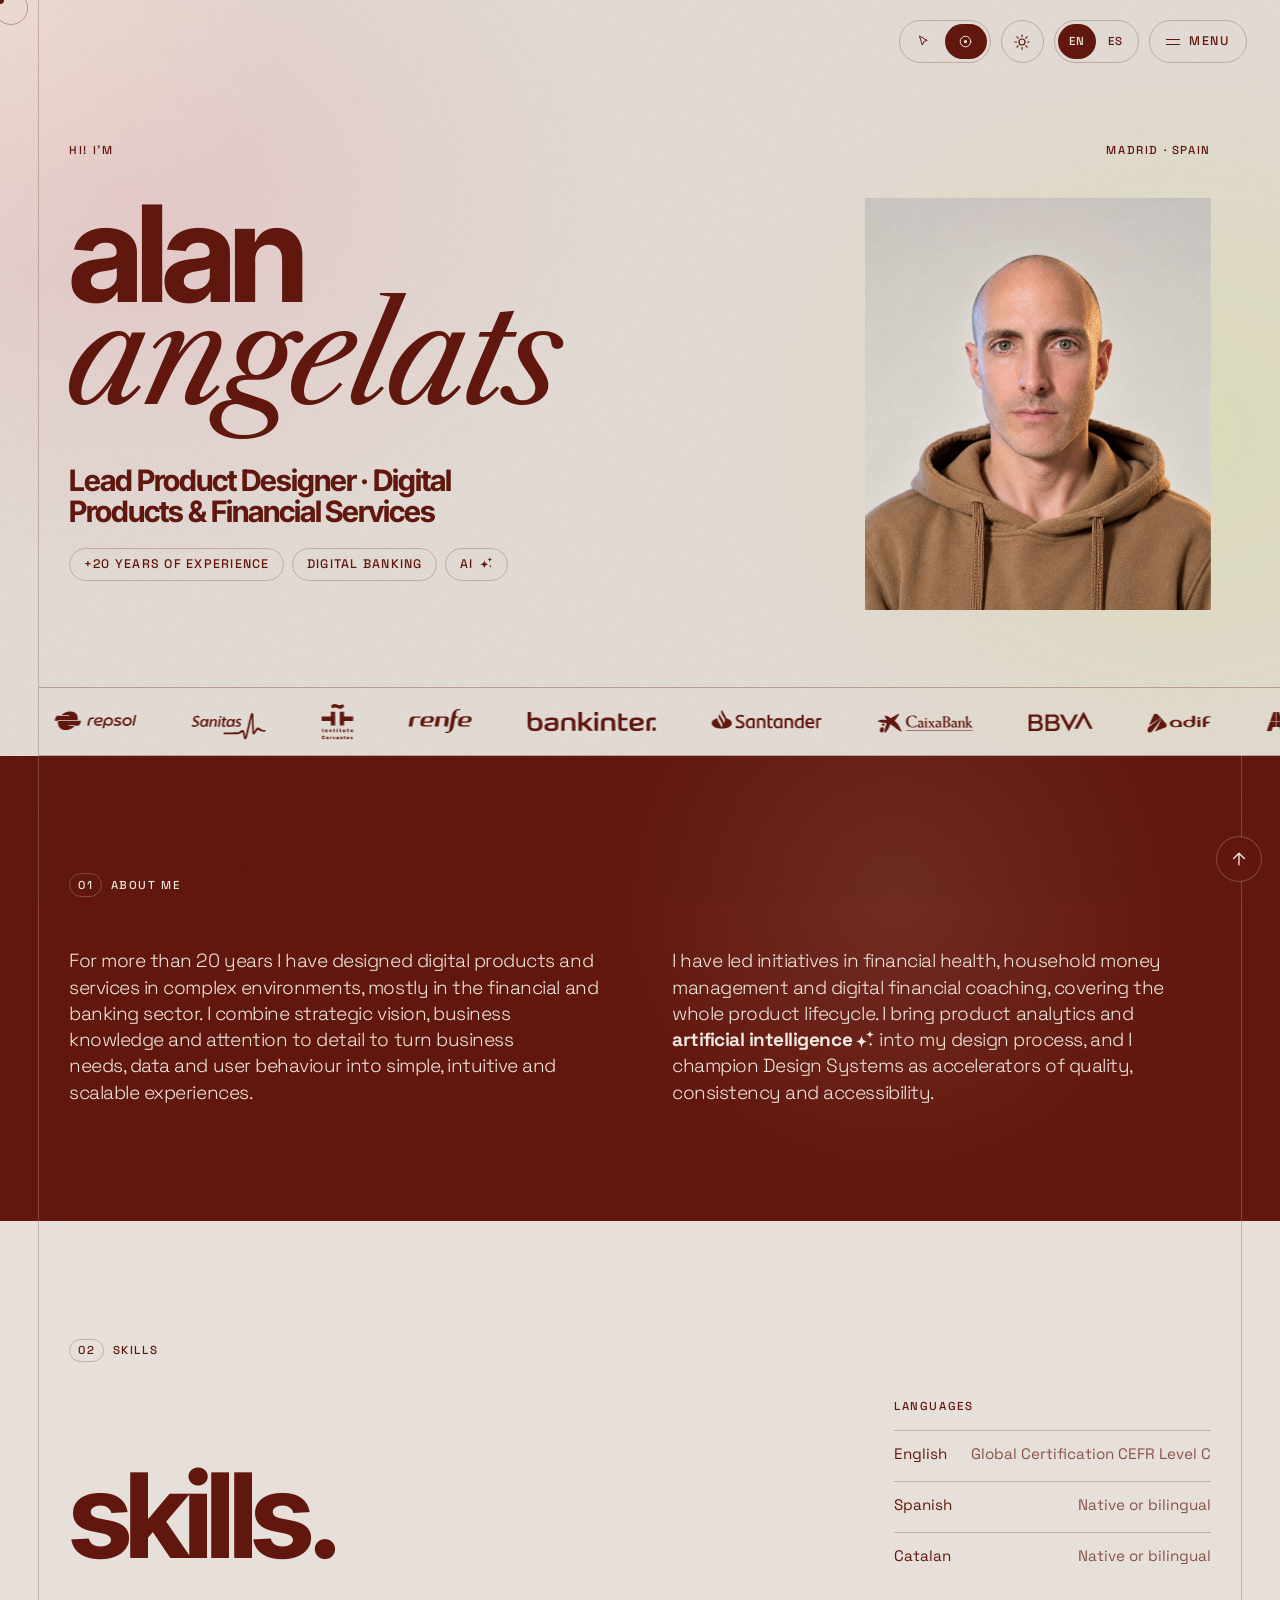
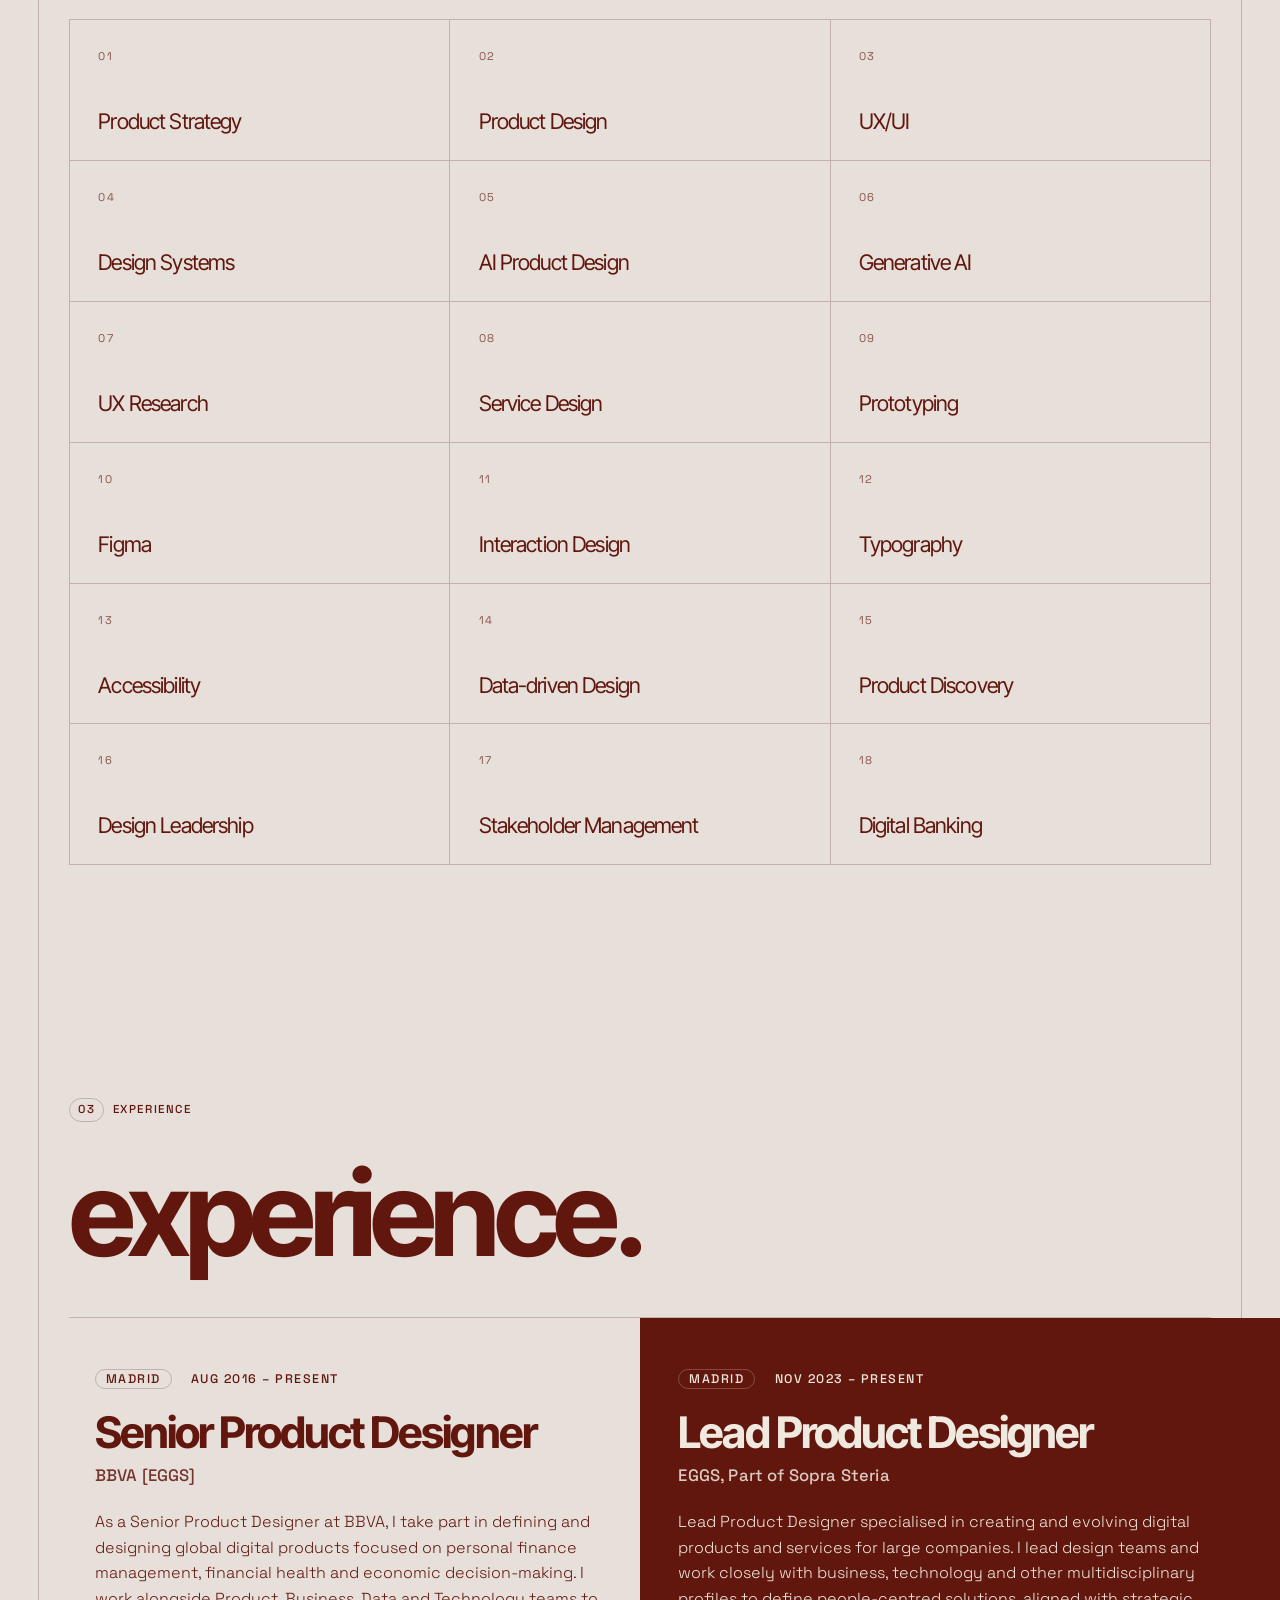
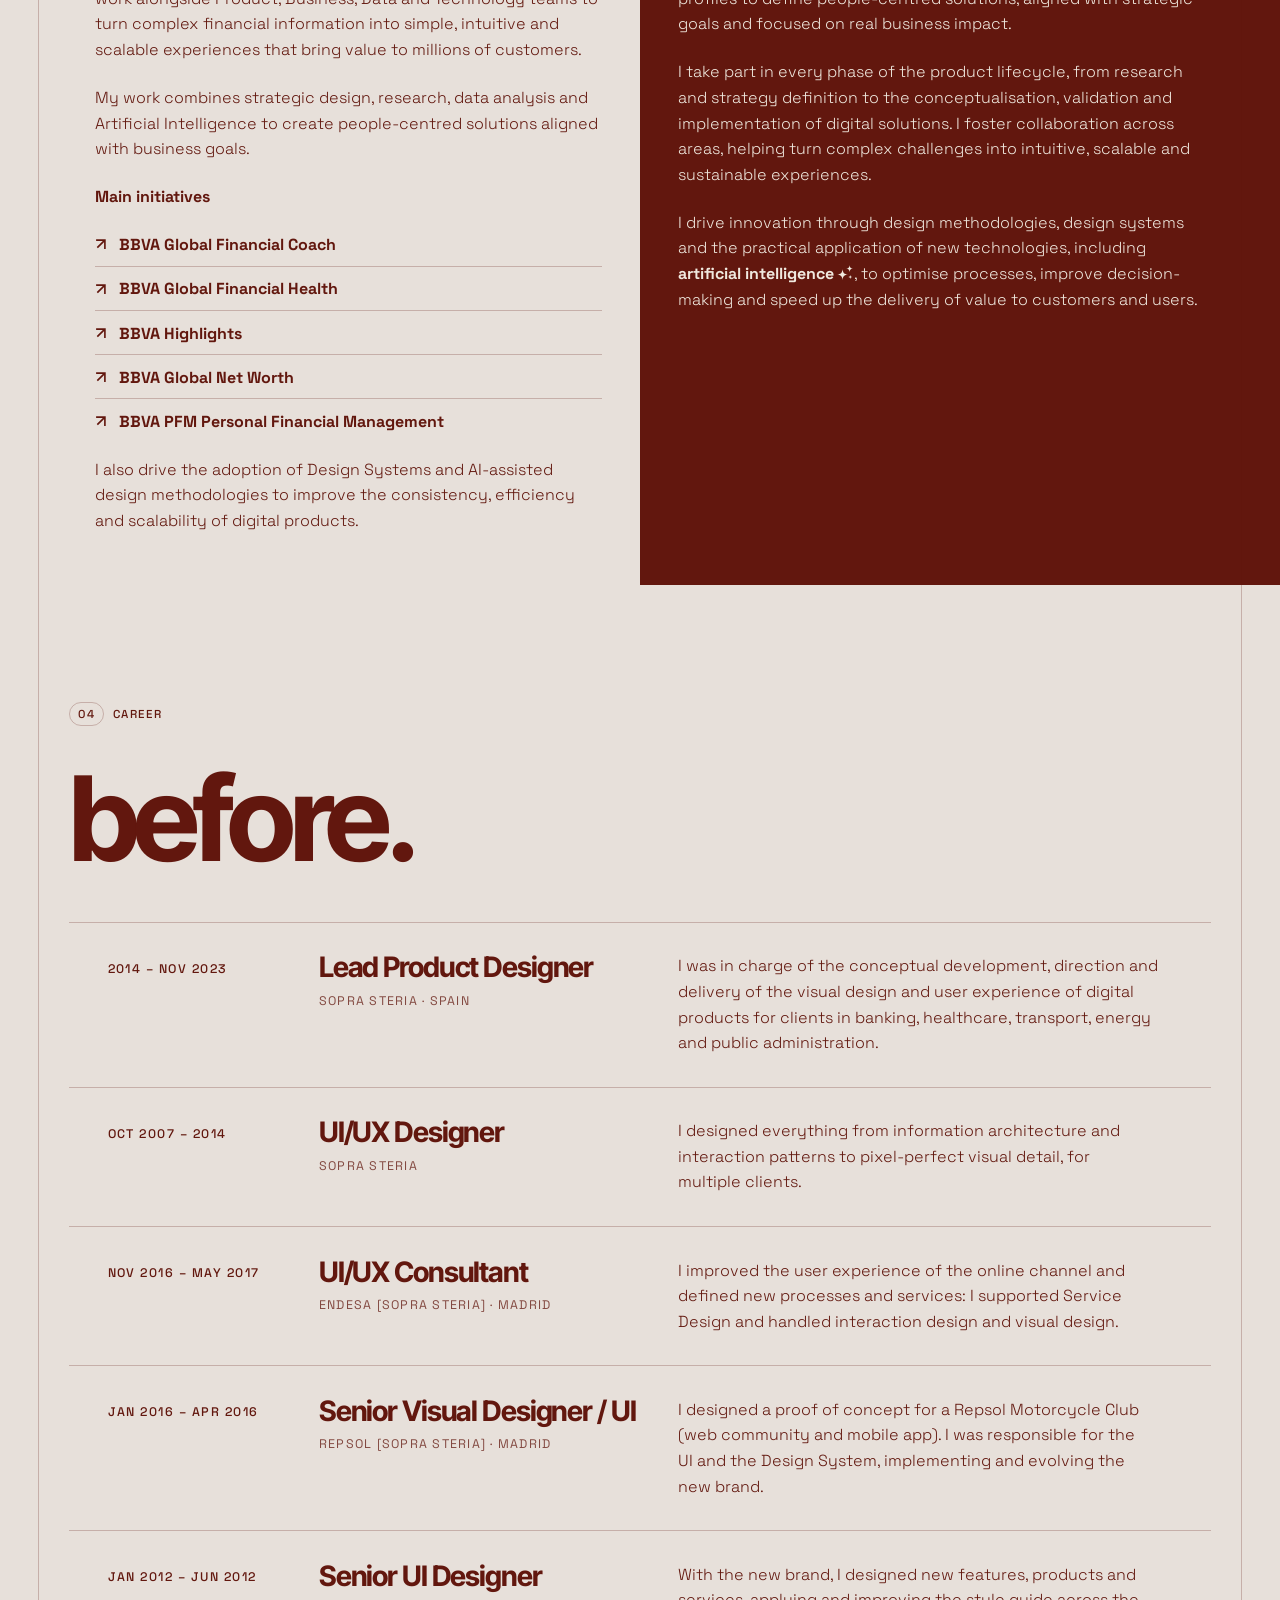
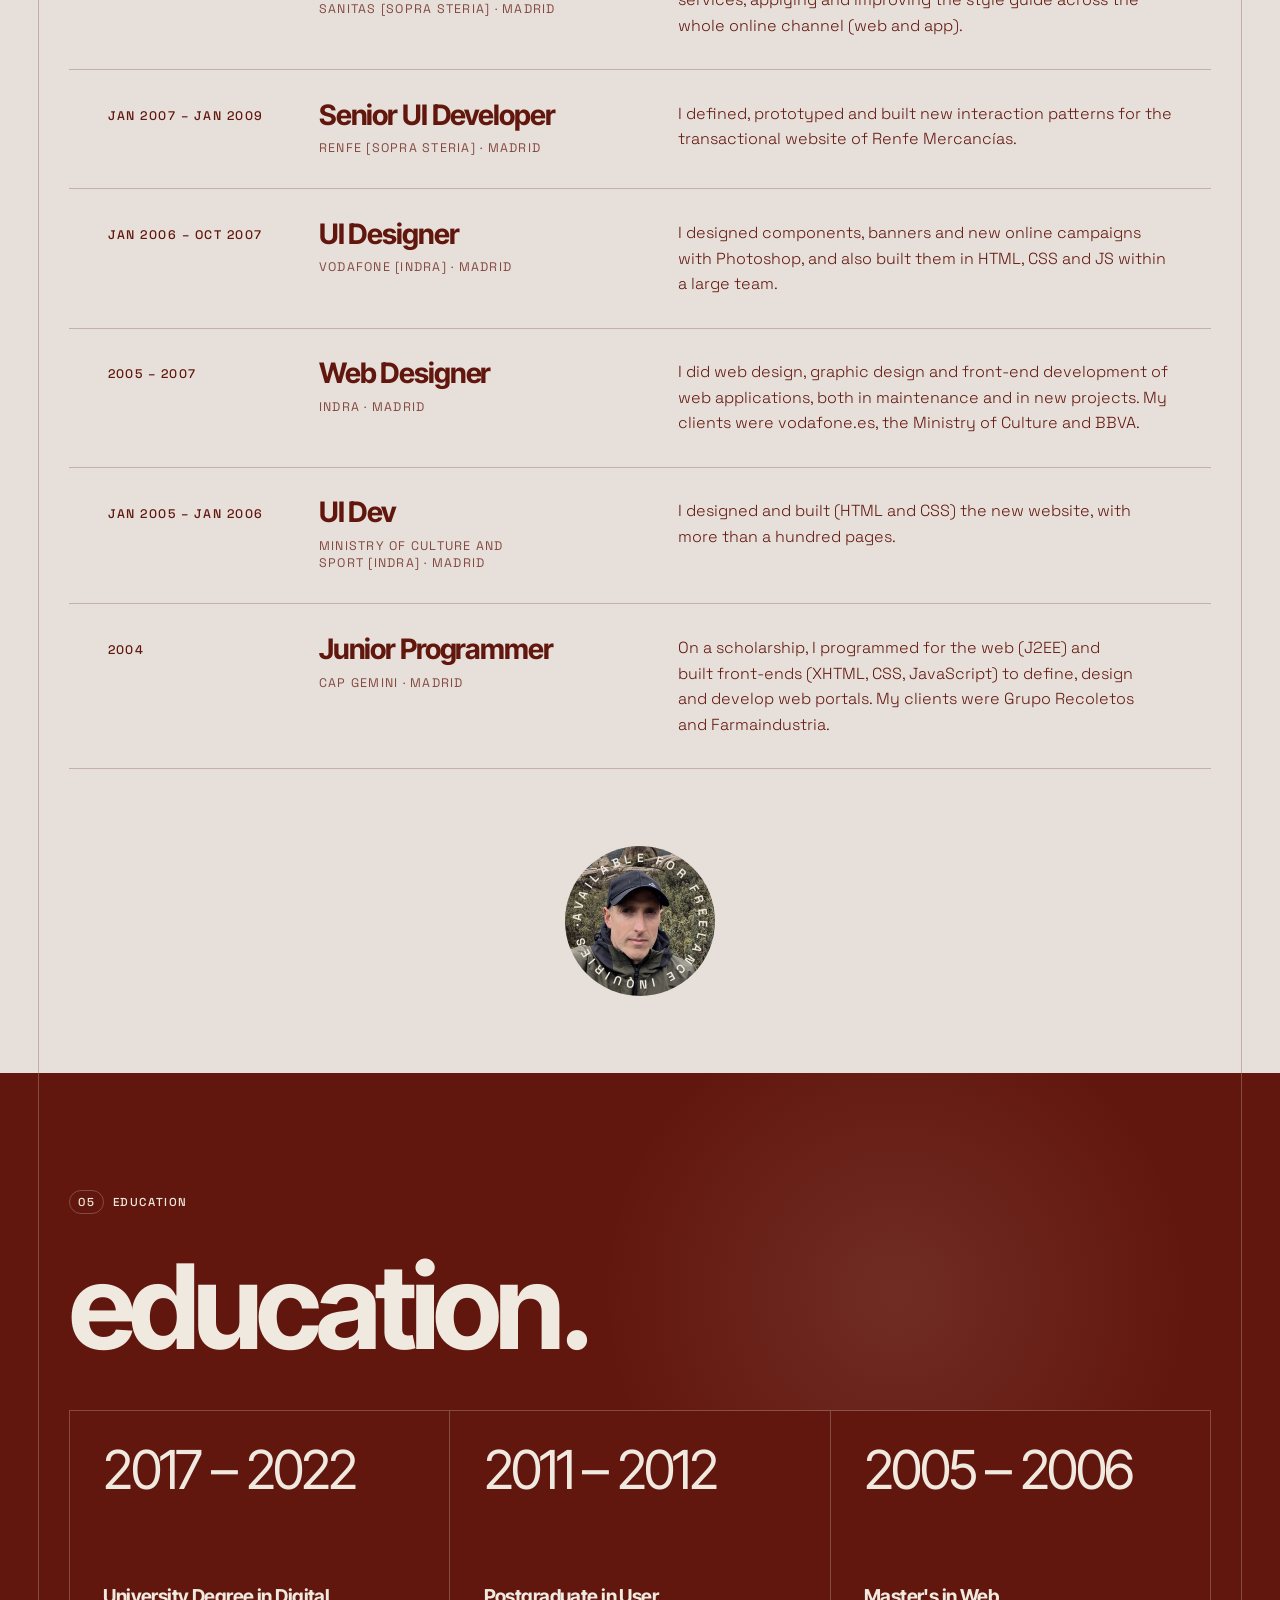
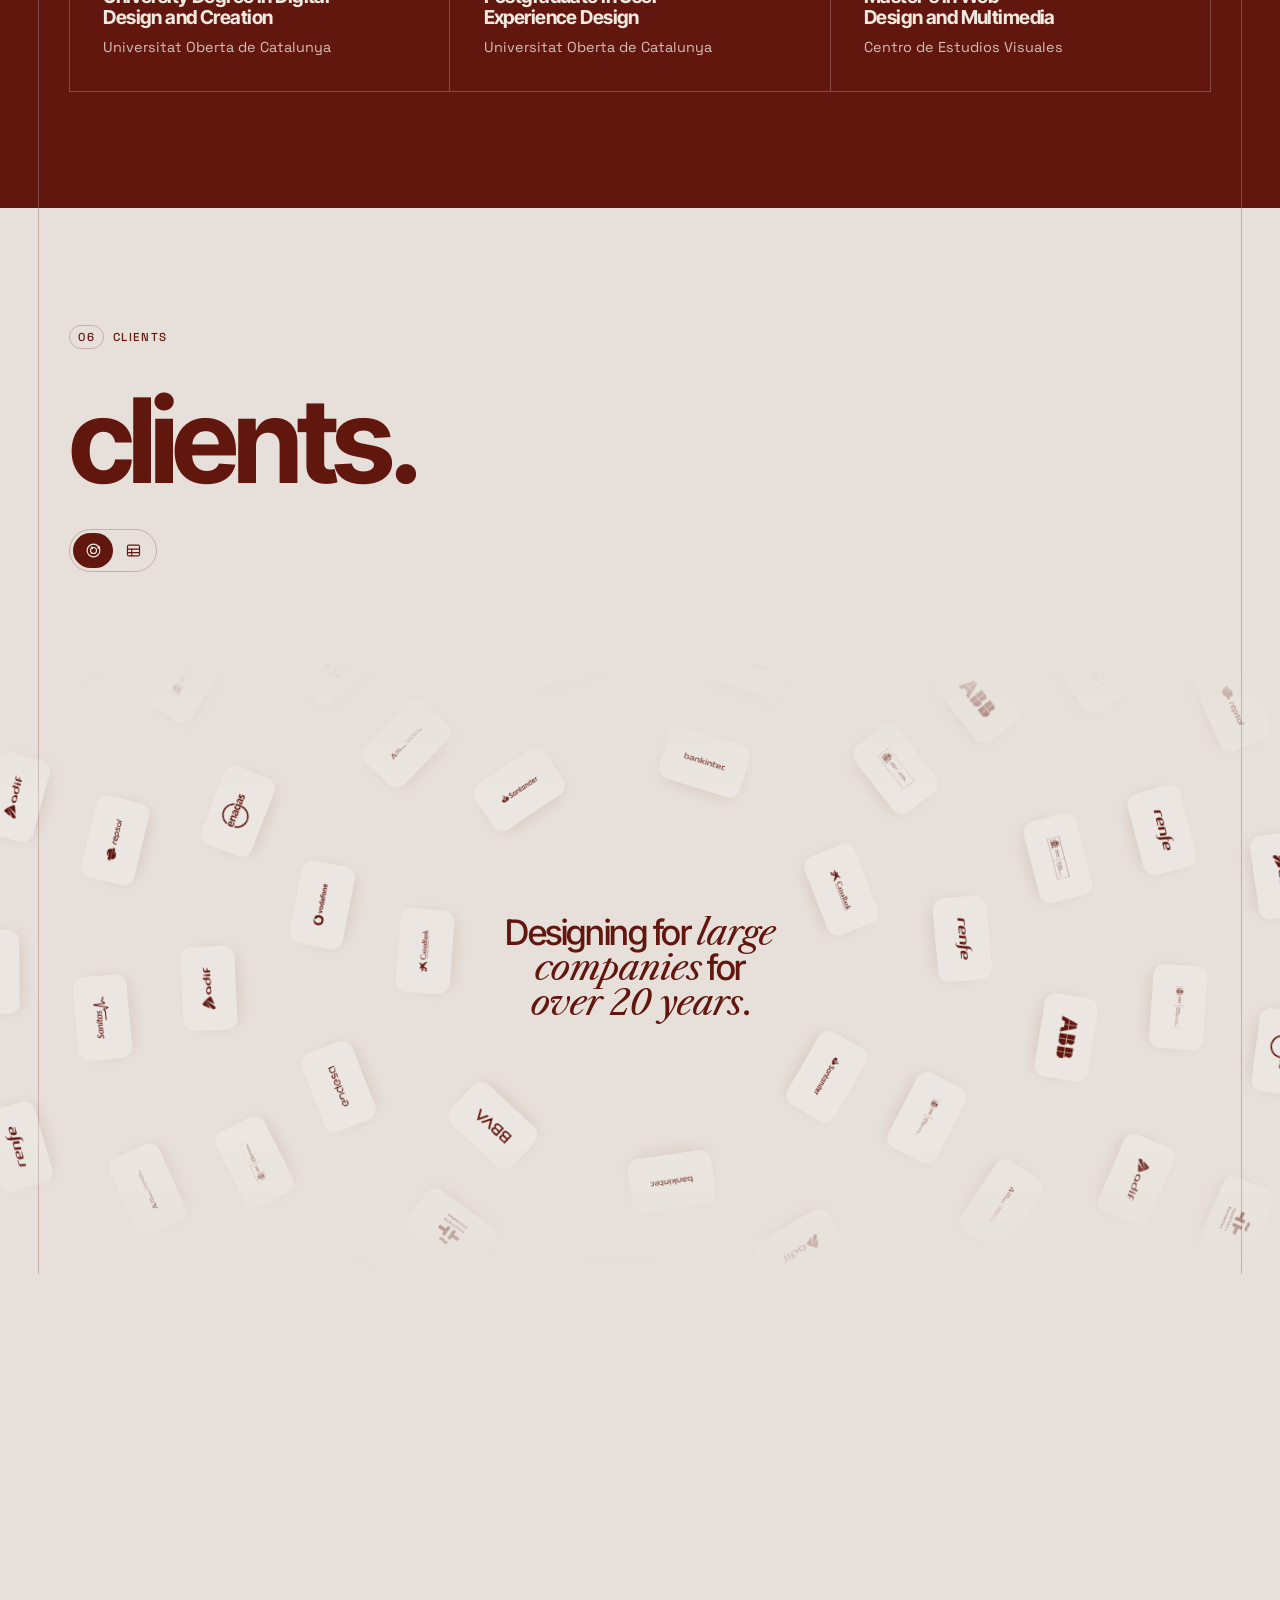
<file: v1/index.html>
<!doctype html>
<html lang="en" translate="no">
<head>
<meta charset="utf-8">
<meta name="viewport" content="width=device-width,initial-scale=1,viewport-fit=cover">
<meta name="google" content="notranslate">
<meta name="color-scheme" content="light dark" id="mcs">
<meta name="description" content="Lead Product Designer in Madrid with 20+ years designing digital banking and financial products, with AI and Design Systems. Experience, skills and clients.">
<meta name="author" content="Alan Angelats">
<meta name="robots" content="noindex,follow">
<link rel="canonical" href="https://alanangelats.github.io/">
<meta property="og:type" content="website">
<meta property="og:site_name" content="Alan Angelats">
<meta property="og:title" content="Alan Angelats | Lead Product Designer in Madrid · Digital Banking &amp; AI">
<meta property="og:description" content="Lead Product Designer in Madrid with 20+ years designing digital banking and financial products, with AI and Design Systems. Experience, skills and clients.">
<meta property="og:url" content="https://alanangelats.github.io/">
<meta property="og:image" content="https://alanangelats.github.io/og-image.jpg">
<meta property="og:image:width" content="1200">
<meta property="og:image:height" content="630">
<meta property="og:image:alt" content="Alan Angelats, Lead Product Designer in Madrid">
<meta property="og:locale" content="en_US">
<meta property="og:locale:alternate" content="es_ES">
<meta name="twitter:card" content="summary_large_image">
<meta name="twitter:title" content="Alan Angelats | Lead Product Designer in Madrid · Digital Banking &amp; AI">
<meta name="twitter:description" content="Lead Product Designer in Madrid with 20+ years designing digital banking and financial products, with AI and Design Systems. Experience, skills and clients.">
<meta name="twitter:image" content="https://alanangelats.github.io/og-image.jpg">
<link rel="preload" as="image" href="foto.webp" type="image/webp" fetchpriority="high">
<script type="application/ld+json">{"@context":"https://schema.org","@graph":[{"@type":"WebSite","@id":"https://alanangelats.github.io/#website","url":"https://alanangelats.github.io/","name":"Alan Angelats","inLanguage":["en","es"],"publisher":{"@id":"https://alanangelats.github.io/#alan"}},{"@type":"ProfilePage","@id":"https://alanangelats.github.io/#profile","url":"https://alanangelats.github.io/","name":"Alan Angelats | Lead Product Designer in Madrid · Digital Banking & AI","description":"Lead Product Designer in Madrid with 20+ years designing digital banking and financial products, with AI and Design Systems. Experience, skills and clients.","inLanguage":"en","dateModified":"2026-10-11","isPartOf":{"@id":"https://alanangelats.github.io/#website"},"mainEntity":{"@id":"https://alanangelats.github.io/#alan"}},{"@type":"Person","@id":"https://alanangelats.github.io/#alan","name":"Alan Angelats","url":"https://alanangelats.github.io/","image":"https://alanangelats.github.io/foto.jpg","jobTitle":"Lead Product Designer","description":"Lead Product Designer in Madrid with 20+ years designing digital banking and financial products, with AI and Design Systems. Experience, skills and clients.","mainEntityOfPage":{"@id":"https://alanangelats.github.io/#profile"},"sameAs":["https://www.linkedin.com/in/alanangelats"],"address":{"@type":"PostalAddress","addressLocality":"Madrid","addressCountry":"ES"},"worksFor":{"@type":"Organization","name":"EGGS, Part of Sopra Steria"},"alumniOf":{"@type":"CollegeOrUniversity","name":"Universitat Oberta de Catalunya"},"knowsLanguage":["English","Spanish","Catalan"],"knowsAbout":["Product Design","UX/UI","Design Systems","AI Product Design","UX Research","Service Design","Digital Banking","Financial Services","Personal Finance","Financial Health","Financial Coaching","Accessibility"]}]}</script>
<meta name="theme-color" content="#E7E0DA" id="mtc">
<link rel="icon" href="../favicon.svg" type="image/svg+xml">
<link rel="icon" href="../favicon.ico" sizes="48x48">
<link rel="icon" href="../favicon-32.png" sizes="32x32" type="image/png">
<link rel="icon" href="../favicon-16.png" sizes="16x16" type="image/png">
<link rel="apple-touch-icon" href="../apple-touch-icon.png">
<link rel="manifest" href="../manifest.webmanifest">
<title>Alan Angelats | Lead Product Designer in Madrid · Digital Banking &amp; AI</title>
<link rel="preconnect" href="https://fonts.googleapis.com">
<link rel="preconnect" href="https://fonts.gstatic.com" crossorigin>
<link rel="stylesheet" href="https://fonts.googleapis.com/css2?family=Inter+Tight:wght@300..800&family=Space+Grotesk:wght@300..700&display=swap">
<script>(function(){var r=document.documentElement,d=false;try{var t=localStorage.getItem("theme");d=t?t=="dark":matchMedia("(prefers-color-scheme:dark)").matches}catch(e){}
if(d)r.dataset.theme="dark";window.__tc=function(){var x=r.dataset.theme==="dark",m=document.getElementById("mtc");if(m)m.setAttribute("content",x?"#140B09":"#E7E0DA")};document.addEventListener("DOMContentLoaded",window.__tc)})()</script>
<style>
/* Concepto: editorial de retícula fina. Hueso y rojo oxblood alternan por secciones, titulares gigantes en minúscula, líneas de 1px, grano sutil. */
:root{
  --bone:#E7E0DA;
  --oxblood:#62170E;
  --hueso:#F0E9DF;
  --display:'Inter Tight','Helvetica Neue',Arial,sans-serif;
  --body:'Space Grotesk','Helvetica Neue',Arial,sans-serif;
  --gut:clamp(10px,3vw,48px);
  --wp:calc(var(--gut) + clamp(14px,2.4vw,36px));
  --h:clamp(3.1rem,11.5vw,12rem);
  --ease:cubic-bezier(.2,.7,.1,1);
  color-scheme:light;
}
*{box-sizing:border-box}
html{scroll-behavior:smooth;overflow-x:clip;-webkit-text-size-adjust:100%}
html.lock{overflow:hidden}
body{margin:0;background:transparent;color:var(--oxblood);font-family:var(--body);font-weight:400;font-size:clamp(1rem,1.05vw,1.1rem);line-height:1.6;overflow-x:clip;-webkit-font-smoothing:antialiased}
body::after{content:"";position:fixed;inset:0;pointer-events:none;z-index:90;opacity:.13;mix-blend-mode:multiply;
  background-image:url("data:image/svg+xml;utf8,<svg xmlns='http://www.w3.org/2000/svg' width='220' height='220'><filter id='n'><feTurbulence type='fractalNoise' baseFrequency='1.1' numOctaves='2' stitchTiles='stitch'/><feColorMatrix values='0 0 0 0 .3 0 0 0 0 .2 0 0 0 0 .15 0 0 0 .9 0'/></filter><rect width='100%' height='100%' filter='url(%23n)'/></svg>")}
a{color:inherit}
p{margin:0}
h1,h2,h3{margin:0;font-family:var(--display);font-weight:700;letter-spacing:-.05em;line-height:.9;text-transform:lowercase;text-wrap:balance}
:focus-visible{outline:2px solid currentColor;outline-offset:3px}
.sr{position:absolute;width:1px;height:1px;overflow:hidden;clip:rect(0 0 0 0);white-space:nowrap}

.sec{position:relative;padding-block:clamp(56px,9vw,140px);--line:color-mix(in srgb,currentColor 24%,transparent)}
.sec::before,.sec::after{content:"";position:absolute;top:0;bottom:0;width:1px;background:var(--line);pointer-events:none}
.sec::before{left:var(--gut)}.sec::after{right:var(--gut)}
.hero::after{display:none}
.bone{background:transparent;color:var(--oxblood)}
body::before{content:"";position:fixed;inset:0;z-index:-1;pointer-events:none;background:radial-gradient(ellipse 55vw 60vh at 10% 22%,rgba(236,150,172,.25),transparent 70%),radial-gradient(ellipse 50vw 62vh at 92% 48%,rgba(205,228,110,.25),transparent 70%),var(--bone)}
.red{background:var(--oxblood);color:var(--hueso)}
@property --sa{syntax:'<number>';inherits:false;initial-value:1}
html.touch .spot:not(.ov),html.touch .sec.bone,html.touch .panel.eggs{--sa:0;transition:--sa .7s ease}
html.touch .ov.spot{--sa:0}
.sec.bone{background-image:radial-gradient(circle 420px at var(--mx,-999px) var(--my,-999px),rgba(255,237,217,calc(.42*var(--sa))),transparent 70%)}
.red.spot,.ov.spot{background-image:radial-gradient(circle 420px at var(--mx,70%) var(--my,30%),rgba(240,233,223,calc(.10*var(--sa))),transparent 70%)}
.wrap{padding-inline:var(--wp);max-width:1900px;margin-inline:auto;position:relative}
.tag{display:inline-flex;gap:.7em;align-items:center;font-size:.72rem;letter-spacing:.14em;text-transform:uppercase;font-weight:500}
.tag b{font-weight:500;border:1px solid color-mix(in srgb,currentColor 24%,transparent);border-radius:99px;padding:.15em .7em}
.rule{height:1px;background:var(--line);transform-origin:left;margin-block:clamp(24px,3vw,44px)}
.big{font-size:var(--h)}

/* reveal */
.pre{opacity:0;transform:translateY(28px)}
.rv{transition:opacity .9s var(--ease),transform .9s var(--ease);transition-delay:var(--d,0s)}
.pre.rule{opacity:1;transform:scaleX(0)}
.rv.in{opacity:1;transform:none}

/* header */
.hd{position:fixed;top:calc(env(safe-area-inset-top,0px) + 10px);left:10px;right:10px;z-index:92;display:flex;justify-content:space-between;align-items:center;
  padding:9px 22px;border-radius:20px;border:1px solid transparent;color:var(--oxblood);background:rgba(231,224,218,0);transition:color .4s,background .4s,backdrop-filter .4s,border-color .4s,box-shadow .4s}
.hd.show{background:transparent;border-color:transparent;-webkit-backdrop-filter:blur(14px);backdrop-filter:blur(14px);box-shadow:0 12px 32px -12px rgba(0,0,0,.28)}
.hd[data-tone=red]{color:var(--hueso)}
.brand{font-family:var(--display);font-weight:400;letter-spacing:.08em;font-size:1.25rem;text-decoration:none;text-transform:none;opacity:0;transform:translateY(-6px);transition:.5s var(--ease)}
.hd.show .brand{opacity:1;transform:none}
.menu-btn{font:500 .78rem/1 var(--body);letter-spacing:.14em;text-transform:uppercase;background:transparent;color:inherit;border:1px solid color-mix(in srgb,currentColor 24%,transparent);border-radius:99px;padding:1.16em 1.3em;cursor:pointer;display:inline-flex;gap:.7em;align-items:center;transition:transform .3s var(--ease),background .3s}
.menu-btn i{width:14px;height:6px;border-block:1.5px solid currentColor;display:block}
.ov{position:fixed;inset:0;z-index:95;background:var(--oxblood);color:var(--hueso);clip-path:circle(0 at var(--ox,calc(100% - 70px)) var(--oy,34px));transition:clip-path .7s var(--ease),visibility 0s .7s,--sa .7s ease;padding:calc(env(safe-area-inset-top,0px) + 90px) var(--wp) 40px;display:flex;flex-direction:column;justify-content:center;overflow:auto;visibility:hidden}
.ov.open{clip-path:circle(var(--r,160%) at var(--ox,calc(100% - 70px)) var(--oy,34px));visibility:visible;transition:clip-path .8s var(--ease),visibility 0s 0s,--sa .7s ease}
.ov a{display:flex;gap:1rem;align-items:baseline;font-family:var(--display);font-weight:700;letter-spacing:-.05em;text-transform:lowercase;font-size:clamp(2.2rem,7vw,5.5rem);line-height:1.08;text-decoration:none;border-bottom:1px solid color-mix(in srgb,var(--hueso) 24%,transparent);padding-block:.12em;transition:padding .4s var(--ease),opacity .3s}
.ov a small{font:500 .75rem var(--body);letter-spacing:.12em;opacity:.7;min-width:2.2em}
.ov:hover a{opacity:.45}.ov a:hover{opacity:1;padding-left:1.2rem}
.ov .ov-wa{position:fixed;right:max(18px,env(safe-area-inset-right,0px));bottom:calc(env(safe-area-inset-bottom,0px) + 18px);display:flex;align-items:center;justify-content:center;width:58px;height:58px;margin:0;padding:0;border:1px solid var(--hueso);border-radius:50%;background:var(--hueso);color:var(--oxblood);opacity:1;font-size:1rem;letter-spacing:0;box-shadow:0 10px 30px rgba(240,233,223,.2),0 2px 10px rgba(240,233,223,.12);transition:transform .45s cubic-bezier(.34,1.56,.64,1),background .3s,color .3s}
.ov .ov-wa svg{width:28px;height:28px;fill:currentColor;display:block}
.ov:hover .ov-wa,.ov .ov-wa:hover{opacity:1;padding:0}
.ov .ov-wa:hover{background:var(--oxblood);color:var(--hueso);transform:scale(1.08)}
.ov .btn-close{position:absolute;top:calc(env(safe-area-inset-top,0px) + 12px);right:var(--wp)}


/* idioma */
.hd-r{display:flex;gap:10px;align-items:center}
.lang{position:relative;display:inline-flex;padding:3px;border:1px solid color-mix(in srgb,var(--oxblood) 24%,transparent);background:transparent;color:var(--oxblood);border-radius:99px;transition:border-color .4s,color .4s;cursor:pointer;font:500 .72rem/1 var(--body);letter-spacing:.14em}
.lang .th{position:absolute;top:3px;bottom:3px;left:3px;width:calc(50% - 3px);background:var(--oxblood);border-radius:99px;transition:transform .55s var(--ease),background .4s}
.lang[data-lang=es] .th{transform:translateX(100%)}
.lang.nt .th{transition:none}
.lang .o{position:relative;z-index:1;flex:1;padding:1em .95em;text-align:center;transition:color .4s}
.hd[data-tone=red] .lang{border-color:color-mix(in srgb,var(--hueso) 24%,transparent);color:var(--hueso)}
.hd[data-tone=red] .lang .th{background:var(--hueso)}
.hd[data-tone=red] .lang[data-lang=en] .o:nth-child(2),.hd[data-tone=red] .lang[data-lang=es] .o:nth-child(3){color:var(--oxblood)}
.lang[data-lang=en] .o:nth-child(2),.lang[data-lang=es] .o:nth-child(3){color:var(--hueso)}

/* hero */
.hero{padding-top:clamp(96px,11vw,150px);padding-bottom:0;overflow:hidden}
.hello .tag b{border:0;padding:0;border-radius:0}
.hello{display:flex;gap:1rem;justify-content:space-between;flex-wrap:wrap;margin-bottom:clamp(8px,1.5vw,20px)}
.name{container-type:inline-size;position:relative}
.name h1{font-weight:700;font-size:22.5cqi;line-height:.68;white-space:nowrap}
.ln{display:block;overflow:hidden;padding:.16em 0 .34em;margin:-.16em 0 -.34em}
.ln+.ln{margin-top:-.26em}
.ln>span{display:inline-block;animation:up 1.2s var(--ease) both;animation-delay:var(--d,.1s)}
@keyframes up{from{transform:translateY(105%)}to{transform:none}}
.copy{display:inline-block;width:.31em;height:.31em;vertical-align:baseline;margin-left:.05em;transform:rotate(var(--r,0deg))}
.copy svg{width:100%;height:100%;display:block;fill:none;stroke:currentColor}
.hero-row{display:grid;grid-template-columns:1fr minmax(240px,27vw);gap:clamp(24px,4vw,64px);align-items:center}
.hero-main{display:flex;flex-direction:column;gap:clamp(28px,4vw,56px);min-width:0}
.role{max-width:none}
.pills{max-width:none}
.role p{max-width:17em}
.role p{font-family:var(--display);font-weight:700;letter-spacing:-.035em;line-height:1.02;font-size:clamp(1.35rem,2.3vw,2.2rem);text-transform:none}
.pills{display:flex;flex-wrap:wrap;gap:.5rem;margin-top:1.4rem}
.pill{border:1px solid color-mix(in srgb,currentColor 24%,transparent);border-radius:99px;padding:.45em 1.1em;font-size:.78rem;letter-spacing:.1em;text-transform:uppercase;font-weight:500}
.photo{position:relative;z-index:91;aspect-ratio:4/5;background:transparent;animation:reveal 1.5s var(--ease) .3s both}
.photo{perspective:1400px}
.flip{position:absolute;inset:0;transform-style:preserve-3d;transition:transform 1.1s cubic-bezier(.65,0,.2,1)}
.pf{position:absolute;inset:0;overflow:hidden;backface-visibility:hidden;-webkit-backface-visibility:hidden}
.pf picture{display:contents}
.pf.pb{inset:auto 0;top:50%;aspect-ratio:1120/1049;transform:translateY(-50%) rotateY(180deg)}
.pf.pb img{position:absolute;inset:0;width:100%;height:100%;object-fit:cover;display:block;transform:none}
.photo.flipped .flip{transform:rotateY(180deg)}
.pf{transition:visibility 0s .55s}.pf.pb{visibility:hidden}
.photo.flipped .pf:not(.pb){visibility:hidden}.photo.flipped .pf.pb{visibility:visible}
.pcap{position:absolute;left:0;right:0;top:calc(87.5% + 16px);margin:0;font:500 .72rem/1.4 var(--body);letter-spacing:.14em;text-transform:uppercase;color:var(--oxblood);opacity:0;transform:translateY(8px);transition:opacity .35s,transform .35s;pointer-events:none}
.photo.flipped .pcap{opacity:1;transform:none;transition:opacity .6s .55s,transform .6s .55s var(--ease)}
.photo.sw .pf{animation:pshade 1.1s ease-in-out}
@keyframes pshade{0%,100%{filter:drop-shadow(0 0 0 rgba(0,0,0,0))}50%{filter:drop-shadow(0 28px 34px rgba(98,23,14,.5)) drop-shadow(0 6px 10px rgba(98,23,14,.32))}}
@media (prefers-reduced-motion:reduce){.flip{transition-duration:.01s}.photo.sw .pf{animation:none}}
.photo img{position:absolute;inset:-6% 0;width:100%;height:112%;object-fit:cover;object-position:50% 20%;display:block;will-change:transform;transform:translateY(var(--py,0px))}
@keyframes reveal{from{clip-path:inset(100% 0 0 0);opacity:0}to{opacity:1;clip-path:inset(20px -120px -160px -120px)}}
.marq{margin-top:clamp(40px,6vw,90px);border-block:1px solid var(--line);overflow:hidden;--line:color-mix(in srgb,currentColor 30%,transparent)}
.track{display:flex;width:max-content;will-change:transform}
.track span{font-family:var(--display);font-weight:400;letter-spacing:-.03em;text-transform:uppercase;font-size:clamp(.8rem,1.36vw,1.28rem);padding:1.15em 0;white-space:nowrap;display:inline-flex;align-items:center}
.track .lg{height:1.1em;fill:currentColor;display:block;overflow:visible}
.track .lg-sanitas{width:4.248em;height:1.54em}.track .lg-endesa{width:5.476em}.track .lg-repsol{width:4.7em}.track .lg-vodafone{width:4.436em}.track .lg-adif{width:3.616em}.track .lg-renfe{width:3.62em;height:1.386em}.track .lg-abb{width:2.873em}.track .lg-enagas{width:2.55em;height:1.991em}.track .lg-bbva{width:3.675em}.track .lg-caixabank{width:5.465em}.track .lg-santander{width:6.314em}.track .lg-bankinter{width:7.373em}.track .lg-trabajo{width:6.108em;height:1.848em}.track .lg-justicia{width:6.685em;height:1.738em}.track .lg-mcd{width:5.855em;height:1.947em}.track .lg-junta{width:9.092em}.track .lg-cervantes{width:1.822em;height:2.035em}
.track .lg-sanitas{transform:translateY(0.273em)}.track .lg-repsol{transform:translateY(-0.049em)}.track .lg-vodafone{transform:translateY(0.054em)}.track .lg-adif{transform:translateY(0.086em)}.track .lg-caixabank{transform:translateY(0.102em)}.track .lg-santander{transform:translateY(-0.14em)}.track .lg-trabajo{transform:translateY(0.003em)}.track .lg-justicia{transform:translateY(0.005em)}.track .lg-mcd{transform:translateY(0.004em)}.track .lg-junta{transform:translateY(0.018em)}
#ctrack span::after{display:none}#ctrack span{margin-inline-end:3.2em;padding-block:.9em}
.track span::after{content:"";width:.5em;height:.5em;border:1.5px solid currentColor;border-radius:50%;margin-inline:1.6em}

.mq2{padding-block:0}
.mq2 .marq{margin:0;border-top:0}
.mq2 .track{transform:translate3d(0,0,0)}
.mq2 .marq{cursor:grab;touch-action:pan-y;user-select:none;-webkit-user-select:none}
.mq2 .marq.drag{cursor:grabbing}
.mq2 .track{width:max-content}
.hero .mq2 .marq{margin-top:clamp(40px,6vw,90px);margin-left:calc(var(--gut) + 1px);border-top:1px solid var(--line)}

/* intro */
.cols{display:grid;grid-template-columns:1fr 1fr;gap:clamp(24px,5vw,90px)}
.intro .lead{font-size:clamp(1.008rem,1.485vw,1.44rem);line-height:1.38;font-weight:300;letter-spacing:-.025em;max-width:34em;text-wrap:pretty}
.intro .tagrow{margin-bottom:clamp(28px,4vw,56px)}
b.ai{font-weight:700;white-space:nowrap}
.sp{display:inline-block;width:1.05em;height:1.05em;vertical-align:-.14em;fill:currentColor;margin-left:.15em;overflow:visible}
.sp path{transform-box:fill-box;transform-origin:center;animation:tw 2.4s ease-in-out infinite}
.sp .s2{animation-delay:.8s}
.sp .s3{animation-delay:1.6s}
@keyframes tw{0%,100%{opacity:.25;transform:scale(.7)}45%{opacity:1;transform:scale(1.22)}60%{opacity:1;transform:scale(1.08)}}

/* skills */
.head2{display:flex;justify-content:space-between;align-items:flex-end;gap:2rem;flex-wrap:wrap}
.langs{display:grid;gap:.9rem;font-size:.95rem;min-width:min(100%,280px)}
.langs h3{font-size:.72rem;font-family:var(--body);font-weight:500;letter-spacing:.14em;text-transform:uppercase;line-height:1;margin-bottom:.2rem}
.langs div{display:flex;justify-content:space-between;gap:1.5rem;border-top:1px solid var(--line);padding-top:.7rem}
.langs em{font-style:normal;opacity:.7;text-align:right}
.grid{display:grid;gap:0;background:transparent;border-top:1px solid var(--line);border-left:1px solid var(--line);margin-top:clamp(32px,4vw,64px)}
.grid>*{background:transparent;box-shadow:inset -1px -1px 0 var(--line);position:relative;overflow:hidden;isolation:isolate}
.red .grid>*{background:var(--oxblood)}
.skills{grid-template-columns:repeat(3,1fr)}
.skills li{list-style:none;padding:clamp(18px,2.2vw,34px);min-height:clamp(96px,11vw,150px);display:flex;flex-direction:column;justify-content:space-between;gap:1.2rem;transition:none}
.skills small,.cl small{font-size:.7rem;letter-spacing:.14em;opacity:.7}
.skills strong{font-family:var(--display);font-weight:400;letter-spacing:-.04em;font-size:clamp(1rem,1.68vw,1.6rem);line-height:1}
@property --x{syntax:'<length-percentage>';inherits:false;initial-value:-120px}
@property --d{syntax:'<length>';inherits:false;initial-value:120px}
.wv{position:absolute;inset:0;background:rgba(98,23,14,.10);pointer-events:none;z-index:2;user-select:none;
  --x:-120px;--d:120px;
  clip-path:polygon(0 0,var(--x) 0,calc(var(--x) + var(--d)) 100%,0 100%);
  transition:--x .5s cubic-bezier(.5,.05,.25,1),--d .5s cubic-bezier(.5,.05,.25,1)}
.wc{position:absolute;inset:0;color:var(--oxblood)}
.wc>*{position:absolute!important;inset:0;margin:0!important;background:none!important;border-color:transparent!important;color:var(--oxblood)!important;transform:none!important;opacity:1!important;transition:none!important}
.fill:hover>.wv,.roles li:hover>.wv{--x:calc(100% + 1px);--d:0px}
ul.skills,ul.clients{padding:0;margin-bottom:0}

/* experience */
.xp{display:grid;grid-template-columns:1fr 1fr;border-top:1px solid var(--line);margin-top:clamp(32px,4vw,64px)}
.panel{padding:clamp(28px,4vw,64px) clamp(0px,2vw,32px);display:flex;flex-direction:column;gap:1.4rem;position:relative}
.panel.eggs{background:radial-gradient(circle 420px at var(--mx,-999px) var(--my,-999px),rgba(240,233,223,calc(.10*var(--sa))),transparent 70%),var(--oxblood);color:var(--hueso);padding-inline:clamp(20px,3vw,48px);margin-right:calc(var(--wp)*-1);padding-right:var(--wp);--line:color-mix(in srgb,currentColor 24%,transparent)}
.panel.bbva{padding-right:clamp(20px,3vw,48px)}
.panel h3{font-size:clamp(1.9rem,3.4vw,3.2rem);line-height:.98;text-transform:none;letter-spacing:-.045em}
.meta{display:flex;flex-wrap:wrap;align-items:center;line-height:1;gap:.4rem 1.2rem;font-size:.78rem;letter-spacing:.12em;text-transform:uppercase;font-weight:500}
.meta span:first-child{border:1px solid color-mix(in srgb,currentColor 24%,transparent);border-radius:99px;padding:.2em .8em}
.panel p{max-width:36em;font-weight:300;font-size:clamp(1rem,1.15vw,1.12rem);text-wrap:pretty}
.panel .lbl{font-weight:700}
.panel h3 .co{display:block;margin-top:.7rem;font-family:var(--body);font-weight:500;font-size:clamp(1rem,1.3vw,1.25rem);line-height:1.3;letter-spacing:.01em;opacity:.85}
.arrows{list-style:none;padding:0;margin:0;display:grid;gap:.5rem}
.arrows li{display:flex;gap:.8rem;align-items:flex-start;font-weight:700;border-top:1px solid var(--line);padding-top:.6rem}
.arrows li::before,.ar::before{content:"";flex:none;width:.7em;height:.7em;margin-top:.45em;background:currentColor;
  -webkit-mask:url("data:image/svg+xml;utf8,<svg xmlns='http://www.w3.org/2000/svg' viewBox='0 0 10 10' fill='none' stroke='black' stroke-width='1.5'><path d='M1 1H9V9M9 1L2.1 7.9'/></svg>") center/contain no-repeat;
  mask:url("data:image/svg+xml;utf8,<svg xmlns='http://www.w3.org/2000/svg' viewBox='0 0 10 10' fill='none' stroke='black' stroke-width='1.5'><path d='M1 1H9V9M9 1L2.1 7.9'/></svg>") center/contain no-repeat;transition:transform .4s var(--ease)}
.arrows li:first-child{border-top:0;padding-top:0}
.arrows li:hover::before{transform:translate(3px,-3px)}

/* earlier roles */
.roles{margin-top:clamp(32px,4vw,64px);border-top:1px solid var(--line);padding:0;list-style:none}
.roles li{display:grid;grid-template-columns:minmax(120px,.7fr) 1.3fr 2fr;gap:clamp(12px,3vw,48px);padding:clamp(20px,2.4vw,36px) clamp(18px,3vw,48px);border-bottom:1px solid var(--line);position:relative;overflow:hidden;isolation:isolate;transition:none}
.roles .dt{font-size:.78rem;letter-spacing:.12em;text-transform:uppercase;font-weight:500;padding-top:.5em}
.roles h3{font-size:clamp(1.4rem,2.2vw,2.1rem);line-height:1;text-transform:none;letter-spacing:-.04em}
.roles h3 span{display:block;font:400 .78rem/1.4 var(--body);letter-spacing:.1em;text-transform:uppercase;margin-top:.7rem;opacity:.75}
.roles p{font-weight:300;max-width:46em;text-wrap:pretty}

/* education */
.edu{grid-template-columns:repeat(3,1fr)}
.edu>div{padding:clamp(20px,2.6vw,40px);display:flex;flex-direction:column;gap:2.4rem;justify-content:space-between;min-height:clamp(200px,22vw,320px)}
.edu .yr{font-family:var(--display);font-weight:400;letter-spacing:-.05em;font-size:clamp(2rem,4.2vw,4.2rem);line-height:.95}
.edu h3{font-size:clamp(1.15rem,1.5vw,1.5rem);line-height:1.1;text-transform:none;letter-spacing:-.03em}
.edu p{font-size:.9rem;opacity:.8;margin-top:.5rem}

/* clients */
.clients{grid-template-columns:repeat(4,1fr)}
.cl{transition:none;list-style:none;padding:clamp(16px,1.8vw,28px);min-height:clamp(88px,9vw,130px);display:flex;flex-direction:column;justify-content:space-between;gap:1rem}
.cl strong{font-family:var(--display);font-weight:400;letter-spacing:-.04em;font-size:clamp(.88rem,1.36vw,1.28rem);line-height:1.05}

/* contact */
.ct{margin-top:clamp(32px,4vw,64px);border-top:1px solid var(--line)}
.row{display:grid;grid-template-columns:minmax(110px,.6fr) 3fr 7.5rem;gap:1rem 2rem;align-items:center;padding:clamp(20px,2.6vw,38px) 0;border-bottom:1px solid var(--line)}
.row dt{font-size:.74rem;letter-spacing:.14em;text-transform:uppercase;font-weight:500;opacity:.8}
.row dd{margin:0;font-family:var(--display);font-weight:400;letter-spacing:-.045em;font-size:clamp(1.35rem,4.2vw,4rem);line-height:1.05;overflow-wrap:anywhere;user-select:all;min-width:0}
@media (min-width:901px){.hero-main .role{margin-top:calc(-1*clamp(14px,2.1vw,44px))}.row dd{font-size:clamp(1.08rem,2.52vw,2.4rem)}.big{font-size:calc(var(--h)*.8)}.name h1{font-size:18cqi}}
.cp{font:500 .74rem/1 var(--body);letter-spacing:.14em;text-transform:uppercase;color:inherit;background:transparent;border:1px solid color-mix(in srgb,currentColor 24%,transparent);border-radius:99px;padding:.9em 1.4em;cursor:pointer;transition:background .3s,color .3s;min-width:7.5em}
.row .cp{width:100%;min-width:0;justify-self:end}
.ln-a{color:inherit;text-decoration:none}
a.cp{display:inline-block;text-align:center;text-decoration:none;box-sizing:border-box}
.cp:hover{background:var(--hueso);color:var(--oxblood)}
.wa{position:fixed;right:max(18px,env(safe-area-inset-right,0px));bottom:calc(env(safe-area-inset-bottom,0px) + 18px);z-index:60;width:58px;height:58px;border-radius:50%;background:var(--hueso);color:var(--oxblood);border:1px solid var(--hueso);display:flex;align-items:center;justify-content:center;box-shadow:0 10px 30px rgba(240,233,223,.2),0 2px 10px rgba(240,233,223,.12);transform:scale(0);pointer-events:none;visibility:hidden;transition:transform .35s cubic-bezier(.5,0,.75,0),visibility 0s .35s,background .3s,color .3s}
.wa.on{transform:scale(1);pointer-events:auto;visibility:visible;transition:transform .6s cubic-bezier(.34,1.56,.64,1),visibility 0s,background .3s,color .3s}
.wa svg{width:28px;height:28px;fill:currentColor;display:block}
.wa:hover,.wa:active{background:var(--oxblood);color:var(--hueso);border-color:var(--hueso)}
.foot{display:flex;justify-content:space-between;align-items:center;flex-wrap:wrap;gap:1.2rem;margin-top:clamp(40px,6vw,90px);font-size:.95rem}
.sig{display:inline-flex;align-items:center;gap:.6rem;font-style:italic;font-weight:300}
.sig img{width:22px;height:22px;display:block}
.top{font-size:.74rem;letter-spacing:.14em;text-transform:uppercase;font-weight:500;text-decoration:none;border:1px solid color-mix(in srgb,currentColor 24%,transparent);border-radius:99px;padding:.9em 1.4em}

/* responsive */
@media (max-width:900px){
  .hero-row{grid-template-columns:1fr}
  .photo{max-width:420px;width:100%}
  /* móvil: la marquesina de logos va por encima de la foto */
  .hero{display:flex;flex-direction:column}
  .hero>.wrap,.hero-row{display:contents}
  .hero .hello{padding-inline:var(--wp)}
  .hero-main{order:1;padding-inline:var(--wp)}
  .hero .mq2{order:2}
  .hero .mq2 .marq{margin-top:clamp(28px,6vw,40px);margin-left:calc(var(--gut) + 1px);border:0}
  .hero .photo{order:3;width:auto;margin:clamp(8px,2vw,14px) var(--wp) clamp(40px,8vw,56px)}
  .hero-main{gap:24px}
  .cols{grid-template-columns:1fr}
  .skills{grid-template-columns:repeat(2,1fr)}
  .xp{grid-template-columns:1fr}
  .panel.eggs{margin-left:calc(var(--wp)*-1);margin-right:calc(var(--wp)*-1);padding-inline:var(--wp)}
  .panel.bbva{padding-right:0}
  .roles li{grid-template-columns:1fr;gap:.6rem}
  .edu{grid-template-columns:1fr}
  .edu>div{min-height:0}
  .clients{grid-template-columns:repeat(2,1fr)}
}
@media (max-width:600px){
  .row{grid-template-columns:1fr auto}
  .row dt{grid-column:1/-1}
  .skills li{min-height:92px}
  .hello{font-size:.9em}
}
@media (prefers-reduced-motion:reduce){
  html{scroll-behavior:auto}
  *,*::before,*::after{animation:none!important;transition-duration:.01s!important}
  .pre{opacity:1;transform:none}
}

/* custom cursor */
body{cursor:none}
.cur{position:fixed;width:8px;height:8px;background:var(--oxblood);border-radius:50%;pointer-events:none;z-index:9999;transform:translate(-50%,-50%);transition:width .3s var(--ease),height .3s var(--ease)}
.cur-ring{position:fixed;width:34px;height:34px;border:1px solid rgba(98,23,14,.35);border-radius:50%;pointer-events:none;z-index:9998;transform:translate(-50%,-50%);transition:width .3s var(--ease),height .3s var(--ease)}
.cur.big{width:12px;height:12px}
.cur-ring.big{width:58px;height:58px}
.red .cur,.cur.onred{background:var(--hueso)}
.red .cur-ring,.cur-ring.onred{border-color:rgba(240,233,223,.4)}
@media(hover:none){.cur,.cur-ring{display:none}body{cursor:auto}}
/* toggle de cursor (solo escritorio): data-lang="es" = cursor personalizado (2a opcion), "en" = cursor normal; reutiliza el estilo de .lang */
.cm .o{display:grid;place-items:center;width:42px;height:35px;padding:0}
.cm svg{width:15px;height:15px;display:block;fill:none;stroke:currentColor;stroke-width:1.6;stroke-linecap:round;stroke-linejoin:round}
html[data-cursor=normal] body{cursor:auto}
html[data-cursor=normal] .cur,html[data-cursor=normal] .cur-ring{display:none}
@media(hover:none){.cm{display:none}}


/* modo oscuro */
html[data-theme=dark]{--bone:#140B09;color-scheme:dark}
html[data-theme=dark] body{color:var(--hueso)}
html[data-theme=dark] .bone{color:var(--hueso)}
html[data-theme=dark] body::after{mix-blend-mode:screen;opacity:.05}
html[data-theme=dark] body::before{background:radial-gradient(ellipse 55vw 60vh at 10% 22%,rgba(150,40,30,.22),transparent 70%),radial-gradient(ellipse 50vw 62vh at 92% 48%,rgba(98,23,14,.28),transparent 70%),var(--bone)}
html[data-theme=dark] .sec.bone{background-image:radial-gradient(circle 420px at var(--mx,-999px) var(--my,-999px),rgba(240,233,223,calc(.06*var(--sa))),transparent 70%)}
html[data-theme=dark] .hd{color:var(--hueso);background:rgba(20,11,9,0)}
html[data-theme=dark] .hd[data-tone=red]{color:var(--hueso)}
html[data-theme=dark] .lang{border-color:color-mix(in srgb,var(--hueso) 24%,transparent);color:var(--hueso)}
html[data-theme=dark] .lang .th{background:var(--hueso)}
html[data-theme=dark] .hd:not([data-tone=red]) .lang[data-lang=en] .o:nth-child(2),html[data-theme=dark] .hd:not([data-tone=red]) .lang[data-lang=es] .o:nth-child(3){color:var(--bone)}
html[data-theme=dark] .pcap{color:var(--hueso)}
html[data-theme=dark] .wv{background:rgba(240,233,223,.10)}
html[data-theme=dark] .wc,html[data-theme=dark] .wc>*{color:var(--hueso)!important}
html[data-theme=dark] .red .wv{background:rgba(240,233,223,.10)}
html[data-theme=dark] .cur{background:var(--hueso)}
html[data-theme=dark] .cur-ring{border-color:rgba(240,233,223,.4)}
html[data-theme=dark] .cp:hover{background:var(--hueso)}
html[data-theme=dark] .red{background-color:transparent}
html[data-theme=dark] .ov{background-color:var(--bone)}
html[data-theme=dark] .red .grid>*{background:transparent}
html[data-theme=dark] .red.spot,html[data-theme=dark] .ov.spot{background-image:radial-gradient(circle 420px at var(--mx,70%) var(--my,30%),rgba(240,233,223,calc(.06*var(--sa))),transparent 70%)}
html[data-theme=dark] .panel.eggs{background:radial-gradient(circle 420px at var(--mx,-999px) var(--my,-999px),rgba(240,233,223,calc(.06*var(--sa))),transparent 70%)}
html[data-theme=dark] .hd[data-tone=red] .lang .th{background:var(--hueso)}
html[data-theme=dark] .hd[data-tone=red] .lang[data-lang=en] .o:nth-child(2),html[data-theme=dark] .hd[data-tone=red] .lang[data-lang=es] .o:nth-child(3){color:var(--bone)}
html[data-theme=dark] .cp:hover,html[data-theme=dark] .ov .ov-wa:hover{color:var(--bone)}
html[data-theme=dark] .ov .ov-wa:hover{background:var(--bone);color:var(--hueso)}
html[data-theme=dark] .wa:hover,html[data-theme=dark] .wa:active{background:var(--bone);color:var(--hueso)}
html[data-theme=dark] .wa{color:var(--bone)}
html[data-theme=dark] .wc,html[data-theme=dark] .wc>*{color:var(--hueso)!important}

/* toggle claro/oscuro flotante */
.tm{position:fixed;right:max(18px,env(safe-area-inset-right,0px));bottom:calc(env(safe-area-inset-bottom,0px) + 18px);z-index:93;display:grid;place-items:center;width:46px;height:46px;padding:0;border:1px solid color-mix(in srgb,var(--oxblood) 24%,transparent);border-radius:50%;background:rgba(231,224,218,.72);-webkit-backdrop-filter:blur(10px);backdrop-filter:blur(10px);color:var(--oxblood);cursor:pointer;transition:border-color .4s,color .4s,background .4s,transform .3s var(--ease)}
.tm:active{transform:scale(.92)}
.tm .o{grid-area:1/1;display:grid;place-items:center;transition:opacity .35s,transform .5s var(--ease)}
.tm svg{width:20px;height:20px;display:block;fill:none;stroke:currentColor;stroke-width:1.6;stroke-linecap:round;stroke-linejoin:round}
.tm[data-mode=light] .o:nth-child(1),.tm[data-mode=dark] .o:nth-child(2){opacity:1;transform:none}
.tm[data-mode=light] .o:nth-child(2){opacity:0;transform:rotate(-90deg) scale(.5)}
.tm[data-mode=dark] .o:nth-child(1){opacity:0;transform:rotate(90deg) scale(.5)}
.tm[data-tone=red]{border-color:color-mix(in srgb,var(--hueso) 24%,transparent);color:var(--hueso);background:rgba(98,23,14,.72)}
html[data-theme=dark] .tm{border-color:color-mix(in srgb,var(--hueso) 24%,transparent);color:var(--hueso);background:rgba(20,11,9,.72)}
.wa{bottom:calc(env(safe-area-inset-bottom,0px) + 73px)}

/* escritorio: el cambio de tema vive en la cabecera y el boton flotante pasa a ser "volver arriba" */
.tm2,.tm.up{display:none}
.tm2{position:relative;place-items:center;width:43px;height:43px;padding:0;border:1px solid color-mix(in srgb,currentColor 24%,transparent);border-radius:50%;background:transparent;color:inherit;cursor:pointer;transition:border-color .4s,color .4s}
.tm2 .o{grid-area:1/1;display:grid;place-items:center;transition:opacity .35s,transform .5s var(--ease)}
.tm2 svg{width:18px;height:18px;display:block;fill:none;stroke:currentColor;stroke-width:1.6;stroke-linecap:round;stroke-linejoin:round}
.tm2[data-mode=light] .o:nth-child(1),.tm2[data-mode=dark] .o:nth-child(2){opacity:1;transform:none}
.tm2[data-mode=light] .o:nth-child(2){opacity:0;transform:rotate(-90deg) scale(.5)}
.tm2[data-mode=dark] .o:nth-child(1){opacity:0;transform:rotate(90deg) scale(.5)}
.tm.up .o{opacity:1;transform:none}
/* movil / ventana estrecha: tema tambien en la cabecera, con la cabecera mas pegada a los bordes */
@media(max-width:900px){.tm2{display:grid;order:1;border-color:transparent;width:36px}.lang{order:0}.menu-btn{order:2}#tm{display:none}.wa{bottom:calc(env(safe-area-inset-bottom,0px) + 18px)}.hd{padding:9px 8px}.hd-r{gap:6px}}
@media(max-width:350px){.hd-r{gap:4px}.menu-btn{padding:1.16em 1em}.brand{font-size:1.1rem}}
.brand{white-space:nowrap}
@media(min-width:901px) and (hover:hover){.tm2{display:grid}.tm.up{display:grid;text-decoration:none}#tm{display:none}.top{display:none}}
/* transicion suave de tema + sin flash */
html{background:var(--bone)}
html.th-anim,html.th-anim *,html.th-anim *::before,html.th-anim *::after{transition:background-color .55s ease,color .55s ease,border-color .55s ease,fill .55s ease,stroke .55s ease,box-shadow .55s ease,opacity .55s ease!important}
::view-transition-old(root),::view-transition-new(root){animation-duration:.6s;animation-timing-function:ease}
@media (prefers-reduced-motion:reduce){::view-transition-group(*),::view-transition-old(*),::view-transition-new(*){animation:none!important}html.th-anim,html.th-anim *{transition:none!important}}
/* boton compartir */
.sh{display:none;position:relative;flex:none;place-items:center;width:43px;height:43px;padding:0;border:1px solid color-mix(in srgb,var(--oxblood) 24%,transparent);border-radius:50%;background:transparent;color:var(--oxblood);cursor:pointer;transition:border-color .4s,color .4s,background .4s}
.sh svg{width:17px;height:17px;display:block;fill:none;stroke:currentColor;stroke-width:1.6;stroke-linecap:round;stroke-linejoin:round}
.sh .ok{position:absolute;right:0;top:calc(100% + 8px);transform:translateY(-6px);z-index:5;white-space:nowrap;font:500 .72rem/1 var(--body);letter-spacing:.14em;text-transform:uppercase;padding:.8em 1.1em;border:1px solid color-mix(in srgb,currentColor 24%,transparent);border-radius:99px;background:var(--bone);opacity:0;pointer-events:none;transition:opacity .3s,transform .3s var(--ease)}
.sh.done .ok{opacity:1;transform:none}
html[data-theme=dark] .sh{border-color:color-mix(in srgb,var(--hueso) 24%,transparent);color:var(--hueso)}
/* sello giratorio freelance */
.avail{position:relative;width:150px;height:150px;margin:clamp(40px,6vw,90px) auto 0;border-radius:50%;overflow:hidden;background:var(--bone)}
.avail picture,.avail img{object-fit:cover;object-position:50% 52%;transform:translateY(-8%) scale(1.07);transform-origin:50% 52%}
.avail img{object-fit:cover;object-position:50% 52%;transform:translateY(-8%) scale(1.07);transform-origin:50% 52%}
.avail svg{position:absolute;inset:0;width:100%;height:100%;animation:avspin 22s linear infinite}
.avail text{font:600 12px/1 var(--body);fill:var(--hueso)}
.avail .t-es{display:none}
html[lang=es] .avail .t-en{display:none}html[lang=es] .avail .t-es{display:inline}
@keyframes avspin{to{transform:rotate(360deg)}}
@media (prefers-reduced-motion:reduce){.avail svg{animation:none}}
.role-top{display:flex;align-items:center;justify-content:space-between;gap:1rem}
@media (max-width:900px){.sh{display:grid}}
/* hover de los enlaces del menu en Libre Caslon cursiva */
@font-face{font-family:"Libre Caslon Text";src:url(libre-caslon-italic.woff2) format("woff2");font-weight:400;font-style:italic;font-display:swap}
.ov a:not(.ov-wa):hover{font-family:"Libre Caslon Text",Georgia,serif;font-style:italic;font-weight:400;letter-spacing:-.02em}
.ov a:not(.ov-wa):hover small{font-style:normal}
/* rueda de clientes: anillos concentricos que giran con el scroll */
.wheel{padding:0;--u:1vh}
.wstage{position:relative;height:68vh;overflow:hidden;display:grid;place-items:center;-webkit-mask-image:linear-gradient(to bottom,transparent 0,#000 22%,#000 78%,transparent 100%);mask-image:linear-gradient(to bottom,transparent 0,#000 22%,#000 78%,transparent 100%)}
.wrings{position:absolute;inset:0}
.wring{position:absolute;left:50%;top:50%;width:0;height:0;transform:rotate(var(--ra,0deg));will-change:transform}
.lc{position:absolute;left:calc(var(--u)*-4.675);top:calc(var(--u)*-2.975);width:calc(var(--u)*9.35);height:calc(var(--u)*5.95);box-sizing:border-box;padding:calc(var(--u)*1.49) calc(var(--u)*2.34);border-radius:calc(var(--u)*1.28);background:rgba(255,255,255,.2);box-shadow:0 6px 18px -8px rgba(98,23,14,.18);display:flex;align-items:center;justify-content:center;transform:rotate(var(--c)) translateY(calc(var(--R)*-1))}
.lc svg{width:100%;height:100%;fill:currentColor;display:block;overflow:visible}
.wt{position:relative;z-index:2;margin:0;max-width:calc(var(--u)*40);padding-inline:16px;text-align:center;font-family:var(--display);font-weight:500;font-size:calc(var(--u)*3.9);line-height:1;letter-spacing:-.04em;text-wrap:balance;text-transform:none}
.wt em{font-family:"Libre Caslon Text",Georgia,serif;font-style:italic;font-weight:400;letter-spacing:-.03em}
.wt .t-es{display:none}html[lang=es] .wt .t-en{display:none}html[lang=es] .wt .t-es{display:inline}
html[data-theme=dark] .lc{background:rgba(255,255,255,.05);box-shadow:none}
@media (prefers-reduced-motion:reduce){.wring{transform:none!important}}
.name h1 .ln+.ln>span{font-family:"Libre Caslon Text",Georgia,serif;font-style:italic;font-weight:400;letter-spacing:-.035em}
.name h1 .ln+.ln{margin-top:-.42em;margin-bottom:-.06em}
/* parallax: el contacto queda fijo detras y todo lo anterior (capa .cover) lo descubre al hacer scroll; el degradado va en un pseudo fijo recortado con clip-path para que funcione tambien en movil */
.cover{position:relative;z-index:1;background:var(--bone);clip-path:inset(0)}
.cover::before{content:"";position:fixed;inset:0;z-index:-1;pointer-events:none;background:radial-gradient(ellipse 55vw 60vh at 10% 22%,rgba(236,150,172,.25),transparent 70%),radial-gradient(ellipse 50vw 62vh at 92% 48%,rgba(205,228,110,.25),transparent 70%)}
html[data-theme=dark] .cover::before{background:radial-gradient(ellipse 55vw 60vh at 10% 22%,rgba(150,40,30,.22),transparent 70%),radial-gradient(ellipse 50vw 62vh at 92% 48%,rgba(98,23,14,.28),transparent 70%)}
#contacto{position:sticky;bottom:0;z-index:0}
.ct .row dd{font-family:"Libre Caslon Text",Georgia,serif;font-style:italic;font-weight:400;letter-spacing:-.02em}
/* selector de vista de clientes: rueda / tabla */
.vt{position:relative;display:inline-flex;padding:3px;margin-top:clamp(20px,3vw,36px);border:1px solid color-mix(in srgb,currentColor 24%,transparent);border-radius:99px;background:transparent;color:var(--oxblood);cursor:pointer;font:inherit}
.vt .th{position:absolute;top:3px;bottom:3px;left:3px;width:calc(50% - 3px);background:var(--oxblood);border-radius:99px;transition:transform .55s var(--ease)}
.vt[data-view=table] .th{transform:translateX(100%)}
.vt .o{position:relative;z-index:1;display:grid;place-items:center;width:40px;height:35px;transition:color .4s}
.vt svg{width:17px;height:17px;display:block;fill:none;stroke:currentColor;stroke-width:1.6;stroke-linecap:round;stroke-linejoin:round}
.vt[data-view=wheel] .o:nth-child(2),.vt[data-view=table] .o:nth-child(3){color:var(--hueso)}
html[data-theme=dark] .vt{color:var(--hueso)}
html[data-theme=dark] .vt .th{background:var(--hueso)}
html[data-theme=dark] .vt[data-view=wheel] .o:nth-child(2),html[data-theme=dark] .vt[data-view=table] .o:nth-child(3){color:var(--bone)}
#clientes[data-view=wheel] .grid.clients{display:none}
#clientes[data-view=wheel]{padding-bottom:clamp(48px,7vw,110px)}
#clientes[data-view=table]~#confianza{display:none}
/* liquid glass: refraccion real (Chromium). Resto de navegadores: desenfoque normal */
.hd.lg.show{-webkit-backdrop-filter:url(#lgf) blur(1.5px);backdrop-filter:url(#lgf) blur(1.5px);background:transparent;border-color:transparent;box-shadow:0 12px 32px -12px rgba(0,0,0,.28)}
/* color del texto de la cabecera por zona (data-t lo pone el JS segun lo que hay detras): red = fondo oscuro -> texto claro; bone = fondo claro -> texto oscuro */
html:not(#x) .hd [data-t=red]{color:var(--hueso)}
html:not(#x) .hd [data-t=bone]{color:var(--oxblood)}
html:not(#x) .hd [data-t=red] .lang{border-color:color-mix(in srgb,var(--hueso) 24%,transparent);color:var(--hueso)}
html:not(#x) .hd [data-t=red] .lang .th{background:var(--hueso)}
html:not(#x) .hd [data-t=red] .lang[data-lang=en] .o:nth-child(2),html:not(#x) .hd [data-t=red] .lang[data-lang=es] .o:nth-child(3){color:var(--oxblood)}
html[data-theme=dark]:not(#x) .hd [data-t=red] .lang[data-lang=en] .o:nth-child(2),html[data-theme=dark]:not(#x) .hd [data-t=red] .lang[data-lang=es] .o:nth-child(3){color:#140B09}
html:not(#x) .hd [data-t=bone] .lang{border-color:color-mix(in srgb,var(--oxblood) 24%,transparent);color:var(--oxblood)}
html:not(#x) .hd [data-t=bone] .lang .th{background:var(--oxblood)}
html:not(#x) .hd [data-t=bone] .lang[data-lang=en] .o:nth-child(2),html:not(#x) .hd [data-t=bone] .lang[data-lang=es] .o:nth-child(3){color:var(--hueso)}
</style>

<div class="cur" id="cur"></div>
<div class="cur-ring" id="ring"></div>
</head>
<body>
<svg width="0" height="0" style="position:absolute" aria-hidden="true" focusable="false"><symbol id="lg-sanitas" viewBox="2.9 1.98 1423.1 515.89"><path d="M1029.5 516.1C1017.3 510.6 1009.5 488.9 993.5 415.5C984.4 374.2 982.9 372.9 960.2 388.4C939.9 402.2 926.6 408.7 909.8 413.2L901.5 415.4L758.2 415.7L614.8 416.1L615.4 413.3C615.7 411.7 617.1 404 618.6 396C620 388 621.4 381.2 621.7 380.8C621.9 380.3 683.2 380 757.8 380C907.9 380 899.5 380.3 913.2 373.5C922.2 368.9 926.1 366.2 939.5 355C959.5 338.2 969.6 332.9 982.1 332.9C1007.3 332.7 1016.7 350.7 1031.6 426.8C1038.3 461.4 1039.9 464.3 1042.9 448C1055.8 379.7 1133.4 52.6 1141.6 32.2C1159.1 -11.5 1185.9 -7 1191.4 40.5C1193.5 58.3 1198.3 184 1201 289C1202.6 350.4 1203.3 364.3 1204.6 364.7C1205.3 364.9 1209.7 359.3 1214.6 352.3C1240.1 315 1258.9 293.2 1270.2 287.7C1285.2 280.5 1294 283.4 1323 305.4C1357.3 331.4 1365 334.2 1404.7 334.4C1416.4 334.4 1426 334.8 1426 335.1C1426 335.9 1421.2 361.8 1420.5 364.9L1419.9 367.2L1395.2 366.7C1355.6 365.9 1336.2 359.9 1304.7 338.7C1277.2 320.3 1278.8 319.4 1243.7 371.2C1219.8 406.5 1214.2 413.2 1205 417.4C1192.4 423 1180.2 416.5 1175.9 401.8C1170.8 384.1 1166.5 296.7 1162.4 128.2C1161.8 100.6 1161.2 97.3 1158 100.6C1157.5 101.1 1149.9 132.8 1141 171C1094.8 370 1070.5 471.2 1065.1 485.8C1059.2 502 1048.9 514.5 1039.6 516.9C1034 518.3 1034.3 518.3 1029.5 516.1ZM49.3 275C34.9 273 19.2 267.7 8.7 261.3L2.9 257.8L7.6 249.2C10.2 244.4 13.6 238.1 15.2 235.2L18.2 230L21.1 232.4C42.3 250.2 83 251.9 99.2 235.5C108.1 226.4 110.1 211.4 103.6 201.1C100.1 195.6 92.9 190.4 75.4 180.9C50.7 167.5 40.1 157.8 35 144.2C21.1 107.1 46.7 69.9 91.1 62.9C110.9 59.8 145.4 65.7 156 74L158.5 75.9L154 84.5C151.6 89.3 148.3 95.3 146.8 98L144 102.9L137.8 99C125.8 91.6 107.7 87.8 94.3 89.9C67.5 94.1 58.2 120.8 77.6 137.9C82 141.8 85 143.6 107.9 156.6C131.1 169.8 141.4 184.3 142.7 205.6C145.5 249.4 101.1 282.4 49.3 275ZM211.1 274.5C191 269.9 175.2 255.2 168.3 234.7C160.6 211.3 167.2 175.3 183.4 152.5C209 116.8 261.5 109.3 288.1 137.7C291.4 141.3 294.3 144 294.4 143.9C294.6 143.7 295.6 139 296.6 133.5L298.5 123.5L314.8 123.2C323.7 123.1 331 123.3 331 123.8C331 124.7 306.4 265.4 305.4 270.4L304.8 273.3L297.4 272.7C284.2 271.7 276.4 265.7 275.3 255.8L274.8 251.5L267.6 258.5C253.6 272.2 230.3 278.9 211.1 274.5ZM614.5 274.7C597.1 270.2 588.1 259.5 587.2 242.5C586.9 235.8 588.1 227.6 594.4 192.4C598.6 169.3 602 149.8 602 149.2C602 148.3 598.8 148 591.4 148C583.3 148 580.9 147.7 581.3 146.8C581.5 146.1 582.6 140.7 583.6 134.8L585.4 124L596.1 124L606.8 124L608.9 112.5C610 106.2 612 95.8 613.1 89.5L615.2 78L621.4 78C633.5 78 642.5 83.7 645 93C646 96.7 643.9 113.8 641.4 122.3C640.9 123.9 642.2 124 659.4 124C669.6 124 678 124.3 678 124.8C678 125.2 677.1 130.4 676 136.4C674.9 142.4 674 147.5 674 147.6C674 147.8 665.6 148.1 655.3 148.2L636.6 148.5L629.4 188.5C620.2 239.3 620.2 241.8 629.2 246.7C633.1 248.8 646.8 249 653.9 247.1C656.2 246.4 658.3 246 658.4 246.2C658.5 246.4 657.5 252.3 656.1 259.5L653.5 272.5L649.5 273.8C643.8 275.7 620.7 276.3 614.5 274.7ZM720 274.5C677.5 264.9 660.9 213 685 165C704 127.1 746.1 110.3 781.5 126.4C788.8 129.8 800.4 139.4 801.5 143.1C802.6 146.4 803.4 144.5 805.5 133.7L807.5 123.5L823.9 123.2L840.2 122.9L839.6 126.2C837.4 138.4 814 272.3 814 272.7C814 273 810.6 273 806.5 272.7C793.2 271.7 785.4 265.8 784.3 255.7L783.8 251.3L776.6 258.4C762.7 272.2 739.3 278.9 720 274.5ZM870.1 273C858.7 270.6 839.5 262.4 838.3 259.4C837.9 258.4 842.9 248.6 848.6 239.3L850 237.1L856.5 240.9C883.4 256.6 917 249.7 917 228.5C917 220 911.5 215 892.1 205.8C869.9 195.3 863.1 189.2 859.5 176.5C854.4 158.9 865.1 137.1 883.6 127.3C903.7 116.6 936.9 116.3 957.1 126.5L962.1 129.1L956.4 139.8C949.2 153.4 950.1 152.7 943.9 149.1C922 136.8 892 143.6 892 160.9C892 169.7 895 172.4 918.8 184.5C941.1 195.7 948.6 203.8 951.1 219C954.6 240.7 937.6 262.5 910.6 271.2C903.6 273.5 877.8 274.6 870.1 273ZM338.8 272.5C338.4 272 364.5 126.9 365.5 124.1C366.2 122.3 376.9 123.2 382.8 125.6C389.6 128.2 395 136.1 395 143.2C395 144.3 397.6 142.3 402.3 137.7C425 115.3 465.8 114.3 481.4 135.7C492.8 151.4 492.8 159.8 481.2 223.5L472.3 272.5L455.1 272.8L437.8 273L438.4 270.3C444.1 242.7 455.3 176.9 455.3 171C455.4 155.3 448.5 148.5 432.5 148.5C412.7 148.5 398.3 159.8 390.3 181.6C389.1 185.1 384.7 206.5 380.5 229.2C376.4 251.9 372.8 271.1 372.5 271.8C372.1 273 340 273.7 338.8 272.5ZM506.7 272.3C506.5 271.8 512.3 238.4 519.6 198C526.9 157.6 532.9 124.2 533 123.8C533 122.4 543.5 123 549 124.6C556.3 126.8 561.3 131.8 562.8 138.5C563.8 143.1 563 148.4 552.2 208L540.5 272.5L523.8 272.8C514.6 272.9 507 272.7 506.7 272.3ZM251.2 244.2C286.4 226.9 293.8 163.3 262.5 148C254.4 144.1 240.7 144.4 231.8 148.8C196.7 166 190.1 234.5 222.4 246.4C229.7 249.1 243.4 248.1 251.2 244.2ZM759.5 244.5C787.2 231.3 800.7 184 783.9 158.7C775.3 145.7 756 141.3 740.8 148.8C705.4 166.2 699.1 234.5 731.7 246.6C738.2 249 752.3 248 759.5 244.5ZM547.5 100.4C531.6 92.2 536.4 69.6 555.1 65C568 61.8 579.5 73.2 576.1 85.8C572.8 97.6 557.4 105.6 547.5 100.4Z"/></symbol><symbol id="lg-endesa" viewBox="0.33 11 1279.68 257.05"><path d="M83.3 266.5C44.4 259.5 13.4 230.7 2.8 192C-0.5 179.7 -0.5 154.4 2.8 142C22.9 67.9 113.8 41.1 169.2 92.9C191.1 113.4 200 133.2 200.8 162.8L201.2 180L148.1 180L95 180L95 164.5L95 149L132 149C152.3 149 169 148.8 169 148.5C169 146.5 163.5 134.1 160.6 129.6C129.1 80.3 53.5 88.7 34.5 143.7C11.6 209.8 87.9 264.5 144.6 222.7L150.7 218.2L161.4 227.8L172 237.4L168.3 241.3C149.1 261.2 113 271.9 83.3 266.5ZM521.8 266C446.8 250.2 415.9 163.1 463.9 102.7C496.6 61.6 562.9 54 603.4 86.7C606.6 89.4 610.1 92.1 611.1 92.9C612.9 94.2 613 93 613 52.6L613 11L627.5 11L642 11L642 58.3C642 84.4 642.3 141.5 642.7 185.3L643.3 265L627.7 265L612.1 265L611.8 208.2L611.5 151.5L608.6 143.7C585.2 79.3 492.4 82.6 473.9 148.5C458.5 203.3 515 253.9 568.1 233C570.9 231.8 573.4 231.1 573.5 231.2C575.1 232.8 580.8 259.5 579.7 260.2C569.7 266.7 539.6 269.8 521.8 266ZM757.9 267C676 253.1 643.8 153.6 702.4 95.5C755.9 42.5 844.8 64 870.1 136C872.1 141.7 872.4 144.9 872.8 161.2L873.2 180L820.1 180L766.9 180L767.2 164.8L767.5 149.5L804.7 149.2L841.9 149L840.1 143.7C826.6 104.5 780.1 85.6 742.5 104C712.4 118.7 696.9 153.1 705.6 185.5C718.5 233.7 776.9 253.1 817.4 222.7L823.4 218.2L834.1 227.9L844.9 237.5L841.2 241.3C823 260.2 785.7 271.7 757.9 267ZM961.5 266.5C938.2 262.2 921.7 249.8 911 228.6C908.8 224.3 907 220.2 907 219.5C907 218.5 931.6 209 934.2 209C934.5 209 936 211.4 937.5 214.2C941.4 221.7 944.5 225.5 950.1 229.6C974.9 247.8 1018.8 231.5 1020.3 203.4L1020.5 198.8L964 178C932.9 166.5 906.5 156.6 905.2 156.1C903.1 155.1 903 154.6 903 141.8C903 125.5 904.5 118.6 910.7 106C936.3 54 1013.8 52.4 1040.6 103.3C1045 111.8 1045 111.9 1035.4 115.7C1031 117.4 1025.2 119.7 1022.3 120.9L1017.1 122.9L1014.2 117.7C1003.5 98.7 979.3 91.2 959.2 100.7C948.7 105.6 937.3 119.1 934.2 130.2L933.2 133.9L941.3 136.9C986.1 153.2 1047.6 176.2 1048.2 176.8C1049.8 178.4 1051.2 190.6 1050.5 198C1046.6 244.8 1007.3 275 961.5 266.5ZM1163 266.9C1097 255.3 1059.8 184.5 1087.9 124.4C1115.9 64.7 1192.4 47.3 1243.8 88.9L1250 94L1250 83L1250 72L1265 72L1280 72L1280 168.5L1280 265L1265 265L1250 265L1250 213C1250 153.6 1249.8 151.5 1242.5 136.5C1219.3 88.5 1152 82.9 1122.1 126.3C1083 183.2 1138.5 255.8 1204 233.5C1209.2 231.7 1211.2 231.4 1211.5 232.3C1211.8 233 1213.5 239.4 1215.4 246.7L1218.8 259.8L1213.1 261.9C1199.5 266.9 1176.2 269.3 1163 266.9ZM381 212L381 158.9L396.2 159.2L411.5 159.5L411.5 212L411.5 264.5L396.2 264.8L381 265.1L381 212ZM230 127L230 74L245.5 74L261 74L261 83.6L261 93.3L265.2 89.3C289.3 67.2 327.1 60.2 358.1 72.1C387.5 83.4 407.5 110.4 410.5 142.8L411.2 150.1L396.4 149.8L381.5 149.5L380.9 144C375.9 97.2 317.9 80.4 282.4 115.5C267 130.7 261.7 143.1 261.2 164.8L260.8 180L245.4 180L230 180L230 127Z"/></symbol><symbol id="lg-repsol" viewBox="-0.0 0.4 1600 374.5"><path d="M192 373.9C132.6 367.7 85.5 328.8 70.4 273.4C64.4 251.4 63.6 216.4 68.6 196.4L69.2 194L259.6 194L450 194L450 191L450 188L483.5 188C501.9 188 517 188.3 517 188.8C517 194.8 507.4 225.6 501.1 239.7C494.9 253.7 479.7 279.5 475.6 282.9C474.8 283.6 459.9 284.1 434.7 284.2L395 284.5L395 280.2L395 276L335 276L275 276L275 283L275 290L333.2 290L391.5 290L382 299.6C329.4 352.7 257.8 380.7 192 373.9ZM934 331.8C934.5 330 940.6 301.3 947.5 268C962.3 196.9 963.5 191.5 966.7 183.2C977.9 153.4 1002.3 131.4 1032.6 123.8C1045.4 120.6 1073.7 120.6 1085.5 123.8C1121.8 133.7 1142.4 159.6 1142.4 195.5C1142.5 249 1098 289.9 1042.1 287.7C1019.6 286.9 1005.4 281.4 992.4 268.7C988.2 264.6 984.7 261.8 984.5 262.4C984.3 263 983.4 266.9 982.6 271C979.2 287.8 969.9 331.6 969.4 333.2C968.9 334.8 967.1 335 951 335L933.2 335L934 331.8ZM1395 288.9C1347.1 283.4 1317.7 246.5 1325 201.2C1333.1 151.8 1381.9 116.7 1435.5 121.9C1483.3 126.6 1512 157.1 1509.7 200.7C1506.8 256 1455.1 295.8 1395 288.9ZM832.3 287.6C793 280.1 771.1 255.2 771 217.9C770.9 163 812.8 123.6 873.6 121.3C917.7 119.6 942.9 136.3 941.8 166.5C940.4 204.8 902.6 223.8 826.7 224.3L805.9 224.5L806.4 227.5C812.4 257.9 857.7 268.4 901.4 249.5C905.8 247.6 909.4 246.2 909.5 246.3C909.6 246.4 911.6 252.1 914 259C916.4 265.9 918.5 272 918.7 272.6C919.5 274.8 901.6 281.7 885 285.6C871.9 288.8 844 289.8 832.3 287.6ZM1199.7 287.4C1181.3 284.6 1152 273.8 1152 270C1152 269.1 1165.7 245.2 1167 243.7C1167.4 243.2 1172.4 245.1 1178.1 247.9C1195 256.1 1205.1 258.3 1225.5 258.4C1239.9 258.5 1243.3 258.2 1247.5 256.6C1257.9 252.6 1263.1 247.3 1263.8 239.8C1264.7 230.1 1254.8 223.9 1224.7 215.6C1179.5 203 1163.7 181.7 1177.7 152.1C1192.1 121.7 1256 110.9 1298.5 131.6C1310.7 137.5 1310.5 135.9 1301.6 151.4L1293.8 164.9L1288.7 162C1257.3 144.4 1206.6 149.1 1210.4 169.3C1211.8 176.5 1219.7 180.7 1246.7 188.5C1286.9 200.2 1300.6 212.1 1300.4 235.5C1300.1 262.8 1281.3 281.6 1248 287.6C1238.4 289.3 1211.3 289.2 1199.7 287.4ZM638.7 283.2C638.2 282.2 659.4 181.5 661.5 174.8C669.8 149.2 688 132 714.5 124.9C728 121.2 767.4 121.9 773.9 125.9C774.7 126.5 773.4 130.5 768.9 140.9L762.6 155.2L759.1 154.6C725.5 149.5 704.2 158.9 696 182.6C694.8 185.8 690.1 206.7 685.4 229C680.8 251.3 676.3 272.8 675.4 276.8L673.8 284L656.5 284C646.9 284 638.9 283.7 638.7 283.2ZM1542.2 179.8C1554.1 123 1564 76.2 1564 75.8C1564 75.3 1572.1 75 1582 75L1600 75L1599.5 77.2C1598.6 81.1 1594.5 100.9 1575.4 191.5C1565.3 239.9 1556.7 280.3 1556.4 281.2C1555.9 282.8 1554.2 283 1538.1 283L1520.4 283L1542.2 179.8ZM1057.4 256.5C1093.8 248.8 1116.7 207.6 1102 176.3C1085.4 140.7 1023 145.8 1002.8 184.5C980.4 227.5 1010 266.6 1057.4 256.5ZM1431.3 255.2C1458.8 245.3 1475.3 221.1 1473.7 193.3C1472.2 167.5 1451.8 152 1421 153.3C1390.8 154.5 1368.8 172 1362 200.1C1355.5 227.5 1367.5 249.3 1393.1 256.5C1401.1 258.7 1423.5 258 1431.3 255.2ZM847.5 197C884.9 194.2 907 183.4 907 168C907 155.6 895.5 150.2 871.4 151.3C856.4 151.9 849.7 153.5 838 159.3C823.6 166.3 810.3 182.1 808.3 194.6L807.8 197.8L820.6 197.9C827.7 198 839.8 197.6 847.5 197ZM0.5 185.8C0.7 184.5 1.4 180.7 2 177.2C5.8 155.4 18.8 125.1 35.6 99.2L41 91L80.5 91L120 91L120 94L120 97L203.5 97L287 97L287 90L287 83L207.8 83L128.5 82.9L140.5 71.4C232.7 -17.8 368.9 -23.9 427.2 58.5C449.1 89.4 457.8 133.8 449.9 174.2L448.7 180L257.4 180L66 180L66 184L66 188L33 188L-0 188L0.5 185.8Z"/></symbol><symbol id="lg-vodafone" viewBox="0 -0.01 1600 396.75"><path d="M182 396.4C180.6 396.2 175.4 395.5 170.5 394.9C74.8 383.1 0 296.7 0 198C0 59.9 139.7 -36.4 267.9 13.2C280.4 18 282.1 19.1 274.8 17.7C264.7 15.7 237.6 19.4 217.6 25.5C151.2 45.8 105.6 93.8 90.4 159.5C87.2 173 87.7 204.2 91.3 218.3C109.2 289.3 175 326 239.6 301.1C293.6 280.3 320.2 211.1 295 157.2C282.1 129.7 261.6 114.8 218.1 101.4C217 101 216.8 99.3 217.3 93C220 58.9 244.4 29 276.6 20.6L282.5 19.1L291.5 24.2C369.7 68.5 408.6 155 389.4 241.9C371.9 320.9 308.2 381.1 228 394.5C219 396 187.3 397.4 182 396.4ZM667.5 281.4C614.2 270.8 597.4 184.1 641.6 147.6C681.2 115 742 136.7 751.4 186.9C756.4 213.5 751.6 239.5 738.4 256.7C721.1 279.3 697.7 287.4 667.5 281.4ZM818 281.2C797.3 275.7 778.7 253 774.4 228C772.1 214.5 772.9 194.6 776.3 182.9C787.8 142.7 822.4 123.8 862.8 135.6L865 136.2L865 108.6L865 81L883.5 81L902 81L902 181L902 281L885 281L868 281L868 278.6C868 277.3 867.7 274.9 867.4 273.2L866.8 270.2L860.4 275.1C856.9 277.7 852.3 280.4 850.3 281.1C843.7 283.1 825.4 283.2 818 281.2ZM957 281.4C924.3 272.6 913.5 228.2 938.7 206C949.8 196.2 979.8 187 1000.6 187C1006 187 1006.5 186.1 1005.1 178.3C1002.8 166.2 997 162.7 980 163.3C967.8 163.7 962 165.7 950.9 173.2L947.4 175.7L941.3 162.9L935.2 150L938.2 147.5C946.3 140.7 968.7 133.2 984 132.3C1016.1 130.4 1036.5 145.1 1042 174.2C1042.6 177 1043 201.6 1043 229.6L1043 280L1026.1 280L1009.3 280L1008.6 274.9L1007.9 269.9L1004.4 272.9C994.3 281.8 972.9 285.7 957 281.4ZM1210.5 281.9C1168.5 274.1 1144.9 221 1163.1 175C1181.3 129.1 1239.7 117.1 1274 152.4C1300.3 179.5 1302.2 228 1278.1 258.2C1261.7 278.9 1238.5 287 1210.5 281.9ZM1522.5 281.5C1487.6 273.5 1469.9 248.8 1469.7 208C1469.6 183.6 1473.9 169.7 1485.8 155.8C1509.5 128 1552.4 123.9 1578.1 146.9C1590.4 157.9 1600 185.5 1600 209.6L1600 217L1552.9 217L1505.8 217L1506.5 221.7C1509.5 241.7 1521.6 251 1544.7 251C1558.4 251 1575.9 246.2 1581.7 240.8C1583.5 239.1 1584.1 239 1584.4 240.1C1590.4 257.5 1593.1 269.4 1591.4 270.7C1587.3 273.7 1577.1 278.1 1569.5 280.1C1559.1 282.8 1531.7 283.7 1522.5 281.5ZM492.1 209.8C476 170.7 462.5 137.9 462.2 136.8C461.8 135 462.6 135 481.5 135.2L501.2 135.5L519.6 182.9C538.8 232.5 538.7 232.1 539.5 229.9C540 228.3 568.8 151.9 572.6 141.8L575.2 135L593.6 135C603.7 135 612 135.3 612 135.8C612 136.2 599.1 169 583.3 208.7L554.5 281L538 281L521.5 281L492.1 209.8ZM1082 223.5L1082 166.1L1072.4 165.8L1062.9 165.5L1062.9 150.5L1062.9 135.5L1072.4 135.2L1082 134.9L1082 126.7C1082.1 110.2 1085.8 99.2 1094.7 89.9C1102.9 81.3 1111.4 77.6 1126 76.4C1137.8 75.4 1159.4 79.3 1160.7 82.7C1161.2 84.1 1158.3 112 1157.6 112.8C1157.3 113 1155.2 112.5 1152.8 111.5C1150.4 110.6 1145.2 109.6 1141.3 109.3C1126 108.1 1118 115.3 1118 130.2L1118 135L1134 135L1150 135L1150 150.5L1150 166L1134 166L1118 166L1118 223.5L1118 281L1100 281L1082 281L1082 223.5ZM1318 208L1318 135L1334.9 135C1353.8 135 1353 134.6 1353 142.8C1353 146.8 1353 146.8 1359.8 142.5C1384.4 127.4 1417.6 129.2 1432.9 146.6C1445.1 160.5 1447 172.7 1447 237.8L1447 281L1428.5 281L1410.1 281L1409.8 232.8L1409.5 184.5L1407.1 179.3C1399.1 161.6 1379.9 158.9 1361.3 172.9L1356.5 176.6L1356.2 228.8L1356 281L1337 281L1318 281L1318 208ZM995.8 248.5C1007.5 243 1007 244 1007 227.2L1007 212.7L997.5 213.4C970.1 215.4 954.8 228.1 962.2 242.7C967.2 252.8 981.2 255.2 995.8 248.5ZM696.7 249C702.7 246.3 710.1 238.5 713.5 231.5C718.6 220.7 718.2 193.3 712.9 182.2C710.3 176.8 702.6 169 697.4 166.4C691.3 163.4 678.1 163.7 671.5 167C646.7 179.4 645.9 235.1 670.5 247.7C677.9 251.6 689.9 252.2 696.7 249ZM854.6 247.6C865.5 242.1 865 244.2 865 202.6L865 167.1L861.2 166C854.4 163.9 839.9 163.6 833.9 165.3C817.7 170 809.5 185.3 809.5 210.1L809.6 223.8L813.3 231.2C820.6 246.1 827.1 250.8 840.6 250.9C846.8 251 848.6 250.6 854.6 247.6ZM1240.8 247.1C1247 243.2 1251.1 238.3 1254.8 230.3C1259.2 221 1258.9 193.6 1254.4 184C1251 176.8 1244.1 169.3 1238.3 166.4C1232.6 163.5 1218 163.7 1212.4 166.7C1194.3 176.3 1187.6 209 1198.7 234.1C1205.6 249.6 1226.8 256.1 1240.8 247.1ZM1562 189.1C1562 188.1 1561.1 184.2 1559.9 180.5C1553.7 160.4 1529.2 155.6 1515.1 171.6C1511.6 175.6 1507 185.8 1507 189.7C1507 190.7 1512.5 191 1534.5 191C1560.8 191 1562 190.9 1562 189.1Z"/></symbol><symbol id="lg-adif" viewBox="36.58 42.5 1207.42 367.29"><path d="M73.5 409.4C72.4 409.2 69 408.5 66 407.9C54 405.5 44.2 398 39.1 387.1C36.6 381.8 36.5 380.7 36.6 366C36.7 348.3 38 342 46.6 318.1L51.5 304.8L57.5 300.7C121.2 257.7 190.8 204.3 221.9 174.5C246 151.3 255.6 136.1 250.6 128.5C248.3 125.1 246.8 125.3 248.6 128.9C254.9 141.6 216.2 175.2 145 218.7C121.2 233.2 70.2 261.6 69.4 260.7C67.8 259.2 114.5 152.5 141.1 96.7C163.5 49.6 170 42.5 190 42.5C199.1 42.5 199.8 42.7 206.5 46.3C230.3 59 306.3 137.3 367 211.5C406.8 260.3 412 277.1 393 296.1C380.5 308.6 374.9 311.1 276 347.4C171 386.1 173.7 385.1 173.4 384.7C173.3 384.6 175.2 381.8 177.7 378.5C216.8 326.5 270.9 225.4 281.6 184.5C289.1 155.8 280.5 130.3 262 126.1C255.4 124.6 254.9 124.9 260.4 127C280.7 134.9 283.1 161.9 266.3 193C250.8 221.7 176.8 319.4 130.6 372.2C103.4 403.4 98.3 408.4 93.6 409.2C89.2 409.9 76.8 410 73.5 409.4ZM556 307C491.4 299.1 449.9 259.4 463.8 218.9C472.3 194.3 504.1 172.8 544.2 164.8C559.4 161.8 593 161.5 608.5 164.4C648.1 171.6 680.2 192.8 689.9 217.9L692.4 224.5L692.8 264.2L693.1 304L664.6 304L636.1 304L635.8 301.2C635.6 299.4 635 298.6 634 298.9C633.2 299.1 628.7 300.3 624 301.6C605.6 306.8 574.7 309.2 556 307ZM817 306.9C756.7 301.9 712.4 265.9 719 227.2C723.9 197.8 758.2 172.7 804.5 164.4C828.1 160.2 869.3 163.2 888.2 170.5C889.8 171.1 890 168.6 890.2 132L890.5 92.8L893.3 90.4C896.1 88 896.2 88 920 88L943.8 88L946.4 91.1L949 94.2L949 168.3C949 215.6 948.6 244.1 947.9 247C939 285.5 880.7 312.2 817 306.9ZM992 237L992 170L994.9 166.8L997.8 163.5L1020.5 163.5L1043.2 163.5L1046.1 166.8L1049 170L1049 237L1049 304L1020.5 304L992 304L992 237ZM1099.3 301.6L1096.5 299.2L1096.5 228.3L1096.5 157.5L1098.9 150.2C1106.4 127.3 1129.2 107.7 1156.8 100.2C1166.3 97.7 1167.3 97.6 1205.2 97.2L1244 96.8L1244 104.9L1244 113L1224.7 113C1197 113 1182.1 117.6 1168.1 130.6C1156.2 141.6 1154 149.2 1154 179.7L1154 202L1187.1 202L1220.2 202L1223.1 204.9C1225.9 207.7 1226 208.3 1226 216.5C1226 233.3 1226.6 233 1186 233L1154 233L1154 263.9C1154 307.1 1156.3 304 1124.9 304C1102.3 304 1102.1 304 1099.3 301.6ZM596.4 287.4C615.7 282.7 632.8 266.5 637.6 248.6C642 232.3 636.9 215.6 623.6 202.5C588.1 167.5 523.4 186.4 518.5 233.1C514.7 269 555.6 297.4 596.4 287.4ZM851.5 286.4C887.1 277.9 905.5 239.5 887.5 211.1C868.1 180.3 821.6 173.7 793.9 197.7C749.3 236.3 791.1 300.8 851.5 286.4ZM1007.7 147C981.4 138.6 988.8 112.3 1018.1 110.3C1042.9 108.6 1058.8 127 1044.4 140.7C1036.4 148.4 1020.5 151.1 1007.7 147Z"/></symbol><symbol id="lg-renfe" viewBox="-0.2 0 1099.6 421.04"><path d="M639 419.8C639 414.2 642.5 400 643.9 399.9C644.8 399.9 654.7 399.5 666 399.1C688.8 398.3 693.7 397.1 699.8 390.7C706.7 383.5 704.7 393.1 735 224C756.7 102.9 760.5 86.1 771.5 64.6C782.5 42.9 801.9 24.1 825.2 12.4C843.9 3 858.2 0 884.6 0L901.7 0L900.5 6.8C899.8 10.5 898.9 15.2 898.6 17.2L897.9 21L881.2 21C845.8 21.1 837.6 25.5 832.5 47.3C830.8 54.5 818 125.6 818 127.6C818 128.8 822.7 129 843.9 129C858.2 129 870.1 129.3 870.3 129.8C870.5 130.2 869.8 135.1 868.7 140.8L866.8 151L850.2 151C821.7 151 816.1 153.1 812.1 165.3C809.6 173 808.2 180.5 797.5 240.5C783.7 317.9 779.2 336.1 768.3 357.2C751.7 389.4 717.3 414.1 681.2 419.5C669 421.4 639 421.6 639 419.8ZM265 304.9C229.2 302.7 217.2 297.3 209 279.7C198.5 257.2 207.4 196.6 225 170.3C246 139.1 281.1 127.6 355 127.6C403.5 127.6 424.5 132.9 435.5 147.8C452.8 171.2 438.9 215.6 409.8 229.8C392.7 238.1 384 239 320.4 239L269.2 239L267.9 245.8C264.6 262.4 267.1 276.9 273.8 280.4C280.7 283.9 352.3 285.6 390 283.1C398 282.6 404.7 282.3 404.9 282.6C405.1 282.8 404.5 287.6 403.5 293.4L401.7 303.8L392.6 304.4C376.4 305.5 281 305.9 265 304.9ZM931.5 305.4C892.1 303 884.7 301.3 874.3 291.7C860 278.5 857 250.3 866 212.4C881.4 146.8 914.5 127.6 1012 127.6C1078 127.6 1099.6 138.8 1099.4 173C1099.3 201.2 1083.7 224.6 1059.4 233.1C1045 238.1 1043 238.3 982.8 238.7L926.1 239.1L924.8 244.8C921.5 260 923.7 275.7 930 280.2C935.3 283.9 1005.5 285.7 1046.5 283.1C1054.8 282.6 1061.7 282.3 1061.9 282.5C1062.1 282.7 1061.4 287.5 1060.3 293.2L1058.5 303.5L1050.5 304.2C1041.7 304.9 941 306 931.5 305.4ZM0.4 301.3C0.7 299.7 5.9 270.8 12 236.9C25.7 160.2 26.2 158.4 37.9 147C54.5 130.9 66.6 129 153.8 129L211.3 129L210.6 133.8C210.3 136.4 209.5 141.3 208.9 144.7L207.8 150.9L160.2 151.2C106.1 151.5 107.5 151.3 99.1 160C89.7 169.7 88.9 172.8 75.6 246.6L65.4 303.5L32.6 303.8L-0.2 304L0.4 301.3ZM455 303.3C455 301.2 486 130.8 486.5 130C487.3 128.7 633.7 128.7 649.2 130C683.6 132.9 702 150 702 179.5C702 185.9 685.6 283.9 681.5 301.8L681 304L648.5 304C627.7 304 616 303.6 616 303C616 302.5 620.8 275.6 626.6 243.3C641.2 162.2 641 164.8 634.6 158.4C628.3 152.1 624.1 151.5 583.6 151.5L547.6 151.5L534 227.5L520.4 303.5L487.7 303.8C469.7 303.9 455 303.7 455 303.3ZM360.4 214.1C383.4 204.9 394.2 165.9 376.7 155.1C370.4 151.2 362.6 150 344.5 149.9C307.2 149.8 298.9 153.8 287.6 177.2C282.7 187.4 276.3 205.3 274.5 213.8L273.8 217.1L314.2 216.8C354 216.5 354.6 216.5 360.4 214.1ZM1017.1 214.2C1031.6 208.4 1042 191.3 1042 173.4C1042 155.4 1032.5 150 1000.5 149.9C975.3 149.9 962.7 152.6 955.2 159.9C948.2 166.7 934.1 198.3 931.4 213.3L930.8 217.1L971.1 216.8C1010.5 216.5 1011.6 216.4 1017.1 214.2Z"/></symbol><symbol id="lg-abb" viewBox="0 7.41 24 9.19"><path d="M13.086 16.594v-4.427h3.035c.25.418.362.947.362 1.476 0 1.559-1.17 2.867-2.84 2.951zm-.279-4.455v4.455h-2.784v-4.455zm3.147-.278h-2.868V7.406h.668c1.086 0 1.949.863 1.949 1.949 0 .64-.334 1.225-.835 1.587.417.223.807.529 1.086.919m-3.147-4.455v4.455h-2.784V7.406zm7.796 9.188v-4.427h3.035c.251.418.362.947.362 1.476 0 1.559-1.169 2.867-2.84 2.951zm-.278-4.455v4.455h-2.784v-4.455zm3.146-.278h-2.868V7.406h.668c1.086 0 1.949.863 1.949 1.949 0 .64-.334 1.225-.835 1.587.418.223.808.529 1.086.919m-3.146-4.455v4.455h-2.784V7.406zM1.587 12.139h2.868v2.506H2.979l-.668 1.949H0zm2.868-4.733v4.455H1.671l1.587-4.455zm.278 7.239v-2.506h2.868l1.587 4.455H6.877l-.668-1.949zm2.784-2.784H4.733V7.406H5.93z"/></symbol><symbol id="lg-enagas" viewBox="0.7 0.21 799.16 623.72"><path d="M263 623.4C261.1 623.2 255 622.5 249.5 621.9C183.2 614.8 116.2 577.7 73.1 524C42 485.3 20.4 434.8 15.4 389.2L14.7 383L33.1 383.2L51.5 383.5L52.2 389.2C57.6 432.7 81.1 480.7 113.6 514.9C217.6 624.3 395.2 607.5 477.9 480.5C503.3 441.5 515.5 395.9 516 338.2C516 336.2 515.1 336.8 510.4 342C492.5 361.3 456 362.3 437.1 343.9C416.2 323.7 411.7 279.6 427.3 248.2C443.4 215.7 487 207.4 511.2 232.3L518 239.2L518 230.1L518 221L535.1 221L552.2 221L551.7 295.8C551.2 373.3 550.9 379.8 546.5 404C527.3 510.4 441.9 597.6 336.5 618.4C315.9 622.5 277.4 625.1 263 623.4ZM50.5 358.4C17.8 351.3 0.7 327.6 0.7 289.5C0.7 244.9 24.3 218.1 63.8 218C103.7 217.9 124.5 241.2 127.6 289.2L128.3 300L81.1 300C27.2 300 32.4 298.8 36 310.1C44.2 336 79.5 342.1 112.8 323.5C115.3 322.1 117.4 321 117.6 321C117.8 321 118 327.5 118 335.4L118 349.7L112.1 352.4C96.7 359.3 67.5 362.1 50.5 358.4ZM313.1 357.4C292.6 350.4 283.5 337.7 284.2 317C285.2 286.3 307.3 273 357.2 273L372 273L372 270.2C372 265.7 369.1 256 366.9 252.8C357.9 240.2 326.3 241.3 304.5 255.1C301.9 256.7 299.7 258 299.5 257.8C299.4 257.6 299 250.9 298.7 242.8L298.2 228.1L303.8 226C338 213.2 375.3 216 391 232.6C402.2 244.4 403.7 252.3 404.4 302.5C404.8 323.4 405.3 344.2 405.7 348.8L406.3 357L390.8 357L375.2 357L374.6 353.9C374.3 352.2 374 347.5 374 343.6L373.9 336.5L371.2 340C357.7 357.7 334.4 364.7 313.1 357.4ZM599.1 358.4C578.8 353 567.5 338.8 567.6 319C567.7 287.7 586.8 274.7 634.9 273.3L655.3 272.7L654.8 266.6C654.2 259.4 651.4 253.3 647 249.6C636.2 240.6 608.6 242.7 589.8 254L583.5 257.8L582.7 251.2C582.3 247.5 582.1 240.7 582.2 236L582.5 227.5L590.5 224.8C629.4 211.7 666.9 217.7 679.7 239.2C686.5 250.5 687.1 255.4 688 305C688.4 329.5 689.1 351.2 689.5 353.3L690.2 357.1L674.4 356.8L658.5 356.5L657.4 346.5C656.8 341 656.2 337 656.1 337.6C655.9 339.9 647.3 348.5 641.6 352.2C630.1 359.6 613 362.1 599.1 358.4ZM726.5 359.3C724.9 359.1 718.9 358 713.2 356.8C701.4 354.4 702.4 356.5 704 338.1C705.1 325 704.9 325.4 708.8 327.4C720.2 333.3 741.5 335.9 751 332.5C765.4 327.4 767.1 312.3 754.1 305.1C751.8 303.8 744.7 301.2 738.3 299.3C713.4 291.9 704.2 283.7 702.2 266.7C698.4 235.3 721.2 216.6 761 218.3C773.1 218.8 789.2 221.3 792 223C793.3 223.8 792 247.3 790.6 248.7C790.4 249 786.9 248.2 782.8 247C761.5 240.8 741.9 244.3 739 255C736.6 263.9 741.4 268.2 761 274.5C788.7 283.4 798 292.5 799.7 312.5C802.4 345.2 771.5 365 726.5 359.3ZM143 289L143 221L160 221L177 221L177 230L177 239L182.8 233.2C204.5 211.6 243.4 212.9 258.7 235.8C267.4 248.8 267.4 248.6 267.8 306.2L268.1 357L250.6 357L233.2 357L232.8 311.8C232.4 272.2 232.1 265.8 230.6 261.2C223.6 239.7 195.5 240.2 184.5 262C179.5 271.9 179 276.4 179 318.2L179 357L161 357L143 357L143 289ZM350 332.8C362.5 328.9 370.1 317.6 371.7 300.7L372.3 293.7L357.4 294.3C330.6 295.4 319.5 301.1 317.4 314.6C315.2 329.6 331.4 338.6 350 332.8ZM634.4 332.3C646.3 328.5 655 314.8 655 299.7L655 293.7L640.2 294.3C617.9 295.3 607.8 299 603.2 308C594.1 326.1 611.3 339.6 634.4 332.3ZM492.8 328.7C508.5 324.6 515.5 311.8 515.5 287.5C515.5 259.6 505.6 245.6 485.9 245.8C466.5 245.9 455.5 261 455.5 287.5C455.5 316.8 471.3 334.2 492.8 328.7ZM93.5 271.3C90.8 252.9 81.8 244.5 65 244.5C47.9 244.5 36.9 254.1 34.5 271.2L33.8 276L64 276L94.2 276L93.5 271.3ZM21 194.1C21 190.5 30.6 166.4 38 151.5C93.4 39.5 214.9 -19.4 338 6.1C417.8 22.6 488.7 78.2 525.2 153C530.5 163.8 539.2 186 540.5 191.8L541.2 195L522.3 195L503.3 195L500.1 186.2C478.5 128.6 428.9 78.2 370 54C249.5 4.6 109.1 64.5 62.4 185.2L58.7 195L39.8 195C29.5 195 21 194.6 21 194.1Z"/></symbol><symbol id="lg-bbva" viewBox="0 0.02 1279.84 383.1"><path d="M2.1 381.1L0 379L-0 215.1L-0 51.1L2.2 49.6C5 47.6 172.9 47.2 188.5 49.1C216.7 52.6 240.4 65.6 254.6 85.5C280.1 121.4 272.4 176.9 238.9 198.8L232.8 202.8L241.4 206.8C262.2 216.6 274.8 231.7 281.3 254.8C284.5 266.4 284.5 299.5 281.2 312.5C272.8 345.8 249.7 367.9 213.7 377C193 382.2 191.8 382.3 94.8 382.7C4.3 383.1 4.1 383.1 2.1 381.1ZM341.2 381.4L339 379.9L339 215.6C339 56.2 339.1 51.3 340.9 49.6C344.1 46.7 524.9 47.7 537.2 50.8C558.2 55.9 574.9 65.4 587.8 79.6C619.1 113.9 614.6 172.9 578.7 198.1L571.8 202.9L577.2 205.6C609.6 221.8 624.2 248.6 622.7 289C620.5 346.5 587.6 376.5 520.5 382C498.8 383.8 343.9 383.3 341.2 381.4ZM802.2 381.2C801.1 380.3 761.9 307.3 715 219C668.1 130.7 628.8 56.8 627.6 54.7C624.1 48.2 624.7 48 657.6 48C683 48 686 48.2 687.8 49.8C689 50.7 714.9 98.7 745.5 156.5C776 214.2 801.5 261.9 802 262.4C803.5 263.9 809.2 263.2 811 261.3C811.9 260.3 837.6 212.5 868 155C898.4 97.5 923.7 49.9 924.2 49.2C926.1 46.9 982.3 47.5 984.4 49.9C986.6 52.4 998.6 29 898.5 217.3C834.6 337.5 810.9 381.1 809.2 381.9C806 383.4 804.5 383.3 802.2 381.2ZM174.3 334C214.2 330.7 230 316.2 230 282.5C229.9 261.8 221.8 247 206.5 240C191.1 232.9 180.6 232 113.7 232L58.9 232L56.5 234.5L54 236.9L54 283C54 331 54.1 332.3 58.3 334C61.4 335.2 159 335.2 174.3 334ZM513.3 334C553.2 330.7 568.5 316.8 568.5 283.5C568.5 258.1 559.8 244.5 539.2 237.7C524.8 232.9 522.7 232.8 458.3 232.3C397.5 231.9 397.1 231.9 395.1 233.9C393 236 393 236.8 393 283.3C393 332.2 393.1 332.9 397 334.3C399.8 335.3 500.6 335 513.3 334ZM922.1 333.6C921.4 332.7 920.7 331 920.7 329.8C920.6 327 1092.2 4.2 1095.1 1.8C1097.6 -0.3 1102.9 -0.6 1105.2 1.2C1106.7 2.4 1279.1 325.8 1279.8 328.7C1280 329.5 1279.4 331.2 1278.6 332.5L1277 335L1248.6 335C1222.2 335 1220.1 334.9 1217.9 333.1C1216.5 332 1191.7 285.4 1160.5 225.4C1101.5 111.8 1103.1 114.7 1097.4 118C1095.3 119.2 1082.3 143.4 1040.1 224.6C1010.1 282.4 984.8 330.7 983.9 332.1L982.3 334.5L952.8 334.8C927.4 335 923.1 334.9 922.1 333.6ZM181.5 181.7C195.7 177.6 204.1 171 209.4 160C213.6 151.2 214 131.3 210.2 121.8C205.7 110.6 196.1 102.8 181.6 98.6C172 95.9 62 94.8 58.5 97.4C56.6 98.8 56.5 100 56.5 140C56.5 180 56.6 181.2 58.5 182.6C61.7 185 173 184.1 181.5 181.7ZM520.3 181.7C542.6 175.2 551.4 163.3 551.4 140C551.4 116.5 542.6 104.9 519.5 98.3C509.2 95.4 398 95 395.1 97.9C392.2 100.8 391.8 177.8 394.6 181.8L396.2 184.1L455.3 183.8C507.6 183.5 515.2 183.2 520.3 181.7Z"/></symbol><symbol id="lg-caixabank" viewBox="3.5 4.49 1592.5 320.55"><path d="M124.3 324.9C121.3 323.8 120.8 321.3 120.9 308.6C121.1 287.3 124.7 258.1 127.9 252.2C128.4 251.2 129.5 247 130.4 242.8C131.3 238.6 132.4 234 133 232.5C133.5 231.1 134 228.2 134 226.1C134 221.3 136.5 213.9 139 211.2C140.3 209.9 141 207.7 141 205.3C141 203.3 144.2 192.2 148.1 180.8C151.9 169.3 154.9 159.6 154.6 159.1C154.3 158.7 145.6 158 135.3 157.7C111.6 156.9 86.8 154 67.5 149.8C64.8 149.2 60 148.4 57 147.9C54 147.5 46.5 145.7 40.5 144C34.5 142.3 27.7 140.5 25.5 140.1C14.7 137.8 9.4 135.9 6.5 132.9L3.5 129.9L8.6 125.1C22.2 112.5 56.1 103.9 92.5 103.9C111.9 103.8 138.3 105.6 146.7 107.6C158.2 110.2 158.3 109.9 149.6 97.9C146 93.1 142.4 87.6 141.4 85.8C140.5 84 137.5 78.7 134.7 74C125.3 58.3 120.6 41.3 124.7 37.8C128.3 34.9 143.6 37.3 162 43.7C174.3 48 201.8 64.8 210.4 73.3C217.6 80.5 221.1 81.5 225.4 77.6C226.9 76.1 234.1 72 241.3 68.3C255.6 61.2 268 53.7 272 49.7C273.4 48.4 276.9 46.1 279.8 44.6C282.8 43.1 287.3 40.3 290 38.4C292.7 36.5 301.5 31.5 309.7 27.4C332.5 15.7 339.3 11.8 342 8.8C346.2 4.2 358.9 2.9 361.4 6.8C362.4 8.5 359.1 20.9 355.7 27.6C353.8 31.4 348.3 40.1 343.5 46.9C338.7 53.7 332.6 63.3 330 68.2C325.6 76.2 318.1 85.7 303.4 101.9C287.2 119.8 287.2 119.7 297.2 128C300.7 130.9 305.5 136.4 308 140.2C310.5 144 314 147.9 315.7 149C323.3 153.6 342.2 175.6 346.6 185C347.5 186.9 349.9 190.8 352 193.5C358.6 202.3 369 219.7 370.3 224.1C371.1 226.5 372.8 230.3 374.2 232.5C379.5 240.9 391 263.9 394.9 273.8C397.2 279.5 400.4 286.8 402 290C405.5 296.9 405.6 298 403.2 300.9L401.5 303L394.5 300.5C385.8 297.4 369.7 289.4 360.7 283.7C347.2 275.2 315.9 252.8 307.8 245.8C305.4 243.7 299.9 239.3 295.5 236C291.1 232.8 284.1 227.5 279.9 224.3C275.7 221.1 267.6 215.1 261.9 211C256.2 206.8 250.2 202.5 248.5 201.2C224.4 183.4 214 176.8 213.4 178.7C213.1 179.7 212 182.1 211 184C209.3 187.2 207.4 193.1 203.3 208C200.8 217 178.2 261.1 167.6 277.5C164.7 281.9 159.9 289.5 156.9 294.5C147.9 309.4 129.3 326.8 124.3 324.9ZM65 315.7C53.5 310.9 39.1 297.8 41.4 294.2C41.6 293.8 41.4 288.5 40.9 282.5C39.8 270.5 41.5 258.5 44.6 255.9C45.4 255.2 46.8 253.3 47.7 251.6C53.3 240.8 66.3 232 76.6 232C79.9 232 84 232 85.9 232C91.4 232 96.9 233.9 98.1 236.3C98.8 237.5 100.3 239.4 101.5 240.6C103.8 242.8 109 256.8 109 261C109 262.4 109.7 265.8 110.5 268.5C114 280 105.4 307 98.3 307C97.5 307 95.1 309 92.9 311.4C88.6 316.1 86.5 316.9 76.5 317.6C71.8 317.9 69.3 317.5 65 315.7ZM481 286L481 282L1038.5 282L1596 282L1596 286L1596 290L1038.5 290L481 290L481 286ZM702.2 236C684.6 232.3 674.5 220.7 674.5 204.5C674.6 181.2 693.3 167.1 725 166.4L738.5 166L738.2 159.3C737.5 142.9 731.7 136 718.7 136C709.6 136 703.4 138.5 697.3 144.6C693.2 148.7 691.2 150 688.9 150L685.9 150L686.2 137.2L686.5 124.5L693.5 122.7C702.6 120.3 727.1 119.3 736.4 120.9C749.1 123.1 757.5 128.5 762.3 137.4C764.4 141.4 764.5 142.5 764.5 176.5C764.5 213.9 764.7 215.2 769.5 217C770.8 217.5 773.4 217.7 775.2 217.4C777.7 216.9 779 217.3 780.3 218.8C782 220.7 781.8 220.9 771.9 228.9C760.8 237.8 761.1 237.7 751.8 233.8C749.2 232.7 745.4 230 743.5 227.9L740 224L733.9 228.1C722.5 235.8 712.8 238.2 702.2 236ZM998.5 235.6C980.6 230.9 972.5 221.4 972.5 205C972.5 180.3 993.4 165.2 1025.9 166.2L1036.2 166.5L1035.8 158.5C1034.9 142 1029.8 136.5 1015.5 136.5C1004.9 136.5 1000.8 138.2 994.2 145.4C991 148.9 989.2 150 987 150L984 150L984 137.2L984 124.3L991.8 122.5C1016.4 116.8 1045.8 120.6 1055.1 130.7C1062.5 138.6 1062.5 138.7 1062.5 177.8L1062.5 213.2L1065.4 215.6C1067.8 217.7 1068.9 218 1072.4 217.5C1075.7 217 1076.9 217.2 1078.2 218.7C1080.9 221.7 1061 237.2 1055.9 236.1C1050.3 234.8 1045.4 232.1 1041.3 227.9L1037.4 224L1033 227.1C1021.5 235.4 1009.3 238.5 998.5 235.6ZM1262.5 235.6C1244.9 231.3 1234.9 218.6 1236.3 202.1C1238.2 179.9 1257 166.7 1286.9 166.6L1300.2 166.5L1299.8 158.4C1298.9 142.1 1292.4 135.4 1278.2 136.3C1269.2 137 1263.3 139.7 1258.1 145.6C1255.1 149.1 1253.6 150 1251.1 150L1247.9 150L1248.2 137.3L1248.5 124.5L1256 122.7C1279.6 117.1 1307.2 120.2 1318.2 129.8C1326.1 136.8 1326.5 139 1326.5 178.3L1326.5 213.2L1329.4 215.6C1331.8 217.7 1332.9 218 1336.4 217.5C1339.7 217 1340.9 217.2 1342.3 218.8C1344 220.6 1343.7 220.9 1334 228.6C1326.1 234.8 1323.3 236.4 1321.2 236.2C1316.2 235.6 1309 231.8 1305.5 227.8L1301.9 223.9L1294.9 228.6C1283.3 236.3 1273.7 238.3 1262.5 235.6ZM577.4 233C533.1 228.3 499 205.8 484.9 171.9C474.1 145.8 474.9 114 487 89.8C512 39.8 569.5 22.4 642.5 42.7L652.5 45.5L653.2 57C653.5 63.3 654 71.5 654.3 75.2L654.7 82L649 82L643.3 82L640.1 75.6C626.7 48.2 580.2 37.1 550.3 54.1C528.7 66.4 517.4 90.1 516.3 125.7C515.5 151.1 518.8 168.1 527.5 183.5C552.7 228.1 618.2 235.5 647.2 197.1C649.9 193.5 652.3 193.3 656.3 196.2C658.1 197.5 658 198.2 654.1 211.9C651.9 219.8 649.7 226.7 649.3 227.1C648.2 228.1 625.9 231.8 613.5 233C602.1 234.1 587.8 234.1 577.4 233ZM792 231.3C792 229.6 792.9 228.6 795.5 227.6C801 225.2 801.2 224 800.7 189C800.2 149.1 798.4 141.6 788.9 139.5C784.1 138.4 784.7 133.5 789.8 132.5C795 131.6 811.7 125.3 816.7 122.4C819 121.1 821.9 120 823.3 120C826.5 120 827 128.5 827 180.8C827 224.3 827 224.6 833.9 227.3C837.1 228.6 838 229.5 838 231.4L838 233.7L815 233.7L792 233.6L792 231.3ZM851 231.4C851 229.7 851.9 228.9 854.7 227.9C856.7 227.3 860.3 224.9 862.8 222.6C866.8 219 895 183.9 895 182.6C895 181.7 863.9 139.7 860.6 136.2C858.9 134.3 855.6 131.7 853.2 130.3C850.3 128.6 849 127.1 849 125.6L849 123.5L873.5 123.5L898 123.5L898 126.1C898 127.9 897.2 129 895.5 129.8C892.7 131.1 892 136.7 894.3 140.6C896.6 144.5 910.3 163 910.9 162.9C912 162.8 926.1 143.1 927.2 140.2C928.8 136 927.5 132.2 923.4 129.8C920.9 128.3 920 127.2 920.2 125.6C920.5 123.5 920.9 123.5 941.8 123.5L963 123.5L963 126.1C963 128.2 962.3 128.9 959.1 129.8C957 130.5 953.1 132.9 950.5 135.2C945.5 139.6 919 172.2 919 174C919 175.6 947.9 215.2 952.8 220.3C955.4 223 959.1 226 961.1 227C963.8 228.4 964.7 229.5 964.6 231.2L964.5 233.5L940.2 233.6C916 233.7 916 233.7 916 231.5C916 230.3 917.3 228.4 919 227.2C923.8 223.6 923 221.3 910 203L902.8 192.9L895.5 202.9C884 218.5 882.2 224.1 887.5 227.6C888.9 228.5 890 230.2 890 231.5L890 233.7L870.5 233.7C851 233.6 851 233.6 851 231.4ZM1116.7 233.3C1088.2 233 1087.9 232.9 1088.2 230.9C1088.4 229.4 1090 228.3 1094 227C1104.8 223.3 1104.4 227.3 1103.6 137C1102.9 50.7 1103.4 55.9 1095.2 53C1091.8 51.8 1091 51.1 1091 49L1091 46.5L1128.8 46.6C1159.3 46.7 1167.7 47 1173.1 48.3C1198 54.3 1211.8 65.5 1216.5 83.7C1221.9 104.2 1211.6 122.8 1188.7 134L1178.9 138.8L1184.2 140.5C1208.1 148.4 1221 164.9 1221 187.6C1221 209.3 1207.4 224.5 1182.1 231.1C1173.3 233.5 1161.4 233.9 1116.7 233.3ZM1351 231.4C1351 229.7 1351.9 228.6 1354.2 227.7C1361.6 224.5 1361.3 226.4 1360.8 184.6C1360.2 139.9 1360.6 141.4 1349.2 138.4C1348.6 138.2 1348 137 1348 135.6C1348 133.5 1348.7 133.1 1355 131.6C1362.9 129.9 1374.7 125.3 1380 122.1C1386.8 118 1388.9 119 1389.2 126.4L1389.5 132.8L1396.7 128.5C1421.3 114.1 1447.7 119.4 1456.1 140.6C1458.4 146.3 1458.5 147.5 1459 184.6C1459.6 226.4 1459.3 225 1465.8 227.7C1468.1 228.6 1469 229.7 1469 231.3L1469 233.6L1446 233.7L1423 233.8L1423 231.4C1423 229.9 1423.7 228.7 1424.8 228.4C1432.9 225.8 1433 225.2 1433 191.1C1433 153.1 1430.9 143.8 1421.3 137.8C1414 133.3 1398 135.3 1391.4 141.5L1388 144.7L1388 183.7C1388 227.2 1388 226.9 1395 228.3C1397.3 228.8 1398 229.5 1398 231.3L1398 233.7L1374.5 233.7L1351 233.7L1351 231.4ZM1477 230.8C1477 229 1477.5 228 1478.5 228C1479.3 228 1481.4 226.7 1483.2 225.1L1486.5 222.2L1486.4 162.3C1486.4 75.3 1485.6 69.7 1472.8 65.6C1468.9 64.4 1470.6 59.4 1475.2 58.1C1483.4 55.7 1493.8 51.1 1500.5 47.1C1504.3 44.8 1508.5 43 1510.1 43L1513 43L1513 106.2L1513 169.5L1526.1 156.5C1543.1 139.6 1544.7 136.4 1539.5 130.2C1534 123.6 1534.5 123.4 1558.5 123.5L1580 123.5L1580 125.8C1580 127.1 1579.2 128.3 1578.2 128.6C1567.4 132.1 1556.7 140.6 1541 158L1533.9 165.9L1554.8 190.4C1576.9 216.2 1581.9 221.3 1590.6 226.2C1594.5 228.4 1596 229.8 1596 231.3C1596 233.5 1595.9 233.5 1570.5 233.5L1545 233.5L1545 231C1545 229.6 1545.9 227.9 1547 227.2C1552.1 224 1548.2 217.1 1529 195.9L1513.5 178.8L1513.2 199.4C1512.9 222.4 1513.3 224.5 1518.7 227C1521.1 228.1 1522 229.2 1522 231L1522 233.6L1499.5 233.5L1477 233.5L1477 230.8ZM1167.2 221.3C1180.9 215.1 1187.5 203.5 1187.4 186C1187.3 159 1173.6 145.5 1145.2 144.3L1133 143.7L1133 179.8C1133 218 1133.2 219.9 1137.7 222.5C1142 224.9 1160.9 224.1 1167.2 221.3ZM728.6 219.9C731.8 219.3 735.6 218.2 736.9 217.5L739.4 216.2L739.1 196.4C739 185.4 738.7 176.4 738.6 176.3C737.5 175.2 722.4 174.9 718.2 176C695.9 181.3 694.2 213 715.7 219.7C720.6 221.2 721.5 221.2 728.6 219.9ZM1032.9 217.9L1037.3 216L1036.8 196.5C1036.6 185.8 1036.1 176.8 1035.8 176.4C1034.1 174.8 1020.1 174.8 1014.5 176.5C995.5 182 991.9 206.7 1008.6 217.6C1014.2 221.3 1024.7 221.4 1032.9 217.9ZM1295 218.8C1301.1 216.9 1301 217.2 1301 199.6C1301 190.8 1300.7 181.8 1300.4 179.8L1299.8 176.1L1293.3 175.4C1276.2 173.6 1264 181.6 1262.4 195.7C1260.2 213.6 1276 224.8 1295 218.8ZM88.6 204.9C76.1 202 70.9 192.3 75.1 179.7C78.5 169.1 86.1 165.5 103.8 165.9C110.5 166.1 117.4 175.2 118.6 185.4C120 198.1 104 208.5 88.6 204.9ZM1163.5 129.7C1180.5 121.9 1188.3 103.7 1183.6 82.7C1180.9 70.5 1174.7 63 1163.6 58.7C1156.6 56 1138.1 55 1135.9 57.3C1134.3 58.9 1133 86.2 1133 119.4L1133 133.2L1145.2 132.8C1156 132.5 1158.2 132.1 1163.5 129.7ZM806.5 100.5C797.4 95.5 795.4 85.8 802.1 79.1C812.9 68.3 831.7 78.3 827 92.4C824.5 99.9 813.5 104.3 806.5 100.5Z"/></symbol><symbol id="lg-santander" viewBox="0 0.4 238.2 41.5"><path d="M 31.5,19.5 C 31.4,18 31,16.5 30.2,15.2 L 23.4,3.3 C 22.9,2.4 22.5,1.4 22.3,0.4 L 22,0.9 c -1.7,2.9 -1.7,6.6 0,9.5 l 5.5,9.5 c 1.7,2.9 1.7,6.6 0,9.5 l -0.3,0.5 c -0.2,-1 -0.6,-2 -1.1,-2.9 l -5,-8.7 -3.2,-5.6 C 17.4,11.8 17,10.8 16.8,9.8 l -0.3,0.5 c -1.7,2.9 -1.7,6.5 0,9.5 v 0 l 5.5,9.5 c 1.7,2.9 1.7,6.6 0,9.5 l -0.3,0.5 c -0.2,-1 -0.6,-2 -1.1,-2.9 L 13.7,24.5 C 12.8,22.9 12.4,21.1 12.4,19.3 5.1,21.2 0,25.3 0,30 0,36.6 9.8,41.9 21.9,41.9 34,41.9 43.8,36.6 43.8,30 43.9,25.5 38.9,21.4 31.5,19.5 Z m 20.7,20.3 c 0.1,-1.7 0.3,-2.8 0.8,-4.2 2.3,1.1 5.3,1.6 7.5,1.6 3.8,0 6,-1.2 6,-3.7 0,-2.4 -1.6,-3.5 -5.4,-5.2 L 59,27.5 c -3.9,-1.7 -6.5,-3.9 -6.5,-8.2 0,-4.7 3.3,-7.7 9.9,-7.7 2.7,0 5.2,0.4 7.5,1.2 -0.1,1.6 -0.4,2.9 -0.8,4.1 -2.2,-0.8 -4.9,-1.2 -6.8,-1.2 -3.6,0 -5.2,1.4 -5.2,3.6 0,2.1 1.6,3.4 4.5,4.6 l 2.2,0.9 c 5.2,2.2 7.4,4.6 7.4,8.6 0,4.7 -3.6,8 -10.6,8 -3.3,0 -6.1,-0.5 -8.4,-1.6 z M 93.3,20.1 v 20.6 h -4.2 l -0.2,-2.5 c -1.2,1.8 -2.9,3 -5.8,3 -5.4,0 -9.1,-4 -9.1,-10.9 0,-7.2 3.9,-11.4 11.5,-11.4 3,0.1 5.5,0.4 7.8,1.2 z M 88.8,36 V 23.1 c -0.9,-0.2 -2,-0.2 -3.3,-0.2 -4.7,0 -6.9,2.9 -6.9,7.5 0,4.2 1.7,7.2 5.7,7.2 1.9,-0.1 3.3,-0.7 4.5,-1.6 z m 27.7,-9.1 V 40.7 H 112 v -13 c 0,-3.3 -1.1,-4.8 -5.6,-4.8 -1.1,0 -2.3,0.1 -3.6,0.3 V 40.7 H 98.3 V 20.1 c 2.9,-0.7 6.1,-1.2 8.2,-1.2 7.6,0.1 10,3 10,8 z m 12.6,10.5 c 1.3,0 2.6,-0.2 3.5,-0.6 -0.1,1.2 -0.3,2.6 -0.5,3.8 -1.2,0.5 -2.6,0.7 -3.8,0.7 -4.4,0 -7.2,-2 -7.2,-7 V 12.6 c 1.4,-0.5 3.1,-0.7 4.5,-0.7 v 7.8 h 7.2 c -0.1,1.4 -0.2,2.7 -0.4,3.9 h -6.8 v 10.1 c 0,2.6 1.3,3.7 3.5,3.7 z m 24.3,-17.3 v 20.6 h -4.2 L 149,38.2 c -1.2,1.8 -2.9,3 -5.8,3 -5.4,0 -9.1,-4 -9.1,-10.9 0,-7.2 3.9,-11.4 11.5,-11.4 3,0.1 5.4,0.4 7.8,1.2 z M 148.8,36 V 23.1 c -0.9,-0.2 -2,-0.2 -3.3,-0.2 -4.7,0 -6.9,2.9 -6.9,7.5 0,4.2 1.7,7.2 5.7,7.2 1.9,-0.1 3.4,-0.7 4.5,-1.6 z m 27.8,-9.1 V 40.7 H 172 v -13 c 0,-3.3 -1.1,-4.8 -5.6,-4.8 -1.1,0 -2.3,0.1 -3.6,0.3 v 17.5 h -4.5 V 20.1 c 2.9,-0.7 6.1,-1.2 8.2,-1.2 7.6,0.1 10.1,3 10.1,8 z m 22.9,-15 v 28.8 h -4.2 l -0.2,-2.6 c -1.2,1.9 -2.9,3.1 -5.9,3.1 -5.4,0 -9.1,-4 -9.1,-10.9 0,-7.2 3.9,-11.4 11.5,-11.4 1.2,0 2.3,0.1 3.4,0.3 v -6.8 c 1.4,-0.4 3,-0.5 4.5,-0.5 z M 195,36 V 23.3 c -1.2,-0.2 -2.4,-0.4 -3.6,-0.4 -4.5,0 -6.6,2.8 -6.6,7.5 0,4.2 1.7,7.2 5.7,7.2 1.8,-0.1 3.3,-0.7 4.5,-1.6 z m 27.3,-4.1 h -14.5 c 0.6,3.7 2.7,5.4 6.8,5.4 2.5,0 5,-0.5 7.2,-1.6 -0.2,1.2 -0.4,2.8 -0.7,4.1 -2.1,0.9 -4.2,1.3 -6.7,1.3 -7.6,0 -11.2,-4.2 -11.2,-11.2 0,-6.1 2.8,-11 10,-11 6.5,0 9.3,4.2 9.3,9.4 0,1.4 0,2.4 -0.2,3.6 z M 207.8,28.1 H 218 c 0,-3.4 -1.8,-5.4 -4.9,-5.4 -3.3,0.1 -5,1.9 -5.3,5.4 z m 30.4,-8.9 c 0,1.4 -0.2,3 -0.4,3.9 -1.1,-0.1 -2.1,-0.2 -3.4,-0.2 -1.1,0 -2.2,0.1 -3.3,0.2 v 17.6 h -4.5 V 20.1 c 1.9,-0.7 5.2,-1.2 7.7,-1.2 1.3,0.1 2.9,0.1 3.9,0.3 z"/></symbol><symbol id="lg-bankinter" viewBox="24 15.9 912 136.07"><path d="M62.7 151C39.8 148.1 28 138.1 25 119C24.5 115.3 24 91.6 24 64.2L24 15.9L36.2 16.2L48.5 16.5L48.8 39.6L49 62.6L54.9 59.7C71.3 51.6 104.2 54.4 116.2 64.9C130.3 77.3 134 113.5 123.2 133.3C115.4 147.6 91.4 154.7 62.7 151ZM177 150.9C162.2 149.2 151.5 144.3 146.5 136.9C142.5 131.2 142.1 116.2 145.7 109.3C152.2 97.2 174.6 91 211.6 91L218 91L218 86.8C218 80.8 215.1 76.3 210.3 75.1C198.4 72.1 175.9 73.1 158.8 77.4C153.7 78.7 149.4 79.7 149.4 79.6C149.3 79.6 149.5 75.6 149.8 70.9L150.2 62.2L156.9 60.1C182.2 52.2 214 52.6 228.8 61.1C240.1 67.5 242 73.5 242 103.7C242 130.5 241.1 134.6 233.9 141.9C225.3 150.5 203.4 153.9 177 150.9ZM784.6 151C757 147.8 748 135.8 748 102C748 67.3 757.6 57.1 792.5 54.5C831.4 51.6 855.1 67.7 849 93.1C845.5 107.6 830.5 113.2 791.2 114.7C775.3 115.3 774 115.5 774 117.2C774 123.3 780.1 130.1 787.3 132.1C797.3 134.8 825.1 132.7 840 128.1C843.5 127 846.5 126.2 846.5 126.3C846.6 126.4 846.4 130.2 846.2 134.7L845.8 142.9L838.1 145.4C822.4 150.6 800.8 152.8 784.6 151ZM693 149.9C685.5 148.6 677.6 144.6 674.1 140.3C668.6 133.7 668.5 132 668.5 77L668.5 26.5L680.2 26.2L692 25.9L692 41L692 56L712.5 56L733 56L733 65.5L733 75L712.5 75L691.9 75L692.2 100.4C692.5 130.1 692.5 129.9 702.9 132.1C708.4 133.3 728.9 132.1 733.5 130.4C735.1 129.7 735.2 130.4 734.5 138.1C734.1 142.7 733.6 146.7 733.4 146.9C731.1 149.4 702.3 151.6 693 149.9ZM263.2 115.2L263.5 80.5L266.8 73.8C273.8 59.5 285.5 54.7 313.5 54.6C336 54.5 345.7 57 354.4 65C363.2 73.1 363.5 74.5 363.8 114.8L364.1 150L351.6 150L339 150L339 117C339 79.1 339 79.2 331.3 75.8C325.8 73.4 304.7 72.9 297.1 74.9C287.2 77.7 287 78.6 287 118.6L287 150L274.9 150L262.9 150L263.2 115.2ZM385 83L385 16L397.5 16L410 16L410 53.5L410 91L413.2 91C421.6 91 423.8 89.5 441 72.4L457.6 56L471.3 56C478.8 56 485 56.3 485 56.6C485 57 475.8 66.7 464.5 78.2C453.2 89.7 444 99.6 444 100.2C444 100.8 452.4 110.1 462.7 120.9C473 131.7 483.2 142.4 485.4 144.8L489.4 149L473.5 149L457.5 148.9L441.5 131.4C424 112.2 422.5 111 415 111L410 111L410 130.5L410 150L397.5 150L385 150L385 83ZM499.2 103.2L499.5 56.5L511.8 56.2L524 55.9L524 103L524 150L511.5 150L499 150L499.2 103.2ZM546 116.2C546 73.3 546.7 70.5 559.5 61.8C567.7 56.3 576.8 54.5 596.5 54.5C620.6 54.6 633.2 58.6 640.3 68.6C646.3 77.2 646.4 77.4 646.8 115.2L647.1 150L634.6 150L622.1 150L621.8 116.1L621.5 82.1L618.5 79C614.5 74.9 609.6 73.7 595.5 73.8C570.6 73.9 571 73.2 571 116.6L571 150L558.5 150L546 150L546 116.2ZM869.2 112.8L869.5 75.5L872.6 70C876.4 63.3 882.3 58.6 889.8 56.3C895.7 54.5 918.5 54.1 930.8 55.5L936 56.1L936 65L936 73.8L917.5 74.1L899 74.5L896.3 77.3L893.5 80L893.2 115L892.9 150L880.9 150L868.9 150L869.2 112.8ZM911.2 138.2L911.5 126.5L923.8 126.2L936 125.9L936 138L936 150L923.5 150L910.9 150L911.2 138.2ZM94 130.7C100.1 127.7 101.9 124.1 103.2 112.3C106.2 83.8 100.2 74.1 79 73.2C54.7 72.2 48.9 76.7 47.4 98C46.2 114.8 49.3 126.5 56 130.4C62.6 134.3 86.2 134.4 94 130.7ZM207.8 132.4C215.5 131.4 217.4 128.7 217.9 118.1C218.3 105.5 219.6 106.4 202.9 107.1C171.1 108.6 165.4 112 169.6 127.3C171.1 132.5 188.3 134.8 207.8 132.4ZM789 97C817.5 95 823 93.2 823 85.6C823 75.7 816 72.5 795.3 73.1C781.7 73.5 778.9 74.7 775.9 81.1C774.1 84.7 772.4 98 773.7 98C774.1 98 781 97.5 789 97ZM499.4 38.7C499.2 38 499.1 32.7 499.2 26.9L499.5 16.5L511.8 16.2L524 15.9L524 28L524 40L512 40C502.9 40 499.8 39.7 499.4 38.7Z"/></symbol><symbol id="lg-trabajo" viewBox="0 0 800 242"><path d="M0 121L0 0L400 0L800 0L800 121L800 242L400 242L0 242L0 121ZM429 121L429 3L216 3L3 3L3 121L3 239L216 239L429 239L429 121ZM797 121L797 3L614.5 3L432 3L432 121L432 239L614.5 239L797 239L797 121ZM115 195.4C95 192.2 85.5 187.5 80.7 178.5C78.7 174.8 78.5 172.7 78.2 151.4L77.8 128.2L74.8 127.6C68.1 126.3 67 126.7 67 130.5C67 132.9 67.5 134 68.5 134C70.4 134 70.4 134.9 68.3 137.2C66.6 139.1 67.8 139.8 69.7 137.9C70.4 137.2 70.9 137.6 71.2 139.5C71.9 142.7 68.6 145.7 60.3 149.5C57.1 150.9 52.7 153 50.6 154.1C46.1 156.3 46.3 156.3 45.8 153C45.5 150.7 46.4 150 56 145.3C61.8 142.5 66.4 139.8 66.3 139.3C66.2 138.8 66 135.8 65.9 132.7C65.6 126.3 64.7 125.8 57 128L53.5 129L53.8 137C54 142.2 53.8 145 53.1 145C52.5 145 52 143.3 52 141.2C52 138.3 51.5 137.3 49.8 136.5C48.5 135.9 47.5 135.1 47.5 134.5C47.5 133.9 48.5 133.1 49.8 132.5C51 132 52 131.2 52 130.8C52 129.6 50.6 129.9 48.2 131.6C46.1 133 45.9 133 44.9 130.6C42.6 125.7 47.5 122.1 59.2 119.9L65.7 118.7L65.9 111.9L66.1 105L60.1 105L54 105L54 112.5C54 116.8 53.6 120 53 120C52.2 120 51.3 105.9 51.9 101.3C52 100.7 51.6 99.9 51 99.5C49.4 98.5 49.8 93 51.5 93C53.5 93 53.4 91.1 51.3 88.8C49 86.2 50.6 83.8 55.4 82.7C57.7 82.1 59 81.2 59 80.2C59.1 78.7 59.2 78.7 60.4 80.3C61.2 81.3 63.1 82.5 64.6 82.9C68.5 83.9 69.9 86.4 67.7 88.8C65.4 91.3 65.5 93 68 93C70.3 93 70.8 97.1 68.7 98.8C67.8 99.6 67.3 103 67.1 109.3L66.9 118.6L72.4 119.6L77.9 120.7L78.2 106.1L78.5 91.5L87.5 90.9C92.5 90.6 95.9 90.3 95.2 90.2C94.6 90.1 94 89.1 94 88C94 86.9 93.5 86 92.8 86C92.2 86 92 85.7 92.3 85.3C93 84.7 89.3 80.9 85.4 78.4C84.1 77.5 82.8 76 82.5 74.9C82.1 73.9 81.1 73 80.1 73C77.5 73 74.6 65 75.5 60.4C76.1 56.9 80.7 51 82.8 51C83.4 51 84 50.5 84.2 49.9C84.4 49.3 87.5 48.6 91 48.3C94.6 48 99.4 46.9 101.7 45.8C106.6 43.5 110.4 43 114.1 44C116.4 44.7 116.7 44.5 116.3 42.9C116 41.8 116.5 40.1 117.5 39C118.5 37.8 118.8 37 118.2 37C116.5 37 116.7 34.1 118.5 32.3C119.9 30.9 120.3 30.9 122 32.5C124.3 34.6 124.6 36.6 122.8 37.2C121.9 37.5 122 38.2 123.3 39.4C124.4 40.5 124.8 42 124.5 43.1C124 44.7 124.2 44.9 126.2 44.2C129.9 42.9 141 45 141 47C141 47.4 144.1 48 147.9 48.3C161.4 49.4 169 59 163.9 68.4C162.9 70.3 162.4 72.1 162.7 72.4C163.1 72.7 162.3 73 161.1 73C159.9 73 158.6 73.8 158.2 74.9C157.8 76 155.3 78.5 152.7 80.5C149.5 82.9 147.7 85.1 147.3 87.1C147 88.7 146.2 90.1 145.6 90.2C145 90.3 148.6 90.6 153.5 90.9L162.5 91.5L162.8 105.8C163.1 121.6 162.6 120.6 170.3 119.3L174.1 118.7L173.9 109.3C173.7 102.6 173.2 99.6 172.3 99.3C170.1 98.4 170.7 93 173 93C175.4 93 175.6 90.8 173.5 89C170.5 86.5 172.5 83.2 177.4 82.8C178.8 82.7 180 82 180 81.3C180 80.6 180.4 80 181 80C181.6 80 182 80.7 182 81.5C182 82.3 182.3 82.9 182.8 82.9C188.8 81.9 192.2 85.3 189 89C186.9 91.4 187.2 93 189.6 93C190.5 93 191 94.1 191 96C191 97.7 190.5 99 189.9 99C189.4 99 189 99.8 189.1 100.8C189.6 106.3 188.9 120 188 120C187.4 120 187 116.8 187 112.5L187 105L181 105L175 105L175 111.9L175 118.8L180.2 119.5C186.3 120.4 195.8 124.3 196.6 126.3C196.8 127 196.6 128.9 196 130.4C195 133.1 194.9 133.2 192.5 131.6C189.8 129.8 189 129.6 189 130.8C189 131.2 190 132 191.2 132.5C194 133.7 194 135.2 191.1 136.5C189.5 137.2 189 138.4 189 141.2C189 143.3 188.5 145 187.9 145C187.2 145 187 142.2 187.2 137L187.5 129L184 128C176 125.8 175.2 126.2 174.8 133.7L174.5 140.4L184.8 145.2C194.4 149.7 195 150.1 195 153C195 154.6 194.5 156 193.9 156C193.4 156 193.2 156.4 193.5 157C194.2 158.2 191.6 162.3 190.7 161.3C189.5 160.2 189.9 158.2 191.6 156.6C193 155.1 192.8 154.8 189.3 153.4C174.3 147.4 168.3 143 169.8 139C170.4 137.5 170.9 137.1 171.4 137.8C171.8 138.5 172.6 139 173.2 139C173.8 139 173.5 138.1 172.4 136.9C170.7 135 170.6 134.8 172.3 133.9C173.3 133.3 174 131.7 174 130C174 126.8 172.6 126.3 166.2 127.6L163.2 128.2L162.8 151.4C162.5 176.5 161.9 179.1 155.8 184.6C148.6 191.3 126.2 197.1 115 195.4ZM47 191.3C47 190.6 47.3 190.1 47.8 190.2C48.2 190.3 49.7 190 51.2 189.6C52.8 189.1 55.3 189.3 57 189.8C59.1 190.6 60.9 190.6 63 189.9C65.1 189.1 66.9 189.1 69 189.9C70.7 190.4 72 190.5 72 190C72 188.7 67.3 188.2 56.8 188.4C49.8 188.5 47 188.2 47 187.4C47 185.8 51.7 185.2 62.8 185.4C67.9 185.5 71.3 185.3 70.3 184.9C69.3 184.5 63.6 184.3 57.7 184.4C49.4 184.6 47 184.3 47 183.3C47 182.6 47.7 182 48.5 182C49.5 182 50 181 50 179C50 177.3 50.5 176 51 176C51.6 176 52 171.7 52 165C52 158.3 52.4 154 53 154C53.6 154 54 157.5 54 162.5L54 171L60 171L66 171L66.2 159.2L66.4 147.5L66.9 161.2C67.3 170.1 67.9 175.3 68.8 176.2C69.4 176.8 70 178.4 70 179.6C70 180.8 70.7 182 71.5 182.4C72.5 182.8 73 184.4 73 187.7L73 192.6L60 192.6C50 192.6 47 192.3 47 191.3ZM117.1 192C112.3 190.9 109.5 188 113.3 188C115.4 188 116 187.5 116 185.8C116 183.8 115.9 183.8 114.1 185.4C113.1 186.3 110 187.9 107.4 189L102.5 190.8L105.5 191.5C107.2 191.9 109 192.3 109.5 192.5C110 192.7 112.8 192.8 115.5 192.8C120.1 192.8 120.3 192.7 117.1 192ZM136.9 191C138.3 190.2 138.2 190.1 136.5 190C135.4 190 132.6 188.9 130.3 187.6C127 185.7 126 185.5 125.6 186.6C125.2 187.6 125.8 188 127.5 188C132.9 188 130.6 190.6 123.5 192.4C122.4 192.7 124.6 192.7 128.4 192.4C132.2 192.1 136.1 191.5 136.9 191ZM168 187.7C168 184.4 168.5 182.8 169.5 182.4C170.3 182 171 180.6 171 179C171 177.4 171.6 176 172.2 175.8C173.1 175.5 173.7 171.2 174.1 161.4L174.6 147.5L174.8 159.2L175 171L181 171L187 171L187 162.5C187 157.5 187.4 154 188 154C188.6 154 189 158.3 189 165C189 171.7 189.4 176 190 176C190.6 176 191 177.3 191 179C191 181 191.5 182 192.5 182C193.3 182 194 182.6 194 183.3C194 184.3 191.6 184.6 183.3 184.4C177.4 184.3 171.7 184.6 170.6 184.9C169.6 185.3 173 185.6 178.1 185.5C192.5 185.2 194 185.6 194 189.4L194 192.6L181 192.6L168 192.6L168 187.7ZM177.9 189.8C180 190.5 182 190.5 184.4 189.8C187 189 188.6 189 190.5 189.8C192 190.5 193 190.6 193 190C193 188.9 192.5 188.8 182 188.5C173.5 188.2 169 188.8 169 190C169 190.5 170.3 190.4 172 189.9C174.1 189.1 175.9 189.1 177.9 189.8ZM102 164.5C102 141.7 101.9 141 100 141C98.1 141 98 141.7 98 164.5C98 187.3 98.1 188 100 188C101.9 188 102 187.3 102 164.5ZM124 184.9C124 183.9 123.6 183 123.1 183C122.6 183 122.2 184.1 122.2 185.5C122.2 186.8 122.6 187.7 123.1 187.4C123.6 187.1 124 186 124 184.9ZM151.8 184.8C158.8 180.1 160 176 160 157.2L160 141L147.5 141C137.9 141 135 141.3 135 142.3C135 144.7 137.1 146 139 144.7C140.4 143.9 141.2 144 142.6 145.1C143.9 146.2 144.4 146.2 144.7 145.2C145.3 143.7 149.7 143.6 150.2 145.1C150.5 145.9 151.2 145.9 152.8 144.9C156.1 142.9 157.9 145 155.9 148.6C154.8 150.7 154.8 151.4 155.8 151.7C157.3 152.3 157.4 155.2 155.8 156.8C154.9 157.7 155 158.5 156 160.5C157 162.4 157.1 163.3 156.3 164.1C155.4 165 155.5 165.8 156.3 167.1C157.2 168.6 157.1 169.6 155.8 171.8C154.8 173.4 154.3 175 154.6 175.3C155.7 176.4 148.1 183 145.7 183C144.5 183 142.9 183.5 142.2 184.2C141.3 185.1 140.5 185 138.5 184C137.1 183.3 135.7 182.9 135.4 183.3C134.4 184.3 131 182.1 131 180.5C131 179.8 130.1 178.8 129 178.5C127.6 178.1 127 177 127 175C127 173.4 126.6 171.8 126 171.5C125.5 171.2 125.2 167.9 125.5 164C125.7 160.2 125.6 156.9 125.2 156.6C120.7 153.9 120.7 173 125.2 179.7C130.8 188.1 143.1 190.5 151.8 184.8ZM93 164C93 141.7 92.9 141 91 141C89.1 141 89 141.7 89 163C89 185.2 89.2 186.5 92.8 187C92.9 187 93 176.7 93 164ZM111 168.7C111 154.2 110.8 152.2 109 150L107 147.5L107 167.3C107 186.8 107 187.1 109 186C110.9 185 111 183.9 111 168.7ZM119 184.8C119 183.2 118.7 182.9 117.9 183.7C117.3 184.3 117.1 185.3 117.4 185.9C118.5 187.6 119 187.2 119 184.8ZM68 179.5C68 178.3 66.4 178 59.5 178C52.6 178 51 178.3 51 179.5C51 180.7 52.6 181 59.5 181C66.4 181 68 180.7 68 179.5ZM140 179C140 177.9 139.4 176.1 138.8 175C137.8 173.5 137.8 172.8 138.8 171.8C140.2 170.4 140.4 166 139 166C138.4 166 137.9 166.4 137.9 167C137.8 167.6 137.7 168.6 137.6 169.2C137.6 169.9 136.3 171.1 134.8 171.8C133.2 172.5 132 173.4 131.9 173.8C131.9 174.2 131.7 175.3 131.5 176.2C131.3 177.4 131.8 178 133 178C134.1 178 135.5 178.7 136.2 179.5C138.1 181.6 140 181.3 140 179ZM146.8 178.9C150.6 177.3 150.9 174.1 147.3 172.5C146 172 144.6 170.3 144.1 168.8C142.6 164.6 142.3 165.3 142.3 173.5C142.3 177.7 142.6 180.9 142.9 180.7C143.2 180.5 145 179.7 146.8 178.9ZM190 179.5C190 178.3 188.4 178 181.5 178C174.6 178 173 178.3 173 179.5C173 180.7 174.6 181 181.5 181C188.4 181 190 180.7 190 179.5ZM121.8 178.9C121.6 178.3 121 177.8 120.5 177.8C120 177.8 119.4 178.3 119.2 178.9C119 179.5 119.6 180 120.5 180C121.4 180 122 179.5 121.8 178.9ZM83.6 142.3C83.3 141.6 82.6 141 82 141C80.5 141 80.7 172.1 82.2 175.7C83.5 178.5 84.8 145.5 83.6 142.3ZM118.8 166.5C119.1 158.3 119 157 117.6 157C116.2 157 116 158.6 116 167.7C116 181.8 118.3 180.7 118.8 166.5ZM62.7 175.3C60.7 175.1 57.5 175.1 55.7 175.3C54 175.5 55.6 175.7 59.5 175.7C63.4 175.7 64.8 175.5 62.7 175.3ZM184.7 175.3C182.7 175.1 179.5 175.1 177.7 175.3C176 175.5 177.7 175.7 181.5 175.7C185.3 175.7 186.8 175.5 184.7 175.3ZM518.3 173.5C511.6 170.6 510.4 162.3 516.2 157.5C520.2 154.1 530 154.2 530 157.7C530 158.7 529.4 158.9 527.8 158.4C518.3 155.4 511.1 164.3 518.2 170.2C520.5 172.2 525.1 172.5 528.1 171C529.6 170.2 530 170.3 530 171.4C530 174.3 523 175.6 518.3 173.5ZM538.3 173.6C534.5 171.9 533 169.3 533 164.5C533 154.1 549 151.3 553 161C556.5 169.4 547 177.5 538.3 173.6ZM585 173.9C578.5 171.3 576.9 162.9 581.9 157.9C588.5 151.4 600 156.2 600 165.4C600 171.5 591.2 176.5 585 173.9ZM661.2 174C660 173.5 659 172.4 659 171.5C659 170.3 659.4 170.1 660.9 171C663.6 172.4 666.7 172.3 667.3 170.7C668 168.9 667.3 168.1 662.8 164.7C658.6 161.6 658 159.2 660.8 156.7C663.7 154.1 670 154.7 670 157.6C670 159.3 669.5 159.3 667 158C662.4 155.5 660.3 159.9 664.8 162.7C670.5 166.2 671.7 170.7 667.8 173.4C665.3 175.2 664.5 175.3 661.2 174ZM678.3 173.5C674.4 171.8 673 169.3 673 164.2C673 156 683.3 152 689.8 157.5C699.1 165.3 689.6 178.5 678.3 173.5ZM702.3 173.5C695.6 170.6 694.4 162.3 700.2 157.5C704.2 154.1 714 154.2 714 157.7C714 158.7 713.4 158.9 711.8 158.4C702.3 155.4 695.1 164.3 702.2 170.2C704.5 172.2 709.1 172.5 712.1 171C713.6 170.2 714 170.3 714 171.4C714 174.3 707 175.6 702.3 173.5ZM132 169.9C132 168.8 133 167.6 134.4 167C137.9 165.7 138.8 163.8 135.6 164.6C134 165 132.4 164.7 131.4 164C129.3 162.2 127.1 164.3 128.9 166.4C129.7 167.4 129.9 169.1 129.5 171.2C128.8 174.1 128.9 174.3 130.4 173.1C131.3 172.4 132 170.9 132 169.9ZM478 168.7C478 164.3 477.5 162.9 475 160C473.4 158.1 472.1 156.2 472 155.8C471.9 153.9 474.7 155.3 477.2 158.2L480 161.5L482.6 158.2C484 156.5 485.8 155 486.6 155C488.7 155 488.4 155.7 484.5 160.4C481.6 164 481 165.5 481 169.4C481 172.8 480.6 174 479.5 174C478.4 174 478 172.7 478 168.7ZM499 164.5L499 155L504.5 155C508.7 155 510 155.3 510 156.5C510 157.6 508.9 158 506 158C502.4 158 502 158.3 502 160.4C502 162.5 502.5 162.9 505.7 163.2C510.9 163.6 511.3 166 506.1 166C502.2 166 502 166.2 502 169C502 171.8 502.2 172 506 172C508.2 172 510 172.4 510 173C510 173.6 507.5 174 504.5 174L499 174L499 164.5ZM557 164.5C557 152.8 557.5 152.6 565.5 161.9C568.8 165.8 571.8 168.9 572.2 168.9C572.7 169 573 165.8 573 161.9C573 150.7 575.4 153.2 575.8 164.8C576.2 176.5 574.9 176.8 566.5 167.1L560.5 160.2L560.2 167.1C560 172.3 559.6 174 558.5 174C557.3 174 557 172.2 557 164.5ZM603 164.5C603 153.4 604 152.6 609.2 159.1L612.4 163.1L615.8 159.1C621.1 152.7 622 153.4 622 164.5C622 172.3 621.7 174 620.5 174C619.3 174 619 172.5 619 166.8L619 159.5L615.7 163.4L612.4 167.3L609.2 163.4L606.1 159.5L606 166.8C606 172.5 605.7 174 604.5 174C603.3 174 603 172.3 603 164.5ZM626 164.5C626 156.7 626.3 155 627.5 155C628.7 155 629 156.7 629 164.5C629 172.3 628.7 174 627.5 174C626.3 174 626 172.3 626 164.5ZM634.6 165.8C636.6 161.2 638.4 156.9 638.7 156.2C639.9 153.3 641.8 155.6 645.7 164.5C648.8 171.5 649.5 174 648.4 174C647.6 174 646.4 172.9 645.8 171.5C644.9 169.4 644 169 640.3 169C636.6 169 635.8 169.4 635 171.5C634.5 172.9 633.4 174 632.6 174C631.4 174 631.9 172.1 634.6 165.8ZM717.2 164.8C717.4 158.6 717.9 155.5 718.8 155.2C719.7 154.9 720 157.2 720 164.4C720 172.4 719.7 174 718.5 174C717.2 174 717 172.5 717.2 164.8ZM723.1 173.2C723.2 171.1 730.7 155.6 731.7 155.3C732.4 155 734.4 158.2 736.4 162.4C741.1 172.7 741.5 174 739.6 174C738.7 174 737.8 172.9 737.4 171.5C736.9 169.3 736.2 169 732.4 169C728.6 169 727.8 169.4 726.8 171.5C725.8 173.8 722.9 175.1 723.1 173.2ZM744 164.5C744 156.7 744.3 155 745.5 155C746.7 155 747 156.6 747 163.5L747 172L751.5 172C754 172 756 172.4 756 173C756 173.6 753.3 174 750 174L744 174L744 164.5ZM152.4 170.5C152.1 169.1 152.3 167.4 152.9 166.6C154.6 164.6 151.6 162.3 149.5 164C148.7 164.7 147 165 145.8 164.7C143.9 164.2 144.2 164.6 147 167C148.9 168.6 150.1 170 149.6 170C148.5 170 151 173 152.1 173C152.6 173 152.8 171.9 152.4 170.5ZM548.5 169.5C553.8 164.3 549.2 156.7 541.5 157.9C538.2 158.4 536 161.1 536 164.7C536 171.5 543.6 174.5 548.5 169.5ZM594.5 169.5C595.9 168.2 597 165.9 597 164.5C597 158.3 587.9 155.3 583.8 160.2C577.8 167.2 588 176.1 594.5 169.5ZM687.8 170.2C691.2 167.4 691.5 163.7 688.7 160.5C684.2 155.2 676 157.9 676 164.7C676 171 683 174.3 687.8 170.2ZM62.4 160.5C62.4 155 62.5 152.9 62.7 155.8C62.9 158.7 62.9 163.2 62.7 165.8C62.5 168.4 62.4 166 62.4 160.5ZM643 165.2C642.9 164.8 642.3 163.4 641.6 162.1C640.3 159.7 640.2 159.7 639.1 161.8C637.4 165 637.8 166 640.5 166C641.9 166 643 165.7 643 165.2ZM733.7 163C733.1 161.3 732.3 160 732 160C731.7 160 730.9 161.3 730.3 163C729.2 165.9 729.3 166 732 166C734.7 166 734.8 165.9 733.7 163ZM48.1 159.6C47 158.3 47 157.6 47.8 156.8C48.6 156 49.1 156.1 49.6 157.3C50.6 160 49.6 161.4 48.1 159.6ZM136.8 159.2C136.2 158.6 135.2 158 134.5 158C133.8 158 132.6 156.5 132 154.8C130.9 152 130.6 151.8 130.3 153.5C130 154.6 129.3 156.1 128.8 156.7C126.8 159.1 128.7 160.7 133.3 160.6C136.8 160.5 137.6 160.2 136.8 159.2ZM152.7 159.5C152.8 158.9 152.6 157.4 152.3 156.1C152 154.8 152.3 152.8 152.9 151.7C153.9 150.2 153.9 149.9 152.9 150.2C151.6 150.6 150.5 152.3 149.6 155.3C149.3 156.2 147.9 157.5 146.5 158C145.1 158.5 144 159.3 144 159.7C144 160.9 152.5 160.7 152.7 159.5ZM139 154.4C138 152.6 138 151.7 138.9 150.7C139.8 149.6 139.7 149 138.6 148.1C137.6 147.3 137 147.2 136.5 148C136.2 148.5 135 149 133.9 149C131.3 149 131.5 150.4 134.5 152.4C135.9 153.3 137 154.6 137 155.3C137 156 137.6 157.2 138.2 157.8C140 159.6 140.5 157.4 139 154.4ZM144.2 155.5C144.4 154.4 145.6 153 146.8 152.4C149.5 151.1 152.7 147 151.1 147C150.5 147 150 147.4 150 148C150 148.6 148.9 149 147.5 149C146.1 149 145 148.5 145 147.9C145 147.3 144.5 147 143.9 147.2C143.2 147.4 142.6 150.1 142.4 153.4C142.2 158.8 143.3 160.1 144.2 155.5ZM126.7 152.4C131.9 149.1 133.9 138.6 130.6 132.2C124.4 120.2 109 125.8 109 140C109 151.7 118 158 126.7 152.4ZM627 152.6C627 151.7 627.7 150.7 628.5 150.3C631 149.4 631.2 150.5 629 152.5C627.2 154.2 627 154.2 627 152.6ZM114.5 149.6C107.3 142.4 111.1 128 120.3 128C127.6 128 132.5 136 130.1 143.9C127.9 151.6 119.5 154.6 114.5 149.6ZM124.1 150C130.7 146.4 130.4 133.3 123.6 130.2C119.8 128.5 113.2 131.6 113 135.2C113 137 114.8 135.8 115.4 133.8C116 131.5 116.1 131.5 117.5 134.2C119.3 137.3 118.5 142 116.4 142C115.6 142 114.4 140.8 113.8 139.2L112.6 136.5L112.3 139.1C111.2 146.7 118.2 153.1 124.1 150ZM118.1 147.3C117.4 145.9 117.3 144.4 117.8 144.1C118.3 143.8 118.9 142.7 119.3 141.7C120 139.7 122 140.3 122 142.5C122 143.2 122.6 144 123.2 144.2C124.1 144.5 124 145.4 122.7 147.3C120.5 150.7 119.6 150.7 118.1 147.3ZM600.7 149.3C599.5 148.2 599.9 147.2 602 146.7C603.8 146.2 604 145.3 604 135.1C604 125.9 604.3 124 605.5 124C608 124 607.7 146.1 605.2 148.3C603.2 150.1 601.8 150.4 600.7 149.3ZM235.4 144.1C235.2 143.9 235 139.2 235 133.8L235 124L241.4 124C259.4 124 259.8 143.7 241.9 144.3C238.6 144.4 235.6 144.3 235.4 144.1ZM258.4 144.1C258.2 143.9 258 139.2 258 133.8L258 124L264 124C268.7 124 270 124.3 270 125.5C270 126.6 268.9 127 266 127C262.2 127 262 127.2 262 130C262 132.8 262.2 133 266.1 133C268.9 133 270 133.4 269.7 134.2C269.5 134.9 267.7 135.5 265.7 135.5C262.2 135.5 262 135.7 262 138.8C262 141.9 262.1 142 266.6 142C273.4 142 271.6 144.2 264.6 144.4C261.4 144.4 258.6 144.3 258.4 144.1ZM282.4 144.1C282.2 143.9 282 139.2 282 133.8L282 124L288 124C292.7 124 294 124.3 294 125.5C294 126.6 292.8 127 289.4 127C285 127 284.9 127.1 285.2 129.8C285.5 132.2 285.9 132.5 289.8 132.8C295.3 133.2 294.9 135.5 289.4 135.6C285.8 135.6 285.5 135.8 285.5 138.6C285.5 141.4 285.7 141.5 290.3 141.8C297.1 142.2 295.8 144.2 288.6 144.4C285.4 144.4 282.6 144.3 282.4 144.1ZM298.8 143.9C295.6 142.1 296.5 140 299.9 141.3C302.1 142.1 303.2 142.1 304.4 141.1C306.5 139.4 305.5 137.6 300.9 134.6C296.8 131.8 295.6 127.8 298.2 125.2C300 123.4 306.9 123.7 307.7 125.5C308.5 127.8 307.6 128.2 304.6 126.9C300.5 125 297.7 128 301.1 130.7C309.5 137.4 310.2 138.9 306.5 142.5C303.9 145.2 301.6 145.6 298.8 143.9ZM312 134.6L312 124L316.9 124C326.9 124 328 133.7 318.2 135.6C315.4 136.2 315.1 136.6 314.8 140.3C314.6 142.5 313.9 144.5 313.2 144.8C312.3 145.1 312 142.6 312 134.6ZM323.7 144.4C322.9 143.6 331.4 124.7 332.8 124.2C333.9 123.9 343 141.6 343 144.1C343 146.1 341.1 144.8 339.1 141.5C336.2 136.6 329.5 136.3 327.7 141C326.6 143.8 324.7 145.4 323.7 144.4ZM346.6 144.3C345.3 143 345.9 124 347.3 124C347.9 124 351.4 127.4 355 131.5L361.5 139L361.8 131.5C362 125.7 362.4 124 363.5 124C365.1 124 365.8 142.9 364.2 144.4C363.8 144.8 360.3 141.7 356.3 137.3L349.1 129.5L349 136.7C349 143.4 348.2 145.9 346.6 144.3ZM368 144.1C368 141.8 376.4 124 377.4 124C378.8 124 388.2 143.8 387.1 144.4C385.9 145.2 384.2 143.6 383.1 140.7C381.4 136.2 374 136.7 371.7 141.5C370.2 144.7 368 146.2 368 144.1ZM473 133.5L473 124L478.9 124C487 124 491 127.1 491 133.5C491 139.9 487 143 478.9 143L473 143L473 133.5ZM495 133.5L495 124L500.5 124C503.5 124 506 124.5 506 125C506 125.5 504.2 126 502 126C498.2 126 498 126.2 498 129C498 131.8 498.2 132 502 132C504.9 132 506 132.4 506 133.5C506 134.6 504.9 135 502 135C498.2 135 498 135.2 498 138C498 140.8 498.2 141 502 141C504.2 141 506 141.4 506 142C506 142.6 503.5 143 500.5 143L495 143L495 133.5ZM519 134.5L519 126L516 126C514.4 126 513 125.5 513 125C513 124.4 516.3 124 521 124C528.8 124 532.2 125.6 525.8 126.2L522.5 126.5L522.2 134.8C522 141.2 521.6 143 520.5 143C519.3 143 519 141.3 519 134.5ZM532 133.5L532 124L535.9 124C542 124 545.5 129.7 541.5 133C540.2 134.1 540.4 134.7 543 137.8C546.3 141.8 546.7 143 544.6 143C543.9 143 542.1 141.2 540.6 139C539.2 136.8 537.3 135 536.5 135C535.4 135 535 136.1 535 139C535 141.9 534.6 143 533.5 143C532.3 143 532 141.3 532 133.5ZM548.4 139.8C553.7 127.3 555.4 124 556.4 124C557 124 559.4 128.3 561.7 133.5C564.8 140.5 565.5 143 564.4 143C563.6 143 562.4 141.9 561.8 140.5C560.9 138.4 560 138 556.3 138C552.6 138 551.8 138.4 551 140.5C550.5 141.9 549.4 143 548.5 143C547.2 143 547.1 142.6 548.4 139.8ZM568 133.5L568 124L572.4 124C578.6 124 582.3 128.3 578.9 131.7C578.1 132.5 578.4 133.4 579.9 134.9C582.4 137.4 582.5 137.9 580.4 140.8C579.2 142.6 577.9 143 573.4 143L568 143L568 133.5ZM583.9 140.8C589.8 125.9 593 121.2 594.3 125.7C594.5 126.7 596.4 131 598.4 135.2C601.1 141.2 601.6 143 600.5 143C599.6 143 598.4 141.9 597.8 140.5C596.9 138.4 596 138 592.3 138C588.6 138 587.8 138.4 586.8 140.5C585.3 143.7 582.7 144 583.9 140.8ZM614.2 141.5C606.7 136.1 611.3 124 620.9 124C630.9 124 635.5 136 627.7 141.5C624.9 143.5 617.1 143.4 614.2 141.5ZM122.6 139.5C121.7 136 124.5 130.5 125.6 133.5C126 134.6 126.7 135.8 127.2 136.1C128.5 136.9 126.3 142 124.6 142C123.9 142 122.9 140.9 122.6 139.5ZM248.6 139.7C254.3 134.7 251.1 127 243.3 127L239 127L239 134.5L239 142L242.4 142C244.6 142 246.9 141.1 248.6 139.7ZM484.3 139.9C491.3 136.2 488.5 126.9 480.3 126.6L476.5 126.5L476.2 133.8L475.9 141L479 141C480.7 141 483.1 140.5 484.3 139.9ZM578 139.5C579.8 137.4 577.6 135 573.9 135C571.3 135 571 135.4 571 138C571 141.4 575.6 142.4 578 139.5ZM625.1 139.9C630.2 137.2 629.4 129 623.8 127.1C615.7 124.3 609.5 135.5 616.9 139.5C620.1 141.2 622.5 141.4 625.1 139.9ZM62.3 134C62.3 130.4 62.5 129 62.7 130.8C62.9 132.5 62.9 135.5 62.7 137.2C62.5 139 62.3 137.6 62.3 134ZM106.4 137.4C107.6 134.3 106.9 134 97.5 134L88 134L88 130.5C88 127.9 88.4 127 89.6 127C91.1 127 91.2 126 90.6 118C90.1 111.8 90.3 109 91 109C91.7 109 91.9 107.7 91.4 105.5C90.8 102.2 90.9 102 93.4 102C95.5 102 96 101.5 96 99.5C96 97.2 96.4 97 100 97C103.6 97 104 97.2 104 99.5C104 101.5 104.5 102 106.6 102C109.1 102 109.2 102.2 108.6 105.5C108 108.3 108.2 109 109.5 109C111.2 109 111.7 114.5 110 115.5C108.9 116.2 108.6 127 109.7 127C110.1 127 112.3 126.1 114.7 124.9L119 122.8L119 108.4L119 94L100 94L81 94L81 116.5L81 139L93.4 139C103.8 139 105.9 138.7 106.4 137.4ZM160 116.5L160 94L141 94L122 94L122 108.5L122 123L125.3 124.4C129.4 126.1 132.6 130 134.2 135.1L135.3 139L147.7 139L160 139L160 116.5ZM148.7 135.3C148.3 134.6 147.2 134.4 146.3 134.7C145.1 135.2 144.8 134.9 145.3 133.7C145.6 132.9 145.4 131.9 144.7 131.7C144 131.4 144.6 130.8 146 130.2C147.7 129.5 148 129.1 146.8 129.1C145.8 129 144.4 127.8 143.6 126.2L142.1 123.5L142 126.2C142 128.3 141.5 129 140 129C139 129 137.7 129.8 137.1 130.8C136.2 132.4 136.1 132.4 135.5 130.8C135.1 129.8 134.2 129 133.4 129C132.6 129 132 128.6 132 128C132 127.5 132.5 127 133.1 127C133.7 127 134 126.3 133.6 125.5C132.9 123.7 135.1 123.5 136.9 125.2C138 126.3 138.2 126.2 137.7 124.8C136.8 122.1 137.9 120 140.3 120C142.4 120 142.4 120 140.2 117.9C138.6 116.5 137.3 116.1 135.7 116.6C134.5 117.1 133.2 117.3 132.8 117.2C132.4 117.1 131.8 118 131.5 119.1L130.8 121.2L128.8 119C127.1 117.2 127 116.6 128.1 115.9C129.2 115.2 129.2 115 128.2 115C127.5 115 127.2 114.5 127.5 114C127.9 113.4 129 113.2 130.1 113.5C133.7 114.7 134.1 112.9 130.9 109.9C129.2 108.3 127.4 107 126.9 107C125.1 107 126.6 102.5 128.9 101.3C132.1 99.5 132.3 99.6 131.6 102.5C130.9 105.3 133.6 107.3 137.3 106.8C139.4 106.5 139.4 106.4 136.5 103.8C134.5 101.9 134 101 135.1 101C135.9 101 137.2 101.6 137.9 102.2C139 103.3 139.2 103.2 138.7 101.8C138.3 100.7 138.8 100 140.6 99.6C141.9 99.2 143 98.3 143 97.5C143 95.2 144.8 95.7 148.3 99C150.9 101.4 151.1 102 149.7 102C148.2 102 147.9 102.7 148.1 106.1C148.3 108.3 148 110.4 147.4 110.8C144.1 113 146.7 120.1 150.3 118.7C151.7 118.2 151.9 117.1 151.4 112.1C150.5 103.6 151.4 99.5 154.4 99.4C157.2 99.2 157 101.7 153.8 106.3C152.1 108.6 152 109.6 152.9 112.2C154.7 117.3 154.3 119.9 151.5 121.2C148.7 122.5 148.3 124.2 150.5 126C151.3 126.7 151.7 127.7 151.3 128.3C150.9 128.9 150.4 131 150 133C149.7 135.1 149.2 136 148.7 135.3ZM335.5 134.2C335.1 133.3 334.5 131.7 334.3 130.8C334 129.8 333.4 129 333 129C332.6 129 332 129.8 331.7 130.8C331.5 131.7 330.9 133.3 330.5 134.2C329.9 135.7 330.3 136 333 136C335.7 136 336.1 135.7 335.5 134.2ZM380 135C380 134.5 379.5 132.9 378.8 131.5L377.6 128.9L376.3 131.2C374.4 134.7 374.7 136 377.5 136C378.9 136 380 135.6 380 135ZM559 134.2C558.9 133.8 558.3 132.4 557.6 131.1C556.3 128.7 556.2 128.7 555.1 130.8C553.4 134 553.8 135 556.5 135C557.9 135 559 134.7 559 134.2ZM595 134.2C594.9 133.8 594.3 132.4 593.6 131.1C592.3 128.7 592.2 128.7 591.1 130.8C589.4 134 589.8 135 592.5 135C593.9 135 595 134.7 595 134.2ZM102 132.1C102 130.4 100.8 128 99.9 128C99.4 128 99 129.1 99 130.5C99 132.1 99.6 133 100.5 133C101.3 133 102 132.6 102 132.1ZM320.9 131.6C322.7 129.4 321.1 127 317.9 127C315.3 127 315 127.4 315 130C315 133.3 318.6 134.3 320.9 131.6ZM539.8 129.6C540 128.6 539.6 127.4 538.8 126.9C536.3 125.2 535 126 535 129.1C535 132.6 539.2 133.1 539.8 129.6ZM576.7 130.4C577.1 129.3 576.6 128.2 575.5 127.4C572.5 125.2 571 125.7 571 129C571 132.4 575.5 133.5 576.7 130.4ZM192.6 125.3C192.4 125 191.1 125.5 189.8 126.4C188.6 127.3 188 128 188.6 128C189.1 128 190.2 127.4 190.9 126.8C192 125.7 192.2 125.8 191.7 127.2C191.4 128.1 191.4 129.1 191.8 129.5C192.2 129.9 192.6 129.2 192.8 128C193 126.8 192.9 125.6 192.6 125.3ZM51.8 125.5C51.2 124.1 50.5 123.1 50.4 123.3C49.8 123.9 51.3 128 52.1 128C52.6 128 52.4 126.9 51.8 125.5ZM58.3 125C58 123.9 57.3 122.7 56.7 122.3C56 121.9 55.9 122.3 56.3 123.4C56.7 124.4 57 125.6 57 126.1C57 126.6 57.4 127 57.9 127C58.4 127 58.6 126.1 58.3 125ZM186.5 122.2C186.2 121.9 186 122.2 186 122.8C186 123.5 185.5 124 184.9 124C184.4 124 184.2 123.5 184.5 123C184.8 122.5 184.7 122 184.2 122C183.7 122 183 122.9 182.7 124.1C182.3 125.6 182.5 126 183.6 125.6C184.4 125.3 185 125.6 185.1 126.3C185.1 127 185.6 126.4 186.1 125.1C186.6 123.8 186.8 122.5 186.5 122.2ZM63.7 123C62 120.2 60.8 120.5 62.2 123.5C62.8 124.8 63.7 125.7 64.1 125.4C64.6 125.1 64.4 124 63.7 123ZM70.6 122.4C69.7 121.6 69 121.3 69 122C69 123.5 71.4 126 71.8 124.9C72 124.4 71.4 123.3 70.6 122.4ZM170 125.5C170 125.2 169.1 124 168 122.8C165.8 120.4 165.4 121 167 124.1C168 125.8 170 126.8 170 125.5ZM173.7 122.3C173.4 121.3 173.2 121.8 173.2 123.5C173.2 125.2 173.4 125.9 173.7 125.3C173.9 124.6 173.9 123.2 173.7 122.3ZM180 123.5C180 120.2 178.5 120.2 178.4 123.5C178.3 124.9 178.6 126 179.1 126C179.6 126 180 124.9 180 123.5ZM96 119.8C96 118.2 95.7 117.9 94.9 118.7C94.3 119.3 94.1 120.3 94.4 120.9C95.5 122.6 96 122.2 96 119.8ZM105.6 118.3C104.5 117.2 103.7 118.9 104.5 120.7C105.3 122.4 105.3 122.4 105.7 120.7C106 119.7 105.9 118.6 105.6 118.3ZM351 120.9C351 119.5 353.4 118.5 356.8 118.5C359.2 118.5 360 118.9 359.8 120C359.5 121.6 351 122.4 351 120.9ZM62.3 112C62.3 108.4 62.5 107 62.7 108.8C62.9 110.5 62.9 113.5 62.7 115.2C62.5 117 62.3 115.6 62.3 112ZM242.3 112.9C235.5 111 232.7 102.2 237 96.7C240.4 92.4 248.8 91.1 252.7 94.3C254.8 95.9 253.1 97 250.2 95.9C246.5 94.5 241.4 95.6 239.5 98.3C234.9 104.9 241.8 113.3 249.4 110.4C251.8 109.5 251.4 106 249 106C247.9 106 247 105.3 247 104.5C247 103.5 248.1 103 250.5 103C254 103 254 103 254 107.5C254 112.2 254.3 112 247 113.5C246.2 113.7 244.1 113.4 242.3 112.9ZM265.5 113.3C253.2 110.2 255.4 92.6 268.1 92.6C277.1 92.5 282.5 100.3 278.5 107.9C276.7 111.5 269.9 114.3 265.5 113.3ZM373.5 113.2C361.2 110.3 363.4 92.6 376.1 92.6C390.6 92.5 392.2 110.8 378 113.3C376.6 113.5 374.6 113.5 373.5 113.2ZM283 103L283 93L287.9 93C294.6 93 298.4 97.2 294.9 100.7C294.1 101.5 294.4 102.4 295.9 103.9C300.6 108.6 297.2 113 288.9 113L283 113L283 103ZM301 103C301 94.8 301.3 93 302.5 93C303.7 93 304 94.8 304 103C304 111.2 303.7 113 302.5 113C301.3 113 301 111.2 301 103ZM308 103L308 93L314 93C320.8 93 322.2 94.7 315.8 95.2C311.8 95.5 311.5 95.7 311.5 98.5C311.5 101.3 311.8 101.5 315.8 101.8C318.1 102 320 102.5 320 103C320 103.5 318.1 104 315.8 104.2C311.8 104.5 311.5 104.7 311.5 107.5C311.5 110.4 311.7 110.5 316.2 110.8C323.4 111.3 322 113 314.5 113L308 113L308 103ZM324 103L324 93L328.3 93C334.8 93 338.6 98.6 334.5 102C333.2 103 333.4 103.8 336 107.5C339.4 112.5 339.6 113 337.5 113C336.6 113 335 111.4 333.9 109.5C332 106.4 329.3 104 327.6 104C327.3 104 327 106 327 108.5C327 111.8 326.6 113 325.5 113C324.3 113 324 111.2 324 103ZM342 103C342 90.4 343 90.2 352 100.7L358.5 108.3L358.8 100.7C359 94.8 359.4 93 360.5 93C361.7 93 362 94.9 362 103C362 115.6 361.1 115.8 352 105.3L345.5 97.8L345.2 105.4C345 111.3 344.6 113 343.5 113C342.3 113 342 111.1 342 103ZM473 102.5C473 91.6 474 90.6 479.1 96.5C482.9 100.8 482.9 100.8 486 96.5C490.6 90.2 492 91.6 492 102.5C492 110.3 491.7 112 490.5 112C489.3 112 489 110.5 489 104.8L488.9 97.5L486 100.8C484.4 102.5 482.8 104 482.5 104C482.2 104 480.6 102.5 479 100.8L476.1 97.5L476 104.8C476 110.5 475.7 112 474.5 112C473.3 112 473 110.3 473 102.5ZM496 102.5C496 94.7 496.3 93 497.5 93C498.7 93 499 94.7 499 102.5C499 110.3 498.7 112 497.5 112C496.3 112 496 110.3 496 102.5ZM503 102.5C503 90.7 503.6 90.6 511.6 99.9C514.8 103.8 517.8 106.9 518.2 106.9C518.7 107 519 103.8 519 100C519 96 519.4 93 520 93C520.6 93 521 96.8 521 102.5C521 114.2 520.5 114.3 512.5 105L506.5 98L506.2 105C506 110.3 505.6 112 504.5 112C503.3 112 503 110.2 503 102.5ZM525.8 102.5C525.6 95.4 525.8 93 526.8 93C527.7 93 528 95.6 528 102.5C528 114.9 526.2 114.9 525.8 102.5ZM532.7 111.3C530.9 109.5 532 108.1 534.4 109.2C540.6 112 541.7 107.5 536 103C529.8 98.1 531 92.5 538.2 93.2C540.6 93.4 541.6 94.1 541.8 95.5C542.1 97.1 541.9 97.3 540.9 96.2C539.3 94.7 536.8 94.6 535.2 96.2C534.3 97.1 535 98.3 538.5 101.5C543.3 106 543.9 107.9 541.4 110.4C539.9 112 533.9 112.6 532.7 111.3ZM551 103.5L551 95L547.5 95C545.6 95 544 94.5 544 94C544 93.4 547.5 93 552.5 93C557.5 93 561 93.4 561 94C561 94.5 559.4 95 557.5 95L554 95L554 103.5C554 110.4 553.7 112 552.5 112C551.3 112 551 110.4 551 103.5ZM563 102.5L563 93L568.5 93C571.5 93 574 93.5 574 94C574 94.5 572.2 95 570 95C566.2 95 566 95.2 566 98C566 100.8 566.2 101 570 101C572.9 101 574 101.4 574 102.5C574 103.6 572.9 104 570 104C566.2 104 566 104.2 566 107C566 109.9 566.2 110 570.5 110C573 110 575 110.5 575 111C575 111.6 572.3 112 569 112L563 112L563 102.5ZM578 102.5L578 93L581.9 93C588.1 93 591.5 98.7 587.5 102C586.6 102.7 586.3 103.6 586.8 103.9C587.8 104.7 592 110.6 592 111.4C592 113.4 588.9 111.4 586.6 108C585.2 105.8 583.3 104 582.5 104C581.4 104 581 105.1 581 108C581 110.9 580.6 112 579.5 112C578.3 112 578 110.3 578 102.5ZM595 102.5C595 94.7 595.3 93 596.5 93C597.7 93 598 94.7 598 102.5C598 110.3 597.7 112 596.5 112C595.3 112 595 110.3 595 102.5ZM605.3 110.5C601.9 108.1 600.6 102.9 602.4 98.7C606.5 88.7 622 91.8 622 102.5C622 110.3 611.8 115.1 605.3 110.5ZM273.6 108.7C279.1 103.9 275.9 95.6 268.5 95.6C261.1 95.6 257.9 103.9 263.4 108.7C266.8 111.6 270.2 111.6 273.6 108.7ZM294.1 108.8C295.8 106.2 291.2 102.9 287.7 104.3C286.7 104.7 286.3 108 286.9 110.9C287.1 111.7 293.4 109.9 294.1 108.8ZM382.8 107.4C385.6 104.2 385.6 101.8 382.6 98.4C377.8 92.8 368.7 95.9 368.7 103.1C368.7 110.4 377.7 113.2 382.8 107.4ZM616.6 107.7C623 102.1 616.7 92.9 608.5 96C603.3 98 603.2 106.3 608.3 108.8C611.7 110.5 613.7 110.2 616.6 107.7ZM292.7 99.4C293.5 97.4 291 94.9 288.6 95.2C286.9 95.5 286.1 98.3 286.9 101.4C287.2 102.3 292.2 100.6 292.7 99.4ZM331.1 101C334.4 99.2 332.3 95 328.1 95C327.5 95 327 96.6 327 98.5C327 102.2 327.9 102.7 331.1 101ZM585.8 98.6C586 97.6 585.6 96.4 584.8 95.9C582.3 94.2 581 95 581 98.1C581 101.6 585.2 102.1 585.8 98.6ZM68 95.4C68 94.3 66.2 94 59.5 94C51.6 94 49.2 94.9 51.4 97.1C52.6 98.3 68 96.8 68 95.4ZM189 96C189 94.2 188.3 94 181 94C173.7 94 173 94.2 173 96C173 97.8 173.7 98 181 98C188.3 98 189 97.8 189 96ZM137.6 89.3C140.5 88.2 132.4 87.1 120.5 87.1C104.4 87.1 97 89.1 108.5 90.4C114.1 91 135.4 90.2 137.6 89.3ZM99 85.2C99 84.8 98.5 83.8 97.9 83C97 81.7 96.9 81.7 97.3 83.2C97.6 84.1 97.4 85.1 96.7 85.4C96 85.6 96.3 85.9 97.2 85.9C98.2 86 99 85.7 99 85.2ZM143.7 84C143.8 82.9 143.4 82 142.8 82C142.2 82 142 82.3 142.3 82.7C142.7 83 142.5 83.9 141.9 84.7C141 85.7 141.1 86 142.2 86C142.9 86 143.6 85.1 143.7 84ZM103.4 83.5C103 82.7 102.5 82 102.1 82C101.7 82 101.3 82.7 101.3 83.5C101.3 84.3 101.9 85 102.6 85C103.4 85 103.7 84.4 103.4 83.5ZM139.3 83.6C139.6 82.8 139.2 81.9 138.4 81.6C137.5 81.2 137 81.7 137 83C137 85.3 138.5 85.7 139.3 83.6ZM112 82.5C112 81.7 111.5 81 111 81C110.5 81 110 81.7 110 82.5C110 83.3 110.5 84 111 84C111.5 84 112 83.3 112 82.5ZM130.7 82.5C130.7 81.7 130.3 81 129.9 81C129.5 81 129 81.7 128.6 82.5C128.3 83.4 128.6 84 129.4 84C130.1 84 130.7 83.3 130.7 82.5ZM100.3 75.6C100.7 74.7 100 74.3 98 74.4C96.3 74.5 95.4 74.9 95.7 75.8C96.4 77.4 99.7 77.3 100.3 75.6ZM145.3 75.7C145.7 74.7 144.9 74.3 142.9 74.3C141.3 74.3 140 74.6 140 75C140 77.2 144.5 77.8 145.3 75.7ZM108.9 75.1C109.8 74.5 110 73.5 109.5 72.4C109 71.1 108.6 70.9 108.3 71.8C108 72.4 107 73 105.9 73C103.8 73 103.3 74.6 105.2 75.3C107.1 76.1 107.4 76.1 108.9 75.1ZM136 74.5C137 73.3 136.9 73 135.3 73C134.3 73 132.9 72.5 132.2 71.8C131.3 70.9 131 71.1 131 72.6C131 76.2 133.7 77.2 136 74.5ZM89.5 74C89.8 73.5 89.4 73 88.6 73C87.8 73 86.8 73.5 86.5 74C86.2 74.5 86.6 75 87.4 75C88.2 75 89.2 74.5 89.5 74ZM118.1 73.4C119.3 71.9 119.2 71.8 117.1 72.5C115.5 73 114.5 72.8 113.9 71.9C113.2 70.8 113 70.8 113 72.1C113 75.3 115.9 76 118.1 73.4ZM127.8 72.5C128 71 127.9 70.8 127.2 71.9C126.6 72.7 125.5 73 124.1 72.5C123 72.2 122 72.3 122 72.8C122 75.8 127.3 75.5 127.8 72.5ZM154 74C154 73.5 153 73 151.8 73C149.9 73 149.8 73.2 151 74C152.9 75.3 154 75.3 154 74ZM160 70.8C160 70.3 159.1 70.5 158 71.2C156.9 71.9 156 72.8 156 73.2C156 73.7 156.9 73.5 158 72.8C159.1 72.1 160 71.2 160 70.8ZM83.5 71.6C82.4 70.8 81.1 70.4 80.6 70.8C80.1 71.1 80.5 71.7 81.6 72.1C84.7 73.3 85.5 73.1 83.5 71.6ZM97.2 68.6C97.8 69 98 68.5 97.5 67.1C97.1 65.8 97.3 65 98 65C98.8 65 98.8 64.4 98 63C97.2 61.6 95.9 61 93.5 61C89.6 61 82.8 63.9 83.6 65.2C83.9 65.7 83.6 66.7 83 67.5C82 68.7 82.1 69 83.3 69C84.1 69 85.1 69.7 85.4 70.6C85.9 72 86.3 72 87.6 70.9C88.6 70.1 89.4 70 89.8 70.7C91.2 72.8 93.5 72.7 94.8 70.3C95.5 69 96.6 68.2 97.2 68.6ZM99 71.5C99 70.6 98.4 70.3 97.4 70.7C96.1 71.2 96.1 71.4 97.2 72.1C98.9 73.2 99 73.2 99 71.5ZM143.9 70.9C142.4 70 140.7 70.7 141.5 72C141.8 72.5 142.8 72.6 143.6 72.3C144.8 71.9 144.9 71.5 143.9 70.9ZM152.9 71C154.9 72.2 157.7 68.9 157.2 66.1C156.4 61.8 144 58.9 142.6 62.7C142.2 63.6 142.4 64.8 142.9 65.3C143.4 65.8 143.6 66.9 143.3 67.8C142.9 68.7 143.1 69.1 143.7 68.7C144.2 68.4 145.3 69.2 146 70.5C147.2 72.8 147.5 72.9 149.5 71.6C150.7 70.8 152.2 70.5 152.9 71ZM107 69.9C107 69.4 106.3 69 105.5 69C104 69 103.5 70.2 104.6 71.3C105.4 72.1 107 71.2 107 69.9ZM136 70.5C136 69.7 135.3 69 134.4 69C133 69 133 69.3 134 70.5C134.7 71.3 135.4 72 135.6 72C135.8 72 136 71.3 136 70.5ZM117.7 68.4C117.4 68 116.3 68.1 115.3 68.4C113.8 69 113.8 69.2 115 70C116.6 71 118.9 69.6 117.7 68.4ZM125.4 70.4C127.2 69.7 126.6 68 124.4 68C123.6 68 123 68.7 123 69.5C123 71.2 123.2 71.3 125.4 70.4ZM115.9 65.8C116.9 66.1 117 65.6 116.4 63.9C116 62.6 115.6 60.5 115.7 59.2C115.8 57.4 115.3 57 113.1 57.1C110 57.2 103.9 59.2 104.3 60.1C104.4 60.4 103.9 61.4 103.2 62.2C102.2 63.5 102.2 63.9 103.6 64.4C104.5 64.8 105 65.3 104.7 65.7C104.3 66 105.5 67 107.3 67.9C110.4 69.5 110.6 69.5 112.5 67.5C113.7 66.3 115.2 65.6 115.9 65.8ZM134.8 67C135.5 67 136 66.3 136 65.4C136 64.5 136.5 64.2 137.2 64.6C138 65.1 138.1 64.8 137.7 63.6C137.3 62.6 137 61.5 137 61C137 60 129.6 57 127 57C125.6 57 125 57.7 124.9 59.2C124.9 60.5 124.7 62.6 124.4 63.8C124.1 65.4 124.4 66 125.2 65.8C125.9 65.5 127.3 66.4 128.4 67.7C130.1 69.9 130.4 70 131.9 68.6C132.9 67.7 134.2 67 134.8 67ZM102 67.1C102 66.5 101.5 65.8 101 65.5C100.5 65.2 100 65.6 100 66.4C100 67.3 100.5 68 101 68C101.5 68 102 67.6 102 67.1ZM121.9 66.2C121.8 64.7 120.1 61.5 120.1 62.7C120 63.3 119.7 64.5 119.4 65.4C119 66.5 119.3 67 120.4 67C121.3 67 122 66.7 121.9 66.2ZM93.1 59C95.3 59 95.6 58.5 95.6 56C95.6 52.4 92.1 51.9 86.7 54.6C82.9 56.6 82 57.7 82 60.7L82 62.9L86.2 61C88.6 59.9 91.7 59 93.1 59ZM159 61.4C159 57.1 153.4 53 147.5 53C142.9 53 144 58.6 148.8 59.5C150.8 59.8 153.6 60.8 155 61.5C158.3 63.4 159 63.3 159 61.4ZM140 55.5C140 50.5 128.9 46.5 125.2 50.2C123.4 52 123.7 55 125.8 55.1C126.7 55.1 130 55.9 133 56.9C139.2 59 140 58.8 140 55.5ZM109.2 56.3C118.6 53.9 119 49 109.9 49C104.8 49 101 51.6 101 55C101 58.5 100.7 58.5 109.2 56.3Z"/></symbol><symbol id="lg-justicia" viewBox="0 0 800 208"><path d="M0 104L0 0L400 0L800 0L800 104L800 208L400 208L0 208L0 104ZM363 104L363 2L182.5 2L2 2L2 104L2 206L182.5 206L363 206L363 104ZM798 104L798 2L582 2L366 2L366 104L366 206L582 206L798 206L798 104ZM85.5 169.2C66.7 163.5 65 160.5 65 133.2C65 110.8 65.5 112 57.2 112C53.2 112 52.4 116.4 56.2 117.6L58.4 118.3L55.9 120.3L53.5 122.2L53.2 117.1C52.9 112.3 52.7 112 50.2 112C43.5 112 43 112.6 42.8 120.4C42.8 124.3 42.5 126.1 42.3 124.3C42 122 41.3 121 39.4 120.6C38.1 120.2 37 119.3 37 118.6C37 117.8 36.6 117 36 116.8C35.5 116.7 34.8 115.1 34.4 113.3C33.6 109.4 38.9 106.2 47.6 105.3L53 104.7L53 98.4L53 92L48 92L43 92L43 98.7C43 108 42.2 106.2 41.9 96.2C41.7 90.9 41.1 87.5 40.3 86.8C38.8 85.6 38.6 82.4 40 81.5C40.6 81.1 40.9 81.9 40.7 83.2C40.5 85.4 40.8 85.5 47.8 85.8C54.3 86.1 55 85.9 55 84.2C55 82.5 54.3 82.3 48.5 82.4C43.9 82.5 42.1 82.2 42.4 81.3C42.7 80.7 42.2 79.6 41.4 79C38.9 76.8 39.8 74.2 43.5 73C45.4 72.4 47 71.4 47 70.9C47 70.3 48.3 70.8 49.9 71.9C51.4 73 52.9 73.7 53.2 73.4C54.9 71.8 56 76.1 54.5 78.3C53.1 80.5 53.1 80.8 54.5 81.3C56.1 82 56.6 86.5 55.2 87.4C54.8 87.6 54.3 91.7 54.1 96.4L53.9 105L57.8 105C60 105 62.5 105.3 63.4 105.6C64.8 106.1 65 104.7 65 93.6L65 81L73.2 81C80.2 80.9 81.2 80.7 79.8 79.7C78.9 79 77.8 77.3 77.5 75.9C77.1 74.6 74.9 71.9 72.4 70C67.9 66.4 65.7 63.3 68.5 64.4C69.3 64.7 70 64.5 70 64C70 63.4 69.8 63 69.6 63C69.4 63 68.4 62.7 67.4 62.3C66.2 61.9 65.9 62 66.4 62.8C66.8 63.5 66.6 64 65.8 64C64 64 62 59.3 62 54.9C62 48.2 68.2 43.1 76.9 42.5C79.4 42.4 83.2 41.5 85.2 40.6C90.1 38.5 93 38.1 95.9 39.2C97.7 39.8 98.1 39.7 97.7 38.6C97.4 37.8 97.7 36.4 98.5 35.4C99.5 34 99.5 33.1 98.8 32.2C96.8 29.8 100.5 27.1 102.7 29.3C104 30.6 104.1 31.3 103.2 32.2C102.3 33.1 102 33 102 31.7C102 30.8 101.6 30 101 30C100.5 30 100.3 31.3 100.7 33.1C101.1 35.2 100.8 36.5 99.9 37.1C98.8 37.8 99 38 100.7 38C102.4 38 102.7 37.6 102.2 35.8C101.7 33.7 101.8 33.6 103.4 34.9C104.4 35.7 104.9 37.1 104.7 38.1C104.3 39.5 104.6 39.7 106.4 39.1C109.4 38 113.3 38.6 117.2 40.6C119 41.6 122.6 42.5 125.2 42.6C132.6 42.8 139.3 47.9 140.4 54C141 57.7 138.3 63.7 135.7 64.4C133.5 64.9 133.5 64.9 135.5 63.4L137.5 61.8L135.5 62.2C134.1 62.5 133.6 63.3 133.7 65C133.9 66.9 133 68.2 129.9 70.4C127.6 72 125.2 74.8 124.4 76.6C123.7 78.3 122.5 80 121.8 80.3C121.1 80.6 124.4 80.9 129.2 80.9L138 81L138 93.6C138 104.7 138.2 106.1 139.6 105.6C140.5 105.3 142.7 105 144.6 105L148 105L148 96C148 90.3 147.6 87 146.9 87C146.3 87 146 85.8 146.2 84.2C146.4 82.7 147 81.6 147.8 81.7C149.3 82.1 149.4 80.5 147.8 78.1C146.1 75.3 147.5 72.8 150.4 73.6C152.1 74 153.1 73.7 153.8 72.3C154.8 70.7 154.9 70.6 155.5 72.2C155.9 73.3 157 73.7 158.5 73.4C161.8 72.8 163.8 75.5 161.6 77.8C159.6 80.1 159.5 82 161.5 82C162.4 82 163 82.9 163 84.5C163 85.9 162.6 87 162.2 87C161.7 87 161.2 91.5 161.1 97C160.9 105.3 161.1 107 162.4 107C163.2 107 165.1 108 166.6 109.3L169.2 111.6L167.1 115.7C166 118 164.1 120.1 163 120.5C159.5 121.6 160.2 128.4 164 130C166.4 131 167 131.9 167 134.1C167 137.7 167.9 137.8 157.3 132.9C144.2 126.9 141.1 122.9 146 118C149.1 114.9 148.7 111.2 145.2 111.7C137.2 112.9 138 110.7 138 132.7C138 159.2 136.5 162.4 120.5 168.1C112 171.1 93.9 171.7 85.5 169.2ZM36.3 168.7C35.5 167.3 40.5 166.4 48 166.6C59.1 166.9 59 166.9 59 168.2C59 169.6 37.2 170.1 36.3 168.7ZM101 169C101 168.4 99.8 168 98.3 168C96.9 168 94.9 167.3 94 166.5C92.5 165.2 91.8 165.2 88.4 166.4L84.5 167.8L88.5 168.5C90.7 168.8 93 169.3 93.5 169.5C95.8 170.3 101 169.9 101 169ZM116.3 168C117.8 167.4 118 167.1 116.9 167.1C116.1 167 113.3 166 110.8 164.7C106.8 162.7 106.1 162.6 105.2 163.9C104.3 165.2 104.2 165.1 104.7 163.4C105.2 161 104.1 159.9 100.7 159.6C98.8 159.4 98.5 159.8 98.5 162.5C98.5 164.4 98.9 165.6 99.6 165.3C100.2 165.1 100.6 164.2 100.6 163.2C100.5 162.3 101 161.4 101.5 161.3C102.6 161 104.2 165.7 103.2 166.3C102.8 166.5 103.2 166.5 104 166.2C106.7 165.4 108.5 165.5 109 166.5C109.3 167.1 108.2 167.6 106.5 167.8C104.8 168 103 168.6 102.5 169.2C101.3 170.4 112.8 169.4 116.3 168ZM143.3 168.7C142.4 167.3 148.4 165.8 151.6 166.8C153.3 167.3 155.6 167.3 156.9 166.8C159.8 165.8 166 166.8 166 168.4C166 169.7 144.1 170 143.3 168.7ZM37 164.8C37 163.6 40.2 163.2 48 163.2C55.8 163.2 59 163.6 59 164.8C59 165.2 54 165.6 48 165.6C42 165.6 37 165.2 37 164.8ZM84.8 144.7C85 127 84.8 124 83.6 124C82.1 124 80.6 164.3 81.9 165.6C84 167.6 84.5 163.5 84.8 144.7ZM128.7 162.8C135.2 158.9 136.4 155.2 136.9 138.8L137.2 124L125.5 124C114.9 124 113.9 124.2 114.2 125.8C114.5 127.3 115.7 127.5 123.6 127.3L132.6 127.2L132.3 138.8C132.2 145.3 131.9 151.5 131.7 152.6C131.3 155.5 125.6 161 123.1 161C122 161 120.8 161.5 120.5 162C120.1 162.7 119.3 162.7 118 162C117 161.5 115.4 161 114.5 161C112.2 161 107 155.6 107 153.1C107 152 106.6 150.9 106.1 150.5C105.5 150.2 105.3 147 105.5 143.5C105.9 137.6 105.8 137 104 137C100.9 137 101.1 149.8 104.2 156C109 165.3 119.7 168.3 128.7 162.8ZM143 164.8C143 163.4 159.9 162.4 164.2 163.6C168.6 164.9 165.1 165.6 154.5 165.5C148.2 165.5 143 165.2 143 164.8ZM97.3 163C97 161.9 96.7 161 96.5 161C96.4 161 95.5 161.9 94.5 163C92.7 165 92.8 165 95.3 165C97.3 165 97.7 164.6 97.3 163ZM77 144C77 126.9 76.8 124 75.5 124C73.9 124 73.1 161.8 74.7 163.3C76.6 165.3 77 162.3 77 144ZM92.7 148.4C93 135.5 92.7 133.2 91.2 131.3C89.6 129.1 89.5 129.7 89.8 146.6C90 159.7 90.4 164 91.3 163.7C92.1 163.5 92.6 159 92.7 148.4ZM36.5 162C36.1 161.4 36.6 160.7 37.4 160.4C38.3 160.1 39 158.7 39 157.5C39 156.2 39.6 155 40.2 154.8C41.1 154.5 41.7 151 42.1 144.4L42.7 134.5L42.8 142.8L43 151.1L48 150.9L53 150.6L53.2 140.1L53.4 129.5L53.9 141.7C54.3 149.4 55 154.4 55.8 155.2C56.4 155.8 57 157.2 57 158.2C57 159.2 57.5 160 58 160C58.5 160 59 160.7 59 161.4C59 162.6 58.4 162.7 56.2 161.9C54.5 161.3 52.4 161.3 51 161.8C49.6 162.3 47.2 162.3 45.4 161.8C43.5 161.3 41.2 161.4 39.6 161.9C38 162.6 36.9 162.6 36.5 162ZM143.5 162C143.1 161.4 143.6 160.7 144.4 160.4C145.3 160.1 146 158.7 146 157.4C146 156.1 146.4 155 147 155C147.6 155 148.1 150 148.2 142.2L148.4 129.5L148.9 140L149.5 150.5L154.8 150.8L160 151.1L160 142.9C160 131.9 160.8 133.2 161.1 144.5L161.3 153.5L154.9 154.1L148.5 154.7L155.5 154.7C162 154.6 162.5 154.8 162.8 156.9C163 158.1 163.8 159.4 164.6 159.7C167.7 160.9 166.1 162.9 163 161.9C161 161.2 159 161.1 157.2 161.7C155.5 162.3 153.5 162.3 151.7 161.7C149.7 161.1 148 161.1 146.4 161.8C144.9 162.5 143.9 162.6 143.5 162ZM162 158C162 156.2 161.3 156 154.5 156C148.6 156 147 156.3 147 157.5C147 158.6 148.7 159 154.2 159.3C158.2 159.4 161.6 159.7 161.8 159.8C161.9 159.9 162 159.1 162 158ZM56 157.5C56 156.3 54.4 156 48 156C41.6 156 40 156.3 40 157.5C40 158.7 41.6 159 48 159C54.4 159 56 158.7 56 157.5ZM117.7 152.6C117.7 149 117.3 146.3 116.8 146.6C116.4 146.9 116 147.7 116 148.4C116 149.2 114.9 150.5 113.5 151.4C110.9 153.1 109.9 157.4 112.3 156.4C113.1 156.1 114.3 156.6 115 157.5C117.2 160.2 117.8 159.2 117.7 152.6ZM123.4 157.5C124.4 156.7 125.7 156.3 126.1 156.6C126.6 156.9 127 156 127 154.5C127 152.7 126.3 151.7 124.5 151C123 150.4 122 149.3 122 148.1C122 147 121.6 145.9 121.1 145.6C120.7 145.3 120.3 148.2 120.3 152C120.3 159.5 120.5 159.7 123.4 157.5ZM102.3 155.9C101.9 154.3 101.5 154.2 100.9 155.2C99.6 157.1 99.8 158 101.4 158C102.3 158 102.6 157.3 102.3 155.9ZM69 140.5C69 126.5 68.8 124 67.5 124C66.2 124 66 126.2 66 137.4C66 148.7 67.1 157 68.6 157C68.8 157 69 149.6 69 140.5ZM100 151.6C101.3 145.1 101 137.8 99.3 137.3C98.5 137 98 139.8 97.8 146.9C97.5 158.1 98.3 159.8 100 151.6ZM51.2 154.3C49.5 154.1 46.5 154.1 44.8 154.3C43 154.5 44.4 154.7 48 154.7C51.6 154.7 53 154.5 51.2 154.3ZM111 150.1C111 148.2 113.3 145.6 114.2 146.5C114.5 146.8 115.3 146.3 116.1 145.4C117.3 143.9 117.2 143.8 115.2 144.4C113.8 144.9 112.3 144.7 111.4 143.9C109.4 142.2 108.6 143.4 108.5 148.1C108.5 150.6 109 152 109.8 152C110.4 152 111 151.2 111 150.1ZM129.4 147.8C129.2 142.4 129.3 142.5 127.5 144C126.7 144.7 125 145 123.8 144.7C121.7 144.1 121.7 144.2 124.2 146.3C125.6 147.5 127 149.3 127.3 150.2C128.4 153.5 129.6 152 129.4 147.8ZM404.6 146.3C404.3 146 404 143.9 404 141.7C404 138.9 403.2 136.6 401.4 134.3C398.1 130 399.1 128.7 402.8 132.3L405.6 135L408 132.5C411.9 128.4 413.6 129.5 410.1 133.9C407.8 136.8 407 138.8 407 141.8C407 145.7 406 147.7 404.6 146.3ZM421.4 145.7C421.1 144.9 421 141.2 421.2 137.4C421.5 130.7 421.6 130.5 424.2 130.2C429.6 129.6 433.2 134.4 429.9 137.7C429.1 138.5 429.5 139.8 431.5 142.4C435.2 147.3 433.6 148.5 429.7 143.7C425.7 139 424 138.9 424 143.5C424 147 422.4 148.3 421.4 145.7ZM436 138.5L436 130L441 130C443.8 130 446 130.4 446 131C446 131.6 444.4 132 442.5 132C437.4 132 437.2 136.7 442.2 137.2C446.3 137.6 446 139.5 442 139.5C439.5 139.5 439 139.9 439 141.7C439 143.7 439.5 144 442.5 144C444.9 144 446 144.5 446 145.5C446 146.6 444.8 147 441 147L436 147L436 138.5ZM448.7 146.4C447.2 144.9 447.9 130 449.5 130C450.7 130 451 131.4 451 136.9L451 143.8L455.1 144.2L459.2 144.6L462.1 138.1C463.7 134.6 465 131.3 465 130.9C465 128 467.5 131 470.5 137.2C474.6 145.6 475.1 148.9 471.7 144.8C468.7 141.1 463.4 140.9 462.1 144.3C461.3 146.4 460.5 146.7 455.3 146.9C452 147 449.1 146.7 448.7 146.4ZM477.9 144.1C471.2 137.4 478 128 487.8 130.6C489 131 490 131.8 490 132.6C490 133.6 489.4 133.7 487.1 132.9C482.4 131.3 478.6 133.5 478.2 138.1C477.8 143.4 481.7 145.7 487.8 143.6C489.4 143.1 490 143.3 490 144.3C490 145.8 487.1 147 483.2 147C481.9 147 479.5 145.7 477.9 144.1ZM493 138.5C493 132 493.3 129.9 494.2 130.2C495.1 130.5 495.5 133.1 495.5 138.5C495.5 143.9 495.1 146.5 494.2 146.8C493.3 147.1 493 145 493 138.5ZM500.9 144.1C497.1 140.2 497.1 136.7 501 132.8C506.5 127.4 516 130.7 516 138C516 146.4 506.9 150 500.9 144.1ZM519.7 146.3C518.4 145 518.9 130 520.2 130.1C520.9 130.1 523.8 132.8 526.5 136.1L531.5 142L531.8 136C532 131.6 532.5 130 533.5 130C535.2 130 535.7 145.4 534.1 146.4C533.6 146.7 530.7 144.3 527.7 141C521 133.8 521.4 133.9 521.9 140.1C522.2 144.9 521.2 147.8 519.7 146.3ZM538 138.5L538 130L543 130C545.8 130 548 130.4 548 131C548 131.6 546.4 132 544.5 132C541.4 132 541 132.3 541 134.5C541 136.6 541.5 137 544 137C546.1 137 547 137.5 547 138.6C547 139.8 546.3 140.1 544 139.8C541.4 139.4 541 139.7 541 141.7C541 143.7 541.5 144 544.5 144C546.9 144 548 144.5 548 145.5C548 146.6 546.8 147 543 147L538 147L538 138.5ZM550.4 145.6C547.9 143.8 549.2 142.5 552 144C553.6 144.9 554.5 144.8 555.6 143.9C556.9 142.8 556.6 142.1 553.1 138.9C548.6 134.8 548.3 133.9 550.6 131.5C552.5 129.7 557.1 129.8 557.8 131.8C558.1 132.7 557.5 132.9 555.7 132.5C551.5 131.4 551.3 134 555.3 137.3C562 142.6 557.2 150.6 550.4 145.6ZM572.3 146C564.8 143 567.8 130 576 130C579.7 130 583.3 131.7 582.5 133.1C582.1 133.6 581.1 133.6 579.8 132.9C575 130.3 568.6 135.7 570.8 140.6C572.3 143.8 576.2 145.3 579.6 143.9C582.9 142.7 584.1 143.7 581.6 145.6C579.4 147.2 575.6 147.3 572.3 146ZM589.5 145.9C581.7 141.4 584.6 130 593.5 130C601.4 130 605.5 138.9 600.2 144.3C597.9 146.5 592.1 147.4 589.5 145.9ZM606 138.5C606 133.8 606.3 130 606.7 130C607.1 130 610 132.8 613.2 136.2L618.9 142.5L619 136.2C619 132.8 619.4 130 620 130C621.2 130 621.4 147 620.2 147C619.8 147 616.9 144.2 613.8 140.8L608.1 134.5L608 140.8C608 144.2 607.6 147 607 147C606.4 147 606 143.5 606 138.5ZM631.7 146.4C630.2 144.9 630.9 130 632.5 130C633.7 130 634 131.4 634 136.9L634 143.8L638.1 144.2L642.2 144.6L645.1 138.1C646.7 134.6 648 131.3 648 130.9C648 130.4 648.5 130 649 130C650.1 130 657 143.5 657 145.7C657 147.9 655.4 147.2 654.2 144.5C652.6 141 646.5 140.9 644.9 144.4C643.8 146.7 633.6 148.3 631.7 146.4ZM660.2 146.3C659.6 146.1 659 145.2 659 144.4C659 143.2 659.4 143.2 661.1 144.1C662.8 144.9 663.5 144.9 664.6 143.8C666.2 142.3 665.5 141.1 661.8 138.7C657.3 135.9 658.5 130 663.6 130C664.8 130 666.4 130.7 667.1 131.6C668.3 133.1 668.1 133.2 665.3 132.6C660.5 131.5 660 133.8 664.3 137.3C670.6 142.3 667.5 149.3 660.2 146.3ZM681.5 145.8C675.1 142.3 675.3 133.8 681.9 131C685.6 129.5 692 130.5 692 132.5C692 133.7 691.5 133.7 689.3 132.9C685.7 131.6 682.4 132.5 680.5 135.4C677.3 140.3 682.8 146.2 688.6 144C691.9 142.7 692 142.7 692 144.4C692 146.8 685.1 147.8 681.5 145.8ZM697.1 144.4C693 141 692.8 136 696.6 132.5C700.4 129 705.3 129.1 709.1 132.9C717 140.8 705.7 151.6 697.1 144.4ZM715 138.5L715 130L718.5 130C721 130 722.4 130.6 723.5 132.4C725 134.7 724.7 138 722.9 138C722.4 138 723.2 139.8 724.6 142C728.1 147.3 726.7 148.6 722.8 143.8C719 139 717 138.9 717 143.5C717 145.4 716.5 147 716 147C715.4 147 715 143.5 715 138.5ZM731.8 139.8C731.5 132.7 731.4 132.5 728.8 132.2C723.2 131.5 726.2 130 733 130C739.8 130 742.8 131.5 737.2 132.2C734.6 132.5 734.5 132.7 734.2 139.8C734 143.7 733.5 147 733 147C732.5 147 732 143.7 731.8 139.8ZM742.7 146.3C742.3 146 742 142.1 742 137.8L742 130L747 130C749.8 130 752 130.4 752 131C752 131.6 750.4 132 748.5 132C743.4 132 743.2 136.7 748.2 137.2C752.3 137.6 752 139.5 748 139.5C745.5 139.5 745 139.9 745 141.7C745 143.7 745.5 144 748.5 144C750.9 144 752 144.5 752 145.5C752 147.1 744.1 147.8 742.7 146.3ZM755.2 146.3C754.6 146.1 754 145.2 754 144.4C754 143.2 754.4 143.2 756.1 144.1C757.8 144.9 758.5 144.9 759.6 143.8C761.2 142.3 760.5 141.1 756.8 138.7C752.3 135.9 753.5 130 758.6 130C759.8 130 761.4 130.7 762.1 131.6C763.3 133.1 763.1 133.2 760.3 132.6C755.5 131.5 755 133.8 759.3 137.3C765.6 142.3 762.5 149.3 755.2 146.3ZM512.7 141.3C514 139.4 514.1 138.4 513.2 136.4C510.7 131 502.8 131.1 501.4 136.6C499.7 143.5 508.8 147.3 512.7 141.3ZM598.2 142.2C601.6 139.4 599.9 133.7 595.4 132.6C590.4 131.3 585.7 136.6 588 141C590.1 144.9 594.5 145.4 598.2 142.2ZM708.6 140.5C710.1 134.5 705.3 130.2 700.2 133C696.5 135.2 696.2 141.8 699.9 143.6C703.1 145.2 707.8 143.5 708.6 140.5ZM38 140.6C37.2 139.6 36.5 138.3 36.3 137.6C36.2 137 35.8 135.5 35.4 134.2C34.8 132.2 35.6 131.6 43.6 127.9C48.5 125.6 53.7 122.9 55.1 121.9C57.8 120 57.8 120 58.4 122.3C59.2 125.3 54.9 128.9 45.4 133C39.6 135.6 38.2 136.6 39.1 137.6C39.7 138.3 40 139.7 39.8 140.6C39.5 142.2 39.4 142.2 38 140.6ZM114.1 139C112.4 137.6 111 135.9 111 135.2C111 132.7 109.2 134.1 108.6 137.1C107.8 141.2 108.1 141.5 113 141.5L117.1 141.5L114.1 139ZM129.5 136.8C129.6 133 129.3 132.3 128.3 133.2C127.6 133.8 127 134.9 127 135.6C127 136.3 125.9 137.7 124.5 138.6C121.1 140.8 121.4 141.5 125.8 141.5L129.5 141.5L129.5 136.8ZM163 139.7C163 137 164.3 136.1 165.6 138.1C165.9 138.7 165.5 139.9 164.6 140.8C163.1 142.3 163 142.2 163 139.7ZM117.5 134.8C117.3 131.9 117.1 129.3 117.1 129.1C117 128.8 116.5 129.1 115.8 129.8C115.1 130.5 113.8 131 112.8 131C110.2 131 110.6 132.9 113.4 134C114.7 134.4 116 136 116.4 137.4C117.4 141.5 117.9 140.4 117.5 134.8ZM122.1 137.1C122.7 135.5 124 134 125 133.7C126 133.5 127.4 132.2 128.1 130.9C129.2 128.7 129.2 128.6 127.7 129.8C126.7 130.7 125 130.9 123.3 130.6C120.5 130 120.5 130 120.3 135C120.2 140.7 120.7 141.3 122.1 137.1ZM469 139.2C468.9 138.8 468.4 137.5 467.7 136.2L466.4 133.9L465.3 136.3C464.6 137.7 464.4 139.1 464.7 139.4C465.6 140.3 469 140.1 469 139.2ZM652 139.5C652 139.3 651.5 137.9 650.8 136.5L649.6 133.9L648.3 136.2C646.5 139.5 646.7 140 649.5 140C650.9 140 652 139.8 652 139.5ZM428.5 136C429.3 134.7 427.2 132 425.4 132C424.6 132 424 133 424 134.5C424 137.1 427.2 138.1 428.5 136ZM721.7 135.4C722.3 133.8 720.5 132 718.2 132C717.6 132 717 133.1 717 134.5C717 137.4 720.6 138.1 721.7 135.4ZM106.8 134.4C114.2 129.3 113.6 115.4 105.9 111.4C97.1 106.9 88.6 116.2 91.3 127.3C93.1 134.5 101.3 138.3 106.8 134.4ZM98.3 133C91.2 130.1 91.5 115.7 98.7 113.2C109.2 109.6 114.7 128.2 104.5 132.8C101.5 134.2 101.3 134.2 98.3 133ZM106.1 130.1C111.8 124.4 108.8 114 101.5 114C94.2 114 91.2 124.4 96.9 130.1C100.6 133.8 102.4 133.8 106.1 130.1ZM99.5 129C99.2 128 99.4 126 100.1 124.8C101 123 101.4 122.9 101.8 124C102.1 124.8 102.7 125.8 103.3 126.1C104.6 127 103.2 131 101.5 131C100.7 131 99.9 130.1 99.5 129ZM160 120.5L160 113.1L156.2 112.5C149.2 111.3 149.5 111.1 149.2 116.8C148.9 121.6 148.7 122 147.3 120.8C146 119.8 145.8 119.8 146.4 120.8C147.1 122 157.6 127.8 159.2 128C159.7 128 160 124.6 160 120.5ZM625 126.2C625 125.6 625.7 125 626.5 124.6C627.7 124.2 628 122.1 628 114.5C628 108.6 628.4 105 629 105C629.7 105 630 108.8 629.8 115.8C629.5 126 629.4 126.5 627.2 126.8C626 127 625 126.7 625 126.2ZM96.1 123.2C94.4 120.1 96.8 115 98.7 117.6C100.4 119.9 100.3 121.2 98.6 123.5C97.3 125.3 97.2 125.3 96.1 123.2ZM103.4 122.8C102.7 121.1 102.8 119.9 103.8 118.2L105.3 116L106.6 118.6C107.6 120.4 107.7 121.7 107 123.1C105.6 125.6 104.7 125.5 103.4 122.8ZM253.8 124.3C250.3 123.4 250.8 120.9 254.4 121.5C259.6 122.5 259.9 120.4 255.2 116.1C252.1 113.2 251.2 111.8 251.7 110.2C252.5 106.9 259.7 105.7 260.7 108.7C261 109.6 260.3 109.8 258.2 109.4C253.5 108.4 253.3 110.7 257.9 114.9C262.6 119.2 262.8 120.2 260 123C258 125 257.1 125.2 253.8 124.3ZM200 115.5L200 107L204.5 107C209.6 107 214.4 109 215.4 111.5C218.1 118.6 213.8 124 205.5 124L200 124L200 115.5ZM219 115.5L219 107L224 107C226.8 107 229 107.5 229 108C229 108.5 227.4 109 225.5 109C222.4 109 222 109.3 222 111.5C222 113.7 222.4 114 225.5 114C227.9 114 229 114.5 229 115.5C229 116.5 227.9 117 225.5 117C222.4 117 222 117.3 222 119.5C222 121.8 222.4 122 226 122C228.2 122 230 122.5 230 123C230 123.5 227.5 124 224.5 124L219 124L219 115.5ZM239 115.5L239 107L244.5 107C247.5 107 250 107.5 250 108C250 108.5 248.2 109 246 109C242.4 109 242 109.2 242 111.5C242 113.7 242.4 114 245.5 114C247.9 114 249 114.5 249 115.5C249 116.5 247.9 117 245.5 117C242.4 117 242 117.3 242 119.5C242 121.8 242.4 122 246 122C248.2 122 250 122.5 250 123C250 123.5 247.5 124 244.5 124L239 124L239 115.5ZM264 115.5L264 107L268.3 107C273.3 107 275 108.3 275 112.2C275 115.1 272.7 117 269.1 117C267.4 117 267 117.6 267 120.5C267 122.9 266.5 124 265.5 124C264.3 124 264 122.4 264 115.5ZM275.3 120.8C280 109.6 281.4 107 282.4 107C283.1 107 284.6 109.4 285.9 112.2C287.1 115.1 288.8 119 289.6 120.8C290.8 123.4 290.8 124 289.7 124C288.9 124 287.8 122.9 287.2 121.5C286.3 119.5 285.3 119 282.5 119C279.7 119 278.7 119.5 277.8 121.5C276 125.5 273.6 124.8 275.3 120.8ZM293 115.5C293 105 293.6 104.9 301.2 113.6L307 120.1L307 113.6C307 108.4 307.3 107 308.5 107C309.7 107 310 108.6 310 115.5C310 126 309.2 126.3 301.6 117.8L296 111.7L296 117.8C296 122.6 295.7 124 294.5 124C293.3 124 293 122.4 293 115.5ZM312.6 121.8C314.4 116.1 319.1 106.9 320.1 107.2C322 107.8 329.1 124 327.4 124C326.6 124 325.4 122.9 324.8 121.5C323.9 119.5 323 119 319.9 119C316.6 119 315.9 119.4 315.4 121.5C315.1 122.9 314.1 124 313.3 124C312.3 124 312.1 123.4 312.6 121.8ZM617.6 122.4C616.6 119.9 616.9 119 618.5 119C619.3 119 620 119.9 620 120.9C620 123.5 618.4 124.4 617.6 122.4ZM89.2 120.5L89.7 118L81.4 118L73 118L73 115.1C73 113.5 73.6 112 74.5 111.6C76.2 111 76.6 102.5 75 101.5C73.5 100.6 73.8 96.3 75.4 95.7C76.3 95.4 76.6 94.2 76.3 92.6C75.8 90.4 76.1 90 78.3 90C80.3 90 80.7 89.6 80.3 88C79.9 86.6 80.3 86 81.4 85.9C86.3 85.5 86.5 85.6 86.4 87.8C86.4 89.5 86.9 90 88.8 90C90.9 90 91.1 90.3 90.5 93C90 95.3 90.2 96 91.4 96C93.2 96 93.7 100.5 92 101.5C90.9 102.2 90.6 112 91.7 112C92.1 112 94.3 111.1 96.7 109.9L101 107.8L101 94.9L101 82L83.5 82L66 82L66 102.5L66 123L77.4 123C88.7 123 88.8 123 89.2 120.5ZM136.8 102.2L137 82L119.5 82L102 82L102 95.5C102 108.1 102.1 109 103.9 109C106.8 109 111.7 114.2 113.1 118.8L114.3 123.1L125.4 122.8L136.5 122.5L136.8 102.2ZM210.8 120.4C212.3 119.4 213 117.9 213 115.6C213 111.5 211.1 109.8 206.2 109.6L202.5 109.5L202.2 115.8L201.9 122L205.2 122C207.1 122 209.6 121.3 210.8 120.4ZM400 113.6L400 105L403.4 105C418 105 420.1 120.6 405.7 121.8L400 122.2L400 113.6ZM418.2 113.8L418.5 105.5L422.9 105.5C425.6 105.5 427.5 106 427.8 106.8C428 107.6 427 108 424.6 108C421.4 108 421 108.3 421 110.6C421 112.8 421.4 113.1 423.8 112.9C425.3 112.7 426.7 113 427 113.5C427.3 114.1 426 114.6 424.2 114.8C419.2 115.3 419.4 120 424.5 120C426.4 120 428 120.5 428 121C428 121.5 425.7 122 423 122L417.9 122L418.2 113.8ZM437.2 113.8C437.6 103.6 439.4 102.8 439.8 112.6L440.1 119.8L444 120.2L447.9 120.5L450.6 114C455 103.5 455.3 103.5 459.5 112.5C461.4 116.7 463 120.6 463 121.1C463 123 460.9 121.9 460 119.5C459.2 117.5 458.4 117 455.5 117C452.7 117 451.7 117.5 450.8 119.5C449.8 121.8 449.1 122 443.3 122L436.9 122L437.2 113.8ZM472 113.6C472 105.2 472 105 474.4 105C483 105 485.9 113.1 478 114.6C475.7 115.1 475.1 115.8 474.8 118.3C474.6 120 473.9 121.5 473.2 121.8C472.3 122.1 472 120 472 113.6ZM485 113.5C485 104.2 485.4 103.7 491.4 106C494.1 107 495.2 112.2 493 113.5C492.4 113.9 493 115.5 494.5 117.4C497.3 121.1 497.6 122 495.8 122C495.1 122 493.5 120.4 492.2 118.5C489.3 113.9 487 113.9 487 118.5C487 120.4 486.6 122 486 122C485.4 122 485 118.5 485 113.5ZM499.2 113.8L499.5 105.5L503.9 105.5C506.6 105.5 508.5 106 508.8 106.8C509 107.6 508 108 505.6 108C502.4 108 502 108.3 502 110.6C502 112.8 502.4 113.1 504.8 112.9C506.3 112.7 507.7 113 508 113.5C508.3 114.1 507 114.6 505.2 114.8C500.2 115.3 500.4 120 505.5 120C507.4 120 509 120.5 509 121C509 121.5 506.7 122 504 122L498.9 122L499.2 113.8ZM511.7 121.3C510 119.7 511 118 512.9 119.1C514.8 120.4 518 119.7 518 118.1C518 117.5 516.4 115.9 514.5 114.4C510.9 111.7 510 108.4 512.2 106.2C513.8 104.6 517.5 104.7 518.9 106.3C520.3 108.1 519.2 109.2 517.1 108C513 105.9 512.4 109 516.3 112.3C520.1 115.5 521 118.6 518.8 120.8C517.5 122.1 512.8 122.4 511.7 121.3ZM523 113.5C523 108.5 523.4 105 524 105C524.6 105 525 108.5 525 113.5C525 118.5 524.6 122 524 122C523.4 122 523 118.5 523 113.5ZM529 113.4L529 104.7L534 105.2C548.3 106.6 547.4 122 533 122L529 122L529 113.4ZM547 113.4L547 104.9L551.8 105.2C557.1 105.5 557.7 107.2 552.8 108C548.1 108.7 548.1 112.4 552.8 112.8C557 113.2 557 115 552.7 115C547.5 115 548.1 119.4 553.3 119.8C558.8 120.3 557.8 122 552 122L547 122L547 113.4ZM559 114.1C559 103.9 559.7 103.7 566.2 111L571.5 117.1L572 111.5C572.8 103 574.5 104.3 574.8 113.8C575.1 124 574.4 124.2 567.2 115.9L562 109.8L562 115.9C562 120.7 561.7 122 560.5 122C559.3 122 559 120.5 559 114.1ZM580.6 119.9C573.5 114.3 580.7 102.7 589.5 105.7C593.3 106.9 592 108.4 587.3 108.1C580.2 107.7 577.6 114.1 583.3 118.4C585.7 120.2 586.4 120.3 589.2 119.2C593 117.8 594.3 118.6 591.6 120.6C588.8 122.6 583.7 122.3 580.6 119.9ZM595.4 120.7C594.4 118 595.5 105.7 596.8 105.2C597.7 104.9 598 107 598 113.4C598 121.3 596.9 124.4 595.4 120.7ZM600 121.6C600 120.2 606.8 105.6 607.6 105.3C608.4 105 612.3 112.5 615.8 121.2C616.7 123.3 613.2 121.7 612.2 119.5C611.3 117.6 610.3 117 607.7 117C605.1 117 604.1 117.6 603.2 119.5C602.2 121.6 600 123 600 121.6ZM635.5 120C633.3 117.6 632.7 106 634.8 105.3C635.7 104.9 636 106.6 636 111.4C636 117.6 636.2 118.1 638.6 119.2C642.8 121.1 644.4 119.3 645 112C645.7 103 648 102.6 648 111.4C648 116.7 647.6 118.4 646 120C643.4 122.6 637.9 122.6 635.5 120ZM651 120.5C649.3 118.5 650.5 117.3 652.5 119C654.2 120.4 657 119.7 657 117.8C657 117.1 655.4 115.2 653.5 113.7C649.5 110.5 649.2 109 652 106.5C654.3 104.5 659 105.1 659 107.6C659 108.7 658.5 108.8 657.2 108.2C656.3 107.7 654.9 107.5 654.2 107.7C652.1 108.5 652.9 110.9 655.9 112.4C660.1 114.6 661.1 117.8 658.4 120.4C656.4 122.4 652.6 122.5 651 120.5ZM667 115L667 108L664 108C662 108 661 107.5 661 106.5C661 105.2 662.2 105 667.5 105.2C673.9 105.5 676.5 107.2 671.5 107.8C669.1 108.1 669 108.4 669 115.1C669 119 668.6 122 668 122C667.4 122 667 119 667 115ZM677 113.5C677 107 677.3 104.9 678.2 105.2C679.1 105.5 679.5 108.1 679.5 113.5C679.5 118.9 679.1 121.5 678.2 121.8C677.3 122.1 677 120 677 113.5ZM686.2 120.4C678.5 115.1 684.2 103.7 693.6 105.5C698.6 106.4 698 108.6 693 108.2C688.3 107.7 685 109.9 685 113.6C685 118 690.9 121.2 695 119C697.8 117.5 699.1 118.7 696.6 120.6C694 122.5 689 122.4 686.2 120.4ZM700.2 113.8C700.6 103.2 702.4 103.3 702.8 114C703 120.7 702.8 122 701.5 122C700.2 122 700 120.7 700.2 113.8ZM705.6 119.8C707.4 114 712.1 104.9 713 105.5C713.9 106 715.7 109.7 719.6 118.8C721.4 122.8 719 123.5 717.2 119.5C716.3 117.6 715.3 117 712.7 117C710.1 117 709.1 117.6 708.2 119.5C706.8 122.6 704.6 122.9 705.6 119.8ZM408.4 119C415.1 116.5 413.4 108 406.2 108L402.5 108L402.7 113.7C402.8 116.9 402.9 119.6 402.9 119.8C403.1 120.3 406.1 119.9 408.4 119ZM539.7 117.9C541.3 116.5 541.4 110.8 539.8 109.2C539.1 108.5 536.9 108 534.8 108L531 108L531 113.3C531 116.3 531.3 119 531.7 119.4C532.7 120.4 537.9 119.3 539.7 117.9ZM124.7 118.2C123.8 118 123.2 117.4 123.5 116.9C123.9 116.4 123.5 116 122.8 116C122 115.9 122.2 115.4 123.4 114.5C125 113.3 125 113 123.8 113C123 113 121.8 112 121.2 110.8L120 108.5L120.3 111C120.4 112.9 120 113.5 118.5 113.5C117.4 113.5 116.2 113.9 115.8 114.4C115.5 114.9 114.5 114.6 113.6 113.7C112.6 112.7 112.4 111.9 113 111.5C113.6 111.1 113.8 110.4 113.5 109.9C112.6 108.6 114.4 108.8 115.9 110.2C116.9 111.3 117 111 116.5 108.8C115.9 106.6 116.2 105.8 117.7 105.3C119.5 104.5 119.5 104.4 117.8 102.8C116.8 101.8 115.8 101.5 115.5 102C115.1 102.6 114 103 113 103C112 103 111 103.6 110.7 104.2C110.4 105.2 109.7 105 108.4 103.8C107.2 102.6 107 102 107.8 102C108.5 102 108.8 101.5 108.5 101C108.1 100.4 109 100 110.4 100C111.8 100 113 99.7 113 99.4C113 98.5 108.1 94 107.1 94C106.6 94 106.3 92.9 106.4 91.5C106.4 90.1 107 89.2 107.6 89.4C108.2 89.6 109.3 89.3 109.9 88.7C110.7 87.9 111 88.3 111 90.2C111 92.9 112.6 94 116.3 94C118.3 94 118.3 93.9 115.9 91.4L113.5 88.8L115.9 89.5C117.5 90 118 89.9 117.6 89.1C117.2 88.5 117.6 88 118.5 88C119.4 88 120.4 87.1 120.7 86C121.2 84.1 121.3 84.1 124.1 85.7C127.4 87.7 128.6 90 126.4 90C125.3 90 124.9 90.8 125.2 92.9C125.3 94.5 124.8 97 124 98.4C122.8 100.8 122.8 101.3 124.7 103.2C127.9 106.3 129.1 104.7 128.4 98.5C127.6 91.8 128.4 88.4 131 87.7C133.3 87.1 133.1 89.5 130.4 93.8C129.2 95.6 129.1 96.7 130.2 100.2C131.4 104.1 131.3 104.3 128.5 106.6C125.7 108.8 125.7 109 127.3 110.8C128.3 111.9 128.6 113 128.1 113.6C127.6 114.1 127 115.4 126.8 116.5C126.6 117.8 125.9 118.4 124.7 118.2ZM85 115C85 113.9 84.3 113 83.5 113C82.7 113 82 113.9 82 115C82 116.1 82.7 117 83.5 117C84.3 117 85 116.1 85 115ZM283.8 114.4C282.7 112 282.5 111.9 281.3 113.6C279.4 116.2 279.7 117 282.5 117C284.8 117 284.9 116.8 283.8 114.4ZM322 115.8C322 113.1 320.1 111.4 319 113C317.4 115.4 317.8 117 320 117C321.1 117 322 116.4 322 115.8ZM164.6 110.2C164.2 109.9 163.4 110.2 162.7 111C161.8 112 161.8 112.1 162.8 111.6C163.6 111.1 164 111.7 164.1 113.2L164.3 115.5L164.7 113.2C165 111.9 164.9 110.6 164.6 110.2ZM272.4 112.9C273.7 111.8 271.2 109 268.9 109C267.4 109 267 109.7 267 112.1C267 115.2 269.6 115.6 272.4 112.9ZM456.8 112.4C455.7 110 455.5 109.9 454.3 111.6C452.4 114.2 452.7 115 455.5 115C457.8 115 457.9 114.8 456.8 112.4ZM610 114.4C610 112.3 607.7 109.8 606.9 111.1C605.4 113.4 605.9 115 608 115C609.1 115 610 114.7 610 114.4ZM715 114.4C715 112.3 712.7 109.8 711.9 111.1C710.4 113.4 710.9 115 713 115C714.1 115 715 114.7 715 114.4ZM41.4 110.6C41.1 109.7 40.4 109 39.9 109C39.3 109 39.4 109.9 40 111.1C41.3 113.5 42.4 113.1 41.4 110.6ZM478.9 112.1C480.8 110.9 479.5 108 477 108C475.5 108 475 108.7 475 110.5C475 113.1 476.4 113.6 478.9 112.1ZM491.7 109.7C491 107.6 487 107.6 487 109.8C487 110.8 487.3 112 487.6 112.3C488.6 113.3 492.2 111 491.7 109.7ZM159.3 110.1C159.6 108.6 159.4 108.3 158.2 108.7C157.1 109.2 156.9 109 157.5 108C158 107.1 157.9 106.9 157.2 107.4C156.5 107.8 156 108.8 156 109.6C156 110.4 156.4 110.8 157 110.5C157.6 110.2 158 110.4 158 110.9C158 112.7 158.7 112.2 159.3 110.1ZM46.3 109C46 107.9 45.6 107 45.4 107C45.2 107 45 107.9 45 109C45 110.1 45.4 111 45.9 111C46.4 111 46.6 110.1 46.3 109ZM143.6 108.4C141.5 106.4 140.8 106.7 142.2 108.9C142.9 110 143.8 110.6 144.2 110.4C144.7 110.1 144.4 109.2 143.6 108.4ZM154 107.9C154 106.9 153.6 106 153 106C152.4 106 152 107.2 152 108.6C152 110 152.4 110.9 153 110.5C153.6 110.2 154 109 154 107.9ZM57.8 108C57.1 106.9 56.3 106.5 56.1 107.1C55.9 107.7 56.4 108.6 57.1 109.1C59.1 110.3 59.2 110.2 57.8 108ZM149 107.9C149 106.8 148.6 106.2 148 106.5C147.4 106.8 147 107.8 147 108.6C147 109.4 147.4 110 148 110C148.6 110 149 109.1 149 107.9ZM80 105.5C80 104.7 79.5 104 79 104C78.5 104 78 104.7 78 105.5C78 106.3 78.5 107 79 107C79.5 107 80 106.3 80 105.5ZM160 99L160 92L154.5 92L148.9 92L149.2 98.2L149.5 104.5L154 105.1C156.5 105.4 158.8 105.8 159.2 105.8C159.7 105.9 160 102.8 160 99ZM298.3 103.5C298.8 102 305 102.3 305 103.7C305 104.6 303.8 104.9 301.5 104.7C299.6 104.6 298.2 104 298.3 103.5ZM202.2 96C194.9 89.2 202.8 77.3 212.2 80.9C216.3 82.5 215.6 83.9 211 83.3C205.7 82.6 202 84.9 202 89C202 93.2 205.3 96.2 209.3 95.8C213.1 95.4 214.6 92 211 92C207.9 92 209.1 89.6 212.4 89.2C215 88.9 215.1 89 214.8 93.2L214.5 97.5L209.5 97.8C205.5 98 204 97.7 202.2 96ZM220.6 94.9C216.2 89.8 218.1 83.1 224.5 81C231 78.8 237 83.1 237 89.8C237 97.8 225.9 101.3 220.6 94.9ZM240 89.4L240 80.9L244.6 81.2C250.1 81.6 252.3 83.8 250.2 87C249.2 88.7 249.2 89.1 250.4 89.6C255.9 91.7 251.8 98 245 98L240 98L240 89.4ZM255 89.5C255 82.6 255.3 81 256.5 81C257.7 81 258 82.6 258 89.5C258 96.4 257.7 98 256.5 98C255.3 98 255 96.4 255 89.5ZM261 89.5L261 81L266.5 81C269.5 81 272 81.5 272 82C272 82.5 270.2 83 268 83C264.4 83 264 83.2 264 85.5C264 87.7 264.4 88 267.5 88C269.6 88 271 88.5 271 89.3C271 90 269.7 90.5 267.8 90.5C264.9 90.5 264.5 90.9 264.2 93.2C263.9 95.9 264.1 96 267.9 96C270.2 96 272 96.5 272 97C272 97.5 269.5 98 266.5 98L261 98L261 89.5ZM274 89.5L274 81L278.4 81C284 81 285.8 82.9 284.2 87.2C283.2 89.9 283.4 90.7 285.6 93.9C288.9 98.8 286.6 99.4 282.7 94.6C279 89.9 277 89.9 277 94.5C277 96.9 276.5 98 275.5 98C274.3 98 274 96.4 274 89.5ZM290 89.5C290 79 290.6 78.9 298.2 87.2L303.9 93.5L304 87.2C304 82.4 304.3 81 305.5 81C307.5 81 307.7 98 305.8 98C305.1 98 301.9 95.2 298.8 91.8L293.1 85.5L293 91.8C293 96.6 292.7 98 291.5 98C290.3 98 290 96.4 290 89.5ZM312.5 95.5C309.2 92.3 309.1 86.2 312.2 83.2C321.1 75 334.6 86.5 326.1 95.1C322.2 99 316.1 99.2 312.5 95.5ZM400 89C400 79.9 401.2 78.7 405.1 84.1L407.3 87.3L410.2 84.1C414.9 78.9 416 79.8 416 89C416 95.4 415.7 97 414.5 97C413.3 97 413 95.6 413 90.8L413 84.5L410.4 87.8L407.8 91.1L404.9 87.8L402.1 84.5L402 90.8C402 94.2 401.6 97 401 97C400.4 97 400 93.7 400 89ZM419 89C419 82.6 419.3 81 420.5 81C421.7 81 422 82.6 422 89C422 95.4 421.7 97 420.5 97C419.3 97 419 95.4 419 89ZM425 89C425 79.2 425.7 79 432.7 86.8L437.9 92.5L438 86.8C438 82.3 438.3 81 439.5 81C440.7 81 441 82.6 441 89C441 98.8 440.3 99 433.3 91.3L428.1 85.5L428 91.2C428 95.7 427.7 97 426.5 97C425.3 97 425 95.4 425 89ZM444 89C444 82.6 444.3 81 445.5 81C446.7 81 447 82.6 447 89C447 95.4 446.7 97 445.5 97C444.3 97 444 95.4 444 89ZM450.2 96.3C449.6 96.1 449 95.2 449 94.4C449 93.3 449.4 93.2 450.9 94C454 95.6 456 95.2 456 93C456 91.9 454.8 90.4 453.1 89.6C446.9 86.3 449.5 79 456.2 80.8C459.3 81.6 458.3 83.7 455 83.2C450.9 82.6 451.1 84.8 455.5 88.3C461.8 93.4 457.9 99.4 450.2 96.3ZM466 90L466 83L463 83C461.4 83 460 82.5 460 82C460 81.4 463 81 467 81C471 81 474 81.4 474 82C474 82.5 472.6 83 471 83L468 83L468 90C468 94 467.6 97 467 97C466.4 97 466 94 466 90ZM476 89L476 81L481 81C483.8 81 486 81.5 486 82C486 82.5 484.4 83 482.5 83C479.4 83 479 83.3 479 85.5C479 87.6 479.5 88 482 88C483.6 88 485 88.5 485 89C485 89.5 483.6 90 482 90C479.5 90 479 90.4 479 92.5C479 94.7 479.4 95 482.5 95C484.4 95 486 95.5 486 96C486 96.5 483.8 97 481 97L476 97L476 89ZM488 89L488 81L491.8 81C497 81 500.7 86.2 497 88.5C496.4 88.8 497.1 90.7 498.5 93C501.7 98.1 499.6 98.4 495.7 93.5C492.2 89.1 491 89.1 491 93.5C491 95.9 490.5 97 489.5 97C488.3 97 488 95.4 488 89ZM503 89C503 82.6 503.3 81 504.5 81C505.7 81 506 82.6 506 89C506 95.4 505.7 97 504.5 97C503.3 97 503 95.4 503 89ZM511.2 95C508.2 92.2 507.6 88.8 509.4 85.2C513.4 77.5 526 80.2 526 88.7C526 95.9 516.5 99.9 511.2 95ZM232 94.2C236.5 90.6 233.7 83 227.8 83C226.3 83 224.1 83.9 223 85C217.1 90.9 225.5 99.5 232 94.2ZM249.1 94.4C250.2 93 250.1 92.6 248.5 91.4C245.2 89 243 89.6 243 93C243 96.5 246.7 97.3 249.1 94.4ZM323.4 93.9C326.5 91.4 326.8 87.8 324 85C321.1 82.1 316.6 82.4 314.1 85.6C311.4 89 311.5 90.6 314.5 93.5C317.5 96.5 319.9 96.6 323.4 93.9ZM521.9 92.4C524.5 89.1 524.5 87.5 522 85C518.2 81.2 511 83.5 511 88.4C511 94.7 518.1 97.3 521.9 92.4ZM50.8 88.3C49.2 88.1 46.8 88.1 45.2 88.3C43.7 88.5 45 88.7 48 88.7C51 88.7 52.3 88.5 50.8 88.3ZM157.8 88.3C156.2 88.1 153.8 88.1 152.2 88.3C150.7 88.5 152 88.7 155 88.7C158 88.7 159.3 88.5 157.8 88.3ZM247.5 85.5C247.5 84.2 246.7 83.4 245.2 83.2C243.4 82.9 243 83.3 243 85.5C243 87.7 243.4 88.1 245.2 87.8C246.7 87.6 247.5 86.8 247.5 85.5ZM281.5 85.5C281.5 84.2 280.7 83.4 279.2 83.2C277.4 82.9 277 83.3 277 85.5C277 87.7 277.4 88.1 279.2 87.8C280.7 87.6 281.5 86.8 281.5 85.5ZM494.8 85.2C495.1 83.5 494.6 83 493.1 83C491.5 83 491 83.6 491 85.6C491 88.9 494.3 88.6 494.8 85.2ZM162 84.6C162 83.1 158 82 154 82.5C152.6 82.6 150.5 82.8 149.2 82.9C148 82.9 147 83.6 147 84.5C147 85.7 148.5 86 154.5 86C160.2 86 162 85.7 162 84.6ZM114 79.1C121.8 77.8 115.8 76.5 101.5 76.5C87.8 76.5 81.4 77.7 88 79C92.8 80 108.5 80 114 79.1ZM51.4 76.4C51.8 75.5 51.8 74.5 51.5 74.2C51.3 73.9 50.8 74.5 50.4 75.4C49.6 77.4 46.1 77.5 45.4 75.5C45 74.7 44.4 74 43.9 74C43.3 74 43.4 74.9 44 76C45.3 78.5 50.5 78.7 51.4 76.4ZM82.7 74C82.6 72.9 82.3 72 81.9 72C81.5 72 80.3 71.7 79.3 71.3C77.6 70.6 77.6 70.7 79.3 72.5C80.8 73.9 80.9 74.5 79.8 75.1C78.9 75.7 79.1 76 80.7 76C82.3 76 82.8 75.4 82.7 74ZM122.5 74C122.3 72.9 122.6 72 123.2 72C123.8 72 124.1 71.8 123.8 71.5C123.5 71.2 122.5 71.2 121.6 71.6C119.6 72.4 119.5 76 121.4 76C122.3 76 122.7 75.3 122.5 74ZM87.1 73.7C86.5 72.9 86.3 72 86.7 71.6C87.1 71.2 86.7 71.2 85.9 71.5C83.7 72.3 84 75 86.3 75C87.8 75 88 74.7 87.1 73.7ZM118.7 73.5C118.7 71.3 116.3 70.9 115.7 73.1C115.3 74.4 115.7 75 116.9 75C117.9 75 118.7 74.3 118.7 73.5ZM98.3 71.9C97.7 69.8 97.6 69.8 96.3 71.6C95.1 73.2 94.8 73.3 93.9 72C93.2 71 92.7 70.9 92.4 71.6C92.1 72.3 90.9 72.6 89.7 72.4C87.6 72 87.6 72 89.5 72.9C93.6 74.9 98.9 74.2 98.3 71.9ZM110.7 72.5C110.7 71.7 110.1 71 109.3 71C108.6 71 108 71.5 108 72C108 72.5 107.5 73 107 73C104.8 73 106.2 70.1 108.5 69.7C111 69.3 111 69.3 108.4 69.4C104 69.6 103 74 107.4 74C109.6 74 110.7 73.5 110.7 72.5ZM77 66.9C77 65.8 77.5 65 78.2 65C78.8 65 79 64.7 78.7 64.4C77.7 63.3 80 59.9 81.2 60.6C81.9 61.1 82.1 60.8 81.7 59.8C81.4 58.9 81.6 57.8 82.1 57.3C82.7 56.7 82.3 55.7 81.1 54.5C79 52.7 76.9 52.9 69.5 55.4C68.2 55.9 68.4 55.6 70 54.6C71.4 53.8 74.1 52.8 76 52.5C78.9 52 79.6 51.4 79.8 49.3C80 46.8 79.8 46.8 75.5 47.3C68.8 48 64 54 68 56.5C68.6 56.9 68.8 57.9 68.5 58.8C68 60.6 71.4 63.5 72.9 62.6C73.3 62.3 74.5 62.6 75.4 63.3C77 64.5 77 64.7 75.2 66.8C74.2 68 72.9 68.6 72.5 68.2C72 67.8 72 68 72.3 68.7C73.3 70.4 77 69 77 66.9ZM95.3 69.3C94.6 69.1 93.2 69.1 92.3 69.3C91.3 69.6 91.8 69.8 93.5 69.8C95.2 69.8 95.9 69.6 95.3 69.3ZM83.7 67.1C83.8 65.7 83.2 65.3 81.4 65.4C78.4 65.5 78.3 66.8 81.2 68C82.5 68.5 83.5 68.9 83.5 68.9C83.6 69 83.6 68.1 83.7 67.1ZM117.3 66.3C116.5 65 115 64 114 64C113 64 112 63.4 111.7 62.6C111.1 61 112.8 59 114.8 59C115.5 59 115.9 58.6 115.6 58.1C115.2 57.6 115.4 57 116 56.8C116.5 56.7 116.7 55.5 116.4 54.4C115.6 51.5 105 48.3 105 50.9C105 51.4 104.7 53.2 104.4 54.9C103.9 57.3 104.1 58 105.3 58C108.1 58 111.3 63.6 109.6 65.3C107.7 67.2 112.6 67.5 114.9 65.6C116.1 64.7 116.3 64.8 115.8 66.2C115 68.1 115.4 68.7 117.4 68.7C118.6 68.7 118.6 68.3 117.3 66.3ZM123.4 67.9C122.5 66.4 128 61.8 129.8 62.5C131.5 63.1 135.5 60.5 134.1 59.6C133.6 59.2 133.3 58.4 133.6 57.6C134.6 54.9 123.2 51.9 121.1 54.4C119.6 56.2 120.5 59.9 122.9 61.6C125.1 63.2 122.7 66 119.8 65.2C117 64.5 118.3 66.8 121.4 68C124.2 69.2 124.2 69.2 123.4 67.9ZM129.2 67.3C131.5 65.2 131.5 64 129 64C127.4 64 125 66.6 125 68.4C125 69.6 127.4 69 129.2 67.3ZM87.6 66.9C87.1 67.6 87.6 67.7 89.2 67.1C90.5 66.6 91.7 65.1 92.2 63.3C92.6 61.7 94.1 59.7 95.6 59C97.8 57.8 98.1 57.2 97.5 54C96.6 49.4 96.7 49.4 91.3 50.8C88.8 51.5 86.6 51.9 86.3 51.7C86.1 51.5 88.1 50.7 90.7 50C93.3 49.4 96.1 48.6 96.8 48.4C98.5 47.9 98.3 44.3 96.4 43.6C89.1 40.8 80.4 47 85.1 51.7C86.3 52.9 85.4 57 83.9 57C83.4 57 83 57.9 83 59C83 60.3 83.5 60.8 84.4 60.4C85.2 60.1 85.6 59.2 85.3 58.4C85 57.6 85.3 57 85.9 57C86.5 57 87 58.4 87 60C87 61.6 87.4 63 87.9 63C89.5 63 90.1 61.2 88.8 60.7C88.1 60.5 87.8 59.9 88.2 59.5C88.6 59.1 89.6 59.3 90.5 60C92.2 61.4 90.9 64 88.4 64C87.6 64 87 64.5 87 65.1C87 65.6 86.6 65.9 86.1 65.6C85.6 65.3 84.9 65.7 84.6 66.5C84.1 67.8 84.4 67.9 86.1 66.9C87.6 66.1 88 66.1 87.6 66.9ZM73.6 64.2C71.4 63.7 70.6 64.5 71.5 66C72 66.8 72.6 66.7 73.7 65.8C75.2 64.6 75.1 64.5 73.6 64.2ZM96.9 66C99.1 66.6 99.6 66.4 99.7 64.8C99.8 63.4 99.4 63 98 63.5C97 63.8 95.8 63.5 95.4 62.9C94.9 62 95.2 61.9 96.3 62.3C98.1 63 99.5 61.6 98.5 60C97.5 58.4 95.2 60 94.1 63.2C93 66.2 92.7 68.7 93.6 66.3C93.9 65.6 95 65.4 96.9 66ZM102 64.9C102 64.1 102.5 64.1 103.5 65C105.4 66.6 108 65.6 108 63.3C108 61.9 107.8 61.8 107.1 62.9C106.6 63.7 105.5 64 104.3 63.6C103.1 63.2 101.8 63.5 101 64.5C100.2 65.5 100.1 66 100.9 66C101.5 66 102 65.5 102 64.9ZM83 63C83 62.5 82.3 62 81.5 62C80.7 62 80 62.5 80 63C80 63.5 80.7 64 81.5 64C82.3 64 83 63.5 83 63ZM123 63.6C123 63.4 122.3 62.7 121.5 62C120.3 61 120 61 120 62.4C120 63.3 120.7 64 121.5 64C122.3 64 123 63.8 123 63.6ZM115.3 62.4C116.4 61.3 115 60 113.5 60.6C112.7 61 112.3 61.6 112.6 62.1C113.2 63.2 114.4 63.3 115.3 62.4ZM119.3 58.3C118.5 56.3 117.2 57.7 117.2 60.5C117.2 62.8 117.4 62.9 118.5 61.3C119.2 60.4 119.6 59 119.3 58.3ZM106.8 60.8C106.5 60.1 105.7 59.5 105 59.5C104.3 59.5 103.5 60.1 103.2 60.8C103 61.5 103.7 62 105 62C106.3 62 107 61.5 106.8 60.8ZM102.6 57.4C102.3 56.5 102 55.3 102 54.7C102 54 101.3 54.4 100.5 55.4C98.9 57.5 99.4 59 101.7 59C102.7 59 103 58.4 102.6 57.4ZM132.5 49.3C128.6 45.9 122.4 46.1 122.4 49.5C122.4 51.3 122.9 52 124.5 52C125.6 52 128.3 52.9 130.5 53.9C134.4 55.6 134.5 55.6 134.8 53.6C135.1 52.3 134.2 50.7 132.5 49.3ZM118.4 50.4C120.3 45.5 109.3 40.1 105.3 44.1C103.6 45.8 105 49 107.4 49.1C108.5 49.1 111.1 49.8 113 50.5C117.6 52.3 117.7 52.3 118.4 50.4Z"/></symbol><symbol id="lg-mcd" viewBox="2 2.0 797 265"><path d="M2 134.5L2 2L231 2C459.3 2 460 2 460 4C460 6 459.3 6 232.5 6L5 6L5 134.5L5 263L232.5 263C459.3 263 460 263 460 265C460 267 459.3 267 231 267L2 267L2 134.5ZM461 134.5C461 2.7 461 2 463 2C465 2 465 2.7 465 134.5C465 266.3 465 267 463 267C461 267 461 266.3 461 134.5ZM467 265C467 263 467.7 263 631 263L795 263L795 134.5L795 6L631 6C467.7 6 467 6 467 4C467 2 467.7 2 633 2L799 2L799 134.5L799 267L633 267C467.7 267 467 267 467 265ZM113.2 218C97.2 213.8 87.5 206.9 85 198.1C84.5 196.1 84 183.6 84 170.3C84 143.5 84.5 145.1 76.5 144.3L71 143.7L71 147.5C71 150.3 71.5 151.3 73 151.7C75.7 152.4 75.5 153.4 72.5 155.4L70 157L70 150.4L70 143.7L64.6 144.4C56.1 145.4 56.5 144.9 56.8 155C57 160.9 56.8 164 56.1 164C55.5 164 55 162 55 159.5C55 155.8 54.7 155 53.1 155C50.1 155 48.6 152.5 50.5 150.6C51.4 149.7 52.8 149 53.6 149C54.4 149 55 148.6 55 148C55 146.4 53.5 146.8 50.7 149.1L48 151.1L46.7 147.8C44.8 143.4 45.3 142.5 51 139.7C53.7 138.3 55.7 137.1 55.5 136.9C55.3 136.7 55 131.4 54.9 125.1C54.6 117.1 54.2 113.6 53.3 113.3C51 112.4 51.7 106 54 106C56.6 106 56.5 104.2 53.8 101.3C51.1 98.4 53.1 95.6 58.6 94.6C60.6 94.2 62 93.3 62 92.5C62 91.7 62.5 91 63 91C63.5 91 64 91.6 64 92.4C64 93.2 65.4 94.1 67.2 94.5C72.9 95.7 74.9 99.2 71.5 102C69.4 103.8 69.6 106 72 106C74.3 106 75 112.4 72.7 113.3C71.8 113.6 71.4 116.9 71.2 124.3L70.8 134.9L75.7 135.5C78.3 135.9 81.3 136.4 82.2 136.7C83.9 137.1 84 135.9 84 120.6L84 104L93.8 103.9C99.1 103.9 102.9 103.6 102.2 103.3C101.6 103.1 101 102.1 101 101.1C101 100.2 100.5 98.9 99.8 98.2C99.1 97.5 99 97 99.4 97C99.8 97 98.5 95.5 96.4 93.8C94.3 92 91.2 89 89.5 87.2C87.8 85.5 85.9 84 85.3 84C83.9 84 80 76.1 80 73.3C80 64 87.9 57.2 100 56.2C104.1 55.9 107.5 55 109.2 53.8C110.8 52.7 112 52.2 112 52.6C112 52.9 112.6 52.8 113.3 52.2C114 51.6 117.1 51.3 120.3 51.5C125.6 51.8 126 51.7 126 49.6C126 48.4 126.6 46.8 127.2 46.1C128.2 45 128.2 44.7 127.2 44.3C125.6 43.7 125.7 41.2 127.4 39.4C129.1 37.8 132 37.5 132 39C132 39.5 132.7 40 133.5 40C134.3 40 135 40.9 135 42C135 43.2 134.3 44 133.3 44C131.8 44 131.8 44.1 133.3 45.8C134.3 46.8 135 48.6 135 49.7C135 51.6 135.5 51.8 140.8 51.5C143.9 51.4 147.1 51.7 147.8 52.2C148.4 52.8 149 52.9 149 52.6C149 52.2 150.2 52.7 151.8 53.8C153.4 55 156.9 55.9 160.7 56.3C176.1 57.6 185.3 69.9 178.6 80.1C177.7 81.5 177.3 83 177.7 83.3C178 83.7 177.5 84 176.5 84C175.5 84 173.2 85.5 171.5 87.2C169.8 89 166.7 92 164.6 93.7C162.5 95.5 161.2 97 161.6 97C162 97 161.9 97.5 161.2 98.2C160.5 98.9 160 100.2 160 101.2C160 102.2 159.4 103.1 158.8 103.2C158.1 103.3 162 103.6 167.5 103.9L177.5 104.5L177.7 120.5C177.8 133 178.2 136.5 179.2 136.3C179.9 136.2 182.7 135.9 185.3 135.5L190.2 134.9L189.8 124.3C189.6 116.9 189.2 113.6 188.3 113.3C186 112.4 186.7 106 189 106C191.4 106 191.6 103.8 189.5 102C186.6 99.6 188.2 95.5 192.2 95.1C196.4 94.8 197 94.6 197 93.3C197 91.5 198.7 91.7 199.4 93.6C199.7 94.4 200.4 94.9 200.9 94.5C201.4 94.2 202.1 94.4 202.5 95C202.9 95.6 203.5 95.8 204 95.5C207.2 93.5 209.5 98.6 206.9 101.9C204.5 104.9 204.5 106 207 106C209.3 106 210 112.4 207.7 113.3C206.8 113.6 206.4 117.1 206.1 125.1C206 131.4 205.7 136.7 205.4 136.9C205.2 137.1 207.2 138.3 209.9 139.5C215.6 142.2 216.5 144 214.4 148.2C212.4 152 210.4 150.5 210.9 145.5C211 143.6 210.8 142 210.3 142C209 142 205.3 144.9 206.5 145C207.1 145 208.1 144.5 208.7 143.9C209.4 143.2 209.8 143.6 209.8 145.5C209.8 147.5 209.4 147.9 207.9 147.5C204.8 146.5 205.8 148.5 209 149.7C212.8 151.1 212.8 153.5 209.1 154.8C206.5 155.7 206.1 156.4 205.7 160.2C205.5 162.6 205.3 160.3 205.2 155.2C205.1 150.2 204.6 146 204.2 146C203.2 146 203.3 142.9 204.4 141.2C204.8 140.5 204.9 139.6 204.5 139.2C204.2 138.9 203.5 139.2 203 140C202.2 141.3 202 141.2 202 139.7C202 138.7 201.6 138.2 201 138.5C200.4 138.8 200 140.3 200 141.8C200 143.7 200.3 144.1 200.9 143.2C201.6 142.1 201.8 142.1 202.3 143.4C202.8 144.7 202.1 144.9 197.2 144.4L191.5 143.8L191.8 150.4C192.2 157.5 191.8 158 188.2 155.1C185.5 152.8 185.5 152.4 188 151.7C189.5 151.3 190 150.3 190 147.6C190 144.1 189.9 144 186.2 144.1C177.4 144.3 178 142.2 177.8 171L177.5 196.5L174.6 201.8C171.1 208 167.6 210.9 159 214.5C145.4 220.2 127.1 221.6 113.2 218ZM49 216.1C49 214.9 49.3 214.1 49.8 214.2C50.2 214.3 51.8 214 53.4 213.5C55 213.1 57.7 213.2 59.8 213.8C62.5 214.7 64.4 214.6 67.2 213.8C70 213 71.6 213 73.5 213.8C74.8 214.4 76.2 214.5 76.5 214C77.4 212.6 72.3 212.1 60.2 212.3C52 212.5 49 212.3 49 211.4C49 209.6 53.1 209.1 65.7 209.3C76.6 209.5 79.4 208.7 72.5 207.4C70.6 207.1 67.7 207.3 66.1 207.8C64 208.5 62.1 208.5 59.6 207.8C57 207 55 207 52.5 207.7C49.3 208.7 49 208.6 49 206.9C49 205.9 49.7 205 50.5 205C51.4 205 52 204.1 52 202.6C52 201.3 52.7 198.9 53.5 197.4C54.5 195.4 55 191.4 55 184.2C55 178.1 55.4 174 56 174C56.6 174 57 177.8 57 183.5L57 193L61.5 193L65.9 193L66.3 181.2L66.6 169.5L66.8 181.2C67 190.9 67.3 193 68.5 193C69.7 193 70 190.8 70.2 179.8L70.4 166.5L70.9 181.7C71.3 191.9 71.9 197.3 72.8 198.2C73.4 198.8 74 200.6 74 202.1C74 203.9 74.6 204.9 76.1 205.3C79.1 206.1 78.6 217.7 75.5 217.2C74.4 217 71.8 216.9 69.8 216.9C62.9 217.1 60.5 217.1 57 216.8C55.1 216.7 52.5 216.9 51.2 217.3C49.4 218 49 217.8 49 216.1ZM129.5 217C129.9 216.4 128.9 216 127.2 216C125.6 216 123.2 215.1 121.8 214.1C119.6 212.3 118.9 212.2 114.9 213.4C109.7 214.9 110.9 215.6 121.2 216.9C124.7 217.4 127.8 217.8 128.2 217.9C128.6 217.9 129.2 217.6 129.5 217ZM142.5 216.5C149 215.7 151.1 214.5 147.3 213.7C145.8 213.4 142.8 212 140.8 210.6C138.7 209.2 137 208.2 137 208.4C137 208.7 136.7 209.5 136.4 210.4C135.9 211.7 136.5 212 138.9 212C140.6 212 142 212.5 142 213C142 214.3 137.7 216 134.4 216C133.1 216 132 216.5 132 217.1C132 217.7 133.1 217.9 134.8 217.6C136.3 217.3 139.8 216.8 142.5 216.5ZM184 214.1C184 209.3 184.7 209.1 200.7 209.3C211.6 209.5 214.4 208.7 207.5 207.4C205.6 207.1 202.7 207.3 201.1 207.8C199 208.5 197.1 208.5 194.6 207.8C192 207 190 207 187.5 207.7C184.3 208.7 184 208.6 184 206.9C184 205.9 184.7 205 185.5 205C186.4 205 187 204.1 187 202.6C187 201.3 187.7 198.9 188.5 197.4C189.6 195.2 190 191 190 180.7C190 171.7 190.4 167.1 191 167.5C191.6 167.9 192 173.3 192 180.6L192 193L196.5 193L200.9 193L201.3 182.8L201.6 172.5L201.8 182.8C202 191.1 202.3 193 203.5 193C204.7 193 205 191.2 205.2 183.2L205.4 173.5L205.9 185.2C206.3 192.5 207 197.4 207.8 198.2C208.4 198.8 209 200.6 209 202.1C209 203.9 209.6 204.9 211.1 205.3C214.1 206.1 213.6 217.7 210.5 217.2C209.4 217 206.7 216.9 204.5 217C200.3 217.1 195.3 217 191 216.7C189.6 216.6 187.5 216.9 186.2 217.4C184.2 218.1 184 217.8 184 214.1ZM194.5 213.8C197.7 214.6 199.7 214.7 201.7 213.9C203.2 213.4 206.2 213.2 208.5 213.6C210.7 213.9 212.1 213.8 211.7 213.4C210.8 212.4 189.6 211.8 186.8 212.6C185.8 212.9 185 213.5 185 214C185 214.5 186.2 214.4 187.6 213.8C189.5 212.9 191.2 212.9 194.5 213.8ZM110 186C110 160.7 109.9 160 108 160C106.1 160 106 160.7 106 186C106 211.3 106.1 212 108 212C109.9 212 110 211.3 110 186ZM126 211.6C126 209.2 124.7 208.2 122.9 209.3C120.4 210.9 120.5 211.5 123.5 211.8C124.9 211.9 126 211.8 126 211.6ZM164.3 208.7C173.1 203.5 174.4 199.6 174.8 178.2L175.2 160L161.2 160C150.9 160 147.1 160.3 146.7 161.2C146 163.4 149.1 164.9 151.7 163.7C153.3 163 154.3 163 155.4 163.9C156.4 164.7 157 164.8 157.5 164C158.3 162.7 162.3 162.7 163.7 164.1C164.5 164.9 165.4 164.8 166.9 163.9C170 161.9 171.9 164 170 167.5C169 169.5 168.9 170.3 169.8 171.2C171.3 172.7 171.3 176.3 169.8 177.8C168.9 178.7 168.9 179.5 170 181.4C171.1 183.5 171.1 184.2 169.9 185.6C168.8 186.9 168.8 187.4 169.8 187.7C171.3 188.3 171.4 192.7 169.9 193.2C169.3 193.4 168.8 195 168.7 196.8C168.5 199.2 167.8 200.4 166 201.4C164.6 202.1 163.6 203.2 163.7 203.8C164 205.3 160.3 207.3 158.9 206.4C158.3 206.1 156.7 206.3 155.4 207.1C153.4 208.1 152.6 208.1 150.6 207.1C149.3 206.3 147.7 206 147.2 206.4C145.8 207.2 137.4 199 137.8 197.3C138 196.5 137.4 194.7 136.5 193.3C135.1 191.2 135 190.4 136 188.4C137.1 186.5 137.1 185.8 136 184.5C135 183.3 135 182.6 135.8 181.8C138 179.6 137.2 177 134.4 177L131.8 177L132.2 187.2C132.5 196.3 132.9 198 135.3 201.7C141.7 211.8 154 214.7 164.3 208.7ZM129.3 206.1C128.4 204.9 126.8 208.1 127.5 209.7C128.2 211.3 128.4 211.2 129 209C129.4 207.6 129.5 206.3 129.3 206.1ZM134.7 207.6C133.7 205 132.2 205.8 132.8 208.6C133.1 210.3 133.6 210.8 134.3 210.1C134.8 209.6 135 208.4 134.7 207.6ZM100 185C100 160.7 99.9 160 98 160C96.1 160 96 160.7 96 184.4C96 208.7 96.1 209.6 99.2 209.9C99.7 210 100 198.8 100 185ZM118.4 209.4C121.1 208.4 120.7 174.3 118 169.8L116 166.5L116 188.2C116 200.2 116.2 210 116.4 210C116.6 210 117.5 209.7 118.4 209.4ZM72.8 202.2C72.3 199.3 54 199.1 54 202C54 203.9 54.6 204 63.6 204C72.2 204 73.1 203.8 72.8 202.2ZM151.7 195.4C151.7 189.3 151.4 187.2 150.6 188C150 188.6 149.5 189.8 149.5 190.7C149.5 191.6 148.2 193.1 146.5 194C143.3 195.8 141.3 201.9 144.3 200.7C145.1 200.4 146.6 201 147.6 202C151.1 205.5 151.7 204.4 151.7 195.4ZM157 203C157 202.5 158.4 201.7 160.2 201.2C164.8 200 164.5 195.5 159.7 193.7C158.7 193.3 157.4 191.7 156.9 190C156.3 188.4 155.4 187 154.9 187C153.7 187 153.8 191.7 155 192.5C155.6 192.8 156 194.2 156 195.6C156 196.9 155.6 198 155 198C153.9 198 153.6 202.3 154.7 203.3C155.7 204.3 157 204.1 157 203ZM207.8 202.2C207.3 199.3 189 199.1 189 202C189 203.9 189.6 204 198.6 204C207.2 204 208.1 203.8 207.8 202.2ZM131.3 200.3C130.8 199.1 130.6 199.1 129.9 200.2C128.6 202.2 128.8 203 130.4 202.4C131.2 202.1 131.6 201.2 131.3 200.3ZM90 180.5C90 162.9 89.8 160 88.5 160C86.7 160 86.3 193.9 88 198.4C89.8 203.2 90 201.1 90 180.5ZM129 186.2C129 178.7 128.7 177 127.5 177C126.2 177 126 179 126.1 189.2C126.2 200.5 126.3 201.2 127.5 198.5C128.4 196.7 128.9 191.9 129 186.2ZM70 198C70 197.4 67 197 63 197C59 197 56 197.4 56 198C56 198.6 59 199 63 199C67 199 70 198.6 70 198ZM205 198C205 197.4 202 197 198 197C194 197 191 197.4 191 198C191 198.6 194 199 198 199C202 199 205 198.6 205 198ZM143.5 192.2C142.7 191.4 145 188 146.4 188C147.2 188 148.3 187.3 149.1 186.4C150.2 185.1 150 185 147.7 185.5C146 186 144.4 185.7 143.5 185C142.7 184.3 141.3 184 140.5 184.4C138.8 185 138.4 188 140.1 188C140.9 188 141 189.4 140.6 192.2C139.9 196.4 139.9 196.4 142 194.5C143.1 193.5 143.8 192.5 143.5 192.2ZM166.5 190C166.7 184.6 165.8 183.1 163.5 185C162.7 185.7 160.9 186 159.5 185.8C156.2 185.1 156.3 186.6 159.7 188.2C161.2 188.9 162.6 190.4 162.8 191.5C164 197.6 166.3 196.7 166.5 190ZM208.5 182C207.6 180.6 208.7 176 209.9 176C212.2 176 212.8 178.6 211 180.8C209.8 182.2 208.9 182.6 208.5 182ZM149.1 180.2C148.7 179.4 147.2 178.3 145.9 177.7C144.6 177 143.4 175.4 143.2 174.2C142.8 171.7 141 171.1 141 173.5C141 174.3 140.5 175.9 139.8 176.9C137.8 180.2 139.3 181.7 144.8 181.6C148.7 181.5 149.6 181.2 149.1 180.2ZM166.5 175.1C166.6 168.9 166.6 168.8 164.8 171C163.8 172.2 163 173.8 163 174.5C163 175.3 161.7 176.8 160 178C155.9 180.9 156.2 181.5 161.8 181.5L166.5 181.5L166.5 175.1ZM50.2 179.8C48.6 178.2 48.7 177 50.5 177C51.3 177 52 177.2 52 177.4C52 177.6 52.3 178.5 52.6 179.4C53.3 181.3 51.9 181.5 50.2 179.8ZM152 177.1C152 176 151.6 174.9 151 174.5C150.4 174.1 150.4 173 151.1 171.3C152.4 167.9 151.2 166.8 147.2 167.6C143.5 168.3 142.7 171.4 146 172.3C147.1 172.6 148.2 173.5 148.5 174.4C148.8 175.3 149.2 176.7 149.5 177.5C150.1 179.7 152 179.3 152 177.1ZM157 175.9C157.3 174.6 158.8 172.9 160.3 172.2C165.6 169.6 165.4 167.5 159.9 167.6C153.5 167.8 153.4 167.8 154.8 169.2C156.3 170.7 156.4 175 155 175C154.4 175 154 175.9 154 177.1C154 179.9 156.3 179 157 175.9ZM48 174.6C48 173.8 47.7 172.5 47.4 171.6C46.9 170.4 49.4 168.8 58.1 164.6C64.4 161.6 71 158.2 72.8 157L76 154.8L76 158.3C76 162.5 71.4 165.9 59 171C54.9 172.7 51.1 174.5 50.6 175C49.2 176.4 48 176.2 48 174.6ZM208.5 173.9C206.3 172.9 201.5 170.6 197.7 168.9C188.7 164.8 185 161.6 185 157.9C185 154.4 185.3 154.3 189.5 157.5C191.3 159 196.6 161.8 201.3 163.9C213.5 169.2 214.5 170 213.4 173.2L212.5 175.8L208.5 173.9ZM137.6 172.3C143.6 168.4 145.6 157.4 141.7 150C134.5 136.4 117.7 142.4 117.7 158.6C117.7 171 128.4 178.4 137.6 172.3ZM125.2 170.4C118.1 165.5 118.1 151.5 125.2 146.6C132.2 141.6 142 148.9 142 159C142 168.3 131.9 175.1 125.2 170.4ZM135.1 169C141.4 165.6 141.4 151.4 135.1 148C130.2 145.4 121.9 149.5 122 154.3C122.1 155.6 125 152.1 125 150.8C125 150.4 125.5 150 126 150C126.5 150 127 150.6 127 151.4C127 152.1 127.6 153.3 128.4 153.9C129.5 154.8 129.5 155.6 128.6 157.5C127 161 125.1 161.4 124 158.5C122.9 155.5 121 155.2 121 157.9C121 166.3 128.7 172.4 135.1 169ZM128.2 166.5C127.2 164.4 127.4 163.4 128.9 160.9L130.8 157.8L132.5 161.3C133.8 164.1 133.9 165.3 133 166.9C131.5 169.7 129.6 169.5 128.2 166.5ZM201.3 154C201.3 149.3 201.5 147.4 201.7 149.8C201.9 152.1 201.9 155.9 201.7 158.2C201.5 160.6 201.3 158.7 201.3 154ZM133.7 158.9C131.9 156.3 131.5 154 132.9 154C133.4 154 134 153.1 134.3 151.9C134.9 149.6 137 150.2 137 152.6C137 153.4 137.4 154 138 154C139.6 154 139.2 156.6 137.2 159L135.3 161.3L133.7 158.9ZM323.8 159.8C322 159.2 321 158.1 321 156.8C321 155.1 321.3 155 322.4 155.9C324.5 157.6 329.4 156.9 329.8 154.8C330 153.8 328.4 152 325.6 150C318.1 144.9 319.4 138 327.9 138C329.9 138 331.3 138.7 332 139.9C332.9 141.7 332.7 141.9 328.8 141.7C323.1 141.4 323 144.1 328.5 147.9C336.5 153.3 332.7 162.8 323.8 159.8ZM255 149L255 138L260.5 138C273.1 138 279.4 145.8 274 154.8C271.5 158.8 268.6 160 260.9 160L255 160L255 149ZM280 149L280 137.9L286.2 138.2C293.5 138.5 294.3 140.3 287.5 140.8C283 141.1 282.9 141.2 283.2 144.3C283.4 146.1 284.1 147.6 284.8 147.6C285.4 147.7 287.4 147.8 289 147.9C294.2 148.1 292.8 151 287.5 151C283.2 151 283 151.1 283 154C283 156.9 283.1 157 288 157C291.8 157 293 157.4 293 158.5C293 159.7 291.6 160 286.5 160L280 160L280 149ZM305 149L305 138L311.5 138C316.6 138 318 138.3 318 139.5C318 140.6 316.8 141 313.5 141C309.1 141 309 141 309 144.4C309 147.7 309.1 147.8 313.2 147.7C316.3 147.6 317.5 148 317.5 149.1C317.5 150 316.1 150.6 313.2 150.8C309.3 151.1 309 151.3 309 154.1C309 156.9 309.2 157 313.5 157C316.8 157 318 157.4 318 158.5C318 159.7 316.6 160 311.5 160L305 160L305 149ZM336.2 149.2L336.5 138.5L341.7 138.2C352.7 137.6 354.7 148.9 343.9 150.6C340 151.2 340 151.3 340 155.6C340 159.4 339.7 160 338 160C336 160 335.9 159.5 336.2 149.2ZM349.3 158.8C353.5 148.4 358.6 138 359.5 138C360.1 138 363 142.9 365.8 149C370.2 158.4 370.6 160 369.1 160C368 160 366.7 158.8 366 157C364.9 154.2 364.4 154 359.8 154C355.2 154 354.7 154.2 353.7 157C353 158.9 351.9 160 350.7 160C349.6 160 349 159.5 349.3 158.8ZM373 149C373 135.5 373.1 135.4 383.2 146.2L390.9 154.5L391 146.2C391 139.6 391.3 138 392.5 138C394.5 138 394.8 160 392.8 160C392.1 160 388 156.3 383.8 151.8L376.1 143.5L376 151.8C376 158.4 375.7 160 374.5 160C373.3 160 373 158.1 373 149ZM397 159.2C397 156.8 405.8 138.5 407.1 138.2C408.2 138 414.2 149.5 417.8 159.1C418.7 161.5 414.8 159.6 413.5 157C412.1 154.3 411.5 154 407.1 154C402.6 154 402.1 154.2 401 157C399.9 159.7 397 161.3 397 159.2ZM66.3 152C66.3 147.9 66.5 146.2 66.7 148.2C66.9 150.3 66.9 153.7 66.7 155.8C66.5 157.8 66.3 156.1 66.3 152ZM115 154.5L115 152L104.5 152L94 152L94 148C94 144.7 94.3 144 96 144C97.8 144 98 143.3 98 138.1C98 134.8 97.5 131.8 97 131.5C95.3 130.5 95.8 124 97.5 124C98.7 124 98.9 123.2 98.4 120C97.8 116 97.8 116 100.9 116C103.5 116 104 115.6 104 113.5C104 111.2 104.4 111 108 111C111.6 111 112 111.2 112 113.5C112 115.6 112.5 116 115.1 116C118.2 116 118.2 116 117.6 120C117.1 123.2 117.3 124 118.5 124C119.5 124 120 125 120 127.5C120 129.4 119.5 131 119 131C118.4 131 118 133.8 118 137.5C118 144.9 117.7 144.7 124.1 141.8L128.9 139.5L129 123.2L129 107L108 107L87 107L87 132L87 157L101 157L115 157L115 154.5ZM175 132L175 107L153.5 107L132 107L132 123.3L132 139.6L135.4 140.8C139.9 142.4 144.6 147.9 146 153L147.1 157L161 157L175 157L175 132ZM269.7 154.8C275.5 149.4 270.9 140.6 262.6 141.2L258.5 141.5L258.4 149.2L258.2 157L262.8 157C266.1 157 268 156.4 269.7 154.8ZM508 146.5L508 136L513 136C520.1 136 524.6 138.1 526.6 142.4C530.4 150.2 524.4 157 513.9 157L508 157L508 146.5ZM531.2 146.8L531.5 136.5L537.2 136.5C543.8 136.5 545.2 138.3 539 138.8C535.3 139.1 535 139.3 535 142.1C535 144.8 535.2 145 539 145C541.9 145 543 145.4 543 146.5C543 147.6 541.9 148 539 148C535.2 148 535 148.2 535 151C535 153.9 535.2 154 539.5 154C542.8 154 544 154.4 544 155.5C544 156.7 542.6 157 537.5 157L530.9 157L531.2 146.8ZM557.9 154.1C551.2 147.4 556.1 136 565.7 136C570.5 136 573 137.1 573 139.2C573 140.7 572.7 140.9 571.1 140C565.5 137 558 140.7 558 146.4C558 152.8 564.9 155.8 572.2 152.6C574.7 151.5 574.6 154.6 572.1 156C568 158.1 561.1 157.2 557.9 154.1ZM579.6 154.9C577.2 153 577 152.3 577 144.4C577 137.6 577.3 136 578.5 136C579.7 136 580 137.5 580 143.8C580 152.7 580.8 154 586.2 154C591 154 592 152.2 592 143.1C592 137.5 592.3 136 593.5 136C596.4 136 595.6 151.5 592.5 154.5C589.4 157.7 583.4 157.9 579.6 154.9ZM599 146.5C599 137.8 599.3 136 600.5 136C601.7 136 602 137.7 602 145L602 154L607 154C610.8 154 612 154.4 612 155.5C612 156.7 610.6 157 605.5 157L599 157L599 146.5ZM617 148L617 139L613.5 139C611.1 139 610 138.5 610 137.5C610 136.3 611.6 136 618.5 136C625.4 136 627 136.3 627 137.5C627 138.5 625.9 139 623.5 139L620 139L620 148C620 155.3 619.7 157 618.5 157C617.3 157 617 155.3 617 148ZM632.2 154.7C629.4 151.7 628.8 136 631.5 136C632.7 136 633 137.5 633 143.8C633 152.7 633.8 154 639.2 154C643.9 154 645 151.9 645 142.4C645 137.4 645.3 136 646.5 136C649.4 136 648.6 151.5 645.5 154.5C642.2 157.9 635.3 158 632.2 154.7ZM652 146.5L652 136L655.8 136C662.6 136 666.9 142.3 662.6 145.9C661.3 147 661.6 147.8 664.3 151.5C666.1 153.9 667.8 155.9 668.1 155.9C668.4 156 670.6 151.5 673 146C677.4 135.6 679.1 134.1 680.8 138.8C681.4 140.3 683.4 145 685.4 149.2C688.5 155.9 688.7 157 687.2 157C686.2 157 685 155.8 684.3 154C683.3 151.3 682.8 151 678.5 151C674.2 151 673.7 151.3 672.7 154C670.9 158.8 665.5 158.2 661.5 152.7C657.1 146.7 655 146.6 655 152.4C655 155.8 654.6 157 653.5 157C652.3 157 652 155.2 652 146.5ZM161.6 153.2C161.2 152.6 160.2 152.4 159.3 152.7C158.1 153.2 157.8 152.9 158.3 151.7C158.7 150.6 158.4 150 157.4 150C155.4 150 156.6 148.1 159.4 147L161.5 146.1L159.3 146.1C157.8 146 156.8 145.2 156.4 143.5C155.5 139.9 153.9 140.4 154.7 144.1C155.3 147.1 155.2 147.3 152.6 146.8C150.8 146.4 149.7 146.7 149.3 147.6C148.6 149.5 147 149.4 147 147.5C147 146.7 146.3 146 145.5 146C143.8 146 143.5 144.4 145 143.5C145.6 143.1 145.8 142.4 145.5 141.9C145.1 141.4 145.6 141 146.4 141C147.2 141 148.2 141.4 148.5 142C148.8 142.6 149.6 143 150.2 143C150.9 143 150.8 142.5 150 141.5C148.3 139.5 149.7 136 152.2 136C154.1 136 154.1 135.9 151.9 133.6C149.9 131.5 149.3 131.4 147.7 132.5C146.6 133.2 145.1 133.6 144.4 133.3C143.5 133 143 133.5 143 134.9C143 137.5 142.5 137.5 140.2 135.2C137.2 132.2 137.9 128.9 141.4 129.2C144.8 129.6 146.3 127.1 143.1 126.3C141.2 125.8 140.6 124.8 140.9 122.8C141 122.1 138.7 121.6 136.8 121.9C135.6 122.1 135.8 120.2 137 119.5C137.8 119 137.7 118.4 136.9 117.4C136 116.3 136.2 116 138.4 116C139.8 116 141 115.5 141 115C141 114.5 141.5 114 142.1 114C142.8 114 143 115 142.8 116.5C142.2 119.2 145.3 122 149 122C151.8 122 151.5 119.6 148.5 118.2C145.9 117 145.1 115 147.3 115C148 115 149.1 115.5 149.8 116.2C150.7 117.1 151 117.1 151 115.9C151 115.1 152 114 153.2 113.5C154.5 112.9 155.4 111.7 155.4 110.7C155.2 108.7 155.4 108.6 158.3 110.2C162.5 112.4 164.2 115.1 162.3 116.5C161.1 117.4 160.8 118.6 161.3 121.3C161.7 124 161.4 125.4 159.9 127.1C157.6 129.8 157.6 130 159.6 132.8C160.6 134.3 162 135 163.3 134.8C165.6 134.5 165.6 134.4 164.4 126.3C163.4 120 165.5 113.5 168.5 113.4C171.2 113.2 170.6 117.6 167.4 121.1C165.9 122.8 165.8 123.6 167 128.4C168.4 134.5 167.9 136.9 165.1 137.7C162.4 138.4 161.6 141 163.5 143C164.7 144.3 164.8 145.3 164.1 147.3C163.6 148.7 163.4 150 163.7 150.3C163.9 150.6 163.8 151.6 163.2 152.6C162.6 153.7 162 153.9 161.6 153.2ZM522 152C526.9 147.1 523.1 139 515.9 139L512.2 139L511.8 146.5L511.5 154L515.8 154C518.7 154 520.6 153.4 522 152ZM109.5 148.4C109.5 147.4 108.7 146.4 107.8 146.2C106 145.9 105.2 148.9 106.7 150.4C107.9 151.5 109.5 150.4 109.5 148.4ZM361.9 148.4C360.3 143.9 359.8 143.6 358.4 146.1C356.3 149.8 356.7 151 360 151C362.8 151 362.9 150.8 361.9 148.4ZM410 150C410 148.5 407.7 144 407 144C406.6 144 406 144.8 405.7 145.8C405.5 146.7 404.9 148.3 404.5 149.2C403.9 150.7 404.3 151 406.9 151C408.6 151 410 150.6 410 150ZM346.3 145.9C347.9 143.3 346.4 141 343 141C340.2 141 340 141.3 340 144.6C340 147.8 340.2 148.1 342.6 147.8C344.1 147.6 345.8 146.8 346.3 145.9ZM681 147.6C681 147.5 680.5 145.8 679.9 144L678.7 140.7L677.4 143.1C675.4 146.7 675.7 148 678.5 148C679.9 148 681 147.8 681 147.6ZM54.6 142.5C54.2 141.1 53.5 140 53 140C52.5 140 52.5 141.3 53.2 143.1C54.4 146.6 55.5 146.2 54.6 142.5ZM660.5 142C660.5 140 659.9 139.4 657.8 139.2C655.3 138.9 655 139.2 655 142C655 144.8 655.3 145.1 657.8 144.8C659.9 144.6 660.5 144 660.5 142ZM61.4 141.2C60.7 138.2 60.2 137.5 59.6 138.1C58.9 138.8 60.2 144 61.1 144C61.6 144 61.7 142.8 61.4 141.2ZM75.8 139.6C74.8 138.9 74.3 138 74.7 137.7C75 137.3 74.8 137 74.2 137C72.4 137 72.8 139.7 74.6 140.4C75.5 140.7 75.8 141.5 75.4 142.2C74.9 143.2 75.1 143.1 76.1 142.2C77.3 141.1 77.2 140.7 75.8 139.6ZM185.4 141.4C185.7 140.6 185.6 140.2 185.1 140.5C184.5 140.8 183.7 140.2 183.1 139.3C182.6 138.3 181.9 137.8 181.6 138.1C181.1 138.6 183.7 143 184.4 143C184.6 143 185.1 142.3 185.4 141.4ZM190.2 140C190.5 138.3 190.3 137 189.8 137C189.4 137 189 138.3 189 140C189 141.7 189.2 143 189.4 143C189.6 143 190 141.7 190.2 140ZM197.2 139.5C197.6 137.8 197.3 137 196.4 137C195.5 137 195 138.1 195 140.1C195 143.6 196.5 143.2 197.2 139.5ZM67.4 139.5C66.5 138.1 65.5 137.1 65.3 137.4C64.6 138.1 66.9 142 68.1 142C68.6 142 68.3 140.9 67.4 139.5ZM103 135.8C103 134.2 102.7 133.9 101.9 134.7C101.3 135.3 101.1 136.3 101.4 136.9C102.5 138.6 103 138.2 103 135.8ZM114 135.8C114 134.2 113.7 133.9 112.9 134.7C112.3 135.3 112.1 136.3 112.4 136.9C113.5 138.6 114 138.2 114 135.8ZM67.2 135.4C70 134.8 70 134.8 70 126.9C70 120.5 69.7 119 68.5 119C67.3 119 67 120.6 66.8 126.8L66.6 134.5L66.3 126.8L65.9 119L61.5 119L57.1 119L56.8 128L56.5 137.1L60.5 136.5C62.7 136.2 65.7 135.7 67.2 135.4ZM205 128C205 120.7 204.7 119 203.5 119C202.3 119 202 120.7 201.8 127.2L201.6 135.5L201.3 127.2L200.9 119L196.5 119L192.2 119L191.8 127L191.5 135L196 135.6C198.5 135.9 200.9 136.3 201.5 136.5C204.7 137.6 205 136.9 205 128ZM379 134.8C379 133.5 381.5 132.6 385.2 132.5C389.1 132.4 389.5 132.7 388.2 134.6C387.5 135.8 379 136 379 134.8ZM259.3 125C252.7 121 252.8 110.8 259.4 106.5C263.6 103.7 274 104.5 274 107.6C274 108.7 273.3 108.9 271.2 108.3C260.9 105.5 253.5 114.6 260.5 121.5C264 125.1 271 125.1 271 121.5C271 119.7 270.5 119 269 119C267.9 119 267 118.3 267 117.5C267 116.4 268.1 116 271 116L275 116L275 120.5C275 124.5 274.7 125.2 272.4 126C268.4 127.6 262.8 127.2 259.3 125ZM283.3 125C281.2 123.8 279.7 121.8 279 119.2C274.6 104.7 296.8 98.3 301.9 112.6C305.5 122.7 293.1 131 283.3 125ZM306 116L306 105L311.3 105C318.5 105 322.7 109.9 318.9 113.7C318.1 114.5 318.4 115.4 319.9 116.9C325 122 320.7 127 311.1 127L306 127L306 116ZM325 116C325 106.9 325.3 105 326.5 105C327.7 105 328 106.9 328 116C328 125.1 327.7 127 326.5 127C325.3 127 325 125.1 325 116ZM333 116L333 105L339.5 105C344.6 105 346 105.3 346 106.5C346 107.6 344.8 108 341.2 108C336.6 108 336.4 108.1 336.5 110.8C336.5 113.3 336.9 113.5 340.9 114C347.1 114.7 347.4 116.8 341.4 117.2C336.8 117.5 336.6 117.6 336.6 120.5C336.6 123.4 336.8 123.5 341.3 123.8C349.1 124.3 347.6 127 339.5 127L333 127L333 116ZM350 116L350 105L354.5 105C361.7 105 365.5 110.5 361.2 114.8C359.5 116.4 359.6 116.7 363.2 121.5C366.4 125.7 366.7 126.6 365.3 126.9C364.3 127.1 362.9 126.2 362 125C359.5 121.3 355.2 117 354.1 117C353.5 117 353 119.1 353 122C353 125.8 352.6 127 351.5 127C350.3 127 350 125.1 350 116ZM369.7 126.3C369.3 126 369 121 369 115.3C369 102.2 369.9 102 379.5 113.1L386.5 121.2L386.8 113.1C387 106.8 387.4 105 388.5 105C389.7 105 390 107 390 116C390 129.6 389.6 129.7 380.4 118.9L373.5 110.8L373.2 118.9C372.9 126.6 372 128.6 369.7 126.3ZM399.2 125.1C391 119.9 393 108.1 402.5 105C413.8 101.3 422.9 114.4 415.2 123.1C411.5 127.3 404.2 128.2 399.2 125.1ZM508 115.5C508 105.9 508.2 105 509.9 105C510.9 105 512.5 106 513.4 107.2C518 113.9 517.6 113.8 521.6 109.2C527.2 102.6 528 103.3 528 115.5C528 124.2 527.7 126 526.5 126C525.3 126 525 124.4 525 117.8L525 109.7L521.5 113.6L518 117.5L515.2 114.2C511.3 109.7 511 110 511 118.5C511 124.5 510.7 126 509.5 126C508.3 126 508 124.2 508 115.5ZM532.7 125.4C532.3 125 532 120.2 532 114.8C532 105.6 532.1 105 534 105C536 105 536.1 105.5 535.8 115.2C535.5 124.6 534.7 127.3 532.7 125.4ZM540 115.5C540 102.6 540.2 102.5 549.7 112.7L556.9 120.5L557 112.8C557 106.5 557.3 105 558.5 105C559.7 105 560 106.8 560 115.5C560 128.6 559.5 128.7 550.3 118.1L543.5 110.2L543.2 118.1C543 124.2 542.6 126 541.5 126C540.3 126 540 124 540 115.5ZM564 115.5C564 106.8 564.3 105 565.5 105C566.7 105 567 106.8 567 115.5C567 124.2 566.7 126 565.5 126C564.3 126 564 124.2 564 115.5ZM572.8 124.9C569.7 123.1 570.5 121 573.9 122.3C580.8 124.9 582 120.5 575.5 116C570.8 112.8 569.5 108.9 572.2 106.2C574 104.4 580.9 104.7 581.7 106.5C582.5 108.7 581.5 109.3 579.2 108.1C576.9 106.9 574 107.6 574 109.3C574 109.9 576 112.3 578.5 114.6C583.5 119.1 584 121 581 124C578.8 126.2 575.5 126.5 572.8 124.9ZM591.7 125.4C591.3 125 591 120.9 591 116.3L591 108L587.5 108C585.1 108 584 107.5 584 106.5C584 105.3 585.7 105 593 105C600.3 105 602 105.3 602 106.5C602 107.5 600.9 108 598.5 108L595.1 108L594.8 116.7C594.5 124.6 593.6 127.3 591.7 125.4ZM604.9 125.6C604.7 125.4 604.6 120.6 604.8 115.1L605.1 105L611.1 105C618.2 105 619 107.3 612.2 107.8C608.3 108.1 608 108.3 608 111.1C608 113.8 608.2 114 612 114C614.9 114 616 114.4 616 115.5C616 116.6 614.9 117 612 117C608.2 117 608 117.2 608 120C608 122.9 608.2 123 612.5 123C615.8 123 617 123.4 617 124.5C617 125.9 606.2 126.9 604.9 125.6ZM620 115.5L620 105L624.4 105C630.8 105 634.7 110.9 630.9 114.7C630.1 115.5 630.6 117 632.9 120.3C636.4 125.5 636.6 126 634.5 126C633.7 126 631.7 124 630 121.5C628.1 118.8 626.1 117 625 117C623.3 117 623 117.7 623 121.5C623 124.8 622.6 126 621.5 126C620.3 126 620 124.2 620 115.5ZM639 115.6C639 106.7 639.3 105 640.5 105C642.6 105 642.3 125.1 640.2 125.8C639.3 126.1 639 123.6 639 115.6ZM650.4 124.1C646.8 121.9 644.6 116.6 645.6 112.6C647.8 103.8 663.1 102.3 666.8 110.5C671.5 120.7 660.1 130 650.4 124.1ZM296.5 121.5C301.9 116.2 298.2 108 290.5 108C287 108 285.7 108.5 284.1 110.6C279.6 116.3 283.3 124 290.5 124C293 124 294.9 123.2 296.5 121.5ZM316.4 123.4C320.6 121.8 317.6 117 312.4 117C310.3 117 310 117.5 310 120.5C310 124.1 312.1 125.1 316.4 123.4ZM412.5 120.8C417.4 115 413.7 108 405.9 108C400.7 108 398 110.7 398 115.9C398 123.8 407.4 126.9 412.5 120.8ZM661.9 121.2C667.5 116.6 664.3 108 656.9 108C651.9 108 649 110.7 649 115.4C649 121.7 657 125.3 661.9 121.2ZM315.5 111C315.5 109 314.9 108.4 312.8 108.2C310.3 107.9 310 108.2 310 111C310 113.8 310.3 114.1 312.8 113.8C314.9 113.6 315.5 113 315.5 111ZM358.5 111C358.5 109 357.9 108.4 355.8 108.2C353.3 107.9 353 108.2 353 111C353 113.8 353.3 114.1 355.8 113.8C357.9 113.6 358.5 113 358.5 111ZM628 112.5C629.8 110.4 628.5 108 625.5 108C623.4 108 623 108.5 623 111C623 114.4 625.8 115.2 628 112.5ZM72 109C72 107.1 71.3 107 63 107C54.7 107 54 107.1 54 109C54 110.9 54.7 111 63 111C71.3 111 72 110.9 72 109ZM207 109.2C207 107.7 205.9 107.5 198 107.5C190.1 107.5 189 107.7 189 109.2C189 110.8 190.1 111 198 111C205.9 111 207 110.8 207 109.2ZM148.5 102.1C151.3 101.4 151.2 101.3 146 100.5C139 99.5 117.6 99.7 113 100.8L109.5 101.7L114 102.3C116.5 102.7 119.6 103.2 121 103.4C124.7 104.1 145 103.1 148.5 102.1ZM106 98C107.3 97.2 107.3 97 105.8 97C104.9 97 103.8 97.5 103.5 98C102.7 99.3 104 99.3 106 98ZM157.5 98C157.2 97.5 156.1 97 155.2 97C153.7 97 153.7 97.2 155 98C157 99.3 158.3 99.3 157.5 98ZM111.6 95C111.6 93 110.9 92.5 109.7 93.6C109 94.3 109.9 97 110.9 97C111.3 97 111.6 96.1 111.6 95ZM151.3 95.5C151.7 94.7 151.5 93.8 151.1 93.5C150.6 93.3 150 93.9 149.7 95C149.1 97.3 150.5 97.7 151.3 95.5ZM121.3 94C121 92.9 120.4 92 119.9 92C119.5 92 119.2 92.9 119.3 94C119.4 95.1 120 96 120.6 96C121.3 96 121.6 95.2 121.3 94ZM126 94C126 92.9 125.6 92 125.2 92C124.8 92 124.4 92.9 124.4 94C124.4 95.1 124.8 96 125.2 96C125.6 96 126 95.1 126 94ZM136.6 94C136.6 92.9 136.2 92 135.8 92C135.4 92 135 92.9 135 94C135 95.1 135.4 96 135.8 96C136.2 96 136.6 95.1 136.6 94ZM141.7 94C141.8 92.9 141.5 92 141.1 92C140.6 92 140 92.9 139.7 94C139.4 95.2 139.7 96 140.4 96C141 96 141.6 95.1 141.7 94ZM100 89C100 88.5 99.1 88 97.9 88C96.8 88 96.2 88.5 96.5 89C96.8 89.5 97.8 90 98.6 90C99.4 90 100 89.5 100 89ZM164.5 89C164.8 88.5 164.2 88 163.1 88C161.9 88 161 88.5 161 89C161 89.5 161.6 90 162.4 90C163.2 90 164.2 89.5 164.5 89ZM108.3 86.6C108.6 85.8 107.7 85.4 105.4 85.4C101.5 85.4 101.5 85.4 103.5 87.4C105.2 89 107.5 88.6 108.3 86.6ZM157.9 87.2C158.7 85.6 158.4 85.4 155.4 85.4C151.5 85.4 151.5 85.4 153.6 87.4C155.6 89.5 156.7 89.4 157.9 87.2ZM95.6 84.2C93.4 83.7 92.6 84.5 93.5 86C94 86.8 94.6 86.7 95.7 85.8C97.2 84.6 97.1 84.5 95.6 84.2ZM118.6 83.6C118.7 81.1 118.5 80.9 117.5 82.3C116.8 83.3 115.3 84 114 84C112.1 84 111.9 84.2 113 85.5C115.2 88.1 118.5 87 118.6 83.6ZM148 85.5C149 84.2 148.9 84 147 84C145.7 84 144.2 83.3 143.6 82.4C142.6 81.1 142.4 81.3 142.6 83.7C142.8 87.2 142.6 87 144.9 87C145.9 87 147.3 86.3 148 85.5ZM168 84.9C168 84.4 167 84 165.9 84C164.1 84 164 84.2 165 85.5C166.2 87 168 86.7 168 84.9ZM128.1 84.3C129.4 82.8 129.2 82.7 126.6 83.4C124.6 83.9 123.4 83.7 122.9 82.8C122.2 81.8 122 81.9 122 83.1C122 86.4 125.8 87.1 128.1 84.3ZM138.8 83.5C139 82.1 138.9 81.9 138.2 82.8C137.6 83.7 136.4 83.9 134.4 83.4C131.7 82.7 131.6 82.8 132.9 84.4C134.8 86.6 138.4 86.1 138.8 83.5ZM89.4 82.5C88.4 81.7 87 81.1 86.5 81.1C86 81 86.6 81.9 88 83C89.4 84 90.7 84.7 90.9 84.4C91.2 84.2 90.5 83.3 89.4 82.5ZM174.6 81.3C174 80.7 170 83.3 170 84.3C170 84.7 171.1 84.3 172.5 83.4C173.9 82.5 174.9 81.5 174.6 81.3ZM102.4 79.8C102.1 79.3 102.8 79 103.9 79C105.4 79 105.8 78.5 105.3 77.4C105 76.5 105.2 75.5 105.9 75.1C108.4 73.5 103.1 69.8 99.3 70.5C94.7 71.3 89 74.1 89.6 75.1C89.9 75.6 89.6 76.9 88.9 78.1C88.3 79.3 88.2 80 88.8 79.6C89.3 79.3 90.3 79.7 91 80.5C91.7 81.4 93 81.8 93.9 81.6C94.8 81.3 96.6 81.7 98 82.4C100.4 83.8 103.6 81.9 102.4 79.8ZM106.7 81.3C106.4 81 105.6 81.1 105 81.5C104.1 82.1 104.1 82.5 105.1 83.1C106.5 83.9 107.8 82.4 106.7 81.3ZM156.4 81.9C155.6 80.5 154 80.9 154 82.5C154 83.4 154.6 83.7 155.5 83.4C156.3 83 156.7 82.4 156.4 81.9ZM167.1 81.6C168.9 82.7 171.8 79.2 171.2 76.4C170.7 73.6 167.4 71.7 160.9 70.5C157.8 69.9 157.1 70.2 155.6 72.4C154.6 74 154.4 75 155.1 75C155.7 75 156 75.9 155.7 77C155.3 78.5 155.7 79 157.1 79C158.1 79 158.9 79.3 158.8 79.8C158.2 82.7 160.2 83.9 163.1 82.4C164.7 81.6 166.5 81.2 167.1 81.6ZM115.5 81C115.8 80.5 115.4 80 114.6 80C113.7 80 113 80.5 113 81C113 81.5 113.4 82 113.9 82C114.5 82 115.2 81.5 115.5 81ZM148 81C148 80.5 147.3 80 146.4 80C145.6 80 145.2 80.5 145.5 81C145.8 81.5 146.5 82 147.1 82C147.6 82 148 81.5 148 81ZM128 80.1C128 79.5 127.6 78.9 127.1 78.6C125.8 77.8 122.9 79 123.6 80.1C124.3 81.3 128 81.3 128 80.1ZM137.4 80.1C138.1 79 135.2 77.8 133.9 78.6C133.4 78.9 133 79.5 133 80.1C133 81.3 136.7 81.3 137.4 80.1ZM123 76.8C123 76.3 123.8 76 124.8 76C126.5 76 126.6 75.5 125.6 71C124.5 65.4 124.4 65.4 117.3 67.5C113.6 68.6 112.1 69.6 111.6 71.3C110.8 74.5 110.9 75.2 112 74.5C112.5 74.2 113 74.8 113 76C113 77.2 113.4 77.8 114 77.5C114.5 77.2 116 77.6 117.1 78.4C119.2 79.8 123 78.8 123 76.8ZM145 77.8C145 77.2 145.7 77 146.5 77.4C147.5 77.8 148 77.3 148 75.9C148 74.6 148.4 74.1 149.2 74.6C150 75.1 150.1 74.8 149.7 73.6C149.3 72.6 149 71.3 149 70.5C149 69.8 146.4 68.5 143.2 67.6C136.1 65.6 134.9 65.6 135.6 67.4C135.9 68.2 135.7 70.4 135.2 72.4C134.3 75.3 134.4 76 135.6 76C136.4 76 138 76.8 139.1 77.9C141.1 79.8 145 79.7 145 77.8ZM110 77.6C110 76.8 109.5 75.8 109 75.5C108.5 75.2 108 75.8 108 76.9C108 78.1 108.5 79 109 79C109.5 79 110 78.4 110 77.6ZM153 76.9C153 75.8 152.6 75.2 152 75.5C151.4 75.8 151 76.8 151 77.6C151 78.4 151.4 79 152 79C152.6 79 153 78.1 153 76.9ZM131.9 76.2C131.8 74.7 130.1 71.5 130.1 72.7C130 73.3 129.7 74.5 129.4 75.4C129 76.5 129.3 77 130.4 77C131.3 77 132 76.7 131.9 76.2ZM99.6 69C102.4 69 102.7 68.7 102.8 65.4L102.9 61.7L98.4 62.3C92.4 62.9 88.6 65.8 88.2 69.8L87.9 73L92.2 71C94.6 69.9 97.9 69 99.6 69ZM173 70.9C173 65.9 167.7 62 161 62C158.2 62 158 62.3 158 65.5C158 68.8 158.2 69 161.2 69C163 69.1 166.1 69.9 168 70.9C172.6 73.4 173 73.4 173 70.9ZM118.8 65.4C125.1 63.8 126 63.3 126 61.3C126 56.9 117.8 55.6 112.2 59C108.9 61 107.1 68.9 110.2 67.7C110.9 67.5 114.8 66.4 118.8 65.4ZM151.8 64.8C152.2 61.5 148.9 58.3 144.2 57.4C139.3 56.5 135.6 58 135.2 61C134.9 63.3 135.5 63.7 142.2 65.6C150.9 68.1 151.4 68.1 151.8 64.8Z"/></symbol><symbol id="lg-junta" viewBox="49 48 1000.08 121"><path d="M49 168.1C49 167.6 61.6 140.4 77 107.8L104.9 48.5L117.1 48.5L129.2 48.5L152.6 107C165.5 139.2 176.3 166.3 176.6 167.2C177.1 168.8 176.1 169 165.7 169L154.3 169L147.7 164.6C136.5 157.1 131.4 155.6 117.3 155.5L105 155.5L105 146.3L105 137.1L109.6 136.4C115.4 135.6 127.8 136.6 135 138.5C138 139.3 140.6 139.7 140.8 139.5C141.3 139 116.7 77 116 77C115.7 77 105.8 97.6 94 122.8L72.4 168.5L60.7 168.8C53.6 169 49 168.7 49 168.1ZM552.7 168.3C551.5 167.2 551.9 48 553 48C553.7 48 554 68.8 554 108.5C554 141.8 553.9 169 553.7 169C553.5 169 553 168.7 552.7 168.3ZM199.2 149.5C188.3 140.4 197.9 117.3 210 123.3L213 124.8L213 117.9L213 110.9L216.8 111.2L220.5 111.5L220.8 131.2L221 151L217.5 151C215.6 151 214 150.5 214 150C214 149.4 212.7 149.6 211 150.5C206.7 152.7 202.6 152.4 199.2 149.5ZM233.3 150.1C223.5 143.9 224.2 128.4 234.6 123.9C243.3 120 251 125.2 251 135L251 139L242.5 139C234.9 139 234 139.2 234 140.8C234 144.4 237.5 146.3 243 145.8C247.1 145.4 248.3 145.6 249 147C251.3 151.4 239.1 153.8 233.3 150.1ZM335.1 149.4C323.3 139.5 335.7 114.8 347.8 124.3C348.7 125 349 123.7 349 118.1L349 111L352.5 111L356 111L356 131L356 151L353.1 151C351.5 151 350 150.5 349.8 149.8C349.5 149 348.7 149.1 347 150.3C343.4 152.8 338.7 152.4 335.1 149.4ZM365.8 150C358.3 144.1 363.2 136.3 376.3 133.5C378.6 133 378.9 132.7 378 131C376.5 128.3 373.6 127.7 369.6 129.4C366.1 130.8 364 129.8 364 126.6C364 125.2 370.9 122.8 375.2 122.7C383.7 122.6 385.4 125.4 385.8 139.5L386.2 151L383.2 151C381.5 151 380 150.5 379.8 149.9C379.5 149.1 378.4 149.2 376.3 150.4C372.1 152.5 368.8 152.4 365.8 150ZM395.4 149.9C393.7 148 393.5 145.8 393.2 129.4L392.9 111L396.9 111L401 111L401 128.1C401 141.9 401.3 145.4 402.5 146.6C403.3 147.5 404 149 404 150.1C404 152.9 398 152.7 395.4 149.9ZM411.5 149.6C408.7 146.8 407.8 141.5 408.2 131L408.5 123.5L412.2 123.2L415.9 122.9L416.2 133.6C416.5 146.1 417.8 148.1 422.7 144.4C425.4 142.4 425.5 141.9 425.8 132.6L426.1 123L429.5 123L433 123L433 137L433 151L430 151C428 151 427 150.5 427 149.5C427 147.5 426.3 147.6 423.3 150C419.8 152.8 414.5 152.6 411.5 149.6ZM445.3 150C435 143.7 437.6 126.1 449.2 122.9C453.2 121.9 459.3 123 460.6 125.1C461.8 127 458 130 455.6 129C454.1 128.5 452.4 128.6 450.9 129.4C442.2 133.7 446.9 148.7 455.9 145.3C458.6 144.3 459.1 144.5 460.5 146.6C463.6 151.3 451.8 154 445.3 150ZM482.5 149.5C476.2 143.3 480.9 136.3 493.2 133.6C496.6 132.8 496.8 130.3 493.7 128.9C491.9 128.1 490.4 128.2 487.5 129.4C485.4 130.3 483.6 130.9 483.5 130.8C480.8 127.5 481 125.9 484.2 124.6C498.3 118.8 504 123.7 504 141.5L504 151L501.1 151C499.4 151 497.8 150.6 497.5 150C497.1 149.4 495.8 149.6 494 150.5C489.6 152.8 485.3 152.4 482.5 149.5ZM264 150.8C264 150.6 266.6 142.4 269.8 132.5L275.6 114.5L280.1 114.2L284.6 113.9L290.3 131.8C297.1 153.1 296.9 151 292.1 151C288.4 151 288.3 150.9 287.4 146.8L286.5 142.5L280.3 142.2L274 141.9L272.8 146.5C271.6 150.8 271.4 151 267.8 151C265.7 151 264 150.9 264 150.8ZM300 137L300 123L303 123C305.1 123 306 123.5 306 124.6C306 125.5 306.3 126 306.8 125.8C313.3 122.4 315.3 121.9 318.6 123C323.4 124.6 324.3 127 324.8 139.8L325.3 151L321.1 151L317 151L317 141.6C317 130.2 316.6 129 313 129C308.2 129 307 131.6 307 141.8L307 151L303.5 151L300 151L300 137ZM467 137L467 123L470.5 123L474 123L474 137L474 151L470.5 151L467 151L467 137ZM742 149.5C742 148.7 742.8 148 743.8 148C748.9 148 749 144.6 744.5 133.3C740.4 123.1 740.5 124 742.9 124C744.8 124 746.6 127.7 749.5 137C750.2 139.1 750.6 138.5 752.5 132C754.5 125.1 758 120.9 758 125.4C758 128.4 750 148.5 748.3 149.7C745.9 151.5 742 151.3 742 149.5ZM975 137.5C975 126.5 975.3 124 976.4 124C977.2 124 978 124.6 978.3 125.2C978.7 126.2 979 126.2 980.1 125.2C982 123.4 987.4 123.7 989.3 125.8C995.4 132.6 989.4 146 981.6 143C979.1 142.1 979 142.1 979 146.5C979 150.3 978.7 151 977 151C975.1 151 975 150.3 975 137.5ZM211.4 144.7C212.8 143.7 213 142.2 212.8 136.5L212.5 129.5L208.8 129.2C203.8 128.8 201.5 132.1 202.3 138.7C203 145.2 207.1 147.9 211.4 144.7ZM347.1 145C349.7 143.6 350 130.6 347.4 129.6C341.9 127.5 338 130.7 338 137.5C338 144.5 341.9 147.7 347.1 145ZM377.1 145C378.3 144.3 379 142.9 379 140.8C379 137.9 378.8 137.8 375.8 138.4C372 139.2 370 140.7 370 143C370 146.1 373.2 147 377.1 145ZM494.8 144.8C496.2 143.4 496.4 138 495.1 138C490.6 138 485.8 142.3 487.5 145C488.4 146.4 493.3 146.3 494.8 144.8ZM609 143.3C602.4 140.9 604.2 134.1 612 132C614.4 131.4 616 130.3 616 129.4C616 127.3 613.2 126.5 609.9 127.7C606.4 129.1 604.8 127.4 607.5 125.3C610.2 123.4 616.4 123.6 618.3 125.8C620.6 128.4 620.8 143 618.5 143C617.7 143 617 142.5 617 142C617 141.4 615.7 141.6 614 142.5C612.4 143.3 611 144 610.8 143.9C610.6 143.9 609.8 143.6 609 143.3ZM631 143.3C621.6 139.9 623.4 124 633.2 124C635 124 637.1 124.4 637.9 124.9C640 126.3 638.2 128.1 635.4 127.4C631.8 126.5 629 129.4 629 134C629 138.7 630.9 140.4 635.5 139.7C639.8 139 640.5 141.5 636.4 143C633.6 144.1 633.2 144.1 631 143.3ZM657.4 142.6C651.4 140 650.4 130.2 655.7 126C660.5 122.2 666.3 123.9 667.8 129.5C669.2 134.3 668.4 135 661.9 135C655.8 135 654.9 135.7 657.7 138.5C658.8 139.7 660.5 140.1 663.1 139.8C667.9 139.4 669.1 141.4 664.8 142.9C661 144.2 661.2 144.2 657.4 142.6ZM698 142.7C689.4 138.4 692.9 123 702.2 124.3L706 124.8L706 120.4C706 116.7 706.3 116 708 116C709.9 116 710 116.7 710 129.5C710 140.8 709.8 143 708.5 143C707.7 143 707 142.5 707 142C707 141.4 705.7 141.6 704 142.5C700.5 144.3 701.1 144.3 698 142.7ZM718.2 142.9C712.6 140.8 714.2 134.7 721 132.3C726 130.5 727.4 128.5 724.4 127.3C723.4 127 721.4 127.2 719.9 127.7C716.4 129.1 714.8 127.4 717.5 125.3C720.6 123.1 726.6 123.6 728.4 126.2C730.6 129.3 730.7 143 728.5 143C727.7 143 727 142.6 727 142.1C727 141.5 725.5 141.7 723.8 142.4C721.6 143.3 719.7 143.5 718.2 142.9ZM793.5 143C784.1 139.3 786.4 124 796.4 124C801.8 124 805 127.8 805 134.4C805 140.4 798.7 145.1 793.5 143ZM835.4 143C825.4 139 830.1 121.8 840.5 124.4C842.9 125 843 124.8 843 120.5C843 116.7 843.3 116 845 116C846.9 116 847 116.7 847 129.4L847 142.9L843.8 142.7C842 142.7 839.8 142.9 839 143.2C838.2 143.6 836.5 143.5 835.4 143ZM857.4 143C851.7 140.7 850 130.9 854.5 126.5C860.2 120.7 869 124.9 869 133.4C869 140.6 863.1 145.4 857.4 143ZM876.5 143.3C873.6 142.6 871.8 140.8 872.8 139.8C873.3 139.3 874.8 139.4 876.3 139.9C882.7 142.4 884.2 137.3 878 134.5C869.1 130.5 874.3 121.1 883.4 124.6C886.9 126 885.1 128 881 127.4C875.2 126.5 875.2 130 881 132.3C887.4 134.8 887.8 140.8 881.9 142.9C880.1 143.5 878.7 143.9 878.6 143.9C878.5 143.8 877.6 143.5 876.5 143.3ZM921 142.2C918 139.7 917.3 124.8 920.2 124.2C921.8 123.9 922 124.7 922 130C922 136.9 923.2 140 925.8 140C929 140 930 137.8 930 130.8C930 124.7 930.2 124 932 124C933.9 124 934 124.7 934 133.5C934 141 933.7 143 932.6 143C931.8 143 931 142.5 930.8 141.9C930.6 141.3 929.4 141.4 927.5 142.4C923.7 144.4 923.7 144.4 921 142.2ZM958.5 143.1C948.9 139.1 951.3 123.9 961.5 124C971.2 124.1 973.5 138.8 964.5 142.6C962.6 143.4 960.9 144 960.8 143.9C960.6 143.9 959.6 143.5 958.5 143.1ZM1000.4 142.6C991.9 138.9 994.5 124 1003.7 124C1008.1 124 1011 127 1011 131.5L1011 135L1005 135C998.6 135 998.4 135.1 1000.1 138.1C1000.9 139.7 1002 140.1 1005.2 139.8C1007.7 139.7 1009.5 140 1009.7 140.7C1010.5 143.1 1004.5 144.3 1000.4 142.6ZM1020.4 143C1014.7 140.8 1013 130.9 1017.5 126.5C1023.2 120.7 1032 124.9 1032 133.4C1032 140.5 1026.2 145.3 1020.4 143ZM1039.5 143.3C1036.6 142.6 1034.8 140.8 1035.8 139.8C1036.3 139.3 1037.8 139.4 1039.3 139.9C1045.7 142.4 1047.2 137.3 1041 134.5C1032.1 130.5 1037.3 121.1 1046.4 124.6C1049.9 126 1048.1 128 1044 127.4C1038.2 126.5 1038.2 130 1044 132.3C1050.4 134.8 1050.8 140.8 1044.9 142.9C1043.1 143.5 1041.7 143.9 1041.6 143.9C1041.5 143.8 1040.6 143.5 1039.5 143.3ZM581 130.5C581 118.7 581.1 118 583 118C584.7 118 585 118.7 585 123L585 128L590.5 128L596 128L596 123C596 118.7 596.3 118 598 118C599.9 118 600 118.7 600 130.5C600 142.3 599.9 143 598 143C596.2 143 596 142.3 596 137.5L596 132L590.5 132L585 132L585 137.5C585 142.3 584.8 143 583 143C581.1 143 581 142.3 581 130.5ZM644 133.4C644 124.8 644.2 123.9 645.8 124.2C648.7 124.7 648.9 143 646 143C644.1 143 644 142.4 644 133.4ZM673 133.5C673 126 673.3 124 674.4 124C675.2 124 676 124.5 676.2 125.1C676.5 126 677.2 126 678.8 125.1C685.3 121.6 689 125.7 689 136.2C689 142.3 688.8 143 687 143C685.2 143 685 142.3 685 136.7C685 128.7 683.4 126 679.6 127.8C677.2 128.9 677 129.4 677 136C677 142.3 676.8 143 675 143C673.1 143 673 142.3 673 133.5ZM770 130.5L770 118L777.5 118C783.5 118 785 118.3 785 119.5C785 120.7 783.7 121 779.5 121L774 121L774 125L774 129L779 129C782.8 129 784 129.4 784 130.5C784 131.6 782.8 132 779 132L774 132L774 137.5C774 142.3 773.8 143 772 143C770.1 143 770 142.3 770 130.5ZM810 133.5C810 126 810.3 124 811.4 124C812.2 124 813 124.5 813.2 125.1C813.5 126 814.1 126 815.7 125.1C822.3 121.7 825 124.3 825.7 135C826.3 142.7 826.2 143 824.1 143C822.2 143 822 142.5 822 136.7C822 128.7 820.4 126 816.6 127.8C814.2 128.9 814 129.4 814 136C814 142.3 813.8 143 812 143C810.1 143 810 142.3 810 133.5ZM898 130.5L898 118L905.5 118C911.4 118 913 118.3 913 119.4C913 120.5 911.5 121 907.8 121.2C902.6 121.5 902.5 121.6 902.2 124.8L901.9 128L907 128C914.3 128 914 131.3 906.7 131.8L901.9 132.1L902.2 135.8L902.5 139.5L908.2 139.8C912.5 140 914 140.5 914 141.5C914 142.7 912.3 143 906 143L898 143L898 130.5ZM940 133.5C940 125.7 940.3 124 941.5 124C942.3 124 943 124.7 943 125.6C943 127 943.2 127 945.2 125.6C948 123.6 951 123.6 951 125.5C951 126.3 950.2 127 949.2 127C945.7 127 944 130.2 944 136.8C944 142.3 943.8 143 942 143C940.1 143 940 142.3 940 133.5ZM615.8 136.8C616.2 133.7 614.5 133.1 610.9 135C607.5 136.9 608.4 140.2 612.2 139.8C615 139.6 615.6 139 615.8 136.8ZM704.4 139.4C705.6 138.9 706 137.4 706 133.4C706 126.9 702.3 124.6 698.8 129C694.3 134.6 698.2 141.8 704.4 139.4ZM725.8 136.8C726.2 133.7 724.5 133.1 720.9 135C717.5 136.9 718.4 140.2 722.2 139.8C725 139.6 725.6 139 725.8 136.8ZM800 138.1C802.5 133.4 800.2 127 796.1 127C793.3 127 792 129.1 792 133.5C792 139.7 797.4 142.8 800 138.1ZM841.4 139.4C842.6 138.9 843 137.4 843 133.4C843 126.9 839.3 124.6 835.8 129C831.3 134.6 835.2 141.8 841.4 139.4ZM863.8 138.8C865.5 137.1 865.3 130.4 863.4 128.6C860 125.2 856 128 856 133.9C856 138.1 857.4 140 860.5 140C861.7 140 863.1 139.5 863.8 138.8ZM965 138.1C968.3 131.8 962.3 123.4 958 128.5C956.4 130.5 956.3 136.5 957.9 138.4C959.7 140.6 963.7 140.4 965 138.1ZM986.9 136.6C989.3 131.5 985.3 125.1 981.2 127.6C979.5 128.7 978.3 135.8 979.4 138.7C980.4 141.2 985.3 139.9 986.9 136.6ZM1026.8 138.8C1028.5 137.1 1028.3 130.4 1026.4 128.6C1023 125.2 1019 128 1019 133.9C1019 138.1 1020.4 140 1023.5 140C1024.7 140 1026.1 139.5 1026.8 138.8ZM284 135.2C284 133.4 280.5 121 279.9 121C279.6 121 278.8 123.4 278.1 126.2C277.5 129.1 276.7 132.5 276.4 133.8C275.8 135.8 276.1 136 279.9 136C282.1 136 284 135.7 284 135.2ZM245 132.8C245 128.9 239.9 127 236.2 129.6C232.2 132.4 233.4 134 239.5 134C243 134 245 133.6 245 132.8ZM665 130.7C665 127.2 660.3 125.9 657.6 128.6C655 131.1 655.7 132 660.5 132C663.5 132 665 131.6 665 130.7ZM1008 130.7C1008 127.2 1003.3 125.9 1000.6 128.6C998 131.1 998.7 132 1003.5 132C1006.5 132 1008 131.6 1008 130.7ZM644.1 120.1C642.2 118.9 643.5 115.8 645.7 116.2C646.7 116.4 647.5 117.4 647.5 118.4C647.5 120.6 646.1 121.3 644.1 120.1ZM468 116.5C467 115.3 467.5 114.1 471 109.9L475.3 104.9L477.8 107.3L480.2 109.7L475.8 113.8C471.1 118.3 469.9 118.8 468 116.5ZM678.2 107.3C676.2 106.5 676.8 104 679 104C680.9 104 681 103.3 681 92.5C681 81.7 681.1 81 683 81C686.3 81 686.1 104.2 682.8 106.4C680.4 108.1 680.2 108.1 678.2 107.3ZM973 104.5C973 103.7 973.4 103 973.9 103C975.7 103 976 99.7 974.3 98.4C972.6 97.2 972.6 97 974.2 95.4C978.2 91.3 980.7 98.6 976.9 103.4C974.6 106.3 973 106.8 973 104.5ZM200.5 98.7C195.4 96.4 194.3 94.3 196.8 91.8C198.8 89.7 199 89.7 200.8 91.3C203 93.3 207.1 93.5 208.8 91.8C209.6 91 210 86.1 210 76.3L210 62L214 62L218 62L218 74.8C218 89.1 217.1 93.6 213.6 96.9C210.7 99.7 204.5 100.5 200.5 98.7ZM229.7 98.9C226.4 97 225 91.7 225 81L225 71L229 71L232.9 71L233.2 81.8L233.5 92.5L236.3 92.8C241.2 93.4 242 91.8 242 80.9L242 71L246 71L250 71L250 85L250 99L247 99C245.3 99 243.7 98.4 243.4 97.6C242.9 96.4 242.3 96.5 239.7 98.1C236.2 100.2 232.5 100.5 229.7 98.9ZM293.3 97.6C290.7 95.3 290.5 94.6 290.2 86.1C289.8 77.9 289.6 77 287.9 77C286.5 77 286 76.3 286 74C286 71.5 286.4 71 288.4 71C290.5 71 290.9 70.5 291.2 67.2C291.5 63.8 291.8 63.5 294.5 63.5C297.2 63.5 297.5 63.8 297.8 67.2C298.1 70.8 298.3 71 301.6 71C306.8 71 306.4 76.3 301.2 76.8L297.9 77.1L298.2 85.3L298.5 93.5L301.8 93.8C304.4 94.1 305 94.6 305 96.5C305 100.7 297.7 101.4 293.3 97.6ZM309.9 97.1C304.1 91.3 307.4 85 317.8 82.1C323.9 80.5 324 80.4 322.4 78.2C320.6 75.7 317.7 75.4 313.7 77.5C311.1 78.9 310.9 78.8 309.8 76.4C307 70.2 322.7 67.8 328.1 73.6C330.3 75.9 330.5 77.1 330.8 87.6L331.2 99L328.2 99C326.5 99 325 98.5 324.8 97.8C324.5 96.9 323.4 97.1 320.8 98.3C315.7 100.7 313.3 100.4 309.9 97.1ZM586.5 99.1C582.4 97.4 580.6 94.1 580.2 87.5C579.8 81.2 579.9 80.9 583.3 77.5C587.2 73.6 592.9 72.7 596.6 75.4C599.2 77.4 597.2 79.7 594.2 78.1C587.1 74.3 581.2 83.8 585.2 92.5C586.6 95.6 590.3 96.7 594.2 95.2C597.9 93.8 599.1 95.7 596 98.2C593.7 100.1 589.9 100.4 586.5 99.1ZM605.1 97.4C599.5 92.8 601.3 82.6 608 80.5C617 77.6 623 90.1 616.1 97.1C612.5 100.7 609.1 100.8 605.1 97.4ZM646.2 98.9C643.7 98 643.7 95.2 646.1 95.9C653 98 657 94.1 650.6 91.5C641.3 87.6 644.4 77.3 653.9 80.6C657.6 81.9 656.7 83.5 652.2 83.5C647.2 83.5 647.3 85.9 652.3 88.4C662 93.1 656.3 103 646.2 98.9ZM664.1 97.4C658.3 92.6 660.5 82.2 667.6 80.4C672.6 79.1 677 83.2 677 89.1C677 90.8 676.3 91 671 91C666.4 91 665 91.3 665 92.5C665 94.8 669.4 97.2 672.3 96.5C675.4 95.7 676.7 97.5 674.1 98.9C670.8 100.7 667.3 100.1 664.1 97.4ZM692.9 97.1C687.2 91.3 690.9 80 698.5 80C702.1 80 706 84.1 706 88L706 91L700 91C695.4 91 694 91.3 694 92.5C694 95 698.5 97.3 702 96.5C705.4 95.8 706.1 97.3 703.1 99C699.6 100.8 696 100.1 692.9 97.1ZM735.6 98.7C731.5 95.7 734 89.7 740 88.4C745.1 87.3 745.2 87.2 744 84.9C742.8 82.8 741 82.7 736.8 84.5C735.5 85 735 84.7 735 83.6C735 81.8 738.8 80 742.4 80C746.5 80 748.4 83.4 748.8 91.6L749.2 99L745.9 98.9C744 98.9 741.4 99.1 740 99.5C738.5 99.9 736.8 99.6 735.6 98.7ZM763.6 97.7C757 91.1 762.9 77.7 771.1 80.7L774 81.8L774 76.9C774 72.7 774.3 72 776 72C777.9 72 778 72.7 778 85.5L778 99L775.2 99C773.7 99 771.1 99.2 769.3 99.6C766.7 100.1 765.6 99.7 763.6 97.7ZM786.8 98.4C785.1 97.5 783.6 95.6 782.9 93.1C779.7 82.5 793.4 74.5 797.6 84.5C800.1 90.5 799.7 91 792.6 91C786.6 91 786.2 91.1 786.7 93C787.4 95.8 790.5 97.3 794 96.5C797.7 95.7 798.9 97.7 795.5 99C792 100.3 790 100.2 786.8 98.4ZM833 97.2C825.5 89.7 834.2 75.4 842.9 80.9C845.2 82.4 843.5 85.3 841 84C838.3 82.6 835.2 84.2 834.4 87.5C832.9 93.4 836.8 98.2 841.1 95.9C843.4 94.7 845.8 96.6 844.1 98.3C841.6 100.8 836.1 100.2 833 97.2ZM850.1 97.4C842.7 91.2 848.5 78.1 857.5 80.4C867.3 82.9 865.5 100 855.5 100C854.2 100 851.8 98.8 850.1 97.4ZM894.3 99C889.7 97.1 887.8 90.2 890.5 85C895.2 76 906.5 79.6 906.5 90C906.5 97.8 901.2 101.7 894.3 99ZM954.7 98.5C950.6 94.4 954.4 88 960.9 88C963.6 88 964.5 86.1 962.7 84.3C961.5 83 960.6 83 958.1 83.8C956.2 84.5 954.8 84.5 954.5 83.9C953.5 82.4 954.9 81.1 958.4 80.4C965.6 79.1 968 82.1 968 92.5C968 98.9 968 98.9 965.2 98.8C963.7 98.8 961.1 99 959.4 99.4C957.1 100 955.9 99.7 954.7 98.5ZM257 85L257 71L260 71C261.7 71 263.3 71.6 263.6 72.4C264 73.5 264.8 73.4 267.8 71.9C272.6 69.4 275.3 69.5 278.7 72.4C281.4 74.8 281.5 75.1 281.8 86.9L282.2 99L278.3 99L274.5 99L274.8 92.3C275.3 82 274.1 77.6 270.7 77.2C265.8 76.6 265 78.2 265 89.1L265 99L261 99L257 99L257 85ZM624 90C624 82.7 624.3 81 625.5 81C626.3 81 627 81.5 627 82.1C627 82.6 628.3 82.4 629.9 81.4C636.4 77.5 640 81.5 640 92.6C640 98.3 639.8 99 638 99C636.2 99 636 98.3 636 92.6C636 84.8 634.4 82.4 630.5 84.2C628.2 85.2 628 85.9 628 92.2C628 98.3 627.8 99 626 99C624.1 99 624 98.3 624 90ZM711 90C711 82.7 711.3 81 712.5 81C713.3 81 714 81.5 714 82C714 82.6 715.1 82.3 716.5 81.4C717.9 80.5 719.7 80 720.5 80.4C722.4 81.1 721.3 84 719.1 84C716.1 84 715 86.2 715 92.7C715 98.3 714.8 99 713 99C711.1 99 711 98.3 711 90ZM725 90C725 81.7 725.1 81 727 81C728.9 81 729 81.7 729 90C729 98.3 728.9 99 727 99C725.1 99 725 98.3 725 90ZM811 86.5L811 74L818.5 74C824.4 74 826 74.3 826 75.4C826 76.5 824.5 77 820.8 77.2L815.5 77.5L815.5 81C815.5 84.4 815.6 84.5 819.8 84.8C825.9 85.3 825.7 88 819.5 88L815 88L815 92L815 96L820.4 96C824.3 96 825.9 96.4 826.4 97.5C826.8 98.8 825.6 99 819 99L811 99L811 86.5ZM869 90C869 82.7 869.3 81 870.5 81C871.3 81 872 81.5 872 82C872 82.6 873.4 82.3 875.1 81.4C881.9 78 885 81.5 885 92.6C885 98.3 884.8 99 883 99C881.2 99 881 98.3 881 92.6C881 80 873.8 79.8 873.2 92.4C872.9 98.2 872.7 99 871 99C869.2 99 869 98.3 869 90ZM912 90C912 82.7 912.3 81 913.5 81C914.3 81 915 81.4 915 82C915 82.5 916.4 82.1 918 81.2C920.8 79.6 921.2 79.6 923.8 81.1C926.2 82.5 926.9 82.5 928.5 81.4C934.3 77.1 938 81 938 91.3C938 98.3 937.8 99 936 99C934.2 99 934 98.3 934 92.2C934 84.4 932.9 82.6 929.4 84.2C927.2 85.2 927 85.9 927 92.2C927 98.3 926.8 99 925 99C923.2 99 923 98.3 923 92C923 84.5 921.5 82.2 917.8 84.1C916.3 84.9 916 86.4 916 92C916 98.3 915.8 99 914 99C912.1 99 912 98.3 912 90ZM944 90C944 81.7 944.1 81 946 81C947.9 81 948 81.7 948 90C948 98.3 947.9 99 946 99C944.1 99 944 98.3 944 90ZM613.2 95.3C616.5 92.3 614.6 83 610.7 83C606.5 83 604.4 91.6 607.7 95.2C609.7 97.4 610.8 97.5 613.2 95.3ZM743.1 96C745.7 94.6 745.7 90 743.1 90C739.7 90 736.3 93.5 737.9 95.4C739.5 97.3 740.4 97.4 743.1 96ZM773.8 90.2C774.2 84 771.7 81.7 767.4 84.5C762.1 87.9 765.6 98.2 771.4 96.1C773.1 95.4 773.6 94.3 773.8 90.2ZM858.2 95.3C861.5 92.3 859.6 83 855.7 83C851.5 83 849.4 91.6 852.7 95.2C854.7 97.4 855.8 97.5 858.2 95.3ZM901 95C905.9 90.1 900.9 80.4 895.5 84.4C891.6 87.2 893.7 97 898.2 97C898.6 97 899.9 96.1 901 95ZM962.1 96C965.4 94.2 964.7 89.6 961.2 90.4C957.6 91.3 955.6 93.9 957.1 95.7C958.5 97.3 959.5 97.3 962.1 96ZM322.2 92.3C324.7 90.1 324.6 86 322 86C319.2 86 315.2 88 314.5 89.8C313.1 93.5 318.8 95.4 322.2 92.3ZM673 86.6C673 84 670.2 82.6 667.5 83.8C663.5 85.7 664.3 88 669 88C671.7 88 673 87.6 673 86.6ZM703 87.1C703 85.7 700 83 698.5 83C697 83 694 85.7 694 87.1C694 87.6 696 88 698.5 88C701 88 703 87.6 703 87.1ZM795 86.6C795 82.6 789.7 82.1 787.2 85.8C785.8 88 785.8 88 790.4 88C793.6 88 795 87.6 795 86.6ZM681.3 75.4C681 74.6 681.2 73.4 681.9 72.7C683.3 71.3 686.6 74.2 685.6 75.9C684.6 77.5 682 77.2 681.3 75.4ZM725.5 75.9C725.1 75.3 725.9 73.6 727.1 72.2C728.4 70.7 729.6 69.3 729.8 69.1C729.9 68.8 730.7 69.3 731.5 70.1C732.8 71.4 732.5 71.9 729.5 74.3C727.4 76 725.9 76.6 725.5 75.9ZM944.4 75.9C943.3 74.1 949.1 68.8 950.7 70.2C951.8 71.1 951.6 71.8 949.4 74.2C946.4 77.2 945.5 77.6 944.4 75.9Z"/></symbol><symbol id="lg-cervantes" viewBox="61 33.16 478 533.87"><path d="M81 566.1C65.2 561 58.4 541 66.7 524.5C75.9 506.2 104.4 509 108.8 528.7L109.7 532.8L106.1 533.4C99 534.6 95 534.1 95 532.2C95 525.9 87.5 521.7 83.5 525.7C79.7 529.5 78.5 545.1 81.5 551C84.5 556.9 92.5 555.7 94.5 549.1C95.5 545.9 95.6 545.8 99.9 546.4C102.3 546.7 105.5 547 107 547C109.7 547 109.8 547.2 109 550.4C106.4 561.9 92.3 569.8 81 566.1ZM140 565.5C118.2 558.4 124.2 526 147.3 526C159.2 526 166.8 532.5 168.5 544.3L169.2 549L155.6 549C143.2 549 142 549.2 142 550.8C142 556.6 150 559.3 153.7 554.7C155.7 552.1 168 551.8 168 554.3C168 562.7 151.6 569.3 140 565.5ZM287 565.2C279.8 561.6 278.4 552.7 284.2 547C287.4 543.8 291.6 542.3 300.3 541.3C305.8 540.7 306.1 540.6 305.8 538.1C305.4 534.6 299.4 533.8 296.5 537C294.6 539.1 292.1 539.4 285.8 538.4C281.3 537.6 281.2 536.8 284.5 532.4C291.2 523.7 314.8 523.9 319.4 532.8C320.4 534.8 320.9 540.1 321.2 550.8L321.5 566L314.8 566C308.4 566 308 565.9 307.4 563.4L306.8 560.9L304.6 562.9C300 567.2 292.8 568.2 287 565.2ZM403.8 565.4C399.4 563.1 398.5 560.3 398 548L397.5 536.5L394.8 536.2C390.4 535.7 390.5 527 394.9 527C398.3 527 399 525.6 399 518.9L399 514L405.5 514L411.9 514L412.2 520.2L412.5 526.5L416.2 526.8C420 527.1 420 527.2 420 531.6C420 536 420 536 416.5 536L413 536L413 545.5C413 554.7 413.1 555 415.4 555.6C416.8 555.9 418.4 555.9 418.9 555.5C419.6 555.1 420 556.7 420 560.3L420 565.7L415.4 566.4C408.8 567.3 406.9 567.1 403.8 565.4ZM450.5 565.7C432.2 559.7 431.4 535 449.2 527.6C462.6 522 476.3 529.8 478.5 544.3L479.2 549L465.6 549C453.2 549 452 549.2 452 550.8C452 556.6 460 559.3 463.7 554.7C465.7 552.1 478 551.8 478 554.3C478 562.5 461.5 569.3 450.5 565.7ZM506.5 566.1C500 564.5 494 559.5 494 555.6C494 554.6 505.2 553.8 505.9 554.7C507 556.5 510.8 558 514.2 558C521.8 557.9 521.9 553.5 514.3 552.5C498.5 550.3 491.8 543.1 497 533.6C502 524.2 522.1 523.4 529.6 532.3L532.3 535.5L526.5 536.8C521.5 537.9 520.5 537.9 519 536.5C517.1 534.8 509.5 534.5 508.4 536.1C507.3 538 509.6 539.1 517.1 540.1C526.1 541.4 529.9 543.4 532.3 548.2C538 559.7 523 570.1 506.5 566.1ZM186 546.5L186 527L191.9 527L197.9 527L198.2 530.8L198.6 534.5L199.7 531.9C201.2 528.4 204.7 526 208.2 526C211 526 211 526.1 211 532.5L211 539L208.1 539C201.9 539 200.6 541.5 200.2 554.4L199.8 566L192.9 566L186 566L186 546.5ZM240.5 564.8C240.2 564.1 237.1 555.7 233.5 546.1C229.9 536.6 227 528.4 227 527.9C227 527.4 230.3 527 234.4 527L241.9 527L245.1 537C247 542.5 248.7 547 249 547C249.3 547 251 542.5 252.9 537L256.1 527L261.4 527L266.7 527L259.6 546.5L252.5 566L246.7 566C243 566 240.8 565.6 240.5 564.8ZM338.8 546.5L339.1 527L346 527C353 527 353 527 353 529.8C353.1 532.1 353.2 532.2 354.1 530.7C356.7 526.3 365.5 524.7 371.1 527.6C376 530.1 377 534 377 551L377 566L369.5 566L362 566L362 552.2C362 538.1 361.5 536 357.9 536C354.2 536 353.5 538.8 353.5 552.6L353.5 566L346 566L338.5 566L338.8 546.5ZM304.4 556.4C305.3 555.5 306 553.2 306 551C306 547.1 306 547.1 302.9 548C297 549.7 294.3 553.9 297.2 556.8C298.9 558.5 302.6 558.3 304.4 556.4ZM153.4 539.8C151.4 533.2 142 533.4 142 540.1C142 541.8 142.7 542 148.1 542C153.9 542 154.1 541.9 153.4 539.8ZM463.4 541.2C463.7 540.8 463.3 539.3 462.7 537.9C460.3 533.2 452 534.8 452 540.1C452 542.1 462.2 543.1 463.4 541.2ZM68 432.5L68 406L76 406L84 406L83.8 432.2L83.5 458.5L75.8 458.8L68 459.1L68 432.5ZM110.9 458.6C110.7 458.4 110.6 449.3 110.8 438.5L111.1 418.9L117.8 419.2C124 419.5 124.5 419.7 124.4 421.8C124.3 424.5 124.5 424.5 126.9 422.1C131.5 417.5 141.6 417.5 146 422.2C148.6 425 149.2 429.9 148.8 445.5L148.5 458.5L141.2 458.8L134 459.1L134 445.6C134 430 133.8 429 130 429C126 429 125 432.8 125 447.1L125 459L118.2 459C114.4 459 111.1 458.8 110.9 458.6ZM181.3 457C177.5 455.3 172.3 449.4 173.5 448.2C175.4 446.3 184.2 446.2 186.1 448.1C188.4 450.4 197.1 450.8 198.9 448.6C200.5 446.7 198.3 445.5 191.5 444.6C179.8 443 175 439.2 175 431.6C175 423.4 181.5 418.8 193 418.8C202 418.8 212.7 424.5 210.5 428.1C209.4 429.8 200.1 430.2 197.8 428.6C195 426.6 189.6 426.5 188.1 428.4C186.4 430.5 188.6 431.7 195.5 432.5C208.2 434 214.1 439.3 212.5 447.8C210.7 457.5 193.4 462.6 181.3 457ZM242.4 455.6L239 452.2L239 440.6L239 429L236 429C233.1 429 233 428.9 233 424L233 419L236.5 419L240 419L240 414.1C240 406.3 240.3 406 247.6 406L254 406L254 412.4L254 418.9L257.8 419.2C261.5 419.5 261.5 419.5 261.5 424C261.5 428.5 261.5 428.5 257.7 428.8L253.9 429.1L254.2 438.3L254.5 447.5L258.2 447.8L262 448.1L262 452.9C262 458.5 261.3 459 251.7 459C246.3 459 245.5 458.7 242.4 455.6ZM287 439L287 419L294.5 419L302 419L302 439L302 459L294.5 459L287 459L287 439ZM335.4 455.6L332 452.2L332 440.6L332 429L329 429C326.1 429 326 428.9 326 424.1C326 419.2 326.1 419.1 329.2 418.8C332.5 418.5 332.5 418.4 333 412.5L333.5 406.5L339.7 406.2L345.9 405.9L346.2 412.2L346.5 418.5L350.2 418.8L354 419.1L354 424.1L354 429L350.5 429L346.9 429L347.2 438.2L347.5 447.5L350.8 447.8C353.9 448.1 354 448.2 354 453C354 458.6 353.4 459 344.8 459C339.3 459 338.5 458.7 335.4 455.6ZM382.9 456.2L379.5 453.2L379.5 436.3L379.5 419.5L386.8 419.2L394 418.9L394 432.4C394 448.5 395.8 452.2 401 447C402.8 445.2 403 443.7 403 432L403 419L410.5 419L418 419L417.8 438.8L417.5 458.5L410.8 458.8L404 459.1L404 456C404 452.3 403.5 452.3 400.6 455.7C396.9 460 387.5 460.3 382.9 456.2ZM453.2 457.4C449.1 454.5 448 450.8 448 439.5L448 429L445 429C442.1 429 442 428.9 442 424L442 419L445.5 419C448.6 419 449 418.7 449 416.2C449 414.7 449.3 411.8 449.6 409.8L450.3 406L456.6 406L463 406L463 412.5L463 419L467 419L471 419L471 424L471 429L467 429L462.9 429L463.2 438.2L463.5 447.5L467.2 447.8L471 448.1L471 452.9C471 457.1 470.7 457.9 468.8 458.4C464.3 459.6 455.5 459 453.2 457.4ZM505.1 456.8C487.9 448.3 491.7 423.2 510.8 419.1C527.9 415.5 541.9 430.9 535.9 446.7C532 457.2 516.3 462.4 505.1 456.8ZM520 448.1C521.9 444.5 521.3 431.5 519.1 429.6C516.5 427.3 512.9 427.9 511.2 431C509.6 434.2 510 446.1 511.9 448.4C513.8 450.7 518.7 450.5 520 448.1ZM287 410L287 405L294.5 405L302 405L302 410L302 415L294.5 415L287 415L287 410ZM200 322L200 288L130.5 288L61 288L61 254L61 220L130.5 220L200 220L200 185.5L200 151L232.5 151.2C250.4 151.4 265 151.8 265 152.2C265 152.7 265 198.7 265 254.5L265 356L232.5 356L200 356L200 322ZM335 254.5C335 198.7 335 152.7 335 152.2C335 151.8 349.6 151.4 367.5 151.2L400 151L400 185.5L400 220L469.5 220L539 220L539 254L539 288L469.5 288L400 288L400 322L400 356L367.5 356L335 356L335 254.5ZM328.9 104C320.5 102.6 308.9 99 296.4 94C277.6 86.5 272.4 85 265 85C254.8 85 239.5 90.5 228.3 98.1L224.1 101L212.1 81L200.1 61L207.3 55.6C217.3 48.2 229.1 41.5 238 38.1C258.4 30.3 267.8 31.2 303.8 44.6C327.8 53.6 334.4 54.9 343.6 52.7C352.6 50.4 360.6 46.6 370.9 39.6C375.5 36.4 379.6 34.2 380 34.7C380.5 35.1 385.8 43.3 392 52.9L403.1 70.3L395.3 78.2C373.3 100.5 353.6 108.2 328.9 104Z"/></symbol></svg>
<button class="tm" id="tm" type="button" aria-label="Switch to dark mode" data-mode="light" data-tone="bone"><span class="o"><svg viewBox="0 0 24 24" aria-hidden="true"><circle cx="12" cy="12" r="4"/><path d="M12 2.5v2.2M12 19.3v2.2M2.5 12h2.2M19.3 12h2.2M5.3 5.3l1.6 1.6M17.1 17.1l1.6 1.6M18.7 5.3l-1.6 1.6M6.9 17.1l-1.6 1.6"/></svg></span><span class="o"><svg viewBox="0 0 24 24" aria-hidden="true"><path d="M20 14.5A8.5 8.5 0 0 1 9.5 4a8.5 8.5 0 1 0 10.5 10.5z"/></svg></span></button>
<a class="tm up" id="up" href="#top" aria-label="Back to top"><span class="o"><svg viewBox="0 0 24 24" aria-hidden="true"><path d="M12 19V5M5.5 11.5L12 5l6.5 6.5"/></svg></span></a>
<header class="hd" id="hd" data-tone="bone">
<svg width="0" height="0" style="position:absolute" aria-hidden="true" focusable="false"><filter id="lgf" x="0" y="0" width="100%" height="100%" color-interpolation-filters="sRGB"><feImage id="lgm" x="0" y="0" width="300" height="60" preserveAspectRatio="none" result="m"/><feDisplacementMap in="SourceGraphic" in2="m" scale="40" xChannelSelector="R" yChannelSelector="G"/></filter></svg>
  <a class="brand" href="#top" aria-label="Alan Angelats">A—A</a>
  <div class="hd-r">
    <button class="lang cm" id="cm" type="button" role="switch" aria-checked="true" aria-label="Use normal cursor" data-lang="es" title="Cursor"><span class="th"></span><span class="o"><svg viewBox="0 0 24 24" aria-hidden="true"><path d="M6 3.5l12 6.8-5.2 1.5-2.4 5.4z"/></svg></span><span class="o"><svg viewBox="0 0 24 24" aria-hidden="true"><circle cx="12" cy="12" r="8.5"/><circle cx="12" cy="12" r="2.6" fill="currentColor" stroke="none"/></svg></span></button>
    <button class="tm2" id="tm2" type="button" aria-label="Switch to dark mode" data-mode="light"><span class="o"><svg viewBox="0 0 24 24" aria-hidden="true"><circle cx="12" cy="12" r="4"/><path d="M12 2.5v2.2M12 19.3v2.2M2.5 12h2.2M19.3 12h2.2M5.3 5.3l1.6 1.6M17.1 17.1l1.6 1.6M18.7 5.3l-1.6 1.6M6.9 17.1l-1.6 1.6"/></svg></span><span class="o"><svg viewBox="0 0 24 24" aria-hidden="true"><path d="M20 14.5A8.5 8.5 0 0 1 9.5 4a8.5 8.5 0 1 0 10.5 10.5z"/></svg></span></button>
    <button class="lang" id="lg" type="button" role="switch" aria-checked="true" aria-label="Switch language to Spanish" data-lang="en"><span class="th"></span><span class="o">EN</span><span class="o">ES</span></button>
    <button class="menu-btn" id="mb" type="button" aria-expanded="false" aria-controls="ov"><i></i>Menu</button>
  </div>
</header>

<nav class="ov spot" id="ov" aria-label="Menu" inert>
  <button class="menu-btn btn-close" id="mc" type="button">Cerrar</button>
  <a href="#sobre"><small>01</small>sobre mí</a>
  <a href="#skills"><small>02</small>skills</a>
  <a href="#experiencia"><small>03</small>experiencia</a>
  <a href="#previas"><small>04</small>trayectoria</a>
  <a href="#educacion"><small>05</small>educación</a>
  <a href="#clientes"><small>06</small>clientes</a>
  <a href="#contacto"><small>07</small>contacto</a>
  <a class="ov-wa" href="https://wa.me/34639838293" target="_blank" rel="noopener" aria-label="WhatsApp"><svg viewBox="0 0 24 24" aria-hidden="true"><path d="M17.472 14.382c-.297-.149-1.758-.867-2.03-.967-.273-.099-.471-.148-.67.15-.197.297-.767.966-.94 1.164-.173.199-.347.223-.644.075-.297-.15-1.255-.463-2.39-1.475-.883-.788-1.48-1.761-1.653-2.059-.173-.297-.018-.458.13-.606.134-.133.298-.347.446-.52.149-.174.198-.298.298-.497.099-.198.05-.371-.025-.52-.075-.149-.669-1.612-.916-2.207-.242-.579-.487-.5-.669-.51-.173-.008-.371-.01-.57-.01-.198 0-.52.074-.792.372-.272.297-1.04 1.016-1.04 2.479 0 1.462 1.065 2.875 1.213 3.074.149.198 2.096 3.2 5.077 4.487.709.306 1.262.489 1.694.625.712.227 1.36.195 1.871.118.571-.085 1.758-.719 2.006-1.413.248-.694.248-1.289.173-1.413-.074-.124-.272-.198-.57-.347m-5.421 7.403h-.004a9.87 9.87 0 01-5.031-1.378l-.361-.214-3.741.982.998-3.648-.235-.374a9.86 9.86 0 01-1.51-5.26c.001-5.45 4.436-9.884 9.888-9.884 2.64 0 5.122 1.03 6.988 2.898a9.825 9.825 0 012.893 6.994c-.003 5.45-4.437 9.884-9.885 9.884m8.413-18.297A11.815 11.815 0 0012.05 0C5.495 0 .16 5.335.157 11.892c0 2.096.547 4.142 1.588 5.945L.057 24l6.305-1.654a11.882 11.882 0 005.683 1.448h.005c6.554 0 11.89-5.335 11.893-11.893a11.821 11.821 0 00-3.48-8.413Z"/></svg></a>
</nav>

<main id="top">
<div class="cover">
<section class="sec hero bone" data-tone="bone" id="hero">
  <div class="wrap">
    <div class="hello"><span class="tag"><b>¡Hola! Soy</b></span><span class="tag">Madrid · España</span></div>
    <div class="hero-row">
      <div class="hero-main">
        <div class="name" id="name">
          <h1 aria-label="Alan Angelats">
            <span class="ln" aria-hidden="true"><span>alan</span></span>
            <span class="ln" aria-hidden="true"><span style="--d:.25s">angelats<span class="copy" id="copy"><svg viewBox="0 0 100 100"><use href="#cc"/></svg></span></span></span>
          </h1>
        </div>
        <div class="role rv" data-rv>
          <div class="role-top"><p>Lead Product Designer · Digital Products &amp; Financial Services</p>
          <button class="sh" id="sh" type="button" aria-label="Share"><svg viewBox="0 0 24 24" aria-hidden="true"><path d="M8.2 10.6 15.8 6.4M8.2 13.4l7.6 4.2"/><circle cx="6" cy="12" r="2.6" fill="currentColor"/><circle cx="18" cy="5.5" r="2.6" fill="currentColor"/><circle cx="18" cy="18.5" r="2.6" fill="currentColor"/></svg><span class="ok" id="shok" aria-live="polite"></span></button></div>
          <div class="pills"><span class="pill">+20 años de experiencia</span><span class="pill">Banca digital</span><span class="pill">IA <svg class="sp" viewBox="0 0 100 100" aria-hidden="true"><path class="s1" d="M33 31C35.56 52.76 43.24 60.44 65 63C43.24 65.56 35.56 73.24 33 95C30.44 73.24 22.76 65.56 1 63C22.76 60.44 30.44 52.76 33 31Z"/><path class="s2" d="M75 7C76.6 20.6 81.4 25.4 95 27C81.4 28.6 76.6 33.4 75 47C73.4 33.4 68.6 28.6 55 27C68.6 25.4 73.4 20.6 75 7Z"/><path class="s3" d="M79 65C79.96 73.16 82.84 76.04 91 77C82.84 77.96 79.96 80.84 79 89C78.04 80.84 75.16 77.96 67 77C75.16 76.04 78.04 73.16 79 65Z"/></svg></span></div>
        </div>
      </div>
      <div class="photo" id="flip"><div class="flip"><div class="pf"><picture><source srcset="foto.webp" type="image/webp"><img src="foto.jpg" alt="Retrato de Alan Angelats, Lead Product Designer en Madrid" id="ph" width="1122" height="1402" fetchpriority="high" decoding="async"></picture></div><div class="pf pb"><picture><source srcset="foto-trail.webp" type="image/webp"><img src="foto-trail.jpg" alt="Alan Angelats en la montaña al atardecer, con gorra, chaqueta y chaleco de trail" id="ph2" width="1120" height="1049" loading="lazy" decoding="async"></picture></div></div><p class="pcap">Cuando no estoy diseñando, estoy corriendo en las montañas.</p></div>
    </div>
  </div>
  <div class="mq2" id="clientes-mq" aria-label="Clientes">
    <div class="marq" aria-hidden="true"><div class="track" id="ctrack"><span class="bk"><svg class="lg lg-sanitas" role="img" aria-label="Sanitas"><title>Sanitas</title><use href="#lg-sanitas"/></svg></span><span class="bk"><svg class="lg lg-endesa" role="img" aria-label="Endesa"><title>Endesa</title><use href="#lg-endesa"/></svg></span><span class="bk"><svg class="lg lg-repsol" role="img" aria-label="Repsol"><title>Repsol</title><use href="#lg-repsol"/></svg></span><span class="bk"><svg class="lg lg-vodafone" role="img" aria-label="Vodafone"><title>Vodafone</title><use href="#lg-vodafone"/></svg></span><span class="bk"><svg class="lg lg-adif" role="img" aria-label="Adif"><title>Adif</title><use href="#lg-adif"/></svg></span><span class="bk"><svg class="lg lg-renfe" role="img" aria-label="Renfe"><title>Renfe</title><use href="#lg-renfe"/></svg></span><span class="bk"><svg class="lg lg-abb" role="img" aria-label="ABB"><title>ABB</title><use href="#lg-abb"/></svg></span><span class="bk"><svg class="lg lg-enagas" role="img" aria-label="Enagás"><title>Enagás</title><use href="#lg-enagas"/></svg></span><span class="bk" data-g="b"><svg class="lg lg-bbva" role="img" aria-label="BBVA"><title>BBVA</title><use href="#lg-bbva"/></svg></span><span class="bk" data-g="b"><svg class="lg lg-caixabank" role="img" aria-label="CaixaBank"><title>CaixaBank</title><use href="#lg-caixabank"/></svg></span><span class="bk" data-g="b"><svg class="lg lg-santander" role="img" aria-label="Santander"><title>Santander</title><use href="#lg-santander"/></svg></span><span class="bk" data-g="b"><svg class="lg lg-bankinter" role="img" aria-label="Bankinter"><title>Bankinter</title><use href="#lg-bankinter"/></svg></span><span class="bk" data-g="m"><svg class="lg lg-trabajo" role="img" aria-label="Ministerio de Trabajo y Economía Social"><title>Ministerio de Trabajo y Economía Social</title><use href="#lg-trabajo"/></svg></span><span class="bk" data-g="m"><svg class="lg lg-justicia" role="img" aria-label="Ministerio de la Presidencia, Justicia y Relaciones con las Cortes"><title>Ministerio de la Presidencia, Justicia y Relaciones con las Cortes</title><use href="#lg-justicia"/></svg></span><span class="bk" data-g="m"><svg class="lg lg-mcd" role="img" aria-label="Ministerio de Cultura"><title>Ministerio de Cultura</title><use href="#lg-mcd"/></svg></span><span class="bk"><svg class="lg lg-junta" role="img" aria-label="Junta de Andalucía"><title>Junta de Andalucía</title><use href="#lg-junta"/></svg></span><span class="bk"><svg class="lg lg-cervantes" role="img" aria-label="Instituto Cervantes"><title>Instituto Cervantes</title><use href="#lg-cervantes"/></svg></span><span class="bk2"><svg class="lg lg-sanitas" role="img" aria-label="Sanitas"><title>Sanitas</title><use href="#lg-sanitas"/></svg></span><span class="bk2"><svg class="lg lg-endesa" role="img" aria-label="Endesa"><title>Endesa</title><use href="#lg-endesa"/></svg></span><span class="bk2"><svg class="lg lg-repsol" role="img" aria-label="Repsol"><title>Repsol</title><use href="#lg-repsol"/></svg></span><span class="bk2"><svg class="lg lg-vodafone" role="img" aria-label="Vodafone"><title>Vodafone</title><use href="#lg-vodafone"/></svg></span><span class="bk2"><svg class="lg lg-adif" role="img" aria-label="Adif"><title>Adif</title><use href="#lg-adif"/></svg></span><span class="bk2"><svg class="lg lg-renfe" role="img" aria-label="Renfe"><title>Renfe</title><use href="#lg-renfe"/></svg></span><span class="bk2"><svg class="lg lg-abb" role="img" aria-label="ABB"><title>ABB</title><use href="#lg-abb"/></svg></span><span class="bk2"><svg class="lg lg-enagas" role="img" aria-label="Enagás"><title>Enagás</title><use href="#lg-enagas"/></svg></span><span class="bk2" data-g="b"><svg class="lg lg-bbva" role="img" aria-label="BBVA"><title>BBVA</title><use href="#lg-bbva"/></svg></span><span class="bk2" data-g="b"><svg class="lg lg-caixabank" role="img" aria-label="CaixaBank"><title>CaixaBank</title><use href="#lg-caixabank"/></svg></span><span class="bk2" data-g="b"><svg class="lg lg-santander" role="img" aria-label="Santander"><title>Santander</title><use href="#lg-santander"/></svg></span><span class="bk2" data-g="b"><svg class="lg lg-bankinter" role="img" aria-label="Bankinter"><title>Bankinter</title><use href="#lg-bankinter"/></svg></span><span class="bk2" data-g="m"><svg class="lg lg-trabajo" role="img" aria-label="Ministerio de Trabajo y Economía Social"><title>Ministerio de Trabajo y Economía Social</title><use href="#lg-trabajo"/></svg></span><span class="bk2" data-g="m"><svg class="lg lg-justicia" role="img" aria-label="Ministerio de la Presidencia, Justicia y Relaciones con las Cortes"><title>Ministerio de la Presidencia, Justicia y Relaciones con las Cortes</title><use href="#lg-justicia"/></svg></span><span class="bk2" data-g="m"><svg class="lg lg-mcd" role="img" aria-label="Ministerio de Cultura"><title>Ministerio de Cultura</title><use href="#lg-mcd"/></svg></span><span class="bk2"><svg class="lg lg-junta" role="img" aria-label="Junta de Andalucía"><title>Junta de Andalucía</title><use href="#lg-junta"/></svg></span><span class="bk2"><svg class="lg lg-cervantes" role="img" aria-label="Instituto Cervantes"><title>Instituto Cervantes</title><use href="#lg-cervantes"/></svg></span><span class="bk2"><svg class="lg lg-sanitas" role="img" aria-label="Sanitas"><title>Sanitas</title><use href="#lg-sanitas"/></svg></span><span class="bk2"><svg class="lg lg-endesa" role="img" aria-label="Endesa"><title>Endesa</title><use href="#lg-endesa"/></svg></span><span class="bk2"><svg class="lg lg-repsol" role="img" aria-label="Repsol"><title>Repsol</title><use href="#lg-repsol"/></svg></span><span class="bk2"><svg class="lg lg-vodafone" role="img" aria-label="Vodafone"><title>Vodafone</title><use href="#lg-vodafone"/></svg></span><span class="bk2"><svg class="lg lg-adif" role="img" aria-label="Adif"><title>Adif</title><use href="#lg-adif"/></svg></span><span class="bk2"><svg class="lg lg-renfe" role="img" aria-label="Renfe"><title>Renfe</title><use href="#lg-renfe"/></svg></span><span class="bk2"><svg class="lg lg-abb" role="img" aria-label="ABB"><title>ABB</title><use href="#lg-abb"/></svg></span><span class="bk2"><svg class="lg lg-enagas" role="img" aria-label="Enagás"><title>Enagás</title><use href="#lg-enagas"/></svg></span><span class="bk2" data-g="b"><svg class="lg lg-bbva" role="img" aria-label="BBVA"><title>BBVA</title><use href="#lg-bbva"/></svg></span><span class="bk2" data-g="b"><svg class="lg lg-caixabank" role="img" aria-label="CaixaBank"><title>CaixaBank</title><use href="#lg-caixabank"/></svg></span><span class="bk2" data-g="b"><svg class="lg lg-santander" role="img" aria-label="Santander"><title>Santander</title><use href="#lg-santander"/></svg></span><span class="bk2" data-g="b"><svg class="lg lg-bankinter" role="img" aria-label="Bankinter"><title>Bankinter</title><use href="#lg-bankinter"/></svg></span><span class="bk2" data-g="m"><svg class="lg lg-trabajo" role="img" aria-label="Ministerio de Trabajo y Economía Social"><title>Ministerio de Trabajo y Economía Social</title><use href="#lg-trabajo"/></svg></span><span class="bk2" data-g="m"><svg class="lg lg-justicia" role="img" aria-label="Ministerio de la Presidencia, Justicia y Relaciones con las Cortes"><title>Ministerio de la Presidencia, Justicia y Relaciones con las Cortes</title><use href="#lg-justicia"/></svg></span><span class="bk2" data-g="m"><svg class="lg lg-mcd" role="img" aria-label="Ministerio de Cultura"><title>Ministerio de Cultura</title><use href="#lg-mcd"/></svg></span><span class="bk2"><svg class="lg lg-junta" role="img" aria-label="Junta de Andalucía"><title>Junta de Andalucía</title><use href="#lg-junta"/></svg></span><span class="bk2"><svg class="lg lg-cervantes" role="img" aria-label="Instituto Cervantes"><title>Instituto Cervantes</title><use href="#lg-cervantes"/></svg></span><span class="bk2"><svg class="lg lg-sanitas" role="img" aria-label="Sanitas"><title>Sanitas</title><use href="#lg-sanitas"/></svg></span><span class="bk2"><svg class="lg lg-endesa" role="img" aria-label="Endesa"><title>Endesa</title><use href="#lg-endesa"/></svg></span><span class="bk2"><svg class="lg lg-repsol" role="img" aria-label="Repsol"><title>Repsol</title><use href="#lg-repsol"/></svg></span><span class="bk2"><svg class="lg lg-vodafone" role="img" aria-label="Vodafone"><title>Vodafone</title><use href="#lg-vodafone"/></svg></span><span class="bk2"><svg class="lg lg-adif" role="img" aria-label="Adif"><title>Adif</title><use href="#lg-adif"/></svg></span><span class="bk2"><svg class="lg lg-renfe" role="img" aria-label="Renfe"><title>Renfe</title><use href="#lg-renfe"/></svg></span><span class="bk2"><svg class="lg lg-abb" role="img" aria-label="ABB"><title>ABB</title><use href="#lg-abb"/></svg></span><span class="bk2"><svg class="lg lg-enagas" role="img" aria-label="Enagás"><title>Enagás</title><use href="#lg-enagas"/></svg></span><span class="bk2" data-g="b"><svg class="lg lg-bbva" role="img" aria-label="BBVA"><title>BBVA</title><use href="#lg-bbva"/></svg></span><span class="bk2" data-g="b"><svg class="lg lg-caixabank" role="img" aria-label="CaixaBank"><title>CaixaBank</title><use href="#lg-caixabank"/></svg></span><span class="bk2" data-g="b"><svg class="lg lg-santander" role="img" aria-label="Santander"><title>Santander</title><use href="#lg-santander"/></svg></span><span class="bk2" data-g="b"><svg class="lg lg-bankinter" role="img" aria-label="Bankinter"><title>Bankinter</title><use href="#lg-bankinter"/></svg></span><span class="bk2" data-g="m"><svg class="lg lg-trabajo" role="img" aria-label="Ministerio de Trabajo y Economía Social"><title>Ministerio de Trabajo y Economía Social</title><use href="#lg-trabajo"/></svg></span><span class="bk2" data-g="m"><svg class="lg lg-justicia" role="img" aria-label="Ministerio de la Presidencia, Justicia y Relaciones con las Cortes"><title>Ministerio de la Presidencia, Justicia y Relaciones con las Cortes</title><use href="#lg-justicia"/></svg></span><span class="bk2" data-g="m"><svg class="lg lg-mcd" role="img" aria-label="Ministerio de Cultura"><title>Ministerio de Cultura</title><use href="#lg-mcd"/></svg></span><span class="bk2"><svg class="lg lg-junta" role="img" aria-label="Junta de Andalucía"><title>Junta de Andalucía</title><use href="#lg-junta"/></svg></span><span class="bk2"><svg class="lg lg-cervantes" role="img" aria-label="Instituto Cervantes"><title>Instituto Cervantes</title><use href="#lg-cervantes"/></svg></span></div></div>
  </div>
</section>

<section class="sec red spot intro" data-tone="red" id="sobre">
  <div class="wrap">
    <div class="tagrow tag"><b>01</b>Sobre mí</div>
    <h2 class="sr">Sobre mí</h2>
    <div class="cols">
      <p class="lead rv" data-rv>Llevo más de 20 años diseñando productos y servicios digitales en entornos complejos, sobre todo en el sector financiero y bancario. Combino visión estratégica, conocimiento del negocio y atención al detalle para convertir necesidades de negocio, datos y comportamiento de los usuarios en experiencias simples, intuitivas y escalables.</p>
      <p class="lead rv" data-rv style="--d:.15s">He liderado iniciativas de salud financiera, gestión de la economía doméstica y coaching financiero digital, cubriendo todo el ciclo de vida del producto. Incorporo analítica de producto e <b class="ai">inteligencia&nbsp;artificial<svg class="sp" viewBox="0 0 100 100" aria-hidden="true"><path class="s1" d="M33 31C35.56 52.76 43.24 60.44 65 63C43.24 65.56 35.56 73.24 33 95C30.44 73.24 22.76 65.56 1 63C22.76 60.44 30.44 52.76 33 31Z"/><path class="s2" d="M75 7C76.6 20.6 81.4 25.4 95 27C81.4 28.6 76.6 33.4 75 47C73.4 33.4 68.6 28.6 55 27C68.6 25.4 73.4 20.6 75 7Z"/><path class="s3" d="M79 65C79.96 73.16 82.84 76.04 91 77C82.84 77.96 79.96 80.84 79 89C78.04 80.84 75.16 77.96 67 77C75.16 76.04 78.04 73.16 79 65Z"/></svg></b> a mi proceso de diseño y defiendo los Design Systems como aceleradores de calidad, consistencia y accesibilidad.</p>
    </div>
  </div>
</section>

<section class="sec bone" data-tone="bone" id="skills">
  <div class="wrap">
    <div class="tag"><b>02</b>Skills</div>
    <div class="head2" style="margin-top:clamp(20px,3vw,40px)">
      <h2 class="big">skills.</h2>
      <div class="langs rv" data-rv>
        <h3>Idiomas</h3>
        <div><span>Inglés</span><em>Certificación Global CEFR Level C</em></div>
        <div><span>Español</span><em>Nativo o bilingüe</em></div>
        <div><span>Catalán</span><em>Nativo o bilingüe</em></div>
      </div>
    </div>
    <ul class="grid skills" id="sk">
      <li class="fill"><small>01</small><strong>Product Strategy</strong></li>
      <li class="fill"><small>02</small><strong>Product Design</strong></li>
      <li class="fill"><small>03</small><strong>UX/UI</strong></li>
      <li class="fill"><small>04</small><strong>Design Systems</strong></li>
      <li class="fill"><small>05</small><strong>AI Product Design</strong></li>
      <li class="fill"><small>06</small><strong>IA Generativa</strong></li>
      <li class="fill"><small>07</small><strong>UX Research</strong></li>
      <li class="fill"><small>08</small><strong>Service Design</strong></li>
      <li class="fill"><small>09</small><strong>Prototipado</strong></li>
      <li class="fill"><small>10</small><strong>Figma</strong></li>
      <li class="fill"><small>11</small><strong>Diseño de Interacción</strong></li>
      <li class="fill"><small>12</small><strong>Tipografía</strong></li>
      <li class="fill"><small>13</small><strong>Accesibilidad</strong></li>
      <li class="fill"><small>14</small><strong>Data-driven Design</strong></li>
      <li class="fill"><small>15</small><strong>Product Discovery</strong></li>
      <li class="fill"><small>16</small><strong>Liderazgo de Diseño</strong></li>
      <li class="fill"><small>17</small><strong>Stakeholder Management</strong></li>
      <li class="fill"><small>18</small><strong>Banca Digital</strong></li>
    </ul>
  </div>
</section>

<section class="sec bone" data-tone="bone" id="experiencia" style="padding-bottom:0">
  <div class="wrap">
    <div class="tag"><b>03</b>Experiencia</div>
    <h2 class="big" style="margin-top:clamp(20px,3vw,40px)">experiencia.</h2>
    <div class="xp">
      <article class="panel bbva">
        <div class="meta"><span>Madrid</span><span>ago 2016 – Actualidad</span></div>
        <h3>Senior Product Designer<span class="co">BBVA [EGGS]</span></h3>
        <p>Como Senior Product Designer en BBVA, participo en la definición y diseño de productos digitales globales enfocados en la gestión de las finanzas personales, la salud financiera y la toma de decisiones económicas. Trabajo junto a equipos de Producto, Negocio, Datos y Tecnología para transformar información financiera compleja en experiencias simples, intuitivas y escalables que aporten valor a millones de clientes.</p>
        <p>Mi trabajo combina diseño estratégico, investigación, análisis de datos e Inteligencia Artificial para crear soluciones centradas en las personas y alineadas con los objetivos de negocio.</p>
        <p class="lbl">Principales iniciativas</p>
        <ul class="arrows">
          <li>BBVA Global Financial Coach</li>
          <li>BBVA Global Financial Health</li>
          <li>BBVA Highlights</li>
          <li>BBVA Global Net Worth</li>
          <li>BBVA PFM Personal Financial Management</li>
        </ul>
        <p>Además, impulso la adopción de Design Systems y metodologías de diseño apoyadas en IA para mejorar la consistencia, eficiencia y escalabilidad de los productos digitales.</p>
      </article>
      <article class="panel eggs">
        <div class="meta"><span>Madrid</span><span>nov 2023 – Actualidad</span></div>
        <h3>Lead Product Designer<span class="co">EGGS, Part of Sopra Steria</span></h3>
        <p>Lead Product Designer especializado en la creación y evolución de productos y servicios digitales para grandes compañías. Liderando equipos de diseño y colaborando estrechamente con áreas de negocio, tecnología y otros perfiles multidisciplinares para definir soluciones centradas en las personas, alineadas con los objetivos estratégicos y orientadas a generar impacto real en el negocio.</p>
        <p>Participo en todas las fases del ciclo de vida del producto, desde la investigación y la definición de la estrategia hasta la conceptualización, validación e implementación de soluciones digitales. Facilito la colaboración entre diferentes áreas, ayudando a transformar retos complejos en experiencias intuitivas, escalables y sostenibles.</p>
        <p>Impulso la innovación mediante metodologías de diseño, sistemas de diseño y la aplicación práctica de nuevas tecnologías, incluida la <b class="ai">inteligencia&nbsp;artificial<svg class="sp" viewBox="0 0 100 100" aria-hidden="true"><path class="s1" d="M33 31C35.56 52.76 43.24 60.44 65 63C43.24 65.56 35.56 73.24 33 95C30.44 73.24 22.76 65.56 1 63C22.76 60.44 30.44 52.76 33 31Z"/><path class="s2" d="M75 7C76.6 20.6 81.4 25.4 95 27C81.4 28.6 76.6 33.4 75 47C73.4 33.4 68.6 28.6 55 27C68.6 25.4 73.4 20.6 75 7Z"/><path class="s3" d="M79 65C79.96 73.16 82.84 76.04 91 77C82.84 77.96 79.96 80.84 79 89C78.04 80.84 75.16 77.96 67 77C75.16 76.04 78.04 73.16 79 65Z"/></svg></b>, para optimizar procesos, mejorar la toma de decisiones y acelerar la entrega de valor a clientes y usuarios.</p>
      </article>
    </div>
  </div>
</section>

<section class="sec bone" data-tone="bone" id="previas" style="padding-bottom:clamp(40px,6vw,90px)">
  <div class="wrap">
    <div class="tag"><b>04</b>Trayectoria</div>
    <h2 class="big" style="margin-top:clamp(20px,3vw,40px)">antes.</h2>
    <ul class="roles">
      <li><span class="dt">2014 – nov 2023</span><h3>Lead Product Designer<span>Sopra Steria · España</span></h3><p>Me encargué del desarrollo conceptual, la dirección y la entrega del diseño visual y de la experiencia de usuario de productos digitales para clientes de banca, salud, transporte, energía y administración pública.</p></li>
      <li><span class="dt">oct 2007 – 2014</span><h3>UI/UX Designer<span>Sopra Steria</span></h3><p>Diseñé desde la arquitectura de la información y los patrones de interacción hasta el detalle visual pixel perfect, para múltiples clientes.</p></li>
      <li><span class="dt">nov 2016 – may 2017</span><h3>UI/UX Consultant<span>Endesa [Sopra Steria] · Madrid</span></h3><p>Mejoré la experiencia de usuario del canal online y definí nuevos procesos y servicios: apoyé en Service Design y me encargué del diseño de interacción y del diseño visual.</p></li>
      <li><span class="dt">ene 2016 – abr 2016</span><h3>Senior Visual Designer / UI<span>Repsol [Sopra Steria] · Madrid</span></h3><p>Diseñé una prueba de concepto para un Repsol Motorcycle Club (comunidad web y app móvil). Fui responsable de la UI y del Design System, implementando y evolucionando la nueva marca.</p></li>
      <li><span class="dt">ene 2012 – jun 2012</span><h3>Senior UI Designer<span>Sanitas [Sopra Steria] · Madrid</span></h3><p>Con la nueva marca, diseñé nuevas funcionalidades, productos y servicios, aplicando y mejorando la guía de estilo en todo el canal online (web y app).</p></li>
      <li><span class="dt">ene 2007 – ene 2009</span><h3>Senior UI Developer<span>Renfe [Sopra Steria] · Madrid</span></h3><p>Definí, prototipé y maqueté nuevos patrones de interacción para la web transaccional de Renfe Mercancías.</p></li>
      <li><span class="dt">ene 2006 – oct 2007</span><h3>UI Designer<span>Vodafone [Indra] · Madrid</span></h3><p>Diseñé componentes, banners y nuevas campañas online con Photoshop, y además maqueté en HTML, CSS y JS dentro de un gran equipo.</p></li>
      <li><span class="dt">2005 – 2007</span><h3>Web Designer<span>Indra · Madrid</span></h3><p>Hice diseño web, diseño gráfico y maquetación de aplicaciones web, tanto en mantenimiento como en proyectos nuevos. Mis clientes fueron vodafone.es, el Ministerio de Cultura y BBVA.</p></li>
      <li><span class="dt">ene 2005 – ene 2006</span><h3>UI Dev<span>Ministerio de Cultura y Deporte [Indra] · Madrid</span></h3><p>Diseñé y maqueté (HTML y CSS) el nuevo sitio web, con más de cien páginas.</p></li>
      <li><span class="dt">2004</span><h3>Junior Programmer<span>Cap Gemini · Madrid</span></h3><p>Con una beca, programé en web (J2EE) y maqueté (XHTML, CSS, JavaScript) para definir, diseñar y desarrollar portales web. Mis clientes fueron Grupo Recoletos y Farmaindustria.</p></li>
    </ul>
    <div class="avail" role="img" aria-label="Available for freelance inquiries">
      <picture><source srcset="avail.webp" type="image/webp"><img src="avail.jpg" alt="" width="150" height="168" decoding="async" loading="lazy"></picture>
      <svg viewBox="0 0 150 150" aria-hidden="true" focusable="false"><defs><path id="avp" d="M75,75 m-59,0 a59,59 0 1,1 118,0 a59,59 0 1,1 -118,0"/></defs>
        <text class="t-en"><textPath href="#avp" textLength="368" lengthAdjust="spacing">AVAILABLE FOR FREELANCE INQUIRIES · </textPath></text>
        <text class="t-es"><textPath href="#avp" textLength="368" lengthAdjust="spacing">DISPONIBLE PARA PROYECTOS FREELANCE · </textPath></text></svg>
    </div>
  </div>
</section>

<section class="sec red spot" data-tone="red" id="educacion">
  <div class="wrap">
    <div class="tag"><b>05</b>Educación</div>
    <h2 class="big" style="margin-top:clamp(20px,3vw,40px)">educación.</h2>
    <div class="grid edu">
      <div><span class="yr">2017 – 2022</span><div><h3>Grado Universitario en Diseño y Creación Digital</h3><p>Universitat Oberta de Catalunya</p></div></div>
      <div><span class="yr">2011 – 2012</span><div><h3>Posgrado en Diseño de Experiencia de Usuario</h3><p>Universitat Oberta de Catalunya</p></div></div>
      <div><span class="yr">2005 – 2006</span><div><h3>Máster en Diseño Web y Multimedia</h3><p>Centro de Estudios Visuales</p></div></div>
    </div>
  </div>
</section>

<section class="sec bone" data-tone="bone" id="clientes" data-view="wheel">
  <div class="wrap">
    <div class="tag"><b>06</b>Clientes</div>
    <h2 class="big" style="margin-top:clamp(20px,3vw,40px)">clientes.</h2>
    <button class="vt" id="vt" type="button" role="switch" aria-checked="false" data-view="wheel"><span class="th"></span><span class="o" data-v="wheel"><svg viewBox="0 0 24 24" aria-hidden="true"><circle cx="12" cy="12" r="9"/><circle cx="12" cy="12" r="4.3"/><circle cx="19.4" cy="7.6" r="1.1" fill="currentColor"/><circle cx="9.9" cy="8.3" r="1" fill="currentColor"/></svg></span><span class="o" data-v="table"><svg viewBox="0 0 24 24" aria-hidden="true"><rect x="3.5" y="4.5" width="17" height="15" rx="2"/><path d="M3.5 10h17M3.5 15h17M9.5 10v9.5"/></svg></span></button>
    <ul class="grid clients">
      <li class="cl fill"><small>01</small><strong>BBVA</strong></li>
      <li class="cl fill"><small>02</small><strong>Bankinter</strong></li>
      <li class="cl fill"><small>03</small><strong>CaixaBank</strong></li>
      <li class="cl fill"><small>04</small><strong>Santander</strong></li>
      <li class="cl fill"><small>05</small><strong>Sanitas</strong></li>
      <li class="cl fill"><small>06</small><strong>Endesa</strong></li>
      <li class="cl fill"><small>07</small><strong>Repsol</strong></li>
      <li class="cl fill"><small>08</small><strong>Vodafone</strong></li>
      <li class="cl fill"><small>09</small><strong>Adif · Renfe · AVE</strong></li>
      <li class="cl fill"><small>10</small><strong>ABB · Enagás</strong></li>
      <li class="cl fill"><small>11</small><strong>esMadrid.com</strong></li>
      <li class="cl fill"><small>12</small><strong>Segittur</strong></li>
      <li class="cl fill"><small>13</small><strong>Vocento</strong></li>
      <li class="cl fill"><small>14</small><strong>Zed</strong></li>
      <li class="cl fill"><small>15</small><strong>Junta de Andalucía</strong></li>
      <li class="cl fill"><small>16</small><strong>Ministerio de Cultura</strong></li>
      <li class="cl fill"><small>17</small><strong>Ministerio de Justicia</strong></li>
      <li class="cl fill"><small>18</small><strong>Ministerio de Trabajo</strong></li>
      <li class="cl fill"><small>19</small><strong>Ministerio de Vivienda</strong></li>
      <li class="cl fill"><small>20</small><strong>Instituto Cervantes</strong></li>
    </ul>
  </div>
</section>

<section class="sec bone wheel" data-tone="bone" id="confianza" aria-label="Clientes">
  <div class="wstage">
    <div class="wrings" aria-hidden="true"></div>
    <p class="wt"><span class="t-en">Designing for <em>large companies</em> for <em>over 20 years</em>.</span><span class="t-es">Diseñando para <em>grandes compañías</em> durante <em>más de 20 años</em>.</span></p>
  </div>
</section>

</div>
<section class="sec red spot" data-tone="red" id="contacto" style="padding-bottom:clamp(96px,9vw,120px)">
  <div class="wrap">
    <div class="tag"><b>07</b>Contacto</div>
    <h2 class="big" style="margin-top:clamp(20px,3vw,40px)">contacto.</h2>
    <dl class="ct" style="margin-bottom:0">
      <div class="row"><dt>Email</dt><dd id="v1">walan21@gmail.com</dd><button class="cp" type="button" data-t="v1">Copiar</button></div>
      <div class="row"><dt>LinkedIn</dt><dd><a class="ln-a" href="https://www.linkedin.com/in/alanangelats" target="_blank" rel="noopener me">Alan Angelats</a></dd><a class="cp" href="https://www.linkedin.com/in/alanangelats" target="_blank" rel="noopener me">Abrir</a></div>
      <div class="row"><dt>Ubicación</dt><dd>Colmenar Viejo, Madrid, España</dd><span></span></div>
    </dl>
    <div class="foot">
      <span class="sig">Proudly made with Claude's support <img src="[data-uri]" alt="" width="22" height="22"></span>
      <a class="top" href="#top">Volver arriba ↑</a>
    </div>
  </div>
</section>
</main>
<a class="wa" id="wa" href="https://wa.me/34639838293" target="_blank" rel="noopener" aria-label="WhatsApp"><svg viewBox="0 0 24 24" aria-hidden="true"><path d="M17.472 14.382c-.297-.149-1.758-.867-2.03-.967-.273-.099-.471-.148-.67.15-.197.297-.767.966-.94 1.164-.173.199-.347.223-.644.075-.297-.15-1.255-.463-2.39-1.475-.883-.788-1.48-1.761-1.653-2.059-.173-.297-.018-.458.13-.606.134-.133.298-.347.446-.52.149-.174.198-.298.298-.497.099-.198.05-.371-.025-.52-.075-.149-.669-1.612-.916-2.207-.242-.579-.487-.5-.669-.51-.173-.008-.371-.01-.57-.01-.198 0-.52.074-.792.372-.272.297-1.04 1.016-1.04 2.479 0 1.462 1.065 2.875 1.213 3.074.149.198 2.096 3.2 5.077 4.487.709.306 1.262.489 1.694.625.712.227 1.36.195 1.871.118.571-.085 1.758-.719 2.006-1.413.248-.694.248-1.289.173-1.413-.074-.124-.272-.198-.57-.347m-5.421 7.403h-.004a9.87 9.87 0 01-5.031-1.378l-.361-.214-3.741.982.998-3.648-.235-.374a9.86 9.86 0 01-1.51-5.26c.001-5.45 4.436-9.884 9.888-9.884 2.64 0 5.122 1.03 6.988 2.898a9.825 9.825 0 012.893 6.994c-.003 5.45-4.437 9.884-9.885 9.884m8.413-18.297A11.815 11.815 0 0012.05 0C5.495 0 .16 5.335.157 11.892c0 2.096.547 4.142 1.588 5.945L.057 24l6.305-1.654a11.882 11.882 0 005.683 1.448h.005c6.554 0 11.89-5.335 11.893-11.893a11.821 11.821 0 00-3.48-8.413Z"/></svg></a>

<script>
(function(){
  var rm=matchMedia('(prefers-reduced-motion: reduce)').matches;
  var $=function(s,c){return (c||document).querySelector(s)},$$=function(s,c){return [].slice.call((c||document).querySelectorAll(s))};

  (function(){var sec=$('#confianza');if(!sec)return;var st=$('.wstage',sec),box=$('.wrings',sec),tk=0,lw=0,lu=0,rs=[],K=[];
    function sh(a){for(var i=a.length-1;i>0;i--){var j=Math.floor(Math.random()*(i+1)),t=a[i];a[i]=a[j];a[j]=t}return a}
    var banks=sh(['bbva','santander','caixabank','bankinter']),names=sh(['sanitas','endesa','repsol','vodafone','renfe','adif','junta','enagas','abb','mcd','trabajo','cervantes','justicia']);
    function build(){if(!st.offsetHeight)return;var W=innerWidth,h=st.offsetHeight,u=h/68,cw=9.35*u,gap=W<600?1.5:W<1000?1.6:2.1,mx=Math.hypot(W/2,h/2)+cw,k=0,i=0,sv='http://www.w3.org/2000/svg';
      lw=W;lu=u;box.innerHTML='';rs=[];K=[];
      for(var R=24*u;R<mx;R+=12*u,i++){
        var n=Math.max(6,Math.floor(2*Math.PI*R/(cw*gap))),r=document.createElement('div');r.className='wring';r.style.setProperty('--R',R.toFixed(1)+'px');
        for(var j=0;j<n;j++){var nm=i===0?banks[j%banks.length]:names[k++%names.length],sy=document.getElementById('lg-'+nm),vb=sy?sy.getAttribute('viewBox').split(/\s+/):[0,0,100,40],c=document.createElement('i');c.className='lc';c.style.setProperty('--c',(i*13+j*360/n).toFixed(2)+'deg');
          c.innerHTML='<svg viewBox="0 0 '+vb[2]+' '+vb[3]+'" aria-hidden="true"><use href="#lg-'+nm+'"/></svg>';r.appendChild(c)}
        box.appendChild(r);rs.push(r);K.push((i%2?-1:1)*Math.max(.04,.12-.017*i))}
      f()}
    function f(){tk=0;var r=sec.getBoundingClientRect();if(r.bottom<-200||r.top>innerHeight+200)return;rs.forEach(function(e,i){e.style.setProperty('--ra',(-r.top*K[i]).toFixed(2)+'deg')})}
    function q(){if(!tk){tk=1;requestAnimationFrame(f)}}
    var rt;addEventListener('resize',function(){q();clearTimeout(rt);rt=setTimeout(function(){if(!st.offsetHeight)return;var u=st.offsetHeight/68;if(innerWidth!==lw||Math.abs(u-lu)/lu>.08)build()},150)});
    addEventListener('scroll',q,{passive:true});build()})();

  /* reveals: solo se ocultan los elementos que están bajo el pliegue */
  var targets=$$('[data-rv],.grid>li,.grid.edu>div,.roles li,.row,.panel,.rule,h2.big');
  /* ola: capa granate con copia del contenido en crema, recortada por la misma ola */
  $$('.fill,.roles li').forEach(function(h){
    var c=h.cloneNode(true);c.classList.remove('fill','rv','pre','in');c.removeAttribute('id');
    var wv=document.createElement('div');wv.className='wv';wv.setAttribute('aria-hidden','true');
    var wc=document.createElement('div');wc.className='wc';wc.appendChild(c);wv.appendChild(wc);h.appendChild(wv);
    if(matchMedia('(hover:hover)').matches&&!rm)h.addEventListener('pointermove',function(e){
      var r=h.getBoundingClientRect();h.style.setProperty('--mx',(e.clientX-r.left)+'px');h.style.setProperty('--my',(e.clientY-r.top)+'px');
    });
  });
  var io='IntersectionObserver' in window?new IntersectionObserver(function(es){es.forEach(function(e){if(e.isIntersecting){e.target.classList.add('in');io.unobserve(e.target)}})},{threshold:.12,rootMargin:'0px 0px -6% 0px'}):null;
  if(io&&!rm){targets.forEach(function(el,i){
    if(el.getBoundingClientRect().top>innerHeight*.95){
      el.classList.add('pre','rv');
      var sib=el.parentElement?[].indexOf.call(el.parentElement.children,el):0;
      if(el.matches('.grid>li,.grid.edu>div'))el.style.setProperty('--d',((sib%4)*.07)+'s');
      io.observe(el);
    }
  })}

  /* cabecera: tono por sección, marca tras el hero */
  var hd=$('#hd'),secs=$$('.sec[data-tone]'),hero=$('#hero');
  /* tono bajo la cabecera: mira que hay realmente detras (tarjetas, paneles, fotos, secciones) y decide el color del texto
     por separado para el logo (izquierda) y los controles (derecha), porque pueden estar sobre fondos distintos */
  var brandEl=hd.querySelector('.brand'),ctrlEl=hd.querySelector('.hd-r');
  function imgTone(im){
    if(im._t===undefined){im._t=null;try{if(im.complete&&im.naturalWidth){var c=document.createElement('canvas');c.width=c.height=12;var x=c.getContext('2d');x.drawImage(im,0,0,12,12);var d=x.getImageData(0,0,12,12).data,l=0;for(var i=0;i<d.length;i+=4)l+=.2126*d[i]+.7152*d[i+1]+.0722*d[i+2];im._t=l/(d.length/4)/255<.5?'red':'bone'}}catch(e){}}
    return im._t;
  }
  function bgTone(el){
    for(;el&&el!==document.documentElement;el=el.parentElement){
      if(el.tagName==='IMG'){var it=imgTone(el);if(it)return it}
      var m=getComputedStyle(el).backgroundColor.match(/[\d.]+/g);
      if(m&&(m.length<4||+m[3]>.6))return (.2126*m[0]+.7152*m[1]+.0722*m[2])/255<.45?'red':'bone';
      if(el.dataset&&el.dataset.tone==='red')return 'red';/* las secciones 'bone' no tienen fondo propio: sigue hasta .cover, que cambia con el tema */
    }
    return null;
  }
  function zoneTone(el,fallback){
    var r=el.getBoundingClientRect(),y=r.top+r.height*.5,votes={red:0,bone:0},xs=[r.left+r.width*.1,r.left+r.width*.5,r.right-r.width*.1];
    for(var k=0;k<xs.length;k++){
      var els=document.elementsFromPoint(xs[k],y),v=null;
      for(var e=0;e<els.length;e++){if(hd.contains(els[e]))continue;v=bgTone(els[e]);break}
      if(v)votes[v]++;
    }
    return votes.red+votes.bone?(votes.red>votes.bone?'red':'bone'):fallback;
  }
  function tone(){
    var hr=hd.getBoundingClientRect(),y=hr.top+hr.height*.5,t='bone';
    for(var i=0;i<secs.length;i++){var r=secs[i].getBoundingClientRect();if(r.top<=y&&r.bottom>y){t=secs[i].dataset.tone;break}}
    var tc=zoneTone(ctrlEl,t),tb=zoneTone(brandEl,t);
    ctrlEl.dataset.t=tc;brandEl.dataset.t=tb;
    hd.dataset.tone=tc;
    hd.classList.toggle('show',scrollY>$('#name').getBoundingClientRect().height+80);
  }

  /* toggle claro/oscuro */
  (function(){var b=$('#tm'),b2=$('#tm2'),u=$('#up'),r=document.documentElement,ss=$$('.sec[data-tone]');if(!b)return;
    function sync(){var d=r.dataset.theme==='dark';[b,b2].forEach(function(x){if(!x)return;x.dataset.mode=d?'dark':'light';x.setAttribute('aria-label',d?'Switch to light mode':'Switch to dark mode')})}
    function tn(){var y=innerHeight-40,t='bone';for(var i=0;i<ss.length;i++){var q=ss[i].getBoundingClientRect();if(q.top<=y&&q.bottom>y){t=ss[i].dataset.tone;break}}b.dataset.tone=t;if(u)u.dataset.tone=t}
    function apply(d){if(d)r.dataset.theme='dark';else delete r.dataset.theme;sync();if(window.__tc)window.__tc()}
    function go(d){var rm=matchMedia('(prefers-reduced-motion:reduce)').matches;
      if(document.startViewTransition&&!rm){document.startViewTransition(function(){apply(d)});return}
      r.classList.add('th-anim');apply(d);setTimeout(function(){r.classList.remove('th-anim')},700)}
    function tg(){var d=r.dataset.theme!=='dark';try{localStorage.setItem('theme',d?'dark':'light')}catch(e){}go(d)}
    b.addEventListener('click',tg);if(b2)b2.addEventListener('click',tg);
    try{matchMedia('(prefers-color-scheme:dark)').addEventListener('change',function(e){var st=null;try{st=localStorage.getItem('theme')}catch(x){}if(!st)go(e.matches)})}catch(e){}
    var sb=$('#sh');
    addEventListener('scroll',tn,{passive:true});addEventListener('resize',tn);sync();tn()})();
  /* selector de vista de clientes */
  (function(){var b=$('#vt'),c=$('#clientes');if(!b||!c)return;
    function es(){return document.documentElement.lang==='es'}
    function lab(){b.setAttribute('aria-label',es()?'Vista de clientes: rueda o tabla':'Clients view: wheel or table')}
    function set(v){c.dataset.view=v;b.dataset.view=v;b.setAttribute('aria-checked',v==='table');lab();setTimeout(function(){dispatchEvent(new Event('resize'))},30)}
    b.addEventListener('click',function(e){var o=e.target.closest&&e.target.closest('.o');set(o?o.dataset.v:(b.dataset.view==='wheel'?'table':'wheel'))});
    lab()})();
  /* compartir nativo */
  (function(){var b=$('#sh'),o=$('#shok');if(!b)return;
    function msg(t){o.textContent=t;b.classList.add('done');setTimeout(function(){b.classList.remove('done')},1800)}
    function es(){return document.documentElement.lang==='es'}
    b.setAttribute('aria-label',es()?'Compartir':'Share');
    b.addEventListener('click',function(){
      var d={title:document.title,text:es()?'Portfolio de Alan Angelats, Lead Product Designer':'Portfolio of Alan Angelats, Lead Product Designer',url:location.href.split('#')[0]};
      if(navigator.share){navigator.share(d).catch(function(){});return}
      var ok=function(){msg(es()?'Enlace copiado':'Link copied')};
      if(navigator.clipboard&&navigator.clipboard.writeText){navigator.clipboard.writeText(d.url).then(ok,function(){fb()})}else fb();
      function fb(){var t=document.createElement('textarea');t.value=d.url;t.style.cssText='position:fixed;opacity:0';document.body.appendChild(t);t.select();try{document.execCommand('copy');ok()}catch(e){}t.remove()}
    });
    new MutationObserver(function(){b.setAttribute('aria-label',es()?'Compartir':'Share')}).observe(document.documentElement,{attributes:true,attributeFilter:['lang']})})();
  /* WhatsApp flotante: solo al llegar al pie */
  (function(){var w=$('#wa'),c=$('#contacto'),p=c&&c.previousElementSibling,tk=0;if(!w||!p)return;
    function f(){tk=0;w.classList.toggle('on',p.getBoundingClientRect().bottom<innerHeight*.65)}
    function q(){if(!tk){tk=1;requestAnimationFrame(f)}}
    addEventListener('scroll',q,{passive:true});addEventListener('resize',q);f()})();
  /* logos en orden aleatorio en cada carga; los grupos (bancos, ministerios) siempre van juntos.
     Misma disposición: mitad A + mitad B idénticas para el bucle */
  (function(){var t=document.getElementById('ctrack');if(!t)return;
    var sp=[].slice.call(t.children),k=sp.filter(function(e){return e.classList.contains('bk')}),len=k.length;if(!len)return;
    function sh(a){for(var i=a.length-1;i>0;i--){var j=Math.floor(Math.random()*(i+1)),x=a[i];a[i]=a[j];a[j]=x}return a}
    var groups={},units=[];
    k.forEach(function(e){var g=e.getAttribute('data-g');if(g){if(!groups[g]){groups[g]=[];units.push(groups[g])}groups[g].push(e)}else units.push([e])});
    var a=[];sh(units).forEach(function(u){sh(u.slice()).forEach(function(e){a.push(e)})});
    var sets=Math.round(sp.length/len);
    t.textContent='';
    for(var n=0;n<sets;n++)a.forEach(function(e){var c=e.cloneNode(true);c.className=n?'bk2':'bk';t.appendChild(c)})})();
  /* carrusel de clientes: corre solo, se arrastra con dedo o ratón y arranca con los bancos centrados */
  (function(){var t=$('#ctrack'),box=t&&t.parentNode;if(!t)return;
    var bk=[].slice.call(t.querySelectorAll('.bk')),gw=0,x=0,v=0,auto=-42,drag=false,lx=0,lt=0,vis=false,ready=false,ly=scrollY,boost=1,lastT=0;
    function measure(){gw=t.scrollWidth/2}
    function center(){measure();var a=bk[0],b=bk[bk.length-1];x=box.clientWidth/2-(a.offsetLeft+b.offsetLeft+b.offsetWidth)/2;ready=true}
    function wrap(){if(gw>0){while(x<-gw)x+=gw;while(x>0)x-=gw}}
    function draw(){t.style.transform='translate3d('+x.toFixed(1)+'px,0,0)'}
    function loop(ts){
      if(!vis){lastT=0;return}
      var dt=lastT?Math.min((ts-lastT)/1000,.05):0;lastT=ts;
      var sy=scrollY,d=sy-ly;ly=sy;boost+=(1+Math.min(Math.abs(d)*.35,6)-boost)*.15;
      if(!drag){
        var target=rm?0:auto*boost*(d<0?-1:1);
        v+=(target-v)*Math.min(dt*3,1);x+=v*dt
      }
      wrap();draw();requestAnimationFrame(loop)}
    new IntersectionObserver(function(es){var on=es[0].isIntersecting;if(on&&!ready)center();if(on&&!vis){vis=true;lastT=0;requestAnimationFrame(loop)}else if(!on)vis=false},{rootMargin:'120px'}).observe(box);
    box.addEventListener('pointerdown',function(e){if(e.pointerType==='mouse'&&e.button!==0)return;drag=true;lx=e.clientX;lt=performance.now();v=0;box.classList.add('drag');try{box.setPointerCapture(e.pointerId)}catch(_){}});
    box.addEventListener('pointermove',function(e){if(!drag)return;var n=performance.now(),dx=e.clientX-lx;x+=dx;wrap();draw();if(n>lt)v=dx/((n-lt)/1000)*.6+v*.4;lx=e.clientX;lt=n});
    function end(){if(!drag)return;drag=false;box.classList.remove('drag');v=Math.max(-2500,Math.min(2500,v))}
    box.addEventListener('pointerup',end);box.addEventListener('pointercancel',end);box.addEventListener('lostpointercapture',end);
    box.addEventListener('dragstart',function(e){e.preventDefault()});
    addEventListener('resize',function(){var r=gw?x/gw:0;measure();x=r*gw});
    if(document.fonts&&document.fonts.ready)document.fonts.ready.then(function(){if(!vis)ready=false});
    if(window.ResizeObserver)new ResizeObserver(function(){var r=gw?x/gw:0;measure();x=r*gw}).observe(t);
    measure()})();
  /* efectos de scroll: © gira, foto con parallax, marquesina por velocidad */
  (function(){var fl=$('#flip');if(!fl)return;var t=0;
    function set(on){if(fl.classList.contains('flipped')===on)return;fl.classList.toggle('flipped',on);fl.classList.remove('sw');void fl.offsetWidth;fl.classList.add('sw');clearTimeout(t);t=setTimeout(function(){fl.classList.remove('sw')},1150)}
    fl.addEventListener('pointerenter',function(e){if(e.pointerType==='mouse')set(true)});
    fl.addEventListener('pointerleave',function(e){if(e.pointerType==='mouse')set(false)});
    fl.addEventListener('pointerup',function(e){if(e.pointerType!=='mouse')set(!fl.classList.contains('flipped'))})})();
  var cp=$('#copy'),ph=$('#ph'),last=scrollY,vel=0,raf=0,anim=null;
  function frame(){
    raf=0;
    var y=scrollY,d=y-last;last=y;
    vel+=(d-vel)*.2;
    if(!rm){
      cp.style.setProperty('--r',(y*.18)+'deg');
      if(y<innerHeight*1.5)ph.style.setProperty('--py',(y*.05)+'px');
      if(anim){var s=1+Math.min(Math.abs(vel)*.35,6);anim.playbackRate=(vel<-.5?-1:1)*s}
    }
    tone();
    if(!rm&&Math.abs(vel)>.05)raf=requestAnimationFrame(frame);
    else if(anim)anim.playbackRate=1;
  }
  addEventListener('scroll',function(){if(!raf)raf=requestAnimationFrame(frame)},{passive:true});
  addEventListener('resize',tone);
  tone();

  /* menú */
  var ov=$('#ov'),mb=$('#mb'),mc=$('#mc');
  function geo(){var b=mb.getBoundingClientRect(),w=innerWidth,h=innerHeight,x=b.left+b.width/2,y=b.top+b.height/2;
    ov.style.setProperty('--ox',x+'px');ov.style.setProperty('--oy',y+'px');
    ov.style.setProperty('--r',Math.ceil(Math.hypot(Math.max(x,w-x),Math.max(y,h-y))+2)+'px')}
  geo();addEventListener('resize',geo);
  function setMenu(o){
    if(o)geo();
    ov.classList.toggle('open',o);document.documentElement.classList.toggle('lock',o);
    mb.setAttribute('aria-expanded',o);
    if(o){ov.removeAttribute('inert');mc.focus()}else{ov.setAttribute('inert','');mb.focus({preventScroll:true})}
  }
  mb.addEventListener('click',function(){setMenu(true)});
  mc.addEventListener('click',function(){setMenu(false)});
  addEventListener('keydown',function(e){if(e.key==='Escape'&&ov.classList.contains('open'))setMenu(false)});
  $$('a',ov).forEach(function(a){a.addEventListener('click',function(){
    ov.classList.remove('open');document.documentElement.classList.remove('lock');ov.setAttribute('inert','');mb.setAttribute('aria-expanded','false');
  })});

  /* linterna táctil: sigue al dedo y se apaga al soltar */
  if(matchMedia('(pointer:coarse)').matches||matchMedia('(hover:none)').matches){
    document.documentElement.classList.add('touch');
    var tl=$$('.spot,.sec.bone,.panel.eggs');
    var light=function(e){var t=e.touches&&e.touches[0];if(!t)return;
      tl.forEach(function(el){var r=el.getBoundingClientRect(),on=t.clientX>=r.left&&t.clientX<=r.right&&t.clientY>=r.top&&t.clientY<=r.bottom;
        if(on){el.style.setProperty('--mx',(t.clientX-r.left)+'px');el.style.setProperty('--my',(t.clientY-r.top)+'px')}
        el.style.setProperty('--sa',on?2.2:0)})};
    var off=function(){tl.forEach(function(el){el.style.setProperty('--sa',0)})};
    addEventListener('touchstart',light,{passive:true});addEventListener('touchmove',light,{passive:true});
    addEventListener('touchend',off,{passive:true});addEventListener('touchcancel',off,{passive:true});
  }
  /* foco de luz en las secciones rojas */
  if(matchMedia('(hover:hover)').matches&&!rm){
    $$('.spot,.sec.bone,.panel.eggs').forEach(function(s){s.addEventListener('pointermove',function(e){
      var r=s.getBoundingClientRect();s.style.setProperty('--mx',(e.clientX-r.left)+'px');s.style.setProperty('--my',(e.clientY-r.top)+'px');
    })});
  }

  /* copiar */
  $$('.cp').forEach(function(b){b.addEventListener('click',function(){
    var el=document.getElementById(b.dataset.t),txt=el.textContent.trim();
    var en=document.documentElement.lang==='en',old=en?'Copy':'Copiar';
    function done(m){b.firstChild.nodeValue=m;setTimeout(function(){b.textContent=en===(document.documentElement.lang==='en')?old:(document.documentElement.lang==='en'?'Copy':'Copiar')},1800)}
    function sel(){var r=document.createRange();r.selectNodeContents(el);var s=getSelection();s.removeAllRanges();s.addRange(r);done(en?'Selected':'Seleccionado')}
    if(navigator.clipboard&&navigator.clipboard.writeText){navigator.clipboard.writeText(txt).then(function(){done(en?'Copied':'Copiado')},sel)}else sel();
  })});

  /* idioma ES / EN */
  var NB='\u00a0';
  var D={
   'Diseño con Inteligencia Artificial':'Artificial Intelligence Design','Experiencia de usuario':'User Experience','Diseñador visual':'Visual Designer','Sistemas de diseño':'Design Systems','Tecnología e innovación':'Technology & Innovation',
   'Cerrar':'Close','sobre mí':'about me','skills':'skills','experiencia':'experience','trayectoria':'career','educación':'education','clientes':'clients','contacto':'contact',
   '¡Hola! Soy':"Hi! I'm",'Madrid · España':'Madrid · Spain','+20 años de experiencia':'+20 years of experience','Banca digital':'Digital banking','IA':'AI',
   'Sobre mí':'About me',
   'Llevo más de 20 años diseñando productos y servicios digitales en entornos complejos, sobre todo en el sector financiero y bancario. Combino visión estratégica, conocimiento del negocio y atención al detalle para convertir necesidades de negocio, datos y comportamiento de los usuarios en experiencias simples, intuitivas y escalables.':'For more than 20 years I have designed digital products and services in complex environments, mostly in the financial and banking sector. I combine strategic vision, business knowledge and attention to detail to turn business needs, data and user behaviour into simple, intuitive and scalable experiences.',
   'He liderado iniciativas de salud financiera, gestión de la economía doméstica y coaching financiero digital, cubriendo todo el ciclo de vida del producto. Incorporo analítica de producto e':'I have led initiatives in financial health, household money management and digital financial coaching, covering the whole product lifecycle. I bring product analytics and',
   'inteligencia artificial':'artificial'+NB+'intelligence',
   'a mi proceso de diseño y defiendo los Design Systems como aceleradores de calidad, consistencia y accesibilidad.':'into my design process, and I champion Design Systems as accelerators of quality, consistency and accessibility.',
   'Skills':'Skills','Idiomas':'Languages','Inglés':'English','Certificación Global CEFR Level C':'Global Certification CEFR Level C','Español':'Spanish','Catalán':'Catalan','Nativo o bilingüe':'Native or bilingual',
   'IA Generativa':'Generative AI','Prototipado':'Prototyping','Diseño de Interacción':'Interaction Design','Tipografía':'Typography','Accesibilidad':'Accessibility','Liderazgo de Diseño':'Design Leadership','Banca Digital':'Digital Banking',
   'Experiencia':'Experience','experiencia.':'experience.','ago 2016 – Actualidad':'Aug 2016 – Present','nov 2023 – Actualidad':'Nov 2023 – Present',
   'Como Senior Product Designer en BBVA, participo en la definición y diseño de productos digitales globales enfocados en la gestión de las finanzas personales, la salud financiera y la toma de decisiones económicas. Trabajo junto a equipos de Producto, Negocio, Datos y Tecnología para transformar información financiera compleja en experiencias simples, intuitivas y escalables que aporten valor a millones de clientes.':'As a Senior Product Designer at BBVA, I take part in defining and designing global digital products focused on personal finance management, financial health and economic decision-making. I work alongside Product, Business, Data and Technology teams to turn complex financial information into simple, intuitive and scalable experiences that bring value to millions of customers.',
   'Mi trabajo combina diseño estratégico, investigación, análisis de datos e Inteligencia Artificial para crear soluciones centradas en las personas y alineadas con los objetivos de negocio.':'My work combines strategic design, research, data analysis and Artificial Intelligence to create people-centred solutions aligned with business goals.',
   'Principales iniciativas':'Main initiatives',
   'Además, impulso la adopción de Design Systems y metodologías de diseño apoyadas en IA para mejorar la consistencia, eficiencia y escalabilidad de los productos digitales.':'I also drive the adoption of Design Systems and AI-assisted design methodologies to improve the consistency, efficiency and scalability of digital products.',
   'Lead Product Designer especializado en la creación y evolución de productos y servicios digitales para grandes compañías. Liderando equipos de diseño y colaborando estrechamente con áreas de negocio, tecnología y otros perfiles multidisciplinares para definir soluciones centradas en las personas, alineadas con los objetivos estratégicos y orientadas a generar impacto real en el negocio.':'Lead Product Designer specialised in creating and evolving digital products and services for large companies. I lead design teams and work closely with business, technology and other multidisciplinary profiles to define people-centred solutions, aligned with strategic goals and focused on real business impact.',
   'Participo en todas las fases del ciclo de vida del producto, desde la investigación y la definición de la estrategia hasta la conceptualización, validación e implementación de soluciones digitales. Facilito la colaboración entre diferentes áreas, ayudando a transformar retos complejos en experiencias intuitivas, escalables y sostenibles.':'I take part in every phase of the product lifecycle, from research and strategy definition to the conceptualisation, validation and implementation of digital solutions. I foster collaboration across areas, helping turn complex challenges into intuitive, scalable and sustainable experiences.',
   'Impulso la innovación mediante metodologías de diseño, sistemas de diseño y la aplicación práctica de nuevas tecnologías, incluida la':'I drive innovation through design methodologies, design systems and the practical application of new technologies, including',
   ', para optimizar procesos, mejorar la toma de decisiones y acelerar la entrega de valor a clientes y usuarios.':', to optimise processes, improve decision-making and speed up the delivery of value to customers and users.',
   'Trayectoria':'Career','antes.':'before.',
   '2014 – nov 2023':'2014 – Nov 2023','oct 2007 – 2014':'Oct 2007 – 2014','nov 2016 – may 2017':'Nov 2016 – May 2017','ene 2016 – abr 2016':'Jan 2016 – Apr 2016','ene 2012 – jun 2012':'Jan 2012 – Jun 2012','ene 2007 – ene 2009':'Jan 2007 – Jan 2009','ene 2006 – oct 2007':'Jan 2006 – Oct 2007','ene 2005 – ene 2006':'Jan 2005 – Jan 2006',
   'Sopra Steria · España':'Sopra Steria · Spain','Ministerio de Cultura y Deporte [Indra] · Madrid':'Ministry of Culture and Sport [Indra] · Madrid',
   'Me encargué del desarrollo conceptual, la dirección y la entrega del diseño visual y de la experiencia de usuario de productos digitales para clientes de banca, salud, transporte, energía y administración pública.':'I was in charge of the conceptual development, direction and delivery of the visual design and user experience of digital products for clients in banking, healthcare, transport, energy and public administration.',
   'Diseñé desde la arquitectura de la información y los patrones de interacción hasta el detalle visual pixel perfect, para múltiples clientes.':'I designed everything from information architecture and interaction patterns to pixel-perfect visual detail, for multiple clients.',
   'Mejoré la experiencia de usuario del canal online y definí nuevos procesos y servicios: apoyé en Service Design y me encargué del diseño de interacción y del diseño visual.':'I improved the user experience of the online channel and defined new processes and services: I supported Service Design and handled interaction design and visual design.',
   'Diseñé una prueba de concepto para un Repsol Motorcycle Club (comunidad web y app móvil). Fui responsable de la UI y del Design System, implementando y evolucionando la nueva marca.':'I designed a proof of concept for a Repsol Motorcycle Club (web community and mobile app). I was responsible for the UI and the Design System, implementing and evolving the new brand.',
   'Con la nueva marca, diseñé nuevas funcionalidades, productos y servicios, aplicando y mejorando la guía de estilo en todo el canal online (web y app).':'With the new brand, I designed new features, products and services, applying and improving the style guide across the whole online channel (web and app).',
   'Definí, prototipé y maqueté nuevos patrones de interacción para la web transaccional de Renfe Mercancías.':'I defined, prototyped and built new interaction patterns for the transactional website of Renfe Mercancías.',
   'Diseñé componentes, banners y nuevas campañas online con Photoshop, y además maqueté en HTML, CSS y JS dentro de un gran equipo.':'I designed components, banners and new online campaigns with Photoshop, and also built them in HTML, CSS and JS within a large team.',
   'Hice diseño web, diseño gráfico y maquetación de aplicaciones web, tanto en mantenimiento como en proyectos nuevos. Mis clientes fueron vodafone.es, el Ministerio de Cultura y BBVA.':'I did web design, graphic design and front-end development of web applications, both in maintenance and in new projects. My clients were vodafone.es, the Ministry of Culture and BBVA.',
   'Diseñé y maqueté (HTML y CSS) el nuevo sitio web, con más de cien páginas.':'I designed and built (HTML and CSS) the new website, with more than a hundred pages.',
   'Con una beca, programé en web (J2EE) y maqueté (XHTML, CSS, JavaScript) para definir, diseñar y desarrollar portales web. Mis clientes fueron Grupo Recoletos y Farmaindustria.':'On a scholarship, I programmed for the web (J2EE) and built front-ends (XHTML, CSS, JavaScript) to define, design and develop web portals. My clients were Grupo Recoletos and Farmaindustria.',
   'Cuando no estoy diseñando, estoy corriendo en las montañas.':'When I\'m not designing, I\'m running in the mountains.','Educación':'Education','educación.':'education.',
   'Grado Universitario en Diseño y Creación Digital':'University Degree in Digital Design and Creation','Posgrado en Diseño de Experiencia de Usuario':'Postgraduate in User Experience Design','Máster en Diseño Web y Multimedia':'Master\'s in Web Design and Multimedia',
   'Clientes':'Clients','clientes.':'clients.','Junta de Andalucía':'Regional Government of Andalusia','Ministerio de Cultura':'Ministry of Culture','Ministerio de Justicia':'Ministry of Justice','Ministerio de Trabajo':'Ministry of Labour','Ministerio de Vivienda':'Ministry of Housing','Agencia Española de Protección de Datos':'Spanish Data Protection Agency',
   'Contacto':'Contact','contacto.':'contact.','Móvil':'Mobile','Ubicación':'Location','Colmenar Viejo, Madrid, España':'Colmenar Viejo, Madrid, Spain','Copiar':'Copy','Abrir':'Open','Volver arriba ↑':'Back to top ↑'
  };
  var A={'#ph':['alt','Retrato de Alan Angelats, Lead Product Designer en Madrid','Portrait of Alan Angelats, Lead Product Designer in Madrid'],'#ph2':['alt','Alan Angelats en la montaña al atardecer, con gorra, chaqueta y chaleco de trail','Alan Angelats in the mountains at sunset, wearing a cap, jacket and trail vest']};
  var nodes=[],wk=document.createTreeWalker(document.body,NodeFilter.SHOW_TEXT,null),n;
  var norm=function(t){return t.replace(/[\s\u00a0]+/g,' ').trim()};
  while((n=wk.nextNode())){
    if(n.parentNode.closest('script,style,svg'))continue;
    var k=norm(n.nodeValue);
    if(k&&D.hasOwnProperty(k)){var v=n.nodeValue;nodes.push({n:n,es:v,en:v.match(/^[\s\u00a0]*/)[0]+D[k]+v.match(/[\s\u00a0]*$/)[0]})}
  }
  window.__untr=function(){var o=[],w=document.createTreeWalker(document.body,NodeFilter.SHOW_TEXT,null),x;while((x=w.nextNode())){if(x.parentNode.closest('script,style,svg'))continue;var t=norm(x.nodeValue);if(t&&!nodes.some(function(e){return e.n===x}))o.push(t)}return o};
  var lg=$('#lg');
  function setLang(l,save){
    var en=l==='en';
    nodes.forEach(function(e){e.n.nodeValue=en?e.en:e.es});
    for(var s in A){var el=$(s);if(el)el.setAttribute(A[s][0],en?A[s][2]:A[s][1])}
    document.documentElement.lang=en?'en':'es';
    var up=$('#up');if(up)up.setAttribute('aria-label',en?'Back to top':'Volver arriba');
    lg.dataset.lang=l;lg.setAttribute('aria-checked',en);
    lg.setAttribute('aria-label',en?'Switch language to Spanish':'Cambiar idioma a inglés');
    if(save){try{localStorage.setItem('lang2',l)}catch(e){}}
  }
  lg.addEventListener('click',function(){setLang(lg.dataset.lang==='es'?'en':'es',true)});
  var saved='en';try{saved=localStorage.getItem('lang2')==='es'?'es':'en'}catch(e){}
  lg.classList.add('nt');setLang(saved,false);
  requestAnimationFrame(function(){requestAnimationFrame(function(){lg.classList.remove('nt')})});
})();

/* custom cursor */
(function(){
  (function(){var b=document.getElementById('cm');if(!b)return;
    function go(n,save){document.documentElement.dataset.cursor=n?'normal':'custom';b.dataset.lang=n?'en':'es';b.setAttribute('aria-checked',!n);
      b.setAttribute('aria-label',n?'Use custom cursor':'Use normal cursor');if(save){try{localStorage.setItem('cursor',n?'normal':'custom')}catch(e){}}}
    var n=false;try{n=localStorage.getItem('cursor')==='normal'}catch(e){}
    go(n,false);
    b.addEventListener('click',function(){go(document.documentElement.dataset.cursor!=='normal',true)})})();
  var cur=document.getElementById('cur'),ring=document.getElementById('ring');
  if(!cur||!ring)return;
  var mx=window.innerWidth/2,my=window.innerHeight/2,rx=mx,ry=my;
  function upd(){
    var ovEl=document.getElementById('ov'),open=ovEl&&ovEl.classList.contains('open');
    var el=document.elementFromPoint(mx,my);
    var onRed=open||(el&&!!el.closest('.red,.hd[data-tone=red]'));
    cur.classList.toggle('onred',onRed);
    ring.classList.toggle('onred',onRed);
  }
  document.addEventListener('mousemove',function(e){
    mx=e.clientX;my=e.clientY;
    cur.style.left=mx+'px';cur.style.top=my+'px';
    upd();
  });
  window.addEventListener('scroll',upd,{passive:true});
  var ovn=document.getElementById('ov');
  if(ovn&&window.MutationObserver)new MutationObserver(function(){upd();setTimeout(upd,900)}).observe(ovn,{attributes:true,attributeFilter:['class']});
  (function loop(){
    rx+=(mx-rx)*.11;ry+=(my-ry)*.11;
    ring.style.left=rx+'px';ring.style.top=ry+'px';
    requestAnimationFrame(loop);
  })();
  document.querySelectorAll('a,button,.cp,.pill,.photo,.ov a').forEach(function(el){
    el.addEventListener('mouseenter',function(){cur.classList.add('big');ring.classList.add('big')});
    el.addEventListener('mouseleave',function(){cur.classList.remove('big');ring.classList.remove('big')});
  });
})();
</script>

<script>
/* mapa de desplazamiento para el efecto liquid glass (solo Chromium; en Safari/Firefox se queda el desenfoque normal) */
(function(){
  var ch=!!(navigator.userAgentData&&navigator.userAgentData.brands&&navigator.userAgentData.brands.some(function(b){return /Chromium/.test(b.brand)}));
  if(!ch||!window.CSS||!CSS.supports('backdrop-filter','url(#lgf)'))return;
  function glass(el,im,rad,bez){
    if(!el||!im)return;var W=0,H=0,t;
    function build(){
      var r=el.getBoundingClientRect(),w=Math.round(r.width),h=Math.round(r.height);
      if(!w||!h||(w===W&&h===H))return;W=w;H=h;
      var c=document.createElement('canvas');c.width=w;c.height=h;var x=c.getContext('2d'),d=x.createImageData(w,h),R=Math.min(rad,w/2,h/2),bz=Math.min(bez,h/2);
      for(var j=0;j<h;j++)for(var i=0;i<w;i++){
        var px=i+.5-w/2,py=j+.5-h/2,qx=Math.abs(px)-(w/2-R),qy=Math.abs(py)-(h/2-R),
            ox=Math.max(qx,0),oy=Math.max(qy,0),l=Math.hypot(ox,oy),sd=l+Math.min(Math.max(qx,qy),0)-R,dist=-sd,nx,ny;
        if(l>0){nx=ox/l*(px<0?-1:1);ny=oy/l*(py<0?-1:1)}else if(qx>qy){nx=px<0?-1:1;ny=0}else{nx=0;ny=py<0?-1:1}
        var u=Math.max(0,1-dist/bz),m=u*u*(3-2*u);m=m*m;/* curva de lente: fuerte en el borde, nula en el centro */
        var k=(j*w+i)*4;d.data[k]=Math.round(128-nx*m*127);d.data[k+1]=Math.round(128-ny*m*127);d.data[k+2]=128;d.data[k+3]=255;
      }
      x.putImageData(d,0,0);
      im.setAttribute('width',w);im.setAttribute('height',h);im.setAttribute('href',c.toDataURL());
      el.classList.add('lg');
    }
    function sched(){clearTimeout(t);t=setTimeout(build,60)}
    if(window.ResizeObserver)new ResizeObserver(sched).observe(el);
    addEventListener('resize',sched);build();
  }
  glass(document.getElementById('hd'),document.getElementById('lgm'),20,26);
})();
</script>

</body>
</html>
</file>
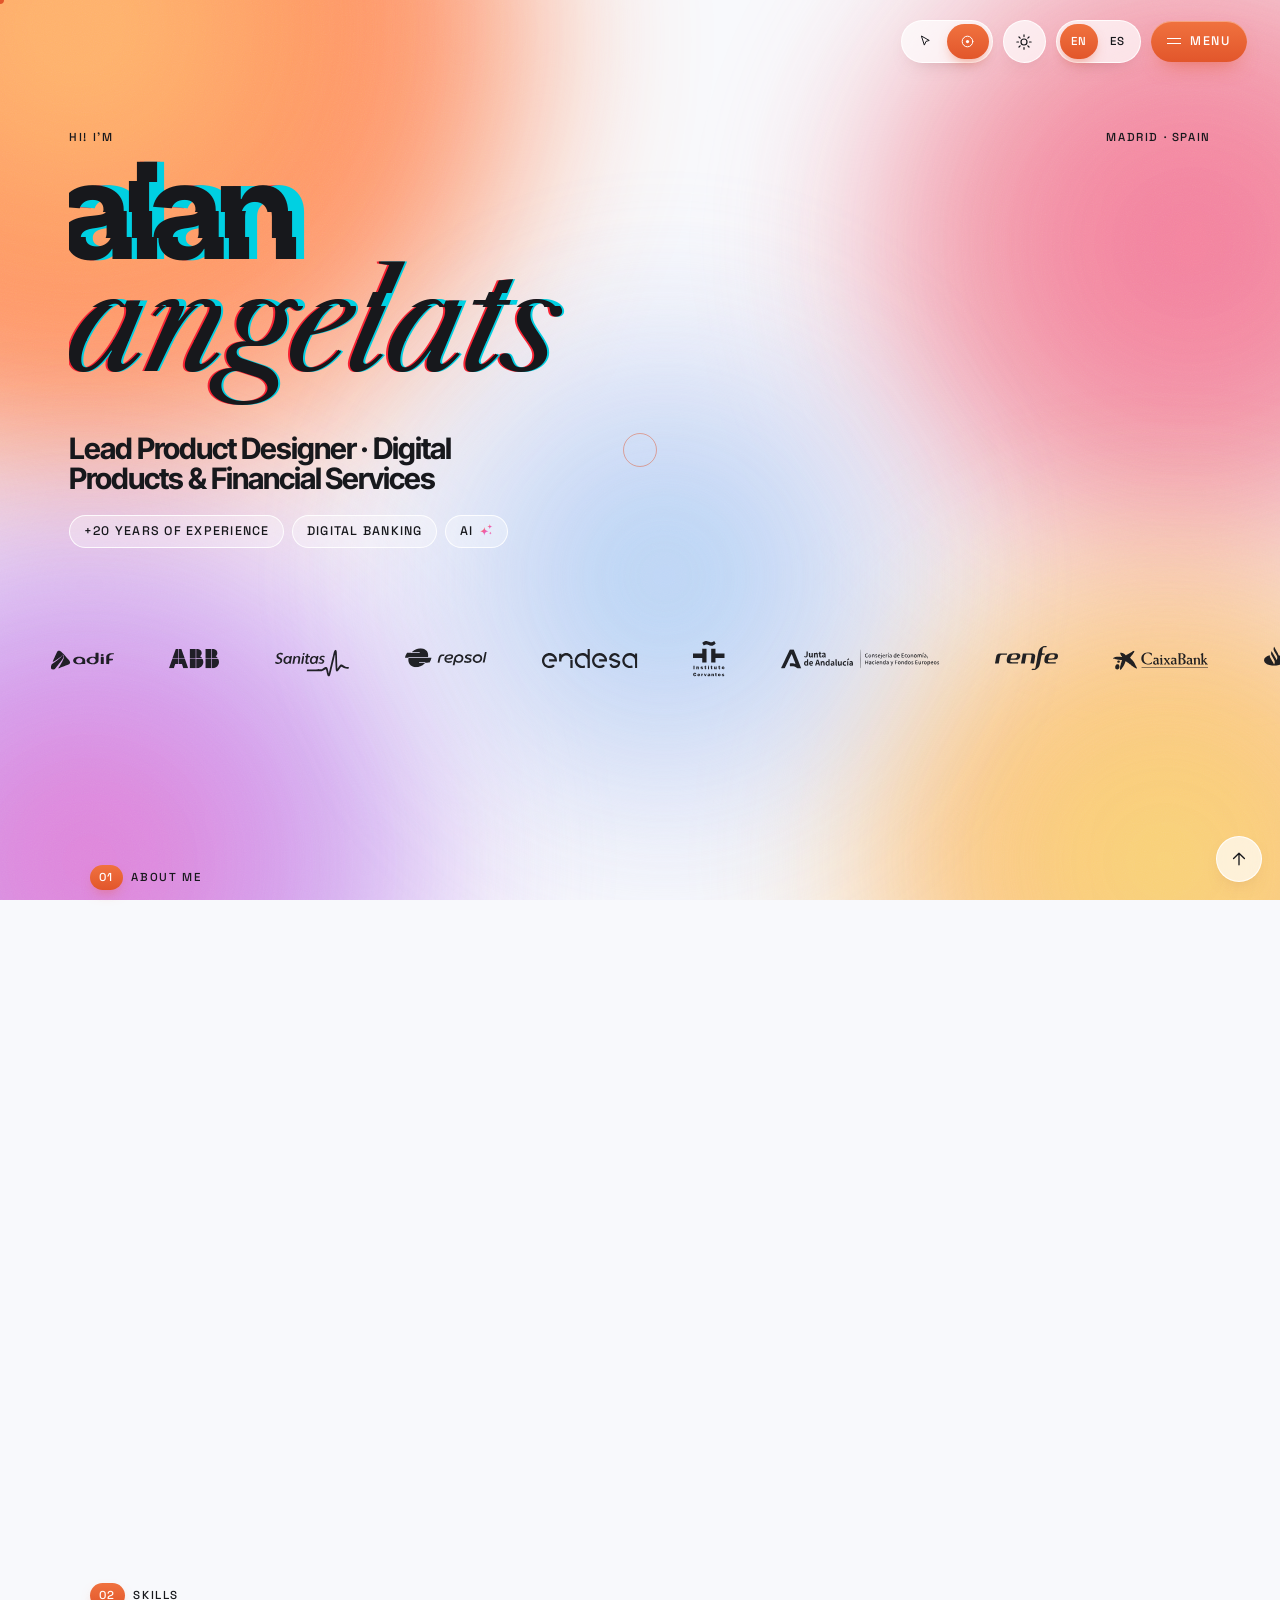
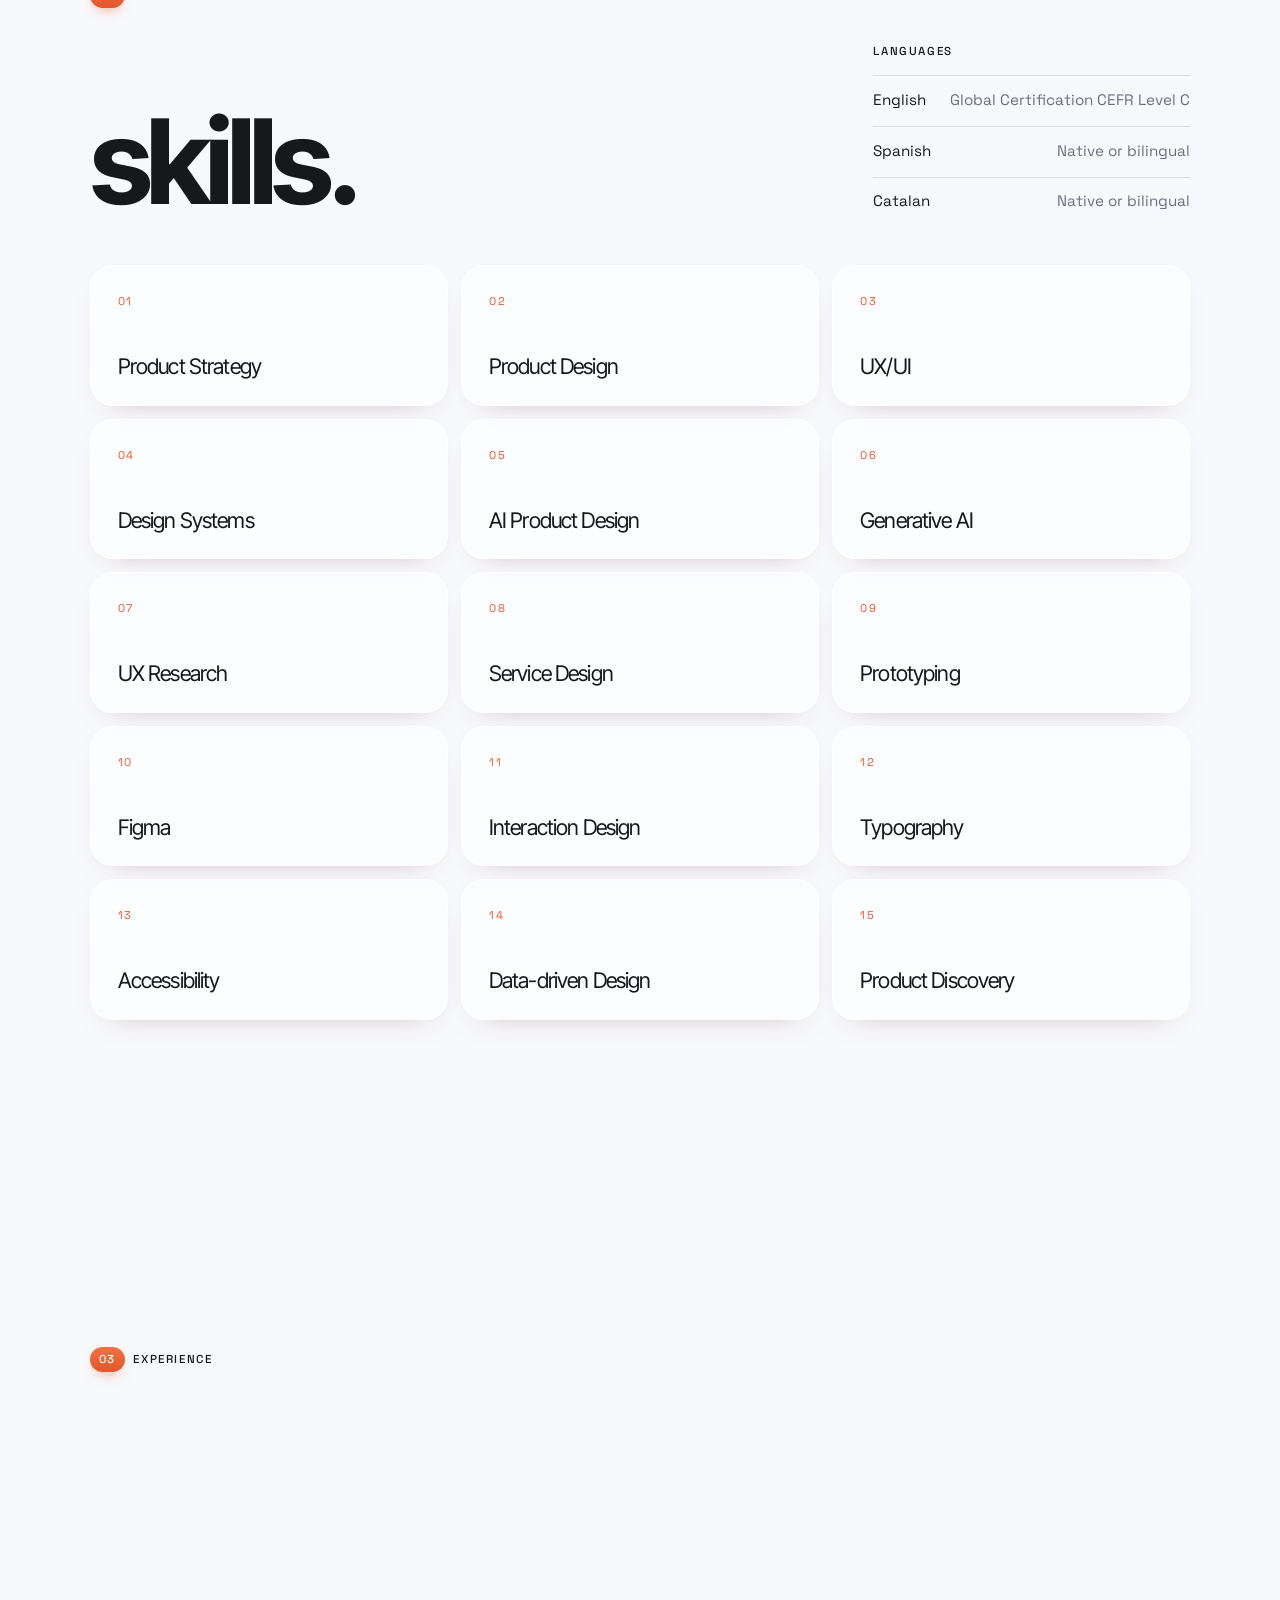
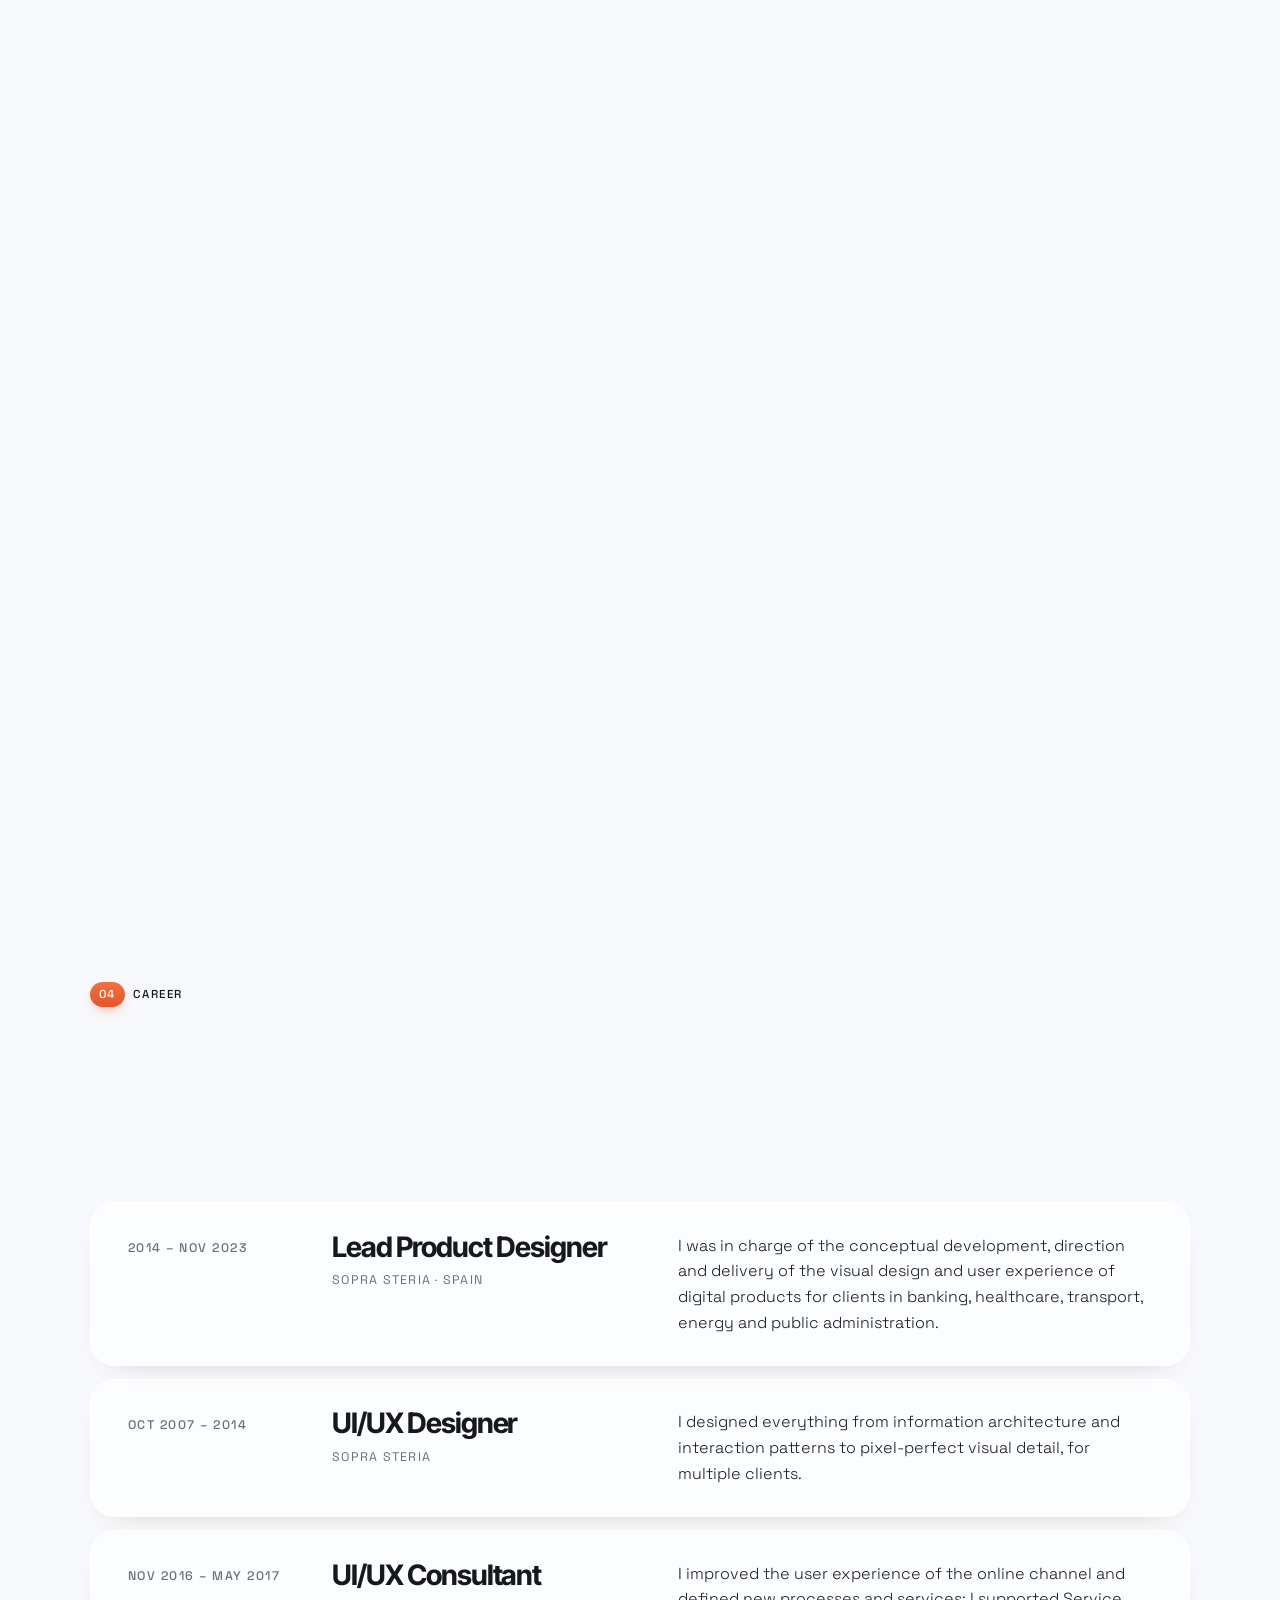
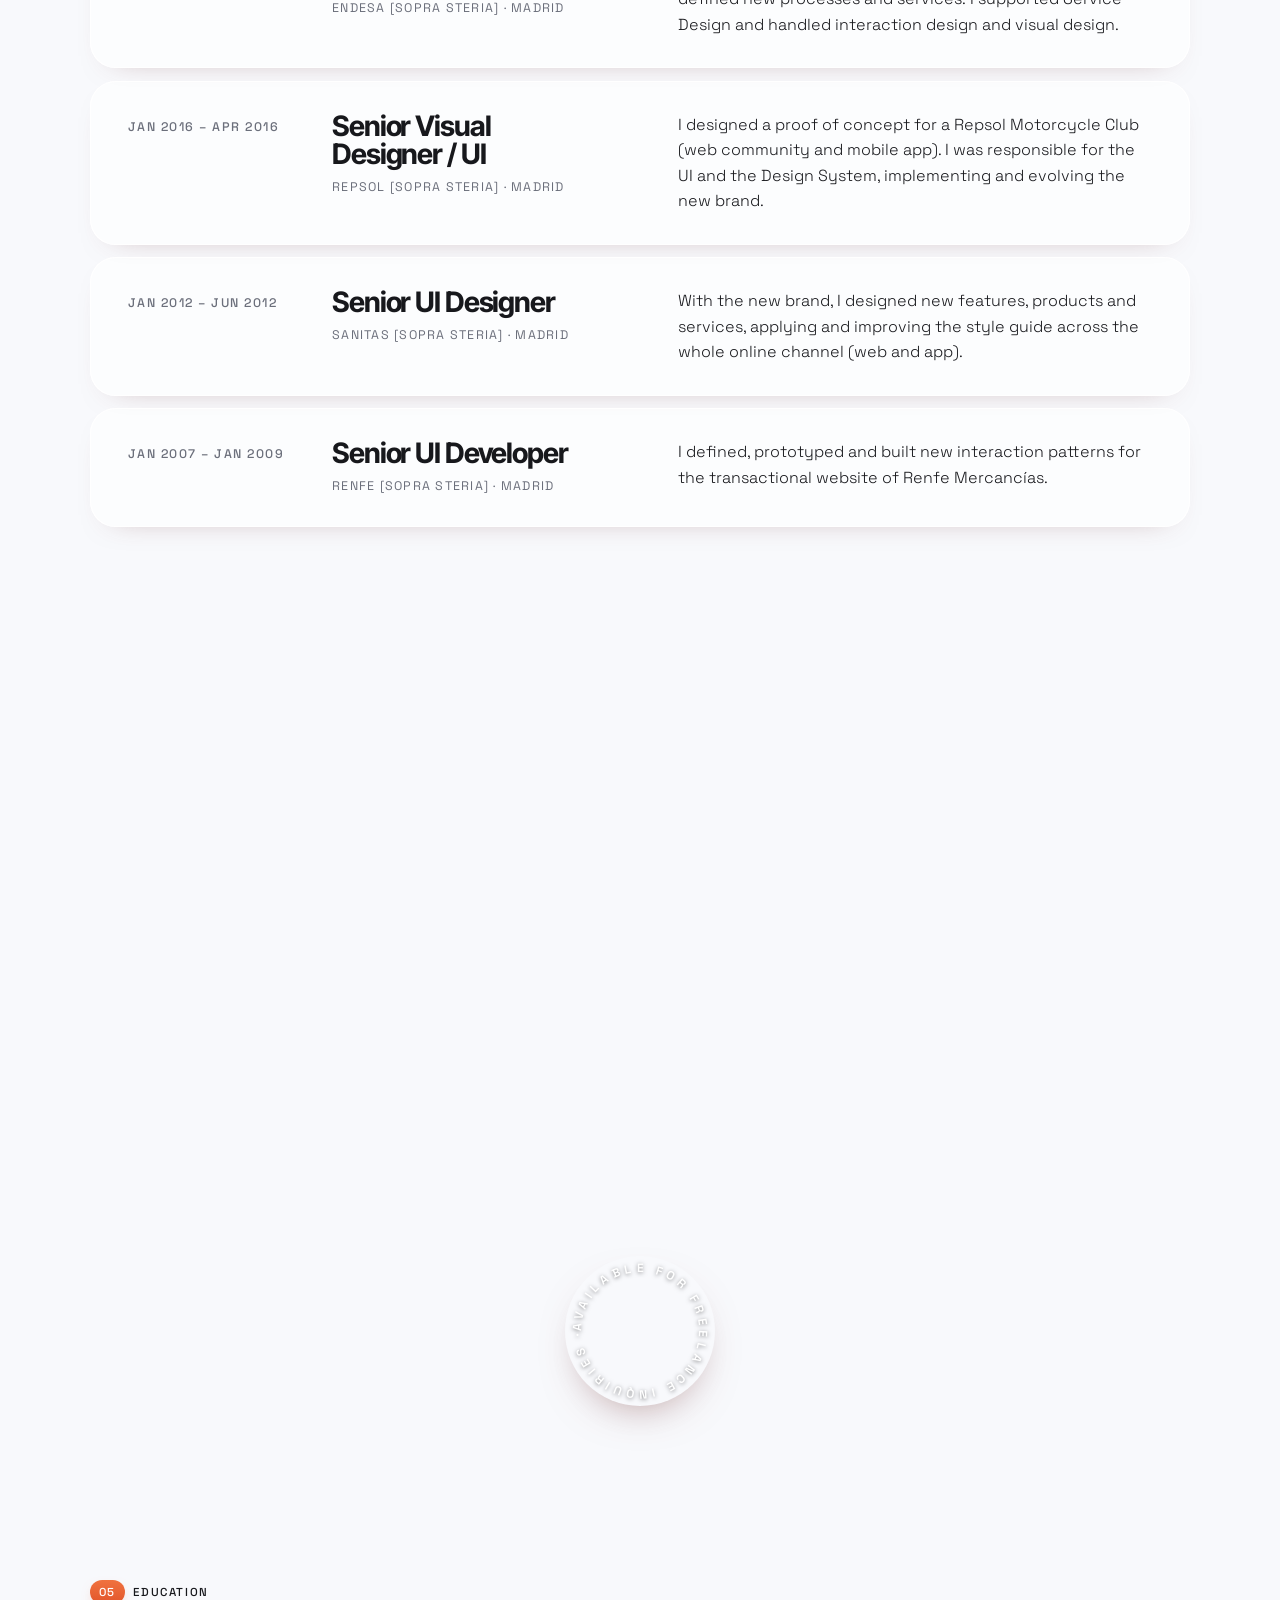
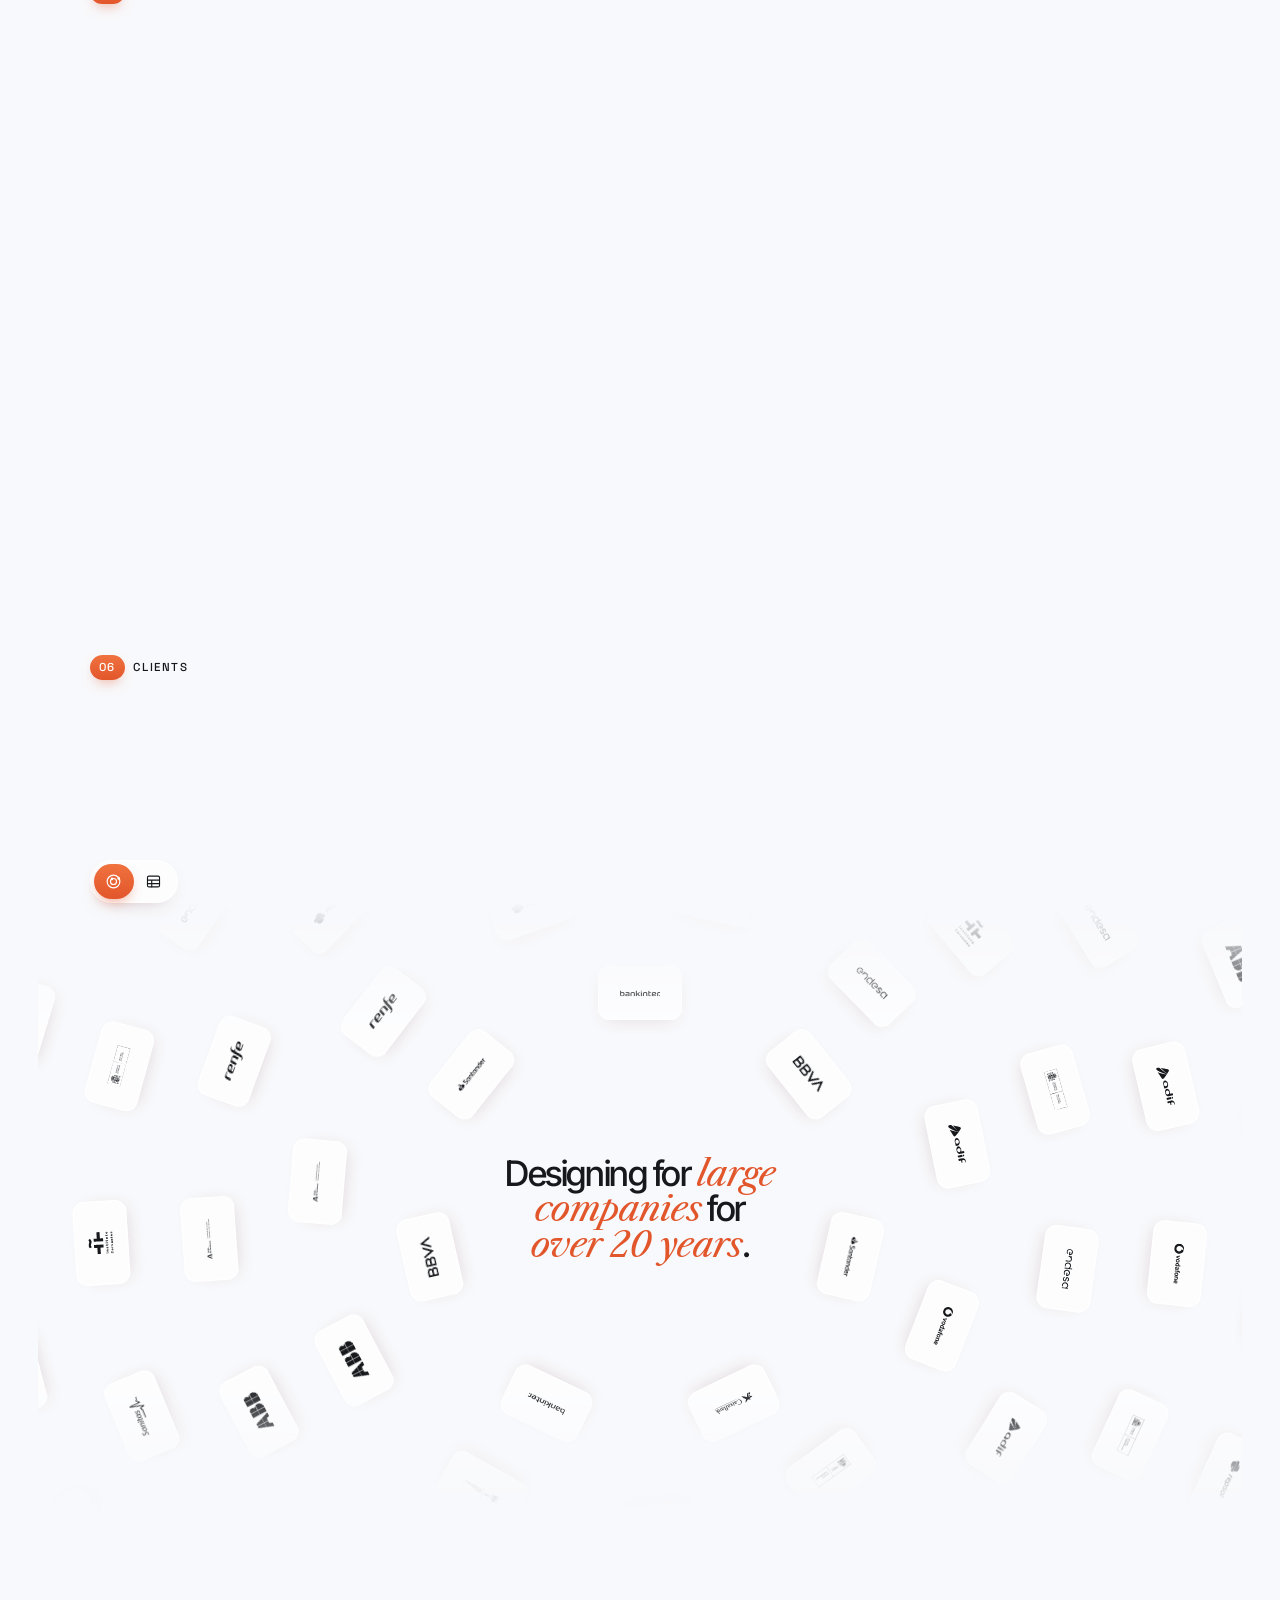
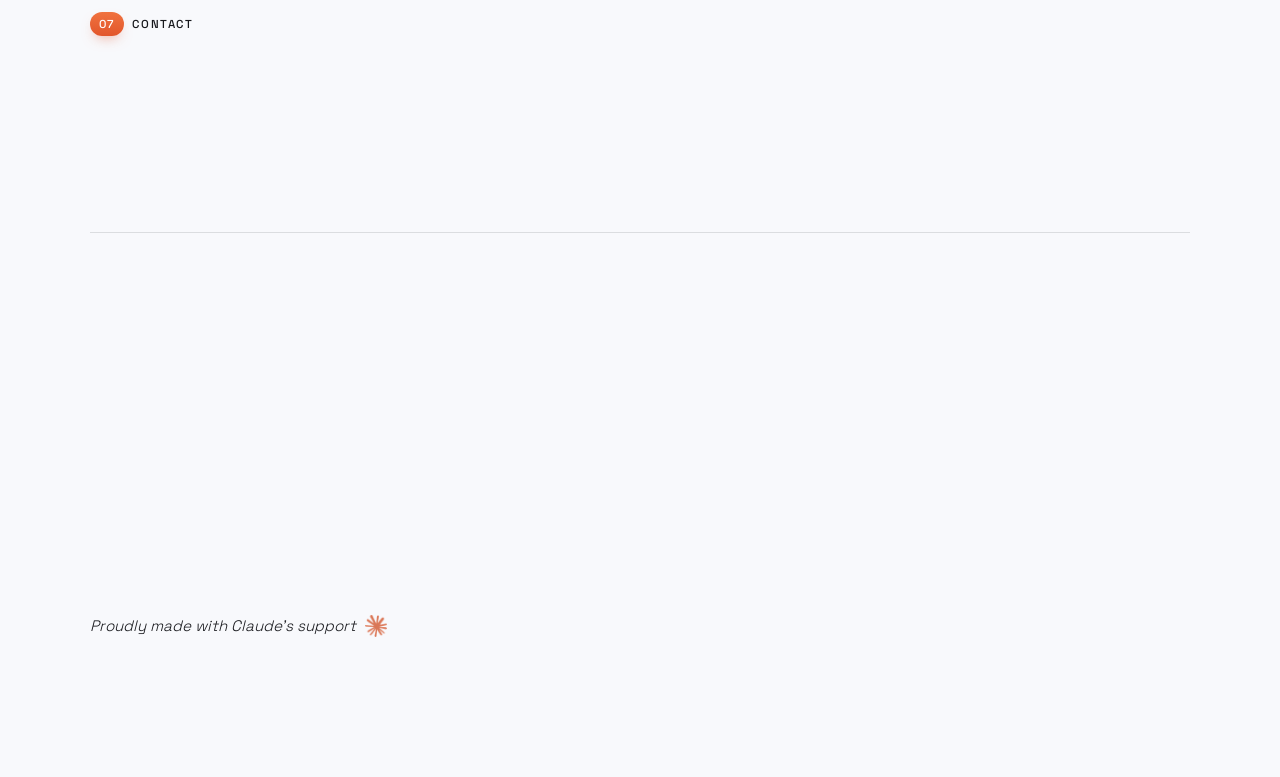
<file: v2/index.html>
<!doctype html>
<html lang="en" translate="no">
<head>
<meta charset="utf-8">
<meta name="viewport" content="width=device-width,initial-scale=1,viewport-fit=cover">
<meta name="google" content="notranslate">
<meta name="color-scheme" content="light dark" id="mcs">
<meta name="description" content="Lead Product Designer in Madrid with 20+ years designing digital banking and financial products, with AI and Design Systems. Experience, skills and clients.">
<meta name="author" content="Alan Angelats">
<meta name="robots" content="noindex,follow">
<link rel="canonical" href="https://alanangelats.github.io/">
<meta property="og:type" content="website">
<meta property="og:site_name" content="Alan Angelats">
<meta property="og:title" content="Alan Angelats | Lead Product Designer in Madrid · Digital Banking &amp; AI">
<meta property="og:description" content="Lead Product Designer in Madrid with 20+ years designing digital banking and financial products, with AI and Design Systems. Experience, skills and clients.">
<meta property="og:url" content="https://alanangelats.github.io/">
<meta property="og:image" content="https://alanangelats.github.io/og-image.jpg">
<meta property="og:image:width" content="1200">
<meta property="og:image:height" content="630">
<meta property="og:image:alt" content="Alan Angelats, Lead Product Designer in Madrid">
<meta property="og:locale" content="en_US">
<meta property="og:locale:alternate" content="es_ES">
<meta name="twitter:card" content="summary_large_image">
<meta name="twitter:title" content="Alan Angelats | Lead Product Designer in Madrid · Digital Banking &amp; AI">
<meta name="twitter:description" content="Lead Product Designer in Madrid with 20+ years designing digital banking and financial products, with AI and Design Systems. Experience, skills and clients.">
<meta name="twitter:image" content="https://alanangelats.github.io/og-image.jpg">
<link rel="preload" as="image" href="foto.webp" type="image/webp" fetchpriority="high">
<script type="application/ld+json">{"@context":"https://schema.org","@graph":[{"@type":"WebSite","@id":"https://alanangelats.github.io/#website","url":"https://alanangelats.github.io/","name":"Alan Angelats","inLanguage":["en","es"],"publisher":{"@id":"https://alanangelats.github.io/#alan"}},{"@type":"ProfilePage","@id":"https://alanangelats.github.io/#profile","url":"https://alanangelats.github.io/","name":"Alan Angelats | Lead Product Designer in Madrid · Digital Banking & AI","description":"Lead Product Designer in Madrid with 20+ years designing digital banking and financial products, with AI and Design Systems. Experience, skills and clients.","inLanguage":"en","dateModified":"2026-10-11","isPartOf":{"@id":"https://alanangelats.github.io/#website"},"mainEntity":{"@id":"https://alanangelats.github.io/#alan"}},{"@type":"Person","@id":"https://alanangelats.github.io/#alan","name":"Alan Angelats","url":"https://alanangelats.github.io/","image":"https://alanangelats.github.io/foto.jpg","jobTitle":"Lead Product Designer","description":"Lead Product Designer in Madrid with 20+ years designing digital banking and financial products, with AI and Design Systems. Experience, skills and clients.","mainEntityOfPage":{"@id":"https://alanangelats.github.io/#profile"},"sameAs":["https://www.linkedin.com/in/alanangelats"],"address":{"@type":"PostalAddress","addressLocality":"Madrid","addressCountry":"ES"},"worksFor":{"@type":"Organization","name":"EGGS, Part of Sopra Steria"},"alumniOf":{"@type":"CollegeOrUniversity","name":"Universitat Oberta de Catalunya"},"knowsLanguage":["English","Spanish","Catalan"],"knowsAbout":["Product Design","UX/UI","Design Systems","AI Product Design","UX Research","Service Design","Digital Banking","Financial Services","Personal Finance","Financial Health","Financial Coaching","Accessibility"]}]}</script>
<meta name="theme-color" content="#f8f9fc" id="mtc">
<link rel="icon" href="../favicon.svg" type="image/svg+xml">
<link rel="icon" href="../favicon.ico" sizes="48x48">
<link rel="icon" href="../favicon-32.png" sizes="32x32" type="image/png">
<link rel="icon" href="../favicon-16.png" sizes="16x16" type="image/png">
<link rel="apple-touch-icon" href="../apple-touch-icon.png">
<link rel="manifest" href="../manifest.webmanifest">
<title>Alan Angelats | Lead Product Designer in Madrid · Digital Banking &amp; AI</title>
<link rel="preconnect" href="https://fonts.googleapis.com">
<link rel="preconnect" href="https://fonts.gstatic.com" crossorigin>
<link rel="stylesheet" href="https://fonts.googleapis.com/css2?family=Inter+Tight:wght@300..800&family=Space+Grotesk:wght@300..700&display=swap">

<script>(function(){var r=document.documentElement,d=false;try{var t=localStorage.getItem("theme");d=t?t=="dark":matchMedia("(prefers-color-scheme:dark)").matches}catch(e){}
if(d)r.dataset.theme="dark";window.__tc=function(){var x=r.dataset.theme==="dark",m=document.getElementById("mtc");if(m)m.setAttribute("content",x?"#140B09":"#E7E0DA")};document.addEventListener("DOMContentLoaded",window.__tc)})()</script>
<style>
/* Concepto: editorial de retícula fina. Hueso y rojo oxblood alternan por secciones, titulares gigantes en minúscula, líneas de 1px, grano sutil. */
:root{
  --bone:#E7E0DA;
  --oxblood:#62170E;
  --hueso:#F0E9DF;
  --display:'Inter Tight','Helvetica Neue',Arial,sans-serif;
  --body:'Space Grotesk','Helvetica Neue',Arial,sans-serif;
  --gut:clamp(10px,3vw,48px);
  --wp:calc(var(--gut) + clamp(14px,2.4vw,36px));
  --h:clamp(3.1rem,11.5vw,12rem);
  --ease:cubic-bezier(.2,.7,.1,1);
  color-scheme:light;
}
*{box-sizing:border-box}
html{scroll-behavior:smooth;overflow-x:clip;-webkit-text-size-adjust:100%}
html.lock{overflow:hidden}
body{margin:0;background:transparent;color:var(--oxblood);font-family:var(--body);font-weight:400;font-size:clamp(1rem,1.05vw,1.1rem);line-height:1.6;overflow-x:clip;-webkit-font-smoothing:antialiased}
body::after{content:"";position:fixed;inset:0;pointer-events:none;z-index:90;opacity:.13;mix-blend-mode:multiply;
  background-image:url("data:image/svg+xml;utf8,<svg xmlns='http://www.w3.org/2000/svg' width='220' height='220'><filter id='n'><feTurbulence type='fractalNoise' baseFrequency='1.1' numOctaves='2' stitchTiles='stitch'/><feColorMatrix values='0 0 0 0 .3 0 0 0 0 .2 0 0 0 0 .15 0 0 0 .9 0'/></filter><rect width='100%' height='100%' filter='url(%23n)'/></svg>")}
a{color:inherit}
p{margin:0}
h1,h2,h3{margin:0;font-family:var(--display);font-weight:700;letter-spacing:-.05em;line-height:.9;text-transform:lowercase;text-wrap:balance}
:focus-visible{outline:2px solid currentColor;outline-offset:3px}
.sr{position:absolute;width:1px;height:1px;overflow:hidden;clip:rect(0 0 0 0);white-space:nowrap}

.sec{position:relative;padding-block:clamp(56px,9vw,140px);--line:color-mix(in srgb,currentColor 24%,transparent)}
.sec::before,.sec::after{content:"";position:absolute;top:0;bottom:0;width:1px;background:var(--line);pointer-events:none}
.sec::before{left:var(--gut)}.sec::after{right:var(--gut)}
.hero::after{display:none}
.bone{background:transparent;color:var(--oxblood)}
body::before{content:"";position:fixed;inset:0;z-index:-1;pointer-events:none;background:radial-gradient(ellipse 55vw 60vh at 10% 22%,rgba(236,150,172,.25),transparent 70%),radial-gradient(ellipse 50vw 62vh at 92% 48%,rgba(205,228,110,.25),transparent 70%),var(--bone)}
.red{background:var(--oxblood);color:var(--hueso)}
@property --sa{syntax:'<number>';inherits:false;initial-value:1}
html.touch .spot:not(.ov),html.touch .sec.bone,html.touch .panel.eggs{--sa:0;transition:--sa .7s ease}
html.touch .ov.spot{--sa:0}
.sec.bone{background-image:radial-gradient(circle 420px at var(--mx,-999px) var(--my,-999px),rgba(255,237,217,calc(.42*var(--sa))),transparent 70%)}
.red.spot,.ov.spot{background-image:radial-gradient(circle 420px at var(--mx,70%) var(--my,30%),rgba(240,233,223,calc(.10*var(--sa))),transparent 70%)}
.wrap{padding-inline:var(--wp);max-width:1900px;margin-inline:auto;position:relative}
.tag{display:inline-flex;gap:.7em;align-items:center;font-size:.72rem;letter-spacing:.14em;text-transform:uppercase;font-weight:500}
.tag b{font-weight:500;border:1px solid color-mix(in srgb,currentColor 24%,transparent);border-radius:99px;padding:.15em .7em}
.rule{height:1px;background:var(--line);transform-origin:left;margin-block:clamp(24px,3vw,44px)}
.big{font-size:var(--h)}

/* reveal */
.pre{opacity:0;transform:translateY(28px)}
.rv{transition:opacity .9s var(--ease),transform .9s var(--ease);transition-delay:var(--d,0s)}
.pre.rule{opacity:1;transform:scaleX(0)}
.rv.in{opacity:1;transform:none}

/* header */
.hd{position:fixed;top:calc(env(safe-area-inset-top,0px) + 10px);left:10px;right:10px;z-index:92;display:flex;justify-content:space-between;align-items:center;
  padding:9px 22px;border-radius:20px;border:1px solid transparent;color:var(--oxblood);background:rgba(231,224,218,0);transition:color .4s,background .4s,backdrop-filter .4s,border-color .4s,box-shadow .4s}
.hd.show{background:transparent;border-color:transparent;-webkit-backdrop-filter:blur(14px);backdrop-filter:blur(14px);box-shadow:0 12px 32px -12px rgba(0,0,0,.28)}
.hd[data-tone=red]{color:var(--hueso)}
.brand{font-family:var(--display);font-weight:400;letter-spacing:.08em;font-size:1.25rem;text-decoration:none;text-transform:none;opacity:0;transform:translateY(-6px);transition:.5s var(--ease)}
.hd.show .brand{opacity:1;transform:none}
.menu-btn{font:500 .78rem/1 var(--body);letter-spacing:.14em;text-transform:uppercase;background:transparent;color:inherit;border:1px solid color-mix(in srgb,currentColor 24%,transparent);border-radius:99px;padding:1.16em 1.3em;cursor:pointer;display:inline-flex;gap:.7em;align-items:center;transition:transform .3s var(--ease),background .3s}
.menu-btn i{width:14px;height:6px;border-block:1.5px solid currentColor;display:block}
.ov{position:fixed;inset:0;z-index:95;background:var(--oxblood);color:var(--hueso);clip-path:circle(0 at var(--ox,calc(100% - 70px)) var(--oy,34px));transition:clip-path .7s var(--ease),visibility 0s .7s,--sa .7s ease;padding:calc(env(safe-area-inset-top,0px) + 90px) var(--wp) 40px;display:flex;flex-direction:column;justify-content:center;overflow:auto;visibility:hidden}
.ov.open{clip-path:circle(var(--r,160%) at var(--ox,calc(100% - 70px)) var(--oy,34px));visibility:visible;transition:clip-path .8s var(--ease),visibility 0s 0s,--sa .7s ease}
.ov a{display:flex;gap:1rem;align-items:baseline;font-family:var(--display);font-weight:700;letter-spacing:-.05em;text-transform:lowercase;font-size:clamp(2.2rem,7vw,5.5rem);line-height:1.08;text-decoration:none;border-bottom:1px solid color-mix(in srgb,var(--hueso) 24%,transparent);padding-block:.12em;transition:padding .4s var(--ease),opacity .3s}
.ov a small{font:500 .75rem var(--body);letter-spacing:.12em;opacity:.7;min-width:2.2em}
.ov:hover a{opacity:.45}.ov a:hover{opacity:1;padding-left:1.2rem}
.ov .ov-wa{position:fixed;right:max(18px,env(safe-area-inset-right,0px));bottom:calc(env(safe-area-inset-bottom,0px) + 18px);display:flex;align-items:center;justify-content:center;width:58px;height:58px;margin:0;padding:0;border:1px solid var(--hueso);border-radius:50%;background:var(--hueso);color:var(--oxblood);opacity:1;font-size:1rem;letter-spacing:0;box-shadow:0 10px 30px rgba(240,233,223,.2),0 2px 10px rgba(240,233,223,.12);transition:transform .45s cubic-bezier(.34,1.56,.64,1),background .3s,color .3s}
.ov .ov-wa svg{width:28px;height:28px;fill:currentColor;display:block}
.ov:hover .ov-wa,.ov .ov-wa:hover{opacity:1;padding:0}
.ov .ov-wa:hover{background:var(--oxblood);color:var(--hueso);transform:scale(1.08)}
.ov .btn-close{position:absolute;top:calc(env(safe-area-inset-top,0px) + 12px);right:var(--wp)}


/* idioma */
.hd-r{display:flex;gap:10px;align-items:center}
.lang{position:relative;display:inline-flex;padding:3px;border:1px solid color-mix(in srgb,var(--oxblood) 24%,transparent);background:transparent;color:var(--oxblood);border-radius:99px;transition:border-color .4s,color .4s;cursor:pointer;font:500 .72rem/1 var(--body);letter-spacing:.14em}
.lang .th{position:absolute;top:3px;bottom:3px;left:3px;width:calc(50% - 3px);background:var(--oxblood);border-radius:99px;transition:transform .55s var(--ease),background .4s}
.lang[data-lang=es] .th{transform:translateX(100%)}
.lang.nt .th{transition:none}
.lang .o{position:relative;z-index:1;flex:1;padding:1em .95em;text-align:center;transition:color .4s}
.hd[data-tone=red] .lang{border-color:color-mix(in srgb,var(--hueso) 24%,transparent);color:var(--hueso)}
.hd[data-tone=red] .lang .th{background:var(--hueso)}
.hd[data-tone=red] .lang[data-lang=en] .o:nth-child(2),.hd[data-tone=red] .lang[data-lang=es] .o:nth-child(3){color:var(--oxblood)}
.lang[data-lang=en] .o:nth-child(2),.lang[data-lang=es] .o:nth-child(3){color:var(--hueso)}

/* hero */
.hero{padding-top:clamp(96px,11vw,150px);padding-bottom:0;overflow:hidden}
.hello .tag b{border:0;padding:0;border-radius:0}
.hello{display:flex;gap:1rem;justify-content:space-between;flex-wrap:wrap;margin-bottom:clamp(8px,1.5vw,20px)}
.name{container-type:inline-size;position:relative}
.name h1{font-weight:700;font-size:22.5cqi;line-height:.68;white-space:nowrap}
.ln{display:block;overflow:hidden;padding:.16em 0 .34em;margin:-.16em 0 -.34em}
.ln+.ln{margin-top:-.26em}
.ln>span{display:inline-block;animation:up 1.2s var(--ease) both;animation-delay:var(--d,.1s)}
@keyframes up{from{transform:translateY(105%)}to{transform:none}}
.copy{display:inline-block;width:.31em;height:.31em;vertical-align:baseline;margin-left:.05em;transform:rotate(var(--r,0deg))}
.copy svg{width:100%;height:100%;display:block;fill:none;stroke:currentColor}
.hero-row{display:grid;grid-template-columns:1fr;gap:clamp(24px,4vw,64px);align-items:center}
.hero-main{display:flex;flex-direction:column;gap:clamp(28px,4vw,56px);min-width:0}
.role{max-width:none}
.pills{max-width:none}
.role p{max-width:17em}
.role p{font-family:var(--display);font-weight:700;letter-spacing:-.035em;line-height:1.02;font-size:clamp(1.35rem,2.3vw,2.2rem);text-transform:none}
.pills{display:flex;flex-wrap:wrap;gap:.5rem;margin-top:1.4rem}
.pill{border:1px solid color-mix(in srgb,currentColor 24%,transparent);border-radius:99px;padding:.45em 1.1em;font-size:.78rem;letter-spacing:.1em;text-transform:uppercase;font-weight:500}
.photo{position:relative;z-index:91;aspect-ratio:4/5;background:transparent;animation:reveal 1.5s var(--ease) .3s both}
.photo{perspective:1400px}
.flip{position:absolute;inset:0;transform-style:preserve-3d;transition:transform 1.1s cubic-bezier(.65,0,.2,1)}
.pf{position:absolute;inset:0;overflow:hidden;backface-visibility:hidden;-webkit-backface-visibility:hidden}
.pf picture{display:contents}
.pf.pb{inset:auto 0;top:50%;aspect-ratio:1120/1049;transform:translateY(-50%) rotateY(180deg)}
.pf.pb img{position:absolute;inset:0;width:100%;height:100%;object-fit:cover;display:block;transform:none}
.photo.flipped .flip{transform:rotateY(180deg)}
.pf{transition:visibility 0s .55s}.pf.pb{visibility:hidden}
.photo.flipped .pf:not(.pb){visibility:hidden}.photo.flipped .pf.pb{visibility:visible}
.pcap{position:absolute;left:0;right:0;top:calc(87.5% + 16px);margin:0;font:500 .72rem/1.4 var(--body);letter-spacing:.14em;text-transform:uppercase;color:var(--oxblood);opacity:0;transform:translateY(8px);transition:opacity .35s,transform .35s;pointer-events:none}
.photo.flipped .pcap{opacity:1;transform:none;transition:opacity .6s .55s,transform .6s .55s var(--ease)}
.photo.sw .pf{animation:pshade 1.1s ease-in-out}
@keyframes pshade{0%,100%{filter:drop-shadow(0 0 0 rgba(0,0,0,0))}50%{filter:drop-shadow(0 28px 34px rgba(98,23,14,.5)) drop-shadow(0 6px 10px rgba(98,23,14,.32))}}
@media (prefers-reduced-motion:reduce){.flip{transition-duration:.01s}.photo.sw .pf{animation:none}}
.photo img{position:absolute;inset:-6% 0;width:100%;height:112%;object-fit:cover;object-position:50% 20%;display:block;will-change:transform;transform:translateY(var(--py,0px))}
@keyframes reveal{from{clip-path:inset(100% 0 0 0);opacity:0}to{opacity:1;clip-path:inset(-200px -200px -200px -200px)}}
.marq{margin-top:clamp(40px,6vw,90px);border-block:1px solid var(--line);overflow:hidden;--line:color-mix(in srgb,currentColor 30%,transparent)}
.track{display:flex;width:max-content;will-change:transform}
.track span{font-family:var(--display);font-weight:400;letter-spacing:-.03em;text-transform:uppercase;font-size:clamp(.8rem,1.36vw,1.28rem);padding:1.15em 0;white-space:nowrap;display:inline-flex;align-items:center}
.track .lg{height:1.1em;fill:currentColor;display:block;overflow:visible}
.track .lg-sanitas{width:4.248em;height:1.54em}.track .lg-endesa{width:5.476em}.track .lg-repsol{width:4.7em}.track .lg-vodafone{width:4.436em}.track .lg-adif{width:3.616em}.track .lg-renfe{width:3.62em;height:1.386em}.track .lg-abb{width:2.873em}.track .lg-enagas{width:2.55em;height:1.991em}.track .lg-bbva{width:3.675em}.track .lg-caixabank{width:5.465em}.track .lg-santander{width:6.314em}.track .lg-bankinter{width:7.373em}.track .lg-trabajo{width:6.108em;height:1.848em}.track .lg-justicia{width:6.685em;height:1.738em}.track .lg-mcd{width:5.855em;height:1.947em}.track .lg-junta{width:9.092em}.track .lg-cervantes{width:1.822em;height:2.035em}
.track .lg-sanitas{transform:translateY(0.273em)}.track .lg-repsol{transform:translateY(-0.049em)}.track .lg-vodafone{transform:translateY(0.054em)}.track .lg-adif{transform:translateY(0.086em)}.track .lg-caixabank{transform:translateY(0.102em)}.track .lg-santander{transform:translateY(-0.14em)}.track .lg-trabajo{transform:translateY(0.003em)}.track .lg-justicia{transform:translateY(0.005em)}.track .lg-mcd{transform:translateY(0.004em)}.track .lg-junta{transform:translateY(0.018em)}
#ctrack span::after{display:none}#ctrack span{margin-inline-end:3.2em;padding-block:.9em}
.track span::after{content:"";width:.5em;height:.5em;border:1.5px solid currentColor;border-radius:50%;margin-inline:1.6em}

.mq2{padding-block:0}
.mq2 .marq{margin:0;border-top:0}
.mq2 .track{transform:translate3d(0,0,0)}
.mq2 .marq{cursor:grab;touch-action:pan-y;user-select:none;-webkit-user-select:none}
.mq2 .marq.drag{cursor:grabbing}
.mq2 .track{width:max-content}
.hero .mq2 .marq{margin-top:clamp(40px,6vw,90px);margin-left:calc(var(--gut) + 1px);border-top:1px solid var(--line)}

/* intro */
.cols{display:grid;grid-template-columns:1fr 1fr;gap:clamp(24px,5vw,90px)}
.intro .lead{font-size:clamp(1.008rem,1.485vw,1.44rem);line-height:1.38;font-weight:300;letter-spacing:-.025em;max-width:34em;text-wrap:pretty}
.intro .tagrow{margin-bottom:clamp(28px,4vw,56px)}
b.ai{font-weight:700;white-space:nowrap}
.sp{display:inline-block;width:1.05em;height:1.05em;vertical-align:-.14em;fill:currentColor;margin-left:.15em;overflow:visible}
.sp path{transform-box:fill-box;transform-origin:center;animation:tw 2.4s ease-in-out infinite}
.sp .s2{animation-delay:.8s}
.sp .s3{animation-delay:1.6s}
@keyframes tw{0%,100%{opacity:.25;transform:scale(.7)}45%{opacity:1;transform:scale(1.22)}60%{opacity:1;transform:scale(1.08)}}

/* skills */
.head2{display:flex;justify-content:space-between;align-items:flex-end;gap:2rem;flex-wrap:wrap}
.langs{display:grid;gap:.9rem;font-size:.95rem;min-width:min(100%,280px)}
.langs h3{font-size:.72rem;font-family:var(--body);font-weight:500;letter-spacing:.14em;text-transform:uppercase;line-height:1;margin-bottom:.2rem}
.langs div{display:flex;justify-content:space-between;gap:1.5rem;border-top:1px solid var(--line);padding-top:.7rem}
.langs em{font-style:normal;opacity:.7;text-align:right}
.grid{display:grid;gap:0;background:transparent;border-top:1px solid var(--line);border-left:1px solid var(--line);margin-top:clamp(32px,4vw,64px)}
.grid>*{background:transparent;box-shadow:inset -1px -1px 0 var(--line);position:relative;overflow:hidden;isolation:isolate}
.red .grid>*{background:var(--oxblood)}
.skills{grid-template-columns:repeat(3,1fr)}
.skills li{list-style:none;padding:clamp(18px,2.2vw,34px);min-height:clamp(96px,11vw,150px);display:flex;flex-direction:column;justify-content:space-between;gap:1.2rem;transition:none}
.skills small,.cl small{font-size:.7rem;letter-spacing:.14em;opacity:.7}
.skills strong{font-family:var(--display);font-weight:400;letter-spacing:-.04em;font-size:clamp(1rem,1.68vw,1.6rem);line-height:1}
@property --x{syntax:'<length-percentage>';inherits:false;initial-value:-120px}
@property --d{syntax:'<length>';inherits:false;initial-value:120px}
.wv{position:absolute;inset:0;background:rgba(98,23,14,.10);pointer-events:none;z-index:2;user-select:none;
  --x:-120px;--d:120px;
  clip-path:polygon(0 0,var(--x) 0,calc(var(--x) + var(--d)) 100%,0 100%);
  transition:--x .5s cubic-bezier(.5,.05,.25,1),--d .5s cubic-bezier(.5,.05,.25,1)}
.wc{position:absolute;inset:0;color:var(--oxblood)}
.wc>*{position:absolute!important;inset:0;margin:0!important;background:none!important;border-color:transparent!important;color:var(--oxblood)!important;transform:none!important;opacity:1!important;transition:none!important}
.fill:hover>.wv,.roles li:hover>.wv{--x:calc(100% + 1px);--d:0px}
ul.skills,ul.clients{padding:0;margin-bottom:0}

/* experience */
.xp{display:grid;grid-template-columns:1fr 1fr;border-top:1px solid var(--line);margin-top:clamp(32px,4vw,64px)}
.panel{padding:clamp(28px,4vw,64px) clamp(0px,2vw,32px);display:flex;flex-direction:column;gap:1.4rem;position:relative}
.panel.eggs{background:radial-gradient(circle 420px at var(--mx,-999px) var(--my,-999px),rgba(240,233,223,calc(.10*var(--sa))),transparent 70%),var(--oxblood);color:var(--hueso);padding-inline:clamp(20px,3vw,48px);margin-right:calc(var(--wp)*-1);padding-right:var(--wp);--line:color-mix(in srgb,currentColor 24%,transparent)}
.panel.bbva{padding-right:clamp(20px,3vw,48px)}
.panel h3{font-size:clamp(1.9rem,3.4vw,3.2rem);line-height:.98;text-transform:none;letter-spacing:-.045em}
.meta{display:flex;flex-wrap:wrap;align-items:center;line-height:1;gap:.4rem 1.2rem;font-size:.78rem;letter-spacing:.12em;text-transform:uppercase;font-weight:500}
.meta span:first-child{border:1px solid color-mix(in srgb,currentColor 24%,transparent);border-radius:99px;padding:.2em .8em}
.panel p{max-width:36em;font-weight:300;font-size:clamp(1rem,1.15vw,1.12rem);text-wrap:pretty}
.panel .lbl{font-weight:700}
.panel h3 .co{display:block;margin-top:.7rem;font-family:var(--body);font-weight:500;font-size:clamp(1rem,1.3vw,1.25rem);line-height:1.3;letter-spacing:.01em;opacity:.85}
.arrows{list-style:none;padding:0;margin:0;display:grid;gap:.5rem}
.arrows li{display:flex;gap:.8rem;align-items:flex-start;font-weight:700;border-top:1px solid var(--line);padding-top:.6rem}
.arrows li::before,.ar::before{content:"";flex:none;width:.7em;height:.7em;margin-top:.45em;background:currentColor;
  -webkit-mask:url("data:image/svg+xml;utf8,<svg xmlns='http://www.w3.org/2000/svg' viewBox='0 0 10 10' fill='none' stroke='black' stroke-width='1.5'><path d='M1 1H9V9M9 1L2.1 7.9'/></svg>") center/contain no-repeat;
  mask:url("data:image/svg+xml;utf8,<svg xmlns='http://www.w3.org/2000/svg' viewBox='0 0 10 10' fill='none' stroke='black' stroke-width='1.5'><path d='M1 1H9V9M9 1L2.1 7.9'/></svg>") center/contain no-repeat;transition:transform .4s var(--ease)}
.arrows li:first-child{border-top:0;padding-top:0}
.arrows li:hover::before{transform:translate(3px,-3px)}

/* earlier roles */
.roles{margin-top:clamp(32px,4vw,64px);border-top:1px solid var(--line);padding:0;list-style:none}
.roles li{display:grid;grid-template-columns:minmax(120px,.7fr) 1.3fr 2fr;gap:clamp(12px,3vw,48px);padding:clamp(20px,2.4vw,36px) clamp(18px,3vw,48px);border-bottom:1px solid var(--line);position:relative;overflow:hidden;isolation:isolate;transition:none}
.roles .dt{font-size:.78rem;letter-spacing:.12em;text-transform:uppercase;font-weight:500;padding-top:.5em}
.roles h3{font-size:clamp(1.4rem,2.2vw,2.1rem);line-height:1;text-transform:none;letter-spacing:-.04em}
.roles h3 span{display:block;font:400 .78rem/1.4 var(--body);letter-spacing:.1em;text-transform:uppercase;margin-top:.7rem;opacity:.75}
.roles p{font-weight:300;max-width:46em;text-wrap:pretty}

/* education */
.edu{grid-template-columns:repeat(3,1fr)}
.edu>div,.ed{padding:clamp(20px,2.6vw,40px);display:flex;flex-direction:column;gap:2.4rem;justify-content:space-between;min-height:clamp(200px,22vw,320px)}
.edu .yr,.ed .yr{font-family:var(--display);font-weight:400;letter-spacing:-.05em;font-size:clamp(2rem,4.2vw,4.2rem);line-height:.95}
.edu h3,.ed h3{font-size:clamp(1.15rem,1.5vw,1.5rem);line-height:1.1;text-transform:none;letter-spacing:-.03em}
.edu p,.ed p{font-size:.9rem;opacity:.8;margin-top:.5rem}

/* clients */
.clients{grid-template-columns:repeat(4,1fr)}
.cl{transition:none;list-style:none;padding:clamp(16px,1.8vw,28px);min-height:clamp(88px,9vw,130px);display:flex;flex-direction:column;justify-content:space-between;gap:1rem}
.cl strong{font-family:var(--display);font-weight:400;letter-spacing:-.04em;font-size:clamp(.88rem,1.36vw,1.28rem);line-height:1.05}

/* contact */
.ct{margin-top:clamp(32px,4vw,64px);border-top:1px solid var(--line)}
.row{display:grid;grid-template-columns:minmax(110px,.6fr) 3fr 7.5rem;gap:1rem 2rem;align-items:center;padding:clamp(20px,2.6vw,38px) 0;border-bottom:1px solid var(--line)}
.row dt{font-size:.74rem;letter-spacing:.14em;text-transform:uppercase;font-weight:500;opacity:.8}
.row dd{margin:0;font-family:var(--display);font-weight:400;letter-spacing:-.045em;font-size:clamp(1.35rem,4.2vw,4rem);line-height:1.05;overflow-wrap:anywhere;user-select:all;min-width:0}
@media (min-width:901px){.hero-main .role{margin-top:calc(-1*clamp(14px,2.1vw,44px))}.row dd{font-size:clamp(1.08rem,2.52vw,2.4rem)}.big{font-size:calc(var(--h)*.8)}.name h1{font-size:18cqi}}
.cp{font:500 .74rem/1 var(--body);letter-spacing:.14em;text-transform:uppercase;color:inherit;background:transparent;border:1px solid color-mix(in srgb,currentColor 24%,transparent);border-radius:99px;padding:.9em 1.4em;cursor:pointer;transition:background .3s,color .3s;min-width:7.5em}
.row .cp{width:100%;min-width:0;justify-self:end}
.ln-a{color:inherit;text-decoration:none}
a.cp{display:inline-block;text-align:center;text-decoration:none;box-sizing:border-box}
.cp:hover{background:var(--hueso);color:var(--oxblood)}
.wa{position:fixed;right:max(18px,env(safe-area-inset-right,0px));bottom:calc(env(safe-area-inset-bottom,0px) + 18px);z-index:60;width:58px;height:58px;border-radius:50%;background:var(--hueso);color:var(--oxblood);border:1px solid var(--hueso);display:flex;align-items:center;justify-content:center;box-shadow:0 10px 30px rgba(240,233,223,.2),0 2px 10px rgba(240,233,223,.12);transform:scale(0);pointer-events:none;visibility:hidden;transition:transform .35s cubic-bezier(.5,0,.75,0),visibility 0s .35s,background .3s,color .3s}
.wa.on{transform:scale(1);pointer-events:auto;visibility:visible;transition:transform .6s cubic-bezier(.34,1.56,.64,1),visibility 0s,background .3s,color .3s}
.wa svg{width:28px;height:28px;fill:currentColor;display:block}
.wa:hover,.wa:active{background:var(--oxblood);color:var(--hueso);border-color:var(--hueso)}
.foot{display:flex;justify-content:space-between;align-items:center;flex-wrap:wrap;gap:1.2rem;margin-top:clamp(40px,6vw,90px);font-size:.95rem}
.sig{display:inline-flex;align-items:center;gap:.6rem;font-style:italic;font-weight:300}
.sig img{width:22px;height:22px;display:block}
.top{font-size:.74rem;letter-spacing:.14em;text-transform:uppercase;font-weight:500;text-decoration:none;border:1px solid color-mix(in srgb,currentColor 24%,transparent);border-radius:99px;padding:.9em 1.4em}

/* responsive */
@media (max-width:900px){
  .hero-row{grid-template-columns:1fr}
  .photo{max-width:420px;width:100%}
  /* móvil: la marquesina de logos va por encima de la foto */
  .hero{display:flex;flex-direction:column}
  .hero>.wrap,.hero-row{display:contents}
  .hero .hello{padding-inline:var(--wp)}
  .hero-main{order:1;padding-inline:var(--wp)}
  .hero .mq2{order:2}
  .hero .mq2 .marq{margin-top:clamp(28px,6vw,40px);margin-left:calc(var(--gut) + 1px);border:0}
  .hero .photo{order:3;width:auto;margin:clamp(8px,2vw,14px) var(--wp) clamp(40px,8vw,56px)}
  .hero-main{gap:24px}
  .cols{grid-template-columns:1fr}
  .skills{grid-template-columns:repeat(2,1fr)}
  .xp{grid-template-columns:1fr}
  .panel.eggs{margin-left:calc(var(--wp)*-1);margin-right:calc(var(--wp)*-1);padding-inline:var(--wp)}
  .panel.bbva{padding-right:0}
  .roles li{grid-template-columns:1fr;gap:.6rem}
  .edu{grid-template-columns:1fr}
  .edu>div,.ed{min-height:0}
  .clients{grid-template-columns:repeat(2,1fr)}
}
@media (max-width:600px){
  .row{grid-template-columns:1fr auto}
  .row dt{grid-column:1/-1}
  .skills li{min-height:92px}
  .hello{font-size:.9em}
}
@media (prefers-reduced-motion:reduce){
  html{scroll-behavior:auto}
  *,*::before,*::after{animation:none!important;transition-duration:.01s!important}
  .pre{opacity:1;transform:none}
}

/* custom cursor */
body{cursor:none}
.cur{position:fixed;width:8px;height:8px;background:var(--oxblood);border-radius:50%;pointer-events:none;z-index:9999;transform:translate(-50%,-50%);transition:width .3s var(--ease),height .3s var(--ease)}
.cur-ring{position:fixed;width:34px;height:34px;border:1px solid rgba(98,23,14,.35);border-radius:50%;pointer-events:none;z-index:9998;transform:translate(-50%,-50%);transition:width .3s var(--ease),height .3s var(--ease)}
.cur.big{width:12px;height:12px}
.cur-ring.big{width:58px;height:58px}
.red .cur,.cur.onred{background:var(--hueso)}
.red .cur-ring,.cur-ring.onred{border-color:rgba(240,233,223,.4)}
@media(hover:none){.cur,.cur-ring{display:none}body{cursor:auto}}
/* toggle de cursor (solo escritorio): data-lang="es" = cursor personalizado (2a opcion), "en" = cursor normal; reutiliza el estilo de .lang */
.cm .o{display:grid;place-items:center;width:42px;height:35px;padding:0}
.cm svg{width:15px;height:15px;display:block;fill:none;stroke:currentColor;stroke-width:1.6;stroke-linecap:round;stroke-linejoin:round}
html[data-cursor=normal] body{cursor:auto}
html[data-cursor=normal] .cur,html[data-cursor=normal] .cur-ring{display:none}
@media(hover:none){.cm{display:none}}


/* modo oscuro */
html[data-theme=dark]{--bone:#140B09;color-scheme:dark}
html[data-theme=dark] body{color:var(--hueso)}
html[data-theme=dark] .bone{color:var(--hueso)}
html[data-theme=dark] body::after{mix-blend-mode:screen;opacity:.05}
html[data-theme=dark] body::before{background:radial-gradient(ellipse 55vw 60vh at 10% 22%,rgba(150,40,30,.22),transparent 70%),radial-gradient(ellipse 50vw 62vh at 92% 48%,rgba(98,23,14,.28),transparent 70%),var(--bone)}
html[data-theme=dark] .sec.bone{background-image:radial-gradient(circle 420px at var(--mx,-999px) var(--my,-999px),rgba(240,233,223,calc(.06*var(--sa))),transparent 70%)}
html[data-theme=dark] .hd{color:var(--hueso);background:rgba(20,11,9,0)}
html[data-theme=dark] .hd[data-tone=red]{color:var(--hueso)}
html[data-theme=dark] .lang{border-color:color-mix(in srgb,var(--hueso) 24%,transparent);color:var(--hueso)}
html[data-theme=dark] .lang .th{background:var(--hueso)}
html[data-theme=dark] .hd:not([data-tone=red]) .lang[data-lang=en] .o:nth-child(2),html[data-theme=dark] .hd:not([data-tone=red]) .lang[data-lang=es] .o:nth-child(3){color:var(--bone)}
html[data-theme=dark] .pcap{color:var(--hueso)}
html[data-theme=dark] .wv{background:rgba(240,233,223,.10)}
html[data-theme=dark] .wc,html[data-theme=dark] .wc>*{color:var(--hueso)!important}
html[data-theme=dark] .red .wv{background:rgba(240,233,223,.10)}
html[data-theme=dark] .cur{background:var(--hueso)}
html[data-theme=dark] .cur-ring{border-color:rgba(240,233,223,.4)}
html[data-theme=dark] .cp:hover{background:var(--hueso)}
html[data-theme=dark] .red{background-color:transparent}
html[data-theme=dark] .ov{background-color:var(--bone)}
html[data-theme=dark] .red .grid>*{background:transparent}
html[data-theme=dark] .red.spot,html[data-theme=dark] .ov.spot{background-image:radial-gradient(circle 420px at var(--mx,70%) var(--my,30%),rgba(240,233,223,calc(.06*var(--sa))),transparent 70%)}
html[data-theme=dark] .panel.eggs{background:radial-gradient(circle 420px at var(--mx,-999px) var(--my,-999px),rgba(240,233,223,calc(.06*var(--sa))),transparent 70%)}
html[data-theme=dark] .hd[data-tone=red] .lang .th{background:var(--hueso)}
html[data-theme=dark] .hd[data-tone=red] .lang[data-lang=en] .o:nth-child(2),html[data-theme=dark] .hd[data-tone=red] .lang[data-lang=es] .o:nth-child(3){color:var(--bone)}
html[data-theme=dark] .cp:hover,html[data-theme=dark] .ov .ov-wa:hover{color:var(--bone)}
html[data-theme=dark] .ov .ov-wa:hover{background:var(--bone);color:var(--hueso)}
html[data-theme=dark] .wa:hover,html[data-theme=dark] .wa:active{background:var(--bone);color:var(--hueso)}
html[data-theme=dark] .wa{color:var(--bone)}
html[data-theme=dark] .wc,html[data-theme=dark] .wc>*{color:var(--hueso)!important}

/* toggle claro/oscuro flotante */
.tm{position:fixed;right:max(18px,env(safe-area-inset-right,0px));bottom:calc(env(safe-area-inset-bottom,0px) + 18px);z-index:93;display:grid;place-items:center;width:46px;height:46px;padding:0;border:1px solid color-mix(in srgb,var(--oxblood) 24%,transparent);border-radius:50%;background:rgba(231,224,218,.72);-webkit-backdrop-filter:blur(10px);backdrop-filter:blur(10px);color:var(--oxblood);cursor:pointer;transition:border-color .4s,color .4s,background .4s,transform .3s var(--ease)}
.tm:active{transform:scale(.92)}
.tm .o{grid-area:1/1;display:grid;place-items:center;transition:opacity .35s,transform .5s var(--ease)}
.tm svg{width:20px;height:20px;display:block;fill:none;stroke:currentColor;stroke-width:1.6;stroke-linecap:round;stroke-linejoin:round}
.tm[data-mode=light] .o:nth-child(1),.tm[data-mode=dark] .o:nth-child(2){opacity:1;transform:none}
.tm[data-mode=light] .o:nth-child(2){opacity:0;transform:rotate(-90deg) scale(.5)}
.tm[data-mode=dark] .o:nth-child(1){opacity:0;transform:rotate(90deg) scale(.5)}
.tm[data-tone=red]{border-color:color-mix(in srgb,var(--hueso) 24%,transparent);color:var(--hueso);background:rgba(98,23,14,.72)}
html[data-theme=dark] .tm{border-color:color-mix(in srgb,var(--hueso) 24%,transparent);color:var(--hueso);background:rgba(20,11,9,.72)}
.wa{bottom:calc(env(safe-area-inset-bottom,0px) + 73px)}

/* escritorio: el cambio de tema vive en la cabecera y el boton flotante pasa a ser "volver arriba" */
.tm2,.tm.up{display:none}
.tm2{position:relative;place-items:center;width:43px;height:43px;padding:0;border:1px solid color-mix(in srgb,currentColor 24%,transparent);border-radius:50%;background:transparent;color:inherit;cursor:pointer;transition:border-color .4s,color .4s}
.tm2 .o{grid-area:1/1;display:grid;place-items:center;transition:opacity .35s,transform .5s var(--ease)}
.tm2 svg{width:18px;height:18px;display:block;fill:none;stroke:currentColor;stroke-width:1.6;stroke-linecap:round;stroke-linejoin:round}
.tm2[data-mode=light] .o:nth-child(1),.tm2[data-mode=dark] .o:nth-child(2){opacity:1;transform:none}
.tm2[data-mode=light] .o:nth-child(2){opacity:0;transform:rotate(-90deg) scale(.5)}
.tm2[data-mode=dark] .o:nth-child(1){opacity:0;transform:rotate(90deg) scale(.5)}
.tm.up .o{opacity:1;transform:none}
/* movil / ventana estrecha: tema tambien en la cabecera, con la cabecera mas pegada a los bordes */
@media(max-width:900px){.tm2{display:grid;order:1;border-color:transparent;width:36px}.lang{order:0}.menu-btn{order:2}#tm{display:none}.wa{bottom:calc(env(safe-area-inset-bottom,0px) + 18px)}.hd{padding:9px 8px}.hd-r{gap:6px}}
@media(max-width:350px){.hd-r{gap:4px}.menu-btn{padding:1.16em 1em}.brand{font-size:1.1rem}}
.brand{white-space:nowrap}
@media(min-width:901px) and (hover:hover){.tm2{display:grid}.tm.up{display:grid;text-decoration:none}#tm{display:none}.top{display:none}}
/* transicion suave de tema + sin flash */
html{background:var(--bone)}
html.th-anim,html.th-anim *,html.th-anim *::before,html.th-anim *::after{transition:background-color .55s ease,color .55s ease,border-color .55s ease,fill .55s ease,stroke .55s ease,box-shadow .55s ease,opacity .55s ease!important}
::view-transition-old(root),::view-transition-new(root){animation-duration:.6s;animation-timing-function:ease}
@media (prefers-reduced-motion:reduce){::view-transition-group(*),::view-transition-old(*),::view-transition-new(*){animation:none!important}html.th-anim,html.th-anim *{transition:none!important}}
/* boton compartir */
.sh{display:none;position:relative;flex:none;place-items:center;width:43px;height:43px;padding:0;border:1px solid color-mix(in srgb,var(--oxblood) 24%,transparent);border-radius:50%;background:transparent;color:var(--oxblood);cursor:pointer;transition:border-color .4s,color .4s,background .4s}
.sh svg{width:17px;height:17px;display:block;fill:none;stroke:currentColor;stroke-width:1.6;stroke-linecap:round;stroke-linejoin:round}
.sh .ok{position:absolute;right:0;top:calc(100% + 8px);transform:translateY(-6px);z-index:5;white-space:nowrap;font:500 .72rem/1 var(--body);letter-spacing:.14em;text-transform:uppercase;padding:.8em 1.1em;border:1px solid color-mix(in srgb,currentColor 24%,transparent);border-radius:99px;background:var(--bone);opacity:0;pointer-events:none;transition:opacity .3s,transform .3s var(--ease)}
.sh.done .ok{opacity:1;transform:none}
html[data-theme=dark] .sh{border-color:color-mix(in srgb,var(--hueso) 24%,transparent);color:var(--hueso)}
/* sello giratorio freelance */
.avail{position:relative;width:150px;height:150px;margin:clamp(40px,6vw,90px) auto 0;border-radius:50%;overflow:hidden;background:var(--bone)}
.avail picture,.avail img{object-fit:cover;object-position:50% 52%;transform:translateY(-8%) scale(1.07);transform-origin:50% 52%}
.avail img{object-fit:cover;object-position:50% 52%;transform:translateY(-8%) scale(1.07);transform-origin:50% 52%}
.avail svg{position:absolute;inset:0;width:100%;height:100%;animation:avspin 22s linear infinite}
.avail text{font:600 12px/1 var(--body);fill:var(--hueso)}
.avail .t-es{display:none}
html[lang=es] .avail .t-en{display:none}html[lang=es] .avail .t-es{display:inline}
@keyframes avspin{to{transform:rotate(360deg)}}
@media (prefers-reduced-motion:reduce){.avail svg{animation:none}}
.role-top{display:flex;align-items:center;justify-content:space-between;gap:1rem}
@media (max-width:900px){.sh{display:grid}}
/* hover de los enlaces del menu en Libre Caslon cursiva */
@font-face{font-family:"Libre Caslon Text";src:url(libre-caslon-italic.woff2) format("woff2");font-weight:400;font-style:italic;font-display:swap}
.ov a:not(.ov-wa):hover{font-family:"Libre Caslon Text",Georgia,serif;font-style:italic;font-weight:400;letter-spacing:-.02em}
.ov a:not(.ov-wa):hover small{font-style:normal}
/* rueda de clientes: anillos concentricos que giran con el scroll */
.wheel{padding:0;--u:1vh}
.wstage{position:relative;height:68vh;overflow:hidden;display:grid;place-items:center;-webkit-mask-image:linear-gradient(to bottom,transparent 0,#000 22%,#000 78%,transparent 100%);mask-image:linear-gradient(to bottom,transparent 0,#000 22%,#000 78%,transparent 100%)}
.wrings{position:absolute;inset:0}
.wring{position:absolute;left:50%;top:50%;width:0;height:0;transform:rotate(var(--ra,0deg));will-change:transform}
.lc{position:absolute;left:calc(var(--u)*-4.675);top:calc(var(--u)*-2.975);width:calc(var(--u)*9.35);height:calc(var(--u)*5.95);box-sizing:border-box;padding:calc(var(--u)*1.49) calc(var(--u)*2.34);border-radius:calc(var(--u)*1.28);background:rgba(255,255,255,.2);box-shadow:0 6px 18px -8px rgba(98,23,14,.18);display:flex;align-items:center;justify-content:center;transform:rotate(var(--c)) translateY(calc(var(--R)*-1))}
.lc svg{width:100%;height:100%;fill:currentColor;display:block;overflow:visible}
.wt{position:relative;z-index:2;margin:0;max-width:calc(var(--u)*40);padding-inline:16px;text-align:center;font-family:var(--display);font-weight:500;font-size:calc(var(--u)*3.9);line-height:1;letter-spacing:-.04em;text-wrap:balance;text-transform:none}
.wt em{font-family:"Libre Caslon Text",Georgia,serif;font-style:italic;font-weight:400;letter-spacing:-.03em}
.wt .t-es{display:none}html[lang=es] .wt .t-en{display:none}html[lang=es] .wt .t-es{display:inline}
html[data-theme=dark] .lc{background:rgba(255,255,255,.05);box-shadow:none}
@media (prefers-reduced-motion:reduce){.wring{transform:none!important}}
.name h1 .ln+.ln>span{font-family:"Libre Caslon Text",Georgia,serif;font-style:italic;font-weight:400;letter-spacing:-.035em}
.name h1 .ln+.ln{margin-top:-.42em;margin-bottom:-.06em}
/* parallax: el contacto queda fijo detras y todo lo anterior (capa .cover) lo descubre al hacer scroll; el degradado va en un pseudo fijo recortado con clip-path para que funcione tambien en movil */
.cover{position:relative;z-index:1;background:var(--bone);clip-path:inset(0)}
.cover::before{content:"";position:fixed;inset:0;z-index:-1;pointer-events:none;background:radial-gradient(ellipse 55vw 60vh at 10% 22%,rgba(236,150,172,.25),transparent 70%),radial-gradient(ellipse 50vw 62vh at 92% 48%,rgba(205,228,110,.25),transparent 70%)}
html[data-theme=dark] .cover::before{background:radial-gradient(ellipse 55vw 60vh at 10% 22%,rgba(150,40,30,.22),transparent 70%),radial-gradient(ellipse 50vw 62vh at 92% 48%,rgba(98,23,14,.28),transparent 70%)}
#contacto{position:sticky;bottom:0;z-index:0}
.ct .row dd{font-family:"Libre Caslon Text",Georgia,serif;font-style:italic;font-weight:400;letter-spacing:-.02em}
/* selector de vista de clientes: rueda / tabla */
.vt{position:relative;display:inline-flex;padding:3px;margin-top:clamp(20px,3vw,36px);border:1px solid color-mix(in srgb,currentColor 24%,transparent);border-radius:99px;background:transparent;color:var(--oxblood);cursor:pointer;font:inherit}
.vt .th{position:absolute;top:3px;bottom:3px;left:3px;width:calc(50% - 3px);background:var(--oxblood);border-radius:99px;transition:transform .55s var(--ease)}
.vt[data-view=table] .th{transform:translateX(100%)}
.vt .o{position:relative;z-index:1;display:grid;place-items:center;width:40px;height:35px;transition:color .4s}
.vt svg{width:17px;height:17px;display:block;fill:none;stroke:currentColor;stroke-width:1.6;stroke-linecap:round;stroke-linejoin:round}
.vt[data-view=wheel] .o:nth-child(2),.vt[data-view=table] .o:nth-child(3){color:var(--hueso)}
html[data-theme=dark] .vt{color:var(--hueso)}
html[data-theme=dark] .vt .th{background:var(--hueso)}
html[data-theme=dark] .vt[data-view=wheel] .o:nth-child(2),html[data-theme=dark] .vt[data-view=table] .o:nth-child(3){color:var(--bone)}
#clientes[data-view=wheel] .grid.clients{display:none}
#clientes[data-view=wheel]{padding-bottom:clamp(48px,7vw,110px)}
#clientes[data-view=table]~#confianza{display:none}
/* liquid glass: refraccion real (Chromium). Resto de navegadores: desenfoque normal */
.hd.lg.show{-webkit-backdrop-filter:url(#lgf) blur(1.5px);backdrop-filter:url(#lgf) blur(1.5px);background:transparent;border-color:transparent;box-shadow:0 12px 32px -12px rgba(0,0,0,.28)}
/* color del texto de la cabecera por zona (data-t lo pone el JS segun lo que hay detras): red = fondo oscuro -> texto claro; bone = fondo claro -> texto oscuro */
html:not(#x) .hd [data-t=red]{color:var(--hueso)}
html:not(#x) .hd [data-t=bone]{color:var(--oxblood)}
html:not(#x) .hd [data-t=red] .lang{border-color:color-mix(in srgb,var(--hueso) 24%,transparent);color:var(--hueso)}
html:not(#x) .hd [data-t=red] .lang .th{background:var(--hueso)}
html:not(#x) .hd [data-t=red] .lang[data-lang=en] .o:nth-child(2),html:not(#x) .hd [data-t=red] .lang[data-lang=es] .o:nth-child(3){color:var(--oxblood)}
html[data-theme=dark]:not(#x) .hd [data-t=red] .lang[data-lang=en] .o:nth-child(2),html[data-theme=dark]:not(#x) .hd [data-t=red] .lang[data-lang=es] .o:nth-child(3){color:#140B09}
html:not(#x) .hd [data-t=bone] .lang{border-color:color-mix(in srgb,var(--oxblood) 24%,transparent);color:var(--oxblood)}
html:not(#x) .hd [data-t=bone] .lang .th{background:var(--oxblood)}
html:not(#x) .hd [data-t=bone] .lang[data-lang=en] .o:nth-child(2),html:not(#x) .hd [data-t=bone] .lang[data-lang=es] .o:nth-child(3){color:var(--hueso)}
/* ===== Reskin "aurora" (estilo Amego Invisible) ===== */
:root{
  --bone:#f8f9fc; --oxblood:#17181c; --hueso:#fffaf5;
  --ink:#17181c; --muted:#6b6f7b; --accent:#e2562b; --accent-2:#f0723f; --pink:#e45fc8;
  --glass:rgba(255,255,255,.62); --glass-b:rgba(255,255,255,.88); --glass-s:0 20px 60px -26px rgba(120,60,60,.38);
  --btn:linear-gradient(180deg,var(--accent-2),var(--accent));
}
html{background:var(--bone)}


body::after{display:none}
body::before{display:none}
.cover{background:transparent}
.cover::before{display:none}
html[data-theme=dark] body::before,html[data-theme=dark] .cover::before{display:none}

/* aurora */
.aurora{position:fixed;inset:0;z-index:-1;overflow:hidden;pointer-events:none;background:var(--bone)}
.blob{position:absolute;border-radius:50%;filter:blur(70px);opacity:.85;will-change:transform}
.b1{width:70vmax;height:70vmax;left:-22vmax;top:-26vmax;background:radial-gradient(circle at 40% 40%,#ffb457 0%,#ff7a45 45%,rgba(255,122,69,0) 70%);animation:drift1 26s ease-in-out infinite alternate}
.b2{width:62vmax;height:62vmax;right:-24vmax;top:-12vmax;background:radial-gradient(circle,#f65f87 0%,#f08a9a 40%,rgba(240,138,154,0) 70%);animation:drift2 32s ease-in-out infinite alternate}
.b3{width:66vmax;height:66vmax;left:-26vmax;bottom:-30vmax;background:radial-gradient(circle,#e45fc8 0%,#c79bf0 42%,rgba(199,155,240,0) 70%);animation:drift3 29s ease-in-out infinite alternate}
.b4{width:58vmax;height:58vmax;right:-20vmax;bottom:-26vmax;background:radial-gradient(circle,#f9d65c 0%,#fbb86a 40%,rgba(251,184,106,0) 70%);animation:drift4 35s ease-in-out infinite alternate}
.b5{width:48vmax;height:48vmax;left:28vw;top:30vh;background:radial-gradient(circle,rgba(143,193,242,.9) 0%,rgba(185,195,240,.55) 45%,rgba(185,195,240,0) 70%);animation:drift5 38s ease-in-out infinite alternate}
@keyframes drift1{to{transform:translate(14vmax,10vmax) scale(1.12) rotate(20deg)}}
@keyframes drift2{to{transform:translate(-16vmax,14vmax) scale(.92) rotate(-25deg)}}
@keyframes drift3{to{transform:translate(18vmax,-12vmax) scale(1.1) rotate(30deg)}}
@keyframes drift4{to{transform:translate(-14vmax,-16vmax) scale(1.15) rotate(-18deg)}}
@keyframes drift5{0%{transform:translate(-10vmax,-6vmax) scale(.9)}100%{transform:translate(14vmax,12vmax) scale(1.2)}}
.grain{position:absolute;inset:0;opacity:.22;mix-blend-mode:soft-light;background-image:url("data:image/svg+xml,%3Csvg xmlns='http://www.w3.org/2000/svg' width='180' height='180'%3E%3Cfilter id='n'%3E%3CfeTurbulence type='fractalNoise' baseFrequency='.9' numOctaves='2' stitchTiles='stitch'/%3E%3C/filter%3E%3Crect width='100%25' height='100%25' filter='url(%23n)'/%3E%3C/svg%3E")}
@media (prefers-reduced-motion:reduce){.blob{animation:none}}

/* secciones = tarjetas de cristal */
.sec{padding-block:clamp(44px,6vw,96px);--line:rgba(23,24,28,.12)}
.sec::before,.sec::after{display:none}
.cover>.sec:not(.hero){margin:clamp(10px,1.4vw,18px) var(--gut);border-radius:clamp(28px,3vw,44px);
  background-color:var(--glass);-webkit-backdrop-filter:blur(22px) saturate(1.3);backdrop-filter:blur(22px) saturate(1.3);
  border:1px solid var(--glass-b);box-shadow:var(--glass-s);overflow:hidden}
.bone,.red{color:var(--ink)}
.red{background-color:var(--glass)}
.wrap{padding-inline:clamp(20px,4vw,64px)}
.hero{padding-top:clamp(96px,10vw,140px)}
.cover>.hero{margin:0}
.hero .wrap{padding-inline:calc(var(--gut) + clamp(14px,2.4vw,36px))}
#contacto{margin:clamp(10px,1.4vw,18px) var(--gut) clamp(12px,2vw,24px)}


.tag b{border:0;background:var(--btn);color:#fff;padding:.28em .8em;box-shadow:0 6px 14px -6px rgba(226,86,43,.6)}
.hello .tag b{background:none;color:var(--accent);box-shadow:none;padding:0}
.pill,.pill:first-child{background:rgba(255,255,255,.3);border:1px solid var(--glass-b);color:var(--ink);box-shadow:none}
.meta span:first-child{background:var(--btn);color:#fff;border:0}


@media (min-width:901px){}

@media (min-width:901px){}
.name h1 .ln:first-child>span{color:var(--accent)}
.name h1 .ln+.ln>span{color:var(--ink)}
.name h1 .ln+.ln{margin-top:-.3em;margin-bottom:-.06em}


.panel h3 .co{color:var(--muted);opacity:1}

.roles h3 span,.roles .dt,.row dt{color:var(--muted);opacity:1}
.edu .yr,.ed .yr{color:var(--accent)}



.skills small,.cl small{color:var(--accent);opacity:1}





.wt em{color:var(--accent)}

.langs em{opacity:1;color:var(--muted)}

/* rejillas -> chips de cristal */
.grid{gap:clamp(8px,1vw,14px);border:0;background:transparent}
.grid>*{background:rgba(255,255,255,.58)!important;border:0;box-shadow:0 12px 30px -22px rgba(120,60,60,.5),inset 0 0 0 1px var(--glass-b);border-radius:clamp(18px,1.8vw,26px)}
.red .grid>*{background:rgba(255,255,255,.58)}
.wv{background:rgba(226,86,43,.14);border-radius:inherit}
.xp{border:0;gap:clamp(12px,1.6vw,22px)}
.panel{border-radius:clamp(22px,2.4vw,34px);background:rgba(255,255,255,.55);border:1px solid var(--glass-b);box-shadow:0 12px 30px -22px rgba(120,60,60,.5);padding:clamp(24px,3vw,44px)}
.panel.eggs{background:linear-gradient(160deg,rgba(255,255,255,.85),rgba(255,226,214,.8));color:var(--ink);margin-right:0;padding-inline:clamp(24px,3vw,44px)}
.panel.bbva{padding-right:clamp(24px,3vw,44px)}
.roles{border:0;display:grid;gap:clamp(8px,1vw,14px)}
.roles li{border:0;border-radius:clamp(18px,2vw,28px);background:rgba(255,255,255,.58);box-shadow:0 12px 30px -24px rgba(120,60,60,.5),inset 0 0 0 1px var(--glass-b)}
.arrows li{border-color:var(--line)}
.rule{background:var(--line)}
.marq{border-block:0}
.hero .mq2 .marq{border:0;margin-left:0;margin-inline:var(--wp);border-radius:0;background:none;box-shadow:none}
.track span::after{border-color:var(--accent)}
.mq2 .marq{opacity:.95}

/* botones: pastillas naranja coral */
.menu-btn,.cp,.top,a.cp{border:0;background:var(--btn);color:#fff;box-shadow:0 10px 22px -10px rgba(226,86,43,.7),inset 0 1px 0 rgba(255,255,255,.35)}
.menu-btn i{border-color:#fff}
.cp:hover,html[data-theme=dark] .cp:hover{background:var(--btn);color:#fff;filter:brightness(1.07);transform:translateY(-1px)}
.lang,.vt,.tm2,.sh,.tm{background:rgba(255,255,255,.7);border:1px solid var(--glass-b);color:var(--ink);box-shadow:0 8px 20px -14px rgba(120,60,60,.5)}
.lang .th,.vt .th{background:var(--btn);box-shadow:0 6px 14px -6px rgba(226,86,43,.7)}

.wa{background:var(--btn);color:#fff;border:0;box-shadow:0 12px 26px -10px rgba(226,86,43,.75)}
.wa:hover,.wa:active{background:var(--btn);color:#fff;filter:brightness(1.07)}
.ov .ov-wa{background:var(--btn);color:#fff;border:0}
.ov .ov-wa:hover{background:var(--btn);color:#fff}
.sh .ok{background:var(--btn);color:#fff;border:0}

.cur{background:var(--accent)}.cur-ring{border-color:rgba(226,86,43,.45)}
.red .cur,.cur.onred{background:var(--accent)}.red .cur-ring,.cur-ring.onred{border-color:rgba(226,86,43,.45)}

/* cabecera: el color depende de la zona en la web original; ahora todo es tinta */
.hd,.hd[data-tone=red]{color:var(--ink)}
html:not(#x) .hd [data-t=red],html:not(#x) .hd [data-t=bone]{color:var(--ink)}
html:not(#x) .hd [data-t=red] .lang,html:not(#x) .hd [data-t=bone] .lang{border-color:var(--glass-b);color:var(--ink)}
html:not(#x) .hd [data-t=red] .lang .th,html:not(#x) .hd [data-t=bone] .lang .th,.hd[data-tone=red] .lang .th{background:var(--btn)}
html:not(#x) .hd .lang[data-lang=en] .o:nth-child(2),html:not(#x) .hd .lang[data-lang=es] .o:nth-child(3),
html:not(#x) .hd [data-t] .lang[data-lang=en] .o:nth-child(2),html:not(#x) .hd [data-t] .lang[data-lang=es] .o:nth-child(3),
.hd[data-tone=red] .lang[data-lang=en] .o:nth-child(2),.hd[data-tone=red] .lang[data-lang=es] .o:nth-child(3),
.lang[data-lang=en] .o:nth-child(2),.lang[data-lang=es] .o:nth-child(3){color:#fff}
.hd[data-tone=red] .lang{border-color:var(--glass-b);color:var(--ink)}
.vt[data-view=wheel] .o:nth-child(2),.vt[data-view=table] .o:nth-child(3){color:#fff}
.tm[data-tone=red]{background:rgba(255,255,255,.7);color:var(--ink);border-color:var(--glass-b)}

/* menu a pantalla completa */
.ov{background:radial-gradient(60vmax 50vmax at 0% 0%,rgba(255,180,87,.55),transparent 70%),radial-gradient(55vmax 50vmax at 100% 20%,rgba(246,95,135,.45),transparent 70%),radial-gradient(60vmax 50vmax at 20% 100%,rgba(228,95,200,.4),transparent 70%),var(--bone);color:var(--ink)}
.ov a{border-bottom-color:rgba(23,24,28,.12)}
.ov a small{color:var(--accent);opacity:1}
.ov a:not(.ov-wa):hover{color:var(--accent)}
.ov .btn-close{color:#fff}

/* sello freelance */
.avail{background:transparent;box-shadow:0 18px 40px -20px rgba(120,60,60,.55)}
.avail text{fill:var(--ink)}
.avail{background:var(--glass)}
.pcap{color:var(--ink)}
.lc{background:rgba(255,255,255,.7);border:1px solid var(--glass-b);color:var(--ink)}



/* modo oscuro */
html[data-theme=dark]{--bone:#101116;--oxblood:#f4f0ec;--ink:#f4f0ec;--muted:#a3a7b3;--glass:rgba(255,255,255,.07);--glass-b:rgba(255,255,255,.13);--glass-s:0 20px 60px -26px rgba(0,0,0,.7)}
html[data-theme=dark] .blob{opacity:.42}
html[data-theme=dark] .grain{opacity:.14}
html[data-theme=dark] .sec{--line:rgba(255,255,255,.14)}
html[data-theme=dark] .grid>*,html[data-theme=dark] .panel,html[data-theme=dark] .roles li,html[data-theme=dark] .red .grid>*{background:rgba(255,255,255,.06)!important}
html[data-theme=dark] .panel.eggs{background:linear-gradient(160deg,rgba(255,255,255,.1),rgba(226,86,43,.18))!important}
html[data-theme=dark] .pill,html[data-theme=dark] .lang,html[data-theme=dark] .vt,html[data-theme=dark] .tm2,html[data-theme=dark] .sh,html[data-theme=dark] .tm,html[data-theme=dark] .lc{background:rgba(255,255,255,.08);color:var(--ink)}
html[data-theme=dark] .pill,html[data-theme=dark] .pill:first-child{background:rgba(255,255,255,.3)}
html[data-theme=dark] .ov{background:radial-gradient(60vmax 50vmax at 0% 0%,rgba(255,122,69,.3),transparent 70%),radial-gradient(55vmax 50vmax at 100% 20%,rgba(246,95,135,.25),transparent 70%),var(--bone);color:var(--ink)}
html[data-theme=dark] .hd,html[data-theme=dark] .hd[data-tone=red]{color:var(--ink)}
html[data-theme=dark] .avail text{fill:var(--ink)}
html[data-theme=dark] .wv{background:rgba(226,86,43,.2)}
html[data-theme=dark] .wc,html[data-theme=dark] .wc>*{color:var(--ink)!important}
.wc,.wc>*{color:var(--ink)!important}
/* el contacto deja de ser "fijo detrás" (necesitaba un fondo opaco); ahora fluye como las demás tarjetas */
#contacto{position:relative;bottom:auto;background:none;background-color:transparent;border:0;box-shadow:none;-webkit-backdrop-filter:none;backdrop-filter:none}
.cover{clip-path:none}
/* rendimiento: sin desenfoque de fondo en tarjetas grandes; un cristal algo más opaco imita el efecto */
.cover>.sec:not(.hero){-webkit-backdrop-filter:none;backdrop-filter:none;background-color:rgba(255,255,255,.58)}
html[data-theme=dark] .cover>.sec:not(.hero){background-color:rgba(255,255,255,.06)}
.hello .tag:first-child{color:var(--ink)}.hello .tag b{color:var(--ink)}


/* ===== ajustes v2 (2) ===== */
/* sobre mi: parrafos apilados a la izquierda y foto a la derecha */
.about{display:grid;grid-template-columns:minmax(0,1.5fr) minmax(0,.85fr);gap:clamp(24px,5vw,90px);align-items:start}
.about-t{display:grid;gap:clamp(18px,2vw,30px)}
.about-ph{margin:0;aspect-ratio:1120/1049;overflow:hidden;border-radius:clamp(28px,3vw,44px);border:1px solid var(--glass-b);box-shadow:var(--glass-s)}
.about-ph img,.about-ph picture{display:block;width:100%;height:100%;object-fit:cover;object-position:50% 50%}
@media (max-width:900px){.about{grid-template-columns:1fr}.about-ph{max-width:420px}}
/* fotos redondeadas con el mismo radio y borde que las tarjetas */
.pf{border-radius:clamp(28px,3vw,44px);border:1px solid var(--glass-b);box-shadow:var(--glass-s)}
/* marquesina de logos de borde a borde */
.hero .mq2 .marq{margin-inline:0!important;border-radius:0}
/* bloque 03: mismo aire abajo que a los lados */
#experiencia{padding-bottom:clamp(20px,4vw,64px)}
/* sello freelance con texto blanco */
.avail text,html[data-theme=dark] .avail text{fill:#fff}
.avail{background:transparent}
.avail svg{filter:drop-shadow(0 1px 2px rgba(0,0,0,.5))}
/* hover de las cajas: cristal traslucido coral/rosa */
.wv,html[data-theme=dark] .wv{background:linear-gradient(135deg,rgba(255,255,255,.30),rgba(255,255,255,.12));-webkit-backdrop-filter:blur(9px) saturate(1.15) brightness(1.08);backdrop-filter:blur(9px) saturate(1.15) brightness(1.08);box-shadow:inset 0 1px 0 rgba(255,255,255,.8),inset 0 0 0 1px rgba(255,255,255,.5),inset 0 -14px 24px -16px rgba(255,255,255,.55);border-radius:inherit}
html[data-theme=dark] .wv{background:linear-gradient(135deg,rgba(255,255,255,.16),rgba(255,255,255,.05));box-shadow:inset 0 1px 0 rgba(255,255,255,.35),inset 0 0 0 1px rgba(255,255,255,.22)}
@media (min-width:901px){.hero-main{max-width:min(100%,58vw)}}
.photo img{transform:none!important}
html.lgw .wv{-webkit-backdrop-filter:url(#lgw) blur(2px) saturate(1.15) brightness(1.08);backdrop-filter:url(#lgw) blur(2px) saturate(1.15) brightness(1.08)}
html.lgw .roles li>.wv{-webkit-backdrop-filter:url(#lgr) blur(2px) saturate(1.15) brightness(1.08);backdrop-filter:url(#lgr) blur(2px) saturate(1.15) brightness(1.08)}
.grid>.fill:hover,.roles li:hover{background:rgba(255,255,255,.14)!important;transition:background .35s}
html[data-theme=dark] .grid>.fill:hover,html[data-theme=dark] .roles li:hover{background:rgba(255,255,255,.03)!important}
/* al pasar el raton el original se oculta tras el barrido; solo se ve la copia nitida sobre el cristal (sin duplicado borroso) */
.fill:hover>*:not(.wv),.roles li:hover>*:not(.wv){opacity:0;transition:opacity 0s .5s}
/* efecto linterna visible tambien sobre las tarjetas de cristal */
.sec.bone,.red.spot{background-image:radial-gradient(circle 420px at var(--mx,-999px) var(--my,-999px),rgba(255,150,120,calc(.30*var(--sa))),rgba(244,114,182,calc(.13*var(--sa))) 48%,transparent 74%)}
html[data-theme=dark] .sec.bone,html[data-theme=dark] .red.spot{background-image:radial-gradient(circle 420px at var(--mx,-999px) var(--my,-999px),rgba(255,150,120,calc(.2*var(--sa))),rgba(244,114,182,calc(.08*var(--sa))) 48%,transparent 74%)}
/* rueda de clientes dentro de la caja 06 */
#clientes .wheel{position:relative;padding:0;margin:0;background:none;border:0;box-shadow:none}
#clientes[data-view=wheel]{padding-bottom:0}
#clientes[data-view=table] #confianza{display:none}
/* estrellitas de IA con degradado aurora */
.sp,.sp path{fill:url(#aig)}
/* secciones principales sin caja: se quitan las tarjetas de cristal (fondo, borde, sombra y radio) */
.cover>.sec:not(.hero),html[data-theme=dark] .cover>.sec:not(.hero),.red,html[data-theme=dark] .red{background-color:transparent!important;border:0;box-shadow:none;border-radius:0;overflow:visible}
/* glitch del titular (port de Amego Invisible) */
.gl-wrap{position:relative;display:inline-grid}
.gl-layer{grid-area:1/1;display:grid}
.gl-layer>span{grid-area:1/1}
.gl-ghost{opacity:0;pointer-events:none;user-select:none}
.name h1 .ln:first-child>span{color:var(--ink)}
</style>

<div class="cur" id="cur"></div>
<div class="cur-ring" id="ring"></div>
</head>
<body>
<svg width="0" height="0" style="position:absolute" aria-hidden="true" focusable="false"><defs><filter id="lgw" primitiveUnits="objectBoundingBox" x="0" y="0" width="1" height="1" color-interpolation-filters="sRGB"><feImage class="lgmw" x="0" y="0" width="1" height="1" preserveAspectRatio="none" result="m"/><feDisplacementMap in="SourceGraphic" in2="m" scale="0.07" xChannelSelector="R" yChannelSelector="G"/></filter><filter id="lgr" primitiveUnits="objectBoundingBox" x="0" y="0" width="1" height="1" color-interpolation-filters="sRGB"><feImage class="lgmw" x="0" y="0" width="1" height="1" preserveAspectRatio="none" result="m"/><feDisplacementMap in="SourceGraphic" in2="m" scale="0.025" xChannelSelector="R" yChannelSelector="G"/></filter><linearGradient id="aig" x1="0" y1="0" x2="1" y2="1"><stop offset="0" stop-color="#ff9a3c"/><stop offset=".38" stop-color="#f65f87"/><stop offset=".7" stop-color="#e45fc8"/><stop offset="1" stop-color="#7fb2f0"/></linearGradient></defs></svg>
<div class="aurora" aria-hidden="true"><i class="blob b1"></i><i class="blob b2"></i><i class="blob b3"></i><i class="blob b4"></i><i class="blob b5"></i><div class="grain"></div></div>
<svg width="0" height="0" style="position:absolute" aria-hidden="true" focusable="false"><symbol id="lg-sanitas" viewBox="2.9 1.98 1423.1 515.89"><path d="M1029.5 516.1C1017.3 510.6 1009.5 488.9 993.5 415.5C984.4 374.2 982.9 372.9 960.2 388.4C939.9 402.2 926.6 408.7 909.8 413.2L901.5 415.4L758.2 415.7L614.8 416.1L615.4 413.3C615.7 411.7 617.1 404 618.6 396C620 388 621.4 381.2 621.7 380.8C621.9 380.3 683.2 380 757.8 380C907.9 380 899.5 380.3 913.2 373.5C922.2 368.9 926.1 366.2 939.5 355C959.5 338.2 969.6 332.9 982.1 332.9C1007.3 332.7 1016.7 350.7 1031.6 426.8C1038.3 461.4 1039.9 464.3 1042.9 448C1055.8 379.7 1133.4 52.6 1141.6 32.2C1159.1 -11.5 1185.9 -7 1191.4 40.5C1193.5 58.3 1198.3 184 1201 289C1202.6 350.4 1203.3 364.3 1204.6 364.7C1205.3 364.9 1209.7 359.3 1214.6 352.3C1240.1 315 1258.9 293.2 1270.2 287.7C1285.2 280.5 1294 283.4 1323 305.4C1357.3 331.4 1365 334.2 1404.7 334.4C1416.4 334.4 1426 334.8 1426 335.1C1426 335.9 1421.2 361.8 1420.5 364.9L1419.9 367.2L1395.2 366.7C1355.6 365.9 1336.2 359.9 1304.7 338.7C1277.2 320.3 1278.8 319.4 1243.7 371.2C1219.8 406.5 1214.2 413.2 1205 417.4C1192.4 423 1180.2 416.5 1175.9 401.8C1170.8 384.1 1166.5 296.7 1162.4 128.2C1161.8 100.6 1161.2 97.3 1158 100.6C1157.5 101.1 1149.9 132.8 1141 171C1094.8 370 1070.5 471.2 1065.1 485.8C1059.2 502 1048.9 514.5 1039.6 516.9C1034 518.3 1034.3 518.3 1029.5 516.1ZM49.3 275C34.9 273 19.2 267.7 8.7 261.3L2.9 257.8L7.6 249.2C10.2 244.4 13.6 238.1 15.2 235.2L18.2 230L21.1 232.4C42.3 250.2 83 251.9 99.2 235.5C108.1 226.4 110.1 211.4 103.6 201.1C100.1 195.6 92.9 190.4 75.4 180.9C50.7 167.5 40.1 157.8 35 144.2C21.1 107.1 46.7 69.9 91.1 62.9C110.9 59.8 145.4 65.7 156 74L158.5 75.9L154 84.5C151.6 89.3 148.3 95.3 146.8 98L144 102.9L137.8 99C125.8 91.6 107.7 87.8 94.3 89.9C67.5 94.1 58.2 120.8 77.6 137.9C82 141.8 85 143.6 107.9 156.6C131.1 169.8 141.4 184.3 142.7 205.6C145.5 249.4 101.1 282.4 49.3 275ZM211.1 274.5C191 269.9 175.2 255.2 168.3 234.7C160.6 211.3 167.2 175.3 183.4 152.5C209 116.8 261.5 109.3 288.1 137.7C291.4 141.3 294.3 144 294.4 143.9C294.6 143.7 295.6 139 296.6 133.5L298.5 123.5L314.8 123.2C323.7 123.1 331 123.3 331 123.8C331 124.7 306.4 265.4 305.4 270.4L304.8 273.3L297.4 272.7C284.2 271.7 276.4 265.7 275.3 255.8L274.8 251.5L267.6 258.5C253.6 272.2 230.3 278.9 211.1 274.5ZM614.5 274.7C597.1 270.2 588.1 259.5 587.2 242.5C586.9 235.8 588.1 227.6 594.4 192.4C598.6 169.3 602 149.8 602 149.2C602 148.3 598.8 148 591.4 148C583.3 148 580.9 147.7 581.3 146.8C581.5 146.1 582.6 140.7 583.6 134.8L585.4 124L596.1 124L606.8 124L608.9 112.5C610 106.2 612 95.8 613.1 89.5L615.2 78L621.4 78C633.5 78 642.5 83.7 645 93C646 96.7 643.9 113.8 641.4 122.3C640.9 123.9 642.2 124 659.4 124C669.6 124 678 124.3 678 124.8C678 125.2 677.1 130.4 676 136.4C674.9 142.4 674 147.5 674 147.6C674 147.8 665.6 148.1 655.3 148.2L636.6 148.5L629.4 188.5C620.2 239.3 620.2 241.8 629.2 246.7C633.1 248.8 646.8 249 653.9 247.1C656.2 246.4 658.3 246 658.4 246.2C658.5 246.4 657.5 252.3 656.1 259.5L653.5 272.5L649.5 273.8C643.8 275.7 620.7 276.3 614.5 274.7ZM720 274.5C677.5 264.9 660.9 213 685 165C704 127.1 746.1 110.3 781.5 126.4C788.8 129.8 800.4 139.4 801.5 143.1C802.6 146.4 803.4 144.5 805.5 133.7L807.5 123.5L823.9 123.2L840.2 122.9L839.6 126.2C837.4 138.4 814 272.3 814 272.7C814 273 810.6 273 806.5 272.7C793.2 271.7 785.4 265.8 784.3 255.7L783.8 251.3L776.6 258.4C762.7 272.2 739.3 278.9 720 274.5ZM870.1 273C858.7 270.6 839.5 262.4 838.3 259.4C837.9 258.4 842.9 248.6 848.6 239.3L850 237.1L856.5 240.9C883.4 256.6 917 249.7 917 228.5C917 220 911.5 215 892.1 205.8C869.9 195.3 863.1 189.2 859.5 176.5C854.4 158.9 865.1 137.1 883.6 127.3C903.7 116.6 936.9 116.3 957.1 126.5L962.1 129.1L956.4 139.8C949.2 153.4 950.1 152.7 943.9 149.1C922 136.8 892 143.6 892 160.9C892 169.7 895 172.4 918.8 184.5C941.1 195.7 948.6 203.8 951.1 219C954.6 240.7 937.6 262.5 910.6 271.2C903.6 273.5 877.8 274.6 870.1 273ZM338.8 272.5C338.4 272 364.5 126.9 365.5 124.1C366.2 122.3 376.9 123.2 382.8 125.6C389.6 128.2 395 136.1 395 143.2C395 144.3 397.6 142.3 402.3 137.7C425 115.3 465.8 114.3 481.4 135.7C492.8 151.4 492.8 159.8 481.2 223.5L472.3 272.5L455.1 272.8L437.8 273L438.4 270.3C444.1 242.7 455.3 176.9 455.3 171C455.4 155.3 448.5 148.5 432.5 148.5C412.7 148.5 398.3 159.8 390.3 181.6C389.1 185.1 384.7 206.5 380.5 229.2C376.4 251.9 372.8 271.1 372.5 271.8C372.1 273 340 273.7 338.8 272.5ZM506.7 272.3C506.5 271.8 512.3 238.4 519.6 198C526.9 157.6 532.9 124.2 533 123.8C533 122.4 543.5 123 549 124.6C556.3 126.8 561.3 131.8 562.8 138.5C563.8 143.1 563 148.4 552.2 208L540.5 272.5L523.8 272.8C514.6 272.9 507 272.7 506.7 272.3ZM251.2 244.2C286.4 226.9 293.8 163.3 262.5 148C254.4 144.1 240.7 144.4 231.8 148.8C196.7 166 190.1 234.5 222.4 246.4C229.7 249.1 243.4 248.1 251.2 244.2ZM759.5 244.5C787.2 231.3 800.7 184 783.9 158.7C775.3 145.7 756 141.3 740.8 148.8C705.4 166.2 699.1 234.5 731.7 246.6C738.2 249 752.3 248 759.5 244.5ZM547.5 100.4C531.6 92.2 536.4 69.6 555.1 65C568 61.8 579.5 73.2 576.1 85.8C572.8 97.6 557.4 105.6 547.5 100.4Z"/></symbol><symbol id="lg-endesa" viewBox="0.33 11 1279.68 257.05"><path d="M83.3 266.5C44.4 259.5 13.4 230.7 2.8 192C-0.5 179.7 -0.5 154.4 2.8 142C22.9 67.9 113.8 41.1 169.2 92.9C191.1 113.4 200 133.2 200.8 162.8L201.2 180L148.1 180L95 180L95 164.5L95 149L132 149C152.3 149 169 148.8 169 148.5C169 146.5 163.5 134.1 160.6 129.6C129.1 80.3 53.5 88.7 34.5 143.7C11.6 209.8 87.9 264.5 144.6 222.7L150.7 218.2L161.4 227.8L172 237.4L168.3 241.3C149.1 261.2 113 271.9 83.3 266.5ZM521.8 266C446.8 250.2 415.9 163.1 463.9 102.7C496.6 61.6 562.9 54 603.4 86.7C606.6 89.4 610.1 92.1 611.1 92.9C612.9 94.2 613 93 613 52.6L613 11L627.5 11L642 11L642 58.3C642 84.4 642.3 141.5 642.7 185.3L643.3 265L627.7 265L612.1 265L611.8 208.2L611.5 151.5L608.6 143.7C585.2 79.3 492.4 82.6 473.9 148.5C458.5 203.3 515 253.9 568.1 233C570.9 231.8 573.4 231.1 573.5 231.2C575.1 232.8 580.8 259.5 579.7 260.2C569.7 266.7 539.6 269.8 521.8 266ZM757.9 267C676 253.1 643.8 153.6 702.4 95.5C755.9 42.5 844.8 64 870.1 136C872.1 141.7 872.4 144.9 872.8 161.2L873.2 180L820.1 180L766.9 180L767.2 164.8L767.5 149.5L804.7 149.2L841.9 149L840.1 143.7C826.6 104.5 780.1 85.6 742.5 104C712.4 118.7 696.9 153.1 705.6 185.5C718.5 233.7 776.9 253.1 817.4 222.7L823.4 218.2L834.1 227.9L844.9 237.5L841.2 241.3C823 260.2 785.7 271.7 757.9 267ZM961.5 266.5C938.2 262.2 921.7 249.8 911 228.6C908.8 224.3 907 220.2 907 219.5C907 218.5 931.6 209 934.2 209C934.5 209 936 211.4 937.5 214.2C941.4 221.7 944.5 225.5 950.1 229.6C974.9 247.8 1018.8 231.5 1020.3 203.4L1020.5 198.8L964 178C932.9 166.5 906.5 156.6 905.2 156.1C903.1 155.1 903 154.6 903 141.8C903 125.5 904.5 118.6 910.7 106C936.3 54 1013.8 52.4 1040.6 103.3C1045 111.8 1045 111.9 1035.4 115.7C1031 117.4 1025.2 119.7 1022.3 120.9L1017.1 122.9L1014.2 117.7C1003.5 98.7 979.3 91.2 959.2 100.7C948.7 105.6 937.3 119.1 934.2 130.2L933.2 133.9L941.3 136.9C986.1 153.2 1047.6 176.2 1048.2 176.8C1049.8 178.4 1051.2 190.6 1050.5 198C1046.6 244.8 1007.3 275 961.5 266.5ZM1163 266.9C1097 255.3 1059.8 184.5 1087.9 124.4C1115.9 64.7 1192.4 47.3 1243.8 88.9L1250 94L1250 83L1250 72L1265 72L1280 72L1280 168.5L1280 265L1265 265L1250 265L1250 213C1250 153.6 1249.8 151.5 1242.5 136.5C1219.3 88.5 1152 82.9 1122.1 126.3C1083 183.2 1138.5 255.8 1204 233.5C1209.2 231.7 1211.2 231.4 1211.5 232.3C1211.8 233 1213.5 239.4 1215.4 246.7L1218.8 259.8L1213.1 261.9C1199.5 266.9 1176.2 269.3 1163 266.9ZM381 212L381 158.9L396.2 159.2L411.5 159.5L411.5 212L411.5 264.5L396.2 264.8L381 265.1L381 212ZM230 127L230 74L245.5 74L261 74L261 83.6L261 93.3L265.2 89.3C289.3 67.2 327.1 60.2 358.1 72.1C387.5 83.4 407.5 110.4 410.5 142.8L411.2 150.1L396.4 149.8L381.5 149.5L380.9 144C375.9 97.2 317.9 80.4 282.4 115.5C267 130.7 261.7 143.1 261.2 164.8L260.8 180L245.4 180L230 180L230 127Z"/></symbol><symbol id="lg-repsol" viewBox="-0.0 0.4 1600 374.5"><path d="M192 373.9C132.6 367.7 85.5 328.8 70.4 273.4C64.4 251.4 63.6 216.4 68.6 196.4L69.2 194L259.6 194L450 194L450 191L450 188L483.5 188C501.9 188 517 188.3 517 188.8C517 194.8 507.4 225.6 501.1 239.7C494.9 253.7 479.7 279.5 475.6 282.9C474.8 283.6 459.9 284.1 434.7 284.2L395 284.5L395 280.2L395 276L335 276L275 276L275 283L275 290L333.2 290L391.5 290L382 299.6C329.4 352.7 257.8 380.7 192 373.9ZM934 331.8C934.5 330 940.6 301.3 947.5 268C962.3 196.9 963.5 191.5 966.7 183.2C977.9 153.4 1002.3 131.4 1032.6 123.8C1045.4 120.6 1073.7 120.6 1085.5 123.8C1121.8 133.7 1142.4 159.6 1142.4 195.5C1142.5 249 1098 289.9 1042.1 287.7C1019.6 286.9 1005.4 281.4 992.4 268.7C988.2 264.6 984.7 261.8 984.5 262.4C984.3 263 983.4 266.9 982.6 271C979.2 287.8 969.9 331.6 969.4 333.2C968.9 334.8 967.1 335 951 335L933.2 335L934 331.8ZM1395 288.9C1347.1 283.4 1317.7 246.5 1325 201.2C1333.1 151.8 1381.9 116.7 1435.5 121.9C1483.3 126.6 1512 157.1 1509.7 200.7C1506.8 256 1455.1 295.8 1395 288.9ZM832.3 287.6C793 280.1 771.1 255.2 771 217.9C770.9 163 812.8 123.6 873.6 121.3C917.7 119.6 942.9 136.3 941.8 166.5C940.4 204.8 902.6 223.8 826.7 224.3L805.9 224.5L806.4 227.5C812.4 257.9 857.7 268.4 901.4 249.5C905.8 247.6 909.4 246.2 909.5 246.3C909.6 246.4 911.6 252.1 914 259C916.4 265.9 918.5 272 918.7 272.6C919.5 274.8 901.6 281.7 885 285.6C871.9 288.8 844 289.8 832.3 287.6ZM1199.7 287.4C1181.3 284.6 1152 273.8 1152 270C1152 269.1 1165.7 245.2 1167 243.7C1167.4 243.2 1172.4 245.1 1178.1 247.9C1195 256.1 1205.1 258.3 1225.5 258.4C1239.9 258.5 1243.3 258.2 1247.5 256.6C1257.9 252.6 1263.1 247.3 1263.8 239.8C1264.7 230.1 1254.8 223.9 1224.7 215.6C1179.5 203 1163.7 181.7 1177.7 152.1C1192.1 121.7 1256 110.9 1298.5 131.6C1310.7 137.5 1310.5 135.9 1301.6 151.4L1293.8 164.9L1288.7 162C1257.3 144.4 1206.6 149.1 1210.4 169.3C1211.8 176.5 1219.7 180.7 1246.7 188.5C1286.9 200.2 1300.6 212.1 1300.4 235.5C1300.1 262.8 1281.3 281.6 1248 287.6C1238.4 289.3 1211.3 289.2 1199.7 287.4ZM638.7 283.2C638.2 282.2 659.4 181.5 661.5 174.8C669.8 149.2 688 132 714.5 124.9C728 121.2 767.4 121.9 773.9 125.9C774.7 126.5 773.4 130.5 768.9 140.9L762.6 155.2L759.1 154.6C725.5 149.5 704.2 158.9 696 182.6C694.8 185.8 690.1 206.7 685.4 229C680.8 251.3 676.3 272.8 675.4 276.8L673.8 284L656.5 284C646.9 284 638.9 283.7 638.7 283.2ZM1542.2 179.8C1554.1 123 1564 76.2 1564 75.8C1564 75.3 1572.1 75 1582 75L1600 75L1599.5 77.2C1598.6 81.1 1594.5 100.9 1575.4 191.5C1565.3 239.9 1556.7 280.3 1556.4 281.2C1555.9 282.8 1554.2 283 1538.1 283L1520.4 283L1542.2 179.8ZM1057.4 256.5C1093.8 248.8 1116.7 207.6 1102 176.3C1085.4 140.7 1023 145.8 1002.8 184.5C980.4 227.5 1010 266.6 1057.4 256.5ZM1431.3 255.2C1458.8 245.3 1475.3 221.1 1473.7 193.3C1472.2 167.5 1451.8 152 1421 153.3C1390.8 154.5 1368.8 172 1362 200.1C1355.5 227.5 1367.5 249.3 1393.1 256.5C1401.1 258.7 1423.5 258 1431.3 255.2ZM847.5 197C884.9 194.2 907 183.4 907 168C907 155.6 895.5 150.2 871.4 151.3C856.4 151.9 849.7 153.5 838 159.3C823.6 166.3 810.3 182.1 808.3 194.6L807.8 197.8L820.6 197.9C827.7 198 839.8 197.6 847.5 197ZM0.5 185.8C0.7 184.5 1.4 180.7 2 177.2C5.8 155.4 18.8 125.1 35.6 99.2L41 91L80.5 91L120 91L120 94L120 97L203.5 97L287 97L287 90L287 83L207.8 83L128.5 82.9L140.5 71.4C232.7 -17.8 368.9 -23.9 427.2 58.5C449.1 89.4 457.8 133.8 449.9 174.2L448.7 180L257.4 180L66 180L66 184L66 188L33 188L-0 188L0.5 185.8Z"/></symbol><symbol id="lg-vodafone" viewBox="0 -0.01 1600 396.75"><path d="M182 396.4C180.6 396.2 175.4 395.5 170.5 394.9C74.8 383.1 0 296.7 0 198C0 59.9 139.7 -36.4 267.9 13.2C280.4 18 282.1 19.1 274.8 17.7C264.7 15.7 237.6 19.4 217.6 25.5C151.2 45.8 105.6 93.8 90.4 159.5C87.2 173 87.7 204.2 91.3 218.3C109.2 289.3 175 326 239.6 301.1C293.6 280.3 320.2 211.1 295 157.2C282.1 129.7 261.6 114.8 218.1 101.4C217 101 216.8 99.3 217.3 93C220 58.9 244.4 29 276.6 20.6L282.5 19.1L291.5 24.2C369.7 68.5 408.6 155 389.4 241.9C371.9 320.9 308.2 381.1 228 394.5C219 396 187.3 397.4 182 396.4ZM667.5 281.4C614.2 270.8 597.4 184.1 641.6 147.6C681.2 115 742 136.7 751.4 186.9C756.4 213.5 751.6 239.5 738.4 256.7C721.1 279.3 697.7 287.4 667.5 281.4ZM818 281.2C797.3 275.7 778.7 253 774.4 228C772.1 214.5 772.9 194.6 776.3 182.9C787.8 142.7 822.4 123.8 862.8 135.6L865 136.2L865 108.6L865 81L883.5 81L902 81L902 181L902 281L885 281L868 281L868 278.6C868 277.3 867.7 274.9 867.4 273.2L866.8 270.2L860.4 275.1C856.9 277.7 852.3 280.4 850.3 281.1C843.7 283.1 825.4 283.2 818 281.2ZM957 281.4C924.3 272.6 913.5 228.2 938.7 206C949.8 196.2 979.8 187 1000.6 187C1006 187 1006.5 186.1 1005.1 178.3C1002.8 166.2 997 162.7 980 163.3C967.8 163.7 962 165.7 950.9 173.2L947.4 175.7L941.3 162.9L935.2 150L938.2 147.5C946.3 140.7 968.7 133.2 984 132.3C1016.1 130.4 1036.5 145.1 1042 174.2C1042.6 177 1043 201.6 1043 229.6L1043 280L1026.1 280L1009.3 280L1008.6 274.9L1007.9 269.9L1004.4 272.9C994.3 281.8 972.9 285.7 957 281.4ZM1210.5 281.9C1168.5 274.1 1144.9 221 1163.1 175C1181.3 129.1 1239.7 117.1 1274 152.4C1300.3 179.5 1302.2 228 1278.1 258.2C1261.7 278.9 1238.5 287 1210.5 281.9ZM1522.5 281.5C1487.6 273.5 1469.9 248.8 1469.7 208C1469.6 183.6 1473.9 169.7 1485.8 155.8C1509.5 128 1552.4 123.9 1578.1 146.9C1590.4 157.9 1600 185.5 1600 209.6L1600 217L1552.9 217L1505.8 217L1506.5 221.7C1509.5 241.7 1521.6 251 1544.7 251C1558.4 251 1575.9 246.2 1581.7 240.8C1583.5 239.1 1584.1 239 1584.4 240.1C1590.4 257.5 1593.1 269.4 1591.4 270.7C1587.3 273.7 1577.1 278.1 1569.5 280.1C1559.1 282.8 1531.7 283.7 1522.5 281.5ZM492.1 209.8C476 170.7 462.5 137.9 462.2 136.8C461.8 135 462.6 135 481.5 135.2L501.2 135.5L519.6 182.9C538.8 232.5 538.7 232.1 539.5 229.9C540 228.3 568.8 151.9 572.6 141.8L575.2 135L593.6 135C603.7 135 612 135.3 612 135.8C612 136.2 599.1 169 583.3 208.7L554.5 281L538 281L521.5 281L492.1 209.8ZM1082 223.5L1082 166.1L1072.4 165.8L1062.9 165.5L1062.9 150.5L1062.9 135.5L1072.4 135.2L1082 134.9L1082 126.7C1082.1 110.2 1085.8 99.2 1094.7 89.9C1102.9 81.3 1111.4 77.6 1126 76.4C1137.8 75.4 1159.4 79.3 1160.7 82.7C1161.2 84.1 1158.3 112 1157.6 112.8C1157.3 113 1155.2 112.5 1152.8 111.5C1150.4 110.6 1145.2 109.6 1141.3 109.3C1126 108.1 1118 115.3 1118 130.2L1118 135L1134 135L1150 135L1150 150.5L1150 166L1134 166L1118 166L1118 223.5L1118 281L1100 281L1082 281L1082 223.5ZM1318 208L1318 135L1334.9 135C1353.8 135 1353 134.6 1353 142.8C1353 146.8 1353 146.8 1359.8 142.5C1384.4 127.4 1417.6 129.2 1432.9 146.6C1445.1 160.5 1447 172.7 1447 237.8L1447 281L1428.5 281L1410.1 281L1409.8 232.8L1409.5 184.5L1407.1 179.3C1399.1 161.6 1379.9 158.9 1361.3 172.9L1356.5 176.6L1356.2 228.8L1356 281L1337 281L1318 281L1318 208ZM995.8 248.5C1007.5 243 1007 244 1007 227.2L1007 212.7L997.5 213.4C970.1 215.4 954.8 228.1 962.2 242.7C967.2 252.8 981.2 255.2 995.8 248.5ZM696.7 249C702.7 246.3 710.1 238.5 713.5 231.5C718.6 220.7 718.2 193.3 712.9 182.2C710.3 176.8 702.6 169 697.4 166.4C691.3 163.4 678.1 163.7 671.5 167C646.7 179.4 645.9 235.1 670.5 247.7C677.9 251.6 689.9 252.2 696.7 249ZM854.6 247.6C865.5 242.1 865 244.2 865 202.6L865 167.1L861.2 166C854.4 163.9 839.9 163.6 833.9 165.3C817.7 170 809.5 185.3 809.5 210.1L809.6 223.8L813.3 231.2C820.6 246.1 827.1 250.8 840.6 250.9C846.8 251 848.6 250.6 854.6 247.6ZM1240.8 247.1C1247 243.2 1251.1 238.3 1254.8 230.3C1259.2 221 1258.9 193.6 1254.4 184C1251 176.8 1244.1 169.3 1238.3 166.4C1232.6 163.5 1218 163.7 1212.4 166.7C1194.3 176.3 1187.6 209 1198.7 234.1C1205.6 249.6 1226.8 256.1 1240.8 247.1ZM1562 189.1C1562 188.1 1561.1 184.2 1559.9 180.5C1553.7 160.4 1529.2 155.6 1515.1 171.6C1511.6 175.6 1507 185.8 1507 189.7C1507 190.7 1512.5 191 1534.5 191C1560.8 191 1562 190.9 1562 189.1Z"/></symbol><symbol id="lg-adif" viewBox="36.58 42.5 1207.42 367.29"><path d="M73.5 409.4C72.4 409.2 69 408.5 66 407.9C54 405.5 44.2 398 39.1 387.1C36.6 381.8 36.5 380.7 36.6 366C36.7 348.3 38 342 46.6 318.1L51.5 304.8L57.5 300.7C121.2 257.7 190.8 204.3 221.9 174.5C246 151.3 255.6 136.1 250.6 128.5C248.3 125.1 246.8 125.3 248.6 128.9C254.9 141.6 216.2 175.2 145 218.7C121.2 233.2 70.2 261.6 69.4 260.7C67.8 259.2 114.5 152.5 141.1 96.7C163.5 49.6 170 42.5 190 42.5C199.1 42.5 199.8 42.7 206.5 46.3C230.3 59 306.3 137.3 367 211.5C406.8 260.3 412 277.1 393 296.1C380.5 308.6 374.9 311.1 276 347.4C171 386.1 173.7 385.1 173.4 384.7C173.3 384.6 175.2 381.8 177.7 378.5C216.8 326.5 270.9 225.4 281.6 184.5C289.1 155.8 280.5 130.3 262 126.1C255.4 124.6 254.9 124.9 260.4 127C280.7 134.9 283.1 161.9 266.3 193C250.8 221.7 176.8 319.4 130.6 372.2C103.4 403.4 98.3 408.4 93.6 409.2C89.2 409.9 76.8 410 73.5 409.4ZM556 307C491.4 299.1 449.9 259.4 463.8 218.9C472.3 194.3 504.1 172.8 544.2 164.8C559.4 161.8 593 161.5 608.5 164.4C648.1 171.6 680.2 192.8 689.9 217.9L692.4 224.5L692.8 264.2L693.1 304L664.6 304L636.1 304L635.8 301.2C635.6 299.4 635 298.6 634 298.9C633.2 299.1 628.7 300.3 624 301.6C605.6 306.8 574.7 309.2 556 307ZM817 306.9C756.7 301.9 712.4 265.9 719 227.2C723.9 197.8 758.2 172.7 804.5 164.4C828.1 160.2 869.3 163.2 888.2 170.5C889.8 171.1 890 168.6 890.2 132L890.5 92.8L893.3 90.4C896.1 88 896.2 88 920 88L943.8 88L946.4 91.1L949 94.2L949 168.3C949 215.6 948.6 244.1 947.9 247C939 285.5 880.7 312.2 817 306.9ZM992 237L992 170L994.9 166.8L997.8 163.5L1020.5 163.5L1043.2 163.5L1046.1 166.8L1049 170L1049 237L1049 304L1020.5 304L992 304L992 237ZM1099.3 301.6L1096.5 299.2L1096.5 228.3L1096.5 157.5L1098.9 150.2C1106.4 127.3 1129.2 107.7 1156.8 100.2C1166.3 97.7 1167.3 97.6 1205.2 97.2L1244 96.8L1244 104.9L1244 113L1224.7 113C1197 113 1182.1 117.6 1168.1 130.6C1156.2 141.6 1154 149.2 1154 179.7L1154 202L1187.1 202L1220.2 202L1223.1 204.9C1225.9 207.7 1226 208.3 1226 216.5C1226 233.3 1226.6 233 1186 233L1154 233L1154 263.9C1154 307.1 1156.3 304 1124.9 304C1102.3 304 1102.1 304 1099.3 301.6ZM596.4 287.4C615.7 282.7 632.8 266.5 637.6 248.6C642 232.3 636.9 215.6 623.6 202.5C588.1 167.5 523.4 186.4 518.5 233.1C514.7 269 555.6 297.4 596.4 287.4ZM851.5 286.4C887.1 277.9 905.5 239.5 887.5 211.1C868.1 180.3 821.6 173.7 793.9 197.7C749.3 236.3 791.1 300.8 851.5 286.4ZM1007.7 147C981.4 138.6 988.8 112.3 1018.1 110.3C1042.9 108.6 1058.8 127 1044.4 140.7C1036.4 148.4 1020.5 151.1 1007.7 147Z"/></symbol><symbol id="lg-renfe" viewBox="-0.2 0 1099.6 421.04"><path d="M639 419.8C639 414.2 642.5 400 643.9 399.9C644.8 399.9 654.7 399.5 666 399.1C688.8 398.3 693.7 397.1 699.8 390.7C706.7 383.5 704.7 393.1 735 224C756.7 102.9 760.5 86.1 771.5 64.6C782.5 42.9 801.9 24.1 825.2 12.4C843.9 3 858.2 0 884.6 0L901.7 0L900.5 6.8C899.8 10.5 898.9 15.2 898.6 17.2L897.9 21L881.2 21C845.8 21.1 837.6 25.5 832.5 47.3C830.8 54.5 818 125.6 818 127.6C818 128.8 822.7 129 843.9 129C858.2 129 870.1 129.3 870.3 129.8C870.5 130.2 869.8 135.1 868.7 140.8L866.8 151L850.2 151C821.7 151 816.1 153.1 812.1 165.3C809.6 173 808.2 180.5 797.5 240.5C783.7 317.9 779.2 336.1 768.3 357.2C751.7 389.4 717.3 414.1 681.2 419.5C669 421.4 639 421.6 639 419.8ZM265 304.9C229.2 302.7 217.2 297.3 209 279.7C198.5 257.2 207.4 196.6 225 170.3C246 139.1 281.1 127.6 355 127.6C403.5 127.6 424.5 132.9 435.5 147.8C452.8 171.2 438.9 215.6 409.8 229.8C392.7 238.1 384 239 320.4 239L269.2 239L267.9 245.8C264.6 262.4 267.1 276.9 273.8 280.4C280.7 283.9 352.3 285.6 390 283.1C398 282.6 404.7 282.3 404.9 282.6C405.1 282.8 404.5 287.6 403.5 293.4L401.7 303.8L392.6 304.4C376.4 305.5 281 305.9 265 304.9ZM931.5 305.4C892.1 303 884.7 301.3 874.3 291.7C860 278.5 857 250.3 866 212.4C881.4 146.8 914.5 127.6 1012 127.6C1078 127.6 1099.6 138.8 1099.4 173C1099.3 201.2 1083.7 224.6 1059.4 233.1C1045 238.1 1043 238.3 982.8 238.7L926.1 239.1L924.8 244.8C921.5 260 923.7 275.7 930 280.2C935.3 283.9 1005.5 285.7 1046.5 283.1C1054.8 282.6 1061.7 282.3 1061.9 282.5C1062.1 282.7 1061.4 287.5 1060.3 293.2L1058.5 303.5L1050.5 304.2C1041.7 304.9 941 306 931.5 305.4ZM0.4 301.3C0.7 299.7 5.9 270.8 12 236.9C25.7 160.2 26.2 158.4 37.9 147C54.5 130.9 66.6 129 153.8 129L211.3 129L210.6 133.8C210.3 136.4 209.5 141.3 208.9 144.7L207.8 150.9L160.2 151.2C106.1 151.5 107.5 151.3 99.1 160C89.7 169.7 88.9 172.8 75.6 246.6L65.4 303.5L32.6 303.8L-0.2 304L0.4 301.3ZM455 303.3C455 301.2 486 130.8 486.5 130C487.3 128.7 633.7 128.7 649.2 130C683.6 132.9 702 150 702 179.5C702 185.9 685.6 283.9 681.5 301.8L681 304L648.5 304C627.7 304 616 303.6 616 303C616 302.5 620.8 275.6 626.6 243.3C641.2 162.2 641 164.8 634.6 158.4C628.3 152.1 624.1 151.5 583.6 151.5L547.6 151.5L534 227.5L520.4 303.5L487.7 303.8C469.7 303.9 455 303.7 455 303.3ZM360.4 214.1C383.4 204.9 394.2 165.9 376.7 155.1C370.4 151.2 362.6 150 344.5 149.9C307.2 149.8 298.9 153.8 287.6 177.2C282.7 187.4 276.3 205.3 274.5 213.8L273.8 217.1L314.2 216.8C354 216.5 354.6 216.5 360.4 214.1ZM1017.1 214.2C1031.6 208.4 1042 191.3 1042 173.4C1042 155.4 1032.5 150 1000.5 149.9C975.3 149.9 962.7 152.6 955.2 159.9C948.2 166.7 934.1 198.3 931.4 213.3L930.8 217.1L971.1 216.8C1010.5 216.5 1011.6 216.4 1017.1 214.2Z"/></symbol><symbol id="lg-abb" viewBox="0 7.41 24 9.19"><path d="M13.086 16.594v-4.427h3.035c.25.418.362.947.362 1.476 0 1.559-1.17 2.867-2.84 2.951zm-.279-4.455v4.455h-2.784v-4.455zm3.147-.278h-2.868V7.406h.668c1.086 0 1.949.863 1.949 1.949 0 .64-.334 1.225-.835 1.587.417.223.807.529 1.086.919m-3.147-4.455v4.455h-2.784V7.406zm7.796 9.188v-4.427h3.035c.251.418.362.947.362 1.476 0 1.559-1.169 2.867-2.84 2.951zm-.278-4.455v4.455h-2.784v-4.455zm3.146-.278h-2.868V7.406h.668c1.086 0 1.949.863 1.949 1.949 0 .64-.334 1.225-.835 1.587.418.223.808.529 1.086.919m-3.146-4.455v4.455h-2.784V7.406zM1.587 12.139h2.868v2.506H2.979l-.668 1.949H0zm2.868-4.733v4.455H1.671l1.587-4.455zm.278 7.239v-2.506h2.868l1.587 4.455H6.877l-.668-1.949zm2.784-2.784H4.733V7.406H5.93z"/></symbol><symbol id="lg-enagas" viewBox="0.7 0.21 799.16 623.72"><path d="M263 623.4C261.1 623.2 255 622.5 249.5 621.9C183.2 614.8 116.2 577.7 73.1 524C42 485.3 20.4 434.8 15.4 389.2L14.7 383L33.1 383.2L51.5 383.5L52.2 389.2C57.6 432.7 81.1 480.7 113.6 514.9C217.6 624.3 395.2 607.5 477.9 480.5C503.3 441.5 515.5 395.9 516 338.2C516 336.2 515.1 336.8 510.4 342C492.5 361.3 456 362.3 437.1 343.9C416.2 323.7 411.7 279.6 427.3 248.2C443.4 215.7 487 207.4 511.2 232.3L518 239.2L518 230.1L518 221L535.1 221L552.2 221L551.7 295.8C551.2 373.3 550.9 379.8 546.5 404C527.3 510.4 441.9 597.6 336.5 618.4C315.9 622.5 277.4 625.1 263 623.4ZM50.5 358.4C17.8 351.3 0.7 327.6 0.7 289.5C0.7 244.9 24.3 218.1 63.8 218C103.7 217.9 124.5 241.2 127.6 289.2L128.3 300L81.1 300C27.2 300 32.4 298.8 36 310.1C44.2 336 79.5 342.1 112.8 323.5C115.3 322.1 117.4 321 117.6 321C117.8 321 118 327.5 118 335.4L118 349.7L112.1 352.4C96.7 359.3 67.5 362.1 50.5 358.4ZM313.1 357.4C292.6 350.4 283.5 337.7 284.2 317C285.2 286.3 307.3 273 357.2 273L372 273L372 270.2C372 265.7 369.1 256 366.9 252.8C357.9 240.2 326.3 241.3 304.5 255.1C301.9 256.7 299.7 258 299.5 257.8C299.4 257.6 299 250.9 298.7 242.8L298.2 228.1L303.8 226C338 213.2 375.3 216 391 232.6C402.2 244.4 403.7 252.3 404.4 302.5C404.8 323.4 405.3 344.2 405.7 348.8L406.3 357L390.8 357L375.2 357L374.6 353.9C374.3 352.2 374 347.5 374 343.6L373.9 336.5L371.2 340C357.7 357.7 334.4 364.7 313.1 357.4ZM599.1 358.4C578.8 353 567.5 338.8 567.6 319C567.7 287.7 586.8 274.7 634.9 273.3L655.3 272.7L654.8 266.6C654.2 259.4 651.4 253.3 647 249.6C636.2 240.6 608.6 242.7 589.8 254L583.5 257.8L582.7 251.2C582.3 247.5 582.1 240.7 582.2 236L582.5 227.5L590.5 224.8C629.4 211.7 666.9 217.7 679.7 239.2C686.5 250.5 687.1 255.4 688 305C688.4 329.5 689.1 351.2 689.5 353.3L690.2 357.1L674.4 356.8L658.5 356.5L657.4 346.5C656.8 341 656.2 337 656.1 337.6C655.9 339.9 647.3 348.5 641.6 352.2C630.1 359.6 613 362.1 599.1 358.4ZM726.5 359.3C724.9 359.1 718.9 358 713.2 356.8C701.4 354.4 702.4 356.5 704 338.1C705.1 325 704.9 325.4 708.8 327.4C720.2 333.3 741.5 335.9 751 332.5C765.4 327.4 767.1 312.3 754.1 305.1C751.8 303.8 744.7 301.2 738.3 299.3C713.4 291.9 704.2 283.7 702.2 266.7C698.4 235.3 721.2 216.6 761 218.3C773.1 218.8 789.2 221.3 792 223C793.3 223.8 792 247.3 790.6 248.7C790.4 249 786.9 248.2 782.8 247C761.5 240.8 741.9 244.3 739 255C736.6 263.9 741.4 268.2 761 274.5C788.7 283.4 798 292.5 799.7 312.5C802.4 345.2 771.5 365 726.5 359.3ZM143 289L143 221L160 221L177 221L177 230L177 239L182.8 233.2C204.5 211.6 243.4 212.9 258.7 235.8C267.4 248.8 267.4 248.6 267.8 306.2L268.1 357L250.6 357L233.2 357L232.8 311.8C232.4 272.2 232.1 265.8 230.6 261.2C223.6 239.7 195.5 240.2 184.5 262C179.5 271.9 179 276.4 179 318.2L179 357L161 357L143 357L143 289ZM350 332.8C362.5 328.9 370.1 317.6 371.7 300.7L372.3 293.7L357.4 294.3C330.6 295.4 319.5 301.1 317.4 314.6C315.2 329.6 331.4 338.6 350 332.8ZM634.4 332.3C646.3 328.5 655 314.8 655 299.7L655 293.7L640.2 294.3C617.9 295.3 607.8 299 603.2 308C594.1 326.1 611.3 339.6 634.4 332.3ZM492.8 328.7C508.5 324.6 515.5 311.8 515.5 287.5C515.5 259.6 505.6 245.6 485.9 245.8C466.5 245.9 455.5 261 455.5 287.5C455.5 316.8 471.3 334.2 492.8 328.7ZM93.5 271.3C90.8 252.9 81.8 244.5 65 244.5C47.9 244.5 36.9 254.1 34.5 271.2L33.8 276L64 276L94.2 276L93.5 271.3ZM21 194.1C21 190.5 30.6 166.4 38 151.5C93.4 39.5 214.9 -19.4 338 6.1C417.8 22.6 488.7 78.2 525.2 153C530.5 163.8 539.2 186 540.5 191.8L541.2 195L522.3 195L503.3 195L500.1 186.2C478.5 128.6 428.9 78.2 370 54C249.5 4.6 109.1 64.5 62.4 185.2L58.7 195L39.8 195C29.5 195 21 194.6 21 194.1Z"/></symbol><symbol id="lg-bbva" viewBox="0 0.02 1279.84 383.1"><path d="M2.1 381.1L0 379L-0 215.1L-0 51.1L2.2 49.6C5 47.6 172.9 47.2 188.5 49.1C216.7 52.6 240.4 65.6 254.6 85.5C280.1 121.4 272.4 176.9 238.9 198.8L232.8 202.8L241.4 206.8C262.2 216.6 274.8 231.7 281.3 254.8C284.5 266.4 284.5 299.5 281.2 312.5C272.8 345.8 249.7 367.9 213.7 377C193 382.2 191.8 382.3 94.8 382.7C4.3 383.1 4.1 383.1 2.1 381.1ZM341.2 381.4L339 379.9L339 215.6C339 56.2 339.1 51.3 340.9 49.6C344.1 46.7 524.9 47.7 537.2 50.8C558.2 55.9 574.9 65.4 587.8 79.6C619.1 113.9 614.6 172.9 578.7 198.1L571.8 202.9L577.2 205.6C609.6 221.8 624.2 248.6 622.7 289C620.5 346.5 587.6 376.5 520.5 382C498.8 383.8 343.9 383.3 341.2 381.4ZM802.2 381.2C801.1 380.3 761.9 307.3 715 219C668.1 130.7 628.8 56.8 627.6 54.7C624.1 48.2 624.7 48 657.6 48C683 48 686 48.2 687.8 49.8C689 50.7 714.9 98.7 745.5 156.5C776 214.2 801.5 261.9 802 262.4C803.5 263.9 809.2 263.2 811 261.3C811.9 260.3 837.6 212.5 868 155C898.4 97.5 923.7 49.9 924.2 49.2C926.1 46.9 982.3 47.5 984.4 49.9C986.6 52.4 998.6 29 898.5 217.3C834.6 337.5 810.9 381.1 809.2 381.9C806 383.4 804.5 383.3 802.2 381.2ZM174.3 334C214.2 330.7 230 316.2 230 282.5C229.9 261.8 221.8 247 206.5 240C191.1 232.9 180.6 232 113.7 232L58.9 232L56.5 234.5L54 236.9L54 283C54 331 54.1 332.3 58.3 334C61.4 335.2 159 335.2 174.3 334ZM513.3 334C553.2 330.7 568.5 316.8 568.5 283.5C568.5 258.1 559.8 244.5 539.2 237.7C524.8 232.9 522.7 232.8 458.3 232.3C397.5 231.9 397.1 231.9 395.1 233.9C393 236 393 236.8 393 283.3C393 332.2 393.1 332.9 397 334.3C399.8 335.3 500.6 335 513.3 334ZM922.1 333.6C921.4 332.7 920.7 331 920.7 329.8C920.6 327 1092.2 4.2 1095.1 1.8C1097.6 -0.3 1102.9 -0.6 1105.2 1.2C1106.7 2.4 1279.1 325.8 1279.8 328.7C1280 329.5 1279.4 331.2 1278.6 332.5L1277 335L1248.6 335C1222.2 335 1220.1 334.9 1217.9 333.1C1216.5 332 1191.7 285.4 1160.5 225.4C1101.5 111.8 1103.1 114.7 1097.4 118C1095.3 119.2 1082.3 143.4 1040.1 224.6C1010.1 282.4 984.8 330.7 983.9 332.1L982.3 334.5L952.8 334.8C927.4 335 923.1 334.9 922.1 333.6ZM181.5 181.7C195.7 177.6 204.1 171 209.4 160C213.6 151.2 214 131.3 210.2 121.8C205.7 110.6 196.1 102.8 181.6 98.6C172 95.9 62 94.8 58.5 97.4C56.6 98.8 56.5 100 56.5 140C56.5 180 56.6 181.2 58.5 182.6C61.7 185 173 184.1 181.5 181.7ZM520.3 181.7C542.6 175.2 551.4 163.3 551.4 140C551.4 116.5 542.6 104.9 519.5 98.3C509.2 95.4 398 95 395.1 97.9C392.2 100.8 391.8 177.8 394.6 181.8L396.2 184.1L455.3 183.8C507.6 183.5 515.2 183.2 520.3 181.7Z"/></symbol><symbol id="lg-caixabank" viewBox="3.5 4.49 1592.5 320.55"><path d="M124.3 324.9C121.3 323.8 120.8 321.3 120.9 308.6C121.1 287.3 124.7 258.1 127.9 252.2C128.4 251.2 129.5 247 130.4 242.8C131.3 238.6 132.4 234 133 232.5C133.5 231.1 134 228.2 134 226.1C134 221.3 136.5 213.9 139 211.2C140.3 209.9 141 207.7 141 205.3C141 203.3 144.2 192.2 148.1 180.8C151.9 169.3 154.9 159.6 154.6 159.1C154.3 158.7 145.6 158 135.3 157.7C111.6 156.9 86.8 154 67.5 149.8C64.8 149.2 60 148.4 57 147.9C54 147.5 46.5 145.7 40.5 144C34.5 142.3 27.7 140.5 25.5 140.1C14.7 137.8 9.4 135.9 6.5 132.9L3.5 129.9L8.6 125.1C22.2 112.5 56.1 103.9 92.5 103.9C111.9 103.8 138.3 105.6 146.7 107.6C158.2 110.2 158.3 109.9 149.6 97.9C146 93.1 142.4 87.6 141.4 85.8C140.5 84 137.5 78.7 134.7 74C125.3 58.3 120.6 41.3 124.7 37.8C128.3 34.9 143.6 37.3 162 43.7C174.3 48 201.8 64.8 210.4 73.3C217.6 80.5 221.1 81.5 225.4 77.6C226.9 76.1 234.1 72 241.3 68.3C255.6 61.2 268 53.7 272 49.7C273.4 48.4 276.9 46.1 279.8 44.6C282.8 43.1 287.3 40.3 290 38.4C292.7 36.5 301.5 31.5 309.7 27.4C332.5 15.7 339.3 11.8 342 8.8C346.2 4.2 358.9 2.9 361.4 6.8C362.4 8.5 359.1 20.9 355.7 27.6C353.8 31.4 348.3 40.1 343.5 46.9C338.7 53.7 332.6 63.3 330 68.2C325.6 76.2 318.1 85.7 303.4 101.9C287.2 119.8 287.2 119.7 297.2 128C300.7 130.9 305.5 136.4 308 140.2C310.5 144 314 147.9 315.7 149C323.3 153.6 342.2 175.6 346.6 185C347.5 186.9 349.9 190.8 352 193.5C358.6 202.3 369 219.7 370.3 224.1C371.1 226.5 372.8 230.3 374.2 232.5C379.5 240.9 391 263.9 394.9 273.8C397.2 279.5 400.4 286.8 402 290C405.5 296.9 405.6 298 403.2 300.9L401.5 303L394.5 300.5C385.8 297.4 369.7 289.4 360.7 283.7C347.2 275.2 315.9 252.8 307.8 245.8C305.4 243.7 299.9 239.3 295.5 236C291.1 232.8 284.1 227.5 279.9 224.3C275.7 221.1 267.6 215.1 261.9 211C256.2 206.8 250.2 202.5 248.5 201.2C224.4 183.4 214 176.8 213.4 178.7C213.1 179.7 212 182.1 211 184C209.3 187.2 207.4 193.1 203.3 208C200.8 217 178.2 261.1 167.6 277.5C164.7 281.9 159.9 289.5 156.9 294.5C147.9 309.4 129.3 326.8 124.3 324.9ZM65 315.7C53.5 310.9 39.1 297.8 41.4 294.2C41.6 293.8 41.4 288.5 40.9 282.5C39.8 270.5 41.5 258.5 44.6 255.9C45.4 255.2 46.8 253.3 47.7 251.6C53.3 240.8 66.3 232 76.6 232C79.9 232 84 232 85.9 232C91.4 232 96.9 233.9 98.1 236.3C98.8 237.5 100.3 239.4 101.5 240.6C103.8 242.8 109 256.8 109 261C109 262.4 109.7 265.8 110.5 268.5C114 280 105.4 307 98.3 307C97.5 307 95.1 309 92.9 311.4C88.6 316.1 86.5 316.9 76.5 317.6C71.8 317.9 69.3 317.5 65 315.7ZM481 286L481 282L1038.5 282L1596 282L1596 286L1596 290L1038.5 290L481 290L481 286ZM702.2 236C684.6 232.3 674.5 220.7 674.5 204.5C674.6 181.2 693.3 167.1 725 166.4L738.5 166L738.2 159.3C737.5 142.9 731.7 136 718.7 136C709.6 136 703.4 138.5 697.3 144.6C693.2 148.7 691.2 150 688.9 150L685.9 150L686.2 137.2L686.5 124.5L693.5 122.7C702.6 120.3 727.1 119.3 736.4 120.9C749.1 123.1 757.5 128.5 762.3 137.4C764.4 141.4 764.5 142.5 764.5 176.5C764.5 213.9 764.7 215.2 769.5 217C770.8 217.5 773.4 217.7 775.2 217.4C777.7 216.9 779 217.3 780.3 218.8C782 220.7 781.8 220.9 771.9 228.9C760.8 237.8 761.1 237.7 751.8 233.8C749.2 232.7 745.4 230 743.5 227.9L740 224L733.9 228.1C722.5 235.8 712.8 238.2 702.2 236ZM998.5 235.6C980.6 230.9 972.5 221.4 972.5 205C972.5 180.3 993.4 165.2 1025.9 166.2L1036.2 166.5L1035.8 158.5C1034.9 142 1029.8 136.5 1015.5 136.5C1004.9 136.5 1000.8 138.2 994.2 145.4C991 148.9 989.2 150 987 150L984 150L984 137.2L984 124.3L991.8 122.5C1016.4 116.8 1045.8 120.6 1055.1 130.7C1062.5 138.6 1062.5 138.7 1062.5 177.8L1062.5 213.2L1065.4 215.6C1067.8 217.7 1068.9 218 1072.4 217.5C1075.7 217 1076.9 217.2 1078.2 218.7C1080.9 221.7 1061 237.2 1055.9 236.1C1050.3 234.8 1045.4 232.1 1041.3 227.9L1037.4 224L1033 227.1C1021.5 235.4 1009.3 238.5 998.5 235.6ZM1262.5 235.6C1244.9 231.3 1234.9 218.6 1236.3 202.1C1238.2 179.9 1257 166.7 1286.9 166.6L1300.2 166.5L1299.8 158.4C1298.9 142.1 1292.4 135.4 1278.2 136.3C1269.2 137 1263.3 139.7 1258.1 145.6C1255.1 149.1 1253.6 150 1251.1 150L1247.9 150L1248.2 137.3L1248.5 124.5L1256 122.7C1279.6 117.1 1307.2 120.2 1318.2 129.8C1326.1 136.8 1326.5 139 1326.5 178.3L1326.5 213.2L1329.4 215.6C1331.8 217.7 1332.9 218 1336.4 217.5C1339.7 217 1340.9 217.2 1342.3 218.8C1344 220.6 1343.7 220.9 1334 228.6C1326.1 234.8 1323.3 236.4 1321.2 236.2C1316.2 235.6 1309 231.8 1305.5 227.8L1301.9 223.9L1294.9 228.6C1283.3 236.3 1273.7 238.3 1262.5 235.6ZM577.4 233C533.1 228.3 499 205.8 484.9 171.9C474.1 145.8 474.9 114 487 89.8C512 39.8 569.5 22.4 642.5 42.7L652.5 45.5L653.2 57C653.5 63.3 654 71.5 654.3 75.2L654.7 82L649 82L643.3 82L640.1 75.6C626.7 48.2 580.2 37.1 550.3 54.1C528.7 66.4 517.4 90.1 516.3 125.7C515.5 151.1 518.8 168.1 527.5 183.5C552.7 228.1 618.2 235.5 647.2 197.1C649.9 193.5 652.3 193.3 656.3 196.2C658.1 197.5 658 198.2 654.1 211.9C651.9 219.8 649.7 226.7 649.3 227.1C648.2 228.1 625.9 231.8 613.5 233C602.1 234.1 587.8 234.1 577.4 233ZM792 231.3C792 229.6 792.9 228.6 795.5 227.6C801 225.2 801.2 224 800.7 189C800.2 149.1 798.4 141.6 788.9 139.5C784.1 138.4 784.7 133.5 789.8 132.5C795 131.6 811.7 125.3 816.7 122.4C819 121.1 821.9 120 823.3 120C826.5 120 827 128.5 827 180.8C827 224.3 827 224.6 833.9 227.3C837.1 228.6 838 229.5 838 231.4L838 233.7L815 233.7L792 233.6L792 231.3ZM851 231.4C851 229.7 851.9 228.9 854.7 227.9C856.7 227.3 860.3 224.9 862.8 222.6C866.8 219 895 183.9 895 182.6C895 181.7 863.9 139.7 860.6 136.2C858.9 134.3 855.6 131.7 853.2 130.3C850.3 128.6 849 127.1 849 125.6L849 123.5L873.5 123.5L898 123.5L898 126.1C898 127.9 897.2 129 895.5 129.8C892.7 131.1 892 136.7 894.3 140.6C896.6 144.5 910.3 163 910.9 162.9C912 162.8 926.1 143.1 927.2 140.2C928.8 136 927.5 132.2 923.4 129.8C920.9 128.3 920 127.2 920.2 125.6C920.5 123.5 920.9 123.5 941.8 123.5L963 123.5L963 126.1C963 128.2 962.3 128.9 959.1 129.8C957 130.5 953.1 132.9 950.5 135.2C945.5 139.6 919 172.2 919 174C919 175.6 947.9 215.2 952.8 220.3C955.4 223 959.1 226 961.1 227C963.8 228.4 964.7 229.5 964.6 231.2L964.5 233.5L940.2 233.6C916 233.7 916 233.7 916 231.5C916 230.3 917.3 228.4 919 227.2C923.8 223.6 923 221.3 910 203L902.8 192.9L895.5 202.9C884 218.5 882.2 224.1 887.5 227.6C888.9 228.5 890 230.2 890 231.5L890 233.7L870.5 233.7C851 233.6 851 233.6 851 231.4ZM1116.7 233.3C1088.2 233 1087.9 232.9 1088.2 230.9C1088.4 229.4 1090 228.3 1094 227C1104.8 223.3 1104.4 227.3 1103.6 137C1102.9 50.7 1103.4 55.9 1095.2 53C1091.8 51.8 1091 51.1 1091 49L1091 46.5L1128.8 46.6C1159.3 46.7 1167.7 47 1173.1 48.3C1198 54.3 1211.8 65.5 1216.5 83.7C1221.9 104.2 1211.6 122.8 1188.7 134L1178.9 138.8L1184.2 140.5C1208.1 148.4 1221 164.9 1221 187.6C1221 209.3 1207.4 224.5 1182.1 231.1C1173.3 233.5 1161.4 233.9 1116.7 233.3ZM1351 231.4C1351 229.7 1351.9 228.6 1354.2 227.7C1361.6 224.5 1361.3 226.4 1360.8 184.6C1360.2 139.9 1360.6 141.4 1349.2 138.4C1348.6 138.2 1348 137 1348 135.6C1348 133.5 1348.7 133.1 1355 131.6C1362.9 129.9 1374.7 125.3 1380 122.1C1386.8 118 1388.9 119 1389.2 126.4L1389.5 132.8L1396.7 128.5C1421.3 114.1 1447.7 119.4 1456.1 140.6C1458.4 146.3 1458.5 147.5 1459 184.6C1459.6 226.4 1459.3 225 1465.8 227.7C1468.1 228.6 1469 229.7 1469 231.3L1469 233.6L1446 233.7L1423 233.8L1423 231.4C1423 229.9 1423.7 228.7 1424.8 228.4C1432.9 225.8 1433 225.2 1433 191.1C1433 153.1 1430.9 143.8 1421.3 137.8C1414 133.3 1398 135.3 1391.4 141.5L1388 144.7L1388 183.7C1388 227.2 1388 226.9 1395 228.3C1397.3 228.8 1398 229.5 1398 231.3L1398 233.7L1374.5 233.7L1351 233.7L1351 231.4ZM1477 230.8C1477 229 1477.5 228 1478.5 228C1479.3 228 1481.4 226.7 1483.2 225.1L1486.5 222.2L1486.4 162.3C1486.4 75.3 1485.6 69.7 1472.8 65.6C1468.9 64.4 1470.6 59.4 1475.2 58.1C1483.4 55.7 1493.8 51.1 1500.5 47.1C1504.3 44.8 1508.5 43 1510.1 43L1513 43L1513 106.2L1513 169.5L1526.1 156.5C1543.1 139.6 1544.7 136.4 1539.5 130.2C1534 123.6 1534.5 123.4 1558.5 123.5L1580 123.5L1580 125.8C1580 127.1 1579.2 128.3 1578.2 128.6C1567.4 132.1 1556.7 140.6 1541 158L1533.9 165.9L1554.8 190.4C1576.9 216.2 1581.9 221.3 1590.6 226.2C1594.5 228.4 1596 229.8 1596 231.3C1596 233.5 1595.9 233.5 1570.5 233.5L1545 233.5L1545 231C1545 229.6 1545.9 227.9 1547 227.2C1552.1 224 1548.2 217.1 1529 195.9L1513.5 178.8L1513.2 199.4C1512.9 222.4 1513.3 224.5 1518.7 227C1521.1 228.1 1522 229.2 1522 231L1522 233.6L1499.5 233.5L1477 233.5L1477 230.8ZM1167.2 221.3C1180.9 215.1 1187.5 203.5 1187.4 186C1187.3 159 1173.6 145.5 1145.2 144.3L1133 143.7L1133 179.8C1133 218 1133.2 219.9 1137.7 222.5C1142 224.9 1160.9 224.1 1167.2 221.3ZM728.6 219.9C731.8 219.3 735.6 218.2 736.9 217.5L739.4 216.2L739.1 196.4C739 185.4 738.7 176.4 738.6 176.3C737.5 175.2 722.4 174.9 718.2 176C695.9 181.3 694.2 213 715.7 219.7C720.6 221.2 721.5 221.2 728.6 219.9ZM1032.9 217.9L1037.3 216L1036.8 196.5C1036.6 185.8 1036.1 176.8 1035.8 176.4C1034.1 174.8 1020.1 174.8 1014.5 176.5C995.5 182 991.9 206.7 1008.6 217.6C1014.2 221.3 1024.7 221.4 1032.9 217.9ZM1295 218.8C1301.1 216.9 1301 217.2 1301 199.6C1301 190.8 1300.7 181.8 1300.4 179.8L1299.8 176.1L1293.3 175.4C1276.2 173.6 1264 181.6 1262.4 195.7C1260.2 213.6 1276 224.8 1295 218.8ZM88.6 204.9C76.1 202 70.9 192.3 75.1 179.7C78.5 169.1 86.1 165.5 103.8 165.9C110.5 166.1 117.4 175.2 118.6 185.4C120 198.1 104 208.5 88.6 204.9ZM1163.5 129.7C1180.5 121.9 1188.3 103.7 1183.6 82.7C1180.9 70.5 1174.7 63 1163.6 58.7C1156.6 56 1138.1 55 1135.9 57.3C1134.3 58.9 1133 86.2 1133 119.4L1133 133.2L1145.2 132.8C1156 132.5 1158.2 132.1 1163.5 129.7ZM806.5 100.5C797.4 95.5 795.4 85.8 802.1 79.1C812.9 68.3 831.7 78.3 827 92.4C824.5 99.9 813.5 104.3 806.5 100.5Z"/></symbol><symbol id="lg-santander" viewBox="0 0.4 238.2 41.5"><path d="M 31.5,19.5 C 31.4,18 31,16.5 30.2,15.2 L 23.4,3.3 C 22.9,2.4 22.5,1.4 22.3,0.4 L 22,0.9 c -1.7,2.9 -1.7,6.6 0,9.5 l 5.5,9.5 c 1.7,2.9 1.7,6.6 0,9.5 l -0.3,0.5 c -0.2,-1 -0.6,-2 -1.1,-2.9 l -5,-8.7 -3.2,-5.6 C 17.4,11.8 17,10.8 16.8,9.8 l -0.3,0.5 c -1.7,2.9 -1.7,6.5 0,9.5 v 0 l 5.5,9.5 c 1.7,2.9 1.7,6.6 0,9.5 l -0.3,0.5 c -0.2,-1 -0.6,-2 -1.1,-2.9 L 13.7,24.5 C 12.8,22.9 12.4,21.1 12.4,19.3 5.1,21.2 0,25.3 0,30 0,36.6 9.8,41.9 21.9,41.9 34,41.9 43.8,36.6 43.8,30 43.9,25.5 38.9,21.4 31.5,19.5 Z m 20.7,20.3 c 0.1,-1.7 0.3,-2.8 0.8,-4.2 2.3,1.1 5.3,1.6 7.5,1.6 3.8,0 6,-1.2 6,-3.7 0,-2.4 -1.6,-3.5 -5.4,-5.2 L 59,27.5 c -3.9,-1.7 -6.5,-3.9 -6.5,-8.2 0,-4.7 3.3,-7.7 9.9,-7.7 2.7,0 5.2,0.4 7.5,1.2 -0.1,1.6 -0.4,2.9 -0.8,4.1 -2.2,-0.8 -4.9,-1.2 -6.8,-1.2 -3.6,0 -5.2,1.4 -5.2,3.6 0,2.1 1.6,3.4 4.5,4.6 l 2.2,0.9 c 5.2,2.2 7.4,4.6 7.4,8.6 0,4.7 -3.6,8 -10.6,8 -3.3,0 -6.1,-0.5 -8.4,-1.6 z M 93.3,20.1 v 20.6 h -4.2 l -0.2,-2.5 c -1.2,1.8 -2.9,3 -5.8,3 -5.4,0 -9.1,-4 -9.1,-10.9 0,-7.2 3.9,-11.4 11.5,-11.4 3,0.1 5.5,0.4 7.8,1.2 z M 88.8,36 V 23.1 c -0.9,-0.2 -2,-0.2 -3.3,-0.2 -4.7,0 -6.9,2.9 -6.9,7.5 0,4.2 1.7,7.2 5.7,7.2 1.9,-0.1 3.3,-0.7 4.5,-1.6 z m 27.7,-9.1 V 40.7 H 112 v -13 c 0,-3.3 -1.1,-4.8 -5.6,-4.8 -1.1,0 -2.3,0.1 -3.6,0.3 V 40.7 H 98.3 V 20.1 c 2.9,-0.7 6.1,-1.2 8.2,-1.2 7.6,0.1 10,3 10,8 z m 12.6,10.5 c 1.3,0 2.6,-0.2 3.5,-0.6 -0.1,1.2 -0.3,2.6 -0.5,3.8 -1.2,0.5 -2.6,0.7 -3.8,0.7 -4.4,0 -7.2,-2 -7.2,-7 V 12.6 c 1.4,-0.5 3.1,-0.7 4.5,-0.7 v 7.8 h 7.2 c -0.1,1.4 -0.2,2.7 -0.4,3.9 h -6.8 v 10.1 c 0,2.6 1.3,3.7 3.5,3.7 z m 24.3,-17.3 v 20.6 h -4.2 L 149,38.2 c -1.2,1.8 -2.9,3 -5.8,3 -5.4,0 -9.1,-4 -9.1,-10.9 0,-7.2 3.9,-11.4 11.5,-11.4 3,0.1 5.4,0.4 7.8,1.2 z M 148.8,36 V 23.1 c -0.9,-0.2 -2,-0.2 -3.3,-0.2 -4.7,0 -6.9,2.9 -6.9,7.5 0,4.2 1.7,7.2 5.7,7.2 1.9,-0.1 3.4,-0.7 4.5,-1.6 z m 27.8,-9.1 V 40.7 H 172 v -13 c 0,-3.3 -1.1,-4.8 -5.6,-4.8 -1.1,0 -2.3,0.1 -3.6,0.3 v 17.5 h -4.5 V 20.1 c 2.9,-0.7 6.1,-1.2 8.2,-1.2 7.6,0.1 10.1,3 10.1,8 z m 22.9,-15 v 28.8 h -4.2 l -0.2,-2.6 c -1.2,1.9 -2.9,3.1 -5.9,3.1 -5.4,0 -9.1,-4 -9.1,-10.9 0,-7.2 3.9,-11.4 11.5,-11.4 1.2,0 2.3,0.1 3.4,0.3 v -6.8 c 1.4,-0.4 3,-0.5 4.5,-0.5 z M 195,36 V 23.3 c -1.2,-0.2 -2.4,-0.4 -3.6,-0.4 -4.5,0 -6.6,2.8 -6.6,7.5 0,4.2 1.7,7.2 5.7,7.2 1.8,-0.1 3.3,-0.7 4.5,-1.6 z m 27.3,-4.1 h -14.5 c 0.6,3.7 2.7,5.4 6.8,5.4 2.5,0 5,-0.5 7.2,-1.6 -0.2,1.2 -0.4,2.8 -0.7,4.1 -2.1,0.9 -4.2,1.3 -6.7,1.3 -7.6,0 -11.2,-4.2 -11.2,-11.2 0,-6.1 2.8,-11 10,-11 6.5,0 9.3,4.2 9.3,9.4 0,1.4 0,2.4 -0.2,3.6 z M 207.8,28.1 H 218 c 0,-3.4 -1.8,-5.4 -4.9,-5.4 -3.3,0.1 -5,1.9 -5.3,5.4 z m 30.4,-8.9 c 0,1.4 -0.2,3 -0.4,3.9 -1.1,-0.1 -2.1,-0.2 -3.4,-0.2 -1.1,0 -2.2,0.1 -3.3,0.2 v 17.6 h -4.5 V 20.1 c 1.9,-0.7 5.2,-1.2 7.7,-1.2 1.3,0.1 2.9,0.1 3.9,0.3 z"/></symbol><symbol id="lg-bankinter" viewBox="24 15.9 912 136.07"><path d="M62.7 151C39.8 148.1 28 138.1 25 119C24.5 115.3 24 91.6 24 64.2L24 15.9L36.2 16.2L48.5 16.5L48.8 39.6L49 62.6L54.9 59.7C71.3 51.6 104.2 54.4 116.2 64.9C130.3 77.3 134 113.5 123.2 133.3C115.4 147.6 91.4 154.7 62.7 151ZM177 150.9C162.2 149.2 151.5 144.3 146.5 136.9C142.5 131.2 142.1 116.2 145.7 109.3C152.2 97.2 174.6 91 211.6 91L218 91L218 86.8C218 80.8 215.1 76.3 210.3 75.1C198.4 72.1 175.9 73.1 158.8 77.4C153.7 78.7 149.4 79.7 149.4 79.6C149.3 79.6 149.5 75.6 149.8 70.9L150.2 62.2L156.9 60.1C182.2 52.2 214 52.6 228.8 61.1C240.1 67.5 242 73.5 242 103.7C242 130.5 241.1 134.6 233.9 141.9C225.3 150.5 203.4 153.9 177 150.9ZM784.6 151C757 147.8 748 135.8 748 102C748 67.3 757.6 57.1 792.5 54.5C831.4 51.6 855.1 67.7 849 93.1C845.5 107.6 830.5 113.2 791.2 114.7C775.3 115.3 774 115.5 774 117.2C774 123.3 780.1 130.1 787.3 132.1C797.3 134.8 825.1 132.7 840 128.1C843.5 127 846.5 126.2 846.5 126.3C846.6 126.4 846.4 130.2 846.2 134.7L845.8 142.9L838.1 145.4C822.4 150.6 800.8 152.8 784.6 151ZM693 149.9C685.5 148.6 677.6 144.6 674.1 140.3C668.6 133.7 668.5 132 668.5 77L668.5 26.5L680.2 26.2L692 25.9L692 41L692 56L712.5 56L733 56L733 65.5L733 75L712.5 75L691.9 75L692.2 100.4C692.5 130.1 692.5 129.9 702.9 132.1C708.4 133.3 728.9 132.1 733.5 130.4C735.1 129.7 735.2 130.4 734.5 138.1C734.1 142.7 733.6 146.7 733.4 146.9C731.1 149.4 702.3 151.6 693 149.9ZM263.2 115.2L263.5 80.5L266.8 73.8C273.8 59.5 285.5 54.7 313.5 54.6C336 54.5 345.7 57 354.4 65C363.2 73.1 363.5 74.5 363.8 114.8L364.1 150L351.6 150L339 150L339 117C339 79.1 339 79.2 331.3 75.8C325.8 73.4 304.7 72.9 297.1 74.9C287.2 77.7 287 78.6 287 118.6L287 150L274.9 150L262.9 150L263.2 115.2ZM385 83L385 16L397.5 16L410 16L410 53.5L410 91L413.2 91C421.6 91 423.8 89.5 441 72.4L457.6 56L471.3 56C478.8 56 485 56.3 485 56.6C485 57 475.8 66.7 464.5 78.2C453.2 89.7 444 99.6 444 100.2C444 100.8 452.4 110.1 462.7 120.9C473 131.7 483.2 142.4 485.4 144.8L489.4 149L473.5 149L457.5 148.9L441.5 131.4C424 112.2 422.5 111 415 111L410 111L410 130.5L410 150L397.5 150L385 150L385 83ZM499.2 103.2L499.5 56.5L511.8 56.2L524 55.9L524 103L524 150L511.5 150L499 150L499.2 103.2ZM546 116.2C546 73.3 546.7 70.5 559.5 61.8C567.7 56.3 576.8 54.5 596.5 54.5C620.6 54.6 633.2 58.6 640.3 68.6C646.3 77.2 646.4 77.4 646.8 115.2L647.1 150L634.6 150L622.1 150L621.8 116.1L621.5 82.1L618.5 79C614.5 74.9 609.6 73.7 595.5 73.8C570.6 73.9 571 73.2 571 116.6L571 150L558.5 150L546 150L546 116.2ZM869.2 112.8L869.5 75.5L872.6 70C876.4 63.3 882.3 58.6 889.8 56.3C895.7 54.5 918.5 54.1 930.8 55.5L936 56.1L936 65L936 73.8L917.5 74.1L899 74.5L896.3 77.3L893.5 80L893.2 115L892.9 150L880.9 150L868.9 150L869.2 112.8ZM911.2 138.2L911.5 126.5L923.8 126.2L936 125.9L936 138L936 150L923.5 150L910.9 150L911.2 138.2ZM94 130.7C100.1 127.7 101.9 124.1 103.2 112.3C106.2 83.8 100.2 74.1 79 73.2C54.7 72.2 48.9 76.7 47.4 98C46.2 114.8 49.3 126.5 56 130.4C62.6 134.3 86.2 134.4 94 130.7ZM207.8 132.4C215.5 131.4 217.4 128.7 217.9 118.1C218.3 105.5 219.6 106.4 202.9 107.1C171.1 108.6 165.4 112 169.6 127.3C171.1 132.5 188.3 134.8 207.8 132.4ZM789 97C817.5 95 823 93.2 823 85.6C823 75.7 816 72.5 795.3 73.1C781.7 73.5 778.9 74.7 775.9 81.1C774.1 84.7 772.4 98 773.7 98C774.1 98 781 97.5 789 97ZM499.4 38.7C499.2 38 499.1 32.7 499.2 26.9L499.5 16.5L511.8 16.2L524 15.9L524 28L524 40L512 40C502.9 40 499.8 39.7 499.4 38.7Z"/></symbol><symbol id="lg-trabajo" viewBox="0 0 800 242"><path d="M0 121L0 0L400 0L800 0L800 121L800 242L400 242L0 242L0 121ZM429 121L429 3L216 3L3 3L3 121L3 239L216 239L429 239L429 121ZM797 121L797 3L614.5 3L432 3L432 121L432 239L614.5 239L797 239L797 121ZM115 195.4C95 192.2 85.5 187.5 80.7 178.5C78.7 174.8 78.5 172.7 78.2 151.4L77.8 128.2L74.8 127.6C68.1 126.3 67 126.7 67 130.5C67 132.9 67.5 134 68.5 134C70.4 134 70.4 134.9 68.3 137.2C66.6 139.1 67.8 139.8 69.7 137.9C70.4 137.2 70.9 137.6 71.2 139.5C71.9 142.7 68.6 145.7 60.3 149.5C57.1 150.9 52.7 153 50.6 154.1C46.1 156.3 46.3 156.3 45.8 153C45.5 150.7 46.4 150 56 145.3C61.8 142.5 66.4 139.8 66.3 139.3C66.2 138.8 66 135.8 65.9 132.7C65.6 126.3 64.7 125.8 57 128L53.5 129L53.8 137C54 142.2 53.8 145 53.1 145C52.5 145 52 143.3 52 141.2C52 138.3 51.5 137.3 49.8 136.5C48.5 135.9 47.5 135.1 47.5 134.5C47.5 133.9 48.5 133.1 49.8 132.5C51 132 52 131.2 52 130.8C52 129.6 50.6 129.9 48.2 131.6C46.1 133 45.9 133 44.9 130.6C42.6 125.7 47.5 122.1 59.2 119.9L65.7 118.7L65.9 111.9L66.1 105L60.1 105L54 105L54 112.5C54 116.8 53.6 120 53 120C52.2 120 51.3 105.9 51.9 101.3C52 100.7 51.6 99.9 51 99.5C49.4 98.5 49.8 93 51.5 93C53.5 93 53.4 91.1 51.3 88.8C49 86.2 50.6 83.8 55.4 82.7C57.7 82.1 59 81.2 59 80.2C59.1 78.7 59.2 78.7 60.4 80.3C61.2 81.3 63.1 82.5 64.6 82.9C68.5 83.9 69.9 86.4 67.7 88.8C65.4 91.3 65.5 93 68 93C70.3 93 70.8 97.1 68.7 98.8C67.8 99.6 67.3 103 67.1 109.3L66.9 118.6L72.4 119.6L77.9 120.7L78.2 106.1L78.5 91.5L87.5 90.9C92.5 90.6 95.9 90.3 95.2 90.2C94.6 90.1 94 89.1 94 88C94 86.9 93.5 86 92.8 86C92.2 86 92 85.7 92.3 85.3C93 84.7 89.3 80.9 85.4 78.4C84.1 77.5 82.8 76 82.5 74.9C82.1 73.9 81.1 73 80.1 73C77.5 73 74.6 65 75.5 60.4C76.1 56.9 80.7 51 82.8 51C83.4 51 84 50.5 84.2 49.9C84.4 49.3 87.5 48.6 91 48.3C94.6 48 99.4 46.9 101.7 45.8C106.6 43.5 110.4 43 114.1 44C116.4 44.7 116.7 44.5 116.3 42.9C116 41.8 116.5 40.1 117.5 39C118.5 37.8 118.8 37 118.2 37C116.5 37 116.7 34.1 118.5 32.3C119.9 30.9 120.3 30.9 122 32.5C124.3 34.6 124.6 36.6 122.8 37.2C121.9 37.5 122 38.2 123.3 39.4C124.4 40.5 124.8 42 124.5 43.1C124 44.7 124.2 44.9 126.2 44.2C129.9 42.9 141 45 141 47C141 47.4 144.1 48 147.9 48.3C161.4 49.4 169 59 163.9 68.4C162.9 70.3 162.4 72.1 162.7 72.4C163.1 72.7 162.3 73 161.1 73C159.9 73 158.6 73.8 158.2 74.9C157.8 76 155.3 78.5 152.7 80.5C149.5 82.9 147.7 85.1 147.3 87.1C147 88.7 146.2 90.1 145.6 90.2C145 90.3 148.6 90.6 153.5 90.9L162.5 91.5L162.8 105.8C163.1 121.6 162.6 120.6 170.3 119.3L174.1 118.7L173.9 109.3C173.7 102.6 173.2 99.6 172.3 99.3C170.1 98.4 170.7 93 173 93C175.4 93 175.6 90.8 173.5 89C170.5 86.5 172.5 83.2 177.4 82.8C178.8 82.7 180 82 180 81.3C180 80.6 180.4 80 181 80C181.6 80 182 80.7 182 81.5C182 82.3 182.3 82.9 182.8 82.9C188.8 81.9 192.2 85.3 189 89C186.9 91.4 187.2 93 189.6 93C190.5 93 191 94.1 191 96C191 97.7 190.5 99 189.9 99C189.4 99 189 99.8 189.1 100.8C189.6 106.3 188.9 120 188 120C187.4 120 187 116.8 187 112.5L187 105L181 105L175 105L175 111.9L175 118.8L180.2 119.5C186.3 120.4 195.8 124.3 196.6 126.3C196.8 127 196.6 128.9 196 130.4C195 133.1 194.9 133.2 192.5 131.6C189.8 129.8 189 129.6 189 130.8C189 131.2 190 132 191.2 132.5C194 133.7 194 135.2 191.1 136.5C189.5 137.2 189 138.4 189 141.2C189 143.3 188.5 145 187.9 145C187.2 145 187 142.2 187.2 137L187.5 129L184 128C176 125.8 175.2 126.2 174.8 133.7L174.5 140.4L184.8 145.2C194.4 149.7 195 150.1 195 153C195 154.6 194.5 156 193.9 156C193.4 156 193.2 156.4 193.5 157C194.2 158.2 191.6 162.3 190.7 161.3C189.5 160.2 189.9 158.2 191.6 156.6C193 155.1 192.8 154.8 189.3 153.4C174.3 147.4 168.3 143 169.8 139C170.4 137.5 170.9 137.1 171.4 137.8C171.8 138.5 172.6 139 173.2 139C173.8 139 173.5 138.1 172.4 136.9C170.7 135 170.6 134.8 172.3 133.9C173.3 133.3 174 131.7 174 130C174 126.8 172.6 126.3 166.2 127.6L163.2 128.2L162.8 151.4C162.5 176.5 161.9 179.1 155.8 184.6C148.6 191.3 126.2 197.1 115 195.4ZM47 191.3C47 190.6 47.3 190.1 47.8 190.2C48.2 190.3 49.7 190 51.2 189.6C52.8 189.1 55.3 189.3 57 189.8C59.1 190.6 60.9 190.6 63 189.9C65.1 189.1 66.9 189.1 69 189.9C70.7 190.4 72 190.5 72 190C72 188.7 67.3 188.2 56.8 188.4C49.8 188.5 47 188.2 47 187.4C47 185.8 51.7 185.2 62.8 185.4C67.9 185.5 71.3 185.3 70.3 184.9C69.3 184.5 63.6 184.3 57.7 184.4C49.4 184.6 47 184.3 47 183.3C47 182.6 47.7 182 48.5 182C49.5 182 50 181 50 179C50 177.3 50.5 176 51 176C51.6 176 52 171.7 52 165C52 158.3 52.4 154 53 154C53.6 154 54 157.5 54 162.5L54 171L60 171L66 171L66.2 159.2L66.4 147.5L66.9 161.2C67.3 170.1 67.9 175.3 68.8 176.2C69.4 176.8 70 178.4 70 179.6C70 180.8 70.7 182 71.5 182.4C72.5 182.8 73 184.4 73 187.7L73 192.6L60 192.6C50 192.6 47 192.3 47 191.3ZM117.1 192C112.3 190.9 109.5 188 113.3 188C115.4 188 116 187.5 116 185.8C116 183.8 115.9 183.8 114.1 185.4C113.1 186.3 110 187.9 107.4 189L102.5 190.8L105.5 191.5C107.2 191.9 109 192.3 109.5 192.5C110 192.7 112.8 192.8 115.5 192.8C120.1 192.8 120.3 192.7 117.1 192ZM136.9 191C138.3 190.2 138.2 190.1 136.5 190C135.4 190 132.6 188.9 130.3 187.6C127 185.7 126 185.5 125.6 186.6C125.2 187.6 125.8 188 127.5 188C132.9 188 130.6 190.6 123.5 192.4C122.4 192.7 124.6 192.7 128.4 192.4C132.2 192.1 136.1 191.5 136.9 191ZM168 187.7C168 184.4 168.5 182.8 169.5 182.4C170.3 182 171 180.6 171 179C171 177.4 171.6 176 172.2 175.8C173.1 175.5 173.7 171.2 174.1 161.4L174.6 147.5L174.8 159.2L175 171L181 171L187 171L187 162.5C187 157.5 187.4 154 188 154C188.6 154 189 158.3 189 165C189 171.7 189.4 176 190 176C190.6 176 191 177.3 191 179C191 181 191.5 182 192.5 182C193.3 182 194 182.6 194 183.3C194 184.3 191.6 184.6 183.3 184.4C177.4 184.3 171.7 184.6 170.6 184.9C169.6 185.3 173 185.6 178.1 185.5C192.5 185.2 194 185.6 194 189.4L194 192.6L181 192.6L168 192.6L168 187.7ZM177.9 189.8C180 190.5 182 190.5 184.4 189.8C187 189 188.6 189 190.5 189.8C192 190.5 193 190.6 193 190C193 188.9 192.5 188.8 182 188.5C173.5 188.2 169 188.8 169 190C169 190.5 170.3 190.4 172 189.9C174.1 189.1 175.9 189.1 177.9 189.8ZM102 164.5C102 141.7 101.9 141 100 141C98.1 141 98 141.7 98 164.5C98 187.3 98.1 188 100 188C101.9 188 102 187.3 102 164.5ZM124 184.9C124 183.9 123.6 183 123.1 183C122.6 183 122.2 184.1 122.2 185.5C122.2 186.8 122.6 187.7 123.1 187.4C123.6 187.1 124 186 124 184.9ZM151.8 184.8C158.8 180.1 160 176 160 157.2L160 141L147.5 141C137.9 141 135 141.3 135 142.3C135 144.7 137.1 146 139 144.7C140.4 143.9 141.2 144 142.6 145.1C143.9 146.2 144.4 146.2 144.7 145.2C145.3 143.7 149.7 143.6 150.2 145.1C150.5 145.9 151.2 145.9 152.8 144.9C156.1 142.9 157.9 145 155.9 148.6C154.8 150.7 154.8 151.4 155.8 151.7C157.3 152.3 157.4 155.2 155.8 156.8C154.9 157.7 155 158.5 156 160.5C157 162.4 157.1 163.3 156.3 164.1C155.4 165 155.5 165.8 156.3 167.1C157.2 168.6 157.1 169.6 155.8 171.8C154.8 173.4 154.3 175 154.6 175.3C155.7 176.4 148.1 183 145.7 183C144.5 183 142.9 183.5 142.2 184.2C141.3 185.1 140.5 185 138.5 184C137.1 183.3 135.7 182.9 135.4 183.3C134.4 184.3 131 182.1 131 180.5C131 179.8 130.1 178.8 129 178.5C127.6 178.1 127 177 127 175C127 173.4 126.6 171.8 126 171.5C125.5 171.2 125.2 167.9 125.5 164C125.7 160.2 125.6 156.9 125.2 156.6C120.7 153.9 120.7 173 125.2 179.7C130.8 188.1 143.1 190.5 151.8 184.8ZM93 164C93 141.7 92.9 141 91 141C89.1 141 89 141.7 89 163C89 185.2 89.2 186.5 92.8 187C92.9 187 93 176.7 93 164ZM111 168.7C111 154.2 110.8 152.2 109 150L107 147.5L107 167.3C107 186.8 107 187.1 109 186C110.9 185 111 183.9 111 168.7ZM119 184.8C119 183.2 118.7 182.9 117.9 183.7C117.3 184.3 117.1 185.3 117.4 185.9C118.5 187.6 119 187.2 119 184.8ZM68 179.5C68 178.3 66.4 178 59.5 178C52.6 178 51 178.3 51 179.5C51 180.7 52.6 181 59.5 181C66.4 181 68 180.7 68 179.5ZM140 179C140 177.9 139.4 176.1 138.8 175C137.8 173.5 137.8 172.8 138.8 171.8C140.2 170.4 140.4 166 139 166C138.4 166 137.9 166.4 137.9 167C137.8 167.6 137.7 168.6 137.6 169.2C137.6 169.9 136.3 171.1 134.8 171.8C133.2 172.5 132 173.4 131.9 173.8C131.9 174.2 131.7 175.3 131.5 176.2C131.3 177.4 131.8 178 133 178C134.1 178 135.5 178.7 136.2 179.5C138.1 181.6 140 181.3 140 179ZM146.8 178.9C150.6 177.3 150.9 174.1 147.3 172.5C146 172 144.6 170.3 144.1 168.8C142.6 164.6 142.3 165.3 142.3 173.5C142.3 177.7 142.6 180.9 142.9 180.7C143.2 180.5 145 179.7 146.8 178.9ZM190 179.5C190 178.3 188.4 178 181.5 178C174.6 178 173 178.3 173 179.5C173 180.7 174.6 181 181.5 181C188.4 181 190 180.7 190 179.5ZM121.8 178.9C121.6 178.3 121 177.8 120.5 177.8C120 177.8 119.4 178.3 119.2 178.9C119 179.5 119.6 180 120.5 180C121.4 180 122 179.5 121.8 178.9ZM83.6 142.3C83.3 141.6 82.6 141 82 141C80.5 141 80.7 172.1 82.2 175.7C83.5 178.5 84.8 145.5 83.6 142.3ZM118.8 166.5C119.1 158.3 119 157 117.6 157C116.2 157 116 158.6 116 167.7C116 181.8 118.3 180.7 118.8 166.5ZM62.7 175.3C60.7 175.1 57.5 175.1 55.7 175.3C54 175.5 55.6 175.7 59.5 175.7C63.4 175.7 64.8 175.5 62.7 175.3ZM184.7 175.3C182.7 175.1 179.5 175.1 177.7 175.3C176 175.5 177.7 175.7 181.5 175.7C185.3 175.7 186.8 175.5 184.7 175.3ZM518.3 173.5C511.6 170.6 510.4 162.3 516.2 157.5C520.2 154.1 530 154.2 530 157.7C530 158.7 529.4 158.9 527.8 158.4C518.3 155.4 511.1 164.3 518.2 170.2C520.5 172.2 525.1 172.5 528.1 171C529.6 170.2 530 170.3 530 171.4C530 174.3 523 175.6 518.3 173.5ZM538.3 173.6C534.5 171.9 533 169.3 533 164.5C533 154.1 549 151.3 553 161C556.5 169.4 547 177.5 538.3 173.6ZM585 173.9C578.5 171.3 576.9 162.9 581.9 157.9C588.5 151.4 600 156.2 600 165.4C600 171.5 591.2 176.5 585 173.9ZM661.2 174C660 173.5 659 172.4 659 171.5C659 170.3 659.4 170.1 660.9 171C663.6 172.4 666.7 172.3 667.3 170.7C668 168.9 667.3 168.1 662.8 164.7C658.6 161.6 658 159.2 660.8 156.7C663.7 154.1 670 154.7 670 157.6C670 159.3 669.5 159.3 667 158C662.4 155.5 660.3 159.9 664.8 162.7C670.5 166.2 671.7 170.7 667.8 173.4C665.3 175.2 664.5 175.3 661.2 174ZM678.3 173.5C674.4 171.8 673 169.3 673 164.2C673 156 683.3 152 689.8 157.5C699.1 165.3 689.6 178.5 678.3 173.5ZM702.3 173.5C695.6 170.6 694.4 162.3 700.2 157.5C704.2 154.1 714 154.2 714 157.7C714 158.7 713.4 158.9 711.8 158.4C702.3 155.4 695.1 164.3 702.2 170.2C704.5 172.2 709.1 172.5 712.1 171C713.6 170.2 714 170.3 714 171.4C714 174.3 707 175.6 702.3 173.5ZM132 169.9C132 168.8 133 167.6 134.4 167C137.9 165.7 138.8 163.8 135.6 164.6C134 165 132.4 164.7 131.4 164C129.3 162.2 127.1 164.3 128.9 166.4C129.7 167.4 129.9 169.1 129.5 171.2C128.8 174.1 128.9 174.3 130.4 173.1C131.3 172.4 132 170.9 132 169.9ZM478 168.7C478 164.3 477.5 162.9 475 160C473.4 158.1 472.1 156.2 472 155.8C471.9 153.9 474.7 155.3 477.2 158.2L480 161.5L482.6 158.2C484 156.5 485.8 155 486.6 155C488.7 155 488.4 155.7 484.5 160.4C481.6 164 481 165.5 481 169.4C481 172.8 480.6 174 479.5 174C478.4 174 478 172.7 478 168.7ZM499 164.5L499 155L504.5 155C508.7 155 510 155.3 510 156.5C510 157.6 508.9 158 506 158C502.4 158 502 158.3 502 160.4C502 162.5 502.5 162.9 505.7 163.2C510.9 163.6 511.3 166 506.1 166C502.2 166 502 166.2 502 169C502 171.8 502.2 172 506 172C508.2 172 510 172.4 510 173C510 173.6 507.5 174 504.5 174L499 174L499 164.5ZM557 164.5C557 152.8 557.5 152.6 565.5 161.9C568.8 165.8 571.8 168.9 572.2 168.9C572.7 169 573 165.8 573 161.9C573 150.7 575.4 153.2 575.8 164.8C576.2 176.5 574.9 176.8 566.5 167.1L560.5 160.2L560.2 167.1C560 172.3 559.6 174 558.5 174C557.3 174 557 172.2 557 164.5ZM603 164.5C603 153.4 604 152.6 609.2 159.1L612.4 163.1L615.8 159.1C621.1 152.7 622 153.4 622 164.5C622 172.3 621.7 174 620.5 174C619.3 174 619 172.5 619 166.8L619 159.5L615.7 163.4L612.4 167.3L609.2 163.4L606.1 159.5L606 166.8C606 172.5 605.7 174 604.5 174C603.3 174 603 172.3 603 164.5ZM626 164.5C626 156.7 626.3 155 627.5 155C628.7 155 629 156.7 629 164.5C629 172.3 628.7 174 627.5 174C626.3 174 626 172.3 626 164.5ZM634.6 165.8C636.6 161.2 638.4 156.9 638.7 156.2C639.9 153.3 641.8 155.6 645.7 164.5C648.8 171.5 649.5 174 648.4 174C647.6 174 646.4 172.9 645.8 171.5C644.9 169.4 644 169 640.3 169C636.6 169 635.8 169.4 635 171.5C634.5 172.9 633.4 174 632.6 174C631.4 174 631.9 172.1 634.6 165.8ZM717.2 164.8C717.4 158.6 717.9 155.5 718.8 155.2C719.7 154.9 720 157.2 720 164.4C720 172.4 719.7 174 718.5 174C717.2 174 717 172.5 717.2 164.8ZM723.1 173.2C723.2 171.1 730.7 155.6 731.7 155.3C732.4 155 734.4 158.2 736.4 162.4C741.1 172.7 741.5 174 739.6 174C738.7 174 737.8 172.9 737.4 171.5C736.9 169.3 736.2 169 732.4 169C728.6 169 727.8 169.4 726.8 171.5C725.8 173.8 722.9 175.1 723.1 173.2ZM744 164.5C744 156.7 744.3 155 745.5 155C746.7 155 747 156.6 747 163.5L747 172L751.5 172C754 172 756 172.4 756 173C756 173.6 753.3 174 750 174L744 174L744 164.5ZM152.4 170.5C152.1 169.1 152.3 167.4 152.9 166.6C154.6 164.6 151.6 162.3 149.5 164C148.7 164.7 147 165 145.8 164.7C143.9 164.2 144.2 164.6 147 167C148.9 168.6 150.1 170 149.6 170C148.5 170 151 173 152.1 173C152.6 173 152.8 171.9 152.4 170.5ZM548.5 169.5C553.8 164.3 549.2 156.7 541.5 157.9C538.2 158.4 536 161.1 536 164.7C536 171.5 543.6 174.5 548.5 169.5ZM594.5 169.5C595.9 168.2 597 165.9 597 164.5C597 158.3 587.9 155.3 583.8 160.2C577.8 167.2 588 176.1 594.5 169.5ZM687.8 170.2C691.2 167.4 691.5 163.7 688.7 160.5C684.2 155.2 676 157.9 676 164.7C676 171 683 174.3 687.8 170.2ZM62.4 160.5C62.4 155 62.5 152.9 62.7 155.8C62.9 158.7 62.9 163.2 62.7 165.8C62.5 168.4 62.4 166 62.4 160.5ZM643 165.2C642.9 164.8 642.3 163.4 641.6 162.1C640.3 159.7 640.2 159.7 639.1 161.8C637.4 165 637.8 166 640.5 166C641.9 166 643 165.7 643 165.2ZM733.7 163C733.1 161.3 732.3 160 732 160C731.7 160 730.9 161.3 730.3 163C729.2 165.9 729.3 166 732 166C734.7 166 734.8 165.9 733.7 163ZM48.1 159.6C47 158.3 47 157.6 47.8 156.8C48.6 156 49.1 156.1 49.6 157.3C50.6 160 49.6 161.4 48.1 159.6ZM136.8 159.2C136.2 158.6 135.2 158 134.5 158C133.8 158 132.6 156.5 132 154.8C130.9 152 130.6 151.8 130.3 153.5C130 154.6 129.3 156.1 128.8 156.7C126.8 159.1 128.7 160.7 133.3 160.6C136.8 160.5 137.6 160.2 136.8 159.2ZM152.7 159.5C152.8 158.9 152.6 157.4 152.3 156.1C152 154.8 152.3 152.8 152.9 151.7C153.9 150.2 153.9 149.9 152.9 150.2C151.6 150.6 150.5 152.3 149.6 155.3C149.3 156.2 147.9 157.5 146.5 158C145.1 158.5 144 159.3 144 159.7C144 160.9 152.5 160.7 152.7 159.5ZM139 154.4C138 152.6 138 151.7 138.9 150.7C139.8 149.6 139.7 149 138.6 148.1C137.6 147.3 137 147.2 136.5 148C136.2 148.5 135 149 133.9 149C131.3 149 131.5 150.4 134.5 152.4C135.9 153.3 137 154.6 137 155.3C137 156 137.6 157.2 138.2 157.8C140 159.6 140.5 157.4 139 154.4ZM144.2 155.5C144.4 154.4 145.6 153 146.8 152.4C149.5 151.1 152.7 147 151.1 147C150.5 147 150 147.4 150 148C150 148.6 148.9 149 147.5 149C146.1 149 145 148.5 145 147.9C145 147.3 144.5 147 143.9 147.2C143.2 147.4 142.6 150.1 142.4 153.4C142.2 158.8 143.3 160.1 144.2 155.5ZM126.7 152.4C131.9 149.1 133.9 138.6 130.6 132.2C124.4 120.2 109 125.8 109 140C109 151.7 118 158 126.7 152.4ZM627 152.6C627 151.7 627.7 150.7 628.5 150.3C631 149.4 631.2 150.5 629 152.5C627.2 154.2 627 154.2 627 152.6ZM114.5 149.6C107.3 142.4 111.1 128 120.3 128C127.6 128 132.5 136 130.1 143.9C127.9 151.6 119.5 154.6 114.5 149.6ZM124.1 150C130.7 146.4 130.4 133.3 123.6 130.2C119.8 128.5 113.2 131.6 113 135.2C113 137 114.8 135.8 115.4 133.8C116 131.5 116.1 131.5 117.5 134.2C119.3 137.3 118.5 142 116.4 142C115.6 142 114.4 140.8 113.8 139.2L112.6 136.5L112.3 139.1C111.2 146.7 118.2 153.1 124.1 150ZM118.1 147.3C117.4 145.9 117.3 144.4 117.8 144.1C118.3 143.8 118.9 142.7 119.3 141.7C120 139.7 122 140.3 122 142.5C122 143.2 122.6 144 123.2 144.2C124.1 144.5 124 145.4 122.7 147.3C120.5 150.7 119.6 150.7 118.1 147.3ZM600.7 149.3C599.5 148.2 599.9 147.2 602 146.7C603.8 146.2 604 145.3 604 135.1C604 125.9 604.3 124 605.5 124C608 124 607.7 146.1 605.2 148.3C603.2 150.1 601.8 150.4 600.7 149.3ZM235.4 144.1C235.2 143.9 235 139.2 235 133.8L235 124L241.4 124C259.4 124 259.8 143.7 241.9 144.3C238.6 144.4 235.6 144.3 235.4 144.1ZM258.4 144.1C258.2 143.9 258 139.2 258 133.8L258 124L264 124C268.7 124 270 124.3 270 125.5C270 126.6 268.9 127 266 127C262.2 127 262 127.2 262 130C262 132.8 262.2 133 266.1 133C268.9 133 270 133.4 269.7 134.2C269.5 134.9 267.7 135.5 265.7 135.5C262.2 135.5 262 135.7 262 138.8C262 141.9 262.1 142 266.6 142C273.4 142 271.6 144.2 264.6 144.4C261.4 144.4 258.6 144.3 258.4 144.1ZM282.4 144.1C282.2 143.9 282 139.2 282 133.8L282 124L288 124C292.7 124 294 124.3 294 125.5C294 126.6 292.8 127 289.4 127C285 127 284.9 127.1 285.2 129.8C285.5 132.2 285.9 132.5 289.8 132.8C295.3 133.2 294.9 135.5 289.4 135.6C285.8 135.6 285.5 135.8 285.5 138.6C285.5 141.4 285.7 141.5 290.3 141.8C297.1 142.2 295.8 144.2 288.6 144.4C285.4 144.4 282.6 144.3 282.4 144.1ZM298.8 143.9C295.6 142.1 296.5 140 299.9 141.3C302.1 142.1 303.2 142.1 304.4 141.1C306.5 139.4 305.5 137.6 300.9 134.6C296.8 131.8 295.6 127.8 298.2 125.2C300 123.4 306.9 123.7 307.7 125.5C308.5 127.8 307.6 128.2 304.6 126.9C300.5 125 297.7 128 301.1 130.7C309.5 137.4 310.2 138.9 306.5 142.5C303.9 145.2 301.6 145.6 298.8 143.9ZM312 134.6L312 124L316.9 124C326.9 124 328 133.7 318.2 135.6C315.4 136.2 315.1 136.6 314.8 140.3C314.6 142.5 313.9 144.5 313.2 144.8C312.3 145.1 312 142.6 312 134.6ZM323.7 144.4C322.9 143.6 331.4 124.7 332.8 124.2C333.9 123.9 343 141.6 343 144.1C343 146.1 341.1 144.8 339.1 141.5C336.2 136.6 329.5 136.3 327.7 141C326.6 143.8 324.7 145.4 323.7 144.4ZM346.6 144.3C345.3 143 345.9 124 347.3 124C347.9 124 351.4 127.4 355 131.5L361.5 139L361.8 131.5C362 125.7 362.4 124 363.5 124C365.1 124 365.8 142.9 364.2 144.4C363.8 144.8 360.3 141.7 356.3 137.3L349.1 129.5L349 136.7C349 143.4 348.2 145.9 346.6 144.3ZM368 144.1C368 141.8 376.4 124 377.4 124C378.8 124 388.2 143.8 387.1 144.4C385.9 145.2 384.2 143.6 383.1 140.7C381.4 136.2 374 136.7 371.7 141.5C370.2 144.7 368 146.2 368 144.1ZM473 133.5L473 124L478.9 124C487 124 491 127.1 491 133.5C491 139.9 487 143 478.9 143L473 143L473 133.5ZM495 133.5L495 124L500.5 124C503.5 124 506 124.5 506 125C506 125.5 504.2 126 502 126C498.2 126 498 126.2 498 129C498 131.8 498.2 132 502 132C504.9 132 506 132.4 506 133.5C506 134.6 504.9 135 502 135C498.2 135 498 135.2 498 138C498 140.8 498.2 141 502 141C504.2 141 506 141.4 506 142C506 142.6 503.5 143 500.5 143L495 143L495 133.5ZM519 134.5L519 126L516 126C514.4 126 513 125.5 513 125C513 124.4 516.3 124 521 124C528.8 124 532.2 125.6 525.8 126.2L522.5 126.5L522.2 134.8C522 141.2 521.6 143 520.5 143C519.3 143 519 141.3 519 134.5ZM532 133.5L532 124L535.9 124C542 124 545.5 129.7 541.5 133C540.2 134.1 540.4 134.7 543 137.8C546.3 141.8 546.7 143 544.6 143C543.9 143 542.1 141.2 540.6 139C539.2 136.8 537.3 135 536.5 135C535.4 135 535 136.1 535 139C535 141.9 534.6 143 533.5 143C532.3 143 532 141.3 532 133.5ZM548.4 139.8C553.7 127.3 555.4 124 556.4 124C557 124 559.4 128.3 561.7 133.5C564.8 140.5 565.5 143 564.4 143C563.6 143 562.4 141.9 561.8 140.5C560.9 138.4 560 138 556.3 138C552.6 138 551.8 138.4 551 140.5C550.5 141.9 549.4 143 548.5 143C547.2 143 547.1 142.6 548.4 139.8ZM568 133.5L568 124L572.4 124C578.6 124 582.3 128.3 578.9 131.7C578.1 132.5 578.4 133.4 579.9 134.9C582.4 137.4 582.5 137.9 580.4 140.8C579.2 142.6 577.9 143 573.4 143L568 143L568 133.5ZM583.9 140.8C589.8 125.9 593 121.2 594.3 125.7C594.5 126.7 596.4 131 598.4 135.2C601.1 141.2 601.6 143 600.5 143C599.6 143 598.4 141.9 597.8 140.5C596.9 138.4 596 138 592.3 138C588.6 138 587.8 138.4 586.8 140.5C585.3 143.7 582.7 144 583.9 140.8ZM614.2 141.5C606.7 136.1 611.3 124 620.9 124C630.9 124 635.5 136 627.7 141.5C624.9 143.5 617.1 143.4 614.2 141.5ZM122.6 139.5C121.7 136 124.5 130.5 125.6 133.5C126 134.6 126.7 135.8 127.2 136.1C128.5 136.9 126.3 142 124.6 142C123.9 142 122.9 140.9 122.6 139.5ZM248.6 139.7C254.3 134.7 251.1 127 243.3 127L239 127L239 134.5L239 142L242.4 142C244.6 142 246.9 141.1 248.6 139.7ZM484.3 139.9C491.3 136.2 488.5 126.9 480.3 126.6L476.5 126.5L476.2 133.8L475.9 141L479 141C480.7 141 483.1 140.5 484.3 139.9ZM578 139.5C579.8 137.4 577.6 135 573.9 135C571.3 135 571 135.4 571 138C571 141.4 575.6 142.4 578 139.5ZM625.1 139.9C630.2 137.2 629.4 129 623.8 127.1C615.7 124.3 609.5 135.5 616.9 139.5C620.1 141.2 622.5 141.4 625.1 139.9ZM62.3 134C62.3 130.4 62.5 129 62.7 130.8C62.9 132.5 62.9 135.5 62.7 137.2C62.5 139 62.3 137.6 62.3 134ZM106.4 137.4C107.6 134.3 106.9 134 97.5 134L88 134L88 130.5C88 127.9 88.4 127 89.6 127C91.1 127 91.2 126 90.6 118C90.1 111.8 90.3 109 91 109C91.7 109 91.9 107.7 91.4 105.5C90.8 102.2 90.9 102 93.4 102C95.5 102 96 101.5 96 99.5C96 97.2 96.4 97 100 97C103.6 97 104 97.2 104 99.5C104 101.5 104.5 102 106.6 102C109.1 102 109.2 102.2 108.6 105.5C108 108.3 108.2 109 109.5 109C111.2 109 111.7 114.5 110 115.5C108.9 116.2 108.6 127 109.7 127C110.1 127 112.3 126.1 114.7 124.9L119 122.8L119 108.4L119 94L100 94L81 94L81 116.5L81 139L93.4 139C103.8 139 105.9 138.7 106.4 137.4ZM160 116.5L160 94L141 94L122 94L122 108.5L122 123L125.3 124.4C129.4 126.1 132.6 130 134.2 135.1L135.3 139L147.7 139L160 139L160 116.5ZM148.7 135.3C148.3 134.6 147.2 134.4 146.3 134.7C145.1 135.2 144.8 134.9 145.3 133.7C145.6 132.9 145.4 131.9 144.7 131.7C144 131.4 144.6 130.8 146 130.2C147.7 129.5 148 129.1 146.8 129.1C145.8 129 144.4 127.8 143.6 126.2L142.1 123.5L142 126.2C142 128.3 141.5 129 140 129C139 129 137.7 129.8 137.1 130.8C136.2 132.4 136.1 132.4 135.5 130.8C135.1 129.8 134.2 129 133.4 129C132.6 129 132 128.6 132 128C132 127.5 132.5 127 133.1 127C133.7 127 134 126.3 133.6 125.5C132.9 123.7 135.1 123.5 136.9 125.2C138 126.3 138.2 126.2 137.7 124.8C136.8 122.1 137.9 120 140.3 120C142.4 120 142.4 120 140.2 117.9C138.6 116.5 137.3 116.1 135.7 116.6C134.5 117.1 133.2 117.3 132.8 117.2C132.4 117.1 131.8 118 131.5 119.1L130.8 121.2L128.8 119C127.1 117.2 127 116.6 128.1 115.9C129.2 115.2 129.2 115 128.2 115C127.5 115 127.2 114.5 127.5 114C127.9 113.4 129 113.2 130.1 113.5C133.7 114.7 134.1 112.9 130.9 109.9C129.2 108.3 127.4 107 126.9 107C125.1 107 126.6 102.5 128.9 101.3C132.1 99.5 132.3 99.6 131.6 102.5C130.9 105.3 133.6 107.3 137.3 106.8C139.4 106.5 139.4 106.4 136.5 103.8C134.5 101.9 134 101 135.1 101C135.9 101 137.2 101.6 137.9 102.2C139 103.3 139.2 103.2 138.7 101.8C138.3 100.7 138.8 100 140.6 99.6C141.9 99.2 143 98.3 143 97.5C143 95.2 144.8 95.7 148.3 99C150.9 101.4 151.1 102 149.7 102C148.2 102 147.9 102.7 148.1 106.1C148.3 108.3 148 110.4 147.4 110.8C144.1 113 146.7 120.1 150.3 118.7C151.7 118.2 151.9 117.1 151.4 112.1C150.5 103.6 151.4 99.5 154.4 99.4C157.2 99.2 157 101.7 153.8 106.3C152.1 108.6 152 109.6 152.9 112.2C154.7 117.3 154.3 119.9 151.5 121.2C148.7 122.5 148.3 124.2 150.5 126C151.3 126.7 151.7 127.7 151.3 128.3C150.9 128.9 150.4 131 150 133C149.7 135.1 149.2 136 148.7 135.3ZM335.5 134.2C335.1 133.3 334.5 131.7 334.3 130.8C334 129.8 333.4 129 333 129C332.6 129 332 129.8 331.7 130.8C331.5 131.7 330.9 133.3 330.5 134.2C329.9 135.7 330.3 136 333 136C335.7 136 336.1 135.7 335.5 134.2ZM380 135C380 134.5 379.5 132.9 378.8 131.5L377.6 128.9L376.3 131.2C374.4 134.7 374.7 136 377.5 136C378.9 136 380 135.6 380 135ZM559 134.2C558.9 133.8 558.3 132.4 557.6 131.1C556.3 128.7 556.2 128.7 555.1 130.8C553.4 134 553.8 135 556.5 135C557.9 135 559 134.7 559 134.2ZM595 134.2C594.9 133.8 594.3 132.4 593.6 131.1C592.3 128.7 592.2 128.7 591.1 130.8C589.4 134 589.8 135 592.5 135C593.9 135 595 134.7 595 134.2ZM102 132.1C102 130.4 100.8 128 99.9 128C99.4 128 99 129.1 99 130.5C99 132.1 99.6 133 100.5 133C101.3 133 102 132.6 102 132.1ZM320.9 131.6C322.7 129.4 321.1 127 317.9 127C315.3 127 315 127.4 315 130C315 133.3 318.6 134.3 320.9 131.6ZM539.8 129.6C540 128.6 539.6 127.4 538.8 126.9C536.3 125.2 535 126 535 129.1C535 132.6 539.2 133.1 539.8 129.6ZM576.7 130.4C577.1 129.3 576.6 128.2 575.5 127.4C572.5 125.2 571 125.7 571 129C571 132.4 575.5 133.5 576.7 130.4ZM192.6 125.3C192.4 125 191.1 125.5 189.8 126.4C188.6 127.3 188 128 188.6 128C189.1 128 190.2 127.4 190.9 126.8C192 125.7 192.2 125.8 191.7 127.2C191.4 128.1 191.4 129.1 191.8 129.5C192.2 129.9 192.6 129.2 192.8 128C193 126.8 192.9 125.6 192.6 125.3ZM51.8 125.5C51.2 124.1 50.5 123.1 50.4 123.3C49.8 123.9 51.3 128 52.1 128C52.6 128 52.4 126.9 51.8 125.5ZM58.3 125C58 123.9 57.3 122.7 56.7 122.3C56 121.9 55.9 122.3 56.3 123.4C56.7 124.4 57 125.6 57 126.1C57 126.6 57.4 127 57.9 127C58.4 127 58.6 126.1 58.3 125ZM186.5 122.2C186.2 121.9 186 122.2 186 122.8C186 123.5 185.5 124 184.9 124C184.4 124 184.2 123.5 184.5 123C184.8 122.5 184.7 122 184.2 122C183.7 122 183 122.9 182.7 124.1C182.3 125.6 182.5 126 183.6 125.6C184.4 125.3 185 125.6 185.1 126.3C185.1 127 185.6 126.4 186.1 125.1C186.6 123.8 186.8 122.5 186.5 122.2ZM63.7 123C62 120.2 60.8 120.5 62.2 123.5C62.8 124.8 63.7 125.7 64.1 125.4C64.6 125.1 64.4 124 63.7 123ZM70.6 122.4C69.7 121.6 69 121.3 69 122C69 123.5 71.4 126 71.8 124.9C72 124.4 71.4 123.3 70.6 122.4ZM170 125.5C170 125.2 169.1 124 168 122.8C165.8 120.4 165.4 121 167 124.1C168 125.8 170 126.8 170 125.5ZM173.7 122.3C173.4 121.3 173.2 121.8 173.2 123.5C173.2 125.2 173.4 125.9 173.7 125.3C173.9 124.6 173.9 123.2 173.7 122.3ZM180 123.5C180 120.2 178.5 120.2 178.4 123.5C178.3 124.9 178.6 126 179.1 126C179.6 126 180 124.9 180 123.5ZM96 119.8C96 118.2 95.7 117.9 94.9 118.7C94.3 119.3 94.1 120.3 94.4 120.9C95.5 122.6 96 122.2 96 119.8ZM105.6 118.3C104.5 117.2 103.7 118.9 104.5 120.7C105.3 122.4 105.3 122.4 105.7 120.7C106 119.7 105.9 118.6 105.6 118.3ZM351 120.9C351 119.5 353.4 118.5 356.8 118.5C359.2 118.5 360 118.9 359.8 120C359.5 121.6 351 122.4 351 120.9ZM62.3 112C62.3 108.4 62.5 107 62.7 108.8C62.9 110.5 62.9 113.5 62.7 115.2C62.5 117 62.3 115.6 62.3 112ZM242.3 112.9C235.5 111 232.7 102.2 237 96.7C240.4 92.4 248.8 91.1 252.7 94.3C254.8 95.9 253.1 97 250.2 95.9C246.5 94.5 241.4 95.6 239.5 98.3C234.9 104.9 241.8 113.3 249.4 110.4C251.8 109.5 251.4 106 249 106C247.9 106 247 105.3 247 104.5C247 103.5 248.1 103 250.5 103C254 103 254 103 254 107.5C254 112.2 254.3 112 247 113.5C246.2 113.7 244.1 113.4 242.3 112.9ZM265.5 113.3C253.2 110.2 255.4 92.6 268.1 92.6C277.1 92.5 282.5 100.3 278.5 107.9C276.7 111.5 269.9 114.3 265.5 113.3ZM373.5 113.2C361.2 110.3 363.4 92.6 376.1 92.6C390.6 92.5 392.2 110.8 378 113.3C376.6 113.5 374.6 113.5 373.5 113.2ZM283 103L283 93L287.9 93C294.6 93 298.4 97.2 294.9 100.7C294.1 101.5 294.4 102.4 295.9 103.9C300.6 108.6 297.2 113 288.9 113L283 113L283 103ZM301 103C301 94.8 301.3 93 302.5 93C303.7 93 304 94.8 304 103C304 111.2 303.7 113 302.5 113C301.3 113 301 111.2 301 103ZM308 103L308 93L314 93C320.8 93 322.2 94.7 315.8 95.2C311.8 95.5 311.5 95.7 311.5 98.5C311.5 101.3 311.8 101.5 315.8 101.8C318.1 102 320 102.5 320 103C320 103.5 318.1 104 315.8 104.2C311.8 104.5 311.5 104.7 311.5 107.5C311.5 110.4 311.7 110.5 316.2 110.8C323.4 111.3 322 113 314.5 113L308 113L308 103ZM324 103L324 93L328.3 93C334.8 93 338.6 98.6 334.5 102C333.2 103 333.4 103.8 336 107.5C339.4 112.5 339.6 113 337.5 113C336.6 113 335 111.4 333.9 109.5C332 106.4 329.3 104 327.6 104C327.3 104 327 106 327 108.5C327 111.8 326.6 113 325.5 113C324.3 113 324 111.2 324 103ZM342 103C342 90.4 343 90.2 352 100.7L358.5 108.3L358.8 100.7C359 94.8 359.4 93 360.5 93C361.7 93 362 94.9 362 103C362 115.6 361.1 115.8 352 105.3L345.5 97.8L345.2 105.4C345 111.3 344.6 113 343.5 113C342.3 113 342 111.1 342 103ZM473 102.5C473 91.6 474 90.6 479.1 96.5C482.9 100.8 482.9 100.8 486 96.5C490.6 90.2 492 91.6 492 102.5C492 110.3 491.7 112 490.5 112C489.3 112 489 110.5 489 104.8L488.9 97.5L486 100.8C484.4 102.5 482.8 104 482.5 104C482.2 104 480.6 102.5 479 100.8L476.1 97.5L476 104.8C476 110.5 475.7 112 474.5 112C473.3 112 473 110.3 473 102.5ZM496 102.5C496 94.7 496.3 93 497.5 93C498.7 93 499 94.7 499 102.5C499 110.3 498.7 112 497.5 112C496.3 112 496 110.3 496 102.5ZM503 102.5C503 90.7 503.6 90.6 511.6 99.9C514.8 103.8 517.8 106.9 518.2 106.9C518.7 107 519 103.8 519 100C519 96 519.4 93 520 93C520.6 93 521 96.8 521 102.5C521 114.2 520.5 114.3 512.5 105L506.5 98L506.2 105C506 110.3 505.6 112 504.5 112C503.3 112 503 110.2 503 102.5ZM525.8 102.5C525.6 95.4 525.8 93 526.8 93C527.7 93 528 95.6 528 102.5C528 114.9 526.2 114.9 525.8 102.5ZM532.7 111.3C530.9 109.5 532 108.1 534.4 109.2C540.6 112 541.7 107.5 536 103C529.8 98.1 531 92.5 538.2 93.2C540.6 93.4 541.6 94.1 541.8 95.5C542.1 97.1 541.9 97.3 540.9 96.2C539.3 94.7 536.8 94.6 535.2 96.2C534.3 97.1 535 98.3 538.5 101.5C543.3 106 543.9 107.9 541.4 110.4C539.9 112 533.9 112.6 532.7 111.3ZM551 103.5L551 95L547.5 95C545.6 95 544 94.5 544 94C544 93.4 547.5 93 552.5 93C557.5 93 561 93.4 561 94C561 94.5 559.4 95 557.5 95L554 95L554 103.5C554 110.4 553.7 112 552.5 112C551.3 112 551 110.4 551 103.5ZM563 102.5L563 93L568.5 93C571.5 93 574 93.5 574 94C574 94.5 572.2 95 570 95C566.2 95 566 95.2 566 98C566 100.8 566.2 101 570 101C572.9 101 574 101.4 574 102.5C574 103.6 572.9 104 570 104C566.2 104 566 104.2 566 107C566 109.9 566.2 110 570.5 110C573 110 575 110.5 575 111C575 111.6 572.3 112 569 112L563 112L563 102.5ZM578 102.5L578 93L581.9 93C588.1 93 591.5 98.7 587.5 102C586.6 102.7 586.3 103.6 586.8 103.9C587.8 104.7 592 110.6 592 111.4C592 113.4 588.9 111.4 586.6 108C585.2 105.8 583.3 104 582.5 104C581.4 104 581 105.1 581 108C581 110.9 580.6 112 579.5 112C578.3 112 578 110.3 578 102.5ZM595 102.5C595 94.7 595.3 93 596.5 93C597.7 93 598 94.7 598 102.5C598 110.3 597.7 112 596.5 112C595.3 112 595 110.3 595 102.5ZM605.3 110.5C601.9 108.1 600.6 102.9 602.4 98.7C606.5 88.7 622 91.8 622 102.5C622 110.3 611.8 115.1 605.3 110.5ZM273.6 108.7C279.1 103.9 275.9 95.6 268.5 95.6C261.1 95.6 257.9 103.9 263.4 108.7C266.8 111.6 270.2 111.6 273.6 108.7ZM294.1 108.8C295.8 106.2 291.2 102.9 287.7 104.3C286.7 104.7 286.3 108 286.9 110.9C287.1 111.7 293.4 109.9 294.1 108.8ZM382.8 107.4C385.6 104.2 385.6 101.8 382.6 98.4C377.8 92.8 368.7 95.9 368.7 103.1C368.7 110.4 377.7 113.2 382.8 107.4ZM616.6 107.7C623 102.1 616.7 92.9 608.5 96C603.3 98 603.2 106.3 608.3 108.8C611.7 110.5 613.7 110.2 616.6 107.7ZM292.7 99.4C293.5 97.4 291 94.9 288.6 95.2C286.9 95.5 286.1 98.3 286.9 101.4C287.2 102.3 292.2 100.6 292.7 99.4ZM331.1 101C334.4 99.2 332.3 95 328.1 95C327.5 95 327 96.6 327 98.5C327 102.2 327.9 102.7 331.1 101ZM585.8 98.6C586 97.6 585.6 96.4 584.8 95.9C582.3 94.2 581 95 581 98.1C581 101.6 585.2 102.1 585.8 98.6ZM68 95.4C68 94.3 66.2 94 59.5 94C51.6 94 49.2 94.9 51.4 97.1C52.6 98.3 68 96.8 68 95.4ZM189 96C189 94.2 188.3 94 181 94C173.7 94 173 94.2 173 96C173 97.8 173.7 98 181 98C188.3 98 189 97.8 189 96ZM137.6 89.3C140.5 88.2 132.4 87.1 120.5 87.1C104.4 87.1 97 89.1 108.5 90.4C114.1 91 135.4 90.2 137.6 89.3ZM99 85.2C99 84.8 98.5 83.8 97.9 83C97 81.7 96.9 81.7 97.3 83.2C97.6 84.1 97.4 85.1 96.7 85.4C96 85.6 96.3 85.9 97.2 85.9C98.2 86 99 85.7 99 85.2ZM143.7 84C143.8 82.9 143.4 82 142.8 82C142.2 82 142 82.3 142.3 82.7C142.7 83 142.5 83.9 141.9 84.7C141 85.7 141.1 86 142.2 86C142.9 86 143.6 85.1 143.7 84ZM103.4 83.5C103 82.7 102.5 82 102.1 82C101.7 82 101.3 82.7 101.3 83.5C101.3 84.3 101.9 85 102.6 85C103.4 85 103.7 84.4 103.4 83.5ZM139.3 83.6C139.6 82.8 139.2 81.9 138.4 81.6C137.5 81.2 137 81.7 137 83C137 85.3 138.5 85.7 139.3 83.6ZM112 82.5C112 81.7 111.5 81 111 81C110.5 81 110 81.7 110 82.5C110 83.3 110.5 84 111 84C111.5 84 112 83.3 112 82.5ZM130.7 82.5C130.7 81.7 130.3 81 129.9 81C129.5 81 129 81.7 128.6 82.5C128.3 83.4 128.6 84 129.4 84C130.1 84 130.7 83.3 130.7 82.5ZM100.3 75.6C100.7 74.7 100 74.3 98 74.4C96.3 74.5 95.4 74.9 95.7 75.8C96.4 77.4 99.7 77.3 100.3 75.6ZM145.3 75.7C145.7 74.7 144.9 74.3 142.9 74.3C141.3 74.3 140 74.6 140 75C140 77.2 144.5 77.8 145.3 75.7ZM108.9 75.1C109.8 74.5 110 73.5 109.5 72.4C109 71.1 108.6 70.9 108.3 71.8C108 72.4 107 73 105.9 73C103.8 73 103.3 74.6 105.2 75.3C107.1 76.1 107.4 76.1 108.9 75.1ZM136 74.5C137 73.3 136.9 73 135.3 73C134.3 73 132.9 72.5 132.2 71.8C131.3 70.9 131 71.1 131 72.6C131 76.2 133.7 77.2 136 74.5ZM89.5 74C89.8 73.5 89.4 73 88.6 73C87.8 73 86.8 73.5 86.5 74C86.2 74.5 86.6 75 87.4 75C88.2 75 89.2 74.5 89.5 74ZM118.1 73.4C119.3 71.9 119.2 71.8 117.1 72.5C115.5 73 114.5 72.8 113.9 71.9C113.2 70.8 113 70.8 113 72.1C113 75.3 115.9 76 118.1 73.4ZM127.8 72.5C128 71 127.9 70.8 127.2 71.9C126.6 72.7 125.5 73 124.1 72.5C123 72.2 122 72.3 122 72.8C122 75.8 127.3 75.5 127.8 72.5ZM154 74C154 73.5 153 73 151.8 73C149.9 73 149.8 73.2 151 74C152.9 75.3 154 75.3 154 74ZM160 70.8C160 70.3 159.1 70.5 158 71.2C156.9 71.9 156 72.8 156 73.2C156 73.7 156.9 73.5 158 72.8C159.1 72.1 160 71.2 160 70.8ZM83.5 71.6C82.4 70.8 81.1 70.4 80.6 70.8C80.1 71.1 80.5 71.7 81.6 72.1C84.7 73.3 85.5 73.1 83.5 71.6ZM97.2 68.6C97.8 69 98 68.5 97.5 67.1C97.1 65.8 97.3 65 98 65C98.8 65 98.8 64.4 98 63C97.2 61.6 95.9 61 93.5 61C89.6 61 82.8 63.9 83.6 65.2C83.9 65.7 83.6 66.7 83 67.5C82 68.7 82.1 69 83.3 69C84.1 69 85.1 69.7 85.4 70.6C85.9 72 86.3 72 87.6 70.9C88.6 70.1 89.4 70 89.8 70.7C91.2 72.8 93.5 72.7 94.8 70.3C95.5 69 96.6 68.2 97.2 68.6ZM99 71.5C99 70.6 98.4 70.3 97.4 70.7C96.1 71.2 96.1 71.4 97.2 72.1C98.9 73.2 99 73.2 99 71.5ZM143.9 70.9C142.4 70 140.7 70.7 141.5 72C141.8 72.5 142.8 72.6 143.6 72.3C144.8 71.9 144.9 71.5 143.9 70.9ZM152.9 71C154.9 72.2 157.7 68.9 157.2 66.1C156.4 61.8 144 58.9 142.6 62.7C142.2 63.6 142.4 64.8 142.9 65.3C143.4 65.8 143.6 66.9 143.3 67.8C142.9 68.7 143.1 69.1 143.7 68.7C144.2 68.4 145.3 69.2 146 70.5C147.2 72.8 147.5 72.9 149.5 71.6C150.7 70.8 152.2 70.5 152.9 71ZM107 69.9C107 69.4 106.3 69 105.5 69C104 69 103.5 70.2 104.6 71.3C105.4 72.1 107 71.2 107 69.9ZM136 70.5C136 69.7 135.3 69 134.4 69C133 69 133 69.3 134 70.5C134.7 71.3 135.4 72 135.6 72C135.8 72 136 71.3 136 70.5ZM117.7 68.4C117.4 68 116.3 68.1 115.3 68.4C113.8 69 113.8 69.2 115 70C116.6 71 118.9 69.6 117.7 68.4ZM125.4 70.4C127.2 69.7 126.6 68 124.4 68C123.6 68 123 68.7 123 69.5C123 71.2 123.2 71.3 125.4 70.4ZM115.9 65.8C116.9 66.1 117 65.6 116.4 63.9C116 62.6 115.6 60.5 115.7 59.2C115.8 57.4 115.3 57 113.1 57.1C110 57.2 103.9 59.2 104.3 60.1C104.4 60.4 103.9 61.4 103.2 62.2C102.2 63.5 102.2 63.9 103.6 64.4C104.5 64.8 105 65.3 104.7 65.7C104.3 66 105.5 67 107.3 67.9C110.4 69.5 110.6 69.5 112.5 67.5C113.7 66.3 115.2 65.6 115.9 65.8ZM134.8 67C135.5 67 136 66.3 136 65.4C136 64.5 136.5 64.2 137.2 64.6C138 65.1 138.1 64.8 137.7 63.6C137.3 62.6 137 61.5 137 61C137 60 129.6 57 127 57C125.6 57 125 57.7 124.9 59.2C124.9 60.5 124.7 62.6 124.4 63.8C124.1 65.4 124.4 66 125.2 65.8C125.9 65.5 127.3 66.4 128.4 67.7C130.1 69.9 130.4 70 131.9 68.6C132.9 67.7 134.2 67 134.8 67ZM102 67.1C102 66.5 101.5 65.8 101 65.5C100.5 65.2 100 65.6 100 66.4C100 67.3 100.5 68 101 68C101.5 68 102 67.6 102 67.1ZM121.9 66.2C121.8 64.7 120.1 61.5 120.1 62.7C120 63.3 119.7 64.5 119.4 65.4C119 66.5 119.3 67 120.4 67C121.3 67 122 66.7 121.9 66.2ZM93.1 59C95.3 59 95.6 58.5 95.6 56C95.6 52.4 92.1 51.9 86.7 54.6C82.9 56.6 82 57.7 82 60.7L82 62.9L86.2 61C88.6 59.9 91.7 59 93.1 59ZM159 61.4C159 57.1 153.4 53 147.5 53C142.9 53 144 58.6 148.8 59.5C150.8 59.8 153.6 60.8 155 61.5C158.3 63.4 159 63.3 159 61.4ZM140 55.5C140 50.5 128.9 46.5 125.2 50.2C123.4 52 123.7 55 125.8 55.1C126.7 55.1 130 55.9 133 56.9C139.2 59 140 58.8 140 55.5ZM109.2 56.3C118.6 53.9 119 49 109.9 49C104.8 49 101 51.6 101 55C101 58.5 100.7 58.5 109.2 56.3Z"/></symbol><symbol id="lg-justicia" viewBox="0 0 800 208"><path d="M0 104L0 0L400 0L800 0L800 104L800 208L400 208L0 208L0 104ZM363 104L363 2L182.5 2L2 2L2 104L2 206L182.5 206L363 206L363 104ZM798 104L798 2L582 2L366 2L366 104L366 206L582 206L798 206L798 104ZM85.5 169.2C66.7 163.5 65 160.5 65 133.2C65 110.8 65.5 112 57.2 112C53.2 112 52.4 116.4 56.2 117.6L58.4 118.3L55.9 120.3L53.5 122.2L53.2 117.1C52.9 112.3 52.7 112 50.2 112C43.5 112 43 112.6 42.8 120.4C42.8 124.3 42.5 126.1 42.3 124.3C42 122 41.3 121 39.4 120.6C38.1 120.2 37 119.3 37 118.6C37 117.8 36.6 117 36 116.8C35.5 116.7 34.8 115.1 34.4 113.3C33.6 109.4 38.9 106.2 47.6 105.3L53 104.7L53 98.4L53 92L48 92L43 92L43 98.7C43 108 42.2 106.2 41.9 96.2C41.7 90.9 41.1 87.5 40.3 86.8C38.8 85.6 38.6 82.4 40 81.5C40.6 81.1 40.9 81.9 40.7 83.2C40.5 85.4 40.8 85.5 47.8 85.8C54.3 86.1 55 85.9 55 84.2C55 82.5 54.3 82.3 48.5 82.4C43.9 82.5 42.1 82.2 42.4 81.3C42.7 80.7 42.2 79.6 41.4 79C38.9 76.8 39.8 74.2 43.5 73C45.4 72.4 47 71.4 47 70.9C47 70.3 48.3 70.8 49.9 71.9C51.4 73 52.9 73.7 53.2 73.4C54.9 71.8 56 76.1 54.5 78.3C53.1 80.5 53.1 80.8 54.5 81.3C56.1 82 56.6 86.5 55.2 87.4C54.8 87.6 54.3 91.7 54.1 96.4L53.9 105L57.8 105C60 105 62.5 105.3 63.4 105.6C64.8 106.1 65 104.7 65 93.6L65 81L73.2 81C80.2 80.9 81.2 80.7 79.8 79.7C78.9 79 77.8 77.3 77.5 75.9C77.1 74.6 74.9 71.9 72.4 70C67.9 66.4 65.7 63.3 68.5 64.4C69.3 64.7 70 64.5 70 64C70 63.4 69.8 63 69.6 63C69.4 63 68.4 62.7 67.4 62.3C66.2 61.9 65.9 62 66.4 62.8C66.8 63.5 66.6 64 65.8 64C64 64 62 59.3 62 54.9C62 48.2 68.2 43.1 76.9 42.5C79.4 42.4 83.2 41.5 85.2 40.6C90.1 38.5 93 38.1 95.9 39.2C97.7 39.8 98.1 39.7 97.7 38.6C97.4 37.8 97.7 36.4 98.5 35.4C99.5 34 99.5 33.1 98.8 32.2C96.8 29.8 100.5 27.1 102.7 29.3C104 30.6 104.1 31.3 103.2 32.2C102.3 33.1 102 33 102 31.7C102 30.8 101.6 30 101 30C100.5 30 100.3 31.3 100.7 33.1C101.1 35.2 100.8 36.5 99.9 37.1C98.8 37.8 99 38 100.7 38C102.4 38 102.7 37.6 102.2 35.8C101.7 33.7 101.8 33.6 103.4 34.9C104.4 35.7 104.9 37.1 104.7 38.1C104.3 39.5 104.6 39.7 106.4 39.1C109.4 38 113.3 38.6 117.2 40.6C119 41.6 122.6 42.5 125.2 42.6C132.6 42.8 139.3 47.9 140.4 54C141 57.7 138.3 63.7 135.7 64.4C133.5 64.9 133.5 64.9 135.5 63.4L137.5 61.8L135.5 62.2C134.1 62.5 133.6 63.3 133.7 65C133.9 66.9 133 68.2 129.9 70.4C127.6 72 125.2 74.8 124.4 76.6C123.7 78.3 122.5 80 121.8 80.3C121.1 80.6 124.4 80.9 129.2 80.9L138 81L138 93.6C138 104.7 138.2 106.1 139.6 105.6C140.5 105.3 142.7 105 144.6 105L148 105L148 96C148 90.3 147.6 87 146.9 87C146.3 87 146 85.8 146.2 84.2C146.4 82.7 147 81.6 147.8 81.7C149.3 82.1 149.4 80.5 147.8 78.1C146.1 75.3 147.5 72.8 150.4 73.6C152.1 74 153.1 73.7 153.8 72.3C154.8 70.7 154.9 70.6 155.5 72.2C155.9 73.3 157 73.7 158.5 73.4C161.8 72.8 163.8 75.5 161.6 77.8C159.6 80.1 159.5 82 161.5 82C162.4 82 163 82.9 163 84.5C163 85.9 162.6 87 162.2 87C161.7 87 161.2 91.5 161.1 97C160.9 105.3 161.1 107 162.4 107C163.2 107 165.1 108 166.6 109.3L169.2 111.6L167.1 115.7C166 118 164.1 120.1 163 120.5C159.5 121.6 160.2 128.4 164 130C166.4 131 167 131.9 167 134.1C167 137.7 167.9 137.8 157.3 132.9C144.2 126.9 141.1 122.9 146 118C149.1 114.9 148.7 111.2 145.2 111.7C137.2 112.9 138 110.7 138 132.7C138 159.2 136.5 162.4 120.5 168.1C112 171.1 93.9 171.7 85.5 169.2ZM36.3 168.7C35.5 167.3 40.5 166.4 48 166.6C59.1 166.9 59 166.9 59 168.2C59 169.6 37.2 170.1 36.3 168.7ZM101 169C101 168.4 99.8 168 98.3 168C96.9 168 94.9 167.3 94 166.5C92.5 165.2 91.8 165.2 88.4 166.4L84.5 167.8L88.5 168.5C90.7 168.8 93 169.3 93.5 169.5C95.8 170.3 101 169.9 101 169ZM116.3 168C117.8 167.4 118 167.1 116.9 167.1C116.1 167 113.3 166 110.8 164.7C106.8 162.7 106.1 162.6 105.2 163.9C104.3 165.2 104.2 165.1 104.7 163.4C105.2 161 104.1 159.9 100.7 159.6C98.8 159.4 98.5 159.8 98.5 162.5C98.5 164.4 98.9 165.6 99.6 165.3C100.2 165.1 100.6 164.2 100.6 163.2C100.5 162.3 101 161.4 101.5 161.3C102.6 161 104.2 165.7 103.2 166.3C102.8 166.5 103.2 166.5 104 166.2C106.7 165.4 108.5 165.5 109 166.5C109.3 167.1 108.2 167.6 106.5 167.8C104.8 168 103 168.6 102.5 169.2C101.3 170.4 112.8 169.4 116.3 168ZM143.3 168.7C142.4 167.3 148.4 165.8 151.6 166.8C153.3 167.3 155.6 167.3 156.9 166.8C159.8 165.8 166 166.8 166 168.4C166 169.7 144.1 170 143.3 168.7ZM37 164.8C37 163.6 40.2 163.2 48 163.2C55.8 163.2 59 163.6 59 164.8C59 165.2 54 165.6 48 165.6C42 165.6 37 165.2 37 164.8ZM84.8 144.7C85 127 84.8 124 83.6 124C82.1 124 80.6 164.3 81.9 165.6C84 167.6 84.5 163.5 84.8 144.7ZM128.7 162.8C135.2 158.9 136.4 155.2 136.9 138.8L137.2 124L125.5 124C114.9 124 113.9 124.2 114.2 125.8C114.5 127.3 115.7 127.5 123.6 127.3L132.6 127.2L132.3 138.8C132.2 145.3 131.9 151.5 131.7 152.6C131.3 155.5 125.6 161 123.1 161C122 161 120.8 161.5 120.5 162C120.1 162.7 119.3 162.7 118 162C117 161.5 115.4 161 114.5 161C112.2 161 107 155.6 107 153.1C107 152 106.6 150.9 106.1 150.5C105.5 150.2 105.3 147 105.5 143.5C105.9 137.6 105.8 137 104 137C100.9 137 101.1 149.8 104.2 156C109 165.3 119.7 168.3 128.7 162.8ZM143 164.8C143 163.4 159.9 162.4 164.2 163.6C168.6 164.9 165.1 165.6 154.5 165.5C148.2 165.5 143 165.2 143 164.8ZM97.3 163C97 161.9 96.7 161 96.5 161C96.4 161 95.5 161.9 94.5 163C92.7 165 92.8 165 95.3 165C97.3 165 97.7 164.6 97.3 163ZM77 144C77 126.9 76.8 124 75.5 124C73.9 124 73.1 161.8 74.7 163.3C76.6 165.3 77 162.3 77 144ZM92.7 148.4C93 135.5 92.7 133.2 91.2 131.3C89.6 129.1 89.5 129.7 89.8 146.6C90 159.7 90.4 164 91.3 163.7C92.1 163.5 92.6 159 92.7 148.4ZM36.5 162C36.1 161.4 36.6 160.7 37.4 160.4C38.3 160.1 39 158.7 39 157.5C39 156.2 39.6 155 40.2 154.8C41.1 154.5 41.7 151 42.1 144.4L42.7 134.5L42.8 142.8L43 151.1L48 150.9L53 150.6L53.2 140.1L53.4 129.5L53.9 141.7C54.3 149.4 55 154.4 55.8 155.2C56.4 155.8 57 157.2 57 158.2C57 159.2 57.5 160 58 160C58.5 160 59 160.7 59 161.4C59 162.6 58.4 162.7 56.2 161.9C54.5 161.3 52.4 161.3 51 161.8C49.6 162.3 47.2 162.3 45.4 161.8C43.5 161.3 41.2 161.4 39.6 161.9C38 162.6 36.9 162.6 36.5 162ZM143.5 162C143.1 161.4 143.6 160.7 144.4 160.4C145.3 160.1 146 158.7 146 157.4C146 156.1 146.4 155 147 155C147.6 155 148.1 150 148.2 142.2L148.4 129.5L148.9 140L149.5 150.5L154.8 150.8L160 151.1L160 142.9C160 131.9 160.8 133.2 161.1 144.5L161.3 153.5L154.9 154.1L148.5 154.7L155.5 154.7C162 154.6 162.5 154.8 162.8 156.9C163 158.1 163.8 159.4 164.6 159.7C167.7 160.9 166.1 162.9 163 161.9C161 161.2 159 161.1 157.2 161.7C155.5 162.3 153.5 162.3 151.7 161.7C149.7 161.1 148 161.1 146.4 161.8C144.9 162.5 143.9 162.6 143.5 162ZM162 158C162 156.2 161.3 156 154.5 156C148.6 156 147 156.3 147 157.5C147 158.6 148.7 159 154.2 159.3C158.2 159.4 161.6 159.7 161.8 159.8C161.9 159.9 162 159.1 162 158ZM56 157.5C56 156.3 54.4 156 48 156C41.6 156 40 156.3 40 157.5C40 158.7 41.6 159 48 159C54.4 159 56 158.7 56 157.5ZM117.7 152.6C117.7 149 117.3 146.3 116.8 146.6C116.4 146.9 116 147.7 116 148.4C116 149.2 114.9 150.5 113.5 151.4C110.9 153.1 109.9 157.4 112.3 156.4C113.1 156.1 114.3 156.6 115 157.5C117.2 160.2 117.8 159.2 117.7 152.6ZM123.4 157.5C124.4 156.7 125.7 156.3 126.1 156.6C126.6 156.9 127 156 127 154.5C127 152.7 126.3 151.7 124.5 151C123 150.4 122 149.3 122 148.1C122 147 121.6 145.9 121.1 145.6C120.7 145.3 120.3 148.2 120.3 152C120.3 159.5 120.5 159.7 123.4 157.5ZM102.3 155.9C101.9 154.3 101.5 154.2 100.9 155.2C99.6 157.1 99.8 158 101.4 158C102.3 158 102.6 157.3 102.3 155.9ZM69 140.5C69 126.5 68.8 124 67.5 124C66.2 124 66 126.2 66 137.4C66 148.7 67.1 157 68.6 157C68.8 157 69 149.6 69 140.5ZM100 151.6C101.3 145.1 101 137.8 99.3 137.3C98.5 137 98 139.8 97.8 146.9C97.5 158.1 98.3 159.8 100 151.6ZM51.2 154.3C49.5 154.1 46.5 154.1 44.8 154.3C43 154.5 44.4 154.7 48 154.7C51.6 154.7 53 154.5 51.2 154.3ZM111 150.1C111 148.2 113.3 145.6 114.2 146.5C114.5 146.8 115.3 146.3 116.1 145.4C117.3 143.9 117.2 143.8 115.2 144.4C113.8 144.9 112.3 144.7 111.4 143.9C109.4 142.2 108.6 143.4 108.5 148.1C108.5 150.6 109 152 109.8 152C110.4 152 111 151.2 111 150.1ZM129.4 147.8C129.2 142.4 129.3 142.5 127.5 144C126.7 144.7 125 145 123.8 144.7C121.7 144.1 121.7 144.2 124.2 146.3C125.6 147.5 127 149.3 127.3 150.2C128.4 153.5 129.6 152 129.4 147.8ZM404.6 146.3C404.3 146 404 143.9 404 141.7C404 138.9 403.2 136.6 401.4 134.3C398.1 130 399.1 128.7 402.8 132.3L405.6 135L408 132.5C411.9 128.4 413.6 129.5 410.1 133.9C407.8 136.8 407 138.8 407 141.8C407 145.7 406 147.7 404.6 146.3ZM421.4 145.7C421.1 144.9 421 141.2 421.2 137.4C421.5 130.7 421.6 130.5 424.2 130.2C429.6 129.6 433.2 134.4 429.9 137.7C429.1 138.5 429.5 139.8 431.5 142.4C435.2 147.3 433.6 148.5 429.7 143.7C425.7 139 424 138.9 424 143.5C424 147 422.4 148.3 421.4 145.7ZM436 138.5L436 130L441 130C443.8 130 446 130.4 446 131C446 131.6 444.4 132 442.5 132C437.4 132 437.2 136.7 442.2 137.2C446.3 137.6 446 139.5 442 139.5C439.5 139.5 439 139.9 439 141.7C439 143.7 439.5 144 442.5 144C444.9 144 446 144.5 446 145.5C446 146.6 444.8 147 441 147L436 147L436 138.5ZM448.7 146.4C447.2 144.9 447.9 130 449.5 130C450.7 130 451 131.4 451 136.9L451 143.8L455.1 144.2L459.2 144.6L462.1 138.1C463.7 134.6 465 131.3 465 130.9C465 128 467.5 131 470.5 137.2C474.6 145.6 475.1 148.9 471.7 144.8C468.7 141.1 463.4 140.9 462.1 144.3C461.3 146.4 460.5 146.7 455.3 146.9C452 147 449.1 146.7 448.7 146.4ZM477.9 144.1C471.2 137.4 478 128 487.8 130.6C489 131 490 131.8 490 132.6C490 133.6 489.4 133.7 487.1 132.9C482.4 131.3 478.6 133.5 478.2 138.1C477.8 143.4 481.7 145.7 487.8 143.6C489.4 143.1 490 143.3 490 144.3C490 145.8 487.1 147 483.2 147C481.9 147 479.5 145.7 477.9 144.1ZM493 138.5C493 132 493.3 129.9 494.2 130.2C495.1 130.5 495.5 133.1 495.5 138.5C495.5 143.9 495.1 146.5 494.2 146.8C493.3 147.1 493 145 493 138.5ZM500.9 144.1C497.1 140.2 497.1 136.7 501 132.8C506.5 127.4 516 130.7 516 138C516 146.4 506.9 150 500.9 144.1ZM519.7 146.3C518.4 145 518.9 130 520.2 130.1C520.9 130.1 523.8 132.8 526.5 136.1L531.5 142L531.8 136C532 131.6 532.5 130 533.5 130C535.2 130 535.7 145.4 534.1 146.4C533.6 146.7 530.7 144.3 527.7 141C521 133.8 521.4 133.9 521.9 140.1C522.2 144.9 521.2 147.8 519.7 146.3ZM538 138.5L538 130L543 130C545.8 130 548 130.4 548 131C548 131.6 546.4 132 544.5 132C541.4 132 541 132.3 541 134.5C541 136.6 541.5 137 544 137C546.1 137 547 137.5 547 138.6C547 139.8 546.3 140.1 544 139.8C541.4 139.4 541 139.7 541 141.7C541 143.7 541.5 144 544.5 144C546.9 144 548 144.5 548 145.5C548 146.6 546.8 147 543 147L538 147L538 138.5ZM550.4 145.6C547.9 143.8 549.2 142.5 552 144C553.6 144.9 554.5 144.8 555.6 143.9C556.9 142.8 556.6 142.1 553.1 138.9C548.6 134.8 548.3 133.9 550.6 131.5C552.5 129.7 557.1 129.8 557.8 131.8C558.1 132.7 557.5 132.9 555.7 132.5C551.5 131.4 551.3 134 555.3 137.3C562 142.6 557.2 150.6 550.4 145.6ZM572.3 146C564.8 143 567.8 130 576 130C579.7 130 583.3 131.7 582.5 133.1C582.1 133.6 581.1 133.6 579.8 132.9C575 130.3 568.6 135.7 570.8 140.6C572.3 143.8 576.2 145.3 579.6 143.9C582.9 142.7 584.1 143.7 581.6 145.6C579.4 147.2 575.6 147.3 572.3 146ZM589.5 145.9C581.7 141.4 584.6 130 593.5 130C601.4 130 605.5 138.9 600.2 144.3C597.9 146.5 592.1 147.4 589.5 145.9ZM606 138.5C606 133.8 606.3 130 606.7 130C607.1 130 610 132.8 613.2 136.2L618.9 142.5L619 136.2C619 132.8 619.4 130 620 130C621.2 130 621.4 147 620.2 147C619.8 147 616.9 144.2 613.8 140.8L608.1 134.5L608 140.8C608 144.2 607.6 147 607 147C606.4 147 606 143.5 606 138.5ZM631.7 146.4C630.2 144.9 630.9 130 632.5 130C633.7 130 634 131.4 634 136.9L634 143.8L638.1 144.2L642.2 144.6L645.1 138.1C646.7 134.6 648 131.3 648 130.9C648 130.4 648.5 130 649 130C650.1 130 657 143.5 657 145.7C657 147.9 655.4 147.2 654.2 144.5C652.6 141 646.5 140.9 644.9 144.4C643.8 146.7 633.6 148.3 631.7 146.4ZM660.2 146.3C659.6 146.1 659 145.2 659 144.4C659 143.2 659.4 143.2 661.1 144.1C662.8 144.9 663.5 144.9 664.6 143.8C666.2 142.3 665.5 141.1 661.8 138.7C657.3 135.9 658.5 130 663.6 130C664.8 130 666.4 130.7 667.1 131.6C668.3 133.1 668.1 133.2 665.3 132.6C660.5 131.5 660 133.8 664.3 137.3C670.6 142.3 667.5 149.3 660.2 146.3ZM681.5 145.8C675.1 142.3 675.3 133.8 681.9 131C685.6 129.5 692 130.5 692 132.5C692 133.7 691.5 133.7 689.3 132.9C685.7 131.6 682.4 132.5 680.5 135.4C677.3 140.3 682.8 146.2 688.6 144C691.9 142.7 692 142.7 692 144.4C692 146.8 685.1 147.8 681.5 145.8ZM697.1 144.4C693 141 692.8 136 696.6 132.5C700.4 129 705.3 129.1 709.1 132.9C717 140.8 705.7 151.6 697.1 144.4ZM715 138.5L715 130L718.5 130C721 130 722.4 130.6 723.5 132.4C725 134.7 724.7 138 722.9 138C722.4 138 723.2 139.8 724.6 142C728.1 147.3 726.7 148.6 722.8 143.8C719 139 717 138.9 717 143.5C717 145.4 716.5 147 716 147C715.4 147 715 143.5 715 138.5ZM731.8 139.8C731.5 132.7 731.4 132.5 728.8 132.2C723.2 131.5 726.2 130 733 130C739.8 130 742.8 131.5 737.2 132.2C734.6 132.5 734.5 132.7 734.2 139.8C734 143.7 733.5 147 733 147C732.5 147 732 143.7 731.8 139.8ZM742.7 146.3C742.3 146 742 142.1 742 137.8L742 130L747 130C749.8 130 752 130.4 752 131C752 131.6 750.4 132 748.5 132C743.4 132 743.2 136.7 748.2 137.2C752.3 137.6 752 139.5 748 139.5C745.5 139.5 745 139.9 745 141.7C745 143.7 745.5 144 748.5 144C750.9 144 752 144.5 752 145.5C752 147.1 744.1 147.8 742.7 146.3ZM755.2 146.3C754.6 146.1 754 145.2 754 144.4C754 143.2 754.4 143.2 756.1 144.1C757.8 144.9 758.5 144.9 759.6 143.8C761.2 142.3 760.5 141.1 756.8 138.7C752.3 135.9 753.5 130 758.6 130C759.8 130 761.4 130.7 762.1 131.6C763.3 133.1 763.1 133.2 760.3 132.6C755.5 131.5 755 133.8 759.3 137.3C765.6 142.3 762.5 149.3 755.2 146.3ZM512.7 141.3C514 139.4 514.1 138.4 513.2 136.4C510.7 131 502.8 131.1 501.4 136.6C499.7 143.5 508.8 147.3 512.7 141.3ZM598.2 142.2C601.6 139.4 599.9 133.7 595.4 132.6C590.4 131.3 585.7 136.6 588 141C590.1 144.9 594.5 145.4 598.2 142.2ZM708.6 140.5C710.1 134.5 705.3 130.2 700.2 133C696.5 135.2 696.2 141.8 699.9 143.6C703.1 145.2 707.8 143.5 708.6 140.5ZM38 140.6C37.2 139.6 36.5 138.3 36.3 137.6C36.2 137 35.8 135.5 35.4 134.2C34.8 132.2 35.6 131.6 43.6 127.9C48.5 125.6 53.7 122.9 55.1 121.9C57.8 120 57.8 120 58.4 122.3C59.2 125.3 54.9 128.9 45.4 133C39.6 135.6 38.2 136.6 39.1 137.6C39.7 138.3 40 139.7 39.8 140.6C39.5 142.2 39.4 142.2 38 140.6ZM114.1 139C112.4 137.6 111 135.9 111 135.2C111 132.7 109.2 134.1 108.6 137.1C107.8 141.2 108.1 141.5 113 141.5L117.1 141.5L114.1 139ZM129.5 136.8C129.6 133 129.3 132.3 128.3 133.2C127.6 133.8 127 134.9 127 135.6C127 136.3 125.9 137.7 124.5 138.6C121.1 140.8 121.4 141.5 125.8 141.5L129.5 141.5L129.5 136.8ZM163 139.7C163 137 164.3 136.1 165.6 138.1C165.9 138.7 165.5 139.9 164.6 140.8C163.1 142.3 163 142.2 163 139.7ZM117.5 134.8C117.3 131.9 117.1 129.3 117.1 129.1C117 128.8 116.5 129.1 115.8 129.8C115.1 130.5 113.8 131 112.8 131C110.2 131 110.6 132.9 113.4 134C114.7 134.4 116 136 116.4 137.4C117.4 141.5 117.9 140.4 117.5 134.8ZM122.1 137.1C122.7 135.5 124 134 125 133.7C126 133.5 127.4 132.2 128.1 130.9C129.2 128.7 129.2 128.6 127.7 129.8C126.7 130.7 125 130.9 123.3 130.6C120.5 130 120.5 130 120.3 135C120.2 140.7 120.7 141.3 122.1 137.1ZM469 139.2C468.9 138.8 468.4 137.5 467.7 136.2L466.4 133.9L465.3 136.3C464.6 137.7 464.4 139.1 464.7 139.4C465.6 140.3 469 140.1 469 139.2ZM652 139.5C652 139.3 651.5 137.9 650.8 136.5L649.6 133.9L648.3 136.2C646.5 139.5 646.7 140 649.5 140C650.9 140 652 139.8 652 139.5ZM428.5 136C429.3 134.7 427.2 132 425.4 132C424.6 132 424 133 424 134.5C424 137.1 427.2 138.1 428.5 136ZM721.7 135.4C722.3 133.8 720.5 132 718.2 132C717.6 132 717 133.1 717 134.5C717 137.4 720.6 138.1 721.7 135.4ZM106.8 134.4C114.2 129.3 113.6 115.4 105.9 111.4C97.1 106.9 88.6 116.2 91.3 127.3C93.1 134.5 101.3 138.3 106.8 134.4ZM98.3 133C91.2 130.1 91.5 115.7 98.7 113.2C109.2 109.6 114.7 128.2 104.5 132.8C101.5 134.2 101.3 134.2 98.3 133ZM106.1 130.1C111.8 124.4 108.8 114 101.5 114C94.2 114 91.2 124.4 96.9 130.1C100.6 133.8 102.4 133.8 106.1 130.1ZM99.5 129C99.2 128 99.4 126 100.1 124.8C101 123 101.4 122.9 101.8 124C102.1 124.8 102.7 125.8 103.3 126.1C104.6 127 103.2 131 101.5 131C100.7 131 99.9 130.1 99.5 129ZM160 120.5L160 113.1L156.2 112.5C149.2 111.3 149.5 111.1 149.2 116.8C148.9 121.6 148.7 122 147.3 120.8C146 119.8 145.8 119.8 146.4 120.8C147.1 122 157.6 127.8 159.2 128C159.7 128 160 124.6 160 120.5ZM625 126.2C625 125.6 625.7 125 626.5 124.6C627.7 124.2 628 122.1 628 114.5C628 108.6 628.4 105 629 105C629.7 105 630 108.8 629.8 115.8C629.5 126 629.4 126.5 627.2 126.8C626 127 625 126.7 625 126.2ZM96.1 123.2C94.4 120.1 96.8 115 98.7 117.6C100.4 119.9 100.3 121.2 98.6 123.5C97.3 125.3 97.2 125.3 96.1 123.2ZM103.4 122.8C102.7 121.1 102.8 119.9 103.8 118.2L105.3 116L106.6 118.6C107.6 120.4 107.7 121.7 107 123.1C105.6 125.6 104.7 125.5 103.4 122.8ZM253.8 124.3C250.3 123.4 250.8 120.9 254.4 121.5C259.6 122.5 259.9 120.4 255.2 116.1C252.1 113.2 251.2 111.8 251.7 110.2C252.5 106.9 259.7 105.7 260.7 108.7C261 109.6 260.3 109.8 258.2 109.4C253.5 108.4 253.3 110.7 257.9 114.9C262.6 119.2 262.8 120.2 260 123C258 125 257.1 125.2 253.8 124.3ZM200 115.5L200 107L204.5 107C209.6 107 214.4 109 215.4 111.5C218.1 118.6 213.8 124 205.5 124L200 124L200 115.5ZM219 115.5L219 107L224 107C226.8 107 229 107.5 229 108C229 108.5 227.4 109 225.5 109C222.4 109 222 109.3 222 111.5C222 113.7 222.4 114 225.5 114C227.9 114 229 114.5 229 115.5C229 116.5 227.9 117 225.5 117C222.4 117 222 117.3 222 119.5C222 121.8 222.4 122 226 122C228.2 122 230 122.5 230 123C230 123.5 227.5 124 224.5 124L219 124L219 115.5ZM239 115.5L239 107L244.5 107C247.5 107 250 107.5 250 108C250 108.5 248.2 109 246 109C242.4 109 242 109.2 242 111.5C242 113.7 242.4 114 245.5 114C247.9 114 249 114.5 249 115.5C249 116.5 247.9 117 245.5 117C242.4 117 242 117.3 242 119.5C242 121.8 242.4 122 246 122C248.2 122 250 122.5 250 123C250 123.5 247.5 124 244.5 124L239 124L239 115.5ZM264 115.5L264 107L268.3 107C273.3 107 275 108.3 275 112.2C275 115.1 272.7 117 269.1 117C267.4 117 267 117.6 267 120.5C267 122.9 266.5 124 265.5 124C264.3 124 264 122.4 264 115.5ZM275.3 120.8C280 109.6 281.4 107 282.4 107C283.1 107 284.6 109.4 285.9 112.2C287.1 115.1 288.8 119 289.6 120.8C290.8 123.4 290.8 124 289.7 124C288.9 124 287.8 122.9 287.2 121.5C286.3 119.5 285.3 119 282.5 119C279.7 119 278.7 119.5 277.8 121.5C276 125.5 273.6 124.8 275.3 120.8ZM293 115.5C293 105 293.6 104.9 301.2 113.6L307 120.1L307 113.6C307 108.4 307.3 107 308.5 107C309.7 107 310 108.6 310 115.5C310 126 309.2 126.3 301.6 117.8L296 111.7L296 117.8C296 122.6 295.7 124 294.5 124C293.3 124 293 122.4 293 115.5ZM312.6 121.8C314.4 116.1 319.1 106.9 320.1 107.2C322 107.8 329.1 124 327.4 124C326.6 124 325.4 122.9 324.8 121.5C323.9 119.5 323 119 319.9 119C316.6 119 315.9 119.4 315.4 121.5C315.1 122.9 314.1 124 313.3 124C312.3 124 312.1 123.4 312.6 121.8ZM617.6 122.4C616.6 119.9 616.9 119 618.5 119C619.3 119 620 119.9 620 120.9C620 123.5 618.4 124.4 617.6 122.4ZM89.2 120.5L89.7 118L81.4 118L73 118L73 115.1C73 113.5 73.6 112 74.5 111.6C76.2 111 76.6 102.5 75 101.5C73.5 100.6 73.8 96.3 75.4 95.7C76.3 95.4 76.6 94.2 76.3 92.6C75.8 90.4 76.1 90 78.3 90C80.3 90 80.7 89.6 80.3 88C79.9 86.6 80.3 86 81.4 85.9C86.3 85.5 86.5 85.6 86.4 87.8C86.4 89.5 86.9 90 88.8 90C90.9 90 91.1 90.3 90.5 93C90 95.3 90.2 96 91.4 96C93.2 96 93.7 100.5 92 101.5C90.9 102.2 90.6 112 91.7 112C92.1 112 94.3 111.1 96.7 109.9L101 107.8L101 94.9L101 82L83.5 82L66 82L66 102.5L66 123L77.4 123C88.7 123 88.8 123 89.2 120.5ZM136.8 102.2L137 82L119.5 82L102 82L102 95.5C102 108.1 102.1 109 103.9 109C106.8 109 111.7 114.2 113.1 118.8L114.3 123.1L125.4 122.8L136.5 122.5L136.8 102.2ZM210.8 120.4C212.3 119.4 213 117.9 213 115.6C213 111.5 211.1 109.8 206.2 109.6L202.5 109.5L202.2 115.8L201.9 122L205.2 122C207.1 122 209.6 121.3 210.8 120.4ZM400 113.6L400 105L403.4 105C418 105 420.1 120.6 405.7 121.8L400 122.2L400 113.6ZM418.2 113.8L418.5 105.5L422.9 105.5C425.6 105.5 427.5 106 427.8 106.8C428 107.6 427 108 424.6 108C421.4 108 421 108.3 421 110.6C421 112.8 421.4 113.1 423.8 112.9C425.3 112.7 426.7 113 427 113.5C427.3 114.1 426 114.6 424.2 114.8C419.2 115.3 419.4 120 424.5 120C426.4 120 428 120.5 428 121C428 121.5 425.7 122 423 122L417.9 122L418.2 113.8ZM437.2 113.8C437.6 103.6 439.4 102.8 439.8 112.6L440.1 119.8L444 120.2L447.9 120.5L450.6 114C455 103.5 455.3 103.5 459.5 112.5C461.4 116.7 463 120.6 463 121.1C463 123 460.9 121.9 460 119.5C459.2 117.5 458.4 117 455.5 117C452.7 117 451.7 117.5 450.8 119.5C449.8 121.8 449.1 122 443.3 122L436.9 122L437.2 113.8ZM472 113.6C472 105.2 472 105 474.4 105C483 105 485.9 113.1 478 114.6C475.7 115.1 475.1 115.8 474.8 118.3C474.6 120 473.9 121.5 473.2 121.8C472.3 122.1 472 120 472 113.6ZM485 113.5C485 104.2 485.4 103.7 491.4 106C494.1 107 495.2 112.2 493 113.5C492.4 113.9 493 115.5 494.5 117.4C497.3 121.1 497.6 122 495.8 122C495.1 122 493.5 120.4 492.2 118.5C489.3 113.9 487 113.9 487 118.5C487 120.4 486.6 122 486 122C485.4 122 485 118.5 485 113.5ZM499.2 113.8L499.5 105.5L503.9 105.5C506.6 105.5 508.5 106 508.8 106.8C509 107.6 508 108 505.6 108C502.4 108 502 108.3 502 110.6C502 112.8 502.4 113.1 504.8 112.9C506.3 112.7 507.7 113 508 113.5C508.3 114.1 507 114.6 505.2 114.8C500.2 115.3 500.4 120 505.5 120C507.4 120 509 120.5 509 121C509 121.5 506.7 122 504 122L498.9 122L499.2 113.8ZM511.7 121.3C510 119.7 511 118 512.9 119.1C514.8 120.4 518 119.7 518 118.1C518 117.5 516.4 115.9 514.5 114.4C510.9 111.7 510 108.4 512.2 106.2C513.8 104.6 517.5 104.7 518.9 106.3C520.3 108.1 519.2 109.2 517.1 108C513 105.9 512.4 109 516.3 112.3C520.1 115.5 521 118.6 518.8 120.8C517.5 122.1 512.8 122.4 511.7 121.3ZM523 113.5C523 108.5 523.4 105 524 105C524.6 105 525 108.5 525 113.5C525 118.5 524.6 122 524 122C523.4 122 523 118.5 523 113.5ZM529 113.4L529 104.7L534 105.2C548.3 106.6 547.4 122 533 122L529 122L529 113.4ZM547 113.4L547 104.9L551.8 105.2C557.1 105.5 557.7 107.2 552.8 108C548.1 108.7 548.1 112.4 552.8 112.8C557 113.2 557 115 552.7 115C547.5 115 548.1 119.4 553.3 119.8C558.8 120.3 557.8 122 552 122L547 122L547 113.4ZM559 114.1C559 103.9 559.7 103.7 566.2 111L571.5 117.1L572 111.5C572.8 103 574.5 104.3 574.8 113.8C575.1 124 574.4 124.2 567.2 115.9L562 109.8L562 115.9C562 120.7 561.7 122 560.5 122C559.3 122 559 120.5 559 114.1ZM580.6 119.9C573.5 114.3 580.7 102.7 589.5 105.7C593.3 106.9 592 108.4 587.3 108.1C580.2 107.7 577.6 114.1 583.3 118.4C585.7 120.2 586.4 120.3 589.2 119.2C593 117.8 594.3 118.6 591.6 120.6C588.8 122.6 583.7 122.3 580.6 119.9ZM595.4 120.7C594.4 118 595.5 105.7 596.8 105.2C597.7 104.9 598 107 598 113.4C598 121.3 596.9 124.4 595.4 120.7ZM600 121.6C600 120.2 606.8 105.6 607.6 105.3C608.4 105 612.3 112.5 615.8 121.2C616.7 123.3 613.2 121.7 612.2 119.5C611.3 117.6 610.3 117 607.7 117C605.1 117 604.1 117.6 603.2 119.5C602.2 121.6 600 123 600 121.6ZM635.5 120C633.3 117.6 632.7 106 634.8 105.3C635.7 104.9 636 106.6 636 111.4C636 117.6 636.2 118.1 638.6 119.2C642.8 121.1 644.4 119.3 645 112C645.7 103 648 102.6 648 111.4C648 116.7 647.6 118.4 646 120C643.4 122.6 637.9 122.6 635.5 120ZM651 120.5C649.3 118.5 650.5 117.3 652.5 119C654.2 120.4 657 119.7 657 117.8C657 117.1 655.4 115.2 653.5 113.7C649.5 110.5 649.2 109 652 106.5C654.3 104.5 659 105.1 659 107.6C659 108.7 658.5 108.8 657.2 108.2C656.3 107.7 654.9 107.5 654.2 107.7C652.1 108.5 652.9 110.9 655.9 112.4C660.1 114.6 661.1 117.8 658.4 120.4C656.4 122.4 652.6 122.5 651 120.5ZM667 115L667 108L664 108C662 108 661 107.5 661 106.5C661 105.2 662.2 105 667.5 105.2C673.9 105.5 676.5 107.2 671.5 107.8C669.1 108.1 669 108.4 669 115.1C669 119 668.6 122 668 122C667.4 122 667 119 667 115ZM677 113.5C677 107 677.3 104.9 678.2 105.2C679.1 105.5 679.5 108.1 679.5 113.5C679.5 118.9 679.1 121.5 678.2 121.8C677.3 122.1 677 120 677 113.5ZM686.2 120.4C678.5 115.1 684.2 103.7 693.6 105.5C698.6 106.4 698 108.6 693 108.2C688.3 107.7 685 109.9 685 113.6C685 118 690.9 121.2 695 119C697.8 117.5 699.1 118.7 696.6 120.6C694 122.5 689 122.4 686.2 120.4ZM700.2 113.8C700.6 103.2 702.4 103.3 702.8 114C703 120.7 702.8 122 701.5 122C700.2 122 700 120.7 700.2 113.8ZM705.6 119.8C707.4 114 712.1 104.9 713 105.5C713.9 106 715.7 109.7 719.6 118.8C721.4 122.8 719 123.5 717.2 119.5C716.3 117.6 715.3 117 712.7 117C710.1 117 709.1 117.6 708.2 119.5C706.8 122.6 704.6 122.9 705.6 119.8ZM408.4 119C415.1 116.5 413.4 108 406.2 108L402.5 108L402.7 113.7C402.8 116.9 402.9 119.6 402.9 119.8C403.1 120.3 406.1 119.9 408.4 119ZM539.7 117.9C541.3 116.5 541.4 110.8 539.8 109.2C539.1 108.5 536.9 108 534.8 108L531 108L531 113.3C531 116.3 531.3 119 531.7 119.4C532.7 120.4 537.9 119.3 539.7 117.9ZM124.7 118.2C123.8 118 123.2 117.4 123.5 116.9C123.9 116.4 123.5 116 122.8 116C122 115.9 122.2 115.4 123.4 114.5C125 113.3 125 113 123.8 113C123 113 121.8 112 121.2 110.8L120 108.5L120.3 111C120.4 112.9 120 113.5 118.5 113.5C117.4 113.5 116.2 113.9 115.8 114.4C115.5 114.9 114.5 114.6 113.6 113.7C112.6 112.7 112.4 111.9 113 111.5C113.6 111.1 113.8 110.4 113.5 109.9C112.6 108.6 114.4 108.8 115.9 110.2C116.9 111.3 117 111 116.5 108.8C115.9 106.6 116.2 105.8 117.7 105.3C119.5 104.5 119.5 104.4 117.8 102.8C116.8 101.8 115.8 101.5 115.5 102C115.1 102.6 114 103 113 103C112 103 111 103.6 110.7 104.2C110.4 105.2 109.7 105 108.4 103.8C107.2 102.6 107 102 107.8 102C108.5 102 108.8 101.5 108.5 101C108.1 100.4 109 100 110.4 100C111.8 100 113 99.7 113 99.4C113 98.5 108.1 94 107.1 94C106.6 94 106.3 92.9 106.4 91.5C106.4 90.1 107 89.2 107.6 89.4C108.2 89.6 109.3 89.3 109.9 88.7C110.7 87.9 111 88.3 111 90.2C111 92.9 112.6 94 116.3 94C118.3 94 118.3 93.9 115.9 91.4L113.5 88.8L115.9 89.5C117.5 90 118 89.9 117.6 89.1C117.2 88.5 117.6 88 118.5 88C119.4 88 120.4 87.1 120.7 86C121.2 84.1 121.3 84.1 124.1 85.7C127.4 87.7 128.6 90 126.4 90C125.3 90 124.9 90.8 125.2 92.9C125.3 94.5 124.8 97 124 98.4C122.8 100.8 122.8 101.3 124.7 103.2C127.9 106.3 129.1 104.7 128.4 98.5C127.6 91.8 128.4 88.4 131 87.7C133.3 87.1 133.1 89.5 130.4 93.8C129.2 95.6 129.1 96.7 130.2 100.2C131.4 104.1 131.3 104.3 128.5 106.6C125.7 108.8 125.7 109 127.3 110.8C128.3 111.9 128.6 113 128.1 113.6C127.6 114.1 127 115.4 126.8 116.5C126.6 117.8 125.9 118.4 124.7 118.2ZM85 115C85 113.9 84.3 113 83.5 113C82.7 113 82 113.9 82 115C82 116.1 82.7 117 83.5 117C84.3 117 85 116.1 85 115ZM283.8 114.4C282.7 112 282.5 111.9 281.3 113.6C279.4 116.2 279.7 117 282.5 117C284.8 117 284.9 116.8 283.8 114.4ZM322 115.8C322 113.1 320.1 111.4 319 113C317.4 115.4 317.8 117 320 117C321.1 117 322 116.4 322 115.8ZM164.6 110.2C164.2 109.9 163.4 110.2 162.7 111C161.8 112 161.8 112.1 162.8 111.6C163.6 111.1 164 111.7 164.1 113.2L164.3 115.5L164.7 113.2C165 111.9 164.9 110.6 164.6 110.2ZM272.4 112.9C273.7 111.8 271.2 109 268.9 109C267.4 109 267 109.7 267 112.1C267 115.2 269.6 115.6 272.4 112.9ZM456.8 112.4C455.7 110 455.5 109.9 454.3 111.6C452.4 114.2 452.7 115 455.5 115C457.8 115 457.9 114.8 456.8 112.4ZM610 114.4C610 112.3 607.7 109.8 606.9 111.1C605.4 113.4 605.9 115 608 115C609.1 115 610 114.7 610 114.4ZM715 114.4C715 112.3 712.7 109.8 711.9 111.1C710.4 113.4 710.9 115 713 115C714.1 115 715 114.7 715 114.4ZM41.4 110.6C41.1 109.7 40.4 109 39.9 109C39.3 109 39.4 109.9 40 111.1C41.3 113.5 42.4 113.1 41.4 110.6ZM478.9 112.1C480.8 110.9 479.5 108 477 108C475.5 108 475 108.7 475 110.5C475 113.1 476.4 113.6 478.9 112.1ZM491.7 109.7C491 107.6 487 107.6 487 109.8C487 110.8 487.3 112 487.6 112.3C488.6 113.3 492.2 111 491.7 109.7ZM159.3 110.1C159.6 108.6 159.4 108.3 158.2 108.7C157.1 109.2 156.9 109 157.5 108C158 107.1 157.9 106.9 157.2 107.4C156.5 107.8 156 108.8 156 109.6C156 110.4 156.4 110.8 157 110.5C157.6 110.2 158 110.4 158 110.9C158 112.7 158.7 112.2 159.3 110.1ZM46.3 109C46 107.9 45.6 107 45.4 107C45.2 107 45 107.9 45 109C45 110.1 45.4 111 45.9 111C46.4 111 46.6 110.1 46.3 109ZM143.6 108.4C141.5 106.4 140.8 106.7 142.2 108.9C142.9 110 143.8 110.6 144.2 110.4C144.7 110.1 144.4 109.2 143.6 108.4ZM154 107.9C154 106.9 153.6 106 153 106C152.4 106 152 107.2 152 108.6C152 110 152.4 110.9 153 110.5C153.6 110.2 154 109 154 107.9ZM57.8 108C57.1 106.9 56.3 106.5 56.1 107.1C55.9 107.7 56.4 108.6 57.1 109.1C59.1 110.3 59.2 110.2 57.8 108ZM149 107.9C149 106.8 148.6 106.2 148 106.5C147.4 106.8 147 107.8 147 108.6C147 109.4 147.4 110 148 110C148.6 110 149 109.1 149 107.9ZM80 105.5C80 104.7 79.5 104 79 104C78.5 104 78 104.7 78 105.5C78 106.3 78.5 107 79 107C79.5 107 80 106.3 80 105.5ZM160 99L160 92L154.5 92L148.9 92L149.2 98.2L149.5 104.5L154 105.1C156.5 105.4 158.8 105.8 159.2 105.8C159.7 105.9 160 102.8 160 99ZM298.3 103.5C298.8 102 305 102.3 305 103.7C305 104.6 303.8 104.9 301.5 104.7C299.6 104.6 298.2 104 298.3 103.5ZM202.2 96C194.9 89.2 202.8 77.3 212.2 80.9C216.3 82.5 215.6 83.9 211 83.3C205.7 82.6 202 84.9 202 89C202 93.2 205.3 96.2 209.3 95.8C213.1 95.4 214.6 92 211 92C207.9 92 209.1 89.6 212.4 89.2C215 88.9 215.1 89 214.8 93.2L214.5 97.5L209.5 97.8C205.5 98 204 97.7 202.2 96ZM220.6 94.9C216.2 89.8 218.1 83.1 224.5 81C231 78.8 237 83.1 237 89.8C237 97.8 225.9 101.3 220.6 94.9ZM240 89.4L240 80.9L244.6 81.2C250.1 81.6 252.3 83.8 250.2 87C249.2 88.7 249.2 89.1 250.4 89.6C255.9 91.7 251.8 98 245 98L240 98L240 89.4ZM255 89.5C255 82.6 255.3 81 256.5 81C257.7 81 258 82.6 258 89.5C258 96.4 257.7 98 256.5 98C255.3 98 255 96.4 255 89.5ZM261 89.5L261 81L266.5 81C269.5 81 272 81.5 272 82C272 82.5 270.2 83 268 83C264.4 83 264 83.2 264 85.5C264 87.7 264.4 88 267.5 88C269.6 88 271 88.5 271 89.3C271 90 269.7 90.5 267.8 90.5C264.9 90.5 264.5 90.9 264.2 93.2C263.9 95.9 264.1 96 267.9 96C270.2 96 272 96.5 272 97C272 97.5 269.5 98 266.5 98L261 98L261 89.5ZM274 89.5L274 81L278.4 81C284 81 285.8 82.9 284.2 87.2C283.2 89.9 283.4 90.7 285.6 93.9C288.9 98.8 286.6 99.4 282.7 94.6C279 89.9 277 89.9 277 94.5C277 96.9 276.5 98 275.5 98C274.3 98 274 96.4 274 89.5ZM290 89.5C290 79 290.6 78.9 298.2 87.2L303.9 93.5L304 87.2C304 82.4 304.3 81 305.5 81C307.5 81 307.7 98 305.8 98C305.1 98 301.9 95.2 298.8 91.8L293.1 85.5L293 91.8C293 96.6 292.7 98 291.5 98C290.3 98 290 96.4 290 89.5ZM312.5 95.5C309.2 92.3 309.1 86.2 312.2 83.2C321.1 75 334.6 86.5 326.1 95.1C322.2 99 316.1 99.2 312.5 95.5ZM400 89C400 79.9 401.2 78.7 405.1 84.1L407.3 87.3L410.2 84.1C414.9 78.9 416 79.8 416 89C416 95.4 415.7 97 414.5 97C413.3 97 413 95.6 413 90.8L413 84.5L410.4 87.8L407.8 91.1L404.9 87.8L402.1 84.5L402 90.8C402 94.2 401.6 97 401 97C400.4 97 400 93.7 400 89ZM419 89C419 82.6 419.3 81 420.5 81C421.7 81 422 82.6 422 89C422 95.4 421.7 97 420.5 97C419.3 97 419 95.4 419 89ZM425 89C425 79.2 425.7 79 432.7 86.8L437.9 92.5L438 86.8C438 82.3 438.3 81 439.5 81C440.7 81 441 82.6 441 89C441 98.8 440.3 99 433.3 91.3L428.1 85.5L428 91.2C428 95.7 427.7 97 426.5 97C425.3 97 425 95.4 425 89ZM444 89C444 82.6 444.3 81 445.5 81C446.7 81 447 82.6 447 89C447 95.4 446.7 97 445.5 97C444.3 97 444 95.4 444 89ZM450.2 96.3C449.6 96.1 449 95.2 449 94.4C449 93.3 449.4 93.2 450.9 94C454 95.6 456 95.2 456 93C456 91.9 454.8 90.4 453.1 89.6C446.9 86.3 449.5 79 456.2 80.8C459.3 81.6 458.3 83.7 455 83.2C450.9 82.6 451.1 84.8 455.5 88.3C461.8 93.4 457.9 99.4 450.2 96.3ZM466 90L466 83L463 83C461.4 83 460 82.5 460 82C460 81.4 463 81 467 81C471 81 474 81.4 474 82C474 82.5 472.6 83 471 83L468 83L468 90C468 94 467.6 97 467 97C466.4 97 466 94 466 90ZM476 89L476 81L481 81C483.8 81 486 81.5 486 82C486 82.5 484.4 83 482.5 83C479.4 83 479 83.3 479 85.5C479 87.6 479.5 88 482 88C483.6 88 485 88.5 485 89C485 89.5 483.6 90 482 90C479.5 90 479 90.4 479 92.5C479 94.7 479.4 95 482.5 95C484.4 95 486 95.5 486 96C486 96.5 483.8 97 481 97L476 97L476 89ZM488 89L488 81L491.8 81C497 81 500.7 86.2 497 88.5C496.4 88.8 497.1 90.7 498.5 93C501.7 98.1 499.6 98.4 495.7 93.5C492.2 89.1 491 89.1 491 93.5C491 95.9 490.5 97 489.5 97C488.3 97 488 95.4 488 89ZM503 89C503 82.6 503.3 81 504.5 81C505.7 81 506 82.6 506 89C506 95.4 505.7 97 504.5 97C503.3 97 503 95.4 503 89ZM511.2 95C508.2 92.2 507.6 88.8 509.4 85.2C513.4 77.5 526 80.2 526 88.7C526 95.9 516.5 99.9 511.2 95ZM232 94.2C236.5 90.6 233.7 83 227.8 83C226.3 83 224.1 83.9 223 85C217.1 90.9 225.5 99.5 232 94.2ZM249.1 94.4C250.2 93 250.1 92.6 248.5 91.4C245.2 89 243 89.6 243 93C243 96.5 246.7 97.3 249.1 94.4ZM323.4 93.9C326.5 91.4 326.8 87.8 324 85C321.1 82.1 316.6 82.4 314.1 85.6C311.4 89 311.5 90.6 314.5 93.5C317.5 96.5 319.9 96.6 323.4 93.9ZM521.9 92.4C524.5 89.1 524.5 87.5 522 85C518.2 81.2 511 83.5 511 88.4C511 94.7 518.1 97.3 521.9 92.4ZM50.8 88.3C49.2 88.1 46.8 88.1 45.2 88.3C43.7 88.5 45 88.7 48 88.7C51 88.7 52.3 88.5 50.8 88.3ZM157.8 88.3C156.2 88.1 153.8 88.1 152.2 88.3C150.7 88.5 152 88.7 155 88.7C158 88.7 159.3 88.5 157.8 88.3ZM247.5 85.5C247.5 84.2 246.7 83.4 245.2 83.2C243.4 82.9 243 83.3 243 85.5C243 87.7 243.4 88.1 245.2 87.8C246.7 87.6 247.5 86.8 247.5 85.5ZM281.5 85.5C281.5 84.2 280.7 83.4 279.2 83.2C277.4 82.9 277 83.3 277 85.5C277 87.7 277.4 88.1 279.2 87.8C280.7 87.6 281.5 86.8 281.5 85.5ZM494.8 85.2C495.1 83.5 494.6 83 493.1 83C491.5 83 491 83.6 491 85.6C491 88.9 494.3 88.6 494.8 85.2ZM162 84.6C162 83.1 158 82 154 82.5C152.6 82.6 150.5 82.8 149.2 82.9C148 82.9 147 83.6 147 84.5C147 85.7 148.5 86 154.5 86C160.2 86 162 85.7 162 84.6ZM114 79.1C121.8 77.8 115.8 76.5 101.5 76.5C87.8 76.5 81.4 77.7 88 79C92.8 80 108.5 80 114 79.1ZM51.4 76.4C51.8 75.5 51.8 74.5 51.5 74.2C51.3 73.9 50.8 74.5 50.4 75.4C49.6 77.4 46.1 77.5 45.4 75.5C45 74.7 44.4 74 43.9 74C43.3 74 43.4 74.9 44 76C45.3 78.5 50.5 78.7 51.4 76.4ZM82.7 74C82.6 72.9 82.3 72 81.9 72C81.5 72 80.3 71.7 79.3 71.3C77.6 70.6 77.6 70.7 79.3 72.5C80.8 73.9 80.9 74.5 79.8 75.1C78.9 75.7 79.1 76 80.7 76C82.3 76 82.8 75.4 82.7 74ZM122.5 74C122.3 72.9 122.6 72 123.2 72C123.8 72 124.1 71.8 123.8 71.5C123.5 71.2 122.5 71.2 121.6 71.6C119.6 72.4 119.5 76 121.4 76C122.3 76 122.7 75.3 122.5 74ZM87.1 73.7C86.5 72.9 86.3 72 86.7 71.6C87.1 71.2 86.7 71.2 85.9 71.5C83.7 72.3 84 75 86.3 75C87.8 75 88 74.7 87.1 73.7ZM118.7 73.5C118.7 71.3 116.3 70.9 115.7 73.1C115.3 74.4 115.7 75 116.9 75C117.9 75 118.7 74.3 118.7 73.5ZM98.3 71.9C97.7 69.8 97.6 69.8 96.3 71.6C95.1 73.2 94.8 73.3 93.9 72C93.2 71 92.7 70.9 92.4 71.6C92.1 72.3 90.9 72.6 89.7 72.4C87.6 72 87.6 72 89.5 72.9C93.6 74.9 98.9 74.2 98.3 71.9ZM110.7 72.5C110.7 71.7 110.1 71 109.3 71C108.6 71 108 71.5 108 72C108 72.5 107.5 73 107 73C104.8 73 106.2 70.1 108.5 69.7C111 69.3 111 69.3 108.4 69.4C104 69.6 103 74 107.4 74C109.6 74 110.7 73.5 110.7 72.5ZM77 66.9C77 65.8 77.5 65 78.2 65C78.8 65 79 64.7 78.7 64.4C77.7 63.3 80 59.9 81.2 60.6C81.9 61.1 82.1 60.8 81.7 59.8C81.4 58.9 81.6 57.8 82.1 57.3C82.7 56.7 82.3 55.7 81.1 54.5C79 52.7 76.9 52.9 69.5 55.4C68.2 55.9 68.4 55.6 70 54.6C71.4 53.8 74.1 52.8 76 52.5C78.9 52 79.6 51.4 79.8 49.3C80 46.8 79.8 46.8 75.5 47.3C68.8 48 64 54 68 56.5C68.6 56.9 68.8 57.9 68.5 58.8C68 60.6 71.4 63.5 72.9 62.6C73.3 62.3 74.5 62.6 75.4 63.3C77 64.5 77 64.7 75.2 66.8C74.2 68 72.9 68.6 72.5 68.2C72 67.8 72 68 72.3 68.7C73.3 70.4 77 69 77 66.9ZM95.3 69.3C94.6 69.1 93.2 69.1 92.3 69.3C91.3 69.6 91.8 69.8 93.5 69.8C95.2 69.8 95.9 69.6 95.3 69.3ZM83.7 67.1C83.8 65.7 83.2 65.3 81.4 65.4C78.4 65.5 78.3 66.8 81.2 68C82.5 68.5 83.5 68.9 83.5 68.9C83.6 69 83.6 68.1 83.7 67.1ZM117.3 66.3C116.5 65 115 64 114 64C113 64 112 63.4 111.7 62.6C111.1 61 112.8 59 114.8 59C115.5 59 115.9 58.6 115.6 58.1C115.2 57.6 115.4 57 116 56.8C116.5 56.7 116.7 55.5 116.4 54.4C115.6 51.5 105 48.3 105 50.9C105 51.4 104.7 53.2 104.4 54.9C103.9 57.3 104.1 58 105.3 58C108.1 58 111.3 63.6 109.6 65.3C107.7 67.2 112.6 67.5 114.9 65.6C116.1 64.7 116.3 64.8 115.8 66.2C115 68.1 115.4 68.7 117.4 68.7C118.6 68.7 118.6 68.3 117.3 66.3ZM123.4 67.9C122.5 66.4 128 61.8 129.8 62.5C131.5 63.1 135.5 60.5 134.1 59.6C133.6 59.2 133.3 58.4 133.6 57.6C134.6 54.9 123.2 51.9 121.1 54.4C119.6 56.2 120.5 59.9 122.9 61.6C125.1 63.2 122.7 66 119.8 65.2C117 64.5 118.3 66.8 121.4 68C124.2 69.2 124.2 69.2 123.4 67.9ZM129.2 67.3C131.5 65.2 131.5 64 129 64C127.4 64 125 66.6 125 68.4C125 69.6 127.4 69 129.2 67.3ZM87.6 66.9C87.1 67.6 87.6 67.7 89.2 67.1C90.5 66.6 91.7 65.1 92.2 63.3C92.6 61.7 94.1 59.7 95.6 59C97.8 57.8 98.1 57.2 97.5 54C96.6 49.4 96.7 49.4 91.3 50.8C88.8 51.5 86.6 51.9 86.3 51.7C86.1 51.5 88.1 50.7 90.7 50C93.3 49.4 96.1 48.6 96.8 48.4C98.5 47.9 98.3 44.3 96.4 43.6C89.1 40.8 80.4 47 85.1 51.7C86.3 52.9 85.4 57 83.9 57C83.4 57 83 57.9 83 59C83 60.3 83.5 60.8 84.4 60.4C85.2 60.1 85.6 59.2 85.3 58.4C85 57.6 85.3 57 85.9 57C86.5 57 87 58.4 87 60C87 61.6 87.4 63 87.9 63C89.5 63 90.1 61.2 88.8 60.7C88.1 60.5 87.8 59.9 88.2 59.5C88.6 59.1 89.6 59.3 90.5 60C92.2 61.4 90.9 64 88.4 64C87.6 64 87 64.5 87 65.1C87 65.6 86.6 65.9 86.1 65.6C85.6 65.3 84.9 65.7 84.6 66.5C84.1 67.8 84.4 67.9 86.1 66.9C87.6 66.1 88 66.1 87.6 66.9ZM73.6 64.2C71.4 63.7 70.6 64.5 71.5 66C72 66.8 72.6 66.7 73.7 65.8C75.2 64.6 75.1 64.5 73.6 64.2ZM96.9 66C99.1 66.6 99.6 66.4 99.7 64.8C99.8 63.4 99.4 63 98 63.5C97 63.8 95.8 63.5 95.4 62.9C94.9 62 95.2 61.9 96.3 62.3C98.1 63 99.5 61.6 98.5 60C97.5 58.4 95.2 60 94.1 63.2C93 66.2 92.7 68.7 93.6 66.3C93.9 65.6 95 65.4 96.9 66ZM102 64.9C102 64.1 102.5 64.1 103.5 65C105.4 66.6 108 65.6 108 63.3C108 61.9 107.8 61.8 107.1 62.9C106.6 63.7 105.5 64 104.3 63.6C103.1 63.2 101.8 63.5 101 64.5C100.2 65.5 100.1 66 100.9 66C101.5 66 102 65.5 102 64.9ZM83 63C83 62.5 82.3 62 81.5 62C80.7 62 80 62.5 80 63C80 63.5 80.7 64 81.5 64C82.3 64 83 63.5 83 63ZM123 63.6C123 63.4 122.3 62.7 121.5 62C120.3 61 120 61 120 62.4C120 63.3 120.7 64 121.5 64C122.3 64 123 63.8 123 63.6ZM115.3 62.4C116.4 61.3 115 60 113.5 60.6C112.7 61 112.3 61.6 112.6 62.1C113.2 63.2 114.4 63.3 115.3 62.4ZM119.3 58.3C118.5 56.3 117.2 57.7 117.2 60.5C117.2 62.8 117.4 62.9 118.5 61.3C119.2 60.4 119.6 59 119.3 58.3ZM106.8 60.8C106.5 60.1 105.7 59.5 105 59.5C104.3 59.5 103.5 60.1 103.2 60.8C103 61.5 103.7 62 105 62C106.3 62 107 61.5 106.8 60.8ZM102.6 57.4C102.3 56.5 102 55.3 102 54.7C102 54 101.3 54.4 100.5 55.4C98.9 57.5 99.4 59 101.7 59C102.7 59 103 58.4 102.6 57.4ZM132.5 49.3C128.6 45.9 122.4 46.1 122.4 49.5C122.4 51.3 122.9 52 124.5 52C125.6 52 128.3 52.9 130.5 53.9C134.4 55.6 134.5 55.6 134.8 53.6C135.1 52.3 134.2 50.7 132.5 49.3ZM118.4 50.4C120.3 45.5 109.3 40.1 105.3 44.1C103.6 45.8 105 49 107.4 49.1C108.5 49.1 111.1 49.8 113 50.5C117.6 52.3 117.7 52.3 118.4 50.4Z"/></symbol><symbol id="lg-mcd" viewBox="2 2.0 797 265"><path d="M2 134.5L2 2L231 2C459.3 2 460 2 460 4C460 6 459.3 6 232.5 6L5 6L5 134.5L5 263L232.5 263C459.3 263 460 263 460 265C460 267 459.3 267 231 267L2 267L2 134.5ZM461 134.5C461 2.7 461 2 463 2C465 2 465 2.7 465 134.5C465 266.3 465 267 463 267C461 267 461 266.3 461 134.5ZM467 265C467 263 467.7 263 631 263L795 263L795 134.5L795 6L631 6C467.7 6 467 6 467 4C467 2 467.7 2 633 2L799 2L799 134.5L799 267L633 267C467.7 267 467 267 467 265ZM113.2 218C97.2 213.8 87.5 206.9 85 198.1C84.5 196.1 84 183.6 84 170.3C84 143.5 84.5 145.1 76.5 144.3L71 143.7L71 147.5C71 150.3 71.5 151.3 73 151.7C75.7 152.4 75.5 153.4 72.5 155.4L70 157L70 150.4L70 143.7L64.6 144.4C56.1 145.4 56.5 144.9 56.8 155C57 160.9 56.8 164 56.1 164C55.5 164 55 162 55 159.5C55 155.8 54.7 155 53.1 155C50.1 155 48.6 152.5 50.5 150.6C51.4 149.7 52.8 149 53.6 149C54.4 149 55 148.6 55 148C55 146.4 53.5 146.8 50.7 149.1L48 151.1L46.7 147.8C44.8 143.4 45.3 142.5 51 139.7C53.7 138.3 55.7 137.1 55.5 136.9C55.3 136.7 55 131.4 54.9 125.1C54.6 117.1 54.2 113.6 53.3 113.3C51 112.4 51.7 106 54 106C56.6 106 56.5 104.2 53.8 101.3C51.1 98.4 53.1 95.6 58.6 94.6C60.6 94.2 62 93.3 62 92.5C62 91.7 62.5 91 63 91C63.5 91 64 91.6 64 92.4C64 93.2 65.4 94.1 67.2 94.5C72.9 95.7 74.9 99.2 71.5 102C69.4 103.8 69.6 106 72 106C74.3 106 75 112.4 72.7 113.3C71.8 113.6 71.4 116.9 71.2 124.3L70.8 134.9L75.7 135.5C78.3 135.9 81.3 136.4 82.2 136.7C83.9 137.1 84 135.9 84 120.6L84 104L93.8 103.9C99.1 103.9 102.9 103.6 102.2 103.3C101.6 103.1 101 102.1 101 101.1C101 100.2 100.5 98.9 99.8 98.2C99.1 97.5 99 97 99.4 97C99.8 97 98.5 95.5 96.4 93.8C94.3 92 91.2 89 89.5 87.2C87.8 85.5 85.9 84 85.3 84C83.9 84 80 76.1 80 73.3C80 64 87.9 57.2 100 56.2C104.1 55.9 107.5 55 109.2 53.8C110.8 52.7 112 52.2 112 52.6C112 52.9 112.6 52.8 113.3 52.2C114 51.6 117.1 51.3 120.3 51.5C125.6 51.8 126 51.7 126 49.6C126 48.4 126.6 46.8 127.2 46.1C128.2 45 128.2 44.7 127.2 44.3C125.6 43.7 125.7 41.2 127.4 39.4C129.1 37.8 132 37.5 132 39C132 39.5 132.7 40 133.5 40C134.3 40 135 40.9 135 42C135 43.2 134.3 44 133.3 44C131.8 44 131.8 44.1 133.3 45.8C134.3 46.8 135 48.6 135 49.7C135 51.6 135.5 51.8 140.8 51.5C143.9 51.4 147.1 51.7 147.8 52.2C148.4 52.8 149 52.9 149 52.6C149 52.2 150.2 52.7 151.8 53.8C153.4 55 156.9 55.9 160.7 56.3C176.1 57.6 185.3 69.9 178.6 80.1C177.7 81.5 177.3 83 177.7 83.3C178 83.7 177.5 84 176.5 84C175.5 84 173.2 85.5 171.5 87.2C169.8 89 166.7 92 164.6 93.7C162.5 95.5 161.2 97 161.6 97C162 97 161.9 97.5 161.2 98.2C160.5 98.9 160 100.2 160 101.2C160 102.2 159.4 103.1 158.8 103.2C158.1 103.3 162 103.6 167.5 103.9L177.5 104.5L177.7 120.5C177.8 133 178.2 136.5 179.2 136.3C179.9 136.2 182.7 135.9 185.3 135.5L190.2 134.9L189.8 124.3C189.6 116.9 189.2 113.6 188.3 113.3C186 112.4 186.7 106 189 106C191.4 106 191.6 103.8 189.5 102C186.6 99.6 188.2 95.5 192.2 95.1C196.4 94.8 197 94.6 197 93.3C197 91.5 198.7 91.7 199.4 93.6C199.7 94.4 200.4 94.9 200.9 94.5C201.4 94.2 202.1 94.4 202.5 95C202.9 95.6 203.5 95.8 204 95.5C207.2 93.5 209.5 98.6 206.9 101.9C204.5 104.9 204.5 106 207 106C209.3 106 210 112.4 207.7 113.3C206.8 113.6 206.4 117.1 206.1 125.1C206 131.4 205.7 136.7 205.4 136.9C205.2 137.1 207.2 138.3 209.9 139.5C215.6 142.2 216.5 144 214.4 148.2C212.4 152 210.4 150.5 210.9 145.5C211 143.6 210.8 142 210.3 142C209 142 205.3 144.9 206.5 145C207.1 145 208.1 144.5 208.7 143.9C209.4 143.2 209.8 143.6 209.8 145.5C209.8 147.5 209.4 147.9 207.9 147.5C204.8 146.5 205.8 148.5 209 149.7C212.8 151.1 212.8 153.5 209.1 154.8C206.5 155.7 206.1 156.4 205.7 160.2C205.5 162.6 205.3 160.3 205.2 155.2C205.1 150.2 204.6 146 204.2 146C203.2 146 203.3 142.9 204.4 141.2C204.8 140.5 204.9 139.6 204.5 139.2C204.2 138.9 203.5 139.2 203 140C202.2 141.3 202 141.2 202 139.7C202 138.7 201.6 138.2 201 138.5C200.4 138.8 200 140.3 200 141.8C200 143.7 200.3 144.1 200.9 143.2C201.6 142.1 201.8 142.1 202.3 143.4C202.8 144.7 202.1 144.9 197.2 144.4L191.5 143.8L191.8 150.4C192.2 157.5 191.8 158 188.2 155.1C185.5 152.8 185.5 152.4 188 151.7C189.5 151.3 190 150.3 190 147.6C190 144.1 189.9 144 186.2 144.1C177.4 144.3 178 142.2 177.8 171L177.5 196.5L174.6 201.8C171.1 208 167.6 210.9 159 214.5C145.4 220.2 127.1 221.6 113.2 218ZM49 216.1C49 214.9 49.3 214.1 49.8 214.2C50.2 214.3 51.8 214 53.4 213.5C55 213.1 57.7 213.2 59.8 213.8C62.5 214.7 64.4 214.6 67.2 213.8C70 213 71.6 213 73.5 213.8C74.8 214.4 76.2 214.5 76.5 214C77.4 212.6 72.3 212.1 60.2 212.3C52 212.5 49 212.3 49 211.4C49 209.6 53.1 209.1 65.7 209.3C76.6 209.5 79.4 208.7 72.5 207.4C70.6 207.1 67.7 207.3 66.1 207.8C64 208.5 62.1 208.5 59.6 207.8C57 207 55 207 52.5 207.7C49.3 208.7 49 208.6 49 206.9C49 205.9 49.7 205 50.5 205C51.4 205 52 204.1 52 202.6C52 201.3 52.7 198.9 53.5 197.4C54.5 195.4 55 191.4 55 184.2C55 178.1 55.4 174 56 174C56.6 174 57 177.8 57 183.5L57 193L61.5 193L65.9 193L66.3 181.2L66.6 169.5L66.8 181.2C67 190.9 67.3 193 68.5 193C69.7 193 70 190.8 70.2 179.8L70.4 166.5L70.9 181.7C71.3 191.9 71.9 197.3 72.8 198.2C73.4 198.8 74 200.6 74 202.1C74 203.9 74.6 204.9 76.1 205.3C79.1 206.1 78.6 217.7 75.5 217.2C74.4 217 71.8 216.9 69.8 216.9C62.9 217.1 60.5 217.1 57 216.8C55.1 216.7 52.5 216.9 51.2 217.3C49.4 218 49 217.8 49 216.1ZM129.5 217C129.9 216.4 128.9 216 127.2 216C125.6 216 123.2 215.1 121.8 214.1C119.6 212.3 118.9 212.2 114.9 213.4C109.7 214.9 110.9 215.6 121.2 216.9C124.7 217.4 127.8 217.8 128.2 217.9C128.6 217.9 129.2 217.6 129.5 217ZM142.5 216.5C149 215.7 151.1 214.5 147.3 213.7C145.8 213.4 142.8 212 140.8 210.6C138.7 209.2 137 208.2 137 208.4C137 208.7 136.7 209.5 136.4 210.4C135.9 211.7 136.5 212 138.9 212C140.6 212 142 212.5 142 213C142 214.3 137.7 216 134.4 216C133.1 216 132 216.5 132 217.1C132 217.7 133.1 217.9 134.8 217.6C136.3 217.3 139.8 216.8 142.5 216.5ZM184 214.1C184 209.3 184.7 209.1 200.7 209.3C211.6 209.5 214.4 208.7 207.5 207.4C205.6 207.1 202.7 207.3 201.1 207.8C199 208.5 197.1 208.5 194.6 207.8C192 207 190 207 187.5 207.7C184.3 208.7 184 208.6 184 206.9C184 205.9 184.7 205 185.5 205C186.4 205 187 204.1 187 202.6C187 201.3 187.7 198.9 188.5 197.4C189.6 195.2 190 191 190 180.7C190 171.7 190.4 167.1 191 167.5C191.6 167.9 192 173.3 192 180.6L192 193L196.5 193L200.9 193L201.3 182.8L201.6 172.5L201.8 182.8C202 191.1 202.3 193 203.5 193C204.7 193 205 191.2 205.2 183.2L205.4 173.5L205.9 185.2C206.3 192.5 207 197.4 207.8 198.2C208.4 198.8 209 200.6 209 202.1C209 203.9 209.6 204.9 211.1 205.3C214.1 206.1 213.6 217.7 210.5 217.2C209.4 217 206.7 216.9 204.5 217C200.3 217.1 195.3 217 191 216.7C189.6 216.6 187.5 216.9 186.2 217.4C184.2 218.1 184 217.8 184 214.1ZM194.5 213.8C197.7 214.6 199.7 214.7 201.7 213.9C203.2 213.4 206.2 213.2 208.5 213.6C210.7 213.9 212.1 213.8 211.7 213.4C210.8 212.4 189.6 211.8 186.8 212.6C185.8 212.9 185 213.5 185 214C185 214.5 186.2 214.4 187.6 213.8C189.5 212.9 191.2 212.9 194.5 213.8ZM110 186C110 160.7 109.9 160 108 160C106.1 160 106 160.7 106 186C106 211.3 106.1 212 108 212C109.9 212 110 211.3 110 186ZM126 211.6C126 209.2 124.7 208.2 122.9 209.3C120.4 210.9 120.5 211.5 123.5 211.8C124.9 211.9 126 211.8 126 211.6ZM164.3 208.7C173.1 203.5 174.4 199.6 174.8 178.2L175.2 160L161.2 160C150.9 160 147.1 160.3 146.7 161.2C146 163.4 149.1 164.9 151.7 163.7C153.3 163 154.3 163 155.4 163.9C156.4 164.7 157 164.8 157.5 164C158.3 162.7 162.3 162.7 163.7 164.1C164.5 164.9 165.4 164.8 166.9 163.9C170 161.9 171.9 164 170 167.5C169 169.5 168.9 170.3 169.8 171.2C171.3 172.7 171.3 176.3 169.8 177.8C168.9 178.7 168.9 179.5 170 181.4C171.1 183.5 171.1 184.2 169.9 185.6C168.8 186.9 168.8 187.4 169.8 187.7C171.3 188.3 171.4 192.7 169.9 193.2C169.3 193.4 168.8 195 168.7 196.8C168.5 199.2 167.8 200.4 166 201.4C164.6 202.1 163.6 203.2 163.7 203.8C164 205.3 160.3 207.3 158.9 206.4C158.3 206.1 156.7 206.3 155.4 207.1C153.4 208.1 152.6 208.1 150.6 207.1C149.3 206.3 147.7 206 147.2 206.4C145.8 207.2 137.4 199 137.8 197.3C138 196.5 137.4 194.7 136.5 193.3C135.1 191.2 135 190.4 136 188.4C137.1 186.5 137.1 185.8 136 184.5C135 183.3 135 182.6 135.8 181.8C138 179.6 137.2 177 134.4 177L131.8 177L132.2 187.2C132.5 196.3 132.9 198 135.3 201.7C141.7 211.8 154 214.7 164.3 208.7ZM129.3 206.1C128.4 204.9 126.8 208.1 127.5 209.7C128.2 211.3 128.4 211.2 129 209C129.4 207.6 129.5 206.3 129.3 206.1ZM134.7 207.6C133.7 205 132.2 205.8 132.8 208.6C133.1 210.3 133.6 210.8 134.3 210.1C134.8 209.6 135 208.4 134.7 207.6ZM100 185C100 160.7 99.9 160 98 160C96.1 160 96 160.7 96 184.4C96 208.7 96.1 209.6 99.2 209.9C99.7 210 100 198.8 100 185ZM118.4 209.4C121.1 208.4 120.7 174.3 118 169.8L116 166.5L116 188.2C116 200.2 116.2 210 116.4 210C116.6 210 117.5 209.7 118.4 209.4ZM72.8 202.2C72.3 199.3 54 199.1 54 202C54 203.9 54.6 204 63.6 204C72.2 204 73.1 203.8 72.8 202.2ZM151.7 195.4C151.7 189.3 151.4 187.2 150.6 188C150 188.6 149.5 189.8 149.5 190.7C149.5 191.6 148.2 193.1 146.5 194C143.3 195.8 141.3 201.9 144.3 200.7C145.1 200.4 146.6 201 147.6 202C151.1 205.5 151.7 204.4 151.7 195.4ZM157 203C157 202.5 158.4 201.7 160.2 201.2C164.8 200 164.5 195.5 159.7 193.7C158.7 193.3 157.4 191.7 156.9 190C156.3 188.4 155.4 187 154.9 187C153.7 187 153.8 191.7 155 192.5C155.6 192.8 156 194.2 156 195.6C156 196.9 155.6 198 155 198C153.9 198 153.6 202.3 154.7 203.3C155.7 204.3 157 204.1 157 203ZM207.8 202.2C207.3 199.3 189 199.1 189 202C189 203.9 189.6 204 198.6 204C207.2 204 208.1 203.8 207.8 202.2ZM131.3 200.3C130.8 199.1 130.6 199.1 129.9 200.2C128.6 202.2 128.8 203 130.4 202.4C131.2 202.1 131.6 201.2 131.3 200.3ZM90 180.5C90 162.9 89.8 160 88.5 160C86.7 160 86.3 193.9 88 198.4C89.8 203.2 90 201.1 90 180.5ZM129 186.2C129 178.7 128.7 177 127.5 177C126.2 177 126 179 126.1 189.2C126.2 200.5 126.3 201.2 127.5 198.5C128.4 196.7 128.9 191.9 129 186.2ZM70 198C70 197.4 67 197 63 197C59 197 56 197.4 56 198C56 198.6 59 199 63 199C67 199 70 198.6 70 198ZM205 198C205 197.4 202 197 198 197C194 197 191 197.4 191 198C191 198.6 194 199 198 199C202 199 205 198.6 205 198ZM143.5 192.2C142.7 191.4 145 188 146.4 188C147.2 188 148.3 187.3 149.1 186.4C150.2 185.1 150 185 147.7 185.5C146 186 144.4 185.7 143.5 185C142.7 184.3 141.3 184 140.5 184.4C138.8 185 138.4 188 140.1 188C140.9 188 141 189.4 140.6 192.2C139.9 196.4 139.9 196.4 142 194.5C143.1 193.5 143.8 192.5 143.5 192.2ZM166.5 190C166.7 184.6 165.8 183.1 163.5 185C162.7 185.7 160.9 186 159.5 185.8C156.2 185.1 156.3 186.6 159.7 188.2C161.2 188.9 162.6 190.4 162.8 191.5C164 197.6 166.3 196.7 166.5 190ZM208.5 182C207.6 180.6 208.7 176 209.9 176C212.2 176 212.8 178.6 211 180.8C209.8 182.2 208.9 182.6 208.5 182ZM149.1 180.2C148.7 179.4 147.2 178.3 145.9 177.7C144.6 177 143.4 175.4 143.2 174.2C142.8 171.7 141 171.1 141 173.5C141 174.3 140.5 175.9 139.8 176.9C137.8 180.2 139.3 181.7 144.8 181.6C148.7 181.5 149.6 181.2 149.1 180.2ZM166.5 175.1C166.6 168.9 166.6 168.8 164.8 171C163.8 172.2 163 173.8 163 174.5C163 175.3 161.7 176.8 160 178C155.9 180.9 156.2 181.5 161.8 181.5L166.5 181.5L166.5 175.1ZM50.2 179.8C48.6 178.2 48.7 177 50.5 177C51.3 177 52 177.2 52 177.4C52 177.6 52.3 178.5 52.6 179.4C53.3 181.3 51.9 181.5 50.2 179.8ZM152 177.1C152 176 151.6 174.9 151 174.5C150.4 174.1 150.4 173 151.1 171.3C152.4 167.9 151.2 166.8 147.2 167.6C143.5 168.3 142.7 171.4 146 172.3C147.1 172.6 148.2 173.5 148.5 174.4C148.8 175.3 149.2 176.7 149.5 177.5C150.1 179.7 152 179.3 152 177.1ZM157 175.9C157.3 174.6 158.8 172.9 160.3 172.2C165.6 169.6 165.4 167.5 159.9 167.6C153.5 167.8 153.4 167.8 154.8 169.2C156.3 170.7 156.4 175 155 175C154.4 175 154 175.9 154 177.1C154 179.9 156.3 179 157 175.9ZM48 174.6C48 173.8 47.7 172.5 47.4 171.6C46.9 170.4 49.4 168.8 58.1 164.6C64.4 161.6 71 158.2 72.8 157L76 154.8L76 158.3C76 162.5 71.4 165.9 59 171C54.9 172.7 51.1 174.5 50.6 175C49.2 176.4 48 176.2 48 174.6ZM208.5 173.9C206.3 172.9 201.5 170.6 197.7 168.9C188.7 164.8 185 161.6 185 157.9C185 154.4 185.3 154.3 189.5 157.5C191.3 159 196.6 161.8 201.3 163.9C213.5 169.2 214.5 170 213.4 173.2L212.5 175.8L208.5 173.9ZM137.6 172.3C143.6 168.4 145.6 157.4 141.7 150C134.5 136.4 117.7 142.4 117.7 158.6C117.7 171 128.4 178.4 137.6 172.3ZM125.2 170.4C118.1 165.5 118.1 151.5 125.2 146.6C132.2 141.6 142 148.9 142 159C142 168.3 131.9 175.1 125.2 170.4ZM135.1 169C141.4 165.6 141.4 151.4 135.1 148C130.2 145.4 121.9 149.5 122 154.3C122.1 155.6 125 152.1 125 150.8C125 150.4 125.5 150 126 150C126.5 150 127 150.6 127 151.4C127 152.1 127.6 153.3 128.4 153.9C129.5 154.8 129.5 155.6 128.6 157.5C127 161 125.1 161.4 124 158.5C122.9 155.5 121 155.2 121 157.9C121 166.3 128.7 172.4 135.1 169ZM128.2 166.5C127.2 164.4 127.4 163.4 128.9 160.9L130.8 157.8L132.5 161.3C133.8 164.1 133.9 165.3 133 166.9C131.5 169.7 129.6 169.5 128.2 166.5ZM201.3 154C201.3 149.3 201.5 147.4 201.7 149.8C201.9 152.1 201.9 155.9 201.7 158.2C201.5 160.6 201.3 158.7 201.3 154ZM133.7 158.9C131.9 156.3 131.5 154 132.9 154C133.4 154 134 153.1 134.3 151.9C134.9 149.6 137 150.2 137 152.6C137 153.4 137.4 154 138 154C139.6 154 139.2 156.6 137.2 159L135.3 161.3L133.7 158.9ZM323.8 159.8C322 159.2 321 158.1 321 156.8C321 155.1 321.3 155 322.4 155.9C324.5 157.6 329.4 156.9 329.8 154.8C330 153.8 328.4 152 325.6 150C318.1 144.9 319.4 138 327.9 138C329.9 138 331.3 138.7 332 139.9C332.9 141.7 332.7 141.9 328.8 141.7C323.1 141.4 323 144.1 328.5 147.9C336.5 153.3 332.7 162.8 323.8 159.8ZM255 149L255 138L260.5 138C273.1 138 279.4 145.8 274 154.8C271.5 158.8 268.6 160 260.9 160L255 160L255 149ZM280 149L280 137.9L286.2 138.2C293.5 138.5 294.3 140.3 287.5 140.8C283 141.1 282.9 141.2 283.2 144.3C283.4 146.1 284.1 147.6 284.8 147.6C285.4 147.7 287.4 147.8 289 147.9C294.2 148.1 292.8 151 287.5 151C283.2 151 283 151.1 283 154C283 156.9 283.1 157 288 157C291.8 157 293 157.4 293 158.5C293 159.7 291.6 160 286.5 160L280 160L280 149ZM305 149L305 138L311.5 138C316.6 138 318 138.3 318 139.5C318 140.6 316.8 141 313.5 141C309.1 141 309 141 309 144.4C309 147.7 309.1 147.8 313.2 147.7C316.3 147.6 317.5 148 317.5 149.1C317.5 150 316.1 150.6 313.2 150.8C309.3 151.1 309 151.3 309 154.1C309 156.9 309.2 157 313.5 157C316.8 157 318 157.4 318 158.5C318 159.7 316.6 160 311.5 160L305 160L305 149ZM336.2 149.2L336.5 138.5L341.7 138.2C352.7 137.6 354.7 148.9 343.9 150.6C340 151.2 340 151.3 340 155.6C340 159.4 339.7 160 338 160C336 160 335.9 159.5 336.2 149.2ZM349.3 158.8C353.5 148.4 358.6 138 359.5 138C360.1 138 363 142.9 365.8 149C370.2 158.4 370.6 160 369.1 160C368 160 366.7 158.8 366 157C364.9 154.2 364.4 154 359.8 154C355.2 154 354.7 154.2 353.7 157C353 158.9 351.9 160 350.7 160C349.6 160 349 159.5 349.3 158.8ZM373 149C373 135.5 373.1 135.4 383.2 146.2L390.9 154.5L391 146.2C391 139.6 391.3 138 392.5 138C394.5 138 394.8 160 392.8 160C392.1 160 388 156.3 383.8 151.8L376.1 143.5L376 151.8C376 158.4 375.7 160 374.5 160C373.3 160 373 158.1 373 149ZM397 159.2C397 156.8 405.8 138.5 407.1 138.2C408.2 138 414.2 149.5 417.8 159.1C418.7 161.5 414.8 159.6 413.5 157C412.1 154.3 411.5 154 407.1 154C402.6 154 402.1 154.2 401 157C399.9 159.7 397 161.3 397 159.2ZM66.3 152C66.3 147.9 66.5 146.2 66.7 148.2C66.9 150.3 66.9 153.7 66.7 155.8C66.5 157.8 66.3 156.1 66.3 152ZM115 154.5L115 152L104.5 152L94 152L94 148C94 144.7 94.3 144 96 144C97.8 144 98 143.3 98 138.1C98 134.8 97.5 131.8 97 131.5C95.3 130.5 95.8 124 97.5 124C98.7 124 98.9 123.2 98.4 120C97.8 116 97.8 116 100.9 116C103.5 116 104 115.6 104 113.5C104 111.2 104.4 111 108 111C111.6 111 112 111.2 112 113.5C112 115.6 112.5 116 115.1 116C118.2 116 118.2 116 117.6 120C117.1 123.2 117.3 124 118.5 124C119.5 124 120 125 120 127.5C120 129.4 119.5 131 119 131C118.4 131 118 133.8 118 137.5C118 144.9 117.7 144.7 124.1 141.8L128.9 139.5L129 123.2L129 107L108 107L87 107L87 132L87 157L101 157L115 157L115 154.5ZM175 132L175 107L153.5 107L132 107L132 123.3L132 139.6L135.4 140.8C139.9 142.4 144.6 147.9 146 153L147.1 157L161 157L175 157L175 132ZM269.7 154.8C275.5 149.4 270.9 140.6 262.6 141.2L258.5 141.5L258.4 149.2L258.2 157L262.8 157C266.1 157 268 156.4 269.7 154.8ZM508 146.5L508 136L513 136C520.1 136 524.6 138.1 526.6 142.4C530.4 150.2 524.4 157 513.9 157L508 157L508 146.5ZM531.2 146.8L531.5 136.5L537.2 136.5C543.8 136.5 545.2 138.3 539 138.8C535.3 139.1 535 139.3 535 142.1C535 144.8 535.2 145 539 145C541.9 145 543 145.4 543 146.5C543 147.6 541.9 148 539 148C535.2 148 535 148.2 535 151C535 153.9 535.2 154 539.5 154C542.8 154 544 154.4 544 155.5C544 156.7 542.6 157 537.5 157L530.9 157L531.2 146.8ZM557.9 154.1C551.2 147.4 556.1 136 565.7 136C570.5 136 573 137.1 573 139.2C573 140.7 572.7 140.9 571.1 140C565.5 137 558 140.7 558 146.4C558 152.8 564.9 155.8 572.2 152.6C574.7 151.5 574.6 154.6 572.1 156C568 158.1 561.1 157.2 557.9 154.1ZM579.6 154.9C577.2 153 577 152.3 577 144.4C577 137.6 577.3 136 578.5 136C579.7 136 580 137.5 580 143.8C580 152.7 580.8 154 586.2 154C591 154 592 152.2 592 143.1C592 137.5 592.3 136 593.5 136C596.4 136 595.6 151.5 592.5 154.5C589.4 157.7 583.4 157.9 579.6 154.9ZM599 146.5C599 137.8 599.3 136 600.5 136C601.7 136 602 137.7 602 145L602 154L607 154C610.8 154 612 154.4 612 155.5C612 156.7 610.6 157 605.5 157L599 157L599 146.5ZM617 148L617 139L613.5 139C611.1 139 610 138.5 610 137.5C610 136.3 611.6 136 618.5 136C625.4 136 627 136.3 627 137.5C627 138.5 625.9 139 623.5 139L620 139L620 148C620 155.3 619.7 157 618.5 157C617.3 157 617 155.3 617 148ZM632.2 154.7C629.4 151.7 628.8 136 631.5 136C632.7 136 633 137.5 633 143.8C633 152.7 633.8 154 639.2 154C643.9 154 645 151.9 645 142.4C645 137.4 645.3 136 646.5 136C649.4 136 648.6 151.5 645.5 154.5C642.2 157.9 635.3 158 632.2 154.7ZM652 146.5L652 136L655.8 136C662.6 136 666.9 142.3 662.6 145.9C661.3 147 661.6 147.8 664.3 151.5C666.1 153.9 667.8 155.9 668.1 155.9C668.4 156 670.6 151.5 673 146C677.4 135.6 679.1 134.1 680.8 138.8C681.4 140.3 683.4 145 685.4 149.2C688.5 155.9 688.7 157 687.2 157C686.2 157 685 155.8 684.3 154C683.3 151.3 682.8 151 678.5 151C674.2 151 673.7 151.3 672.7 154C670.9 158.8 665.5 158.2 661.5 152.7C657.1 146.7 655 146.6 655 152.4C655 155.8 654.6 157 653.5 157C652.3 157 652 155.2 652 146.5ZM161.6 153.2C161.2 152.6 160.2 152.4 159.3 152.7C158.1 153.2 157.8 152.9 158.3 151.7C158.7 150.6 158.4 150 157.4 150C155.4 150 156.6 148.1 159.4 147L161.5 146.1L159.3 146.1C157.8 146 156.8 145.2 156.4 143.5C155.5 139.9 153.9 140.4 154.7 144.1C155.3 147.1 155.2 147.3 152.6 146.8C150.8 146.4 149.7 146.7 149.3 147.6C148.6 149.5 147 149.4 147 147.5C147 146.7 146.3 146 145.5 146C143.8 146 143.5 144.4 145 143.5C145.6 143.1 145.8 142.4 145.5 141.9C145.1 141.4 145.6 141 146.4 141C147.2 141 148.2 141.4 148.5 142C148.8 142.6 149.6 143 150.2 143C150.9 143 150.8 142.5 150 141.5C148.3 139.5 149.7 136 152.2 136C154.1 136 154.1 135.9 151.9 133.6C149.9 131.5 149.3 131.4 147.7 132.5C146.6 133.2 145.1 133.6 144.4 133.3C143.5 133 143 133.5 143 134.9C143 137.5 142.5 137.5 140.2 135.2C137.2 132.2 137.9 128.9 141.4 129.2C144.8 129.6 146.3 127.1 143.1 126.3C141.2 125.8 140.6 124.8 140.9 122.8C141 122.1 138.7 121.6 136.8 121.9C135.6 122.1 135.8 120.2 137 119.5C137.8 119 137.7 118.4 136.9 117.4C136 116.3 136.2 116 138.4 116C139.8 116 141 115.5 141 115C141 114.5 141.5 114 142.1 114C142.8 114 143 115 142.8 116.5C142.2 119.2 145.3 122 149 122C151.8 122 151.5 119.6 148.5 118.2C145.9 117 145.1 115 147.3 115C148 115 149.1 115.5 149.8 116.2C150.7 117.1 151 117.1 151 115.9C151 115.1 152 114 153.2 113.5C154.5 112.9 155.4 111.7 155.4 110.7C155.2 108.7 155.4 108.6 158.3 110.2C162.5 112.4 164.2 115.1 162.3 116.5C161.1 117.4 160.8 118.6 161.3 121.3C161.7 124 161.4 125.4 159.9 127.1C157.6 129.8 157.6 130 159.6 132.8C160.6 134.3 162 135 163.3 134.8C165.6 134.5 165.6 134.4 164.4 126.3C163.4 120 165.5 113.5 168.5 113.4C171.2 113.2 170.6 117.6 167.4 121.1C165.9 122.8 165.8 123.6 167 128.4C168.4 134.5 167.9 136.9 165.1 137.7C162.4 138.4 161.6 141 163.5 143C164.7 144.3 164.8 145.3 164.1 147.3C163.6 148.7 163.4 150 163.7 150.3C163.9 150.6 163.8 151.6 163.2 152.6C162.6 153.7 162 153.9 161.6 153.2ZM522 152C526.9 147.1 523.1 139 515.9 139L512.2 139L511.8 146.5L511.5 154L515.8 154C518.7 154 520.6 153.4 522 152ZM109.5 148.4C109.5 147.4 108.7 146.4 107.8 146.2C106 145.9 105.2 148.9 106.7 150.4C107.9 151.5 109.5 150.4 109.5 148.4ZM361.9 148.4C360.3 143.9 359.8 143.6 358.4 146.1C356.3 149.8 356.7 151 360 151C362.8 151 362.9 150.8 361.9 148.4ZM410 150C410 148.5 407.7 144 407 144C406.6 144 406 144.8 405.7 145.8C405.5 146.7 404.9 148.3 404.5 149.2C403.9 150.7 404.3 151 406.9 151C408.6 151 410 150.6 410 150ZM346.3 145.9C347.9 143.3 346.4 141 343 141C340.2 141 340 141.3 340 144.6C340 147.8 340.2 148.1 342.6 147.8C344.1 147.6 345.8 146.8 346.3 145.9ZM681 147.6C681 147.5 680.5 145.8 679.9 144L678.7 140.7L677.4 143.1C675.4 146.7 675.7 148 678.5 148C679.9 148 681 147.8 681 147.6ZM54.6 142.5C54.2 141.1 53.5 140 53 140C52.5 140 52.5 141.3 53.2 143.1C54.4 146.6 55.5 146.2 54.6 142.5ZM660.5 142C660.5 140 659.9 139.4 657.8 139.2C655.3 138.9 655 139.2 655 142C655 144.8 655.3 145.1 657.8 144.8C659.9 144.6 660.5 144 660.5 142ZM61.4 141.2C60.7 138.2 60.2 137.5 59.6 138.1C58.9 138.8 60.2 144 61.1 144C61.6 144 61.7 142.8 61.4 141.2ZM75.8 139.6C74.8 138.9 74.3 138 74.7 137.7C75 137.3 74.8 137 74.2 137C72.4 137 72.8 139.7 74.6 140.4C75.5 140.7 75.8 141.5 75.4 142.2C74.9 143.2 75.1 143.1 76.1 142.2C77.3 141.1 77.2 140.7 75.8 139.6ZM185.4 141.4C185.7 140.6 185.6 140.2 185.1 140.5C184.5 140.8 183.7 140.2 183.1 139.3C182.6 138.3 181.9 137.8 181.6 138.1C181.1 138.6 183.7 143 184.4 143C184.6 143 185.1 142.3 185.4 141.4ZM190.2 140C190.5 138.3 190.3 137 189.8 137C189.4 137 189 138.3 189 140C189 141.7 189.2 143 189.4 143C189.6 143 190 141.7 190.2 140ZM197.2 139.5C197.6 137.8 197.3 137 196.4 137C195.5 137 195 138.1 195 140.1C195 143.6 196.5 143.2 197.2 139.5ZM67.4 139.5C66.5 138.1 65.5 137.1 65.3 137.4C64.6 138.1 66.9 142 68.1 142C68.6 142 68.3 140.9 67.4 139.5ZM103 135.8C103 134.2 102.7 133.9 101.9 134.7C101.3 135.3 101.1 136.3 101.4 136.9C102.5 138.6 103 138.2 103 135.8ZM114 135.8C114 134.2 113.7 133.9 112.9 134.7C112.3 135.3 112.1 136.3 112.4 136.9C113.5 138.6 114 138.2 114 135.8ZM67.2 135.4C70 134.8 70 134.8 70 126.9C70 120.5 69.7 119 68.5 119C67.3 119 67 120.6 66.8 126.8L66.6 134.5L66.3 126.8L65.9 119L61.5 119L57.1 119L56.8 128L56.5 137.1L60.5 136.5C62.7 136.2 65.7 135.7 67.2 135.4ZM205 128C205 120.7 204.7 119 203.5 119C202.3 119 202 120.7 201.8 127.2L201.6 135.5L201.3 127.2L200.9 119L196.5 119L192.2 119L191.8 127L191.5 135L196 135.6C198.5 135.9 200.9 136.3 201.5 136.5C204.7 137.6 205 136.9 205 128ZM379 134.8C379 133.5 381.5 132.6 385.2 132.5C389.1 132.4 389.5 132.7 388.2 134.6C387.5 135.8 379 136 379 134.8ZM259.3 125C252.7 121 252.8 110.8 259.4 106.5C263.6 103.7 274 104.5 274 107.6C274 108.7 273.3 108.9 271.2 108.3C260.9 105.5 253.5 114.6 260.5 121.5C264 125.1 271 125.1 271 121.5C271 119.7 270.5 119 269 119C267.9 119 267 118.3 267 117.5C267 116.4 268.1 116 271 116L275 116L275 120.5C275 124.5 274.7 125.2 272.4 126C268.4 127.6 262.8 127.2 259.3 125ZM283.3 125C281.2 123.8 279.7 121.8 279 119.2C274.6 104.7 296.8 98.3 301.9 112.6C305.5 122.7 293.1 131 283.3 125ZM306 116L306 105L311.3 105C318.5 105 322.7 109.9 318.9 113.7C318.1 114.5 318.4 115.4 319.9 116.9C325 122 320.7 127 311.1 127L306 127L306 116ZM325 116C325 106.9 325.3 105 326.5 105C327.7 105 328 106.9 328 116C328 125.1 327.7 127 326.5 127C325.3 127 325 125.1 325 116ZM333 116L333 105L339.5 105C344.6 105 346 105.3 346 106.5C346 107.6 344.8 108 341.2 108C336.6 108 336.4 108.1 336.5 110.8C336.5 113.3 336.9 113.5 340.9 114C347.1 114.7 347.4 116.8 341.4 117.2C336.8 117.5 336.6 117.6 336.6 120.5C336.6 123.4 336.8 123.5 341.3 123.8C349.1 124.3 347.6 127 339.5 127L333 127L333 116ZM350 116L350 105L354.5 105C361.7 105 365.5 110.5 361.2 114.8C359.5 116.4 359.6 116.7 363.2 121.5C366.4 125.7 366.7 126.6 365.3 126.9C364.3 127.1 362.9 126.2 362 125C359.5 121.3 355.2 117 354.1 117C353.5 117 353 119.1 353 122C353 125.8 352.6 127 351.5 127C350.3 127 350 125.1 350 116ZM369.7 126.3C369.3 126 369 121 369 115.3C369 102.2 369.9 102 379.5 113.1L386.5 121.2L386.8 113.1C387 106.8 387.4 105 388.5 105C389.7 105 390 107 390 116C390 129.6 389.6 129.7 380.4 118.9L373.5 110.8L373.2 118.9C372.9 126.6 372 128.6 369.7 126.3ZM399.2 125.1C391 119.9 393 108.1 402.5 105C413.8 101.3 422.9 114.4 415.2 123.1C411.5 127.3 404.2 128.2 399.2 125.1ZM508 115.5C508 105.9 508.2 105 509.9 105C510.9 105 512.5 106 513.4 107.2C518 113.9 517.6 113.8 521.6 109.2C527.2 102.6 528 103.3 528 115.5C528 124.2 527.7 126 526.5 126C525.3 126 525 124.4 525 117.8L525 109.7L521.5 113.6L518 117.5L515.2 114.2C511.3 109.7 511 110 511 118.5C511 124.5 510.7 126 509.5 126C508.3 126 508 124.2 508 115.5ZM532.7 125.4C532.3 125 532 120.2 532 114.8C532 105.6 532.1 105 534 105C536 105 536.1 105.5 535.8 115.2C535.5 124.6 534.7 127.3 532.7 125.4ZM540 115.5C540 102.6 540.2 102.5 549.7 112.7L556.9 120.5L557 112.8C557 106.5 557.3 105 558.5 105C559.7 105 560 106.8 560 115.5C560 128.6 559.5 128.7 550.3 118.1L543.5 110.2L543.2 118.1C543 124.2 542.6 126 541.5 126C540.3 126 540 124 540 115.5ZM564 115.5C564 106.8 564.3 105 565.5 105C566.7 105 567 106.8 567 115.5C567 124.2 566.7 126 565.5 126C564.3 126 564 124.2 564 115.5ZM572.8 124.9C569.7 123.1 570.5 121 573.9 122.3C580.8 124.9 582 120.5 575.5 116C570.8 112.8 569.5 108.9 572.2 106.2C574 104.4 580.9 104.7 581.7 106.5C582.5 108.7 581.5 109.3 579.2 108.1C576.9 106.9 574 107.6 574 109.3C574 109.9 576 112.3 578.5 114.6C583.5 119.1 584 121 581 124C578.8 126.2 575.5 126.5 572.8 124.9ZM591.7 125.4C591.3 125 591 120.9 591 116.3L591 108L587.5 108C585.1 108 584 107.5 584 106.5C584 105.3 585.7 105 593 105C600.3 105 602 105.3 602 106.5C602 107.5 600.9 108 598.5 108L595.1 108L594.8 116.7C594.5 124.6 593.6 127.3 591.7 125.4ZM604.9 125.6C604.7 125.4 604.6 120.6 604.8 115.1L605.1 105L611.1 105C618.2 105 619 107.3 612.2 107.8C608.3 108.1 608 108.3 608 111.1C608 113.8 608.2 114 612 114C614.9 114 616 114.4 616 115.5C616 116.6 614.9 117 612 117C608.2 117 608 117.2 608 120C608 122.9 608.2 123 612.5 123C615.8 123 617 123.4 617 124.5C617 125.9 606.2 126.9 604.9 125.6ZM620 115.5L620 105L624.4 105C630.8 105 634.7 110.9 630.9 114.7C630.1 115.5 630.6 117 632.9 120.3C636.4 125.5 636.6 126 634.5 126C633.7 126 631.7 124 630 121.5C628.1 118.8 626.1 117 625 117C623.3 117 623 117.7 623 121.5C623 124.8 622.6 126 621.5 126C620.3 126 620 124.2 620 115.5ZM639 115.6C639 106.7 639.3 105 640.5 105C642.6 105 642.3 125.1 640.2 125.8C639.3 126.1 639 123.6 639 115.6ZM650.4 124.1C646.8 121.9 644.6 116.6 645.6 112.6C647.8 103.8 663.1 102.3 666.8 110.5C671.5 120.7 660.1 130 650.4 124.1ZM296.5 121.5C301.9 116.2 298.2 108 290.5 108C287 108 285.7 108.5 284.1 110.6C279.6 116.3 283.3 124 290.5 124C293 124 294.9 123.2 296.5 121.5ZM316.4 123.4C320.6 121.8 317.6 117 312.4 117C310.3 117 310 117.5 310 120.5C310 124.1 312.1 125.1 316.4 123.4ZM412.5 120.8C417.4 115 413.7 108 405.9 108C400.7 108 398 110.7 398 115.9C398 123.8 407.4 126.9 412.5 120.8ZM661.9 121.2C667.5 116.6 664.3 108 656.9 108C651.9 108 649 110.7 649 115.4C649 121.7 657 125.3 661.9 121.2ZM315.5 111C315.5 109 314.9 108.4 312.8 108.2C310.3 107.9 310 108.2 310 111C310 113.8 310.3 114.1 312.8 113.8C314.9 113.6 315.5 113 315.5 111ZM358.5 111C358.5 109 357.9 108.4 355.8 108.2C353.3 107.9 353 108.2 353 111C353 113.8 353.3 114.1 355.8 113.8C357.9 113.6 358.5 113 358.5 111ZM628 112.5C629.8 110.4 628.5 108 625.5 108C623.4 108 623 108.5 623 111C623 114.4 625.8 115.2 628 112.5ZM72 109C72 107.1 71.3 107 63 107C54.7 107 54 107.1 54 109C54 110.9 54.7 111 63 111C71.3 111 72 110.9 72 109ZM207 109.2C207 107.7 205.9 107.5 198 107.5C190.1 107.5 189 107.7 189 109.2C189 110.8 190.1 111 198 111C205.9 111 207 110.8 207 109.2ZM148.5 102.1C151.3 101.4 151.2 101.3 146 100.5C139 99.5 117.6 99.7 113 100.8L109.5 101.7L114 102.3C116.5 102.7 119.6 103.2 121 103.4C124.7 104.1 145 103.1 148.5 102.1ZM106 98C107.3 97.2 107.3 97 105.8 97C104.9 97 103.8 97.5 103.5 98C102.7 99.3 104 99.3 106 98ZM157.5 98C157.2 97.5 156.1 97 155.2 97C153.7 97 153.7 97.2 155 98C157 99.3 158.3 99.3 157.5 98ZM111.6 95C111.6 93 110.9 92.5 109.7 93.6C109 94.3 109.9 97 110.9 97C111.3 97 111.6 96.1 111.6 95ZM151.3 95.5C151.7 94.7 151.5 93.8 151.1 93.5C150.6 93.3 150 93.9 149.7 95C149.1 97.3 150.5 97.7 151.3 95.5ZM121.3 94C121 92.9 120.4 92 119.9 92C119.5 92 119.2 92.9 119.3 94C119.4 95.1 120 96 120.6 96C121.3 96 121.6 95.2 121.3 94ZM126 94C126 92.9 125.6 92 125.2 92C124.8 92 124.4 92.9 124.4 94C124.4 95.1 124.8 96 125.2 96C125.6 96 126 95.1 126 94ZM136.6 94C136.6 92.9 136.2 92 135.8 92C135.4 92 135 92.9 135 94C135 95.1 135.4 96 135.8 96C136.2 96 136.6 95.1 136.6 94ZM141.7 94C141.8 92.9 141.5 92 141.1 92C140.6 92 140 92.9 139.7 94C139.4 95.2 139.7 96 140.4 96C141 96 141.6 95.1 141.7 94ZM100 89C100 88.5 99.1 88 97.9 88C96.8 88 96.2 88.5 96.5 89C96.8 89.5 97.8 90 98.6 90C99.4 90 100 89.5 100 89ZM164.5 89C164.8 88.5 164.2 88 163.1 88C161.9 88 161 88.5 161 89C161 89.5 161.6 90 162.4 90C163.2 90 164.2 89.5 164.5 89ZM108.3 86.6C108.6 85.8 107.7 85.4 105.4 85.4C101.5 85.4 101.5 85.4 103.5 87.4C105.2 89 107.5 88.6 108.3 86.6ZM157.9 87.2C158.7 85.6 158.4 85.4 155.4 85.4C151.5 85.4 151.5 85.4 153.6 87.4C155.6 89.5 156.7 89.4 157.9 87.2ZM95.6 84.2C93.4 83.7 92.6 84.5 93.5 86C94 86.8 94.6 86.7 95.7 85.8C97.2 84.6 97.1 84.5 95.6 84.2ZM118.6 83.6C118.7 81.1 118.5 80.9 117.5 82.3C116.8 83.3 115.3 84 114 84C112.1 84 111.9 84.2 113 85.5C115.2 88.1 118.5 87 118.6 83.6ZM148 85.5C149 84.2 148.9 84 147 84C145.7 84 144.2 83.3 143.6 82.4C142.6 81.1 142.4 81.3 142.6 83.7C142.8 87.2 142.6 87 144.9 87C145.9 87 147.3 86.3 148 85.5ZM168 84.9C168 84.4 167 84 165.9 84C164.1 84 164 84.2 165 85.5C166.2 87 168 86.7 168 84.9ZM128.1 84.3C129.4 82.8 129.2 82.7 126.6 83.4C124.6 83.9 123.4 83.7 122.9 82.8C122.2 81.8 122 81.9 122 83.1C122 86.4 125.8 87.1 128.1 84.3ZM138.8 83.5C139 82.1 138.9 81.9 138.2 82.8C137.6 83.7 136.4 83.9 134.4 83.4C131.7 82.7 131.6 82.8 132.9 84.4C134.8 86.6 138.4 86.1 138.8 83.5ZM89.4 82.5C88.4 81.7 87 81.1 86.5 81.1C86 81 86.6 81.9 88 83C89.4 84 90.7 84.7 90.9 84.4C91.2 84.2 90.5 83.3 89.4 82.5ZM174.6 81.3C174 80.7 170 83.3 170 84.3C170 84.7 171.1 84.3 172.5 83.4C173.9 82.5 174.9 81.5 174.6 81.3ZM102.4 79.8C102.1 79.3 102.8 79 103.9 79C105.4 79 105.8 78.5 105.3 77.4C105 76.5 105.2 75.5 105.9 75.1C108.4 73.5 103.1 69.8 99.3 70.5C94.7 71.3 89 74.1 89.6 75.1C89.9 75.6 89.6 76.9 88.9 78.1C88.3 79.3 88.2 80 88.8 79.6C89.3 79.3 90.3 79.7 91 80.5C91.7 81.4 93 81.8 93.9 81.6C94.8 81.3 96.6 81.7 98 82.4C100.4 83.8 103.6 81.9 102.4 79.8ZM106.7 81.3C106.4 81 105.6 81.1 105 81.5C104.1 82.1 104.1 82.5 105.1 83.1C106.5 83.9 107.8 82.4 106.7 81.3ZM156.4 81.9C155.6 80.5 154 80.9 154 82.5C154 83.4 154.6 83.7 155.5 83.4C156.3 83 156.7 82.4 156.4 81.9ZM167.1 81.6C168.9 82.7 171.8 79.2 171.2 76.4C170.7 73.6 167.4 71.7 160.9 70.5C157.8 69.9 157.1 70.2 155.6 72.4C154.6 74 154.4 75 155.1 75C155.7 75 156 75.9 155.7 77C155.3 78.5 155.7 79 157.1 79C158.1 79 158.9 79.3 158.8 79.8C158.2 82.7 160.2 83.9 163.1 82.4C164.7 81.6 166.5 81.2 167.1 81.6ZM115.5 81C115.8 80.5 115.4 80 114.6 80C113.7 80 113 80.5 113 81C113 81.5 113.4 82 113.9 82C114.5 82 115.2 81.5 115.5 81ZM148 81C148 80.5 147.3 80 146.4 80C145.6 80 145.2 80.5 145.5 81C145.8 81.5 146.5 82 147.1 82C147.6 82 148 81.5 148 81ZM128 80.1C128 79.5 127.6 78.9 127.1 78.6C125.8 77.8 122.9 79 123.6 80.1C124.3 81.3 128 81.3 128 80.1ZM137.4 80.1C138.1 79 135.2 77.8 133.9 78.6C133.4 78.9 133 79.5 133 80.1C133 81.3 136.7 81.3 137.4 80.1ZM123 76.8C123 76.3 123.8 76 124.8 76C126.5 76 126.6 75.5 125.6 71C124.5 65.4 124.4 65.4 117.3 67.5C113.6 68.6 112.1 69.6 111.6 71.3C110.8 74.5 110.9 75.2 112 74.5C112.5 74.2 113 74.8 113 76C113 77.2 113.4 77.8 114 77.5C114.5 77.2 116 77.6 117.1 78.4C119.2 79.8 123 78.8 123 76.8ZM145 77.8C145 77.2 145.7 77 146.5 77.4C147.5 77.8 148 77.3 148 75.9C148 74.6 148.4 74.1 149.2 74.6C150 75.1 150.1 74.8 149.7 73.6C149.3 72.6 149 71.3 149 70.5C149 69.8 146.4 68.5 143.2 67.6C136.1 65.6 134.9 65.6 135.6 67.4C135.9 68.2 135.7 70.4 135.2 72.4C134.3 75.3 134.4 76 135.6 76C136.4 76 138 76.8 139.1 77.9C141.1 79.8 145 79.7 145 77.8ZM110 77.6C110 76.8 109.5 75.8 109 75.5C108.5 75.2 108 75.8 108 76.9C108 78.1 108.5 79 109 79C109.5 79 110 78.4 110 77.6ZM153 76.9C153 75.8 152.6 75.2 152 75.5C151.4 75.8 151 76.8 151 77.6C151 78.4 151.4 79 152 79C152.6 79 153 78.1 153 76.9ZM131.9 76.2C131.8 74.7 130.1 71.5 130.1 72.7C130 73.3 129.7 74.5 129.4 75.4C129 76.5 129.3 77 130.4 77C131.3 77 132 76.7 131.9 76.2ZM99.6 69C102.4 69 102.7 68.7 102.8 65.4L102.9 61.7L98.4 62.3C92.4 62.9 88.6 65.8 88.2 69.8L87.9 73L92.2 71C94.6 69.9 97.9 69 99.6 69ZM173 70.9C173 65.9 167.7 62 161 62C158.2 62 158 62.3 158 65.5C158 68.8 158.2 69 161.2 69C163 69.1 166.1 69.9 168 70.9C172.6 73.4 173 73.4 173 70.9ZM118.8 65.4C125.1 63.8 126 63.3 126 61.3C126 56.9 117.8 55.6 112.2 59C108.9 61 107.1 68.9 110.2 67.7C110.9 67.5 114.8 66.4 118.8 65.4ZM151.8 64.8C152.2 61.5 148.9 58.3 144.2 57.4C139.3 56.5 135.6 58 135.2 61C134.9 63.3 135.5 63.7 142.2 65.6C150.9 68.1 151.4 68.1 151.8 64.8Z"/></symbol><symbol id="lg-junta" viewBox="49 48 1000.08 121"><path d="M49 168.1C49 167.6 61.6 140.4 77 107.8L104.9 48.5L117.1 48.5L129.2 48.5L152.6 107C165.5 139.2 176.3 166.3 176.6 167.2C177.1 168.8 176.1 169 165.7 169L154.3 169L147.7 164.6C136.5 157.1 131.4 155.6 117.3 155.5L105 155.5L105 146.3L105 137.1L109.6 136.4C115.4 135.6 127.8 136.6 135 138.5C138 139.3 140.6 139.7 140.8 139.5C141.3 139 116.7 77 116 77C115.7 77 105.8 97.6 94 122.8L72.4 168.5L60.7 168.8C53.6 169 49 168.7 49 168.1ZM552.7 168.3C551.5 167.2 551.9 48 553 48C553.7 48 554 68.8 554 108.5C554 141.8 553.9 169 553.7 169C553.5 169 553 168.7 552.7 168.3ZM199.2 149.5C188.3 140.4 197.9 117.3 210 123.3L213 124.8L213 117.9L213 110.9L216.8 111.2L220.5 111.5L220.8 131.2L221 151L217.5 151C215.6 151 214 150.5 214 150C214 149.4 212.7 149.6 211 150.5C206.7 152.7 202.6 152.4 199.2 149.5ZM233.3 150.1C223.5 143.9 224.2 128.4 234.6 123.9C243.3 120 251 125.2 251 135L251 139L242.5 139C234.9 139 234 139.2 234 140.8C234 144.4 237.5 146.3 243 145.8C247.1 145.4 248.3 145.6 249 147C251.3 151.4 239.1 153.8 233.3 150.1ZM335.1 149.4C323.3 139.5 335.7 114.8 347.8 124.3C348.7 125 349 123.7 349 118.1L349 111L352.5 111L356 111L356 131L356 151L353.1 151C351.5 151 350 150.5 349.8 149.8C349.5 149 348.7 149.1 347 150.3C343.4 152.8 338.7 152.4 335.1 149.4ZM365.8 150C358.3 144.1 363.2 136.3 376.3 133.5C378.6 133 378.9 132.7 378 131C376.5 128.3 373.6 127.7 369.6 129.4C366.1 130.8 364 129.8 364 126.6C364 125.2 370.9 122.8 375.2 122.7C383.7 122.6 385.4 125.4 385.8 139.5L386.2 151L383.2 151C381.5 151 380 150.5 379.8 149.9C379.5 149.1 378.4 149.2 376.3 150.4C372.1 152.5 368.8 152.4 365.8 150ZM395.4 149.9C393.7 148 393.5 145.8 393.2 129.4L392.9 111L396.9 111L401 111L401 128.1C401 141.9 401.3 145.4 402.5 146.6C403.3 147.5 404 149 404 150.1C404 152.9 398 152.7 395.4 149.9ZM411.5 149.6C408.7 146.8 407.8 141.5 408.2 131L408.5 123.5L412.2 123.2L415.9 122.9L416.2 133.6C416.5 146.1 417.8 148.1 422.7 144.4C425.4 142.4 425.5 141.9 425.8 132.6L426.1 123L429.5 123L433 123L433 137L433 151L430 151C428 151 427 150.5 427 149.5C427 147.5 426.3 147.6 423.3 150C419.8 152.8 414.5 152.6 411.5 149.6ZM445.3 150C435 143.7 437.6 126.1 449.2 122.9C453.2 121.9 459.3 123 460.6 125.1C461.8 127 458 130 455.6 129C454.1 128.5 452.4 128.6 450.9 129.4C442.2 133.7 446.9 148.7 455.9 145.3C458.6 144.3 459.1 144.5 460.5 146.6C463.6 151.3 451.8 154 445.3 150ZM482.5 149.5C476.2 143.3 480.9 136.3 493.2 133.6C496.6 132.8 496.8 130.3 493.7 128.9C491.9 128.1 490.4 128.2 487.5 129.4C485.4 130.3 483.6 130.9 483.5 130.8C480.8 127.5 481 125.9 484.2 124.6C498.3 118.8 504 123.7 504 141.5L504 151L501.1 151C499.4 151 497.8 150.6 497.5 150C497.1 149.4 495.8 149.6 494 150.5C489.6 152.8 485.3 152.4 482.5 149.5ZM264 150.8C264 150.6 266.6 142.4 269.8 132.5L275.6 114.5L280.1 114.2L284.6 113.9L290.3 131.8C297.1 153.1 296.9 151 292.1 151C288.4 151 288.3 150.9 287.4 146.8L286.5 142.5L280.3 142.2L274 141.9L272.8 146.5C271.6 150.8 271.4 151 267.8 151C265.7 151 264 150.9 264 150.8ZM300 137L300 123L303 123C305.1 123 306 123.5 306 124.6C306 125.5 306.3 126 306.8 125.8C313.3 122.4 315.3 121.9 318.6 123C323.4 124.6 324.3 127 324.8 139.8L325.3 151L321.1 151L317 151L317 141.6C317 130.2 316.6 129 313 129C308.2 129 307 131.6 307 141.8L307 151L303.5 151L300 151L300 137ZM467 137L467 123L470.5 123L474 123L474 137L474 151L470.5 151L467 151L467 137ZM742 149.5C742 148.7 742.8 148 743.8 148C748.9 148 749 144.6 744.5 133.3C740.4 123.1 740.5 124 742.9 124C744.8 124 746.6 127.7 749.5 137C750.2 139.1 750.6 138.5 752.5 132C754.5 125.1 758 120.9 758 125.4C758 128.4 750 148.5 748.3 149.7C745.9 151.5 742 151.3 742 149.5ZM975 137.5C975 126.5 975.3 124 976.4 124C977.2 124 978 124.6 978.3 125.2C978.7 126.2 979 126.2 980.1 125.2C982 123.4 987.4 123.7 989.3 125.8C995.4 132.6 989.4 146 981.6 143C979.1 142.1 979 142.1 979 146.5C979 150.3 978.7 151 977 151C975.1 151 975 150.3 975 137.5ZM211.4 144.7C212.8 143.7 213 142.2 212.8 136.5L212.5 129.5L208.8 129.2C203.8 128.8 201.5 132.1 202.3 138.7C203 145.2 207.1 147.9 211.4 144.7ZM347.1 145C349.7 143.6 350 130.6 347.4 129.6C341.9 127.5 338 130.7 338 137.5C338 144.5 341.9 147.7 347.1 145ZM377.1 145C378.3 144.3 379 142.9 379 140.8C379 137.9 378.8 137.8 375.8 138.4C372 139.2 370 140.7 370 143C370 146.1 373.2 147 377.1 145ZM494.8 144.8C496.2 143.4 496.4 138 495.1 138C490.6 138 485.8 142.3 487.5 145C488.4 146.4 493.3 146.3 494.8 144.8ZM609 143.3C602.4 140.9 604.2 134.1 612 132C614.4 131.4 616 130.3 616 129.4C616 127.3 613.2 126.5 609.9 127.7C606.4 129.1 604.8 127.4 607.5 125.3C610.2 123.4 616.4 123.6 618.3 125.8C620.6 128.4 620.8 143 618.5 143C617.7 143 617 142.5 617 142C617 141.4 615.7 141.6 614 142.5C612.4 143.3 611 144 610.8 143.9C610.6 143.9 609.8 143.6 609 143.3ZM631 143.3C621.6 139.9 623.4 124 633.2 124C635 124 637.1 124.4 637.9 124.9C640 126.3 638.2 128.1 635.4 127.4C631.8 126.5 629 129.4 629 134C629 138.7 630.9 140.4 635.5 139.7C639.8 139 640.5 141.5 636.4 143C633.6 144.1 633.2 144.1 631 143.3ZM657.4 142.6C651.4 140 650.4 130.2 655.7 126C660.5 122.2 666.3 123.9 667.8 129.5C669.2 134.3 668.4 135 661.9 135C655.8 135 654.9 135.7 657.7 138.5C658.8 139.7 660.5 140.1 663.1 139.8C667.9 139.4 669.1 141.4 664.8 142.9C661 144.2 661.2 144.2 657.4 142.6ZM698 142.7C689.4 138.4 692.9 123 702.2 124.3L706 124.8L706 120.4C706 116.7 706.3 116 708 116C709.9 116 710 116.7 710 129.5C710 140.8 709.8 143 708.5 143C707.7 143 707 142.5 707 142C707 141.4 705.7 141.6 704 142.5C700.5 144.3 701.1 144.3 698 142.7ZM718.2 142.9C712.6 140.8 714.2 134.7 721 132.3C726 130.5 727.4 128.5 724.4 127.3C723.4 127 721.4 127.2 719.9 127.7C716.4 129.1 714.8 127.4 717.5 125.3C720.6 123.1 726.6 123.6 728.4 126.2C730.6 129.3 730.7 143 728.5 143C727.7 143 727 142.6 727 142.1C727 141.5 725.5 141.7 723.8 142.4C721.6 143.3 719.7 143.5 718.2 142.9ZM793.5 143C784.1 139.3 786.4 124 796.4 124C801.8 124 805 127.8 805 134.4C805 140.4 798.7 145.1 793.5 143ZM835.4 143C825.4 139 830.1 121.8 840.5 124.4C842.9 125 843 124.8 843 120.5C843 116.7 843.3 116 845 116C846.9 116 847 116.7 847 129.4L847 142.9L843.8 142.7C842 142.7 839.8 142.9 839 143.2C838.2 143.6 836.5 143.5 835.4 143ZM857.4 143C851.7 140.7 850 130.9 854.5 126.5C860.2 120.7 869 124.9 869 133.4C869 140.6 863.1 145.4 857.4 143ZM876.5 143.3C873.6 142.6 871.8 140.8 872.8 139.8C873.3 139.3 874.8 139.4 876.3 139.9C882.7 142.4 884.2 137.3 878 134.5C869.1 130.5 874.3 121.1 883.4 124.6C886.9 126 885.1 128 881 127.4C875.2 126.5 875.2 130 881 132.3C887.4 134.8 887.8 140.8 881.9 142.9C880.1 143.5 878.7 143.9 878.6 143.9C878.5 143.8 877.6 143.5 876.5 143.3ZM921 142.2C918 139.7 917.3 124.8 920.2 124.2C921.8 123.9 922 124.7 922 130C922 136.9 923.2 140 925.8 140C929 140 930 137.8 930 130.8C930 124.7 930.2 124 932 124C933.9 124 934 124.7 934 133.5C934 141 933.7 143 932.6 143C931.8 143 931 142.5 930.8 141.9C930.6 141.3 929.4 141.4 927.5 142.4C923.7 144.4 923.7 144.4 921 142.2ZM958.5 143.1C948.9 139.1 951.3 123.9 961.5 124C971.2 124.1 973.5 138.8 964.5 142.6C962.6 143.4 960.9 144 960.8 143.9C960.6 143.9 959.6 143.5 958.5 143.1ZM1000.4 142.6C991.9 138.9 994.5 124 1003.7 124C1008.1 124 1011 127 1011 131.5L1011 135L1005 135C998.6 135 998.4 135.1 1000.1 138.1C1000.9 139.7 1002 140.1 1005.2 139.8C1007.7 139.7 1009.5 140 1009.7 140.7C1010.5 143.1 1004.5 144.3 1000.4 142.6ZM1020.4 143C1014.7 140.8 1013 130.9 1017.5 126.5C1023.2 120.7 1032 124.9 1032 133.4C1032 140.5 1026.2 145.3 1020.4 143ZM1039.5 143.3C1036.6 142.6 1034.8 140.8 1035.8 139.8C1036.3 139.3 1037.8 139.4 1039.3 139.9C1045.7 142.4 1047.2 137.3 1041 134.5C1032.1 130.5 1037.3 121.1 1046.4 124.6C1049.9 126 1048.1 128 1044 127.4C1038.2 126.5 1038.2 130 1044 132.3C1050.4 134.8 1050.8 140.8 1044.9 142.9C1043.1 143.5 1041.7 143.9 1041.6 143.9C1041.5 143.8 1040.6 143.5 1039.5 143.3ZM581 130.5C581 118.7 581.1 118 583 118C584.7 118 585 118.7 585 123L585 128L590.5 128L596 128L596 123C596 118.7 596.3 118 598 118C599.9 118 600 118.7 600 130.5C600 142.3 599.9 143 598 143C596.2 143 596 142.3 596 137.5L596 132L590.5 132L585 132L585 137.5C585 142.3 584.8 143 583 143C581.1 143 581 142.3 581 130.5ZM644 133.4C644 124.8 644.2 123.9 645.8 124.2C648.7 124.7 648.9 143 646 143C644.1 143 644 142.4 644 133.4ZM673 133.5C673 126 673.3 124 674.4 124C675.2 124 676 124.5 676.2 125.1C676.5 126 677.2 126 678.8 125.1C685.3 121.6 689 125.7 689 136.2C689 142.3 688.8 143 687 143C685.2 143 685 142.3 685 136.7C685 128.7 683.4 126 679.6 127.8C677.2 128.9 677 129.4 677 136C677 142.3 676.8 143 675 143C673.1 143 673 142.3 673 133.5ZM770 130.5L770 118L777.5 118C783.5 118 785 118.3 785 119.5C785 120.7 783.7 121 779.5 121L774 121L774 125L774 129L779 129C782.8 129 784 129.4 784 130.5C784 131.6 782.8 132 779 132L774 132L774 137.5C774 142.3 773.8 143 772 143C770.1 143 770 142.3 770 130.5ZM810 133.5C810 126 810.3 124 811.4 124C812.2 124 813 124.5 813.2 125.1C813.5 126 814.1 126 815.7 125.1C822.3 121.7 825 124.3 825.7 135C826.3 142.7 826.2 143 824.1 143C822.2 143 822 142.5 822 136.7C822 128.7 820.4 126 816.6 127.8C814.2 128.9 814 129.4 814 136C814 142.3 813.8 143 812 143C810.1 143 810 142.3 810 133.5ZM898 130.5L898 118L905.5 118C911.4 118 913 118.3 913 119.4C913 120.5 911.5 121 907.8 121.2C902.6 121.5 902.5 121.6 902.2 124.8L901.9 128L907 128C914.3 128 914 131.3 906.7 131.8L901.9 132.1L902.2 135.8L902.5 139.5L908.2 139.8C912.5 140 914 140.5 914 141.5C914 142.7 912.3 143 906 143L898 143L898 130.5ZM940 133.5C940 125.7 940.3 124 941.5 124C942.3 124 943 124.7 943 125.6C943 127 943.2 127 945.2 125.6C948 123.6 951 123.6 951 125.5C951 126.3 950.2 127 949.2 127C945.7 127 944 130.2 944 136.8C944 142.3 943.8 143 942 143C940.1 143 940 142.3 940 133.5ZM615.8 136.8C616.2 133.7 614.5 133.1 610.9 135C607.5 136.9 608.4 140.2 612.2 139.8C615 139.6 615.6 139 615.8 136.8ZM704.4 139.4C705.6 138.9 706 137.4 706 133.4C706 126.9 702.3 124.6 698.8 129C694.3 134.6 698.2 141.8 704.4 139.4ZM725.8 136.8C726.2 133.7 724.5 133.1 720.9 135C717.5 136.9 718.4 140.2 722.2 139.8C725 139.6 725.6 139 725.8 136.8ZM800 138.1C802.5 133.4 800.2 127 796.1 127C793.3 127 792 129.1 792 133.5C792 139.7 797.4 142.8 800 138.1ZM841.4 139.4C842.6 138.9 843 137.4 843 133.4C843 126.9 839.3 124.6 835.8 129C831.3 134.6 835.2 141.8 841.4 139.4ZM863.8 138.8C865.5 137.1 865.3 130.4 863.4 128.6C860 125.2 856 128 856 133.9C856 138.1 857.4 140 860.5 140C861.7 140 863.1 139.5 863.8 138.8ZM965 138.1C968.3 131.8 962.3 123.4 958 128.5C956.4 130.5 956.3 136.5 957.9 138.4C959.7 140.6 963.7 140.4 965 138.1ZM986.9 136.6C989.3 131.5 985.3 125.1 981.2 127.6C979.5 128.7 978.3 135.8 979.4 138.7C980.4 141.2 985.3 139.9 986.9 136.6ZM1026.8 138.8C1028.5 137.1 1028.3 130.4 1026.4 128.6C1023 125.2 1019 128 1019 133.9C1019 138.1 1020.4 140 1023.5 140C1024.7 140 1026.1 139.5 1026.8 138.8ZM284 135.2C284 133.4 280.5 121 279.9 121C279.6 121 278.8 123.4 278.1 126.2C277.5 129.1 276.7 132.5 276.4 133.8C275.8 135.8 276.1 136 279.9 136C282.1 136 284 135.7 284 135.2ZM245 132.8C245 128.9 239.9 127 236.2 129.6C232.2 132.4 233.4 134 239.5 134C243 134 245 133.6 245 132.8ZM665 130.7C665 127.2 660.3 125.9 657.6 128.6C655 131.1 655.7 132 660.5 132C663.5 132 665 131.6 665 130.7ZM1008 130.7C1008 127.2 1003.3 125.9 1000.6 128.6C998 131.1 998.7 132 1003.5 132C1006.5 132 1008 131.6 1008 130.7ZM644.1 120.1C642.2 118.9 643.5 115.8 645.7 116.2C646.7 116.4 647.5 117.4 647.5 118.4C647.5 120.6 646.1 121.3 644.1 120.1ZM468 116.5C467 115.3 467.5 114.1 471 109.9L475.3 104.9L477.8 107.3L480.2 109.7L475.8 113.8C471.1 118.3 469.9 118.8 468 116.5ZM678.2 107.3C676.2 106.5 676.8 104 679 104C680.9 104 681 103.3 681 92.5C681 81.7 681.1 81 683 81C686.3 81 686.1 104.2 682.8 106.4C680.4 108.1 680.2 108.1 678.2 107.3ZM973 104.5C973 103.7 973.4 103 973.9 103C975.7 103 976 99.7 974.3 98.4C972.6 97.2 972.6 97 974.2 95.4C978.2 91.3 980.7 98.6 976.9 103.4C974.6 106.3 973 106.8 973 104.5ZM200.5 98.7C195.4 96.4 194.3 94.3 196.8 91.8C198.8 89.7 199 89.7 200.8 91.3C203 93.3 207.1 93.5 208.8 91.8C209.6 91 210 86.1 210 76.3L210 62L214 62L218 62L218 74.8C218 89.1 217.1 93.6 213.6 96.9C210.7 99.7 204.5 100.5 200.5 98.7ZM229.7 98.9C226.4 97 225 91.7 225 81L225 71L229 71L232.9 71L233.2 81.8L233.5 92.5L236.3 92.8C241.2 93.4 242 91.8 242 80.9L242 71L246 71L250 71L250 85L250 99L247 99C245.3 99 243.7 98.4 243.4 97.6C242.9 96.4 242.3 96.5 239.7 98.1C236.2 100.2 232.5 100.5 229.7 98.9ZM293.3 97.6C290.7 95.3 290.5 94.6 290.2 86.1C289.8 77.9 289.6 77 287.9 77C286.5 77 286 76.3 286 74C286 71.5 286.4 71 288.4 71C290.5 71 290.9 70.5 291.2 67.2C291.5 63.8 291.8 63.5 294.5 63.5C297.2 63.5 297.5 63.8 297.8 67.2C298.1 70.8 298.3 71 301.6 71C306.8 71 306.4 76.3 301.2 76.8L297.9 77.1L298.2 85.3L298.5 93.5L301.8 93.8C304.4 94.1 305 94.6 305 96.5C305 100.7 297.7 101.4 293.3 97.6ZM309.9 97.1C304.1 91.3 307.4 85 317.8 82.1C323.9 80.5 324 80.4 322.4 78.2C320.6 75.7 317.7 75.4 313.7 77.5C311.1 78.9 310.9 78.8 309.8 76.4C307 70.2 322.7 67.8 328.1 73.6C330.3 75.9 330.5 77.1 330.8 87.6L331.2 99L328.2 99C326.5 99 325 98.5 324.8 97.8C324.5 96.9 323.4 97.1 320.8 98.3C315.7 100.7 313.3 100.4 309.9 97.1ZM586.5 99.1C582.4 97.4 580.6 94.1 580.2 87.5C579.8 81.2 579.9 80.9 583.3 77.5C587.2 73.6 592.9 72.7 596.6 75.4C599.2 77.4 597.2 79.7 594.2 78.1C587.1 74.3 581.2 83.8 585.2 92.5C586.6 95.6 590.3 96.7 594.2 95.2C597.9 93.8 599.1 95.7 596 98.2C593.7 100.1 589.9 100.4 586.5 99.1ZM605.1 97.4C599.5 92.8 601.3 82.6 608 80.5C617 77.6 623 90.1 616.1 97.1C612.5 100.7 609.1 100.8 605.1 97.4ZM646.2 98.9C643.7 98 643.7 95.2 646.1 95.9C653 98 657 94.1 650.6 91.5C641.3 87.6 644.4 77.3 653.9 80.6C657.6 81.9 656.7 83.5 652.2 83.5C647.2 83.5 647.3 85.9 652.3 88.4C662 93.1 656.3 103 646.2 98.9ZM664.1 97.4C658.3 92.6 660.5 82.2 667.6 80.4C672.6 79.1 677 83.2 677 89.1C677 90.8 676.3 91 671 91C666.4 91 665 91.3 665 92.5C665 94.8 669.4 97.2 672.3 96.5C675.4 95.7 676.7 97.5 674.1 98.9C670.8 100.7 667.3 100.1 664.1 97.4ZM692.9 97.1C687.2 91.3 690.9 80 698.5 80C702.1 80 706 84.1 706 88L706 91L700 91C695.4 91 694 91.3 694 92.5C694 95 698.5 97.3 702 96.5C705.4 95.8 706.1 97.3 703.1 99C699.6 100.8 696 100.1 692.9 97.1ZM735.6 98.7C731.5 95.7 734 89.7 740 88.4C745.1 87.3 745.2 87.2 744 84.9C742.8 82.8 741 82.7 736.8 84.5C735.5 85 735 84.7 735 83.6C735 81.8 738.8 80 742.4 80C746.5 80 748.4 83.4 748.8 91.6L749.2 99L745.9 98.9C744 98.9 741.4 99.1 740 99.5C738.5 99.9 736.8 99.6 735.6 98.7ZM763.6 97.7C757 91.1 762.9 77.7 771.1 80.7L774 81.8L774 76.9C774 72.7 774.3 72 776 72C777.9 72 778 72.7 778 85.5L778 99L775.2 99C773.7 99 771.1 99.2 769.3 99.6C766.7 100.1 765.6 99.7 763.6 97.7ZM786.8 98.4C785.1 97.5 783.6 95.6 782.9 93.1C779.7 82.5 793.4 74.5 797.6 84.5C800.1 90.5 799.7 91 792.6 91C786.6 91 786.2 91.1 786.7 93C787.4 95.8 790.5 97.3 794 96.5C797.7 95.7 798.9 97.7 795.5 99C792 100.3 790 100.2 786.8 98.4ZM833 97.2C825.5 89.7 834.2 75.4 842.9 80.9C845.2 82.4 843.5 85.3 841 84C838.3 82.6 835.2 84.2 834.4 87.5C832.9 93.4 836.8 98.2 841.1 95.9C843.4 94.7 845.8 96.6 844.1 98.3C841.6 100.8 836.1 100.2 833 97.2ZM850.1 97.4C842.7 91.2 848.5 78.1 857.5 80.4C867.3 82.9 865.5 100 855.5 100C854.2 100 851.8 98.8 850.1 97.4ZM894.3 99C889.7 97.1 887.8 90.2 890.5 85C895.2 76 906.5 79.6 906.5 90C906.5 97.8 901.2 101.7 894.3 99ZM954.7 98.5C950.6 94.4 954.4 88 960.9 88C963.6 88 964.5 86.1 962.7 84.3C961.5 83 960.6 83 958.1 83.8C956.2 84.5 954.8 84.5 954.5 83.9C953.5 82.4 954.9 81.1 958.4 80.4C965.6 79.1 968 82.1 968 92.5C968 98.9 968 98.9 965.2 98.8C963.7 98.8 961.1 99 959.4 99.4C957.1 100 955.9 99.7 954.7 98.5ZM257 85L257 71L260 71C261.7 71 263.3 71.6 263.6 72.4C264 73.5 264.8 73.4 267.8 71.9C272.6 69.4 275.3 69.5 278.7 72.4C281.4 74.8 281.5 75.1 281.8 86.9L282.2 99L278.3 99L274.5 99L274.8 92.3C275.3 82 274.1 77.6 270.7 77.2C265.8 76.6 265 78.2 265 89.1L265 99L261 99L257 99L257 85ZM624 90C624 82.7 624.3 81 625.5 81C626.3 81 627 81.5 627 82.1C627 82.6 628.3 82.4 629.9 81.4C636.4 77.5 640 81.5 640 92.6C640 98.3 639.8 99 638 99C636.2 99 636 98.3 636 92.6C636 84.8 634.4 82.4 630.5 84.2C628.2 85.2 628 85.9 628 92.2C628 98.3 627.8 99 626 99C624.1 99 624 98.3 624 90ZM711 90C711 82.7 711.3 81 712.5 81C713.3 81 714 81.5 714 82C714 82.6 715.1 82.3 716.5 81.4C717.9 80.5 719.7 80 720.5 80.4C722.4 81.1 721.3 84 719.1 84C716.1 84 715 86.2 715 92.7C715 98.3 714.8 99 713 99C711.1 99 711 98.3 711 90ZM725 90C725 81.7 725.1 81 727 81C728.9 81 729 81.7 729 90C729 98.3 728.9 99 727 99C725.1 99 725 98.3 725 90ZM811 86.5L811 74L818.5 74C824.4 74 826 74.3 826 75.4C826 76.5 824.5 77 820.8 77.2L815.5 77.5L815.5 81C815.5 84.4 815.6 84.5 819.8 84.8C825.9 85.3 825.7 88 819.5 88L815 88L815 92L815 96L820.4 96C824.3 96 825.9 96.4 826.4 97.5C826.8 98.8 825.6 99 819 99L811 99L811 86.5ZM869 90C869 82.7 869.3 81 870.5 81C871.3 81 872 81.5 872 82C872 82.6 873.4 82.3 875.1 81.4C881.9 78 885 81.5 885 92.6C885 98.3 884.8 99 883 99C881.2 99 881 98.3 881 92.6C881 80 873.8 79.8 873.2 92.4C872.9 98.2 872.7 99 871 99C869.2 99 869 98.3 869 90ZM912 90C912 82.7 912.3 81 913.5 81C914.3 81 915 81.4 915 82C915 82.5 916.4 82.1 918 81.2C920.8 79.6 921.2 79.6 923.8 81.1C926.2 82.5 926.9 82.5 928.5 81.4C934.3 77.1 938 81 938 91.3C938 98.3 937.8 99 936 99C934.2 99 934 98.3 934 92.2C934 84.4 932.9 82.6 929.4 84.2C927.2 85.2 927 85.9 927 92.2C927 98.3 926.8 99 925 99C923.2 99 923 98.3 923 92C923 84.5 921.5 82.2 917.8 84.1C916.3 84.9 916 86.4 916 92C916 98.3 915.8 99 914 99C912.1 99 912 98.3 912 90ZM944 90C944 81.7 944.1 81 946 81C947.9 81 948 81.7 948 90C948 98.3 947.9 99 946 99C944.1 99 944 98.3 944 90ZM613.2 95.3C616.5 92.3 614.6 83 610.7 83C606.5 83 604.4 91.6 607.7 95.2C609.7 97.4 610.8 97.5 613.2 95.3ZM743.1 96C745.7 94.6 745.7 90 743.1 90C739.7 90 736.3 93.5 737.9 95.4C739.5 97.3 740.4 97.4 743.1 96ZM773.8 90.2C774.2 84 771.7 81.7 767.4 84.5C762.1 87.9 765.6 98.2 771.4 96.1C773.1 95.4 773.6 94.3 773.8 90.2ZM858.2 95.3C861.5 92.3 859.6 83 855.7 83C851.5 83 849.4 91.6 852.7 95.2C854.7 97.4 855.8 97.5 858.2 95.3ZM901 95C905.9 90.1 900.9 80.4 895.5 84.4C891.6 87.2 893.7 97 898.2 97C898.6 97 899.9 96.1 901 95ZM962.1 96C965.4 94.2 964.7 89.6 961.2 90.4C957.6 91.3 955.6 93.9 957.1 95.7C958.5 97.3 959.5 97.3 962.1 96ZM322.2 92.3C324.7 90.1 324.6 86 322 86C319.2 86 315.2 88 314.5 89.8C313.1 93.5 318.8 95.4 322.2 92.3ZM673 86.6C673 84 670.2 82.6 667.5 83.8C663.5 85.7 664.3 88 669 88C671.7 88 673 87.6 673 86.6ZM703 87.1C703 85.7 700 83 698.5 83C697 83 694 85.7 694 87.1C694 87.6 696 88 698.5 88C701 88 703 87.6 703 87.1ZM795 86.6C795 82.6 789.7 82.1 787.2 85.8C785.8 88 785.8 88 790.4 88C793.6 88 795 87.6 795 86.6ZM681.3 75.4C681 74.6 681.2 73.4 681.9 72.7C683.3 71.3 686.6 74.2 685.6 75.9C684.6 77.5 682 77.2 681.3 75.4ZM725.5 75.9C725.1 75.3 725.9 73.6 727.1 72.2C728.4 70.7 729.6 69.3 729.8 69.1C729.9 68.8 730.7 69.3 731.5 70.1C732.8 71.4 732.5 71.9 729.5 74.3C727.4 76 725.9 76.6 725.5 75.9ZM944.4 75.9C943.3 74.1 949.1 68.8 950.7 70.2C951.8 71.1 951.6 71.8 949.4 74.2C946.4 77.2 945.5 77.6 944.4 75.9Z"/></symbol><symbol id="lg-cervantes" viewBox="61 33.16 478 533.87"><path d="M81 566.1C65.2 561 58.4 541 66.7 524.5C75.9 506.2 104.4 509 108.8 528.7L109.7 532.8L106.1 533.4C99 534.6 95 534.1 95 532.2C95 525.9 87.5 521.7 83.5 525.7C79.7 529.5 78.5 545.1 81.5 551C84.5 556.9 92.5 555.7 94.5 549.1C95.5 545.9 95.6 545.8 99.9 546.4C102.3 546.7 105.5 547 107 547C109.7 547 109.8 547.2 109 550.4C106.4 561.9 92.3 569.8 81 566.1ZM140 565.5C118.2 558.4 124.2 526 147.3 526C159.2 526 166.8 532.5 168.5 544.3L169.2 549L155.6 549C143.2 549 142 549.2 142 550.8C142 556.6 150 559.3 153.7 554.7C155.7 552.1 168 551.8 168 554.3C168 562.7 151.6 569.3 140 565.5ZM287 565.2C279.8 561.6 278.4 552.7 284.2 547C287.4 543.8 291.6 542.3 300.3 541.3C305.8 540.7 306.1 540.6 305.8 538.1C305.4 534.6 299.4 533.8 296.5 537C294.6 539.1 292.1 539.4 285.8 538.4C281.3 537.6 281.2 536.8 284.5 532.4C291.2 523.7 314.8 523.9 319.4 532.8C320.4 534.8 320.9 540.1 321.2 550.8L321.5 566L314.8 566C308.4 566 308 565.9 307.4 563.4L306.8 560.9L304.6 562.9C300 567.2 292.8 568.2 287 565.2ZM403.8 565.4C399.4 563.1 398.5 560.3 398 548L397.5 536.5L394.8 536.2C390.4 535.7 390.5 527 394.9 527C398.3 527 399 525.6 399 518.9L399 514L405.5 514L411.9 514L412.2 520.2L412.5 526.5L416.2 526.8C420 527.1 420 527.2 420 531.6C420 536 420 536 416.5 536L413 536L413 545.5C413 554.7 413.1 555 415.4 555.6C416.8 555.9 418.4 555.9 418.9 555.5C419.6 555.1 420 556.7 420 560.3L420 565.7L415.4 566.4C408.8 567.3 406.9 567.1 403.8 565.4ZM450.5 565.7C432.2 559.7 431.4 535 449.2 527.6C462.6 522 476.3 529.8 478.5 544.3L479.2 549L465.6 549C453.2 549 452 549.2 452 550.8C452 556.6 460 559.3 463.7 554.7C465.7 552.1 478 551.8 478 554.3C478 562.5 461.5 569.3 450.5 565.7ZM506.5 566.1C500 564.5 494 559.5 494 555.6C494 554.6 505.2 553.8 505.9 554.7C507 556.5 510.8 558 514.2 558C521.8 557.9 521.9 553.5 514.3 552.5C498.5 550.3 491.8 543.1 497 533.6C502 524.2 522.1 523.4 529.6 532.3L532.3 535.5L526.5 536.8C521.5 537.9 520.5 537.9 519 536.5C517.1 534.8 509.5 534.5 508.4 536.1C507.3 538 509.6 539.1 517.1 540.1C526.1 541.4 529.9 543.4 532.3 548.2C538 559.7 523 570.1 506.5 566.1ZM186 546.5L186 527L191.9 527L197.9 527L198.2 530.8L198.6 534.5L199.7 531.9C201.2 528.4 204.7 526 208.2 526C211 526 211 526.1 211 532.5L211 539L208.1 539C201.9 539 200.6 541.5 200.2 554.4L199.8 566L192.9 566L186 566L186 546.5ZM240.5 564.8C240.2 564.1 237.1 555.7 233.5 546.1C229.9 536.6 227 528.4 227 527.9C227 527.4 230.3 527 234.4 527L241.9 527L245.1 537C247 542.5 248.7 547 249 547C249.3 547 251 542.5 252.9 537L256.1 527L261.4 527L266.7 527L259.6 546.5L252.5 566L246.7 566C243 566 240.8 565.6 240.5 564.8ZM338.8 546.5L339.1 527L346 527C353 527 353 527 353 529.8C353.1 532.1 353.2 532.2 354.1 530.7C356.7 526.3 365.5 524.7 371.1 527.6C376 530.1 377 534 377 551L377 566L369.5 566L362 566L362 552.2C362 538.1 361.5 536 357.9 536C354.2 536 353.5 538.8 353.5 552.6L353.5 566L346 566L338.5 566L338.8 546.5ZM304.4 556.4C305.3 555.5 306 553.2 306 551C306 547.1 306 547.1 302.9 548C297 549.7 294.3 553.9 297.2 556.8C298.9 558.5 302.6 558.3 304.4 556.4ZM153.4 539.8C151.4 533.2 142 533.4 142 540.1C142 541.8 142.7 542 148.1 542C153.9 542 154.1 541.9 153.4 539.8ZM463.4 541.2C463.7 540.8 463.3 539.3 462.7 537.9C460.3 533.2 452 534.8 452 540.1C452 542.1 462.2 543.1 463.4 541.2ZM68 432.5L68 406L76 406L84 406L83.8 432.2L83.5 458.5L75.8 458.8L68 459.1L68 432.5ZM110.9 458.6C110.7 458.4 110.6 449.3 110.8 438.5L111.1 418.9L117.8 419.2C124 419.5 124.5 419.7 124.4 421.8C124.3 424.5 124.5 424.5 126.9 422.1C131.5 417.5 141.6 417.5 146 422.2C148.6 425 149.2 429.9 148.8 445.5L148.5 458.5L141.2 458.8L134 459.1L134 445.6C134 430 133.8 429 130 429C126 429 125 432.8 125 447.1L125 459L118.2 459C114.4 459 111.1 458.8 110.9 458.6ZM181.3 457C177.5 455.3 172.3 449.4 173.5 448.2C175.4 446.3 184.2 446.2 186.1 448.1C188.4 450.4 197.1 450.8 198.9 448.6C200.5 446.7 198.3 445.5 191.5 444.6C179.8 443 175 439.2 175 431.6C175 423.4 181.5 418.8 193 418.8C202 418.8 212.7 424.5 210.5 428.1C209.4 429.8 200.1 430.2 197.8 428.6C195 426.6 189.6 426.5 188.1 428.4C186.4 430.5 188.6 431.7 195.5 432.5C208.2 434 214.1 439.3 212.5 447.8C210.7 457.5 193.4 462.6 181.3 457ZM242.4 455.6L239 452.2L239 440.6L239 429L236 429C233.1 429 233 428.9 233 424L233 419L236.5 419L240 419L240 414.1C240 406.3 240.3 406 247.6 406L254 406L254 412.4L254 418.9L257.8 419.2C261.5 419.5 261.5 419.5 261.5 424C261.5 428.5 261.5 428.5 257.7 428.8L253.9 429.1L254.2 438.3L254.5 447.5L258.2 447.8L262 448.1L262 452.9C262 458.5 261.3 459 251.7 459C246.3 459 245.5 458.7 242.4 455.6ZM287 439L287 419L294.5 419L302 419L302 439L302 459L294.5 459L287 459L287 439ZM335.4 455.6L332 452.2L332 440.6L332 429L329 429C326.1 429 326 428.9 326 424.1C326 419.2 326.1 419.1 329.2 418.8C332.5 418.5 332.5 418.4 333 412.5L333.5 406.5L339.7 406.2L345.9 405.9L346.2 412.2L346.5 418.5L350.2 418.8L354 419.1L354 424.1L354 429L350.5 429L346.9 429L347.2 438.2L347.5 447.5L350.8 447.8C353.9 448.1 354 448.2 354 453C354 458.6 353.4 459 344.8 459C339.3 459 338.5 458.7 335.4 455.6ZM382.9 456.2L379.5 453.2L379.5 436.3L379.5 419.5L386.8 419.2L394 418.9L394 432.4C394 448.5 395.8 452.2 401 447C402.8 445.2 403 443.7 403 432L403 419L410.5 419L418 419L417.8 438.8L417.5 458.5L410.8 458.8L404 459.1L404 456C404 452.3 403.5 452.3 400.6 455.7C396.9 460 387.5 460.3 382.9 456.2ZM453.2 457.4C449.1 454.5 448 450.8 448 439.5L448 429L445 429C442.1 429 442 428.9 442 424L442 419L445.5 419C448.6 419 449 418.7 449 416.2C449 414.7 449.3 411.8 449.6 409.8L450.3 406L456.6 406L463 406L463 412.5L463 419L467 419L471 419L471 424L471 429L467 429L462.9 429L463.2 438.2L463.5 447.5L467.2 447.8L471 448.1L471 452.9C471 457.1 470.7 457.9 468.8 458.4C464.3 459.6 455.5 459 453.2 457.4ZM505.1 456.8C487.9 448.3 491.7 423.2 510.8 419.1C527.9 415.5 541.9 430.9 535.9 446.7C532 457.2 516.3 462.4 505.1 456.8ZM520 448.1C521.9 444.5 521.3 431.5 519.1 429.6C516.5 427.3 512.9 427.9 511.2 431C509.6 434.2 510 446.1 511.9 448.4C513.8 450.7 518.7 450.5 520 448.1ZM287 410L287 405L294.5 405L302 405L302 410L302 415L294.5 415L287 415L287 410ZM200 322L200 288L130.5 288L61 288L61 254L61 220L130.5 220L200 220L200 185.5L200 151L232.5 151.2C250.4 151.4 265 151.8 265 152.2C265 152.7 265 198.7 265 254.5L265 356L232.5 356L200 356L200 322ZM335 254.5C335 198.7 335 152.7 335 152.2C335 151.8 349.6 151.4 367.5 151.2L400 151L400 185.5L400 220L469.5 220L539 220L539 254L539 288L469.5 288L400 288L400 322L400 356L367.5 356L335 356L335 254.5ZM328.9 104C320.5 102.6 308.9 99 296.4 94C277.6 86.5 272.4 85 265 85C254.8 85 239.5 90.5 228.3 98.1L224.1 101L212.1 81L200.1 61L207.3 55.6C217.3 48.2 229.1 41.5 238 38.1C258.4 30.3 267.8 31.2 303.8 44.6C327.8 53.6 334.4 54.9 343.6 52.7C352.6 50.4 360.6 46.6 370.9 39.6C375.5 36.4 379.6 34.2 380 34.7C380.5 35.1 385.8 43.3 392 52.9L403.1 70.3L395.3 78.2C373.3 100.5 353.6 108.2 328.9 104Z"/></symbol></svg>
<button class="tm" id="tm" type="button" aria-label="Switch to dark mode" data-mode="light" data-tone="bone"><span class="o"><svg viewBox="0 0 24 24" aria-hidden="true"><circle cx="12" cy="12" r="4"/><path d="M12 2.5v2.2M12 19.3v2.2M2.5 12h2.2M19.3 12h2.2M5.3 5.3l1.6 1.6M17.1 17.1l1.6 1.6M18.7 5.3l-1.6 1.6M6.9 17.1l-1.6 1.6"/></svg></span><span class="o"><svg viewBox="0 0 24 24" aria-hidden="true"><path d="M20 14.5A8.5 8.5 0 0 1 9.5 4a8.5 8.5 0 1 0 10.5 10.5z"/></svg></span></button>
<a class="tm up" id="up" href="#top" aria-label="Back to top"><span class="o"><svg viewBox="0 0 24 24" aria-hidden="true"><path d="M12 19V5M5.5 11.5L12 5l6.5 6.5"/></svg></span></a>
<header class="hd" id="hd" data-tone="bone">
<svg width="0" height="0" style="position:absolute" aria-hidden="true" focusable="false"><filter id="lgf" x="0" y="0" width="100%" height="100%" color-interpolation-filters="sRGB"><feImage id="lgm" x="0" y="0" width="300" height="60" preserveAspectRatio="none" result="m"/><feDisplacementMap in="SourceGraphic" in2="m" scale="40" xChannelSelector="R" yChannelSelector="G"/></filter></svg>
  <a class="brand" href="#top" aria-label="Alan Angelats">A—A</a>
  <div class="hd-r">
    <button class="lang cm" id="cm" type="button" role="switch" aria-checked="true" aria-label="Use normal cursor" data-lang="es" title="Cursor"><span class="th"></span><span class="o"><svg viewBox="0 0 24 24" aria-hidden="true"><path d="M6 3.5l12 6.8-5.2 1.5-2.4 5.4z"/></svg></span><span class="o"><svg viewBox="0 0 24 24" aria-hidden="true"><circle cx="12" cy="12" r="8.5"/><circle cx="12" cy="12" r="2.6" fill="currentColor" stroke="none"/></svg></span></button>
    <button class="tm2" id="tm2" type="button" aria-label="Switch to dark mode" data-mode="light"><span class="o"><svg viewBox="0 0 24 24" aria-hidden="true"><circle cx="12" cy="12" r="4"/><path d="M12 2.5v2.2M12 19.3v2.2M2.5 12h2.2M19.3 12h2.2M5.3 5.3l1.6 1.6M17.1 17.1l1.6 1.6M18.7 5.3l-1.6 1.6M6.9 17.1l-1.6 1.6"/></svg></span><span class="o"><svg viewBox="0 0 24 24" aria-hidden="true"><path d="M20 14.5A8.5 8.5 0 0 1 9.5 4a8.5 8.5 0 1 0 10.5 10.5z"/></svg></span></button>
    <button class="lang" id="lg" type="button" role="switch" aria-checked="true" aria-label="Switch language to Spanish" data-lang="en"><span class="th"></span><span class="o">EN</span><span class="o">ES</span></button>
    <button class="menu-btn" id="mb" type="button" aria-expanded="false" aria-controls="ov"><i></i>Menu</button>
  </div>
</header>

<nav class="ov spot" id="ov" aria-label="Menu" inert>
  <button class="menu-btn btn-close" id="mc" type="button">Cerrar</button>
  <a href="#sobre"><small>01</small>sobre mí</a>
  <a href="#skills"><small>02</small>skills</a>
  <a href="#experiencia"><small>03</small>experiencia</a>
  <a href="#previas"><small>04</small>trayectoria</a>
  <a href="#educacion"><small>05</small>educación</a>
  <a href="#clientes"><small>06</small>clientes</a>
  <a href="#contacto"><small>07</small>contacto</a>
  <a class="ov-wa" href="https://wa.me/34639838293" target="_blank" rel="noopener" aria-label="WhatsApp"><svg viewBox="0 0 24 24" aria-hidden="true"><path d="M17.472 14.382c-.297-.149-1.758-.867-2.03-.967-.273-.099-.471-.148-.67.15-.197.297-.767.966-.94 1.164-.173.199-.347.223-.644.075-.297-.15-1.255-.463-2.39-1.475-.883-.788-1.48-1.761-1.653-2.059-.173-.297-.018-.458.13-.606.134-.133.298-.347.446-.52.149-.174.198-.298.298-.497.099-.198.05-.371-.025-.52-.075-.149-.669-1.612-.916-2.207-.242-.579-.487-.5-.669-.51-.173-.008-.371-.01-.57-.01-.198 0-.52.074-.792.372-.272.297-1.04 1.016-1.04 2.479 0 1.462 1.065 2.875 1.213 3.074.149.198 2.096 3.2 5.077 4.487.709.306 1.262.489 1.694.625.712.227 1.36.195 1.871.118.571-.085 1.758-.719 2.006-1.413.248-.694.248-1.289.173-1.413-.074-.124-.272-.198-.57-.347m-5.421 7.403h-.004a9.87 9.87 0 01-5.031-1.378l-.361-.214-3.741.982.998-3.648-.235-.374a9.86 9.86 0 01-1.51-5.26c.001-5.45 4.436-9.884 9.888-9.884 2.64 0 5.122 1.03 6.988 2.898a9.825 9.825 0 012.893 6.994c-.003 5.45-4.437 9.884-9.885 9.884m8.413-18.297A11.815 11.815 0 0012.05 0C5.495 0 .16 5.335.157 11.892c0 2.096.547 4.142 1.588 5.945L.057 24l6.305-1.654a11.882 11.882 0 005.683 1.448h.005c6.554 0 11.89-5.335 11.893-11.893a11.821 11.821 0 00-3.48-8.413Z"/></svg></a>
</nav>

<main id="top">
<div class="cover">
<section class="sec hero bone" data-tone="bone" id="hero">
  <div class="wrap">
    <div class="hello"><span class="tag"><b>¡Hola! Soy</b></span><span class="tag">Madrid · España</span></div>
    <div class="hero-row">
      <div class="hero-main">
        <div class="name" id="name">
          <h1 aria-label="Alan Angelats">
            <span class="ln" aria-hidden="true"><span>alan</span></span>
            <span class="ln" aria-hidden="true"><span style="--d:.25s">angelats<span class="copy" id="copy"><svg viewBox="0 0 100 100"><use href="#cc"/></svg></span></span></span>
          </h1>
        </div>
        <div class="role rv" data-rv>
          <div class="role-top"><p>Lead Product Designer · Digital Products &amp; Financial Services</p>
          <button class="sh" id="sh" type="button" aria-label="Share"><svg viewBox="0 0 24 24" aria-hidden="true"><path d="M8.2 10.6 15.8 6.4M8.2 13.4l7.6 4.2"/><circle cx="6" cy="12" r="2.6" fill="currentColor"/><circle cx="18" cy="5.5" r="2.6" fill="currentColor"/><circle cx="18" cy="18.5" r="2.6" fill="currentColor"/></svg><span class="ok" id="shok" aria-live="polite"></span></button></div>
          <div class="pills"><span class="pill">+20 años de experiencia</span><span class="pill">Banca digital</span><span class="pill">IA <svg class="sp" viewBox="0 0 100 100" aria-hidden="true"><path class="s1" d="M33 31C35.56 52.76 43.24 60.44 65 63C43.24 65.56 35.56 73.24 33 95C30.44 73.24 22.76 65.56 1 63C22.76 60.44 30.44 52.76 33 31Z"/><path class="s2" d="M75 7C76.6 20.6 81.4 25.4 95 27C81.4 28.6 76.6 33.4 75 47C73.4 33.4 68.6 28.6 55 27C68.6 25.4 73.4 20.6 75 7Z"/><path class="s3" d="M79 65C79.96 73.16 82.84 76.04 91 77C82.84 77.96 79.96 80.84 79 89C78.04 80.84 75.16 77.96 67 77C75.16 76.04 78.04 73.16 79 65Z"/></svg></span></div>
        </div>
      </div>
      
    </div>
  </div>
  <div class="mq2" id="clientes-mq" aria-label="Clientes">
    <div class="marq" aria-hidden="true"><div class="track" id="ctrack"><span class="bk"><svg class="lg lg-sanitas" role="img" aria-label="Sanitas"><title>Sanitas</title><use href="#lg-sanitas"/></svg></span><span class="bk"><svg class="lg lg-endesa" role="img" aria-label="Endesa"><title>Endesa</title><use href="#lg-endesa"/></svg></span><span class="bk"><svg class="lg lg-repsol" role="img" aria-label="Repsol"><title>Repsol</title><use href="#lg-repsol"/></svg></span><span class="bk"><svg class="lg lg-vodafone" role="img" aria-label="Vodafone"><title>Vodafone</title><use href="#lg-vodafone"/></svg></span><span class="bk"><svg class="lg lg-adif" role="img" aria-label="Adif"><title>Adif</title><use href="#lg-adif"/></svg></span><span class="bk"><svg class="lg lg-renfe" role="img" aria-label="Renfe"><title>Renfe</title><use href="#lg-renfe"/></svg></span><span class="bk"><svg class="lg lg-abb" role="img" aria-label="ABB"><title>ABB</title><use href="#lg-abb"/></svg></span><span class="bk"><svg class="lg lg-enagas" role="img" aria-label="Enagás"><title>Enagás</title><use href="#lg-enagas"/></svg></span><span class="bk" data-g="b"><svg class="lg lg-bbva" role="img" aria-label="BBVA"><title>BBVA</title><use href="#lg-bbva"/></svg></span><span class="bk" data-g="b"><svg class="lg lg-caixabank" role="img" aria-label="CaixaBank"><title>CaixaBank</title><use href="#lg-caixabank"/></svg></span><span class="bk" data-g="b"><svg class="lg lg-santander" role="img" aria-label="Santander"><title>Santander</title><use href="#lg-santander"/></svg></span><span class="bk" data-g="b"><svg class="lg lg-bankinter" role="img" aria-label="Bankinter"><title>Bankinter</title><use href="#lg-bankinter"/></svg></span><span class="bk" data-g="m"><svg class="lg lg-trabajo" role="img" aria-label="Ministerio de Trabajo y Economía Social"><title>Ministerio de Trabajo y Economía Social</title><use href="#lg-trabajo"/></svg></span><span class="bk" data-g="m"><svg class="lg lg-justicia" role="img" aria-label="Ministerio de la Presidencia, Justicia y Relaciones con las Cortes"><title>Ministerio de la Presidencia, Justicia y Relaciones con las Cortes</title><use href="#lg-justicia"/></svg></span><span class="bk" data-g="m"><svg class="lg lg-mcd" role="img" aria-label="Ministerio de Cultura"><title>Ministerio de Cultura</title><use href="#lg-mcd"/></svg></span><span class="bk"><svg class="lg lg-junta" role="img" aria-label="Junta de Andalucía"><title>Junta de Andalucía</title><use href="#lg-junta"/></svg></span><span class="bk"><svg class="lg lg-cervantes" role="img" aria-label="Instituto Cervantes"><title>Instituto Cervantes</title><use href="#lg-cervantes"/></svg></span><span class="bk2"><svg class="lg lg-sanitas" role="img" aria-label="Sanitas"><title>Sanitas</title><use href="#lg-sanitas"/></svg></span><span class="bk2"><svg class="lg lg-endesa" role="img" aria-label="Endesa"><title>Endesa</title><use href="#lg-endesa"/></svg></span><span class="bk2"><svg class="lg lg-repsol" role="img" aria-label="Repsol"><title>Repsol</title><use href="#lg-repsol"/></svg></span><span class="bk2"><svg class="lg lg-vodafone" role="img" aria-label="Vodafone"><title>Vodafone</title><use href="#lg-vodafone"/></svg></span><span class="bk2"><svg class="lg lg-adif" role="img" aria-label="Adif"><title>Adif</title><use href="#lg-adif"/></svg></span><span class="bk2"><svg class="lg lg-renfe" role="img" aria-label="Renfe"><title>Renfe</title><use href="#lg-renfe"/></svg></span><span class="bk2"><svg class="lg lg-abb" role="img" aria-label="ABB"><title>ABB</title><use href="#lg-abb"/></svg></span><span class="bk2"><svg class="lg lg-enagas" role="img" aria-label="Enagás"><title>Enagás</title><use href="#lg-enagas"/></svg></span><span class="bk2" data-g="b"><svg class="lg lg-bbva" role="img" aria-label="BBVA"><title>BBVA</title><use href="#lg-bbva"/></svg></span><span class="bk2" data-g="b"><svg class="lg lg-caixabank" role="img" aria-label="CaixaBank"><title>CaixaBank</title><use href="#lg-caixabank"/></svg></span><span class="bk2" data-g="b"><svg class="lg lg-santander" role="img" aria-label="Santander"><title>Santander</title><use href="#lg-santander"/></svg></span><span class="bk2" data-g="b"><svg class="lg lg-bankinter" role="img" aria-label="Bankinter"><title>Bankinter</title><use href="#lg-bankinter"/></svg></span><span class="bk2" data-g="m"><svg class="lg lg-trabajo" role="img" aria-label="Ministerio de Trabajo y Economía Social"><title>Ministerio de Trabajo y Economía Social</title><use href="#lg-trabajo"/></svg></span><span class="bk2" data-g="m"><svg class="lg lg-justicia" role="img" aria-label="Ministerio de la Presidencia, Justicia y Relaciones con las Cortes"><title>Ministerio de la Presidencia, Justicia y Relaciones con las Cortes</title><use href="#lg-justicia"/></svg></span><span class="bk2" data-g="m"><svg class="lg lg-mcd" role="img" aria-label="Ministerio de Cultura"><title>Ministerio de Cultura</title><use href="#lg-mcd"/></svg></span><span class="bk2"><svg class="lg lg-junta" role="img" aria-label="Junta de Andalucía"><title>Junta de Andalucía</title><use href="#lg-junta"/></svg></span><span class="bk2"><svg class="lg lg-cervantes" role="img" aria-label="Instituto Cervantes"><title>Instituto Cervantes</title><use href="#lg-cervantes"/></svg></span><span class="bk2"><svg class="lg lg-sanitas" role="img" aria-label="Sanitas"><title>Sanitas</title><use href="#lg-sanitas"/></svg></span><span class="bk2"><svg class="lg lg-endesa" role="img" aria-label="Endesa"><title>Endesa</title><use href="#lg-endesa"/></svg></span><span class="bk2"><svg class="lg lg-repsol" role="img" aria-label="Repsol"><title>Repsol</title><use href="#lg-repsol"/></svg></span><span class="bk2"><svg class="lg lg-vodafone" role="img" aria-label="Vodafone"><title>Vodafone</title><use href="#lg-vodafone"/></svg></span><span class="bk2"><svg class="lg lg-adif" role="img" aria-label="Adif"><title>Adif</title><use href="#lg-adif"/></svg></span><span class="bk2"><svg class="lg lg-renfe" role="img" aria-label="Renfe"><title>Renfe</title><use href="#lg-renfe"/></svg></span><span class="bk2"><svg class="lg lg-abb" role="img" aria-label="ABB"><title>ABB</title><use href="#lg-abb"/></svg></span><span class="bk2"><svg class="lg lg-enagas" role="img" aria-label="Enagás"><title>Enagás</title><use href="#lg-enagas"/></svg></span><span class="bk2" data-g="b"><svg class="lg lg-bbva" role="img" aria-label="BBVA"><title>BBVA</title><use href="#lg-bbva"/></svg></span><span class="bk2" data-g="b"><svg class="lg lg-caixabank" role="img" aria-label="CaixaBank"><title>CaixaBank</title><use href="#lg-caixabank"/></svg></span><span class="bk2" data-g="b"><svg class="lg lg-santander" role="img" aria-label="Santander"><title>Santander</title><use href="#lg-santander"/></svg></span><span class="bk2" data-g="b"><svg class="lg lg-bankinter" role="img" aria-label="Bankinter"><title>Bankinter</title><use href="#lg-bankinter"/></svg></span><span class="bk2" data-g="m"><svg class="lg lg-trabajo" role="img" aria-label="Ministerio de Trabajo y Economía Social"><title>Ministerio de Trabajo y Economía Social</title><use href="#lg-trabajo"/></svg></span><span class="bk2" data-g="m"><svg class="lg lg-justicia" role="img" aria-label="Ministerio de la Presidencia, Justicia y Relaciones con las Cortes"><title>Ministerio de la Presidencia, Justicia y Relaciones con las Cortes</title><use href="#lg-justicia"/></svg></span><span class="bk2" data-g="m"><svg class="lg lg-mcd" role="img" aria-label="Ministerio de Cultura"><title>Ministerio de Cultura</title><use href="#lg-mcd"/></svg></span><span class="bk2"><svg class="lg lg-junta" role="img" aria-label="Junta de Andalucía"><title>Junta de Andalucía</title><use href="#lg-junta"/></svg></span><span class="bk2"><svg class="lg lg-cervantes" role="img" aria-label="Instituto Cervantes"><title>Instituto Cervantes</title><use href="#lg-cervantes"/></svg></span><span class="bk2"><svg class="lg lg-sanitas" role="img" aria-label="Sanitas"><title>Sanitas</title><use href="#lg-sanitas"/></svg></span><span class="bk2"><svg class="lg lg-endesa" role="img" aria-label="Endesa"><title>Endesa</title><use href="#lg-endesa"/></svg></span><span class="bk2"><svg class="lg lg-repsol" role="img" aria-label="Repsol"><title>Repsol</title><use href="#lg-repsol"/></svg></span><span class="bk2"><svg class="lg lg-vodafone" role="img" aria-label="Vodafone"><title>Vodafone</title><use href="#lg-vodafone"/></svg></span><span class="bk2"><svg class="lg lg-adif" role="img" aria-label="Adif"><title>Adif</title><use href="#lg-adif"/></svg></span><span class="bk2"><svg class="lg lg-renfe" role="img" aria-label="Renfe"><title>Renfe</title><use href="#lg-renfe"/></svg></span><span class="bk2"><svg class="lg lg-abb" role="img" aria-label="ABB"><title>ABB</title><use href="#lg-abb"/></svg></span><span class="bk2"><svg class="lg lg-enagas" role="img" aria-label="Enagás"><title>Enagás</title><use href="#lg-enagas"/></svg></span><span class="bk2" data-g="b"><svg class="lg lg-bbva" role="img" aria-label="BBVA"><title>BBVA</title><use href="#lg-bbva"/></svg></span><span class="bk2" data-g="b"><svg class="lg lg-caixabank" role="img" aria-label="CaixaBank"><title>CaixaBank</title><use href="#lg-caixabank"/></svg></span><span class="bk2" data-g="b"><svg class="lg lg-santander" role="img" aria-label="Santander"><title>Santander</title><use href="#lg-santander"/></svg></span><span class="bk2" data-g="b"><svg class="lg lg-bankinter" role="img" aria-label="Bankinter"><title>Bankinter</title><use href="#lg-bankinter"/></svg></span><span class="bk2" data-g="m"><svg class="lg lg-trabajo" role="img" aria-label="Ministerio de Trabajo y Economía Social"><title>Ministerio de Trabajo y Economía Social</title><use href="#lg-trabajo"/></svg></span><span class="bk2" data-g="m"><svg class="lg lg-justicia" role="img" aria-label="Ministerio de la Presidencia, Justicia y Relaciones con las Cortes"><title>Ministerio de la Presidencia, Justicia y Relaciones con las Cortes</title><use href="#lg-justicia"/></svg></span><span class="bk2" data-g="m"><svg class="lg lg-mcd" role="img" aria-label="Ministerio de Cultura"><title>Ministerio de Cultura</title><use href="#lg-mcd"/></svg></span><span class="bk2"><svg class="lg lg-junta" role="img" aria-label="Junta de Andalucía"><title>Junta de Andalucía</title><use href="#lg-junta"/></svg></span><span class="bk2"><svg class="lg lg-cervantes" role="img" aria-label="Instituto Cervantes"><title>Instituto Cervantes</title><use href="#lg-cervantes"/></svg></span></div></div>
  </div>
</section>

<section class="sec red spot intro" data-tone="red" id="sobre">
  <div class="wrap">
    <div class="tagrow tag"><b>01</b>Sobre mí</div>
    <h2 class="sr">Sobre mí</h2>
    <div class="about">
      <div class="about-t">
      <p class="lead rv" data-rv>Llevo más de 20 años diseñando productos y servicios digitales en entornos complejos, sobre todo en el sector financiero y bancario. Combino visión estratégica, conocimiento del negocio y atención al detalle para convertir necesidades de negocio, datos y comportamiento de los usuarios en experiencias simples, intuitivas y escalables.</p>
      <p class="lead rv" data-rv style="--d:.15s">He liderado iniciativas de salud financiera, gestión de la economía doméstica y coaching financiero digital, cubriendo todo el ciclo de vida del producto. Incorporo analítica de producto e <b class="ai">inteligencia&nbsp;artificial<svg class="sp" viewBox="0 0 100 100" aria-hidden="true"><path class="s1" d="M33 31C35.56 52.76 43.24 60.44 65 63C43.24 65.56 35.56 73.24 33 95C30.44 73.24 22.76 65.56 1 63C22.76 60.44 30.44 52.76 33 31Z"/><path class="s2" d="M75 7C76.6 20.6 81.4 25.4 95 27C81.4 28.6 76.6 33.4 75 47C73.4 33.4 68.6 28.6 55 27C68.6 25.4 73.4 20.6 75 7Z"/><path class="s3" d="M79 65C79.96 73.16 82.84 76.04 91 77C82.84 77.96 79.96 80.84 79 89C78.04 80.84 75.16 77.96 67 77C75.16 76.04 78.04 73.16 79 65Z"/></svg></b> a mi proceso de diseño y defiendo los Design Systems como aceleradores de calidad, consistencia y accesibilidad.</p>
      </div>
      <div class="about-photo rv" data-rv><div class="photo" id="flip"><div class="flip"><div class="pf"><picture><source srcset="foto.webp" type="image/webp"><img src="foto.jpg" alt="Retrato de Alan Angelats, Lead Product Designer en Madrid" id="ph" width="1122" height="1402" loading="lazy" decoding="async"></picture></div><div class="pf pb"><picture><source srcset="foto-trail.webp" type="image/webp"><img src="foto-trail.jpg" alt="Alan Angelats en la montaña al atardecer, con gorra, chaqueta y chaleco de trail" id="ph2" width="1120" height="1049" loading="lazy" decoding="async"></picture></div></div><p class="pcap">Cuando no estoy diseñando, estoy corriendo en las montañas.</p></div></div>
    </div>
  </div>
</section>

<section class="sec bone" data-tone="bone" id="skills">
  <div class="wrap">
    <div class="tag"><b>02</b>Skills</div>
    <div class="head2" style="margin-top:clamp(20px,3vw,40px)">
      <h2 class="big">skills.</h2>
      <div class="langs rv" data-rv>
        <h3>Idiomas</h3>
        <div><span>Inglés</span><em>Certificación Global CEFR Level C</em></div>
        <div><span>Español</span><em>Nativo o bilingüe</em></div>
        <div><span>Catalán</span><em>Nativo o bilingüe</em></div>
      </div>
    </div>
    <ul class="grid skills" id="sk">
      <li class="fill"><small>01</small><strong>Product Strategy</strong></li>
      <li class="fill"><small>02</small><strong>Product Design</strong></li>
      <li class="fill"><small>03</small><strong>UX/UI</strong></li>
      <li class="fill"><small>04</small><strong>Design Systems</strong></li>
      <li class="fill"><small>05</small><strong>AI Product Design</strong></li>
      <li class="fill"><small>06</small><strong>IA Generativa</strong></li>
      <li class="fill"><small>07</small><strong>UX Research</strong></li>
      <li class="fill"><small>08</small><strong>Service Design</strong></li>
      <li class="fill"><small>09</small><strong>Prototipado</strong></li>
      <li class="fill"><small>10</small><strong>Figma</strong></li>
      <li class="fill"><small>11</small><strong>Diseño de Interacción</strong></li>
      <li class="fill"><small>12</small><strong>Tipografía</strong></li>
      <li class="fill"><small>13</small><strong>Accesibilidad</strong></li>
      <li class="fill"><small>14</small><strong>Data-driven Design</strong></li>
      <li class="fill"><small>15</small><strong>Product Discovery</strong></li>
      <li class="fill"><small>16</small><strong>Liderazgo de Diseño</strong></li>
      <li class="fill"><small>17</small><strong>Stakeholder Management</strong></li>
      <li class="fill"><small>18</small><strong>Banca Digital</strong></li>
    </ul>
  </div>
</section>

<section class="sec bone" data-tone="bone" id="experiencia">
  <div class="wrap">
    <div class="tag"><b>03</b>Experiencia</div>
    <h2 class="big" style="margin-top:clamp(20px,3vw,40px)">experiencia.</h2>
    <div class="xp">
      <article class="panel bbva">
        <div class="meta"><span>Madrid</span><span>ago 2016 – Actualidad</span></div>
        <h3>Senior Product Designer<span class="co">BBVA [EGGS]</span></h3>
        <p>Como Senior Product Designer en BBVA, participo en la definición y diseño de productos digitales globales enfocados en la gestión de las finanzas personales, la salud financiera y la toma de decisiones económicas. Trabajo junto a equipos de Producto, Negocio, Datos y Tecnología para transformar información financiera compleja en experiencias simples, intuitivas y escalables que aporten valor a millones de clientes.</p>
        <p>Mi trabajo combina diseño estratégico, investigación, análisis de datos e Inteligencia Artificial para crear soluciones centradas en las personas y alineadas con los objetivos de negocio.</p>
        <p class="lbl">Principales iniciativas</p>
        <ul class="arrows">
          <li>BBVA Global Financial Coach</li>
          <li>BBVA Global Financial Health</li>
          <li>BBVA Highlights</li>
          <li>BBVA Global Net Worth</li>
          <li>BBVA PFM Personal Financial Management</li>
        </ul>
        <p>Además, impulso la adopción de Design Systems y metodologías de diseño apoyadas en IA para mejorar la consistencia, eficiencia y escalabilidad de los productos digitales.</p>
      </article>
      <article class="panel eggs">
        <div class="meta"><span>Madrid</span><span>nov 2023 – Actualidad</span></div>
        <h3>Lead Product Designer<span class="co">EGGS, Part of Sopra Steria</span></h3>
        <p>Lead Product Designer especializado en la creación y evolución de productos y servicios digitales para grandes compañías. Liderando equipos de diseño y colaborando estrechamente con áreas de negocio, tecnología y otros perfiles multidisciplinares para definir soluciones centradas en las personas, alineadas con los objetivos estratégicos y orientadas a generar impacto real en el negocio.</p>
        <p>Participo en todas las fases del ciclo de vida del producto, desde la investigación y la definición de la estrategia hasta la conceptualización, validación e implementación de soluciones digitales. Facilito la colaboración entre diferentes áreas, ayudando a transformar retos complejos en experiencias intuitivas, escalables y sostenibles.</p>
        <p>Impulso la innovación mediante metodologías de diseño, sistemas de diseño y la aplicación práctica de nuevas tecnologías, incluida la <b class="ai">inteligencia&nbsp;artificial<svg class="sp" viewBox="0 0 100 100" aria-hidden="true"><path class="s1" d="M33 31C35.56 52.76 43.24 60.44 65 63C43.24 65.56 35.56 73.24 33 95C30.44 73.24 22.76 65.56 1 63C22.76 60.44 30.44 52.76 33 31Z"/><path class="s2" d="M75 7C76.6 20.6 81.4 25.4 95 27C81.4 28.6 76.6 33.4 75 47C73.4 33.4 68.6 28.6 55 27C68.6 25.4 73.4 20.6 75 7Z"/><path class="s3" d="M79 65C79.96 73.16 82.84 76.04 91 77C82.84 77.96 79.96 80.84 79 89C78.04 80.84 75.16 77.96 67 77C75.16 76.04 78.04 73.16 79 65Z"/></svg></b>, para optimizar procesos, mejorar la toma de decisiones y acelerar la entrega de valor a clientes y usuarios.</p>
      </article>
    </div>
  </div>
</section>

<section class="sec bone" data-tone="bone" id="previas" style="padding-bottom:clamp(40px,6vw,90px)">
  <div class="wrap">
    <div class="tag"><b>04</b>Trayectoria</div>
    <h2 class="big" style="margin-top:clamp(20px,3vw,40px)">antes.</h2>
    <ul class="roles">
      <li><span class="dt">2014 – nov 2023</span><h3>Lead Product Designer<span>Sopra Steria · España</span></h3><p>Me encargué del desarrollo conceptual, la dirección y la entrega del diseño visual y de la experiencia de usuario de productos digitales para clientes de banca, salud, transporte, energía y administración pública.</p></li>
      <li><span class="dt">oct 2007 – 2014</span><h3>UI/UX Designer<span>Sopra Steria</span></h3><p>Diseñé desde la arquitectura de la información y los patrones de interacción hasta el detalle visual pixel perfect, para múltiples clientes.</p></li>
      <li><span class="dt">nov 2016 – may 2017</span><h3>UI/UX Consultant<span>Endesa [Sopra Steria] · Madrid</span></h3><p>Mejoré la experiencia de usuario del canal online y definí nuevos procesos y servicios: apoyé en Service Design y me encargué del diseño de interacción y del diseño visual.</p></li>
      <li><span class="dt">ene 2016 – abr 2016</span><h3>Senior Visual Designer / UI<span>Repsol [Sopra Steria] · Madrid</span></h3><p>Diseñé una prueba de concepto para un Repsol Motorcycle Club (comunidad web y app móvil). Fui responsable de la UI y del Design System, implementando y evolucionando la nueva marca.</p></li>
      <li><span class="dt">ene 2012 – jun 2012</span><h3>Senior UI Designer<span>Sanitas [Sopra Steria] · Madrid</span></h3><p>Con la nueva marca, diseñé nuevas funcionalidades, productos y servicios, aplicando y mejorando la guía de estilo en todo el canal online (web y app).</p></li>
      <li><span class="dt">ene 2007 – ene 2009</span><h3>Senior UI Developer<span>Renfe [Sopra Steria] · Madrid</span></h3><p>Definí, prototipé y maqueté nuevos patrones de interacción para la web transaccional de Renfe Mercancías.</p></li>
      <li><span class="dt">ene 2006 – oct 2007</span><h3>UI Designer<span>Vodafone [Indra] · Madrid</span></h3><p>Diseñé componentes, banners y nuevas campañas online con Photoshop, y además maqueté en HTML, CSS y JS dentro de un gran equipo.</p></li>
      <li><span class="dt">2005 – 2007</span><h3>Web Designer<span>Indra · Madrid</span></h3><p>Hice diseño web, diseño gráfico y maquetación de aplicaciones web, tanto en mantenimiento como en proyectos nuevos. Mis clientes fueron vodafone.es, el Ministerio de Cultura y BBVA.</p></li>
      <li><span class="dt">ene 2005 – ene 2006</span><h3>UI Dev<span>Ministerio de Cultura y Deporte [Indra] · Madrid</span></h3><p>Diseñé y maqueté (HTML y CSS) el nuevo sitio web, con más de cien páginas.</p></li>
      <li><span class="dt">2004</span><h3>Junior Programmer<span>Cap Gemini · Madrid</span></h3><p>Con una beca, programé en web (J2EE) y maqueté (XHTML, CSS, JavaScript) para definir, diseñar y desarrollar portales web. Mis clientes fueron Grupo Recoletos y Farmaindustria.</p></li>
    </ul>
    <div class="avail" role="img" aria-label="Available for freelance inquiries">
      <picture><source srcset="avail.webp" type="image/webp"><img src="avail.jpg" alt="" width="150" height="168" decoding="async" loading="lazy"></picture>
      <svg viewBox="0 0 150 150" aria-hidden="true" focusable="false"><defs><path id="avp" d="M75,75 m-59,0 a59,59 0 1,1 118,0 a59,59 0 1,1 -118,0"/></defs>
        <text class="t-en"><textPath href="#avp" textLength="368" lengthAdjust="spacing">AVAILABLE FOR FREELANCE INQUIRIES · </textPath></text>
        <text class="t-es"><textPath href="#avp" textLength="368" lengthAdjust="spacing">DISPONIBLE PARA PROYECTOS FREELANCE · </textPath></text></svg>
    </div>
  </div>
</section>

<section class="sec red spot" data-tone="red" id="educacion">
  <div class="wrap">
    <div class="tag"><b>05</b>Educación</div>
    <h2 class="big" style="margin-top:clamp(20px,3vw,40px)">educación.</h2>
    <div class="grid edu">
      <div class="fill ed"><span class="yr">2017 – 2022</span><div><h3>Grado Universitario en Diseño y Creación Digital</h3><p>Universitat Oberta de Catalunya</p></div></div>
      <div class="fill ed"><span class="yr">2011 – 2012</span><div><h3>Posgrado en Diseño de Experiencia de Usuario</h3><p>Universitat Oberta de Catalunya</p></div></div>
      <div class="fill ed"><span class="yr">2005 – 2006</span><div><h3>Máster en Diseño Web y Multimedia</h3><p>Centro de Estudios Visuales</p></div></div>
    </div>
  </div>
</section>

<section class="sec bone" data-tone="bone" id="clientes" data-view="wheel">
  <div class="wrap">
    <div class="tag"><b>06</b>Clientes</div>
    <h2 class="big" style="margin-top:clamp(20px,3vw,40px)">clientes.</h2>
    <button class="vt" id="vt" type="button" role="switch" aria-checked="false" data-view="wheel"><span class="th"></span><span class="o" data-v="wheel"><svg viewBox="0 0 24 24" aria-hidden="true"><circle cx="12" cy="12" r="9"/><circle cx="12" cy="12" r="4.3"/><circle cx="19.4" cy="7.6" r="1.1" fill="currentColor"/><circle cx="9.9" cy="8.3" r="1" fill="currentColor"/></svg></span><span class="o" data-v="table"><svg viewBox="0 0 24 24" aria-hidden="true"><rect x="3.5" y="4.5" width="17" height="15" rx="2"/><path d="M3.5 10h17M3.5 15h17M9.5 10v9.5"/></svg></span></button>
    <ul class="grid clients">
      <li class="cl fill"><small>01</small><strong>BBVA</strong></li>
      <li class="cl fill"><small>02</small><strong>Bankinter</strong></li>
      <li class="cl fill"><small>03</small><strong>CaixaBank</strong></li>
      <li class="cl fill"><small>04</small><strong>Santander</strong></li>
      <li class="cl fill"><small>05</small><strong>Sanitas</strong></li>
      <li class="cl fill"><small>06</small><strong>Endesa</strong></li>
      <li class="cl fill"><small>07</small><strong>Repsol</strong></li>
      <li class="cl fill"><small>08</small><strong>Vodafone</strong></li>
      <li class="cl fill"><small>09</small><strong>Adif · Renfe · AVE</strong></li>
      <li class="cl fill"><small>10</small><strong>ABB · Enagás</strong></li>
      <li class="cl fill"><small>11</small><strong>esMadrid.com</strong></li>
      <li class="cl fill"><small>12</small><strong>Segittur</strong></li>
      <li class="cl fill"><small>13</small><strong>Vocento</strong></li>
      <li class="cl fill"><small>14</small><strong>Zed</strong></li>
      <li class="cl fill"><small>15</small><strong>Junta de Andalucía</strong></li>
      <li class="cl fill"><small>16</small><strong>Ministerio de Cultura</strong></li>
      <li class="cl fill"><small>17</small><strong>Ministerio de Justicia</strong></li>
      <li class="cl fill"><small>18</small><strong>Ministerio de Trabajo</strong></li>
      <li class="cl fill"><small>19</small><strong>Ministerio de Vivienda</strong></li>
      <li class="cl fill"><small>20</small><strong>Instituto Cervantes</strong></li>
    </ul>
  </div>
  <div class="wheel" id="confianza" aria-label="Clientes">
  <div class="wstage">
    <div class="wrings" aria-hidden="true"></div>
    <p class="wt"><span class="t-en">Designing for <em>large companies</em> for <em>over 20 years</em>.</span><span class="t-es">Diseñando para <em>grandes compañías</em> durante <em>más de 20 años</em>.</span></p>
  </div>
</div>
</section>



</div>
<section class="sec red spot" data-tone="red" id="contacto" style="padding-bottom:clamp(96px,9vw,120px)">
  <div class="wrap">
    <div class="tag"><b>07</b>Contacto</div>
    <h2 class="big" style="margin-top:clamp(20px,3vw,40px)">contacto.</h2>
    <dl class="ct" style="margin-bottom:0">
      <div class="row"><dt>Email</dt><dd id="v1">walan21@gmail.com</dd><button class="cp" type="button" data-t="v1">Copiar</button></div>
      <div class="row"><dt>LinkedIn</dt><dd><a class="ln-a" href="https://www.linkedin.com/in/alanangelats" target="_blank" rel="noopener me">Alan Angelats</a></dd><a class="cp" href="https://www.linkedin.com/in/alanangelats" target="_blank" rel="noopener me">Abrir</a></div>
      <div class="row"><dt>Ubicación</dt><dd>Colmenar Viejo, Madrid, España</dd><span></span></div>
    </dl>
    <div class="foot">
      <span class="sig">Proudly made with Claude's support <img src="[data-uri]" alt="" width="22" height="22"></span>
      <a class="top" href="#top">Volver arriba ↑</a>
    </div>
  </div>
</section>
</main>
<a class="wa" id="wa" href="https://wa.me/34639838293" target="_blank" rel="noopener" aria-label="WhatsApp"><svg viewBox="0 0 24 24" aria-hidden="true"><path d="M17.472 14.382c-.297-.149-1.758-.867-2.03-.967-.273-.099-.471-.148-.67.15-.197.297-.767.966-.94 1.164-.173.199-.347.223-.644.075-.297-.15-1.255-.463-2.39-1.475-.883-.788-1.48-1.761-1.653-2.059-.173-.297-.018-.458.13-.606.134-.133.298-.347.446-.52.149-.174.198-.298.298-.497.099-.198.05-.371-.025-.52-.075-.149-.669-1.612-.916-2.207-.242-.579-.487-.5-.669-.51-.173-.008-.371-.01-.57-.01-.198 0-.52.074-.792.372-.272.297-1.04 1.016-1.04 2.479 0 1.462 1.065 2.875 1.213 3.074.149.198 2.096 3.2 5.077 4.487.709.306 1.262.489 1.694.625.712.227 1.36.195 1.871.118.571-.085 1.758-.719 2.006-1.413.248-.694.248-1.289.173-1.413-.074-.124-.272-.198-.57-.347m-5.421 7.403h-.004a9.87 9.87 0 01-5.031-1.378l-.361-.214-3.741.982.998-3.648-.235-.374a9.86 9.86 0 01-1.51-5.26c.001-5.45 4.436-9.884 9.888-9.884 2.64 0 5.122 1.03 6.988 2.898a9.825 9.825 0 012.893 6.994c-.003 5.45-4.437 9.884-9.885 9.884m8.413-18.297A11.815 11.815 0 0012.05 0C5.495 0 .16 5.335.157 11.892c0 2.096.547 4.142 1.588 5.945L.057 24l6.305-1.654a11.882 11.882 0 005.683 1.448h.005c6.554 0 11.89-5.335 11.893-11.893a11.821 11.821 0 00-3.48-8.413Z"/></svg></a>

<script>
(function(){
  var rm=matchMedia('(prefers-reduced-motion: reduce)').matches;
  var $=function(s,c){return (c||document).querySelector(s)},$$=function(s,c){return [].slice.call((c||document).querySelectorAll(s))};

  (function(){var sec=$('#confianza');if(!sec)return;var st=$('.wstage',sec),box=$('.wrings',sec),tk=0,lw=0,lu=0,rs=[],K=[];
    function sh(a){for(var i=a.length-1;i>0;i--){var j=Math.floor(Math.random()*(i+1)),t=a[i];a[i]=a[j];a[j]=t}return a}
    var banks=sh(['bbva','santander','caixabank','bankinter']),names=sh(['sanitas','endesa','repsol','vodafone','renfe','adif','junta','enagas','abb','mcd','trabajo','cervantes','justicia']);
    function build(){if(!st.offsetHeight)return;var W=innerWidth,h=st.offsetHeight,u=h/68,cw=9.35*u,gap=W<600?1.5:W<1000?1.6:2.1,mx=Math.hypot(W/2,h/2)+cw,k=0,i=0,sv='http://www.w3.org/2000/svg';
      lw=W;lu=u;box.innerHTML='';rs=[];K=[];
      for(var R=24*u;R<mx;R+=12*u,i++){
        var n=Math.max(6,Math.floor(2*Math.PI*R/(cw*gap))),r=document.createElement('div');r.className='wring';r.style.setProperty('--R',R.toFixed(1)+'px');
        for(var j=0;j<n;j++){var nm=i===0?banks[j%banks.length]:names[k++%names.length],sy=document.getElementById('lg-'+nm),vb=sy?sy.getAttribute('viewBox').split(/\s+/):[0,0,100,40],c=document.createElement('i');c.className='lc';c.style.setProperty('--c',(i*13+j*360/n).toFixed(2)+'deg');
          c.innerHTML='<svg viewBox="0 0 '+vb[2]+' '+vb[3]+'" aria-hidden="true"><use href="#lg-'+nm+'"/></svg>';r.appendChild(c)}
        box.appendChild(r);rs.push(r);K.push((i%2?-1:1)*Math.max(.04,.12-.017*i))}
      f()}
    function f(){tk=0;var r=sec.getBoundingClientRect();if(r.bottom<-200||r.top>innerHeight+200)return;rs.forEach(function(e,i){e.style.setProperty('--ra',(-r.top*K[i]).toFixed(2)+'deg')})}
    function q(){if(!tk){tk=1;requestAnimationFrame(f)}}
    var rt;addEventListener('resize',function(){q();clearTimeout(rt);rt=setTimeout(function(){if(!st.offsetHeight)return;var u=st.offsetHeight/68;if(innerWidth!==lw||Math.abs(u-lu)/lu>.08)build()},150)});
    addEventListener('scroll',q,{passive:true});build()})();

  /* reveals: solo se ocultan los elementos que están bajo el pliegue */
  var targets=$$('[data-rv],.grid>li,.grid.edu>div,.roles li,.row,.panel,.rule,h2.big');
  /* ola: capa granate con copia del contenido en crema, recortada por la misma ola */
  $$('.fill,.roles li').forEach(function(h){
    var c=h.cloneNode(true);c.classList.remove('fill','rv','pre','in');c.removeAttribute('id');
    var wv=document.createElement('div');wv.className='wv';wv.setAttribute('aria-hidden','true');
    var wc=document.createElement('div');wc.className='wc';wc.appendChild(c);wv.appendChild(wc);h.appendChild(wv);
    if(matchMedia('(hover:hover)').matches&&!rm)h.addEventListener('pointermove',function(e){
      var r=h.getBoundingClientRect();h.style.setProperty('--mx',(e.clientX-r.left)+'px');h.style.setProperty('--my',(e.clientY-r.top)+'px');
    });
  });
  var io='IntersectionObserver' in window?new IntersectionObserver(function(es){es.forEach(function(e){if(e.isIntersecting){e.target.classList.add('in');io.unobserve(e.target)}})},{threshold:.12,rootMargin:'0px 0px -6% 0px'}):null;
  if(io&&!rm){targets.forEach(function(el,i){
    if(el.getBoundingClientRect().top>innerHeight*.95){
      el.classList.add('pre','rv');
      var sib=el.parentElement?[].indexOf.call(el.parentElement.children,el):0;
      if(el.matches('.grid>li,.grid.edu>div'))el.style.setProperty('--d',((sib%4)*.07)+'s');
      io.observe(el);
    }
  })}

  /* cabecera: tono por sección, marca tras el hero */
  var hd=$('#hd'),secs=$$('.sec[data-tone]'),hero=$('#hero');
  /* tono bajo la cabecera: mira que hay realmente detras (tarjetas, paneles, fotos, secciones) y decide el color del texto
     por separado para el logo (izquierda) y los controles (derecha), porque pueden estar sobre fondos distintos */
  var brandEl=hd.querySelector('.brand'),ctrlEl=hd.querySelector('.hd-r');
  function imgTone(im){
    if(im._t===undefined){im._t=null;try{if(im.complete&&im.naturalWidth){var c=document.createElement('canvas');c.width=c.height=12;var x=c.getContext('2d');x.drawImage(im,0,0,12,12);var d=x.getImageData(0,0,12,12).data,l=0;for(var i=0;i<d.length;i+=4)l+=.2126*d[i]+.7152*d[i+1]+.0722*d[i+2];im._t=l/(d.length/4)/255<.5?'red':'bone'}}catch(e){}}
    return im._t;
  }
  function bgTone(el){
    for(;el&&el!==document.documentElement;el=el.parentElement){
      if(el.tagName==='IMG'){var it=imgTone(el);if(it)return it}
      var m=getComputedStyle(el).backgroundColor.match(/[\d.]+/g);
      if(m&&(m.length<4||+m[3]>.6))return (.2126*m[0]+.7152*m[1]+.0722*m[2])/255<.45?'red':'bone';
      if(el.dataset&&el.dataset.tone==='red')return 'red';/* las secciones 'bone' no tienen fondo propio: sigue hasta .cover, que cambia con el tema */
    }
    return null;
  }
  function zoneTone(el,fallback){
    var r=el.getBoundingClientRect(),y=r.top+r.height*.5,votes={red:0,bone:0},xs=[r.left+r.width*.1,r.left+r.width*.5,r.right-r.width*.1];
    for(var k=0;k<xs.length;k++){
      var els=document.elementsFromPoint(xs[k],y),v=null;
      for(var e=0;e<els.length;e++){if(hd.contains(els[e]))continue;v=bgTone(els[e]);break}
      if(v)votes[v]++;
    }
    return votes.red+votes.bone?(votes.red>votes.bone?'red':'bone'):fallback;
  }
  function tone(){
    var hr=hd.getBoundingClientRect(),y=hr.top+hr.height*.5,t='bone';
    for(var i=0;i<secs.length;i++){var r=secs[i].getBoundingClientRect();if(r.top<=y&&r.bottom>y){t=secs[i].dataset.tone;break}}
    var tc=zoneTone(ctrlEl,t),tb=zoneTone(brandEl,t);
    ctrlEl.dataset.t=tc;brandEl.dataset.t=tb;
    hd.dataset.tone=tc;
    hd.classList.toggle('show',scrollY>$('#name').getBoundingClientRect().height+80);
  }

  /* toggle claro/oscuro */
  (function(){var b=$('#tm'),b2=$('#tm2'),u=$('#up'),r=document.documentElement,ss=$$('.sec[data-tone]');if(!b)return;
    function sync(){var d=r.dataset.theme==='dark';[b,b2].forEach(function(x){if(!x)return;x.dataset.mode=d?'dark':'light';x.setAttribute('aria-label',d?'Switch to light mode':'Switch to dark mode')})}
    function tn(){var y=innerHeight-40,t='bone';for(var i=0;i<ss.length;i++){var q=ss[i].getBoundingClientRect();if(q.top<=y&&q.bottom>y){t=ss[i].dataset.tone;break}}b.dataset.tone=t;if(u)u.dataset.tone=t}
    function apply(d){if(d)r.dataset.theme='dark';else delete r.dataset.theme;sync();if(window.__tc)window.__tc()}
    function go(d){var rm=matchMedia('(prefers-reduced-motion:reduce)').matches;
      if(document.startViewTransition&&!rm){document.startViewTransition(function(){apply(d)});return}
      r.classList.add('th-anim');apply(d);setTimeout(function(){r.classList.remove('th-anim')},700)}
    function tg(){var d=r.dataset.theme!=='dark';try{localStorage.setItem('theme',d?'dark':'light')}catch(e){}go(d)}
    b.addEventListener('click',tg);if(b2)b2.addEventListener('click',tg);
    try{matchMedia('(prefers-color-scheme:dark)').addEventListener('change',function(e){var st=null;try{st=localStorage.getItem('theme')}catch(x){}if(!st)go(e.matches)})}catch(e){}
    var sb=$('#sh');
    addEventListener('scroll',tn,{passive:true});addEventListener('resize',tn);sync();tn()})();
  /* selector de vista de clientes */
  (function(){var b=$('#vt'),c=$('#clientes');if(!b||!c)return;
    function es(){return document.documentElement.lang==='es'}
    function lab(){b.setAttribute('aria-label',es()?'Vista de clientes: rueda o tabla':'Clients view: wheel or table')}
    function set(v){c.dataset.view=v;b.dataset.view=v;b.setAttribute('aria-checked',v==='table');lab();setTimeout(function(){dispatchEvent(new Event('resize'))},30)}
    b.addEventListener('click',function(e){var o=e.target.closest&&e.target.closest('.o');set(o?o.dataset.v:(b.dataset.view==='wheel'?'table':'wheel'))});
    lab()})();
  /* compartir nativo */
  (function(){var b=$('#sh'),o=$('#shok');if(!b)return;
    function msg(t){o.textContent=t;b.classList.add('done');setTimeout(function(){b.classList.remove('done')},1800)}
    function es(){return document.documentElement.lang==='es'}
    b.setAttribute('aria-label',es()?'Compartir':'Share');
    b.addEventListener('click',function(){
      var d={title:document.title,text:es()?'Portfolio de Alan Angelats, Lead Product Designer':'Portfolio of Alan Angelats, Lead Product Designer',url:location.href.split('#')[0]};
      if(navigator.share){navigator.share(d).catch(function(){});return}
      var ok=function(){msg(es()?'Enlace copiado':'Link copied')};
      if(navigator.clipboard&&navigator.clipboard.writeText){navigator.clipboard.writeText(d.url).then(ok,function(){fb()})}else fb();
      function fb(){var t=document.createElement('textarea');t.value=d.url;t.style.cssText='position:fixed;opacity:0';document.body.appendChild(t);t.select();try{document.execCommand('copy');ok()}catch(e){}t.remove()}
    });
    new MutationObserver(function(){b.setAttribute('aria-label',es()?'Compartir':'Share')}).observe(document.documentElement,{attributes:true,attributeFilter:['lang']})})();
  /* WhatsApp flotante: solo al llegar al pie */
  (function(){var w=$('#wa'),c=$('#contacto'),p=c&&c.previousElementSibling,tk=0;if(!w||!p)return;
    function f(){tk=0;w.classList.toggle('on',p.getBoundingClientRect().bottom<innerHeight*.65)}
    function q(){if(!tk){tk=1;requestAnimationFrame(f)}}
    addEventListener('scroll',q,{passive:true});addEventListener('resize',q);f()})();
  /* logos en orden aleatorio en cada carga; los grupos (bancos, ministerios) siempre van juntos.
     Misma disposición: mitad A + mitad B idénticas para el bucle */
  (function(){var t=document.getElementById('ctrack');if(!t)return;
    var sp=[].slice.call(t.children),k=sp.filter(function(e){return e.classList.contains('bk')}),len=k.length;if(!len)return;
    function sh(a){for(var i=a.length-1;i>0;i--){var j=Math.floor(Math.random()*(i+1)),x=a[i];a[i]=a[j];a[j]=x}return a}
    var groups={},units=[];
    k.forEach(function(e){var g=e.getAttribute('data-g');if(g){if(!groups[g]){groups[g]=[];units.push(groups[g])}groups[g].push(e)}else units.push([e])});
    var a=[];sh(units).forEach(function(u){sh(u.slice()).forEach(function(e){a.push(e)})});
    var sets=Math.round(sp.length/len);
    t.textContent='';
    for(var n=0;n<sets;n++)a.forEach(function(e){var c=e.cloneNode(true);c.className=n?'bk2':'bk';t.appendChild(c)})})();
  /* carrusel de clientes: corre solo, se arrastra con dedo o ratón y arranca con los bancos centrados */
  (function(){var t=$('#ctrack'),box=t&&t.parentNode;if(!t)return;
    var bk=[].slice.call(t.querySelectorAll('.bk')),gw=0,x=0,v=0,auto=-42,drag=false,lx=0,lt=0,vis=false,ready=false,ly=scrollY,boost=1,lastT=0;
    function measure(){gw=t.scrollWidth/2}
    function center(){measure();var a=bk[0],b=bk[bk.length-1];x=box.clientWidth/2-(a.offsetLeft+b.offsetLeft+b.offsetWidth)/2;ready=true}
    function wrap(){if(gw>0){while(x<-gw)x+=gw;while(x>0)x-=gw}}
    function draw(){t.style.transform='translate3d('+x.toFixed(1)+'px,0,0)'}
    function loop(ts){
      if(!vis){lastT=0;return}
      var dt=lastT?Math.min((ts-lastT)/1000,.05):0;lastT=ts;
      var sy=scrollY,d=sy-ly;ly=sy;boost+=(1+Math.min(Math.abs(d)*.35,6)-boost)*.15;
      if(!drag){
        var target=rm?0:auto*boost*(d<0?-1:1);
        v+=(target-v)*Math.min(dt*3,1);x+=v*dt
      }
      wrap();draw();requestAnimationFrame(loop)}
    new IntersectionObserver(function(es){var on=es[0].isIntersecting;if(on&&!ready)center();if(on&&!vis){vis=true;lastT=0;requestAnimationFrame(loop)}else if(!on)vis=false},{rootMargin:'120px'}).observe(box);
    box.addEventListener('pointerdown',function(e){if(e.pointerType==='mouse'&&e.button!==0)return;drag=true;lx=e.clientX;lt=performance.now();v=0;box.classList.add('drag');try{box.setPointerCapture(e.pointerId)}catch(_){}});
    box.addEventListener('pointermove',function(e){if(!drag)return;var n=performance.now(),dx=e.clientX-lx;x+=dx;wrap();draw();if(n>lt)v=dx/((n-lt)/1000)*.6+v*.4;lx=e.clientX;lt=n});
    function end(){if(!drag)return;drag=false;box.classList.remove('drag');v=Math.max(-2500,Math.min(2500,v))}
    box.addEventListener('pointerup',end);box.addEventListener('pointercancel',end);box.addEventListener('lostpointercapture',end);
    box.addEventListener('dragstart',function(e){e.preventDefault()});
    addEventListener('resize',function(){var r=gw?x/gw:0;measure();x=r*gw});
    if(document.fonts&&document.fonts.ready)document.fonts.ready.then(function(){if(!vis)ready=false});
    if(window.ResizeObserver)new ResizeObserver(function(){var r=gw?x/gw:0;measure();x=r*gw}).observe(t);
    measure()})();
  /* efectos de scroll: © gira, foto con parallax, marquesina por velocidad */
  (function(){var fl=$('#flip');if(!fl)return;var t=0;
    function set(on){if(fl.classList.contains('flipped')===on)return;fl.classList.toggle('flipped',on);fl.classList.remove('sw');void fl.offsetWidth;fl.classList.add('sw');clearTimeout(t);t=setTimeout(function(){fl.classList.remove('sw')},1150)}
    fl.addEventListener('pointerenter',function(e){if(e.pointerType==='mouse')set(true)});
    fl.addEventListener('pointerleave',function(e){if(e.pointerType==='mouse')set(false)});
    fl.addEventListener('pointerup',function(e){if(e.pointerType!=='mouse')set(!fl.classList.contains('flipped'))})})();
  var cp=$('#copy'),ph=$('#ph'),last=scrollY,vel=0,raf=0,anim=null;
  function frame(){
    raf=0;
    var y=scrollY,d=y-last;last=y;
    vel+=(d-vel)*.2;
    if(!rm){
      cp.style.setProperty('--r',(y*.18)+'deg');
      if(y<innerHeight*1.5)ph.style.setProperty('--py',(y*.05)+'px');
      if(anim){var s=1+Math.min(Math.abs(vel)*.35,6);anim.playbackRate=(vel<-.5?-1:1)*s}
    }
    tone();
    if(!rm&&Math.abs(vel)>.05)raf=requestAnimationFrame(frame);
    else if(anim)anim.playbackRate=1;
  }
  addEventListener('scroll',function(){if(!raf)raf=requestAnimationFrame(frame)},{passive:true});
  addEventListener('resize',tone);
  tone();

  /* menú */
  var ov=$('#ov'),mb=$('#mb'),mc=$('#mc');
  function geo(){var b=mb.getBoundingClientRect(),w=innerWidth,h=innerHeight,x=b.left+b.width/2,y=b.top+b.height/2;
    ov.style.setProperty('--ox',x+'px');ov.style.setProperty('--oy',y+'px');
    ov.style.setProperty('--r',Math.ceil(Math.hypot(Math.max(x,w-x),Math.max(y,h-y))+2)+'px')}
  geo();addEventListener('resize',geo);
  function setMenu(o){
    if(o)geo();
    ov.classList.toggle('open',o);document.documentElement.classList.toggle('lock',o);
    mb.setAttribute('aria-expanded',o);
    if(o){ov.removeAttribute('inert');mc.focus()}else{ov.setAttribute('inert','');mb.focus({preventScroll:true})}
  }
  mb.addEventListener('click',function(){setMenu(true)});
  mc.addEventListener('click',function(){setMenu(false)});
  addEventListener('keydown',function(e){if(e.key==='Escape'&&ov.classList.contains('open'))setMenu(false)});
  $$('a',ov).forEach(function(a){a.addEventListener('click',function(){
    ov.classList.remove('open');document.documentElement.classList.remove('lock');ov.setAttribute('inert','');mb.setAttribute('aria-expanded','false');
  })});

  /* linterna táctil: sigue al dedo y se apaga al soltar */
  if(matchMedia('(pointer:coarse)').matches||matchMedia('(hover:none)').matches){
    document.documentElement.classList.add('touch');
    var tl=$$('.spot,.sec.bone,.panel.eggs');
    var light=function(e){var t=e.touches&&e.touches[0];if(!t)return;
      tl.forEach(function(el){var r=el.getBoundingClientRect(),on=t.clientX>=r.left&&t.clientX<=r.right&&t.clientY>=r.top&&t.clientY<=r.bottom;
        if(on){el.style.setProperty('--mx',(t.clientX-r.left)+'px');el.style.setProperty('--my',(t.clientY-r.top)+'px')}
        el.style.setProperty('--sa',on?2.2:0)})};
    var off=function(){tl.forEach(function(el){el.style.setProperty('--sa',0)})};
    addEventListener('touchstart',light,{passive:true});addEventListener('touchmove',light,{passive:true});
    addEventListener('touchend',off,{passive:true});addEventListener('touchcancel',off,{passive:true});
  }
  /* foco de luz en las secciones rojas */
  if(matchMedia('(hover:hover)').matches&&!rm){
    $$('.spot,.sec.bone,.panel.eggs').forEach(function(s){s.addEventListener('pointermove',function(e){
      var r=s.getBoundingClientRect();s.style.setProperty('--mx',(e.clientX-r.left)+'px');s.style.setProperty('--my',(e.clientY-r.top)+'px');
    })});
  }

  /* copiar */
  $$('.cp').forEach(function(b){b.addEventListener('click',function(){
    var el=document.getElementById(b.dataset.t),txt=el.textContent.trim();
    var en=document.documentElement.lang==='en',old=en?'Copy':'Copiar';
    function done(m){b.firstChild.nodeValue=m;setTimeout(function(){b.textContent=en===(document.documentElement.lang==='en')?old:(document.documentElement.lang==='en'?'Copy':'Copiar')},1800)}
    function sel(){var r=document.createRange();r.selectNodeContents(el);var s=getSelection();s.removeAllRanges();s.addRange(r);done(en?'Selected':'Seleccionado')}
    if(navigator.clipboard&&navigator.clipboard.writeText){navigator.clipboard.writeText(txt).then(function(){done(en?'Copied':'Copiado')},sel)}else sel();
  })});

  /* idioma ES / EN */
  var NB='\u00a0';
  var D={
   'Diseño con Inteligencia Artificial':'Artificial Intelligence Design','Experiencia de usuario':'User Experience','Diseñador visual':'Visual Designer','Sistemas de diseño':'Design Systems','Tecnología e innovación':'Technology & Innovation',
   'Cerrar':'Close','sobre mí':'about me','skills':'skills','experiencia':'experience','trayectoria':'career','educación':'education','clientes':'clients','contacto':'contact',
   '¡Hola! Soy':"Hi! I'm",'Madrid · España':'Madrid · Spain','+20 años de experiencia':'+20 years of experience','Banca digital':'Digital banking','IA':'AI',
   'Sobre mí':'About me',
   'Llevo más de 20 años diseñando productos y servicios digitales en entornos complejos, sobre todo en el sector financiero y bancario. Combino visión estratégica, conocimiento del negocio y atención al detalle para convertir necesidades de negocio, datos y comportamiento de los usuarios en experiencias simples, intuitivas y escalables.':'For more than 20 years I have designed digital products and services in complex environments, mostly in the financial and banking sector. I combine strategic vision, business knowledge and attention to detail to turn business needs, data and user behaviour into simple, intuitive and scalable experiences.',
   'He liderado iniciativas de salud financiera, gestión de la economía doméstica y coaching financiero digital, cubriendo todo el ciclo de vida del producto. Incorporo analítica de producto e':'I have led initiatives in financial health, household money management and digital financial coaching, covering the whole product lifecycle. I bring product analytics and',
   'inteligencia artificial':'artificial'+NB+'intelligence',
   'a mi proceso de diseño y defiendo los Design Systems como aceleradores de calidad, consistencia y accesibilidad.':'into my design process, and I champion Design Systems as accelerators of quality, consistency and accessibility.',
   'Skills':'Skills','Idiomas':'Languages','Inglés':'English','Certificación Global CEFR Level C':'Global Certification CEFR Level C','Español':'Spanish','Catalán':'Catalan','Nativo o bilingüe':'Native or bilingual',
   'IA Generativa':'Generative AI','Prototipado':'Prototyping','Diseño de Interacción':'Interaction Design','Tipografía':'Typography','Accesibilidad':'Accessibility','Liderazgo de Diseño':'Design Leadership','Banca Digital':'Digital Banking',
   'Experiencia':'Experience','experiencia.':'experience.','ago 2016 – Actualidad':'Aug 2016 – Present','nov 2023 – Actualidad':'Nov 2023 – Present',
   'Como Senior Product Designer en BBVA, participo en la definición y diseño de productos digitales globales enfocados en la gestión de las finanzas personales, la salud financiera y la toma de decisiones económicas. Trabajo junto a equipos de Producto, Negocio, Datos y Tecnología para transformar información financiera compleja en experiencias simples, intuitivas y escalables que aporten valor a millones de clientes.':'As a Senior Product Designer at BBVA, I take part in defining and designing global digital products focused on personal finance management, financial health and economic decision-making. I work alongside Product, Business, Data and Technology teams to turn complex financial information into simple, intuitive and scalable experiences that bring value to millions of customers.',
   'Mi trabajo combina diseño estratégico, investigación, análisis de datos e Inteligencia Artificial para crear soluciones centradas en las personas y alineadas con los objetivos de negocio.':'My work combines strategic design, research, data analysis and Artificial Intelligence to create people-centred solutions aligned with business goals.',
   'Principales iniciativas':'Main initiatives',
   'Además, impulso la adopción de Design Systems y metodologías de diseño apoyadas en IA para mejorar la consistencia, eficiencia y escalabilidad de los productos digitales.':'I also drive the adoption of Design Systems and AI-assisted design methodologies to improve the consistency, efficiency and scalability of digital products.',
   'Lead Product Designer especializado en la creación y evolución de productos y servicios digitales para grandes compañías. Liderando equipos de diseño y colaborando estrechamente con áreas de negocio, tecnología y otros perfiles multidisciplinares para definir soluciones centradas en las personas, alineadas con los objetivos estratégicos y orientadas a generar impacto real en el negocio.':'Lead Product Designer specialised in creating and evolving digital products and services for large companies. I lead design teams and work closely with business, technology and other multidisciplinary profiles to define people-centred solutions, aligned with strategic goals and focused on real business impact.',
   'Participo en todas las fases del ciclo de vida del producto, desde la investigación y la definición de la estrategia hasta la conceptualización, validación e implementación de soluciones digitales. Facilito la colaboración entre diferentes áreas, ayudando a transformar retos complejos en experiencias intuitivas, escalables y sostenibles.':'I take part in every phase of the product lifecycle, from research and strategy definition to the conceptualisation, validation and implementation of digital solutions. I foster collaboration across areas, helping turn complex challenges into intuitive, scalable and sustainable experiences.',
   'Impulso la innovación mediante metodologías de diseño, sistemas de diseño y la aplicación práctica de nuevas tecnologías, incluida la':'I drive innovation through design methodologies, design systems and the practical application of new technologies, including',
   ', para optimizar procesos, mejorar la toma de decisiones y acelerar la entrega de valor a clientes y usuarios.':', to optimise processes, improve decision-making and speed up the delivery of value to customers and users.',
   'Trayectoria':'Career','antes.':'before.',
   '2014 – nov 2023':'2014 – Nov 2023','oct 2007 – 2014':'Oct 2007 – 2014','nov 2016 – may 2017':'Nov 2016 – May 2017','ene 2016 – abr 2016':'Jan 2016 – Apr 2016','ene 2012 – jun 2012':'Jan 2012 – Jun 2012','ene 2007 – ene 2009':'Jan 2007 – Jan 2009','ene 2006 – oct 2007':'Jan 2006 – Oct 2007','ene 2005 – ene 2006':'Jan 2005 – Jan 2006',
   'Sopra Steria · España':'Sopra Steria · Spain','Ministerio de Cultura y Deporte [Indra] · Madrid':'Ministry of Culture and Sport [Indra] · Madrid',
   'Me encargué del desarrollo conceptual, la dirección y la entrega del diseño visual y de la experiencia de usuario de productos digitales para clientes de banca, salud, transporte, energía y administración pública.':'I was in charge of the conceptual development, direction and delivery of the visual design and user experience of digital products for clients in banking, healthcare, transport, energy and public administration.',
   'Diseñé desde la arquitectura de la información y los patrones de interacción hasta el detalle visual pixel perfect, para múltiples clientes.':'I designed everything from information architecture and interaction patterns to pixel-perfect visual detail, for multiple clients.',
   'Mejoré la experiencia de usuario del canal online y definí nuevos procesos y servicios: apoyé en Service Design y me encargué del diseño de interacción y del diseño visual.':'I improved the user experience of the online channel and defined new processes and services: I supported Service Design and handled interaction design and visual design.',
   'Diseñé una prueba de concepto para un Repsol Motorcycle Club (comunidad web y app móvil). Fui responsable de la UI y del Design System, implementando y evolucionando la nueva marca.':'I designed a proof of concept for a Repsol Motorcycle Club (web community and mobile app). I was responsible for the UI and the Design System, implementing and evolving the new brand.',
   'Con la nueva marca, diseñé nuevas funcionalidades, productos y servicios, aplicando y mejorando la guía de estilo en todo el canal online (web y app).':'With the new brand, I designed new features, products and services, applying and improving the style guide across the whole online channel (web and app).',
   'Definí, prototipé y maqueté nuevos patrones de interacción para la web transaccional de Renfe Mercancías.':'I defined, prototyped and built new interaction patterns for the transactional website of Renfe Mercancías.',
   'Diseñé componentes, banners y nuevas campañas online con Photoshop, y además maqueté en HTML, CSS y JS dentro de un gran equipo.':'I designed components, banners and new online campaigns with Photoshop, and also built them in HTML, CSS and JS within a large team.',
   'Hice diseño web, diseño gráfico y maquetación de aplicaciones web, tanto en mantenimiento como en proyectos nuevos. Mis clientes fueron vodafone.es, el Ministerio de Cultura y BBVA.':'I did web design, graphic design and front-end development of web applications, both in maintenance and in new projects. My clients were vodafone.es, the Ministry of Culture and BBVA.',
   'Diseñé y maqueté (HTML y CSS) el nuevo sitio web, con más de cien páginas.':'I designed and built (HTML and CSS) the new website, with more than a hundred pages.',
   'Con una beca, programé en web (J2EE) y maqueté (XHTML, CSS, JavaScript) para definir, diseñar y desarrollar portales web. Mis clientes fueron Grupo Recoletos y Farmaindustria.':'On a scholarship, I programmed for the web (J2EE) and built front-ends (XHTML, CSS, JavaScript) to define, design and develop web portals. My clients were Grupo Recoletos and Farmaindustria.',
   'Cuando no estoy diseñando, estoy corriendo en las montañas.':'When I\'m not designing, I\'m running in the mountains.','Educación':'Education','educación.':'education.',
   'Grado Universitario en Diseño y Creación Digital':'University Degree in Digital Design and Creation','Posgrado en Diseño de Experiencia de Usuario':'Postgraduate in User Experience Design','Máster en Diseño Web y Multimedia':'Master\'s in Web Design and Multimedia',
   'Clientes':'Clients','clientes.':'clients.','Junta de Andalucía':'Regional Government of Andalusia','Ministerio de Cultura':'Ministry of Culture','Ministerio de Justicia':'Ministry of Justice','Ministerio de Trabajo':'Ministry of Labour','Ministerio de Vivienda':'Ministry of Housing','Agencia Española de Protección de Datos':'Spanish Data Protection Agency',
   'Contacto':'Contact','contacto.':'contact.','Móvil':'Mobile','Ubicación':'Location','Colmenar Viejo, Madrid, España':'Colmenar Viejo, Madrid, Spain','Copiar':'Copy','Abrir':'Open','Volver arriba ↑':'Back to top ↑'
  };
  var A={'#ph':['alt','Retrato de Alan Angelats, Lead Product Designer en Madrid','Portrait of Alan Angelats, Lead Product Designer in Madrid'],'#ph2':['alt','Alan Angelats en la montaña al atardecer, con gorra, chaqueta y chaleco de trail','Alan Angelats in the mountains at sunset, wearing a cap, jacket and trail vest']};
  var nodes=[],wk=document.createTreeWalker(document.body,NodeFilter.SHOW_TEXT,null),n;
  var norm=function(t){return t.replace(/[\s\u00a0]+/g,' ').trim()};
  while((n=wk.nextNode())){
    if(n.parentNode.closest('script,style,svg'))continue;
    var k=norm(n.nodeValue);
    if(k&&D.hasOwnProperty(k)){var v=n.nodeValue;nodes.push({n:n,es:v,en:v.match(/^[\s\u00a0]*/)[0]+D[k]+v.match(/[\s\u00a0]*$/)[0]})}
  }
  window.__untr=function(){var o=[],w=document.createTreeWalker(document.body,NodeFilter.SHOW_TEXT,null),x;while((x=w.nextNode())){if(x.parentNode.closest('script,style,svg'))continue;var t=norm(x.nodeValue);if(t&&!nodes.some(function(e){return e.n===x}))o.push(t)}return o};
  var lg=$('#lg');
  function setLang(l,save){
    var en=l==='en';
    nodes.forEach(function(e){e.n.nodeValue=en?e.en:e.es});
    for(var s in A){var el=$(s);if(el)el.setAttribute(A[s][0],en?A[s][2]:A[s][1])}
    document.documentElement.lang=en?'en':'es';
    var up=$('#up');if(up)up.setAttribute('aria-label',en?'Back to top':'Volver arriba');
    lg.dataset.lang=l;lg.setAttribute('aria-checked',en);
    lg.setAttribute('aria-label',en?'Switch language to Spanish':'Cambiar idioma a inglés');
    if(save){try{localStorage.setItem('lang2',l)}catch(e){}}
  }
  lg.addEventListener('click',function(){setLang(lg.dataset.lang==='es'?'en':'es',true)});
  var saved='en';try{saved=localStorage.getItem('lang2')==='es'?'es':'en'}catch(e){}
  lg.classList.add('nt');setLang(saved,false);
  requestAnimationFrame(function(){requestAnimationFrame(function(){lg.classList.remove('nt')})});
})();

/* custom cursor */
(function(){
  (function(){var b=document.getElementById('cm');if(!b)return;
    function go(n,save){document.documentElement.dataset.cursor=n?'normal':'custom';b.dataset.lang=n?'en':'es';b.setAttribute('aria-checked',!n);
      b.setAttribute('aria-label',n?'Use custom cursor':'Use normal cursor');if(save){try{localStorage.setItem('cursor',n?'normal':'custom')}catch(e){}}}
    var n=false;try{n=localStorage.getItem('cursor')==='normal'}catch(e){}
    go(n,false);
    b.addEventListener('click',function(){go(document.documentElement.dataset.cursor!=='normal',true)})})();
  var cur=document.getElementById('cur'),ring=document.getElementById('ring');
  if(!cur||!ring)return;
  var mx=window.innerWidth/2,my=window.innerHeight/2,rx=mx,ry=my;
  function upd(){
    var ovEl=document.getElementById('ov'),open=ovEl&&ovEl.classList.contains('open');
    var el=document.elementFromPoint(mx,my);
    var onRed=open||(el&&!!el.closest('.red,.hd[data-tone=red]'));
    cur.classList.toggle('onred',onRed);
    ring.classList.toggle('onred',onRed);
  }
  document.addEventListener('mousemove',function(e){
    mx=e.clientX;my=e.clientY;
    cur.style.left=mx+'px';cur.style.top=my+'px';
    upd();
  });
  window.addEventListener('scroll',upd,{passive:true});
  var ovn=document.getElementById('ov');
  if(ovn&&window.MutationObserver)new MutationObserver(function(){upd();setTimeout(upd,900)}).observe(ovn,{attributes:true,attributeFilter:['class']});
  (function loop(){
    rx+=(mx-rx)*.11;ry+=(my-ry)*.11;
    ring.style.left=rx+'px';ring.style.top=ry+'px';
    requestAnimationFrame(loop);
  })();
  document.querySelectorAll('a,button,.cp,.pill,.photo,.ov a').forEach(function(el){
    el.addEventListener('mouseenter',function(){cur.classList.add('big');ring.classList.add('big')});
    el.addEventListener('mouseleave',function(){cur.classList.remove('big');ring.classList.remove('big')});
  });
})();
</script>

<script>
/* mapa de desplazamiento para el efecto liquid glass (solo Chromium; en Safari/Firefox se queda el desenfoque normal) */
(function(){
  var ch=!!(navigator.userAgentData&&navigator.userAgentData.brands&&navigator.userAgentData.brands.some(function(b){return /Chromium/.test(b.brand)}));
  if(!ch||!window.CSS||!CSS.supports('backdrop-filter','url(#lgf)'))return;
  function glass(el,im,rad,bez){
    if(!el||!im)return;var W=0,H=0,t;
    function build(){
      var r=el.getBoundingClientRect(),w=Math.round(r.width),h=Math.round(r.height);
      if(!w||!h||(w===W&&h===H))return;W=w;H=h;
      var c=document.createElement('canvas');c.width=w;c.height=h;var x=c.getContext('2d'),d=x.createImageData(w,h),R=Math.min(rad,w/2,h/2),bz=Math.min(bez,h/2);
      for(var j=0;j<h;j++)for(var i=0;i<w;i++){
        var px=i+.5-w/2,py=j+.5-h/2,qx=Math.abs(px)-(w/2-R),qy=Math.abs(py)-(h/2-R),
            ox=Math.max(qx,0),oy=Math.max(qy,0),l=Math.hypot(ox,oy),sd=l+Math.min(Math.max(qx,qy),0)-R,dist=-sd,nx,ny;
        if(l>0){nx=ox/l*(px<0?-1:1);ny=oy/l*(py<0?-1:1)}else if(qx>qy){nx=px<0?-1:1;ny=0}else{nx=0;ny=py<0?-1:1}
        var u=Math.max(0,1-dist/bz),m=u*u*(3-2*u);m=m*m;/* curva de lente: fuerte en el borde, nula en el centro */
        var k=(j*w+i)*4;d.data[k]=Math.round(128-nx*m*127);d.data[k+1]=Math.round(128-ny*m*127);d.data[k+2]=128;d.data[k+3]=255;
      }
      x.putImageData(d,0,0);
      im.setAttribute('width',w);im.setAttribute('height',h);im.setAttribute('href',c.toDataURL());
      el.classList.add('lg');
    }
    function sched(){clearTimeout(t);t=setTimeout(build,60)}
    if(window.ResizeObserver)new ResizeObserver(sched).observe(el);
    addEventListener('resize',sched);build();
  }
  glass(document.getElementById('hd'),document.getElementById('lgm'),20,26);
})();
</script>

<script>
/* parpadeo (glitch) del titular, portado de Amego Invisible */
(function(){
  function glitchText(root, { shift = 0.12, split = 2, bands = 4, frames = 6, frame = 55 } = {}) {
    const text = root.textContent;
    root.textContent = '';
    const sr = document.createElement('span'); sr.className = 'sr'; sr.textContent = text;
    const wrap = document.createElement('span'); wrap.className = 'gl-wrap'; wrap.setAttribute('aria-hidden', 'true');
    const layer = (kind, ghost, color) => {
      const l = document.createElement('span');
      l.className = 'gl-layer' + (ghost ? ' gl-ghost' : ''); l.dataset.layer = kind;
      if (color) l.style.color = color;
      const t = document.createElement('span'); t.textContent = text; l.appendChild(t);
      wrap.appendChild(l); return l;
    };
    const chan = [layer('channel', true, 'oklch(0.63 0.24 25)'), layer('channel', true, 'oklch(0.78 0.14 205)')];
    const base = layer('base', false);
    const bandEls = Array.from({ length: 5 }, () => layer('band', true));
    root.append(sr, wrap);

    const rnd = (n) => Math.round(n * 1000) / 1000;
    const held = (fr) => [...fr.map((k, i) => ({ ...k, offset: i / fr.length, easing: 'steps(1, end)' })), { ...fr[fr.length - 1], offset: 1 }];
    const jump = (max) => Math.random() < 0.3 ? 0 : rnd((Math.random() < 0.5 ? -1 : 1) * (0.25 + 0.75 * Math.random()) * max);
    let anims = [], running = false;
    const stop = () => { anims.forEach((a) => a.cancel()); anims = []; running = false; };

    function burst() {
      stop();
      const opts = { duration: frames * frame, fill: 'none' };
      const run = (el, fr) => anims.push(el.animate(held(fr), opts));
      run(base, [{ opacity: 0 }]);
      const w = Array.from({ length: bands }, () => 0.55 + Math.random());
      const tot = w.reduce((a, b) => a + b, 0);
      const cuts = [0]; w.forEach((x) => cuts.push(rnd(cuts[cuts.length - 1] + (x / tot) * 100)));
      const mover = Math.floor(Math.random() * bands);
      bandEls.forEach((band, i) => {
        if (i >= bands) return;
        const top = i === 0 ? -50 : cuts[i];
        const bottom = i === bands - 1 ? -50 : rnd(100 - cuts[i + 1]);
        band.style.clipPath = `inset(${top}% -25% ${bottom}% -25%)`;
        const path = Array.from({ length: frames }, (_, f) => {
          if (f === frames - 1) return 0;
          const x = jump(shift);
          return f === 0 && i === mover && x === 0 ? rnd(shift * 0.6) : x;
        });
        run(band, path.map((x) => ({ opacity: 1, transform: `translate3d(${x}em, 0, 0)` })));
      });
      const offs = Array.from({ length: frames }, () => Math.max(1, Math.ceil(Math.random() * split)));
      chan.forEach((c, k) => run(c, offs.map((d, f) => ({ opacity: f === frames - 1 ? 0 : 1, transform: `translate3d(${(k === 0 ? -1 : 1) * d}px, 0, 0)` }))));
      running = true;
      anims[anims.length - 1].onfinish = () => { anims = []; running = false; };
    }

    const reduced = () => window.matchMedia && matchMedia('(prefers-reduced-motion: reduce)').matches;
    // Una ráfaga cada 4-9 s mientras el titular está en pantalla y la pestaña visible.
    let visible = false, timer;
    const schedule = (delay) => {
      clearTimeout(timer);
      timer = setTimeout(() => {
        if (!(document.hidden || running || reduced())) burst();
        schedule(4000 + Math.random() * 5000);
      }, delay);
    };
    const update = () => {
      if (visible && !document.hidden) { if (timer === undefined) schedule(1200); }
      else { clearTimeout(timer); timer = undefined; }
    };
    if ('IntersectionObserver' in window) {
      new IntersectionObserver(([e]) => { visible = !!(e && e.isIntersecting); update(); }).observe(wrap);
    }
    document.addEventListener('visibilitychange', update);
    // Un toque sobre el titular también lanza una ráfaga.
    root.addEventListener('pointerdown', () => { if (!(running || reduced())) burst(); });
    return { burst };
  }
  /* mapa de refraccion para el cristal del hover (solo Chromium, igual que la cabecera) */
  (function(){
    var ch=!!(navigator.userAgentData&&navigator.userAgentData.brands&&navigator.userAgentData.brands.some(function(b){return /Chromium/.test(b.brand)}));
    if(!ch||!window.CSS||!CSS.supports('backdrop-filter','url(#lgw)'))return;
    var w=256,h=128,R=24,bz=30,c=document.createElement('canvas');c.width=w;c.height=h;var x=c.getContext('2d'),d=x.createImageData(w,h);
    for(var j=0;j<h;j++)for(var i=0;i<w;i++){
      var px=i+.5-w/2,py=j+.5-h/2,qx=Math.abs(px)-(w/2-R),qy=Math.abs(py)-(h/2-R),ox=Math.max(qx,0),oy=Math.max(qy,0),l=Math.hypot(ox,oy),sd=l+Math.min(Math.max(qx,qy),0)-R,dist=-sd,nx,ny;
      if(l>0){nx=ox/l*(px<0?-1:1);ny=oy/l*(py<0?-1:1)}else if(qx>qy){nx=px<0?-1:1;ny=0}else{nx=0;ny=py<0?-1:1}
      var u=Math.max(0,1-dist/bz),m=u*u*(3-2*u);m=m*m,k=(j*w+i)*4;
      d.data[k]=Math.round(128-nx*m*127);d.data[k+1]=Math.round(128-ny*m*127);d.data[k+2]=128;d.data[k+3]=255;
    }
    x.putImageData(d,0,0);var url=c.toDataURL();
    document.querySelectorAll('.lgmw').forEach(function(im){im.setAttribute('href',url)});
    document.documentElement.classList.add('lgw');
  })();
  document.querySelectorAll('.name h1 .ln>span').forEach(function(el){var cp=el.querySelector('.copy');if(cp)el.removeChild(cp);glitchText(el);if(cp)el.appendChild(cp)});
})();
</script>
</body>
</html>
</file>
